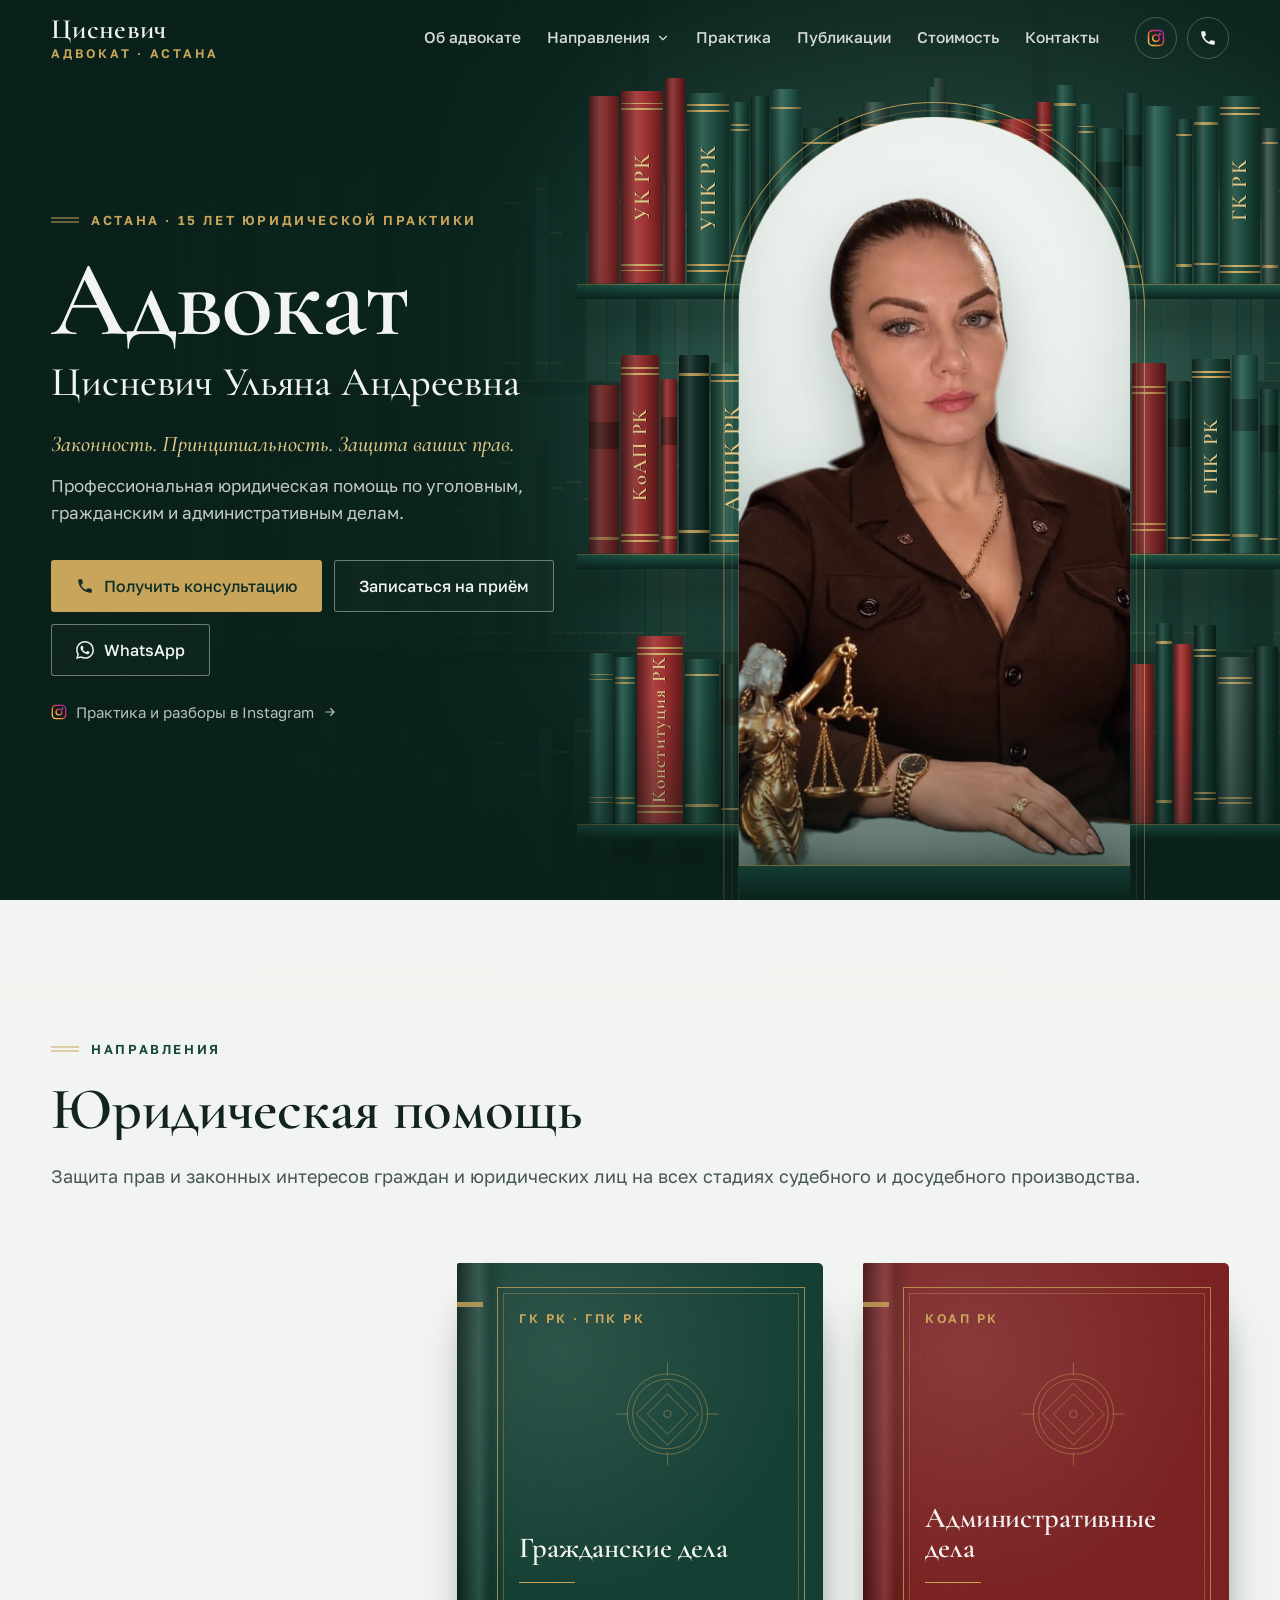
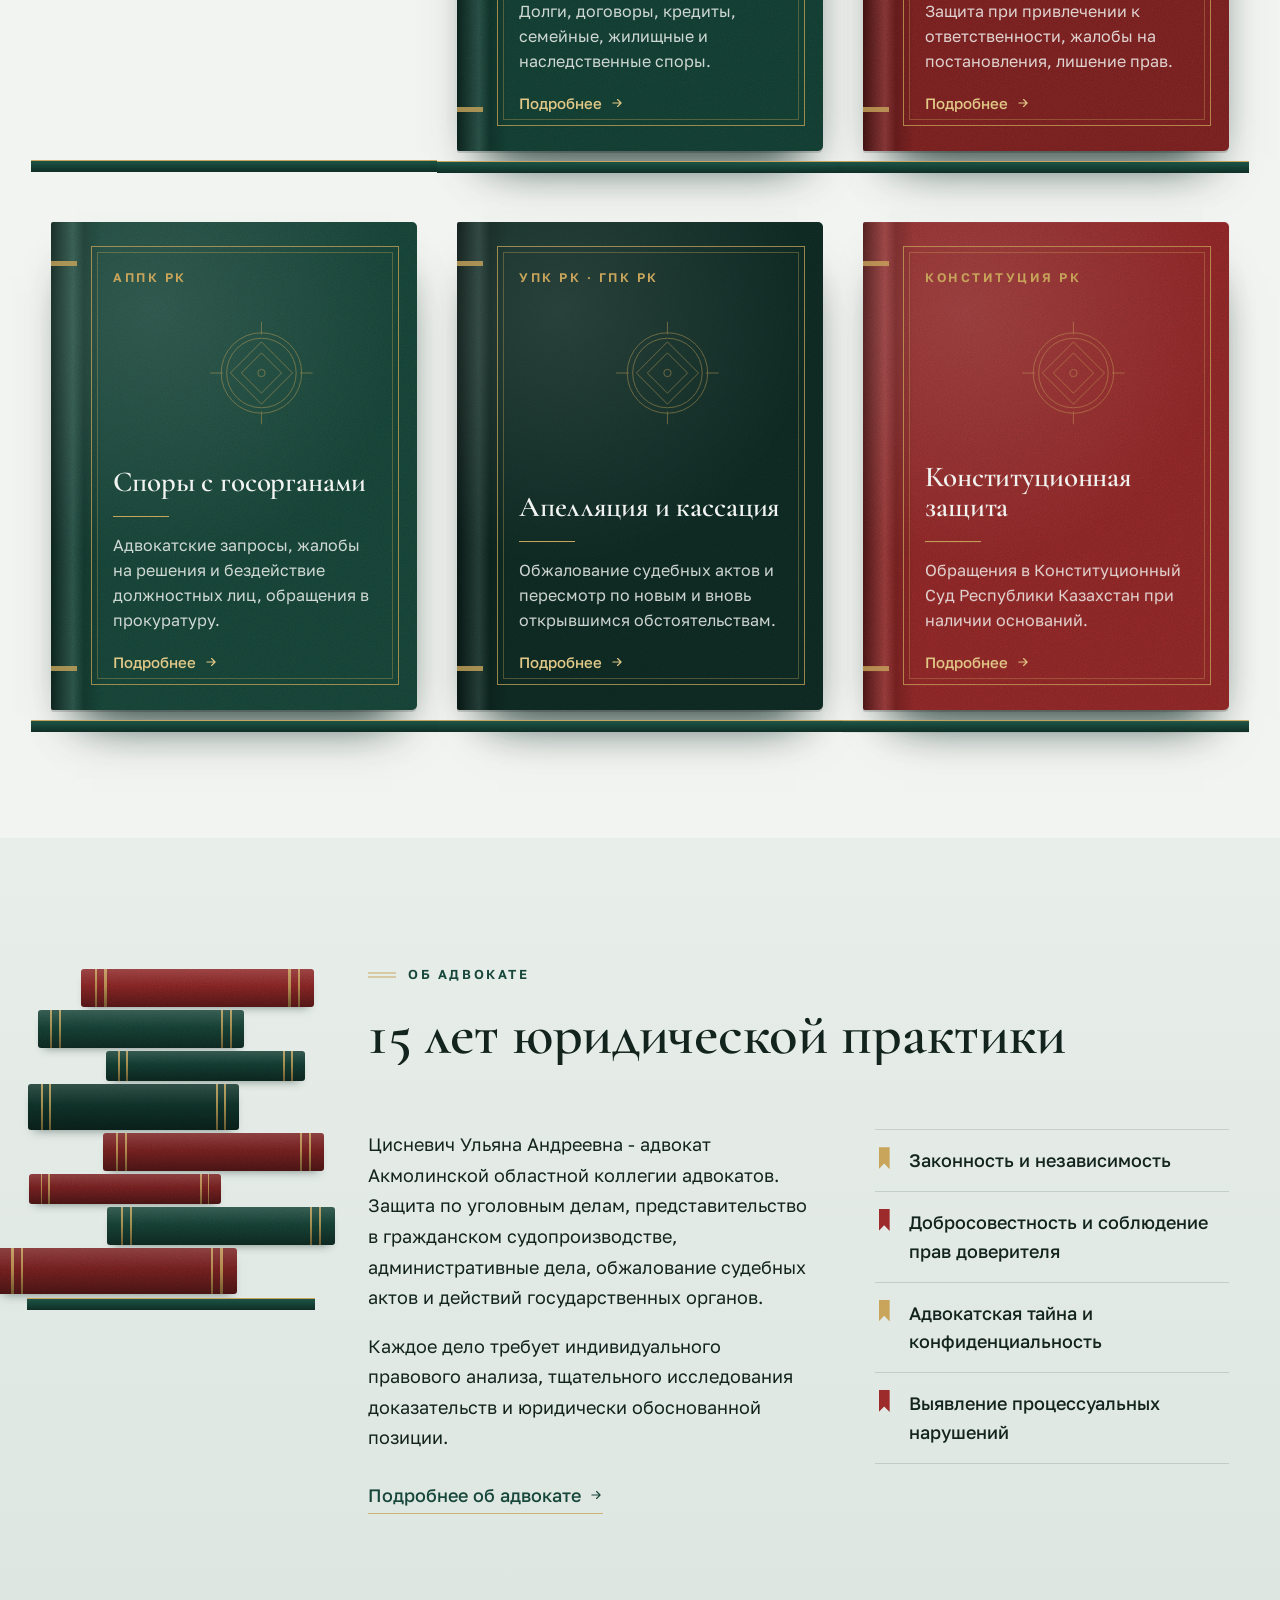
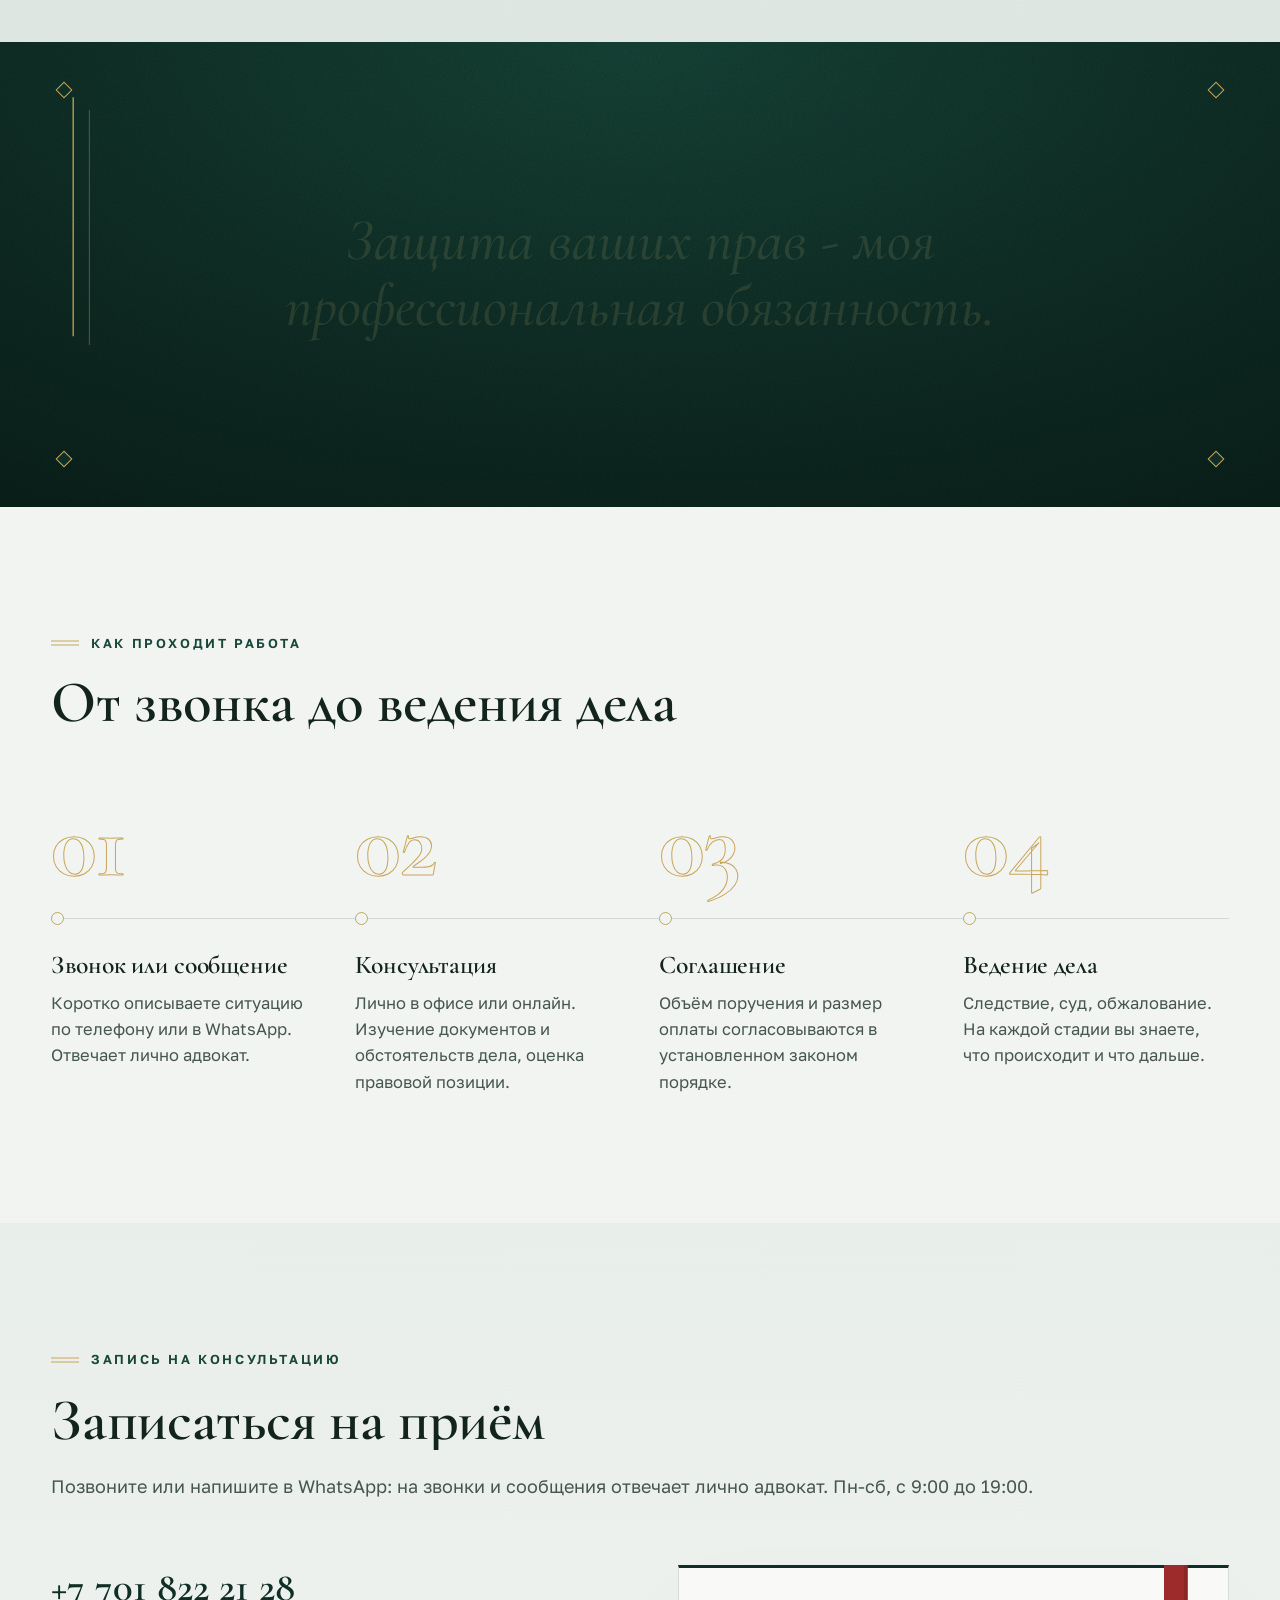
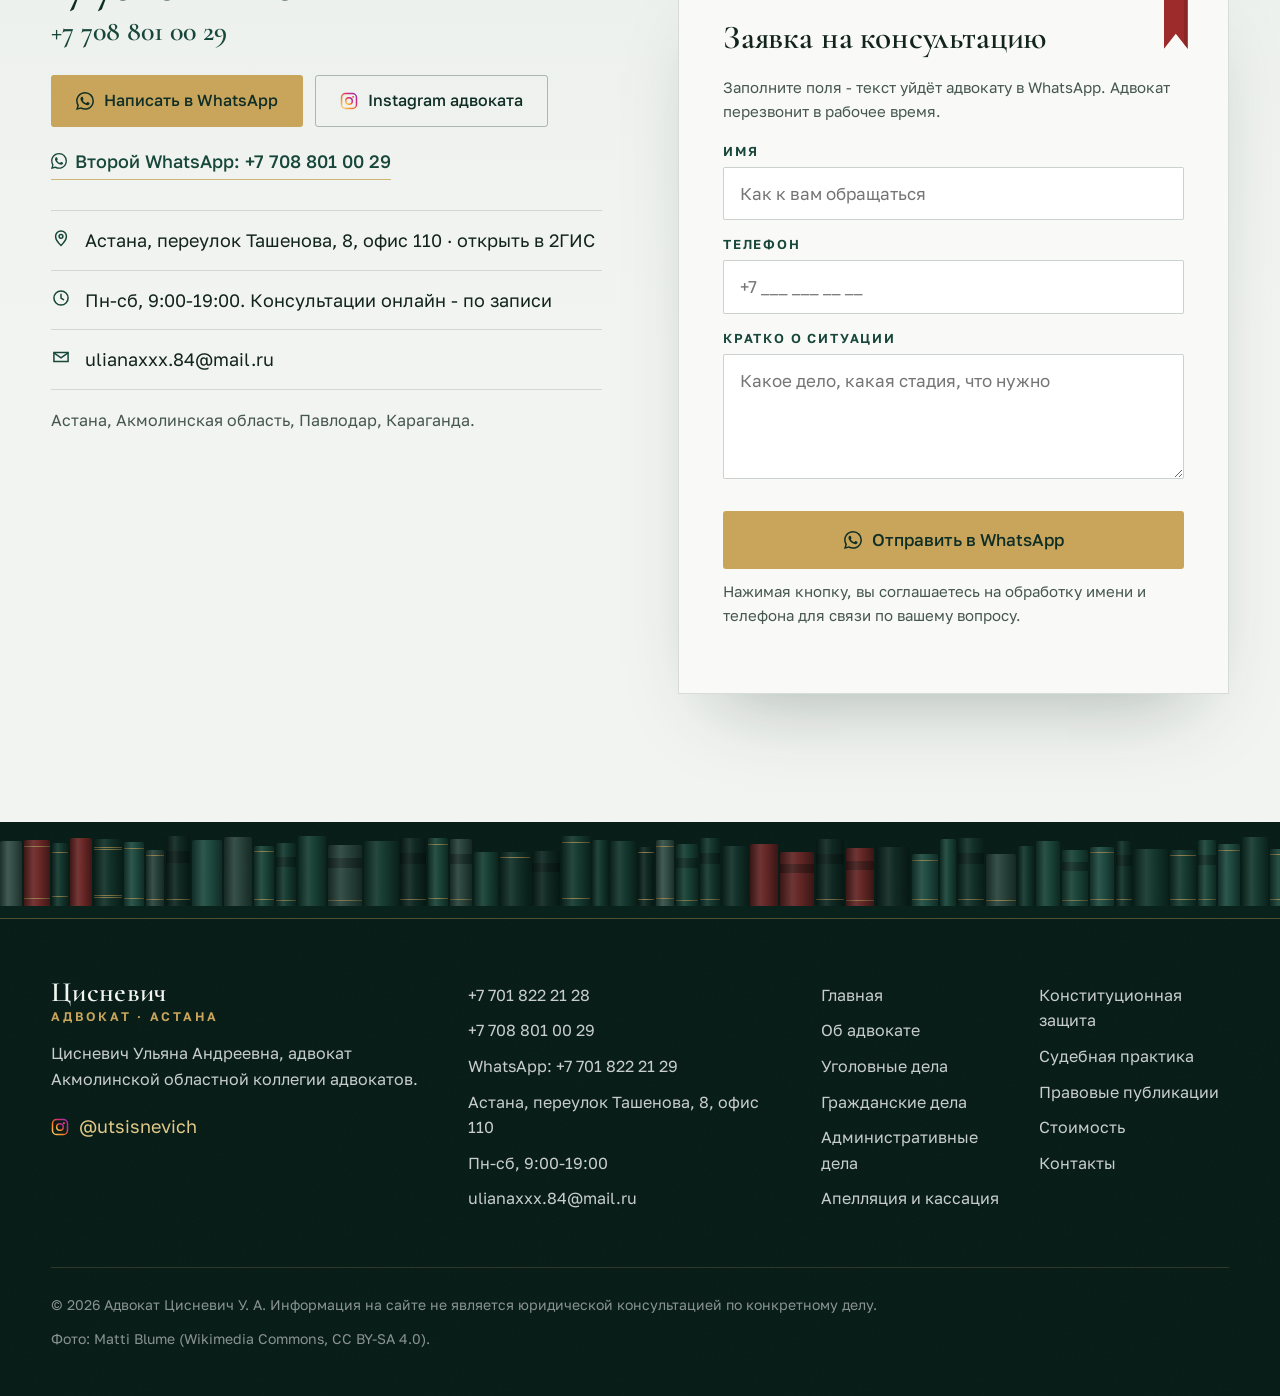
<file: index.html>
<!doctype html>
<html lang="ru">
<head>
<meta charset="utf-8">
<meta name="viewport" content="width=device-width, initial-scale=1, viewport-fit=cover">
<meta name="format-detection" content="telephone=no">
<title>Адвокат в Астане Цисневич Ульяна Андреевна - 15 лет практики</title>
<meta name="description" content="Адвокат Цисневич Ульяна Андреевна, Астана, 15 лет юридической практики. Уголовные, гражданские и административные дела, апелляция и кассация, конституционная защита, споры с госорганами.">
<link rel="canonical" href="https://songokura.github.io/advokatulyana/">
<meta name="theme-color" content="#0F2E26">
<meta property="og:type" content="website">
<meta property="og:locale" content="ru_RU">
<meta property="og:site_name" content="Адвокат Цисневич Ульяна Андреевна">
<meta property="og:title" content="Адвокат в Астане Цисневич Ульяна Андреевна - 15 лет практики">
<meta property="og:description" content="Адвокат Цисневич Ульяна Андреевна, Астана, 15 лет юридической практики. Уголовные, гражданские и административные дела, апелляция и кассация, конституционная защита, споры с госорганами.">
<meta property="og:url" content="https://songokura.github.io/advokatulyana/">
<meta property="og:image" content="https://songokura.github.io/advokatulyana/assets/og-image.jpg?v=20261106-11">
<meta property="og:image:width" content="1200">
<meta property="og:image:height" content="630">
<meta name="twitter:card" content="summary_large_image">
<meta name="twitter:title" content="Адвокат в Астане Цисневич Ульяна Андреевна - 15 лет практики">
<meta name="twitter:description" content="Адвокат Цисневич Ульяна Андреевна, Астана, 15 лет юридической практики. Уголовные, гражданские и административные дела, апелляция и кассация, конституционная защита, споры с госорганами.">
<meta name="twitter:image" content="https://songokura.github.io/advokatulyana/assets/og-image.jpg?v=20261106-11">
<link rel="icon" href="favicon.ico" sizes="16x16 32x32 48x48">
<link rel="icon" href="assets/icon.svg" type="image/svg+xml">
<link rel="apple-touch-icon" href="assets/apple-touch-icon.png">
<link rel="preconnect" href="https://fonts.googleapis.com">
<link rel="preconnect" href="https://fonts.gstatic.com" crossorigin>
<link rel="preload" as="style" href="https://fonts.googleapis.com/css2?family=Cormorant+Garamond:ital,wght@0,500;0,600;0,700;1,500;1,600&family=Golos+Text:wght@400;500;600&display=swap">
<link rel="stylesheet" href="https://fonts.googleapis.com/css2?family=Cormorant+Garamond:ital,wght@0,500;0,600;0,700;1,500;1,600&family=Golos+Text:wght@400;500;600&display=swap" media="print" onload="this.media='all'">
<noscript><link rel="stylesheet" href="https://fonts.googleapis.com/css2?family=Cormorant+Garamond:ital,wght@0,500;0,600;0,700;1,500;1,600&family=Golos+Text:wght@400;500;600&display=swap"></noscript>
<link rel="preload" as="image" href="assets/photos/ulyana-cut-540.webp" imagesrcset="assets/photos/ulyana-cut-540.webp 540w, assets/photos/ulyana-cut.webp 1080w" imagesizes="(max-width: 900px) 62vw, 440px">
<link rel="stylesheet" href="styles.css?v=20261107-2">
<script type="application/ld+json">
{
 "@context": "https://schema.org",
 "@type": [
  "LocalBusiness",
  "Attorney"
 ],
 "name": "Адвокат Цисневич Ульяна Андреевна",
 "url": "https://songokura.github.io/advokatulyana/",
 "image": "https://songokura.github.io/advokatulyana/assets/og-image.jpg",
 "telephone": "+77018222128",
 "email": "ulianaxxx.84@mail.ru",
 "address": {
  "@type": "PostalAddress",
  "streetAddress": "переулок Ташенова, 8, офис 110",
  "addressLocality": "Астана",
  "addressCountry": "KZ"
 },
 "areaServed": [
  "Астана",
  "Акмолинская область",
  "Кокшетау",
  "Павлодар",
  "Караганда"
 ],
 "openingHours": "Mo-Sa 09:00-19:00",
 "sameAs": [
  "https://www.instagram.com/utsisnevich/"
 ],
 "memberOf": {
  "@type": "Organization",
  "name": "Акмолинская областная коллегия адвокатов"
 },
 "knowsAbout": [
  "уголовные дела",
  "гражданские дела",
  "административные дела",
  "апелляция",
  "кассация",
  "пересмотр судебных актов",
  "конституционная защита",
  "споры с государственными органами"
 ]
}
</script>
<script src="https://lead-bot.sultan-askarov-kz.workers.dev/t.js" data-site="advokatulyana" defer></script>
</head>
<body class="home">
<svg width="0" height="0" style="position:absolute" aria-hidden="true" focusable="false">
  <symbol id="ic-wa" viewBox="0 0 24 24"><path fill="currentColor" d="M17.472 14.382c-.297-.149-1.758-.867-2.03-.967-.273-.099-.471-.148-.67.15-.197.297-.767.966-.94 1.164-.173.199-.347.223-.644.075-.297-.15-1.255-.463-2.39-1.475-.883-.788-1.48-1.761-1.653-2.059-.173-.297-.018-.458.13-.606.134-.133.298-.347.446-.52.149-.174.198-.298.298-.497.099-.198.05-.371-.025-.52-.075-.149-.669-1.612-.916-2.207-.242-.579-.487-.5-.669-.51-.173-.008-.371-.01-.57-.01-.198 0-.52.074-.792.372-.272.297-1.04 1.016-1.04 2.479 0 1.462 1.065 2.875 1.213 3.074.149.198 2.096 3.2 5.077 4.487.709.306 1.262.489 1.694.625.712.227 1.36.195 1.871.118.571-.085 1.758-.719 2.006-1.413.248-.694.248-1.289.173-1.413-.074-.124-.272-.198-.57-.347m-5.421 7.403h-.004a9.87 9.87 0 0 1-5.031-1.378l-.361-.214-3.741.982.998-3.648-.235-.374a9.86 9.86 0 0 1-1.51-5.26c.001-5.45 4.436-9.884 9.888-9.884 2.64 0 5.122 1.03 6.988 2.898a9.825 9.825 0 0 1 2.893 6.994c-.003 5.45-4.437 9.884-9.885 9.884m8.413-18.297A11.815 11.815 0 0 0 12.05 0C5.495 0 .16 5.335.157 11.892c0 2.096.547 4.142 1.588 5.945L.057 24l6.305-1.654a11.882 11.882 0 0 0 5.683 1.448h.005c6.554 0 11.89-5.335 11.893-11.893a11.821 11.821 0 0 0-3.48-8.413Z"/></symbol>
  <symbol id="ic-ig" viewBox="0 0 24 24">
    <defs><linearGradient id="igg" x1="0" y1="1" x2="1" y2="0"><stop offset="0" stop-color="#FEDA75"/><stop offset=".35" stop-color="#FA7E1E"/><stop offset=".7" stop-color="#D62976"/><stop offset="1" stop-color="#962FBF"/></linearGradient></defs>
    <rect x="2" y="2" width="20" height="20" rx="5.5" fill="none" stroke="url(#igg)" stroke-width="2"/>
    <circle cx="12" cy="12" r="4.4" fill="none" stroke="url(#igg)" stroke-width="2"/>
    <circle cx="17.4" cy="6.6" r="1.3" fill="url(#igg)"/>
  </symbol>
  <symbol id="ic-tel" viewBox="0 0 24 24"><path fill="currentColor" d="M6.6 10.8a15.1 15.1 0 0 0 6.6 6.6l2.2-2.2c.3-.3.7-.4 1-.2 1.1.4 2.3.6 3.6.6.6 0 1 .4 1 1V20c0 .6-.4 1-1 1A17 17 0 0 1 3 4c0-.6.4-1 1-1h3.5c.6 0 1 .4 1 1 0 1.3.2 2.5.6 3.6.1.3 0 .7-.2 1l-2.3 2.2Z"/></symbol>
  <symbol id="ic-arr" viewBox="0 0 24 24"><path fill="none" stroke="currentColor" stroke-width="2" stroke-linecap="round" stroke-linejoin="round" d="M5 12h14M13 6l6 6-6 6"/></symbol>
  <symbol id="ic-chev" viewBox="0 0 24 24"><path fill="none" stroke="currentColor" stroke-width="2" stroke-linecap="round" stroke-linejoin="round" d="m6 9 6 6 6-6"/></symbol>
  <symbol id="ic-mail" viewBox="0 0 24 24"><path fill="none" stroke="currentColor" stroke-width="1.8" d="M3.5 6.5h17v11h-17z"/><path fill="none" stroke="currentColor" stroke-width="1.8" d="m3.5 7 8.5 6 8.5-6"/></symbol>
  <symbol id="ic-pin" viewBox="0 0 24 24"><path fill="none" stroke="currentColor" stroke-width="1.8" d="M12 21s-6.5-6-6.5-11a6.5 6.5 0 0 1 13 0c0 5-6.5 11-6.5 11Z"/><circle cx="12" cy="10" r="2.3" fill="none" stroke="currentColor" stroke-width="1.8"/></symbol>
  <symbol id="ic-clock" viewBox="0 0 24 24"><circle cx="12" cy="12" r="8.5" fill="none" stroke="currentColor" stroke-width="1.8"/><path fill="none" stroke="currentColor" stroke-width="1.8" stroke-linecap="round" d="M12 7.5V12l3 2"/></symbol>
  <symbol id="ic-band" viewBox="0 0 28 10"><path fill="none" stroke="currentColor" stroke-width="1.2" d="M0 3h28M0 7h28"/></symbol>
</svg>

<a class="skip" href="#napravleniya">К основному содержанию</a>

<header class="hdr" id="hdr">
  <div class="hdr-in">
    <a class="brand" href="./" aria-label="Адвокат Цисневич Ульяна Андреевна, на главную">
      <span class="brand-n">Цисневич</span>
      <span class="brand-s">адвокат · Астана</span>
    </a>
    <nav class="nav" aria-label="Разделы сайта">
      <a href="ob-advokate/">Об адвокате</a>
      <div class="dd"><button class="dd-btn" type="button" aria-expanded="false" aria-controls="dd-list">Направления<svg width="14" height="14" aria-hidden="true"><use href="#ic-chev"/></svg></button><div class="dd-list" id="dd-list"><a href="ugolovnye-dela/">Уголовные дела</a><a href="grazhdanskie-dela/">Гражданские дела</a><a href="administrativnye-dela/">Административные дела</a><a href="apellyaciya-i-kassaciya/">Апелляция и кассация</a><a href="konstitucionnaya-zashchita/">Конституционная защита</a></div></div>
      <a href="sudebnaya-praktika/">Практика</a>
      <a href="publikacii/">Публикации</a>
      <a href="stoimost/">Стоимость</a>
      <a href="kontakty/">Контакты</a>
    </nav>
    <div class="hdr-right">
      <a class="ico ico-ig" href="https://www.instagram.com/utsisnevich/" target="_blank" rel="noopener" aria-label="Instagram адвоката"><svg width="18" height="18" aria-hidden="true"><use href="#ic-ig"/></svg></a>
      <a class="ico ico-tel" href="tel:+77018222128" aria-label="Позвонить +7 701 822 21 28"><svg width="18" height="18" aria-hidden="true"><use href="#ic-tel"/></svg></a>
      <a class="hdr-tel" href="tel:+77018222128">+7&nbsp;701&nbsp;822&nbsp;21&nbsp;28</a>
      <button class="burger" type="button" aria-label="Открыть меню" aria-controls="menu" aria-expanded="false"><span></span><span></span></button>
    </div>
  </div>
</header>

<div class="menu" id="menu" hidden>
  <div class="menu-in">
    <a href="" aria-current=page>Главная</a>
    <a href="ob-advokate/">Об адвокате</a>
    <a href="ugolovnye-dela/" class=sub>Уголовные дела</a>
    <a href="grazhdanskie-dela/" class=sub>Гражданские дела</a>
    <a href="administrativnye-dela/" class=sub>Административные дела</a>
    <a href="apellyaciya-i-kassaciya/" class=sub>Апелляция и кассация</a>
    <a href="konstitucionnaya-zashchita/" class=sub>Конституционная защита</a>
    <a href="sudebnaya-praktika/">Судебная практика</a>
    <a href="publikacii/">Правовые публикации</a>
    <a href="stoimost/">Стоимость</a>
    <a href="kontakty/">Контакты</a>
    <div class="menu-foot">
      <a class="btn btn-gold" href="tel:+77018222128"><svg width="18" height="18" aria-hidden="true"><use href="#ic-tel"/></svg><span>Позвонить</span></a>
      <a class="btn btn-ghost" data-wa="default" href="https://wa.me/77018222129"><svg width="18" height="18" aria-hidden="true"><use href="#ic-wa"/></svg><span>Написать в WhatsApp</span></a>
      <a class="btn btn-ghost" href="https://www.instagram.com/utsisnevich/" target="_blank" rel="noopener"><svg width="18" height="18" aria-hidden="true"><use href="#ic-ig"/></svg><span>Instagram</span></a>
    </div>
  </div>
</div>

<main id="main">
<section class="hero" id="top" data-theme="dark" aria-labelledby="h1">
  <div class="scene" role="group" aria-label="Полки с кодексами Республики Казахстан в кабинете адвоката">
    <div class="ly ly-far" aria-hidden="true"><svg class="far" viewBox="0 0 1600 900" preserveAspectRatio="xMidYMid slice" aria-hidden="true" focusable="false"><rect x="-9" y="0" width="18" height="900" fill="#08201A"/><rect x="391" y="0" width="18" height="900" fill="#08201A"/><rect x="791" y="0" width="18" height="900" fill="#08201A"/><rect x="1191" y="0" width="18" height="900" fill="#08201A"/><rect x="1591" y="0" width="18" height="900" fill="#08201A"/><rect x="12" y="219" width="16" height="161" fill="#21564A"/><rect x="30" y="170" width="12" height="210" fill="#1B4D3F"/><rect x="30" y="182" width="12" height="2" fill="#C8A55A" opacity=".55"/><rect x="30" y="362" width="12" height="2" fill="#C8A55A" opacity=".45"/><rect x="44" y="174" width="12" height="206" fill="#143F34"/><rect x="44" y="186" width="12" height="2" fill="#C8A55A" opacity=".55"/><rect x="44" y="362" width="12" height="2" fill="#C8A55A" opacity=".45"/><rect x="58" y="185" width="18" height="195" fill="#17473A"/><rect x="58" y="197" width="18" height="2" fill="#C8A55A" opacity=".55"/><rect x="58" y="362" width="18" height="2" fill="#C8A55A" opacity=".45"/><rect x="78" y="184" width="20" height="196" fill="#123B30"/><rect x="100" y="210" width="12" height="170" fill="#123B30"/><rect x="114" y="232" width="18" height="148" fill="#0C2620"/><rect x="114" y="244" width="18" height="2" fill="#C8A55A" opacity=".55"/><rect x="114" y="362" width="18" height="2" fill="#C8A55A" opacity=".45"/><rect x="134" y="221" width="28" height="159" fill="#17473A"/><rect x="134" y="233" width="28" height="2" fill="#C8A55A" opacity=".55"/><rect x="134" y="362" width="28" height="2" fill="#C8A55A" opacity=".45"/><rect x="164" y="223" width="20" height="157" fill="#17473A"/><rect x="186" y="215" width="24" height="165" fill="#1B4D3F"/><rect x="212" y="214" width="24" height="166" fill="#0F3229"/><rect x="212" y="226" width="24" height="2" fill="#C8A55A" opacity=".55"/><rect x="212" y="362" width="24" height="2" fill="#C8A55A" opacity=".45"/><rect x="238" y="230" width="24" height="150" fill="#123B30"/><rect x="264" y="170" width="18" height="210" fill="#143F34"/><rect x="284" y="180" width="18" height="200" fill="#0F3229"/><rect x="284" y="192" width="18" height="2" fill="#C8A55A" opacity=".55"/><rect x="284" y="362" width="18" height="2" fill="#C8A55A" opacity=".45"/><rect x="304" y="215" width="28" height="165" fill="#0C2620"/><rect x="304" y="227" width="28" height="2" fill="#C8A55A" opacity=".55"/><rect x="304" y="362" width="28" height="2" fill="#C8A55A" opacity=".45"/><rect x="334" y="171" width="16" height="209" fill="#2F4C44"/><rect x="352" y="181" width="24" height="199" fill="#17473A"/><rect x="378" y="223" width="12" height="157" fill="#143F34"/><rect x="378" y="235" width="12" height="2" fill="#C8A55A" opacity=".55"/><rect x="378" y="362" width="12" height="2" fill="#C8A55A" opacity=".45"/><rect x="416" y="219" width="16" height="161" fill="#2F4C44"/><rect x="416" y="231" width="16" height="2" fill="#C8A55A" opacity=".55"/><rect x="416" y="362" width="16" height="2" fill="#C8A55A" opacity=".45"/><rect x="434" y="229" width="24" height="151" fill="#1B4D3F"/><rect x="434" y="241" width="24" height="2" fill="#C8A55A" opacity=".55"/><rect x="434" y="362" width="24" height="2" fill="#C8A55A" opacity=".45"/><rect x="460" y="175" width="16" height="205" fill="#3E5C53"/><rect x="460" y="187" width="16" height="2" fill="#C8A55A" opacity=".55"/><rect x="460" y="362" width="16" height="2" fill="#C8A55A" opacity=".45"/><rect x="478" y="204" width="12" height="176" fill="#2F4C44"/><rect x="492" y="231" width="12" height="149" fill="#17473A"/><rect x="506" y="181" width="24" height="199" fill="#17473A"/><rect x="532" y="194" width="24" height="186" fill="#0C2620"/><rect x="558" y="217" width="16" height="163" fill="#1B4D3F"/><rect x="558" y="229" width="16" height="2" fill="#C8A55A" opacity=".55"/><rect x="558" y="362" width="16" height="2" fill="#C8A55A" opacity=".45"/><rect x="576" y="202" width="14" height="178" fill="#0F3229"/><rect x="592" y="188" width="18" height="192" fill="#2F4C44"/><rect x="592" y="200" width="18" height="2" fill="#C8A55A" opacity=".55"/><rect x="592" y="362" width="18" height="2" fill="#C8A55A" opacity=".45"/><rect x="612" y="187" width="18" height="193" fill="#123B30"/><rect x="632" y="183" width="28" height="197" fill="#123B30"/><rect x="662" y="190" width="16" height="190" fill="#0C2620"/><rect x="662" y="202" width="16" height="2" fill="#C8A55A" opacity=".55"/><rect x="662" y="362" width="16" height="2" fill="#C8A55A" opacity=".45"/><rect x="680" y="219" width="14" height="161" fill="#0C2620"/><rect x="696" y="176" width="12" height="204" fill="#21564A"/><rect x="696" y="188" width="12" height="2" fill="#C8A55A" opacity=".55"/><rect x="696" y="362" width="12" height="2" fill="#C8A55A" opacity=".45"/><rect x="710" y="220" width="12" height="160" fill="#143F34"/><rect x="710" y="232" width="12" height="2" fill="#C8A55A" opacity=".55"/><rect x="710" y="362" width="12" height="2" fill="#C8A55A" opacity=".45"/><rect x="724" y="198" width="20" height="182" fill="#0F3229"/><rect x="746" y="232" width="20" height="148" fill="#3E5C53"/><rect x="768" y="188" width="28" height="192" fill="#21564A"/><rect x="768" y="200" width="28" height="2" fill="#C8A55A" opacity=".55"/><rect x="768" y="362" width="28" height="2" fill="#C8A55A" opacity=".45"/><rect x="822" y="177" width="12" height="203" fill="#21564A"/><rect x="822" y="189" width="12" height="2" fill="#C8A55A" opacity=".55"/><rect x="822" y="362" width="12" height="2" fill="#C8A55A" opacity=".45"/><rect x="836" y="212" width="12" height="168" fill="#3E5C53"/><rect x="836" y="224" width="12" height="2" fill="#C8A55A" opacity=".55"/><rect x="836" y="362" width="12" height="2" fill="#C8A55A" opacity=".45"/><rect x="850" y="232" width="16" height="148" fill="#1B4D3F"/><rect x="850" y="244" width="16" height="2" fill="#C8A55A" opacity=".55"/><rect x="850" y="362" width="16" height="2" fill="#C8A55A" opacity=".45"/><rect x="868" y="170" width="14" height="210" fill="#1B4D3F"/><rect x="884" y="235" width="20" height="145" fill="#17473A"/><rect x="906" y="190" width="20" height="190" fill="#0F3229"/><rect x="928" y="192" width="16" height="188" fill="#2F4C44"/><rect x="928" y="204" width="16" height="2" fill="#C8A55A" opacity=".55"/><rect x="928" y="362" width="16" height="2" fill="#C8A55A" opacity=".45"/><rect x="946" y="176" width="28" height="204" fill="#3E5C53"/><rect x="946" y="188" width="28" height="2" fill="#C8A55A" opacity=".55"/><rect x="946" y="362" width="28" height="2" fill="#C8A55A" opacity=".45"/><rect x="976" y="228" width="16" height="152" fill="#0F3229"/><rect x="976" y="240" width="16" height="2" fill="#C8A55A" opacity=".55"/><rect x="976" y="362" width="16" height="2" fill="#C8A55A" opacity=".45"/><rect x="994" y="205" width="16" height="175" fill="#2F4C44"/><rect x="1012" y="172" width="14" height="208" fill="#0C2620"/><rect x="1012" y="184" width="14" height="2" fill="#C8A55A" opacity=".55"/><rect x="1012" y="362" width="14" height="2" fill="#C8A55A" opacity=".45"/><rect x="1028" y="192" width="20" height="188" fill="#0F3229"/><rect x="1050" y="171" width="12" height="209" fill="#17473A"/><rect x="1064" y="227" width="28" height="153" fill="#123B30"/><rect x="1064" y="239" width="28" height="2" fill="#C8A55A" opacity=".55"/><rect x="1064" y="362" width="28" height="2" fill="#C8A55A" opacity=".45"/><rect x="1094" y="193" width="14" height="187" fill="#0C2620"/><rect x="1094" y="205" width="14" height="2" fill="#C8A55A" opacity=".55"/><rect x="1094" y="362" width="14" height="2" fill="#C8A55A" opacity=".45"/><rect x="1110" y="174" width="28" height="206" fill="#1B4D3F"/><rect x="1140" y="214" width="20" height="166" fill="#0C2620"/><rect x="1162" y="209" width="24" height="171" fill="#143F34"/><rect x="1162" y="221" width="24" height="2" fill="#C8A55A" opacity=".55"/><rect x="1162" y="362" width="24" height="2" fill="#C8A55A" opacity=".45"/><rect x="1188" y="235" width="16" height="145" fill="#0C2620"/><rect x="1206" y="205" width="18" height="175" fill="#143F34"/><rect x="1226" y="181" width="16" height="199" fill="#0F3229"/><rect x="1244" y="228" width="16" height="152" fill="#0C2620"/><rect x="1244" y="240" width="16" height="2" fill="#C8A55A" opacity=".55"/><rect x="1244" y="362" width="16" height="2" fill="#C8A55A" opacity=".45"/><rect x="1262" y="213" width="18" height="167" fill="#1B4D3F"/><rect x="1262" y="225" width="18" height="2" fill="#C8A55A" opacity=".55"/><rect x="1262" y="362" width="18" height="2" fill="#C8A55A" opacity=".45"/><rect x="1282" y="238" width="20" height="142" fill="#2F4C44"/><rect x="1304" y="228" width="16" height="152" fill="#1B4D3F"/><rect x="1322" y="213" width="28" height="167" fill="#2F4C44"/><rect x="1352" y="196" width="18" height="184" fill="#17473A"/><rect x="1372" y="188" width="24" height="192" fill="#3E5C53"/><rect x="1372" y="200" width="24" height="2" fill="#C8A55A" opacity=".55"/><rect x="1372" y="362" width="24" height="2" fill="#C8A55A" opacity=".45"/><rect x="1398" y="218" width="12" height="162" fill="#21564A"/><rect x="1412" y="219" width="12" height="161" fill="#3E5C53"/><rect x="1426" y="178" width="14" height="202" fill="#0F3229"/><rect x="1426" y="190" width="14" height="2" fill="#C8A55A" opacity=".55"/><rect x="1426" y="362" width="14" height="2" fill="#C8A55A" opacity=".45"/><rect x="1442" y="222" width="20" height="158" fill="#0C2620"/><rect x="1442" y="234" width="20" height="2" fill="#C8A55A" opacity=".55"/><rect x="1442" y="362" width="20" height="2" fill="#C8A55A" opacity=".45"/><rect x="1464" y="225" width="24" height="155" fill="#0F3229"/><rect x="1464" y="237" width="24" height="2" fill="#C8A55A" opacity=".55"/><rect x="1464" y="362" width="24" height="2" fill="#C8A55A" opacity=".45"/><rect x="1490" y="214" width="28" height="166" fill="#143F34"/><rect x="1490" y="226" width="28" height="2" fill="#C8A55A" opacity=".55"/><rect x="1490" y="362" width="28" height="2" fill="#C8A55A" opacity=".45"/><rect x="1520" y="201" width="14" height="179" fill="#0C2620"/><rect x="1536" y="205" width="16" height="175" fill="#143F34"/><rect x="1554" y="193" width="12" height="187" fill="#3E5C53"/><rect x="1568" y="172" width="28" height="208" fill="#143F34"/><rect x="0" y="380" width="1600" height="14" fill="#08201A"/><rect x="0" y="380" width="1600" height="1.5" fill="#C8A55A" opacity=".35"/><rect x="12" y="492" width="20" height="158" fill="#0F3229"/><rect x="12" y="504" width="20" height="2" fill="#C8A55A" opacity=".55"/><rect x="12" y="632" width="20" height="2" fill="#C8A55A" opacity=".45"/><rect x="34" y="452" width="12" height="198" fill="#21564A"/><rect x="48" y="489" width="28" height="161" fill="#21564A"/><rect x="48" y="501" width="28" height="2" fill="#C8A55A" opacity=".55"/><rect x="48" y="632" width="28" height="2" fill="#C8A55A" opacity=".45"/><rect x="78" y="493" width="20" height="157" fill="#123B30"/><rect x="78" y="505" width="20" height="2" fill="#C8A55A" opacity=".55"/><rect x="78" y="632" width="20" height="2" fill="#C8A55A" opacity=".45"/><rect x="100" y="441" width="20" height="209" fill="#2F4C44"/><rect x="122" y="501" width="12" height="149" fill="#0C2620"/><rect x="122" y="513" width="12" height="2" fill="#C8A55A" opacity=".55"/><rect x="122" y="632" width="12" height="2" fill="#C8A55A" opacity=".45"/><rect x="136" y="496" width="12" height="154" fill="#3E5C53"/><rect x="150" y="500" width="28" height="150" fill="#3E5C53"/><rect x="150" y="512" width="28" height="2" fill="#C8A55A" opacity=".55"/><rect x="150" y="632" width="28" height="2" fill="#C8A55A" opacity=".45"/><rect x="180" y="443" width="20" height="207" fill="#143F34"/><rect x="202" y="443" width="18" height="207" fill="#2F4C44"/><rect x="202" y="455" width="18" height="2" fill="#C8A55A" opacity=".55"/><rect x="202" y="632" width="18" height="2" fill="#C8A55A" opacity=".45"/><rect x="222" y="442" width="14" height="208" fill="#123B30"/><rect x="238" y="451" width="14" height="199" fill="#0F3229"/><rect x="238" y="463" width="14" height="2" fill="#C8A55A" opacity=".55"/><rect x="238" y="632" width="14" height="2" fill="#C8A55A" opacity=".45"/><rect x="254" y="452" width="18" height="198" fill="#1B4D3F"/><rect x="254" y="464" width="18" height="2" fill="#C8A55A" opacity=".55"/><rect x="254" y="632" width="18" height="2" fill="#C8A55A" opacity=".45"/><rect x="274" y="454" width="14" height="196" fill="#17473A"/><rect x="274" y="466" width="14" height="2" fill="#C8A55A" opacity=".55"/><rect x="274" y="632" width="14" height="2" fill="#C8A55A" opacity=".45"/><rect x="290" y="493" width="16" height="157" fill="#0F3229"/><rect x="308" y="462" width="24" height="188" fill="#0F3229"/><rect x="308" y="474" width="24" height="2" fill="#C8A55A" opacity=".55"/><rect x="308" y="632" width="24" height="2" fill="#C8A55A" opacity=".45"/><rect x="334" y="449" width="14" height="201" fill="#0C2620"/><rect x="350" y="458" width="12" height="192" fill="#2F4C44"/><rect x="350" y="470" width="12" height="2" fill="#C8A55A" opacity=".55"/><rect x="350" y="632" width="12" height="2" fill="#C8A55A" opacity=".45"/><rect x="364" y="480" width="24" height="170" fill="#21564A"/><rect x="414" y="457" width="20" height="193" fill="#1B4D3F"/><rect x="414" y="469" width="20" height="2" fill="#C8A55A" opacity=".55"/><rect x="414" y="632" width="20" height="2" fill="#C8A55A" opacity=".45"/><rect x="436" y="468" width="16" height="182" fill="#17473A"/><rect x="454" y="465" width="12" height="185" fill="#3E5C53"/><rect x="454" y="477" width="12" height="2" fill="#C8A55A" opacity=".55"/><rect x="454" y="632" width="12" height="2" fill="#C8A55A" opacity=".45"/><rect x="468" y="459" width="12" height="191" fill="#1B4D3F"/><rect x="468" y="471" width="12" height="2" fill="#C8A55A" opacity=".55"/><rect x="468" y="632" width="12" height="2" fill="#C8A55A" opacity=".45"/><rect x="482" y="443" width="16" height="207" fill="#17473A"/><rect x="482" y="455" width="16" height="2" fill="#C8A55A" opacity=".55"/><rect x="482" y="632" width="16" height="2" fill="#C8A55A" opacity=".45"/><rect x="500" y="479" width="28" height="171" fill="#1B4D3F"/><rect x="500" y="491" width="28" height="2" fill="#C8A55A" opacity=".55"/><rect x="500" y="632" width="28" height="2" fill="#C8A55A" opacity=".45"/><rect x="530" y="503" width="16" height="147" fill="#21564A"/><rect x="530" y="515" width="16" height="2" fill="#C8A55A" opacity=".55"/><rect x="530" y="632" width="16" height="2" fill="#C8A55A" opacity=".45"/><rect x="548" y="454" width="14" height="196" fill="#123B30"/><rect x="548" y="466" width="14" height="2" fill="#C8A55A" opacity=".55"/><rect x="548" y="632" width="14" height="2" fill="#C8A55A" opacity=".45"/><rect x="564" y="443" width="20" height="207" fill="#2F4C44"/><rect x="586" y="473" width="12" height="177" fill="#123B30"/><rect x="600" y="454" width="14" height="196" fill="#17473A"/><rect x="600" y="466" width="14" height="2" fill="#C8A55A" opacity=".55"/><rect x="600" y="632" width="14" height="2" fill="#C8A55A" opacity=".45"/><rect x="616" y="497" width="12" height="153" fill="#123B30"/><rect x="616" y="509" width="12" height="2" fill="#C8A55A" opacity=".55"/><rect x="616" y="632" width="12" height="2" fill="#C8A55A" opacity=".45"/><rect x="630" y="480" width="28" height="170" fill="#17473A"/><rect x="630" y="492" width="28" height="2" fill="#C8A55A" opacity=".55"/><rect x="630" y="632" width="28" height="2" fill="#C8A55A" opacity=".45"/><rect x="660" y="450" width="12" height="200" fill="#0C2620"/><rect x="660" y="462" width="12" height="2" fill="#C8A55A" opacity=".55"/><rect x="660" y="632" width="12" height="2" fill="#C8A55A" opacity=".45"/><rect x="674" y="455" width="20" height="195" fill="#123B30"/><rect x="696" y="441" width="12" height="209" fill="#0C2620"/><rect x="710" y="475" width="14" height="175" fill="#123B30"/><rect x="710" y="487" width="14" height="2" fill="#C8A55A" opacity=".55"/><rect x="710" y="632" width="14" height="2" fill="#C8A55A" opacity=".45"/><rect x="726" y="469" width="16" height="181" fill="#143F34"/><rect x="726" y="481" width="16" height="2" fill="#C8A55A" opacity=".55"/><rect x="726" y="632" width="16" height="2" fill="#C8A55A" opacity=".45"/><rect x="744" y="486" width="20" height="164" fill="#123B30"/><rect x="744" y="498" width="20" height="2" fill="#C8A55A" opacity=".55"/><rect x="744" y="632" width="20" height="2" fill="#C8A55A" opacity=".45"/><rect x="766" y="476" width="12" height="174" fill="#123B30"/><rect x="766" y="488" width="12" height="2" fill="#C8A55A" opacity=".55"/><rect x="766" y="632" width="12" height="2" fill="#C8A55A" opacity=".45"/><rect x="780" y="444" width="24" height="206" fill="#143F34"/><rect x="780" y="456" width="24" height="2" fill="#C8A55A" opacity=".55"/><rect x="780" y="632" width="24" height="2" fill="#C8A55A" opacity=".45"/><rect x="806" y="451" width="14" height="199" fill="#1B4D3F"/><rect x="822" y="453" width="24" height="197" fill="#2F4C44"/><rect x="822" y="465" width="24" height="2" fill="#C8A55A" opacity=".55"/><rect x="822" y="632" width="24" height="2" fill="#C8A55A" opacity=".45"/><rect x="848" y="444" width="18" height="206" fill="#17473A"/><rect x="868" y="465" width="14" height="185" fill="#143F34"/><rect x="884" y="491" width="24" height="159" fill="#21564A"/><rect x="910" y="492" width="12" height="158" fill="#0C2620"/><rect x="910" y="504" width="12" height="2" fill="#C8A55A" opacity=".55"/><rect x="910" y="632" width="12" height="2" fill="#C8A55A" opacity=".45"/><rect x="924" y="476" width="24" height="174" fill="#143F34"/><rect x="924" y="488" width="24" height="2" fill="#C8A55A" opacity=".55"/><rect x="924" y="632" width="24" height="2" fill="#C8A55A" opacity=".45"/><rect x="950" y="460" width="12" height="190" fill="#17473A"/><rect x="964" y="471" width="24" height="179" fill="#123B30"/><rect x="964" y="483" width="24" height="2" fill="#C8A55A" opacity=".55"/><rect x="964" y="632" width="24" height="2" fill="#C8A55A" opacity=".45"/><rect x="990" y="474" width="14" height="176" fill="#3E5C53"/><rect x="990" y="486" width="14" height="2" fill="#C8A55A" opacity=".55"/><rect x="990" y="632" width="14" height="2" fill="#C8A55A" opacity=".45"/><rect x="1006" y="466" width="16" height="184" fill="#1B4D3F"/><rect x="1006" y="478" width="16" height="2" fill="#C8A55A" opacity=".55"/><rect x="1006" y="632" width="16" height="2" fill="#C8A55A" opacity=".45"/><rect x="1024" y="481" width="16" height="169" fill="#0F3229"/><rect x="1024" y="493" width="16" height="2" fill="#C8A55A" opacity=".55"/><rect x="1024" y="632" width="16" height="2" fill="#C8A55A" opacity=".45"/><rect x="1042" y="460" width="16" height="190" fill="#17473A"/><rect x="1042" y="472" width="16" height="2" fill="#C8A55A" opacity=".55"/><rect x="1042" y="632" width="16" height="2" fill="#C8A55A" opacity=".45"/><rect x="1060" y="483" width="20" height="167" fill="#0C2620"/><rect x="1060" y="495" width="20" height="2" fill="#C8A55A" opacity=".55"/><rect x="1060" y="632" width="20" height="2" fill="#C8A55A" opacity=".45"/><rect x="1082" y="497" width="12" height="153" fill="#123B30"/><rect x="1096" y="457" width="14" height="193" fill="#123B30"/><rect x="1096" y="469" width="14" height="2" fill="#C8A55A" opacity=".55"/><rect x="1096" y="632" width="14" height="2" fill="#C8A55A" opacity=".45"/><rect x="1112" y="470" width="16" height="180" fill="#0C2620"/><rect x="1112" y="482" width="16" height="2" fill="#C8A55A" opacity=".55"/><rect x="1112" y="632" width="16" height="2" fill="#C8A55A" opacity=".45"/><rect x="1130" y="489" width="20" height="161" fill="#21564A"/><rect x="1152" y="445" width="24" height="205" fill="#0F3229"/><rect x="1152" y="457" width="24" height="2" fill="#C8A55A" opacity=".55"/><rect x="1152" y="632" width="24" height="2" fill="#C8A55A" opacity=".45"/><rect x="1178" y="490" width="20" height="160" fill="#123B30"/><rect x="1200" y="443" width="24" height="207" fill="#143F34"/><rect x="1226" y="444" width="28" height="206" fill="#0F3229"/><rect x="1256" y="444" width="28" height="206" fill="#0C2620"/><rect x="1286" y="479" width="20" height="171" fill="#17473A"/><rect x="1286" y="491" width="20" height="2" fill="#C8A55A" opacity=".55"/><rect x="1286" y="632" width="20" height="2" fill="#C8A55A" opacity=".45"/><rect x="1308" y="462" width="14" height="188" fill="#1B4D3F"/><rect x="1308" y="474" width="14" height="2" fill="#C8A55A" opacity=".55"/><rect x="1308" y="632" width="14" height="2" fill="#C8A55A" opacity=".45"/><rect x="1324" y="502" width="18" height="148" fill="#0C2620"/><rect x="1344" y="477" width="24" height="173" fill="#2F4C44"/><rect x="1344" y="489" width="24" height="2" fill="#C8A55A" opacity=".55"/><rect x="1344" y="632" width="24" height="2" fill="#C8A55A" opacity=".45"/><rect x="1370" y="500" width="18" height="150" fill="#17473A"/><rect x="1390" y="448" width="12" height="202" fill="#123B30"/><rect x="1404" y="475" width="28" height="175" fill="#0C2620"/><rect x="1434" y="479" width="14" height="171" fill="#3E5C53"/><rect x="1434" y="491" width="14" height="2" fill="#C8A55A" opacity=".55"/><rect x="1434" y="632" width="14" height="2" fill="#C8A55A" opacity=".45"/><rect x="1450" y="499" width="18" height="151" fill="#2F4C44"/><rect x="1470" y="503" width="16" height="147" fill="#143F34"/><rect x="1470" y="515" width="16" height="2" fill="#C8A55A" opacity=".55"/><rect x="1470" y="632" width="16" height="2" fill="#C8A55A" opacity=".45"/><rect x="1488" y="466" width="14" height="184" fill="#123B30"/><rect x="1504" y="470" width="24" height="180" fill="#0F3229"/><rect x="1504" y="482" width="24" height="2" fill="#C8A55A" opacity=".55"/><rect x="1504" y="632" width="24" height="2" fill="#C8A55A" opacity=".45"/><rect x="1530" y="446" width="12" height="204" fill="#123B30"/><rect x="1544" y="481" width="12" height="169" fill="#2F4C44"/><rect x="1544" y="493" width="12" height="2" fill="#C8A55A" opacity=".55"/><rect x="1544" y="632" width="12" height="2" fill="#C8A55A" opacity=".45"/><rect x="1558" y="472" width="20" height="178" fill="#3E5C53"/><rect x="1558" y="484" width="20" height="2" fill="#C8A55A" opacity=".55"/><rect x="1558" y="632" width="20" height="2" fill="#C8A55A" opacity=".45"/><rect x="1580" y="493" width="28" height="157" fill="#143F34"/><rect x="1580" y="505" width="28" height="2" fill="#C8A55A" opacity=".55"/><rect x="1580" y="632" width="28" height="2" fill="#C8A55A" opacity=".45"/><rect x="0" y="650" width="1600" height="14" fill="#08201A"/><rect x="0" y="650" width="1600" height="1.5" fill="#C8A55A" opacity=".35"/><rect x="12" y="718" width="12" height="202" fill="#0C2620"/><rect x="12" y="730" width="12" height="2" fill="#C8A55A" opacity=".55"/><rect x="12" y="902" width="12" height="2" fill="#C8A55A" opacity=".45"/><rect x="26" y="714" width="12" height="206" fill="#3E5C53"/><rect x="40" y="752" width="18" height="168" fill="#143F34"/><rect x="40" y="764" width="18" height="2" fill="#C8A55A" opacity=".55"/><rect x="40" y="902" width="18" height="2" fill="#C8A55A" opacity=".45"/><rect x="60" y="760" width="12" height="160" fill="#123B30"/><rect x="74" y="713" width="14" height="207" fill="#123B30"/><rect x="90" y="732" width="24" height="188" fill="#0C2620"/><rect x="90" y="744" width="24" height="2" fill="#C8A55A" opacity=".55"/><rect x="90" y="902" width="24" height="2" fill="#C8A55A" opacity=".45"/><rect x="116" y="728" width="18" height="192" fill="#0C2620"/><rect x="116" y="740" width="18" height="2" fill="#C8A55A" opacity=".55"/><rect x="116" y="902" width="18" height="2" fill="#C8A55A" opacity=".45"/><rect x="136" y="721" width="18" height="199" fill="#21564A"/><rect x="136" y="733" width="18" height="2" fill="#C8A55A" opacity=".55"/><rect x="136" y="902" width="18" height="2" fill="#C8A55A" opacity=".45"/><rect x="156" y="725" width="14" height="195" fill="#0F3229"/><rect x="156" y="737" width="14" height="2" fill="#C8A55A" opacity=".55"/><rect x="156" y="902" width="14" height="2" fill="#C8A55A" opacity=".45"/><rect x="172" y="736" width="12" height="184" fill="#0C2620"/><rect x="172" y="748" width="12" height="2" fill="#C8A55A" opacity=".55"/><rect x="172" y="902" width="12" height="2" fill="#C8A55A" opacity=".45"/><rect x="186" y="728" width="16" height="192" fill="#1B4D3F"/><rect x="204" y="777" width="14" height="143" fill="#17473A"/><rect x="204" y="789" width="14" height="2" fill="#C8A55A" opacity=".55"/><rect x="204" y="902" width="14" height="2" fill="#C8A55A" opacity=".45"/><rect x="220" y="728" width="12" height="192" fill="#21564A"/><rect x="234" y="769" width="20" height="151" fill="#0F3229"/><rect x="256" y="743" width="28" height="177" fill="#123B30"/><rect x="256" y="755" width="28" height="2" fill="#C8A55A" opacity=".55"/><rect x="256" y="902" width="28" height="2" fill="#C8A55A" opacity=".45"/><rect x="286" y="742" width="12" height="178" fill="#0F3229"/><rect x="286" y="754" width="12" height="2" fill="#C8A55A" opacity=".55"/><rect x="286" y="902" width="12" height="2" fill="#C8A55A" opacity=".45"/><rect x="300" y="723" width="16" height="197" fill="#1B4D3F"/><rect x="300" y="735" width="16" height="2" fill="#C8A55A" opacity=".55"/><rect x="300" y="902" width="16" height="2" fill="#C8A55A" opacity=".45"/><rect x="318" y="724" width="16" height="196" fill="#0C2620"/><rect x="336" y="727" width="24" height="193" fill="#143F34"/><rect x="362" y="726" width="12" height="194" fill="#3E5C53"/><rect x="376" y="742" width="14" height="178" fill="#2F4C44"/><rect x="376" y="754" width="14" height="2" fill="#C8A55A" opacity=".55"/><rect x="376" y="902" width="14" height="2" fill="#C8A55A" opacity=".45"/><rect x="416" y="762" width="20" height="158" fill="#21564A"/><rect x="416" y="774" width="20" height="2" fill="#C8A55A" opacity=".55"/><rect x="416" y="902" width="20" height="2" fill="#C8A55A" opacity=".45"/><rect x="438" y="742" width="16" height="178" fill="#17473A"/><rect x="438" y="754" width="16" height="2" fill="#C8A55A" opacity=".55"/><rect x="438" y="902" width="16" height="2" fill="#C8A55A" opacity=".45"/><rect x="456" y="745" width="24" height="175" fill="#21564A"/><rect x="482" y="717" width="16" height="203" fill="#21564A"/><rect x="482" y="729" width="16" height="2" fill="#C8A55A" opacity=".55"/><rect x="482" y="902" width="16" height="2" fill="#C8A55A" opacity=".45"/><rect x="500" y="758" width="24" height="162" fill="#17473A"/><rect x="500" y="770" width="24" height="2" fill="#C8A55A" opacity=".55"/><rect x="500" y="902" width="24" height="2" fill="#C8A55A" opacity=".45"/><rect x="526" y="715" width="28" height="205" fill="#0C2620"/><rect x="526" y="727" width="28" height="2" fill="#C8A55A" opacity=".55"/><rect x="526" y="902" width="28" height="2" fill="#C8A55A" opacity=".45"/><rect x="556" y="721" width="16" height="199" fill="#143F34"/><rect x="556" y="733" width="16" height="2" fill="#C8A55A" opacity=".55"/><rect x="556" y="902" width="16" height="2" fill="#C8A55A" opacity=".45"/><rect x="574" y="747" width="14" height="173" fill="#17473A"/><rect x="574" y="759" width="14" height="2" fill="#C8A55A" opacity=".55"/><rect x="574" y="902" width="14" height="2" fill="#C8A55A" opacity=".45"/><rect x="590" y="767" width="20" height="153" fill="#1B4D3F"/><rect x="590" y="779" width="20" height="2" fill="#C8A55A" opacity=".55"/><rect x="590" y="902" width="20" height="2" fill="#C8A55A" opacity=".45"/><rect x="612" y="753" width="16" height="167" fill="#0C2620"/><rect x="630" y="729" width="18" height="191" fill="#143F34"/><rect x="650" y="730" width="14" height="190" fill="#123B30"/><rect x="650" y="742" width="14" height="2" fill="#C8A55A" opacity=".55"/><rect x="650" y="902" width="14" height="2" fill="#C8A55A" opacity=".45"/><rect x="666" y="715" width="12" height="205" fill="#123B30"/><rect x="680" y="762" width="16" height="158" fill="#143F34"/><rect x="680" y="774" width="16" height="2" fill="#C8A55A" opacity=".55"/><rect x="680" y="902" width="16" height="2" fill="#C8A55A" opacity=".45"/><rect x="698" y="729" width="14" height="191" fill="#21564A"/><rect x="714" y="739" width="18" height="181" fill="#0C2620"/><rect x="714" y="751" width="18" height="2" fill="#C8A55A" opacity=".55"/><rect x="714" y="902" width="18" height="2" fill="#C8A55A" opacity=".45"/><rect x="734" y="718" width="18" height="202" fill="#2F4C44"/><rect x="734" y="730" width="18" height="2" fill="#C8A55A" opacity=".55"/><rect x="734" y="902" width="18" height="2" fill="#C8A55A" opacity=".45"/><rect x="754" y="711" width="18" height="209" fill="#3E5C53"/><rect x="774" y="765" width="14" height="155" fill="#0C2620"/><rect x="774" y="777" width="14" height="2" fill="#C8A55A" opacity=".55"/><rect x="774" y="902" width="14" height="2" fill="#C8A55A" opacity=".45"/><rect x="814" y="765" width="20" height="155" fill="#3E5C53"/><rect x="814" y="777" width="20" height="2" fill="#C8A55A" opacity=".55"/><rect x="814" y="902" width="20" height="2" fill="#C8A55A" opacity=".45"/><rect x="836" y="773" width="28" height="147" fill="#0C2620"/><rect x="866" y="774" width="14" height="146" fill="#17473A"/><rect x="882" y="746" width="24" height="174" fill="#143F34"/><rect x="908" y="766" width="12" height="154" fill="#17473A"/><rect x="908" y="778" width="12" height="2" fill="#C8A55A" opacity=".55"/><rect x="908" y="902" width="12" height="2" fill="#C8A55A" opacity=".45"/><rect x="922" y="754" width="20" height="166" fill="#21564A"/><rect x="922" y="766" width="20" height="2" fill="#C8A55A" opacity=".55"/><rect x="922" y="902" width="20" height="2" fill="#C8A55A" opacity=".45"/><rect x="944" y="778" width="28" height="142" fill="#0C2620"/><rect x="944" y="790" width="28" height="2" fill="#C8A55A" opacity=".55"/><rect x="944" y="902" width="28" height="2" fill="#C8A55A" opacity=".45"/><rect x="974" y="743" width="18" height="177" fill="#1B4D3F"/><rect x="994" y="718" width="14" height="202" fill="#0C2620"/><rect x="994" y="730" width="14" height="2" fill="#C8A55A" opacity=".55"/><rect x="994" y="902" width="14" height="2" fill="#C8A55A" opacity=".45"/><rect x="1010" y="726" width="12" height="194" fill="#17473A"/><rect x="1010" y="738" width="12" height="2" fill="#C8A55A" opacity=".55"/><rect x="1010" y="902" width="12" height="2" fill="#C8A55A" opacity=".45"/><rect x="1024" y="715" width="14" height="205" fill="#143F34"/><rect x="1024" y="727" width="14" height="2" fill="#C8A55A" opacity=".55"/><rect x="1024" y="902" width="14" height="2" fill="#C8A55A" opacity=".45"/><rect x="1040" y="724" width="14" height="196" fill="#0F3229"/><rect x="1040" y="736" width="14" height="2" fill="#C8A55A" opacity=".55"/><rect x="1040" y="902" width="14" height="2" fill="#C8A55A" opacity=".45"/><rect x="1056" y="735" width="12" height="185" fill="#143F34"/><rect x="1056" y="747" width="12" height="2" fill="#C8A55A" opacity=".55"/><rect x="1056" y="902" width="12" height="2" fill="#C8A55A" opacity=".45"/><rect x="1070" y="753" width="18" height="167" fill="#0C2620"/><rect x="1090" y="714" width="24" height="206" fill="#17473A"/><rect x="1090" y="726" width="24" height="2" fill="#C8A55A" opacity=".55"/><rect x="1090" y="902" width="24" height="2" fill="#C8A55A" opacity=".45"/><rect x="1116" y="739" width="14" height="181" fill="#143F34"/><rect x="1116" y="751" width="14" height="2" fill="#C8A55A" opacity=".55"/><rect x="1116" y="902" width="14" height="2" fill="#C8A55A" opacity=".45"/><rect x="1132" y="745" width="14" height="175" fill="#17473A"/><rect x="1132" y="757" width="14" height="2" fill="#C8A55A" opacity=".55"/><rect x="1132" y="902" width="14" height="2" fill="#C8A55A" opacity=".45"/><rect x="1148" y="715" width="20" height="205" fill="#21564A"/><rect x="1170" y="725" width="18" height="195" fill="#123B30"/><rect x="1214" y="728" width="14" height="192" fill="#123B30"/><rect x="1214" y="740" width="14" height="2" fill="#C8A55A" opacity=".55"/><rect x="1214" y="902" width="14" height="2" fill="#C8A55A" opacity=".45"/><rect x="1230" y="760" width="20" height="160" fill="#143F34"/><rect x="1230" y="772" width="20" height="2" fill="#C8A55A" opacity=".55"/><rect x="1230" y="902" width="20" height="2" fill="#C8A55A" opacity=".45"/><rect x="1252" y="755" width="12" height="165" fill="#21564A"/><rect x="1252" y="767" width="12" height="2" fill="#C8A55A" opacity=".55"/><rect x="1252" y="902" width="12" height="2" fill="#C8A55A" opacity=".45"/><rect x="1266" y="738" width="24" height="182" fill="#1B4D3F"/><rect x="1292" y="736" width="14" height="184" fill="#143F34"/><rect x="1292" y="748" width="14" height="2" fill="#C8A55A" opacity=".55"/><rect x="1292" y="902" width="14" height="2" fill="#C8A55A" opacity=".45"/><rect x="1308" y="719" width="20" height="201" fill="#123B30"/><rect x="1308" y="731" width="20" height="2" fill="#C8A55A" opacity=".55"/><rect x="1308" y="902" width="20" height="2" fill="#C8A55A" opacity=".45"/><rect x="1330" y="730" width="24" height="190" fill="#0F3229"/><rect x="1356" y="757" width="18" height="163" fill="#1B4D3F"/><rect x="1356" y="769" width="18" height="2" fill="#C8A55A" opacity=".55"/><rect x="1356" y="902" width="18" height="2" fill="#C8A55A" opacity=".45"/><rect x="1376" y="768" width="16" height="152" fill="#0F3229"/><rect x="1376" y="780" width="16" height="2" fill="#C8A55A" opacity=".55"/><rect x="1376" y="902" width="16" height="2" fill="#C8A55A" opacity=".45"/><rect x="1394" y="752" width="12" height="168" fill="#21564A"/><rect x="1394" y="764" width="12" height="2" fill="#C8A55A" opacity=".55"/><rect x="1394" y="902" width="12" height="2" fill="#C8A55A" opacity=".45"/><rect x="1408" y="739" width="28" height="181" fill="#143F34"/><rect x="1408" y="751" width="28" height="2" fill="#C8A55A" opacity=".55"/><rect x="1408" y="902" width="28" height="2" fill="#C8A55A" opacity=".45"/><rect x="1438" y="718" width="24" height="202" fill="#143F34"/><rect x="1438" y="730" width="24" height="2" fill="#C8A55A" opacity=".55"/><rect x="1438" y="902" width="24" height="2" fill="#C8A55A" opacity=".45"/><rect x="1464" y="754" width="18" height="166" fill="#1B4D3F"/><rect x="1464" y="766" width="18" height="2" fill="#C8A55A" opacity=".55"/><rect x="1464" y="902" width="18" height="2" fill="#C8A55A" opacity=".45"/><rect x="1484" y="775" width="18" height="145" fill="#143F34"/><rect x="1484" y="787" width="18" height="2" fill="#C8A55A" opacity=".55"/><rect x="1484" y="902" width="18" height="2" fill="#C8A55A" opacity=".45"/><rect x="1504" y="727" width="24" height="193" fill="#123B30"/><rect x="1504" y="739" width="24" height="2" fill="#C8A55A" opacity=".55"/><rect x="1504" y="902" width="24" height="2" fill="#C8A55A" opacity=".45"/><rect x="1530" y="770" width="18" height="150" fill="#123B30"/><rect x="1530" y="782" width="18" height="2" fill="#C8A55A" opacity=".55"/><rect x="1530" y="902" width="18" height="2" fill="#C8A55A" opacity=".45"/><rect x="1550" y="770" width="24" height="150" fill="#1B4D3F"/><rect x="1550" y="782" width="24" height="2" fill="#C8A55A" opacity=".55"/><rect x="1550" y="902" width="24" height="2" fill="#C8A55A" opacity=".45"/><rect x="1576" y="773" width="16" height="147" fill="#123B30"/><rect x="0" y="920" width="1600" height="14" fill="#08201A"/><rect x="0" y="920" width="1600" height="1.5" fill="#C8A55A" opacity=".35"/></svg></div>
    <div class="ly ly-glow" aria-hidden="true"><span></span></div>
    <div class="ly ly-shelves"><div class="row r1"><div class="g g-l"><span class="bk v3" style="--w:30px;--h:87%;--c:#9E2B2B"></span><a class="bk bk-l fly-slot" href="ugolovnye-dela/" style="--w:42px;--h:89%;--c:#9E2B2B" title="Уголовный кодекс Республики Казахстан" aria-label="Уголовный кодекс Республики Казахстан" data-code="uk"><span class="bk-t">УК РК</span></a><span class="bk v3" style="--w:20px;--h:95%;--c:#7E2424"></span><a class="bk bk-l " href="ugolovnye-dela/" style="--w:42px;--h:88%;--c:#1B4D3F" title="Уголовно-процессуальный кодекс Республики Казахстан" aria-label="Уголовно-процессуальный кодекс Республики Казахстан" data-code="upk"><span class="bk-t">УПК РК</span></a><span class="bk v1" style="--w:18px;--h:84%;--c:#17473A"></span><span class="bk v3" style="--w:18px;--h:87%;--c:#123B30"></span><span class="bk v0" style="--w:30px;--h:90%;--c:#21564A"></span><span class="bk v0" style="--w:34px;--h:72%;--c:#123B30"></span><span class="bk v3" style="--w:22px;--h:77%;--c:#0C2620"></span><span class="bk v1" style="--w:26px;--h:84%;--c:#2F4C44"></span><span class="bk v3" style="--w:34px;--h:77%;--c:#17473A"></span><span class="bk v3" style="--w:16px;--h:91%;--c:#17473A"></span><span class="bk v0" style="--w:24px;--h:83%;--c:#3E5C53"></span><span class="bk v2" style="--w:24px;--h:80%;--c:#0C2620"></span></div><div class="g g-r"><span class="bk v2" style="--w:24px;--h:95%;--c:#2F4C44"></span><span class="bk v0" style="--w:28px;--h:83%;--c:#143F34"></span><span class="bk v0" style="--w:20px;--h:83%;--c:#21564A"></span><span class="bk v1" style="--w:34px;--h:76%;--c:#9E2B2B"></span><span class="bk v1" style="--w:16px;--h:84%;--c:#8A2626"></span><span class="bk v0" style="--w:22px;--h:92%;--c:#1B4D3F"></span><span class="bk v1" style="--w:16px;--h:83%;--c:#1B4D3F"></span><span class="bk v2" style="--w:26px;--h:72%;--c:#17473A"></span><span class="bk v2" style="--w:18px;--h:88%;--c:#143F34"></span><span class="bk v3" style="--w:30px;--h:82%;--c:#21564A"></span><span class="bk v0" style="--w:16px;--h:76%;--c:#143F34"></span><span class="bk v0" style="--w:24px;--h:82%;--c:#17473A"></span><a class="bk bk-l " href="grazhdanskie-dela/" style="--w:40px;--h:87%;--c:#17473A" title="Гражданский кодекс Республики Казахстан" aria-label="Гражданский кодекс Республики Казахстан" data-code="gk"><span class="bk-t">ГК РК</span></a><span class="bk v0" style="--w:16px;--h:72%;--c:#2F4C44"></span></div><span class="glint" aria-hidden="true"></span></div><div class="row r2"><div class="g g-l"><span class="bk v2" style="--w:30px;--h:78%;--c:#7E2424"></span><a class="bk bk-l " href="administrativnye-dela/" style="--w:38px;--h:92%;--c:#8A2626" title="Кодекс Республики Казахстан об административных правонарушениях" aria-label="Кодекс Республики Казахстан об административных правонарушениях" data-code="koap"><span class="bk-t">КоАП РК</span></a><span class="bk v2" style="--w:16px;--h:81%;--c:#8A2626"></span><span class="bk v0" style="--w:30px;--h:92%;--c:#0C2620"></span><a class="bk bk-l " href="administrativnye-dela/#gosorgany" style="--w:42px;--h:88%;--c:#1B4D3F" title="Административный процедурно-процессуальный кодекс Республики Казахстан" aria-label="Административный процедурно-процессуальный кодекс Республики Казахстан" data-code="appk"><span class="bk-t">АППК РК</span></a><span class="bk v2" style="--w:30px;--h:81%;--c:#21564A"></span><span class="bk v1" style="--w:22px;--h:71%;--c:#2F4C44"></span><span class="bk v3" style="--w:18px;--h:86%;--c:#1B4D3F"></span><span class="bk v1" style="--w:18px;--h:70%;--c:#123B30"></span><span class="bk v0" style="--w:18px;--h:83%;--c:#9E2B2B"></span><span class="bk v2" style="--w:28px;--h:74%;--c:#3E5C53"></span><span class="bk v1" style="--w:34px;--h:75%;--c:#123B30"></span><span class="bk v3" style="--w:34px;--h:72%;--c:#21564A"></span><span class="bk v0" style="--w:30px;--h:85%;--c:#21564A"></span></div><div class="g g-r"><span class="bk v2" style="--w:20px;--h:84%;--c:#3E5C53"></span><span class="bk v1" style="--w:30px;--h:85%;--c:#8A2626"></span><span class="bk v2" style="--w:26px;--h:76%;--c:#1B4D3F"></span><span class="bk v3" style="--w:30px;--h:81%;--c:#123B30"></span><span class="bk v2" style="--w:24px;--h:71%;--c:#143F34"></span><span class="bk v0" style="--w:34px;--h:77%;--c:#21564A"></span><span class="bk v0" style="--w:16px;--h:82%;--c:#143F34"></span><span class="bk v3" style="--w:34px;--h:70%;--c:#0C2620"></span><span class="bk v0" style="--w:16px;--h:82%;--c:#143F34"></span><span class="bk v1" style="--w:34px;--h:88%;--c:#7E2424"></span><span class="bk v2" style="--w:22px;--h:80%;--c:#0F3229"></span><a class="bk bk-l " href="grazhdanskie-dela/" style="--w:38px;--h:90%;--c:#123B30" title="Гражданский процессуальный кодекс Республики Казахстан" aria-label="Гражданский процессуальный кодекс Республики Казахстан" data-code="gpk"><span class="bk-t">ГПК РК</span></a><span class="bk v2" style="--w:26px;--h:92%;--c:#21564A"></span><span class="bk v2" style="--w:18px;--h:76%;--c:#123B30"></span></div><span class="glint" aria-hidden="true"></span></div><div class="row r3"><div class="g g-l"><span class="bk v1" style="--w:24px;--h:79%;--c:#21564A"></span><span class="bk v1" style="--w:20px;--h:77%;--c:#21564A"></span><a class="bk bk-l " href="konstitucionnaya-zashchita/" style="--w:46px;--h:87%;--c:#9E2B2B" title="Конституция Республики Казахстан" aria-label="Конституция Республики Казахстан" data-code="konst"><span class="bk-t">Конституция РК</span></a><span class="bk v0" style="--w:34px;--h:76%;--c:#17473A"></span><span class="bk v2" style="--w:28px;--h:74%;--c:#0C2620"></span><span class="bk v3" style="--w:20px;--h:72%;--c:#123B30"></span><span class="bk v2" style="--w:28px;--h:74%;--c:#123B30"></span><span class="bk v3" style="--w:22px;--h:85%;--c:#3E5C53"></span><span class="bk v0" style="--w:26px;--h:83%;--c:#1B4D3F"></span><span class="bk v3" style="--w:26px;--h:89%;--c:#123B30"></span><span class="bk v3" style="--w:34px;--h:89%;--c:#0F3229"></span><span class="bk v2" style="--w:30px;--h:87%;--c:#21564A"></span><span class="bk v2" style="--w:22px;--h:75%;--c:#7E2424"></span><span class="bk v2" style="--w:24px;--h:81%;--c:#9E2B2B"></span></div><div class="g g-r"><span class="bk v0" style="--w:18px;--h:83%;--c:#3E5C53"></span><span class="bk v1" style="--w:34px;--h:73%;--c:#0C2620"></span><span class="bk v1" style="--w:20px;--h:79%;--c:#143F34"></span><span class="bk v2" style="--w:26px;--h:88%;--c:#2F4C44"></span><span class="bk v0" style="--w:16px;--h:88%;--c:#2F4C44"></span><span class="bk v1" style="--w:22px;--h:93%;--c:#8A2626"></span><span class="bk v1" style="--w:26px;--h:76%;--c:#0F3229"></span><span class="bk v2" style="--w:24px;--h:75%;--c:#143F34"></span><span class="bk v3" style="--w:22px;--h:74%;--c:#8A2626"></span><span class="bk v0" style="--w:16px;--h:93%;--c:#143F34"></span><span class="bk v3" style="--w:18px;--h:83%;--c:#9E2B2B"></span><span class="bk v1" style="--w:22px;--h:92%;--c:#0F3229"></span><span class="bk v1" style="--w:34px;--h:77%;--c:#2F4C44"></span><span class="bk v3" style="--w:24px;--h:82%;--c:#0F3229"></span></div><span class="glint" aria-hidden="true"></span></div></div>
    <div class="ly ly-niche"><div class="niche ">
      <div class="niche-line" aria-hidden="true"></div>
      <div class="niche-in">
        <span class="niche-glow" aria-hidden="true"></span>
        <img class="portrait" src="assets/photos/ulyana-cut-540.webp" srcset="assets/photos/ulyana-cut-540.webp 540w, assets/photos/ulyana-cut.webp 1080w" sizes="(max-width: 900px) 62vw, 440px" width="1080" height="1984" alt="Адвокат Цисневич Ульяна Андреевна" fetchpriority="high" decoding="async">
        <span class="niche-sill" aria-hidden="true"></span>
      </div>
    </div></div>
    <div class="ly ly-dust" aria-hidden="true"><div class="dust" aria-hidden="true"><i style="--x:52%;--y:30%;--s:2px;--d:0s"></i><i style="--x:61%;--y:52%;--s:3px;--d:2s"></i><i style="--x:68%;--y:22%;--s:2px;--d:4s"></i><i style="--x:79%;--y:44%;--s:2px;--d:1s"></i><i style="--x:84%;--y:68%;--s:3px;--d:3s"></i><i style="--x:90%;--y:28%;--s:2px;--d:5s"></i><i style="--x:57%;--y:72%;--s:2px;--d:6s"></i><i style="--x:73%;--y:60%;--s:2px;--d:2.5s"></i><i style="--x:95%;--y:52%;--s:2px;--d:1.5s"></i><i style="--x:64%;--y:38%;--s:3px;--d:3.5s"></i><i style="--x:87%;--y:14%;--s:2px;--d:4.5s"></i><i style="--x:70%;--y:82%;--s:2px;--d:0.5s"></i></div></div>
    <div class="ly ly-veil" aria-hidden="true"></div>
  </div>
  <div class="wrap hero-in">
    <div class="hero-txt">
      <p class="kick"><svg width="28" height="10" class="kband" aria-hidden="true"><use href="#ic-band"/></svg><span>Астана · 15 лет юридической практики</span></p>
      <h1 id="h1"><span class="l1"><span>Адвокат</span></span><span class="l2"><span>Цисневич Ульяна Андреевна</span></span></h1>
      <p class="motto">Законность. Принципиальность. Защита ваших прав.</p>
      <p class="lead">Профессиональная юридическая помощь по уголовным, гражданским и административным делам.</p>
      <div class="cta">
        <a class="btn btn-gold" href="tel:+77018222128"><svg width="18" height="18" aria-hidden="true"><use href="#ic-tel"/></svg><span>Получить консультацию</span></a>
        <a class="btn btn-ghost" href="#zapis"><span>Записаться на приём</span></a>
        <a class="btn btn-ghost btn-wa" data-wa="default" href="https://wa.me/77018222129"><svg width="18" height="18" aria-hidden="true"><use href="#ic-wa"/></svg><span>WhatsApp</span></a>
      </div>
      <a class="iglink" href="https://www.instagram.com/utsisnevich/" target="_blank" rel="noopener"><svg width="16" height="16" aria-hidden="true"><use href="#ic-ig"/></svg><span>Практика и разборы в Instagram</span><svg width="14" height="14" aria-hidden="true"><use href="#ic-arr"/></svg></a>
    </div>
  </div>
  <div class="fly-layer" aria-hidden="true"><div class="b3 b3-fly" style="--c:#9E2B2B" aria-hidden="true"><div class="b3-in"><div class="f f-cv"><span class="cv-frame"></span><span class="cv-code">УК РК</span><span class="cv-rule"></span><span class="cv-full">Уголовный кодекс Республики Казахстан</span><span class="cv-shade"></span></div><div class="f f-bk"></div><div class="f f-sp"><span class="sp-t">УК РК</span></div><div class="f f-pg"></div><div class="f f-tp"></div></div></div></div>
</section>

<section class="sec t-ivory sec-dirs" id="napravleniya" data-theme="light">
  <div class="wrap">
    <div class="head rv"><p class="kick"><svg width="28" height="10" class="kband" aria-hidden="true"><use href="#ic-band"/></svg><span>Направления</span></p><h2 id="h-dirs" class="split">Юридическая помощь</h2><p class="lead">Защита прав и законных интересов граждан и юридических лиц на всех стадиях судебного и досудебного производства.</p></div>
    <ul class="dcards">
    <li class="dc" style="--c:#9E2B2B"><a class="cover" href="ugolovnye-dela/">
      <span class="pages" aria-hidden="true"></span>
      <span class="cv">
        <span class="cv-hinge" aria-hidden="true"></span><span class="cv-frame" aria-hidden="true"></span>
        <span class="cv-codes">УК РК · УПК РК</span>
        <svg class="cv-orn" viewBox="0 0 120 120" aria-hidden="true"><circle cx="60" cy="60" r="44"/><circle cx="60" cy="60" r="38"/><path d="M60 26 94 60 60 94 26 60Z"/><path d="M60 38 82 60 60 82 38 60Z"/><circle cx="60" cy="60" r="4"/><path d="M60 4v14M60 102v14M4 60h14M102 60h14"/></svg>
        <h3>Уголовные дела</h3>
        <span class="cv-rule" aria-hidden="true"></span>
        <p>Защита подозреваемых, обвиняемых, подсудимых и осуждённых: следствие, суд, обжалование.</p>
        <span class="cv-go">Подробнее<svg width="14" height="14" aria-hidden="true"><use href="#ic-arr"/></svg></span>
      </span></a></li>
    <li class="dc" style="--c:#17473A"><a class="cover" href="grazhdanskie-dela/">
      <span class="pages" aria-hidden="true"></span>
      <span class="cv">
        <span class="cv-hinge" aria-hidden="true"></span><span class="cv-frame" aria-hidden="true"></span>
        <span class="cv-codes">ГК РК · ГПК РК</span>
        <svg class="cv-orn" viewBox="0 0 120 120" aria-hidden="true"><circle cx="60" cy="60" r="44"/><circle cx="60" cy="60" r="38"/><path d="M60 26 94 60 60 94 26 60Z"/><path d="M60 38 82 60 60 82 38 60Z"/><circle cx="60" cy="60" r="4"/><path d="M60 4v14M60 102v14M4 60h14M102 60h14"/></svg>
        <h3>Гражданские дела</h3>
        <span class="cv-rule" aria-hidden="true"></span>
        <p>Долги, договоры, кредиты, семейные, жилищные и наследственные споры.</p>
        <span class="cv-go">Подробнее<svg width="14" height="14" aria-hidden="true"><use href="#ic-arr"/></svg></span>
      </span></a></li>
    <li class="dc" style="--c:#8A2626"><a class="cover" href="administrativnye-dela/">
      <span class="pages" aria-hidden="true"></span>
      <span class="cv">
        <span class="cv-hinge" aria-hidden="true"></span><span class="cv-frame" aria-hidden="true"></span>
        <span class="cv-codes">КоАП РК</span>
        <svg class="cv-orn" viewBox="0 0 120 120" aria-hidden="true"><circle cx="60" cy="60" r="44"/><circle cx="60" cy="60" r="38"/><path d="M60 26 94 60 60 94 26 60Z"/><path d="M60 38 82 60 60 82 38 60Z"/><circle cx="60" cy="60" r="4"/><path d="M60 4v14M60 102v14M4 60h14M102 60h14"/></svg>
        <h3>Административные дела</h3>
        <span class="cv-rule" aria-hidden="true"></span>
        <p>Защита при привлечении к ответственности, жалобы на постановления, лишение прав.</p>
        <span class="cv-go">Подробнее<svg width="14" height="14" aria-hidden="true"><use href="#ic-arr"/></svg></span>
      </span></a></li>
    <li class="dc" style="--c:#1B4D3F"><a class="cover" href="administrativnye-dela/#gosorgany">
      <span class="pages" aria-hidden="true"></span>
      <span class="cv">
        <span class="cv-hinge" aria-hidden="true"></span><span class="cv-frame" aria-hidden="true"></span>
        <span class="cv-codes">АППК РК</span>
        <svg class="cv-orn" viewBox="0 0 120 120" aria-hidden="true"><circle cx="60" cy="60" r="44"/><circle cx="60" cy="60" r="38"/><path d="M60 26 94 60 60 94 26 60Z"/><path d="M60 38 82 60 60 82 38 60Z"/><circle cx="60" cy="60" r="4"/><path d="M60 4v14M60 102v14M4 60h14M102 60h14"/></svg>
        <h3>Споры с госорганами</h3>
        <span class="cv-rule" aria-hidden="true"></span>
        <p>Адвокатские запросы, жалобы на решения и бездействие должностных лиц, обращения в прокуратуру.</p>
        <span class="cv-go">Подробнее<svg width="14" height="14" aria-hidden="true"><use href="#ic-arr"/></svg></span>
      </span></a></li>
    <li class="dc" style="--c:#0F2E26"><a class="cover" href="apellyaciya-i-kassaciya/">
      <span class="pages" aria-hidden="true"></span>
      <span class="cv">
        <span class="cv-hinge" aria-hidden="true"></span><span class="cv-frame" aria-hidden="true"></span>
        <span class="cv-codes">УПК РК · ГПК РК</span>
        <svg class="cv-orn" viewBox="0 0 120 120" aria-hidden="true"><circle cx="60" cy="60" r="44"/><circle cx="60" cy="60" r="38"/><path d="M60 26 94 60 60 94 26 60Z"/><path d="M60 38 82 60 60 82 38 60Z"/><circle cx="60" cy="60" r="4"/><path d="M60 4v14M60 102v14M4 60h14M102 60h14"/></svg>
        <h3>Апелляция и кассация</h3>
        <span class="cv-rule" aria-hidden="true"></span>
        <p>Обжалование судебных актов и пересмотр по новым и вновь открывшимся обстоятельствам.</p>
        <span class="cv-go">Подробнее<svg width="14" height="14" aria-hidden="true"><use href="#ic-arr"/></svg></span>
      </span></a></li>
    <li class="dc" style="--c:#9E2B2B"><a class="cover" href="konstitucionnaya-zashchita/">
      <span class="pages" aria-hidden="true"></span>
      <span class="cv">
        <span class="cv-hinge" aria-hidden="true"></span><span class="cv-frame" aria-hidden="true"></span>
        <span class="cv-codes">Конституция РК</span>
        <svg class="cv-orn" viewBox="0 0 120 120" aria-hidden="true"><circle cx="60" cy="60" r="44"/><circle cx="60" cy="60" r="38"/><path d="M60 26 94 60 60 94 26 60Z"/><path d="M60 38 82 60 60 82 38 60Z"/><circle cx="60" cy="60" r="4"/><path d="M60 4v14M60 102v14M4 60h14M102 60h14"/></svg>
        <h3>Конституционная защита</h3>
        <span class="cv-rule" aria-hidden="true"></span>
        <p>Обращения в Конституционный Суд Республики Казахстан при наличии оснований.</p>
        <span class="cv-go">Подробнее<svg width="14" height="14" aria-hidden="true"><use href="#ic-arr"/></svg></span>
      </span></a></li>
    </ul>
  </div>
</section>

<section class="sec t-sage" id="ob-advokate" data-theme="light">
  <div class="wrap">
    <div class="about-home">
      <div class="stack" aria-hidden="true"><span class="sb" style="--c:#9E2B2B;--w:97%;--i:0"></span><span class="sb" style="--c:#1B4D3F;--w:86%;--i:1"></span><span class="sb" style="--c:#17473A;--w:83%;--i:2"></span><span class="sb" style="--c:#123B30;--w:88%;--i:3"></span><span class="sb" style="--c:#8A2626;--w:92%;--i:4"></span><span class="sb" style="--c:#8A2626;--w:80%;--i:5"></span><span class="sb" style="--c:#1B4D3F;--w:95%;--i:6"></span><span class="sb" style="--c:#8A2626;--w:100%;--i:7"></span></div>
      <div>
        <div class="head rv"><p class="kick"><svg width="28" height="10" class="kband" aria-hidden="true"><use href="#ic-band"/></svg><span>Об адвокате</span></p><h2 id="h-about" class="split">15 лет юридической практики</h2></div>
        <div class="tx-grid rv">
          <div class="prose">
            <p>Цисневич Ульяна Андреевна - адвокат Акмолинской областной коллегии адвокатов. Защита по уголовным делам, представительство в гражданском судопроизводстве, административные дела, обжалование судебных актов и действий государственных органов.</p>
            <p>Каждое дело требует индивидуального правового анализа, тщательного исследования доказательств и юридически обоснованной позиции.</p>
            <a class="tlink" href="ob-advokate/"><span>Подробнее об адвокате</span><svg width="14" height="14" aria-hidden="true"><use href="#ic-arr"/></svg></a>
          </div>
          <ul class="ticks"><li>Законность и независимость</li><li>Добросовестность и соблюдение прав доверителя</li><li>Адвокатская тайна и конфиденциальность</li><li>Выявление процессуальных нарушений</li></ul>
        </div>
      </div>
    </div>
  </div>
</section>

<section class="sec t-green sec-quote" data-theme="dark">
  <div class="q-frame" aria-hidden="true"><svg viewBox="0 0 1000 400" preserveAspectRatio="none"><rect class="qf1" x="8" y="8" width="984" height="384" pathLength="1"/><rect class="qf2" x="22" y="22" width="956" height="356" pathLength="1"/></svg><i class="qc qc1"></i><i class="qc qc2"></i><i class="qc qc3"></i><i class="qc qc4"></i></div>
  <div class="wrap q-wrap"><blockquote class="q">Защита ваших прав&nbsp;- моя профессиональная обязанность.</blockquote></div>
</section>

<section class="sec t-ivory" id="kak-rabotaem" data-theme="light">
  <div class="wrap">
    <div class="head rv"><p class="kick"><svg width="28" height="10" class="kband" aria-hidden="true"><use href="#ic-band"/></svg><span>Как проходит работа</span></p><h2 id="h-steps" class="split">От звонка до ведения дела</h2></div>
    <div class="steps-wrap"><span class="steps-line" aria-hidden="true"><span></span></span><ol class="steps"><li><i aria-hidden="true">01</i><span class="node" aria-hidden="true"></span><div><h3>Звонок или сообщение</h3><p>Коротко описываете ситуацию по телефону или в WhatsApp. Отвечает лично адвокат.</p></div></li><li><i aria-hidden="true">02</i><span class="node" aria-hidden="true"></span><div><h3>Консультация</h3><p>Лично в офисе или онлайн. Изучение документов и обстоятельств дела, оценка правовой позиции.</p></div></li><li><i aria-hidden="true">03</i><span class="node" aria-hidden="true"></span><div><h3>Соглашение</h3><p>Объём поручения и размер оплаты согласовываются в установленном законом порядке.</p></div></li><li><i aria-hidden="true">04</i><span class="node" aria-hidden="true"></span><div><h3>Ведение дела</h3><p>Следствие, суд, обжалование. На каждой стадии вы знаете, что происходит и что дальше.</p></div></li></ol></div>
  </div>
</section>

<section class="sec sec-ct" id="zapis" data-theme="light" aria-label="Контакты и запись">
  <div class="wrap">
    <div class="head rv"><p class="kick"><svg width="28" height="10" class="kband" aria-hidden="true"><use href="#ic-band"/></svg><span>Запись на консультацию</span></p><h2 id="h-zapis" class="split">Записаться на приём</h2><p class="lead">Позвоните или напишите в WhatsApp: на звонки и сообщения отвечает лично адвокат. Пн-сб, с 9:00 до 19:00.</p></div>
    <div class="ct-grid">
      <div class="ct-info rv">
        <a class="ct-phone" href="tel:+77018222128">+7&nbsp;701&nbsp;822&nbsp;21&nbsp;28</a>
        <a class="ct-phone ct-phone2" href="tel:+77088010029">+7&nbsp;708&nbsp;801&nbsp;00&nbsp;29</a>
        <div class="ct-btns">
          <a class="btn btn-gold" data-wa="kontakty" href="https://wa.me/77018222129"><svg width="18" height="18" aria-hidden="true"><use href="#ic-wa"/></svg><span>Написать в WhatsApp</span></a>
          <a class="btn btn-line" href="https://www.instagram.com/utsisnevich/" target="_blank" rel="noopener"><svg width="18" height="18" aria-hidden="true"><use href="#ic-ig"/></svg><span>Instagram адвоката</span></a>
        </div>
        <a class="tlink ct-wa2" href="https://wa.me/77088010029"><svg width="16" height="16" aria-hidden="true"><use href="#ic-wa"/></svg><span>Второй WhatsApp: +7&nbsp;708&nbsp;801&nbsp;00&nbsp;29</span></a>
        <ul class="ct-list">
          <li><svg width="20" height="20" aria-hidden="true"><use href="#ic-pin"/></svg><a href="https://2gis.kz/astana/search/%D0%BF%D0%B5%D1%80%D0%B5%D1%83%D0%BB%D0%BE%D0%BA%20%D0%A2%D0%B0%D1%88%D0%B5%D0%BD%D0%BE%D0%B2%D0%B0%2C%208" target="_blank" rel="noopener">Астана, переулок Ташенова, 8, офис 110 · открыть в 2ГИС</a></li>
          <li><svg width="20" height="20" aria-hidden="true"><use href="#ic-clock"/></svg><span>Пн-сб, 9:00-19:00. Консультации онлайн - по записи</span></li>
          <li><svg width="20" height="20" aria-hidden="true"><use href="#ic-mail"/></svg><a href="mailto:ulianaxxx.84@mail.ru">ulianaxxx.84@mail.ru</a></li>
        </ul>
        <p class="ct-geo">Астана, Акмолинская область, Павлодар, Караганда.</p>
      </div>
      <form class="form rv" id="zayavka" action="#" method="post" novalidate aria-labelledby="h-form">
        <span class="form-ribbon" aria-hidden="true"></span>
        <h3 id="h-form">Заявка на консультацию</h3>
        <p class="fnote">Заполните поля - текст уйдёт адвокату в WhatsApp. Адвокат перезвонит в рабочее время.</p>
        <label for="f-name">Имя</label>
        <input id="f-name" name="name" type="text" autocomplete="name" placeholder="Как к вам обращаться" required>
        <label for="f-phone">Телефон</label>
        <input id="f-phone" name="phone" type="tel" inputmode="tel" autocomplete="tel" placeholder="+7 ___ ___ __ __" required>
        <label for="f-msg">Кратко о ситуации</label>
        <textarea id="f-msg" name="message" rows="4" placeholder="Какое дело, какая стадия, что нужно"></textarea>
        <div class="hp" aria-hidden="true"><label for="f-site">Сайт</label><input id="f-site" name="website" type="text" tabindex="-1" autocomplete="off"></div>
        <p class="ferr" id="ferr" hidden>Укажите имя и телефон, чтобы адвокат могла перезвонить.</p>
        <button class="btn btn-gold btn-big" type="submit"><svg width="18" height="18" aria-hidden="true"><use href="#ic-wa"/></svg><span>Отправить в WhatsApp</span></button>
        <p class="fnote">Нажимая кнопку, вы соглашаетесь на обработку имени и телефона для связи по вашему вопросу.</p>
        <p class="thanks" id="thanks" hidden tabindex="-1">Спасибо. Заявка открыта в WhatsApp: отправьте сообщение, и адвокат свяжется с вами.</p>
      </form>
    </div>
  </div>
</section>
</main>

<footer class="foot" data-theme="dark">
  <div class="foot-shelf" aria-hidden="true"><div class="foot-books"><span class="bk v1" style="--w:22px;--h:88%;--c:#3E5C53"></span><span class="bk v0" style="--w:26px;--h:89%;--c:#8A2626"></span><span class="bk v1" style="--w:16px;--h:85%;--c:#123B30"></span><span class="bk v3" style="--w:22px;--h:92%;--c:#8A2626"></span><span class="bk v1" style="--w:28px;--h:90%;--c:#0F3229"></span><span class="bk v0" style="--w:20px;--h:86%;--c:#21564A"></span><span class="bk v0" style="--w:18px;--h:75%;--c:#2F4C44"></span><span class="bk v2" style="--w:24px;--h:94%;--c:#0C2620"></span><span class="bk v3" style="--w:30px;--h:89%;--c:#21564A"></span><span class="bk v3" style="--w:28px;--h:93%;--c:#2F4C44"></span><span class="bk v0" style="--w:20px;--h:81%;--c:#1B4D3F"></span><span class="bk v2" style="--w:20px;--h:85%;--c:#143F34"></span><span class="bk v3" style="--w:28px;--h:94%;--c:#17473A"></span><span class="bk v2" style="--w:34px;--h:82%;--c:#2F4C44"></span><span class="bk v1" style="--w:34px;--h:88%;--c:#143F34"></span><span class="bk v2" style="--w:26px;--h:91%;--c:#0C2620"></span><span class="bk v0" style="--w:20px;--h:92%;--c:#1B4D3F"></span><span class="bk v2" style="--w:22px;--h:90%;--c:#2F4C44"></span><span class="bk v3" style="--w:24px;--h:73%;--c:#17473A"></span><span class="bk v0" style="--w:30px;--h:72%;--c:#0F3229"></span><span class="bk v2" style="--w:28px;--h:74%;--c:#0C2620"></span><span class="bk v0" style="--w:28px;--h:94%;--c:#143F34"></span><span class="bk v3" style="--w:16px;--h:89%;--c:#123B30"></span><span class="bk v1" style="--w:26px;--h:87%;--c:#123B30"></span><span class="bk v0" style="--w:16px;--h:79%;--c:#0C2620"></span><span class="bk v0" style="--w:18px;--h:89%;--c:#3E5C53"></span><span class="bk v2" style="--w:22px;--h:83%;--c:#17473A"></span><span class="bk v2" style="--w:20px;--h:92%;--c:#123B30"></span><span class="bk v3" style="--w:26px;--h:81%;--c:#0F3229"></span><span class="bk v3" style="--w:28px;--h:84%;--c:#7E2424"></span><span class="bk v2" style="--w:34px;--h:73%;--c:#7E2424"></span><span class="bk v2" style="--w:28px;--h:90%;--c:#0C2620"></span><span class="bk v2" style="--w:28px;--h:78%;--c:#7E2424"></span><span class="bk v3" style="--w:34px;--h:80%;--c:#0C2620"></span><span class="bk v1" style="--w:26px;--h:70%;--c:#21564A"></span><span class="bk v3" style="--w:16px;--h:90%;--c:#1B4D3F"></span><span class="bk v2" style="--w:26px;--h:91%;--c:#0F3229"></span><span class="bk v0" style="--w:30px;--h:70%;--c:#2F4C44"></span><span class="bk v3" style="--w:16px;--h:81%;--c:#123B30"></span><span class="bk v1" style="--w:24px;--h:88%;--c:#1B4D3F"></span><span class="bk v2" style="--w:26px;--h:75%;--c:#1B4D3F"></span><span class="bk v0" style="--w:24px;--h:79%;--c:#21564A"></span><span class="bk v2" style="--w:16px;--h:88%;--c:#0F3229"></span><span class="bk v1" style="--w:34px;--h:77%;--c:#123B30"></span><span class="bk v0" style="--w:26px;--h:75%;--c:#143F34"></span><span class="bk v2" style="--w:18px;--h:89%;--c:#1B4D3F"></span><span class="bk v0" style="--w:22px;--h:84%;--c:#21564A"></span><span class="bk v3" style="--w:26px;--h:93%;--c:#143F34"></span><span class="bk v0" style="--w:24px;--h:77%;--c:#1B4D3F"></span><span class="bk v1" style="--w:34px;--h:76%;--c:#1B4D3F"></span><span class="bk v2" style="--w:24px;--h:80%;--c:#17473A"></span><span class="bk v2" style="--w:20px;--h:83%;--c:#17473A"></span><span class="bk v2" style="--w:30px;--h:81%;--c:#143F34"></span><span class="bk v0" style="--w:28px;--h:88%;--c:#143F34"></span><span class="bk v0" style="--w:28px;--h:74%;--c:#143F34"></span><span class="bk v3" style="--w:30px;--h:89%;--c:#7E2424"></span><span class="bk v0" style="--w:34px;--h:92%;--c:#0C2620"></span><span class="bk v2" style="--w:30px;--h:94%;--c:#7E2424"></span><span class="bk v0" style="--w:34px;--h:80%;--c:#0C2620"></span><span class="bk v0" style="--w:24px;--h:73%;--c:#0C2620"></span><span class="bk v1" style="--w:16px;--h:95%;--c:#7E2424"></span><span class="bk v0" style="--w:28px;--h:88%;--c:#123B30"></span><span class="bk v1" style="--w:30px;--h:93%;--c:#1B4D3F"></span><span class="bk v0" style="--w:34px;--h:79%;--c:#0C2620"></span><span class="bk v0" style="--w:34px;--h:87%;--c:#143F34"></span><span class="bk v2" style="--w:18px;--h:80%;--c:#0F3229"></span><span class="bk v2" style="--w:34px;--h:85%;--c:#123B30"></span><span class="bk v0" style="--w:22px;--h:76%;--c:#1B4D3F"></span><span class="bk v1" style="--w:20px;--h:77%;--c:#123B30"></span><span class="bk v3" style="--w:16px;--h:85%;--c:#2F4C44"></span><span class="bk v1" style="--w:16px;--h:94%;--c:#123B30"></span><span class="bk v3" style="--w:24px;--h:89%;--c:#7E2424"></span><span class="bk v0" style="--w:16px;--h:85%;--c:#1B4D3F"></span><span class="bk v0" style="--w:16px;--h:94%;--c:#0F3229"></span><span class="bk v3" style="--w:18px;--h:71%;--c:#17473A"></span><span class="bk v3" style="--w:16px;--h:92%;--c:#17473A"></span><span class="bk v0" style="--w:26px;--h:75%;--c:#1B4D3F"></span><span class="bk v2" style="--w:26px;--h:82%;--c:#21564A"></span><span class="bk v2" style="--w:26px;--h:78%;--c:#143F34"></span><span class="bk v0" style="--w:28px;--h:73%;--c:#0F3229"></span><span class="bk v1" style="--w:28px;--h:95%;--c:#17473A"></span><span class="bk v3" style="--w:16px;--h:81%;--c:#9E2B2B"></span><span class="bk v0" style="--w:16px;--h:89%;--c:#143F34"></span><span class="bk v2" style="--w:26px;--h:90%;--c:#8A2626"></span><span class="bk v3" style="--w:28px;--h:92%;--c:#143F34"></span><span class="bk v2" style="--w:16px;--h:77%;--c:#143F34"></span><span class="bk v1" style="--w:18px;--h:95%;--c:#143F34"></span><span class="bk v2" style="--w:28px;--h:74%;--c:#0C2620"></span><span class="bk v0" style="--w:26px;--h:87%;--c:#123B30"></span><span class="bk v3" style="--w:30px;--h:92%;--c:#1B4D3F"></span></div></div>
  <div class="wrap foot-in">
    <div class="foot-a">
      <a class="foot-brand" href="./"><span class="brand-n">Цисневич</span><span class="brand-s">адвокат · Астана</span></a>
      <p class="foot-txt">Цисневич Ульяна Андреевна, адвокат Акмолинской областной коллегии адвокатов.</p>
      <a class="foot-ig" href="https://www.instagram.com/utsisnevich/" target="_blank" rel="noopener"><svg width="18" height="18" aria-hidden="true"><use href="#ic-ig"/></svg><span>@utsisnevich</span></a>
    </div>
    <ul class="foot-ct">
      <li><a href="tel:+77018222128">+7&nbsp;701&nbsp;822&nbsp;21&nbsp;28</a></li>
      <li><a href="tel:+77088010029">+7&nbsp;708&nbsp;801&nbsp;00&nbsp;29</a></li>
      <li><a data-wa="default" href="https://wa.me/77018222129">WhatsApp: +7&nbsp;701&nbsp;822&nbsp;21&nbsp;29</a></li>
      <li><a href="https://2gis.kz/astana/search/%D0%BF%D0%B5%D1%80%D0%B5%D1%83%D0%BB%D0%BE%D0%BA%20%D0%A2%D0%B0%D1%88%D0%B5%D0%BD%D0%BE%D0%B2%D0%B0%2C%208" target="_blank" rel="noopener">Астана, переулок Ташенова, 8, офис 110</a></li>
      <li>Пн-сб, 9:00-19:00</li>
      <li><a href="mailto:ulianaxxx.84@mail.ru">ulianaxxx.84@mail.ru</a></li>
    </ul>
    <nav class="foot-nav" aria-label="Разделы сайта в подвале"><ul><li><a href="./">Главная</a></li><li><a href="ob-advokate/">Об адвокате</a></li><li><a href="ugolovnye-dela/">Уголовные дела</a></li><li><a href="grazhdanskie-dela/">Гражданские дела</a></li><li><a href="administrativnye-dela/">Административные дела</a></li><li><a href="apellyaciya-i-kassaciya/">Апелляция и кассация</a></li><li><a href="konstitucionnaya-zashchita/">Конституционная защита</a></li><li><a href="sudebnaya-praktika/">Судебная практика</a></li><li><a href="publikacii/">Правовые публикации</a></li><li><a href="stoimost/">Стоимость</a></li><li><a href="kontakty/">Контакты</a></li></ul></nav>
    <p class="foot-copy">© <span id="year">2026</span> Адвокат Цисневич У. А. Информация на сайте не является юридической консультацией по конкретному делу.</p>
    <p class="foot-cred">Фото: Matti Blume (Wikimedia Commons, CC BY-SA 4.0).</p>
  </div>
</footer>

<nav class="sticky" id="sticky" aria-label="Быстрая связь">
  <a class="st-tel" href="tel:+77018222128"><svg width="18" height="18" aria-hidden="true"><use href="#ic-tel"/></svg><span>Позвонить</span></a>
  <a class="st-wa" data-wa="sticky" href="https://wa.me/77018222129"><svg width="18" height="18" aria-hidden="true"><use href="#ic-wa"/></svg><span>WhatsApp</span></a>
  <a class="st-ig" href="https://www.instagram.com/utsisnevich/" target="_blank" rel="noopener" aria-label="Instagram"><svg width="20" height="20" aria-hidden="true"><use href="#ic-ig"/></svg></a>
</nav>

<script src="assets/vendor/gsap.min.js?v=20261107-2" defer></script>
<script src="assets/vendor/ScrollTrigger.min.js?v=20261107-2" defer></script>
<script src="assets/vendor/SplitText.min.js?v=20261107-2" defer></script>
<script src="assets/vendor/lenis.min.js?v=20261107-2" defer></script>
<script src="script.js?v=20261107-2" defer></script>
</body>
</html>
</file>
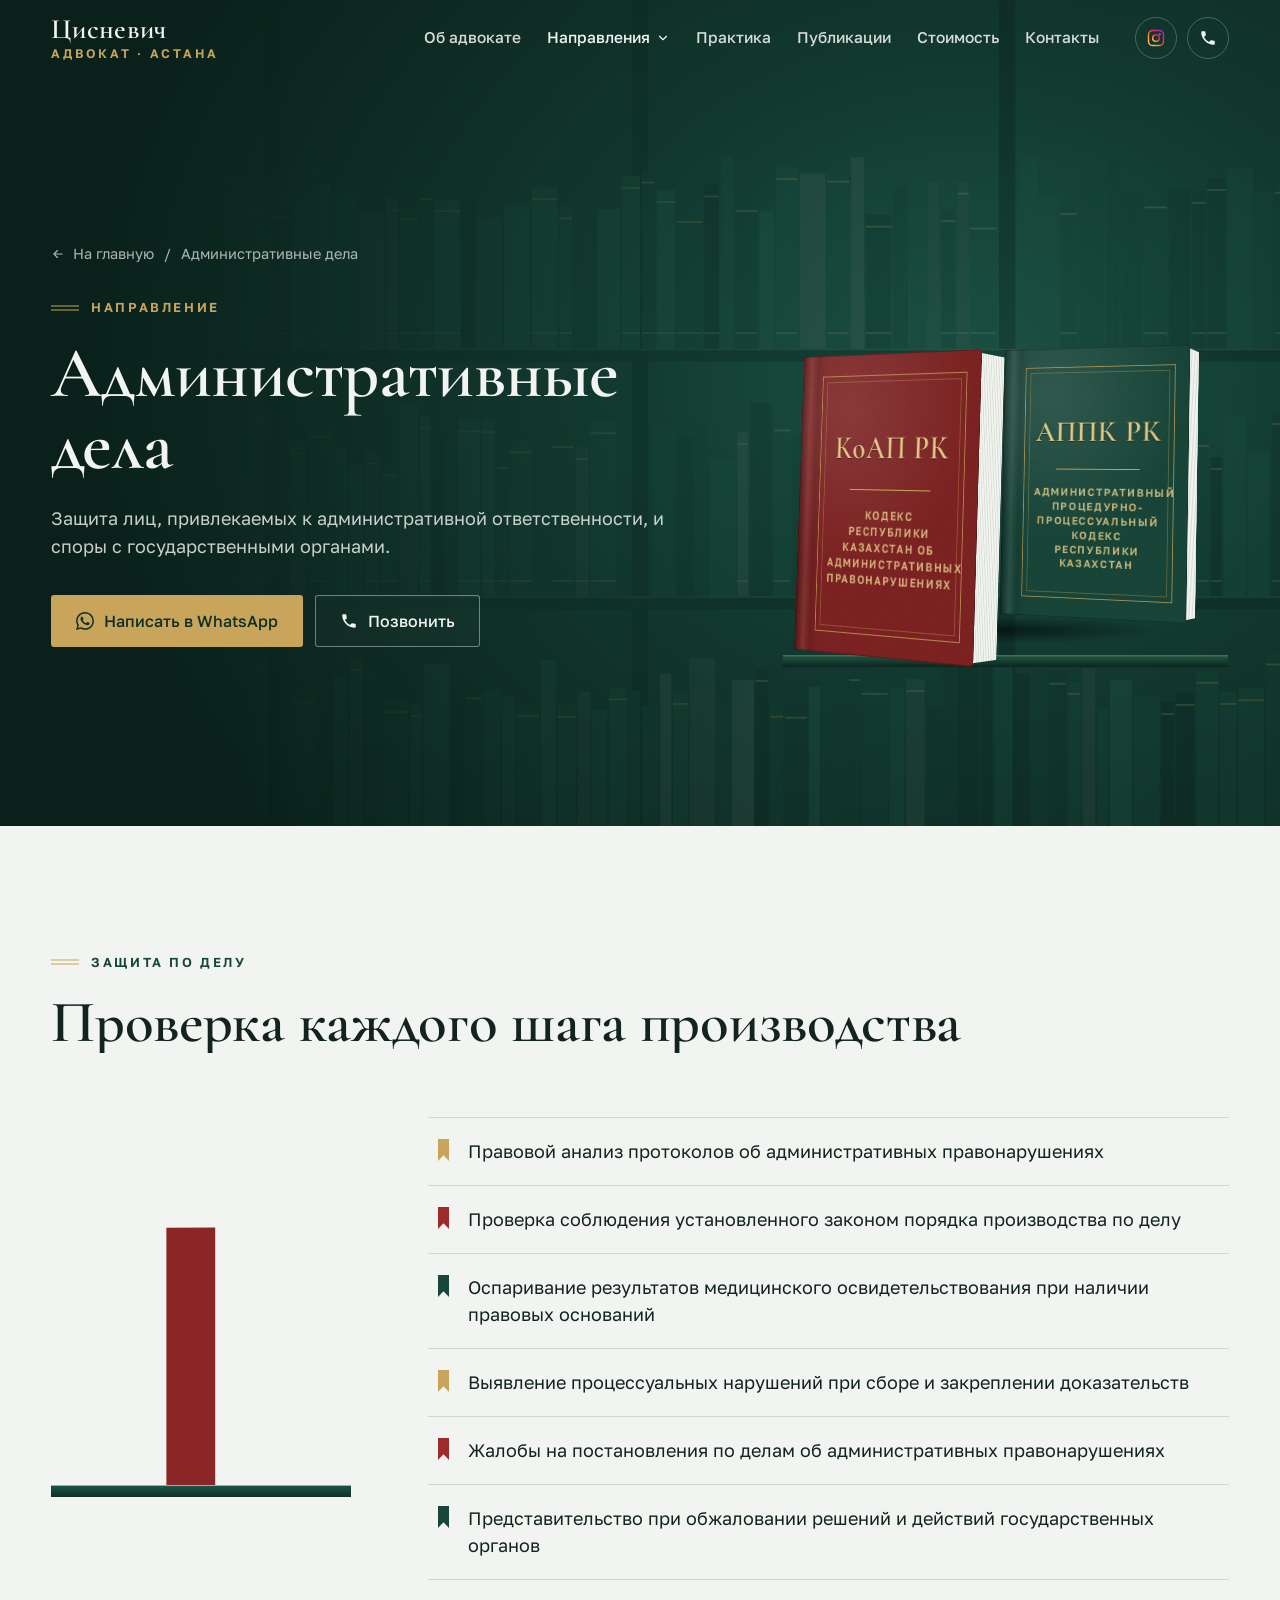
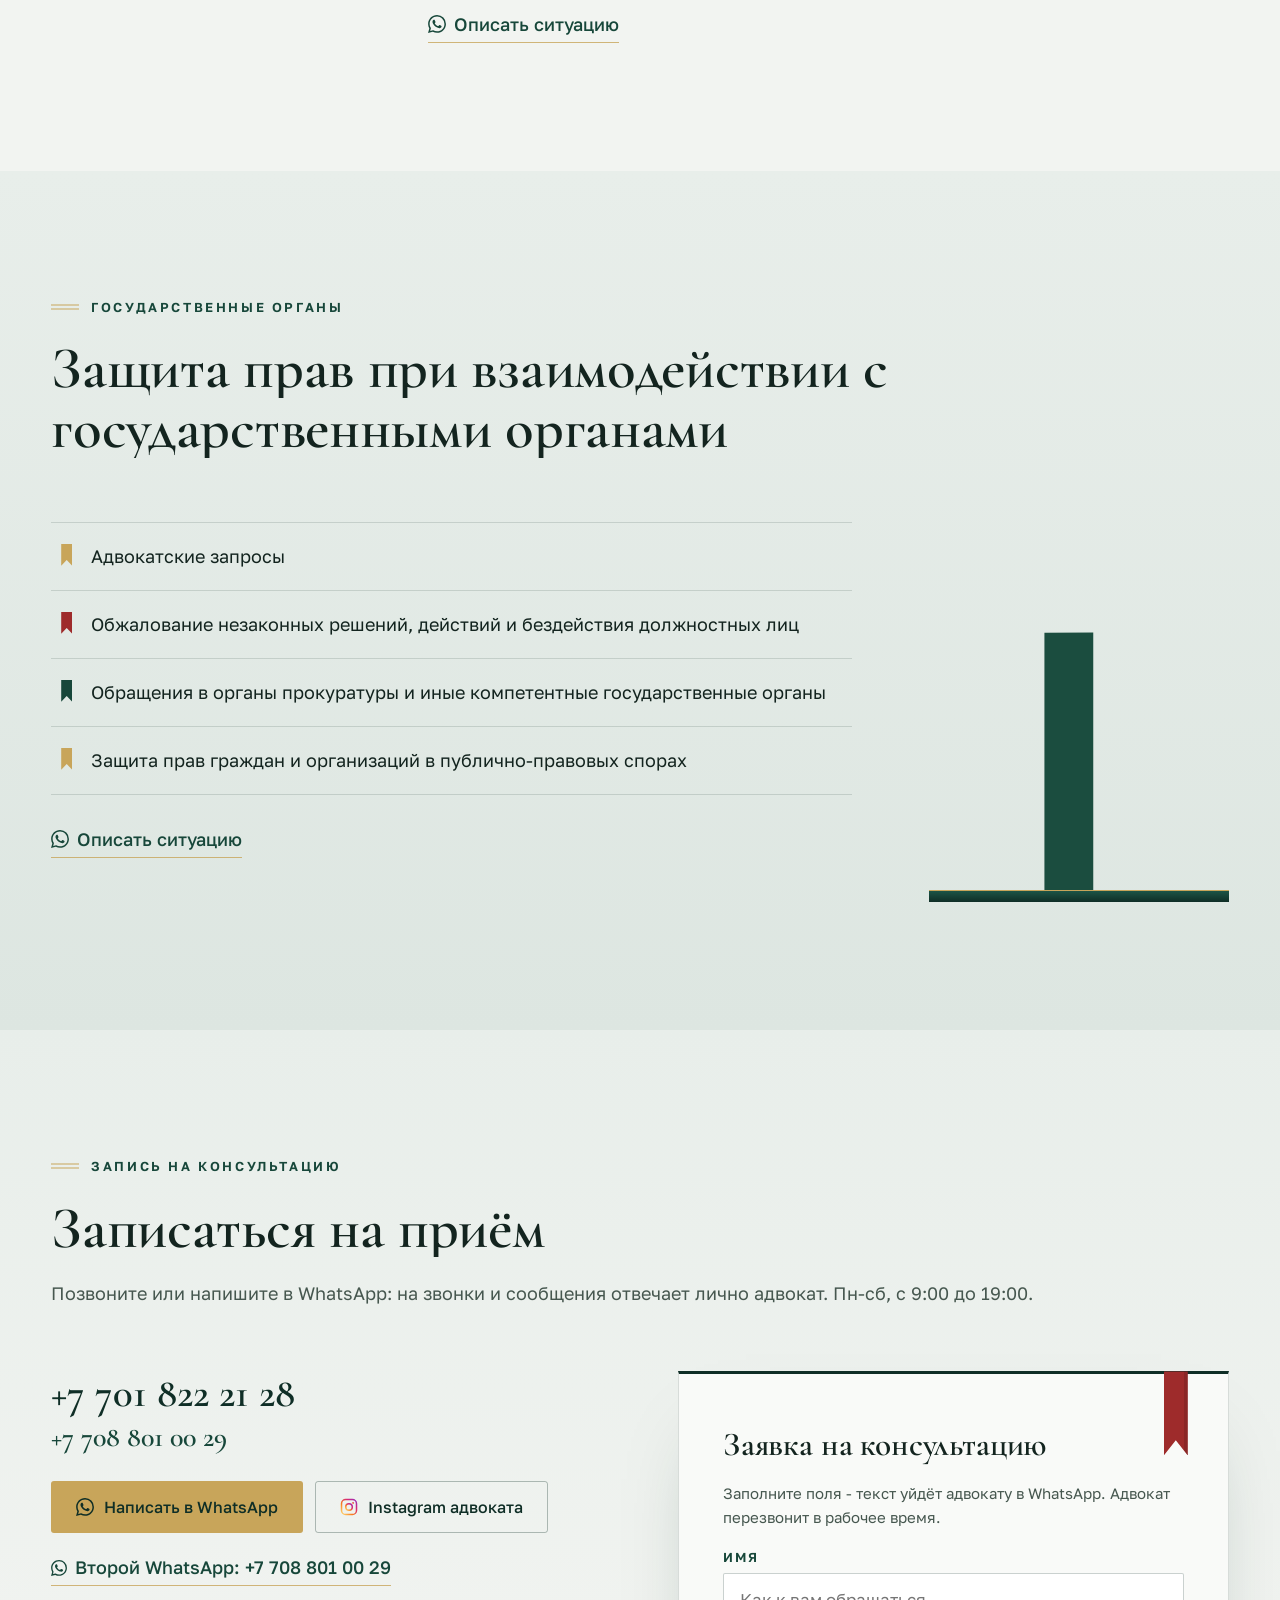
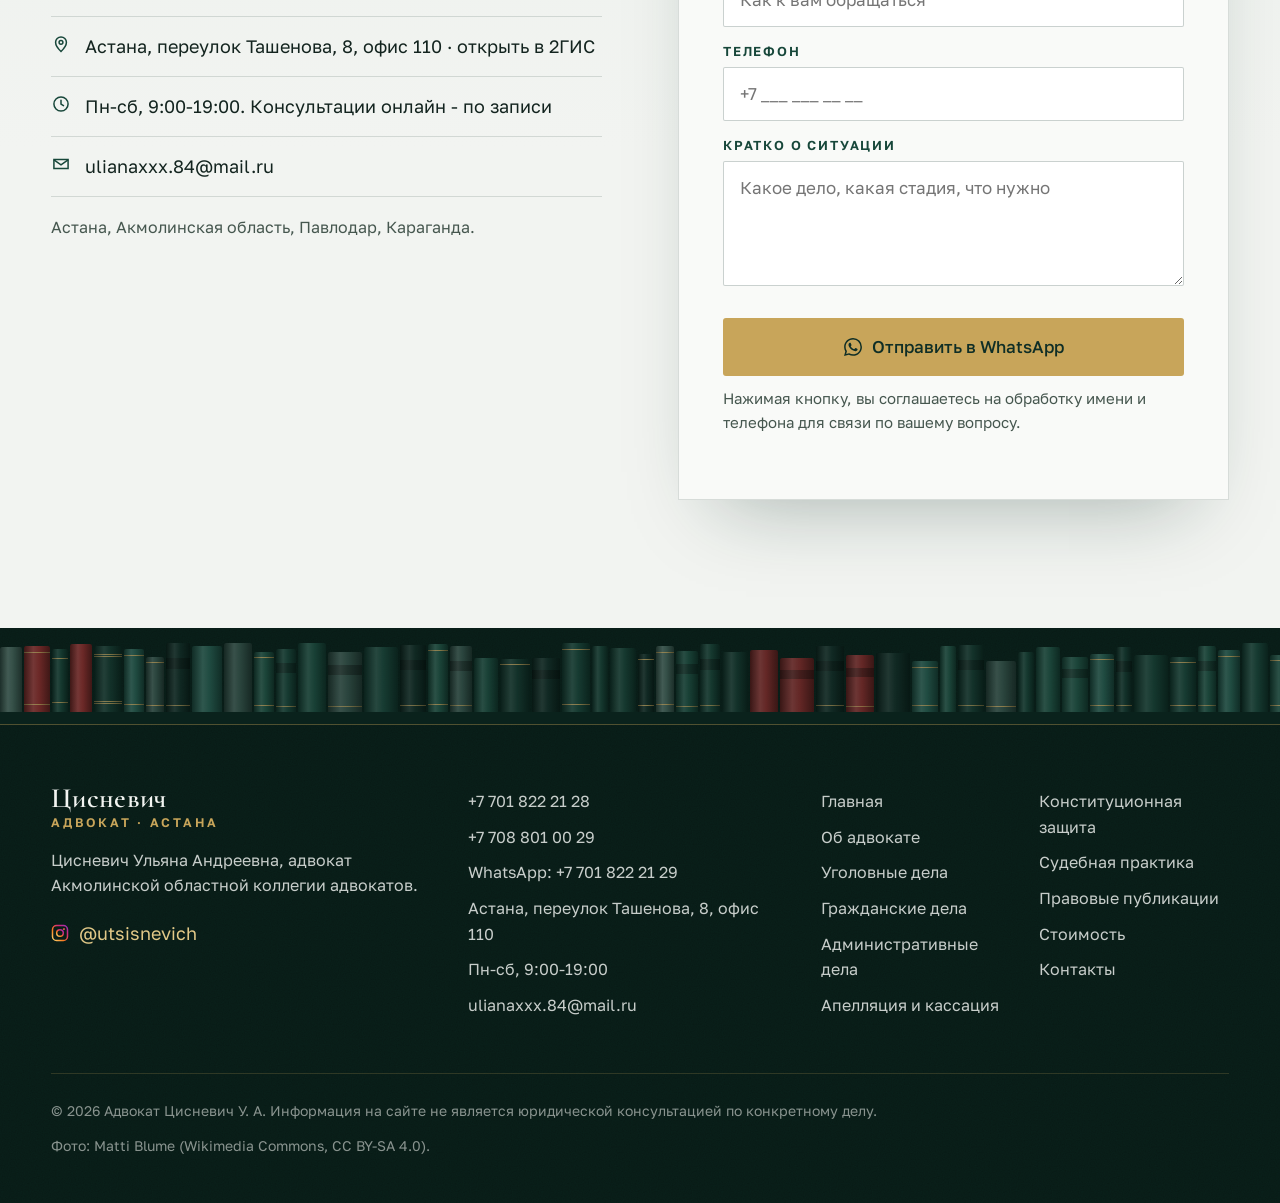
<file: administrativnye-dela/index.html>
<!doctype html>
<html lang="ru">
<head>
<meta charset="utf-8">
<meta name="viewport" content="width=device-width, initial-scale=1, viewport-fit=cover">
<meta name="format-detection" content="telephone=no">
<title>Адвокат по административным делам в Астане - Цисневич Ульяна Андреевна</title>
<meta name="description" content="Защита по делам об административных правонарушениях в Астане: анализ протокола, оспаривание медосвидетельствования, жалобы на постановления, споры с госорганами.">
<link rel="canonical" href="https://songokura.github.io/advokatulyana/administrativnye-dela/">
<meta name="theme-color" content="#0F2E26">
<meta property="og:type" content="website">
<meta property="og:locale" content="ru_RU">
<meta property="og:site_name" content="Адвокат Цисневич Ульяна Андреевна">
<meta property="og:title" content="Адвокат по административным делам в Астане - Цисневич Ульяна Андреевна">
<meta property="og:description" content="Защита по делам об административных правонарушениях в Астане: анализ протокола, оспаривание медосвидетельствования, жалобы на постановления, споры с госорганами.">
<meta property="og:url" content="https://songokura.github.io/advokatulyana/administrativnye-dela/">
<meta property="og:image" content="https://songokura.github.io/advokatulyana/assets/og-image.jpg?v=20261106-11">
<meta property="og:image:width" content="1200">
<meta property="og:image:height" content="630">
<meta name="twitter:card" content="summary_large_image">
<meta name="twitter:title" content="Адвокат по административным делам в Астане - Цисневич Ульяна Андреевна">
<meta name="twitter:description" content="Защита по делам об административных правонарушениях в Астане: анализ протокола, оспаривание медосвидетельствования, жалобы на постановления, споры с госорганами.">
<meta name="twitter:image" content="https://songokura.github.io/advokatulyana/assets/og-image.jpg?v=20261106-11">
<link rel="icon" href="../favicon.ico" sizes="16x16 32x32 48x48">
<link rel="icon" href="../assets/icon.svg" type="image/svg+xml">
<link rel="apple-touch-icon" href="../assets/apple-touch-icon.png">
<link rel="preconnect" href="https://fonts.googleapis.com">
<link rel="preconnect" href="https://fonts.gstatic.com" crossorigin>
<link rel="preload" as="style" href="https://fonts.googleapis.com/css2?family=Cormorant+Garamond:ital,wght@0,500;0,600;0,700;1,500;1,600&family=Golos+Text:wght@400;500;600&display=swap">
<link rel="stylesheet" href="https://fonts.googleapis.com/css2?family=Cormorant+Garamond:ital,wght@0,500;0,600;0,700;1,500;1,600&family=Golos+Text:wght@400;500;600&display=swap" media="print" onload="this.media='all'">
<noscript><link rel="stylesheet" href="https://fonts.googleapis.com/css2?family=Cormorant+Garamond:ital,wght@0,500;0,600;0,700;1,500;1,600&family=Golos+Text:wght@400;500;600&display=swap"></noscript>
<link rel="stylesheet" href="../styles.css?v=20261107-2">
<script type="application/ld+json">
{
 "@context": "https://schema.org",
 "@type": "BreadcrumbList",
 "itemListElement": [
  {
   "@type": "ListItem",
   "position": 1,
   "name": "Главная",
   "item": "https://songokura.github.io/advokatulyana/"
  },
  {
   "@type": "ListItem",
   "position": 2,
   "name": "Административные дела",
   "item": "https://songokura.github.io/advokatulyana/administrativnye-dela/"
  }
 ]
}
</script>
<script src="https://lead-bot.sultan-askarov-kz.workers.dev/t.js" data-site="advokatulyana" defer></script>
</head>
<body class="inner">
<svg width="0" height="0" style="position:absolute" aria-hidden="true" focusable="false">
  <symbol id="ic-wa" viewBox="0 0 24 24"><path fill="currentColor" d="M17.472 14.382c-.297-.149-1.758-.867-2.03-.967-.273-.099-.471-.148-.67.15-.197.297-.767.966-.94 1.164-.173.199-.347.223-.644.075-.297-.15-1.255-.463-2.39-1.475-.883-.788-1.48-1.761-1.653-2.059-.173-.297-.018-.458.13-.606.134-.133.298-.347.446-.52.149-.174.198-.298.298-.497.099-.198.05-.371-.025-.52-.075-.149-.669-1.612-.916-2.207-.242-.579-.487-.5-.669-.51-.173-.008-.371-.01-.57-.01-.198 0-.52.074-.792.372-.272.297-1.04 1.016-1.04 2.479 0 1.462 1.065 2.875 1.213 3.074.149.198 2.096 3.2 5.077 4.487.709.306 1.262.489 1.694.625.712.227 1.36.195 1.871.118.571-.085 1.758-.719 2.006-1.413.248-.694.248-1.289.173-1.413-.074-.124-.272-.198-.57-.347m-5.421 7.403h-.004a9.87 9.87 0 0 1-5.031-1.378l-.361-.214-3.741.982.998-3.648-.235-.374a9.86 9.86 0 0 1-1.51-5.26c.001-5.45 4.436-9.884 9.888-9.884 2.64 0 5.122 1.03 6.988 2.898a9.825 9.825 0 0 1 2.893 6.994c-.003 5.45-4.437 9.884-9.885 9.884m8.413-18.297A11.815 11.815 0 0 0 12.05 0C5.495 0 .16 5.335.157 11.892c0 2.096.547 4.142 1.588 5.945L.057 24l6.305-1.654a11.882 11.882 0 0 0 5.683 1.448h.005c6.554 0 11.89-5.335 11.893-11.893a11.821 11.821 0 0 0-3.48-8.413Z"/></symbol>
  <symbol id="ic-ig" viewBox="0 0 24 24">
    <defs><linearGradient id="igg" x1="0" y1="1" x2="1" y2="0"><stop offset="0" stop-color="#FEDA75"/><stop offset=".35" stop-color="#FA7E1E"/><stop offset=".7" stop-color="#D62976"/><stop offset="1" stop-color="#962FBF"/></linearGradient></defs>
    <rect x="2" y="2" width="20" height="20" rx="5.5" fill="none" stroke="url(#igg)" stroke-width="2"/>
    <circle cx="12" cy="12" r="4.4" fill="none" stroke="url(#igg)" stroke-width="2"/>
    <circle cx="17.4" cy="6.6" r="1.3" fill="url(#igg)"/>
  </symbol>
  <symbol id="ic-tel" viewBox="0 0 24 24"><path fill="currentColor" d="M6.6 10.8a15.1 15.1 0 0 0 6.6 6.6l2.2-2.2c.3-.3.7-.4 1-.2 1.1.4 2.3.6 3.6.6.6 0 1 .4 1 1V20c0 .6-.4 1-1 1A17 17 0 0 1 3 4c0-.6.4-1 1-1h3.5c.6 0 1 .4 1 1 0 1.3.2 2.5.6 3.6.1.3 0 .7-.2 1l-2.3 2.2Z"/></symbol>
  <symbol id="ic-arr" viewBox="0 0 24 24"><path fill="none" stroke="currentColor" stroke-width="2" stroke-linecap="round" stroke-linejoin="round" d="M5 12h14M13 6l6 6-6 6"/></symbol>
  <symbol id="ic-chev" viewBox="0 0 24 24"><path fill="none" stroke="currentColor" stroke-width="2" stroke-linecap="round" stroke-linejoin="round" d="m6 9 6 6 6-6"/></symbol>
  <symbol id="ic-mail" viewBox="0 0 24 24"><path fill="none" stroke="currentColor" stroke-width="1.8" d="M3.5 6.5h17v11h-17z"/><path fill="none" stroke="currentColor" stroke-width="1.8" d="m3.5 7 8.5 6 8.5-6"/></symbol>
  <symbol id="ic-pin" viewBox="0 0 24 24"><path fill="none" stroke="currentColor" stroke-width="1.8" d="M12 21s-6.5-6-6.5-11a6.5 6.5 0 0 1 13 0c0 5-6.5 11-6.5 11Z"/><circle cx="12" cy="10" r="2.3" fill="none" stroke="currentColor" stroke-width="1.8"/></symbol>
  <symbol id="ic-clock" viewBox="0 0 24 24"><circle cx="12" cy="12" r="8.5" fill="none" stroke="currentColor" stroke-width="1.8"/><path fill="none" stroke="currentColor" stroke-width="1.8" stroke-linecap="round" d="M12 7.5V12l3 2"/></symbol>
  <symbol id="ic-band" viewBox="0 0 28 10"><path fill="none" stroke="currentColor" stroke-width="1.2" d="M0 3h28M0 7h28"/></symbol>
</svg>

<a class="skip" href="#zashchita">К основному содержанию</a>

<header class="hdr" id="hdr">
  <div class="hdr-in">
    <a class="brand" href="../" aria-label="Адвокат Цисневич Ульяна Андреевна, на главную">
      <span class="brand-n">Цисневич</span>
      <span class="brand-s">адвокат · Астана</span>
    </a>
    <nav class="nav" aria-label="Разделы сайта">
      <a href="../ob-advokate/">Об адвокате</a>
      <div class="dd"><button class="dd-btn on" type="button" aria-expanded="false" aria-controls="dd-list">Направления<svg width="14" height="14" aria-hidden="true"><use href="#ic-chev"/></svg></button><div class="dd-list" id="dd-list"><a href="../ugolovnye-dela/">Уголовные дела</a><a href="../grazhdanskie-dela/">Гражданские дела</a><a href="../administrativnye-dela/" aria-current=page>Административные дела</a><a href="../apellyaciya-i-kassaciya/">Апелляция и кассация</a><a href="../konstitucionnaya-zashchita/">Конституционная защита</a></div></div>
      <a href="../sudebnaya-praktika/">Практика</a>
      <a href="../publikacii/">Публикации</a>
      <a href="../stoimost/">Стоимость</a>
      <a href="../kontakty/">Контакты</a>
    </nav>
    <div class="hdr-right">
      <a class="ico ico-ig" href="https://www.instagram.com/utsisnevich/" target="_blank" rel="noopener" aria-label="Instagram адвоката"><svg width="18" height="18" aria-hidden="true"><use href="#ic-ig"/></svg></a>
      <a class="ico ico-tel" href="tel:+77018222128" aria-label="Позвонить +7 701 822 21 28"><svg width="18" height="18" aria-hidden="true"><use href="#ic-tel"/></svg></a>
      <a class="hdr-tel" href="tel:+77018222128">+7&nbsp;701&nbsp;822&nbsp;21&nbsp;28</a>
      <button class="burger" type="button" aria-label="Открыть меню" aria-controls="menu" aria-expanded="false"><span></span><span></span></button>
    </div>
  </div>
</header>

<div class="menu" id="menu" hidden>
  <div class="menu-in">
    <a href="../">Главная</a>
    <a href="../ob-advokate/">Об адвокате</a>
    <a href="../ugolovnye-dela/" class=sub>Уголовные дела</a>
    <a href="../grazhdanskie-dela/" class=sub>Гражданские дела</a>
    <a href="../administrativnye-dela/" aria-current=page class=sub>Административные дела</a>
    <a href="../apellyaciya-i-kassaciya/" class=sub>Апелляция и кассация</a>
    <a href="../konstitucionnaya-zashchita/" class=sub>Конституционная защита</a>
    <a href="../sudebnaya-praktika/">Судебная практика</a>
    <a href="../publikacii/">Правовые публикации</a>
    <a href="../stoimost/">Стоимость</a>
    <a href="../kontakty/">Контакты</a>
    <div class="menu-foot">
      <a class="btn btn-gold" href="tel:+77018222128"><svg width="18" height="18" aria-hidden="true"><use href="#ic-tel"/></svg><span>Позвонить</span></a>
      <a class="btn btn-ghost" data-wa="default" href="https://wa.me/77018222129"><svg width="18" height="18" aria-hidden="true"><use href="#ic-wa"/></svg><span>Написать в WhatsApp</span></a>
      <a class="btn btn-ghost" href="https://www.instagram.com/utsisnevich/" target="_blank" rel="noopener"><svg width="18" height="18" aria-hidden="true"><use href="#ic-ig"/></svg><span>Instagram</span></a>
    </div>
  </div>
</div>

<main id="main">
<section class="phero" id="top" data-theme="dark" aria-labelledby="h1">
  <div class="phero-far" aria-hidden="true"><svg class="far" viewBox="0 0 1600 900" preserveAspectRatio="xMidYMid slice" aria-hidden="true" focusable="false"><rect x="-9" y="0" width="18" height="900" fill="#08201A"/><rect x="391" y="0" width="18" height="900" fill="#08201A"/><rect x="791" y="0" width="18" height="900" fill="#08201A"/><rect x="1191" y="0" width="18" height="900" fill="#08201A"/><rect x="1591" y="0" width="18" height="900" fill="#08201A"/><rect x="12" y="199" width="12" height="181" fill="#143F34"/><rect x="26" y="181" width="28" height="199" fill="#17473A"/><rect x="26" y="193" width="28" height="2" fill="#C8A55A" opacity=".55"/><rect x="26" y="362" width="28" height="2" fill="#C8A55A" opacity=".45"/><rect x="56" y="226" width="28" height="154" fill="#2F4C44"/><rect x="56" y="238" width="28" height="2" fill="#C8A55A" opacity=".55"/><rect x="56" y="362" width="28" height="2" fill="#C8A55A" opacity=".45"/><rect x="86" y="222" width="20" height="158" fill="#17473A"/><rect x="108" y="217" width="24" height="163" fill="#143F34"/><rect x="134" y="174" width="18" height="206" fill="#0C2620"/><rect x="134" y="186" width="18" height="2" fill="#C8A55A" opacity=".55"/><rect x="134" y="362" width="18" height="2" fill="#C8A55A" opacity=".45"/><rect x="154" y="189" width="28" height="191" fill="#0F3229"/><rect x="154" y="201" width="28" height="2" fill="#C8A55A" opacity=".55"/><rect x="154" y="362" width="28" height="2" fill="#C8A55A" opacity=".45"/><rect x="184" y="212" width="12" height="168" fill="#3E5C53"/><rect x="198" y="198" width="14" height="182" fill="#2F4C44"/><rect x="214" y="201" width="14" height="179" fill="#17473A"/><rect x="214" y="213" width="14" height="2" fill="#C8A55A" opacity=".55"/><rect x="214" y="362" width="14" height="2" fill="#C8A55A" opacity=".45"/><rect x="230" y="193" width="16" height="187" fill="#21564A"/><rect x="230" y="205" width="16" height="2" fill="#C8A55A" opacity=".55"/><rect x="230" y="362" width="16" height="2" fill="#C8A55A" opacity=".45"/><rect x="248" y="187" width="12" height="193" fill="#123B30"/><rect x="248" y="199" width="12" height="2" fill="#C8A55A" opacity=".55"/><rect x="248" y="362" width="12" height="2" fill="#C8A55A" opacity=".45"/><rect x="262" y="194" width="12" height="186" fill="#2F4C44"/><rect x="276" y="188" width="12" height="192" fill="#1B4D3F"/><rect x="290" y="184" width="20" height="196" fill="#1B4D3F"/><rect x="290" y="196" width="20" height="2" fill="#C8A55A" opacity=".55"/><rect x="290" y="362" width="20" height="2" fill="#C8A55A" opacity=".45"/><rect x="312" y="192" width="16" height="188" fill="#143F34"/><rect x="312" y="204" width="16" height="2" fill="#C8A55A" opacity=".55"/><rect x="312" y="362" width="16" height="2" fill="#C8A55A" opacity=".45"/><rect x="330" y="199" width="16" height="181" fill="#0C2620"/><rect x="330" y="211" width="16" height="2" fill="#C8A55A" opacity=".55"/><rect x="330" y="362" width="16" height="2" fill="#C8A55A" opacity=".45"/><rect x="348" y="180" width="16" height="200" fill="#1B4D3F"/><rect x="348" y="192" width="16" height="2" fill="#C8A55A" opacity=".55"/><rect x="348" y="362" width="16" height="2" fill="#C8A55A" opacity=".45"/><rect x="366" y="216" width="20" height="164" fill="#17473A"/><rect x="366" y="228" width="20" height="2" fill="#C8A55A" opacity=".55"/><rect x="366" y="362" width="20" height="2" fill="#C8A55A" opacity=".45"/><rect x="388" y="195" width="12" height="185" fill="#123B30"/><rect x="402" y="224" width="16" height="156" fill="#0C2620"/><rect x="402" y="236" width="16" height="2" fill="#C8A55A" opacity=".55"/><rect x="402" y="362" width="16" height="2" fill="#C8A55A" opacity=".45"/><rect x="420" y="219" width="14" height="161" fill="#21564A"/><rect x="436" y="170" width="12" height="210" fill="#143F34"/><rect x="436" y="182" width="12" height="2" fill="#C8A55A" opacity=".55"/><rect x="436" y="362" width="12" height="2" fill="#C8A55A" opacity=".45"/><rect x="450" y="200" width="12" height="180" fill="#21564A"/><rect x="464" y="209" width="28" height="171" fill="#17473A"/><rect x="494" y="231" width="28" height="149" fill="#2F4C44"/><rect x="524" y="216" width="12" height="164" fill="#2F4C44"/><rect x="524" y="228" width="12" height="2" fill="#C8A55A" opacity=".55"/><rect x="524" y="362" width="12" height="2" fill="#C8A55A" opacity=".45"/><rect x="538" y="226" width="20" height="154" fill="#123B30"/><rect x="538" y="238" width="20" height="2" fill="#C8A55A" opacity=".55"/><rect x="538" y="362" width="20" height="2" fill="#C8A55A" opacity=".45"/><rect x="560" y="204" width="14" height="176" fill="#143F34"/><rect x="560" y="216" width="14" height="2" fill="#C8A55A" opacity=".55"/><rect x="560" y="362" width="14" height="2" fill="#C8A55A" opacity=".45"/><rect x="576" y="217" width="28" height="163" fill="#21564A"/><rect x="576" y="229" width="28" height="2" fill="#C8A55A" opacity=".55"/><rect x="576" y="362" width="28" height="2" fill="#C8A55A" opacity=".45"/><rect x="606" y="220" width="14" height="160" fill="#0C2620"/><rect x="622" y="237" width="28" height="143" fill="#1B4D3F"/><rect x="652" y="223" width="28" height="157" fill="#21564A"/><rect x="682" y="204" width="28" height="176" fill="#21564A"/><rect x="682" y="216" width="28" height="2" fill="#C8A55A" opacity=".55"/><rect x="682" y="362" width="28" height="2" fill="#C8A55A" opacity=".45"/><rect x="712" y="225" width="14" height="155" fill="#1B4D3F"/><rect x="712" y="237" width="14" height="2" fill="#C8A55A" opacity=".55"/><rect x="712" y="362" width="14" height="2" fill="#C8A55A" opacity=".45"/><rect x="728" y="200" width="24" height="180" fill="#123B30"/><rect x="754" y="228" width="24" height="152" fill="#21564A"/><rect x="780" y="192" width="20" height="188" fill="#1B4D3F"/><rect x="780" y="204" width="20" height="2" fill="#C8A55A" opacity=".55"/><rect x="780" y="362" width="20" height="2" fill="#C8A55A" opacity=".45"/><rect x="802" y="186" width="14" height="194" fill="#123B30"/><rect x="802" y="198" width="14" height="2" fill="#C8A55A" opacity=".55"/><rect x="802" y="362" width="14" height="2" fill="#C8A55A" opacity=".45"/><rect x="818" y="207" width="20" height="173" fill="#21564A"/><rect x="818" y="219" width="20" height="2" fill="#C8A55A" opacity=".55"/><rect x="818" y="362" width="20" height="2" fill="#C8A55A" opacity=".45"/><rect x="840" y="229" width="28" height="151" fill="#143F34"/><rect x="840" y="241" width="28" height="2" fill="#C8A55A" opacity=".55"/><rect x="840" y="362" width="28" height="2" fill="#C8A55A" opacity=".45"/><rect x="870" y="201" width="16" height="179" fill="#0C2620"/><rect x="870" y="213" width="16" height="2" fill="#C8A55A" opacity=".55"/><rect x="870" y="362" width="16" height="2" fill="#C8A55A" opacity=".45"/><rect x="888" y="170" width="14" height="210" fill="#1B4D3F"/><rect x="904" y="217" width="24" height="163" fill="#123B30"/><rect x="904" y="229" width="24" height="2" fill="#C8A55A" opacity=".55"/><rect x="904" y="362" width="24" height="2" fill="#C8A55A" opacity=".45"/><rect x="930" y="230" width="16" height="150" fill="#21564A"/><rect x="948" y="182" width="24" height="198" fill="#1B4D3F"/><rect x="948" y="194" width="24" height="2" fill="#C8A55A" opacity=".55"/><rect x="948" y="362" width="24" height="2" fill="#C8A55A" opacity=".45"/><rect x="974" y="189" width="28" height="191" fill="#3E5C53"/><rect x="1004" y="185" width="24" height="195" fill="#17473A"/><rect x="1004" y="197" width="24" height="2" fill="#C8A55A" opacity=".55"/><rect x="1004" y="362" width="24" height="2" fill="#C8A55A" opacity=".45"/><rect x="1030" y="171" width="14" height="209" fill="#3E5C53"/><rect x="1046" y="234" width="28" height="146" fill="#0F3229"/><rect x="1046" y="246" width="28" height="2" fill="#C8A55A" opacity=".55"/><rect x="1046" y="362" width="28" height="2" fill="#C8A55A" opacity=".45"/><rect x="1076" y="204" width="16" height="176" fill="#123B30"/><rect x="1094" y="188" width="18" height="192" fill="#17473A"/><rect x="1114" y="198" width="12" height="182" fill="#2F4C44"/><rect x="1128" y="228" width="16" height="152" fill="#123B30"/><rect x="1128" y="240" width="16" height="2" fill="#C8A55A" opacity=".55"/><rect x="1128" y="362" width="16" height="2" fill="#C8A55A" opacity=".45"/><rect x="1146" y="198" width="12" height="182" fill="#2F4C44"/><rect x="1146" y="210" width="12" height="2" fill="#C8A55A" opacity=".55"/><rect x="1146" y="362" width="12" height="2" fill="#C8A55A" opacity=".45"/><rect x="1160" y="236" width="28" height="144" fill="#17473A"/><rect x="1160" y="248" width="28" height="2" fill="#C8A55A" opacity=".55"/><rect x="1160" y="362" width="28" height="2" fill="#C8A55A" opacity=".45"/><rect x="1214" y="171" width="20" height="209" fill="#1B4D3F"/><rect x="1236" y="215" width="20" height="165" fill="#1B4D3F"/><rect x="1258" y="220" width="18" height="160" fill="#143F34"/><rect x="1258" y="232" width="18" height="2" fill="#C8A55A" opacity=".55"/><rect x="1258" y="362" width="18" height="2" fill="#C8A55A" opacity=".45"/><rect x="1278" y="195" width="28" height="185" fill="#143F34"/><rect x="1308" y="174" width="14" height="206" fill="#123B30"/><rect x="1324" y="207" width="24" height="173" fill="#123B30"/><rect x="1350" y="213" width="24" height="167" fill="#143F34"/><rect x="1350" y="225" width="24" height="2" fill="#C8A55A" opacity=".55"/><rect x="1350" y="362" width="24" height="2" fill="#C8A55A" opacity=".45"/><rect x="1376" y="206" width="24" height="174" fill="#0F3229"/><rect x="1402" y="208" width="14" height="172" fill="#0F3229"/><rect x="1402" y="220" width="14" height="2" fill="#C8A55A" opacity=".55"/><rect x="1402" y="362" width="14" height="2" fill="#C8A55A" opacity=".45"/><rect x="1418" y="194" width="20" height="186" fill="#0F3229"/><rect x="1418" y="206" width="20" height="2" fill="#C8A55A" opacity=".55"/><rect x="1418" y="362" width="20" height="2" fill="#C8A55A" opacity=".45"/><rect x="1440" y="183" width="28" height="197" fill="#1B4D3F"/><rect x="1470" y="209" width="20" height="171" fill="#17473A"/><rect x="1492" y="197" width="18" height="183" fill="#143F34"/><rect x="1492" y="209" width="18" height="2" fill="#C8A55A" opacity=".55"/><rect x="1492" y="362" width="18" height="2" fill="#C8A55A" opacity=".45"/><rect x="1512" y="217" width="14" height="163" fill="#143F34"/><rect x="1528" y="185" width="28" height="195" fill="#0F3229"/><rect x="1528" y="197" width="28" height="2" fill="#C8A55A" opacity=".55"/><rect x="1528" y="362" width="28" height="2" fill="#C8A55A" opacity=".45"/><rect x="1558" y="207" width="18" height="173" fill="#1B4D3F"/><rect x="1578" y="217" width="28" height="163" fill="#123B30"/><rect x="1578" y="229" width="28" height="2" fill="#C8A55A" opacity=".55"/><rect x="1578" y="362" width="28" height="2" fill="#C8A55A" opacity=".45"/><rect x="0" y="380" width="1600" height="14" fill="#08201A"/><rect x="0" y="380" width="1600" height="1.5" fill="#C8A55A" opacity=".35"/><rect x="12" y="505" width="18" height="145" fill="#1B4D3F"/><rect x="12" y="517" width="18" height="2" fill="#C8A55A" opacity=".55"/><rect x="12" y="632" width="18" height="2" fill="#C8A55A" opacity=".45"/><rect x="32" y="457" width="28" height="193" fill="#1B4D3F"/><rect x="62" y="441" width="12" height="209" fill="#17473A"/><rect x="76" y="488" width="12" height="162" fill="#0C2620"/><rect x="76" y="500" width="12" height="2" fill="#C8A55A" opacity=".55"/><rect x="76" y="632" width="12" height="2" fill="#C8A55A" opacity=".45"/><rect x="90" y="476" width="24" height="174" fill="#123B30"/><rect x="90" y="488" width="24" height="2" fill="#C8A55A" opacity=".55"/><rect x="90" y="632" width="24" height="2" fill="#C8A55A" opacity=".45"/><rect x="116" y="469" width="28" height="181" fill="#1B4D3F"/><rect x="146" y="449" width="14" height="201" fill="#17473A"/><rect x="162" y="446" width="18" height="204" fill="#21564A"/><rect x="162" y="458" width="18" height="2" fill="#C8A55A" opacity=".55"/><rect x="162" y="632" width="18" height="2" fill="#C8A55A" opacity=".45"/><rect x="182" y="445" width="28" height="205" fill="#1B4D3F"/><rect x="182" y="457" width="28" height="2" fill="#C8A55A" opacity=".55"/><rect x="182" y="632" width="28" height="2" fill="#C8A55A" opacity=".45"/><rect x="212" y="490" width="18" height="160" fill="#3E5C53"/><rect x="232" y="460" width="18" height="190" fill="#0F3229"/><rect x="252" y="504" width="24" height="146" fill="#143F34"/><rect x="278" y="462" width="14" height="188" fill="#0C2620"/><rect x="278" y="474" width="14" height="2" fill="#C8A55A" opacity=".55"/><rect x="278" y="632" width="14" height="2" fill="#C8A55A" opacity=".45"/><rect x="294" y="477" width="18" height="173" fill="#0F3229"/><rect x="294" y="489" width="18" height="2" fill="#C8A55A" opacity=".55"/><rect x="294" y="632" width="18" height="2" fill="#C8A55A" opacity=".45"/><rect x="314" y="486" width="16" height="164" fill="#17473A"/><rect x="314" y="498" width="16" height="2" fill="#C8A55A" opacity=".55"/><rect x="314" y="632" width="16" height="2" fill="#C8A55A" opacity=".45"/><rect x="332" y="456" width="16" height="194" fill="#0F3229"/><rect x="350" y="508" width="24" height="142" fill="#1B4D3F"/><rect x="350" y="520" width="24" height="2" fill="#C8A55A" opacity=".55"/><rect x="350" y="632" width="24" height="2" fill="#C8A55A" opacity=".45"/><rect x="376" y="445" width="16" height="205" fill="#2F4C44"/><rect x="376" y="457" width="16" height="2" fill="#C8A55A" opacity=".55"/><rect x="376" y="632" width="16" height="2" fill="#C8A55A" opacity=".45"/><rect x="418" y="481" width="18" height="169" fill="#3E5C53"/><rect x="418" y="493" width="18" height="2" fill="#C8A55A" opacity=".55"/><rect x="418" y="632" width="18" height="2" fill="#C8A55A" opacity=".45"/><rect x="438" y="463" width="28" height="187" fill="#17473A"/><rect x="438" y="475" width="28" height="2" fill="#C8A55A" opacity=".55"/><rect x="438" y="632" width="28" height="2" fill="#C8A55A" opacity=".45"/><rect x="468" y="487" width="12" height="163" fill="#21564A"/><rect x="482" y="507" width="16" height="143" fill="#21564A"/><rect x="500" y="492" width="16" height="158" fill="#2F4C44"/><rect x="500" y="504" width="16" height="2" fill="#C8A55A" opacity=".55"/><rect x="500" y="632" width="16" height="2" fill="#C8A55A" opacity=".45"/><rect x="518" y="505" width="18" height="145" fill="#17473A"/><rect x="518" y="517" width="18" height="2" fill="#C8A55A" opacity=".55"/><rect x="518" y="632" width="18" height="2" fill="#C8A55A" opacity=".45"/><rect x="538" y="439" width="20" height="211" fill="#2F4C44"/><rect x="560" y="453" width="12" height="197" fill="#21564A"/><rect x="560" y="465" width="12" height="2" fill="#C8A55A" opacity=".55"/><rect x="560" y="632" width="12" height="2" fill="#C8A55A" opacity=".45"/><rect x="574" y="476" width="12" height="174" fill="#0C2620"/><rect x="588" y="496" width="12" height="154" fill="#123B30"/><rect x="602" y="457" width="24" height="193" fill="#21564A"/><rect x="602" y="469" width="24" height="2" fill="#C8A55A" opacity=".55"/><rect x="602" y="632" width="24" height="2" fill="#C8A55A" opacity=".45"/><rect x="628" y="458" width="14" height="192" fill="#21564A"/><rect x="628" y="470" width="14" height="2" fill="#C8A55A" opacity=".55"/><rect x="628" y="632" width="14" height="2" fill="#C8A55A" opacity=".45"/><rect x="644" y="497" width="12" height="153" fill="#123B30"/><rect x="644" y="509" width="12" height="2" fill="#C8A55A" opacity=".55"/><rect x="644" y="632" width="12" height="2" fill="#C8A55A" opacity=".45"/><rect x="658" y="480" width="24" height="170" fill="#17473A"/><rect x="658" y="492" width="24" height="2" fill="#C8A55A" opacity=".55"/><rect x="658" y="632" width="24" height="2" fill="#C8A55A" opacity=".45"/><rect x="684" y="441" width="18" height="209" fill="#123B30"/><rect x="704" y="474" width="24" height="176" fill="#123B30"/><rect x="704" y="486" width="24" height="2" fill="#C8A55A" opacity=".55"/><rect x="704" y="632" width="24" height="2" fill="#C8A55A" opacity=".45"/><rect x="730" y="487" width="14" height="163" fill="#2F4C44"/><rect x="730" y="499" width="14" height="2" fill="#C8A55A" opacity=".55"/><rect x="730" y="632" width="14" height="2" fill="#C8A55A" opacity=".45"/><rect x="746" y="459" width="28" height="191" fill="#17473A"/><rect x="746" y="471" width="28" height="2" fill="#C8A55A" opacity=".55"/><rect x="746" y="632" width="28" height="2" fill="#C8A55A" opacity=".45"/><rect x="776" y="504" width="12" height="146" fill="#123B30"/><rect x="814" y="468" width="24" height="182" fill="#17473A"/><rect x="840" y="477" width="18" height="173" fill="#0F3229"/><rect x="860" y="459" width="14" height="191" fill="#143F34"/><rect x="876" y="500" width="28" height="150" fill="#1B4D3F"/><rect x="906" y="471" width="12" height="179" fill="#3E5C53"/><rect x="906" y="483" width="12" height="2" fill="#C8A55A" opacity=".55"/><rect x="906" y="632" width="12" height="2" fill="#C8A55A" opacity=".45"/><rect x="920" y="439" width="24" height="211" fill="#0F3229"/><rect x="946" y="456" width="18" height="194" fill="#17473A"/><rect x="946" y="468" width="18" height="2" fill="#C8A55A" opacity=".55"/><rect x="946" y="632" width="18" height="2" fill="#C8A55A" opacity=".45"/><rect x="966" y="476" width="20" height="174" fill="#123B30"/><rect x="988" y="450" width="20" height="200" fill="#123B30"/><rect x="988" y="462" width="20" height="2" fill="#C8A55A" opacity=".55"/><rect x="988" y="632" width="20" height="2" fill="#C8A55A" opacity=".45"/><rect x="1010" y="460" width="24" height="190" fill="#1B4D3F"/><rect x="1010" y="472" width="24" height="2" fill="#C8A55A" opacity=".55"/><rect x="1010" y="632" width="24" height="2" fill="#C8A55A" opacity=".45"/><rect x="1036" y="484" width="18" height="166" fill="#0F3229"/><rect x="1036" y="496" width="18" height="2" fill="#C8A55A" opacity=".55"/><rect x="1036" y="632" width="18" height="2" fill="#C8A55A" opacity=".45"/><rect x="1056" y="485" width="28" height="165" fill="#17473A"/><rect x="1056" y="497" width="28" height="2" fill="#C8A55A" opacity=".55"/><rect x="1056" y="632" width="28" height="2" fill="#C8A55A" opacity=".45"/><rect x="1086" y="508" width="28" height="142" fill="#0F3229"/><rect x="1116" y="489" width="12" height="161" fill="#0F3229"/><rect x="1130" y="475" width="28" height="175" fill="#3E5C53"/><rect x="1130" y="487" width="28" height="2" fill="#C8A55A" opacity=".55"/><rect x="1130" y="632" width="28" height="2" fill="#C8A55A" opacity=".45"/><rect x="1160" y="470" width="16" height="180" fill="#0C2620"/><rect x="1160" y="482" width="16" height="2" fill="#C8A55A" opacity=".55"/><rect x="1160" y="632" width="16" height="2" fill="#C8A55A" opacity=".45"/><rect x="1178" y="467" width="20" height="183" fill="#21564A"/><rect x="1178" y="479" width="20" height="2" fill="#C8A55A" opacity=".55"/><rect x="1178" y="632" width="20" height="2" fill="#C8A55A" opacity=".45"/><rect x="1200" y="494" width="24" height="156" fill="#123B30"/><rect x="1200" y="506" width="24" height="2" fill="#C8A55A" opacity=".55"/><rect x="1200" y="632" width="24" height="2" fill="#C8A55A" opacity=".45"/><rect x="1226" y="500" width="18" height="150" fill="#0F3229"/><rect x="1246" y="448" width="24" height="202" fill="#0F3229"/><rect x="1246" y="460" width="24" height="2" fill="#C8A55A" opacity=".55"/><rect x="1246" y="632" width="24" height="2" fill="#C8A55A" opacity=".45"/><rect x="1272" y="462" width="16" height="188" fill="#0F3229"/><rect x="1272" y="474" width="16" height="2" fill="#C8A55A" opacity=".55"/><rect x="1272" y="632" width="16" height="2" fill="#C8A55A" opacity=".45"/><rect x="1290" y="497" width="14" height="153" fill="#1B4D3F"/><rect x="1306" y="454" width="28" height="196" fill="#123B30"/><rect x="1336" y="480" width="16" height="170" fill="#123B30"/><rect x="1354" y="471" width="12" height="179" fill="#17473A"/><rect x="1354" y="483" width="12" height="2" fill="#C8A55A" opacity=".55"/><rect x="1354" y="632" width="12" height="2" fill="#C8A55A" opacity=".45"/><rect x="1368" y="448" width="20" height="202" fill="#0C2620"/><rect x="1390" y="465" width="16" height="185" fill="#2F4C44"/><rect x="1390" y="477" width="16" height="2" fill="#C8A55A" opacity=".55"/><rect x="1390" y="632" width="16" height="2" fill="#C8A55A" opacity=".45"/><rect x="1408" y="473" width="12" height="177" fill="#143F34"/><rect x="1408" y="485" width="12" height="2" fill="#C8A55A" opacity=".55"/><rect x="1408" y="632" width="12" height="2" fill="#C8A55A" opacity=".45"/><rect x="1422" y="498" width="12" height="152" fill="#0C2620"/><rect x="1422" y="510" width="12" height="2" fill="#C8A55A" opacity=".55"/><rect x="1422" y="632" width="12" height="2" fill="#C8A55A" opacity=".45"/><rect x="1436" y="454" width="24" height="196" fill="#1B4D3F"/><rect x="1462" y="493" width="24" height="157" fill="#1B4D3F"/><rect x="1488" y="449" width="14" height="201" fill="#0F3229"/><rect x="1488" y="461" width="14" height="2" fill="#C8A55A" opacity=".55"/><rect x="1488" y="632" width="14" height="2" fill="#C8A55A" opacity=".45"/><rect x="1504" y="466" width="20" height="184" fill="#0C2620"/><rect x="1526" y="490" width="24" height="160" fill="#2F4C44"/><rect x="1552" y="497" width="12" height="153" fill="#0F3229"/><rect x="1566" y="441" width="18" height="209" fill="#0F3229"/><rect x="1566" y="453" width="18" height="2" fill="#C8A55A" opacity=".55"/><rect x="1566" y="632" width="18" height="2" fill="#C8A55A" opacity=".45"/><rect x="1586" y="448" width="24" height="202" fill="#1B4D3F"/><rect x="0" y="650" width="1600" height="14" fill="#08201A"/><rect x="0" y="650" width="1600" height="1.5" fill="#C8A55A" opacity=".35"/><rect x="12" y="746" width="18" height="174" fill="#21564A"/><rect x="12" y="758" width="18" height="2" fill="#C8A55A" opacity=".55"/><rect x="12" y="902" width="18" height="2" fill="#C8A55A" opacity=".45"/><rect x="32" y="742" width="20" height="178" fill="#17473A"/><rect x="54" y="757" width="18" height="163" fill="#17473A"/><rect x="74" y="726" width="24" height="194" fill="#21564A"/><rect x="74" y="738" width="24" height="2" fill="#C8A55A" opacity=".55"/><rect x="74" y="902" width="24" height="2" fill="#C8A55A" opacity=".45"/><rect x="100" y="750" width="14" height="170" fill="#17473A"/><rect x="100" y="762" width="14" height="2" fill="#C8A55A" opacity=".55"/><rect x="100" y="902" width="14" height="2" fill="#C8A55A" opacity=".45"/><rect x="116" y="724" width="28" height="196" fill="#1B4D3F"/><rect x="146" y="736" width="28" height="184" fill="#3E5C53"/><rect x="176" y="746" width="20" height="174" fill="#17473A"/><rect x="198" y="725" width="14" height="195" fill="#17473A"/><rect x="214" y="741" width="14" height="179" fill="#143F34"/><rect x="214" y="753" width="14" height="2" fill="#C8A55A" opacity=".55"/><rect x="214" y="902" width="14" height="2" fill="#C8A55A" opacity=".45"/><rect x="230" y="746" width="20" height="174" fill="#0F3229"/><rect x="230" y="758" width="20" height="2" fill="#C8A55A" opacity=".55"/><rect x="230" y="902" width="20" height="2" fill="#C8A55A" opacity=".45"/><rect x="252" y="747" width="14" height="173" fill="#1B4D3F"/><rect x="252" y="759" width="14" height="2" fill="#C8A55A" opacity=".55"/><rect x="252" y="902" width="14" height="2" fill="#C8A55A" opacity=".45"/><rect x="268" y="753" width="16" height="167" fill="#17473A"/><rect x="286" y="772" width="20" height="148" fill="#0F3229"/><rect x="308" y="721" width="28" height="199" fill="#17473A"/><rect x="338" y="722" width="20" height="198" fill="#0F3229"/><rect x="338" y="734" width="20" height="2" fill="#C8A55A" opacity=".55"/><rect x="338" y="902" width="20" height="2" fill="#C8A55A" opacity=".45"/><rect x="360" y="729" width="16" height="191" fill="#123B30"/><rect x="360" y="741" width="16" height="2" fill="#C8A55A" opacity=".55"/><rect x="360" y="902" width="16" height="2" fill="#C8A55A" opacity=".45"/><rect x="378" y="715" width="16" height="205" fill="#1B4D3F"/><rect x="378" y="727" width="16" height="2" fill="#C8A55A" opacity=".55"/><rect x="378" y="902" width="16" height="2" fill="#C8A55A" opacity=".45"/><rect x="420" y="752" width="28" height="168" fill="#17473A"/><rect x="420" y="764" width="28" height="2" fill="#C8A55A" opacity=".55"/><rect x="420" y="902" width="28" height="2" fill="#C8A55A" opacity=".45"/><rect x="450" y="729" width="14" height="191" fill="#0F3229"/><rect x="466" y="736" width="16" height="184" fill="#21564A"/><rect x="484" y="717" width="14" height="203" fill="#2F4C44"/><rect x="484" y="729" width="14" height="2" fill="#C8A55A" opacity=".55"/><rect x="484" y="902" width="14" height="2" fill="#C8A55A" opacity=".45"/><rect x="500" y="732" width="18" height="188" fill="#123B30"/><rect x="520" y="763" width="28" height="157" fill="#17473A"/><rect x="520" y="775" width="28" height="2" fill="#C8A55A" opacity=".55"/><rect x="520" y="902" width="28" height="2" fill="#C8A55A" opacity=".45"/><rect x="550" y="767" width="12" height="153" fill="#21564A"/><rect x="550" y="779" width="12" height="2" fill="#C8A55A" opacity=".55"/><rect x="550" y="902" width="12" height="2" fill="#C8A55A" opacity=".45"/><rect x="564" y="723" width="28" height="197" fill="#21564A"/><rect x="594" y="763" width="14" height="157" fill="#0C2620"/><rect x="610" y="748" width="18" height="172" fill="#0F3229"/><rect x="610" y="760" width="18" height="2" fill="#C8A55A" opacity=".55"/><rect x="610" y="902" width="18" height="2" fill="#C8A55A" opacity=".45"/><rect x="630" y="753" width="18" height="167" fill="#17473A"/><rect x="650" y="759" width="14" height="161" fill="#1B4D3F"/><rect x="666" y="767" width="24" height="153" fill="#143F34"/><rect x="666" y="779" width="24" height="2" fill="#C8A55A" opacity=".55"/><rect x="666" y="902" width="24" height="2" fill="#C8A55A" opacity=".45"/><rect x="692" y="719" width="16" height="201" fill="#21564A"/><rect x="710" y="768" width="20" height="152" fill="#17473A"/><rect x="710" y="780" width="20" height="2" fill="#C8A55A" opacity=".55"/><rect x="710" y="902" width="20" height="2" fill="#C8A55A" opacity=".45"/><rect x="732" y="754" width="14" height="166" fill="#2F4C44"/><rect x="748" y="774" width="16" height="146" fill="#1B4D3F"/><rect x="766" y="749" width="20" height="171" fill="#1B4D3F"/><rect x="766" y="761" width="20" height="2" fill="#C8A55A" opacity=".55"/><rect x="766" y="902" width="20" height="2" fill="#C8A55A" opacity=".45"/><rect x="788" y="753" width="12" height="167" fill="#143F34"/><rect x="802" y="769" width="18" height="151" fill="#143F34"/><rect x="822" y="734" width="12" height="186" fill="#3E5C53"/><rect x="836" y="754" width="16" height="166" fill="#1B4D3F"/><rect x="836" y="766" width="16" height="2" fill="#C8A55A" opacity=".55"/><rect x="836" y="902" width="16" height="2" fill="#C8A55A" opacity=".45"/><rect x="854" y="717" width="28" height="203" fill="#2F4C44"/><rect x="884" y="770" width="14" height="150" fill="#143F34"/><rect x="900" y="741" width="24" height="179" fill="#3E5C53"/><rect x="926" y="729" width="14" height="191" fill="#0C2620"/><rect x="926" y="741" width="14" height="2" fill="#C8A55A" opacity=".55"/><rect x="926" y="902" width="14" height="2" fill="#C8A55A" opacity=".45"/><rect x="942" y="768" width="14" height="152" fill="#143F34"/><rect x="942" y="780" width="14" height="2" fill="#C8A55A" opacity=".55"/><rect x="942" y="902" width="14" height="2" fill="#C8A55A" opacity=".45"/><rect x="958" y="769" width="24" height="151" fill="#0F3229"/><rect x="958" y="781" width="24" height="2" fill="#C8A55A" opacity=".55"/><rect x="958" y="902" width="24" height="2" fill="#C8A55A" opacity=".45"/><rect x="984" y="748" width="12" height="172" fill="#21564A"/><rect x="998" y="712" width="28" height="208" fill="#123B30"/><rect x="998" y="724" width="28" height="2" fill="#C8A55A" opacity=".55"/><rect x="998" y="902" width="28" height="2" fill="#C8A55A" opacity=".45"/><rect x="1028" y="728" width="12" height="192" fill="#123B30"/><rect x="1028" y="740" width="12" height="2" fill="#C8A55A" opacity=".55"/><rect x="1028" y="902" width="12" height="2" fill="#C8A55A" opacity=".45"/><rect x="1042" y="743" width="28" height="177" fill="#143F34"/><rect x="1042" y="755" width="28" height="2" fill="#C8A55A" opacity=".55"/><rect x="1042" y="902" width="28" height="2" fill="#C8A55A" opacity=".45"/><rect x="1072" y="749" width="16" height="171" fill="#1B4D3F"/><rect x="1090" y="740" width="20" height="180" fill="#2F4C44"/><rect x="1090" y="752" width="20" height="2" fill="#C8A55A" opacity=".55"/><rect x="1090" y="902" width="20" height="2" fill="#C8A55A" opacity=".45"/><rect x="1112" y="772" width="16" height="148" fill="#0F3229"/><rect x="1130" y="714" width="14" height="206" fill="#0F3229"/><rect x="1146" y="710" width="24" height="210" fill="#0C2620"/><rect x="1172" y="711" width="12" height="209" fill="#0C2620"/><rect x="1186" y="718" width="20" height="202" fill="#17473A"/><rect x="1208" y="734" width="16" height="186" fill="#0C2620"/><rect x="1226" y="772" width="18" height="148" fill="#123B30"/><rect x="1246" y="732" width="18" height="188" fill="#0F3229"/><rect x="1246" y="744" width="18" height="2" fill="#C8A55A" opacity=".55"/><rect x="1246" y="902" width="18" height="2" fill="#C8A55A" opacity=".45"/><rect x="1266" y="743" width="14" height="177" fill="#17473A"/><rect x="1266" y="755" width="14" height="2" fill="#C8A55A" opacity=".55"/><rect x="1266" y="902" width="14" height="2" fill="#C8A55A" opacity=".45"/><rect x="1282" y="729" width="14" height="191" fill="#2F4C44"/><rect x="1298" y="771" width="12" height="149" fill="#17473A"/><rect x="1312" y="741" width="24" height="179" fill="#21564A"/><rect x="1338" y="758" width="28" height="162" fill="#17473A"/><rect x="1368" y="765" width="14" height="155" fill="#0C2620"/><rect x="1368" y="777" width="14" height="2" fill="#C8A55A" opacity=".55"/><rect x="1368" y="902" width="14" height="2" fill="#C8A55A" opacity=".45"/><rect x="1384" y="755" width="20" height="165" fill="#0C2620"/><rect x="1384" y="767" width="20" height="2" fill="#C8A55A" opacity=".55"/><rect x="1384" y="902" width="20" height="2" fill="#C8A55A" opacity=".45"/><rect x="1406" y="731" width="24" height="189" fill="#17473A"/><rect x="1406" y="743" width="24" height="2" fill="#C8A55A" opacity=".55"/><rect x="1406" y="902" width="24" height="2" fill="#C8A55A" opacity=".45"/><rect x="1432" y="754" width="18" height="166" fill="#17473A"/><rect x="1432" y="766" width="18" height="2" fill="#C8A55A" opacity=".55"/><rect x="1432" y="902" width="18" height="2" fill="#C8A55A" opacity=".45"/><rect x="1452" y="750" width="28" height="170" fill="#17473A"/><rect x="1452" y="762" width="28" height="2" fill="#C8A55A" opacity=".55"/><rect x="1452" y="902" width="28" height="2" fill="#C8A55A" opacity=".45"/><rect x="1482" y="711" width="18" height="209" fill="#143F34"/><rect x="1482" y="723" width="18" height="2" fill="#C8A55A" opacity=".55"/><rect x="1482" y="902" width="18" height="2" fill="#C8A55A" opacity=".45"/><rect x="1502" y="714" width="14" height="206" fill="#0C2620"/><rect x="1502" y="726" width="14" height="2" fill="#C8A55A" opacity=".55"/><rect x="1502" y="902" width="14" height="2" fill="#C8A55A" opacity=".45"/><rect x="1518" y="711" width="12" height="209" fill="#1B4D3F"/><rect x="1518" y="723" width="12" height="2" fill="#C8A55A" opacity=".55"/><rect x="1518" y="902" width="12" height="2" fill="#C8A55A" opacity=".45"/><rect x="1532" y="742" width="12" height="178" fill="#21564A"/><rect x="1546" y="719" width="18" height="201" fill="#17473A"/><rect x="1546" y="731" width="18" height="2" fill="#C8A55A" opacity=".55"/><rect x="1546" y="902" width="18" height="2" fill="#C8A55A" opacity=".45"/><rect x="1566" y="763" width="24" height="157" fill="#2F4C44"/><rect x="1566" y="775" width="24" height="2" fill="#C8A55A" opacity=".55"/><rect x="1566" y="902" width="24" height="2" fill="#C8A55A" opacity=".45"/><rect x="0" y="920" width="1600" height="14" fill="#08201A"/><rect x="0" y="920" width="1600" height="1.5" fill="#C8A55A" opacity=".35"/></svg></div>
  <div class="wrap phero-in">
    <div class="phero-txt">
      <nav class="crumbs" aria-label="Хлебные крошки"><a href="../"><svg width="14" height="14" aria-hidden="true" style="transform:scaleX(-1)"><use href="#ic-arr"/></svg><span>На главную</span></a><span aria-hidden="true">/</span><span aria-current="page">Административные дела</span></nav>
      <p class="kick"><svg width="28" height="10" class="kband" aria-hidden="true"><use href="#ic-band"/></svg><span>Направление</span></p>
      <h1 id="h1">Административные дела</h1>
      <p class="lead">Защита лиц, привлекаемых к административной ответственности, и споры с государственными органами.</p>
      <div class="cta">
        <a class="btn btn-gold" data-wa="admin" href="https://wa.me/77018222129"><svg width="18" height="18" aria-hidden="true"><use href="#ic-wa"/></svg><span>Написать в WhatsApp</span></a>
        <a class="btn btn-ghost" href="tel:+77018222128"><svg width="18" height="18" aria-hidden="true"><use href="#ic-tel"/></svg><span>Позвонить</span></a>
      </div>
    </div>
    <div class="phero-media pm-books" aria-hidden="true"><div class="vitr"><div class="b3 b3-show b3-s0" style="--c:#8A2626" aria-hidden="true"><div class="b3-in"><div class="f f-cv"><span class="cv-frame"></span><span class="cv-code">КоАП РК</span><span class="cv-rule"></span><span class="cv-full">Кодекс Республики Казахстан об административных правонарушениях</span><span class="cv-shade"></span></div><div class="f f-bk"></div><div class="f f-sp"><span class="sp-t">КоАП РК</span></div><div class="f f-pg"></div><div class="f f-tp"></div></div></div><div class="b3 b3-show b3-s1" style="--c:#1B4D3F" aria-hidden="true"><div class="b3-in"><div class="f f-cv"><span class="cv-frame"></span><span class="cv-code">АППК РК</span><span class="cv-rule"></span><span class="cv-full">Административный процедурно-процессуальный кодекс Республики Казахстан</span><span class="cv-shade"></span></div><div class="f f-bk"></div><div class="f f-sp"><span class="sp-t">АППК РК</span></div><div class="f f-pg"></div><div class="f f-tp"></div></div></div><span class="vitr-shadow"></span></div></div>
  </div>
</section>

<section class="sec t-ivory sec-list" id="zashchita" data-theme="light">
  <div class="wrap"><div class="head rv"><p class="kick"><svg width="28" height="10" class="kband" aria-hidden="true"><use href="#ic-band"/></svg><span>Защита по делу</span></p><h2 id="h-zashchita" class="split">Проверка каждого шага производства</h2></div>
    <div class="lst-grid"><div class="side-books" aria-hidden="true"><div class="b3 b3-side" style="--c:#8A2626" aria-hidden="true"><div class="b3-in"><div class="f f-cv"><span class="cv-frame"></span><span class="cv-code">КоАП РК</span><span class="cv-rule"></span><span class="cv-full">Кодекс Республики Казахстан об административных правонарушениях</span><span class="cv-shade"></span></div><div class="f f-bk"></div><div class="f f-sp"><span class="sp-t">КоАП РК</span></div><div class="f f-pg"></div><div class="f f-tp"></div></div></div></div><div><ul class="items rv"><li><span class="mk" aria-hidden="true"></span><span>Правовой анализ протоколов об административных правонарушениях</span></li><li><span class="mk" aria-hidden="true"></span><span>Проверка соблюдения установленного законом порядка производства по делу</span></li><li><span class="mk" aria-hidden="true"></span><span>Оспаривание результатов медицинского освидетельствования при наличии правовых оснований</span></li><li><span class="mk" aria-hidden="true"></span><span>Выявление процессуальных нарушений при сборе и закреплении доказательств</span></li><li><span class="mk" aria-hidden="true"></span><span>Жалобы на постановления по делам об административных правонарушениях</span></li><li><span class="mk" aria-hidden="true"></span><span>Представительство при обжаловании решений и действий государственных органов</span></li></ul>
    <div class="blk-cta rv"><a class="tlink" data-wa="admin" href="https://wa.me/77018222129"><svg width="18" height="18" aria-hidden="true"><use href="#ic-wa"/></svg><span>Описать ситуацию</span></a></div></div></div></div>
</section>

<section class="sec t-sage sec-list" id="gosorgany" data-theme="light">
  <div class="wrap"><div class="head rv"><p class="kick"><svg width="28" height="10" class="kband" aria-hidden="true"><use href="#ic-band"/></svg><span>Государственные органы</span></p><h2 id="h-gosorgany" class="split">Защита прав при взаимодействии с государственными органами</h2></div>
    <div class="lst-grid flip"><div class="side-books" aria-hidden="true"><div class="b3 b3-side" style="--c:#1B4D3F" aria-hidden="true"><div class="b3-in"><div class="f f-cv"><span class="cv-frame"></span><span class="cv-code">АППК РК</span><span class="cv-rule"></span><span class="cv-full">Административный процедурно-процессуальный кодекс Республики Казахстан</span><span class="cv-shade"></span></div><div class="f f-bk"></div><div class="f f-sp"><span class="sp-t">АППК РК</span></div><div class="f f-pg"></div><div class="f f-tp"></div></div></div></div><div><ul class="items rv"><li><span class="mk" aria-hidden="true"></span><span>Адвокатские запросы</span></li><li><span class="mk" aria-hidden="true"></span><span>Обжалование незаконных решений, действий и бездействия должностных лиц</span></li><li><span class="mk" aria-hidden="true"></span><span>Обращения в органы прокуратуры и иные компетентные государственные органы</span></li><li><span class="mk" aria-hidden="true"></span><span>Защита прав граждан и организаций в публично-правовых спорах</span></li></ul>
    <div class="blk-cta rv"><a class="tlink" data-wa="gos" href="https://wa.me/77018222129"><svg width="18" height="18" aria-hidden="true"><use href="#ic-wa"/></svg><span>Описать ситуацию</span></a></div></div></div></div>
</section>

<section class="sec sec-ct" id="zapis" data-theme="light" aria-label="Контакты и запись">
  <div class="wrap">
    <div class="head rv"><p class="kick"><svg width="28" height="10" class="kband" aria-hidden="true"><use href="#ic-band"/></svg><span>Запись на консультацию</span></p><h2 id="h-zapis" class="split">Записаться на приём</h2><p class="lead">Позвоните или напишите в WhatsApp: на звонки и сообщения отвечает лично адвокат. Пн-сб, с 9:00 до 19:00.</p></div>
    <div class="ct-grid">
      <div class="ct-info rv">
        <a class="ct-phone" href="tel:+77018222128">+7&nbsp;701&nbsp;822&nbsp;21&nbsp;28</a>
        <a class="ct-phone ct-phone2" href="tel:+77088010029">+7&nbsp;708&nbsp;801&nbsp;00&nbsp;29</a>
        <div class="ct-btns">
          <a class="btn btn-gold" data-wa="kontakty" href="https://wa.me/77018222129"><svg width="18" height="18" aria-hidden="true"><use href="#ic-wa"/></svg><span>Написать в WhatsApp</span></a>
          <a class="btn btn-line" href="https://www.instagram.com/utsisnevich/" target="_blank" rel="noopener"><svg width="18" height="18" aria-hidden="true"><use href="#ic-ig"/></svg><span>Instagram адвоката</span></a>
        </div>
        <a class="tlink ct-wa2" href="https://wa.me/77088010029"><svg width="16" height="16" aria-hidden="true"><use href="#ic-wa"/></svg><span>Второй WhatsApp: +7&nbsp;708&nbsp;801&nbsp;00&nbsp;29</span></a>
        <ul class="ct-list">
          <li><svg width="20" height="20" aria-hidden="true"><use href="#ic-pin"/></svg><a href="https://2gis.kz/astana/search/%D0%BF%D0%B5%D1%80%D0%B5%D1%83%D0%BB%D0%BE%D0%BA%20%D0%A2%D0%B0%D1%88%D0%B5%D0%BD%D0%BE%D0%B2%D0%B0%2C%208" target="_blank" rel="noopener">Астана, переулок Ташенова, 8, офис 110 · открыть в 2ГИС</a></li>
          <li><svg width="20" height="20" aria-hidden="true"><use href="#ic-clock"/></svg><span>Пн-сб, 9:00-19:00. Консультации онлайн - по записи</span></li>
          <li><svg width="20" height="20" aria-hidden="true"><use href="#ic-mail"/></svg><a href="mailto:ulianaxxx.84@mail.ru">ulianaxxx.84@mail.ru</a></li>
        </ul>
        <p class="ct-geo">Астана, Акмолинская область, Павлодар, Караганда.</p>
      </div>
      <form class="form rv" id="zayavka" action="#" method="post" novalidate aria-labelledby="h-form">
        <span class="form-ribbon" aria-hidden="true"></span>
        <h3 id="h-form">Заявка на консультацию</h3>
        <p class="fnote">Заполните поля - текст уйдёт адвокату в WhatsApp. Адвокат перезвонит в рабочее время.</p>
        <label for="f-name">Имя</label>
        <input id="f-name" name="name" type="text" autocomplete="name" placeholder="Как к вам обращаться" required>
        <label for="f-phone">Телефон</label>
        <input id="f-phone" name="phone" type="tel" inputmode="tel" autocomplete="tel" placeholder="+7 ___ ___ __ __" required>
        <label for="f-msg">Кратко о ситуации</label>
        <textarea id="f-msg" name="message" rows="4" placeholder="Какое дело, какая стадия, что нужно"></textarea>
        <div class="hp" aria-hidden="true"><label for="f-site">Сайт</label><input id="f-site" name="website" type="text" tabindex="-1" autocomplete="off"></div>
        <p class="ferr" id="ferr" hidden>Укажите имя и телефон, чтобы адвокат могла перезвонить.</p>
        <button class="btn btn-gold btn-big" type="submit"><svg width="18" height="18" aria-hidden="true"><use href="#ic-wa"/></svg><span>Отправить в WhatsApp</span></button>
        <p class="fnote">Нажимая кнопку, вы соглашаетесь на обработку имени и телефона для связи по вашему вопросу.</p>
        <p class="thanks" id="thanks" hidden tabindex="-1">Спасибо. Заявка открыта в WhatsApp: отправьте сообщение, и адвокат свяжется с вами.</p>
      </form>
    </div>
  </div>
</section>
</main>

<footer class="foot" data-theme="dark">
  <div class="foot-shelf" aria-hidden="true"><div class="foot-books"><span class="bk v1" style="--w:22px;--h:88%;--c:#3E5C53"></span><span class="bk v0" style="--w:26px;--h:89%;--c:#8A2626"></span><span class="bk v1" style="--w:16px;--h:85%;--c:#123B30"></span><span class="bk v3" style="--w:22px;--h:92%;--c:#8A2626"></span><span class="bk v1" style="--w:28px;--h:90%;--c:#0F3229"></span><span class="bk v0" style="--w:20px;--h:86%;--c:#21564A"></span><span class="bk v0" style="--w:18px;--h:75%;--c:#2F4C44"></span><span class="bk v2" style="--w:24px;--h:94%;--c:#0C2620"></span><span class="bk v3" style="--w:30px;--h:89%;--c:#21564A"></span><span class="bk v3" style="--w:28px;--h:93%;--c:#2F4C44"></span><span class="bk v0" style="--w:20px;--h:81%;--c:#1B4D3F"></span><span class="bk v2" style="--w:20px;--h:85%;--c:#143F34"></span><span class="bk v3" style="--w:28px;--h:94%;--c:#17473A"></span><span class="bk v2" style="--w:34px;--h:82%;--c:#2F4C44"></span><span class="bk v1" style="--w:34px;--h:88%;--c:#143F34"></span><span class="bk v2" style="--w:26px;--h:91%;--c:#0C2620"></span><span class="bk v0" style="--w:20px;--h:92%;--c:#1B4D3F"></span><span class="bk v2" style="--w:22px;--h:90%;--c:#2F4C44"></span><span class="bk v3" style="--w:24px;--h:73%;--c:#17473A"></span><span class="bk v0" style="--w:30px;--h:72%;--c:#0F3229"></span><span class="bk v2" style="--w:28px;--h:74%;--c:#0C2620"></span><span class="bk v0" style="--w:28px;--h:94%;--c:#143F34"></span><span class="bk v3" style="--w:16px;--h:89%;--c:#123B30"></span><span class="bk v1" style="--w:26px;--h:87%;--c:#123B30"></span><span class="bk v0" style="--w:16px;--h:79%;--c:#0C2620"></span><span class="bk v0" style="--w:18px;--h:89%;--c:#3E5C53"></span><span class="bk v2" style="--w:22px;--h:83%;--c:#17473A"></span><span class="bk v2" style="--w:20px;--h:92%;--c:#123B30"></span><span class="bk v3" style="--w:26px;--h:81%;--c:#0F3229"></span><span class="bk v3" style="--w:28px;--h:84%;--c:#7E2424"></span><span class="bk v2" style="--w:34px;--h:73%;--c:#7E2424"></span><span class="bk v2" style="--w:28px;--h:90%;--c:#0C2620"></span><span class="bk v2" style="--w:28px;--h:78%;--c:#7E2424"></span><span class="bk v3" style="--w:34px;--h:80%;--c:#0C2620"></span><span class="bk v1" style="--w:26px;--h:70%;--c:#21564A"></span><span class="bk v3" style="--w:16px;--h:90%;--c:#1B4D3F"></span><span class="bk v2" style="--w:26px;--h:91%;--c:#0F3229"></span><span class="bk v0" style="--w:30px;--h:70%;--c:#2F4C44"></span><span class="bk v3" style="--w:16px;--h:81%;--c:#123B30"></span><span class="bk v1" style="--w:24px;--h:88%;--c:#1B4D3F"></span><span class="bk v2" style="--w:26px;--h:75%;--c:#1B4D3F"></span><span class="bk v0" style="--w:24px;--h:79%;--c:#21564A"></span><span class="bk v2" style="--w:16px;--h:88%;--c:#0F3229"></span><span class="bk v1" style="--w:34px;--h:77%;--c:#123B30"></span><span class="bk v0" style="--w:26px;--h:75%;--c:#143F34"></span><span class="bk v2" style="--w:18px;--h:89%;--c:#1B4D3F"></span><span class="bk v0" style="--w:22px;--h:84%;--c:#21564A"></span><span class="bk v3" style="--w:26px;--h:93%;--c:#143F34"></span><span class="bk v0" style="--w:24px;--h:77%;--c:#1B4D3F"></span><span class="bk v1" style="--w:34px;--h:76%;--c:#1B4D3F"></span><span class="bk v2" style="--w:24px;--h:80%;--c:#17473A"></span><span class="bk v2" style="--w:20px;--h:83%;--c:#17473A"></span><span class="bk v2" style="--w:30px;--h:81%;--c:#143F34"></span><span class="bk v0" style="--w:28px;--h:88%;--c:#143F34"></span><span class="bk v0" style="--w:28px;--h:74%;--c:#143F34"></span><span class="bk v3" style="--w:30px;--h:89%;--c:#7E2424"></span><span class="bk v0" style="--w:34px;--h:92%;--c:#0C2620"></span><span class="bk v2" style="--w:30px;--h:94%;--c:#7E2424"></span><span class="bk v0" style="--w:34px;--h:80%;--c:#0C2620"></span><span class="bk v0" style="--w:24px;--h:73%;--c:#0C2620"></span><span class="bk v1" style="--w:16px;--h:95%;--c:#7E2424"></span><span class="bk v0" style="--w:28px;--h:88%;--c:#123B30"></span><span class="bk v1" style="--w:30px;--h:93%;--c:#1B4D3F"></span><span class="bk v0" style="--w:34px;--h:79%;--c:#0C2620"></span><span class="bk v0" style="--w:34px;--h:87%;--c:#143F34"></span><span class="bk v2" style="--w:18px;--h:80%;--c:#0F3229"></span><span class="bk v2" style="--w:34px;--h:85%;--c:#123B30"></span><span class="bk v0" style="--w:22px;--h:76%;--c:#1B4D3F"></span><span class="bk v1" style="--w:20px;--h:77%;--c:#123B30"></span><span class="bk v3" style="--w:16px;--h:85%;--c:#2F4C44"></span><span class="bk v1" style="--w:16px;--h:94%;--c:#123B30"></span><span class="bk v3" style="--w:24px;--h:89%;--c:#7E2424"></span><span class="bk v0" style="--w:16px;--h:85%;--c:#1B4D3F"></span><span class="bk v0" style="--w:16px;--h:94%;--c:#0F3229"></span><span class="bk v3" style="--w:18px;--h:71%;--c:#17473A"></span><span class="bk v3" style="--w:16px;--h:92%;--c:#17473A"></span><span class="bk v0" style="--w:26px;--h:75%;--c:#1B4D3F"></span><span class="bk v2" style="--w:26px;--h:82%;--c:#21564A"></span><span class="bk v2" style="--w:26px;--h:78%;--c:#143F34"></span><span class="bk v0" style="--w:28px;--h:73%;--c:#0F3229"></span><span class="bk v1" style="--w:28px;--h:95%;--c:#17473A"></span><span class="bk v3" style="--w:16px;--h:81%;--c:#9E2B2B"></span><span class="bk v0" style="--w:16px;--h:89%;--c:#143F34"></span><span class="bk v2" style="--w:26px;--h:90%;--c:#8A2626"></span><span class="bk v3" style="--w:28px;--h:92%;--c:#143F34"></span><span class="bk v2" style="--w:16px;--h:77%;--c:#143F34"></span><span class="bk v1" style="--w:18px;--h:95%;--c:#143F34"></span><span class="bk v2" style="--w:28px;--h:74%;--c:#0C2620"></span><span class="bk v0" style="--w:26px;--h:87%;--c:#123B30"></span><span class="bk v3" style="--w:30px;--h:92%;--c:#1B4D3F"></span></div></div>
  <div class="wrap foot-in">
    <div class="foot-a">
      <a class="foot-brand" href="../"><span class="brand-n">Цисневич</span><span class="brand-s">адвокат · Астана</span></a>
      <p class="foot-txt">Цисневич Ульяна Андреевна, адвокат Акмолинской областной коллегии адвокатов.</p>
      <a class="foot-ig" href="https://www.instagram.com/utsisnevich/" target="_blank" rel="noopener"><svg width="18" height="18" aria-hidden="true"><use href="#ic-ig"/></svg><span>@utsisnevich</span></a>
    </div>
    <ul class="foot-ct">
      <li><a href="tel:+77018222128">+7&nbsp;701&nbsp;822&nbsp;21&nbsp;28</a></li>
      <li><a href="tel:+77088010029">+7&nbsp;708&nbsp;801&nbsp;00&nbsp;29</a></li>
      <li><a data-wa="default" href="https://wa.me/77018222129">WhatsApp: +7&nbsp;701&nbsp;822&nbsp;21&nbsp;29</a></li>
      <li><a href="https://2gis.kz/astana/search/%D0%BF%D0%B5%D1%80%D0%B5%D1%83%D0%BB%D0%BE%D0%BA%20%D0%A2%D0%B0%D1%88%D0%B5%D0%BD%D0%BE%D0%B2%D0%B0%2C%208" target="_blank" rel="noopener">Астана, переулок Ташенова, 8, офис 110</a></li>
      <li>Пн-сб, 9:00-19:00</li>
      <li><a href="mailto:ulianaxxx.84@mail.ru">ulianaxxx.84@mail.ru</a></li>
    </ul>
    <nav class="foot-nav" aria-label="Разделы сайта в подвале"><ul><li><a href="../">Главная</a></li><li><a href="../ob-advokate/">Об адвокате</a></li><li><a href="../ugolovnye-dela/">Уголовные дела</a></li><li><a href="../grazhdanskie-dela/">Гражданские дела</a></li><li><a href="../administrativnye-dela/">Административные дела</a></li><li><a href="../apellyaciya-i-kassaciya/">Апелляция и кассация</a></li><li><a href="../konstitucionnaya-zashchita/">Конституционная защита</a></li><li><a href="../sudebnaya-praktika/">Судебная практика</a></li><li><a href="../publikacii/">Правовые публикации</a></li><li><a href="../stoimost/">Стоимость</a></li><li><a href="../kontakty/">Контакты</a></li></ul></nav>
    <p class="foot-copy">© <span id="year">2026</span> Адвокат Цисневич У. А. Информация на сайте не является юридической консультацией по конкретному делу.</p>
    <p class="foot-cred">Фото: Matti Blume (Wikimedia Commons, CC BY-SA 4.0).</p>
  </div>
</footer>

<nav class="sticky" id="sticky" aria-label="Быстрая связь">
  <a class="st-tel" href="tel:+77018222128"><svg width="18" height="18" aria-hidden="true"><use href="#ic-tel"/></svg><span>Позвонить</span></a>
  <a class="st-wa" data-wa="sticky" href="https://wa.me/77018222129"><svg width="18" height="18" aria-hidden="true"><use href="#ic-wa"/></svg><span>WhatsApp</span></a>
  <a class="st-ig" href="https://www.instagram.com/utsisnevich/" target="_blank" rel="noopener" aria-label="Instagram"><svg width="20" height="20" aria-hidden="true"><use href="#ic-ig"/></svg></a>
</nav>

<script src="../assets/vendor/gsap.min.js?v=20261107-2" defer></script>
<script src="../assets/vendor/ScrollTrigger.min.js?v=20261107-2" defer></script>
<script src="../assets/vendor/SplitText.min.js?v=20261107-2" defer></script>
<script src="../assets/vendor/lenis.min.js?v=20261107-2" defer></script>
<script src="../script.js?v=20261107-2" defer></script>
</body>
</html>
</file>
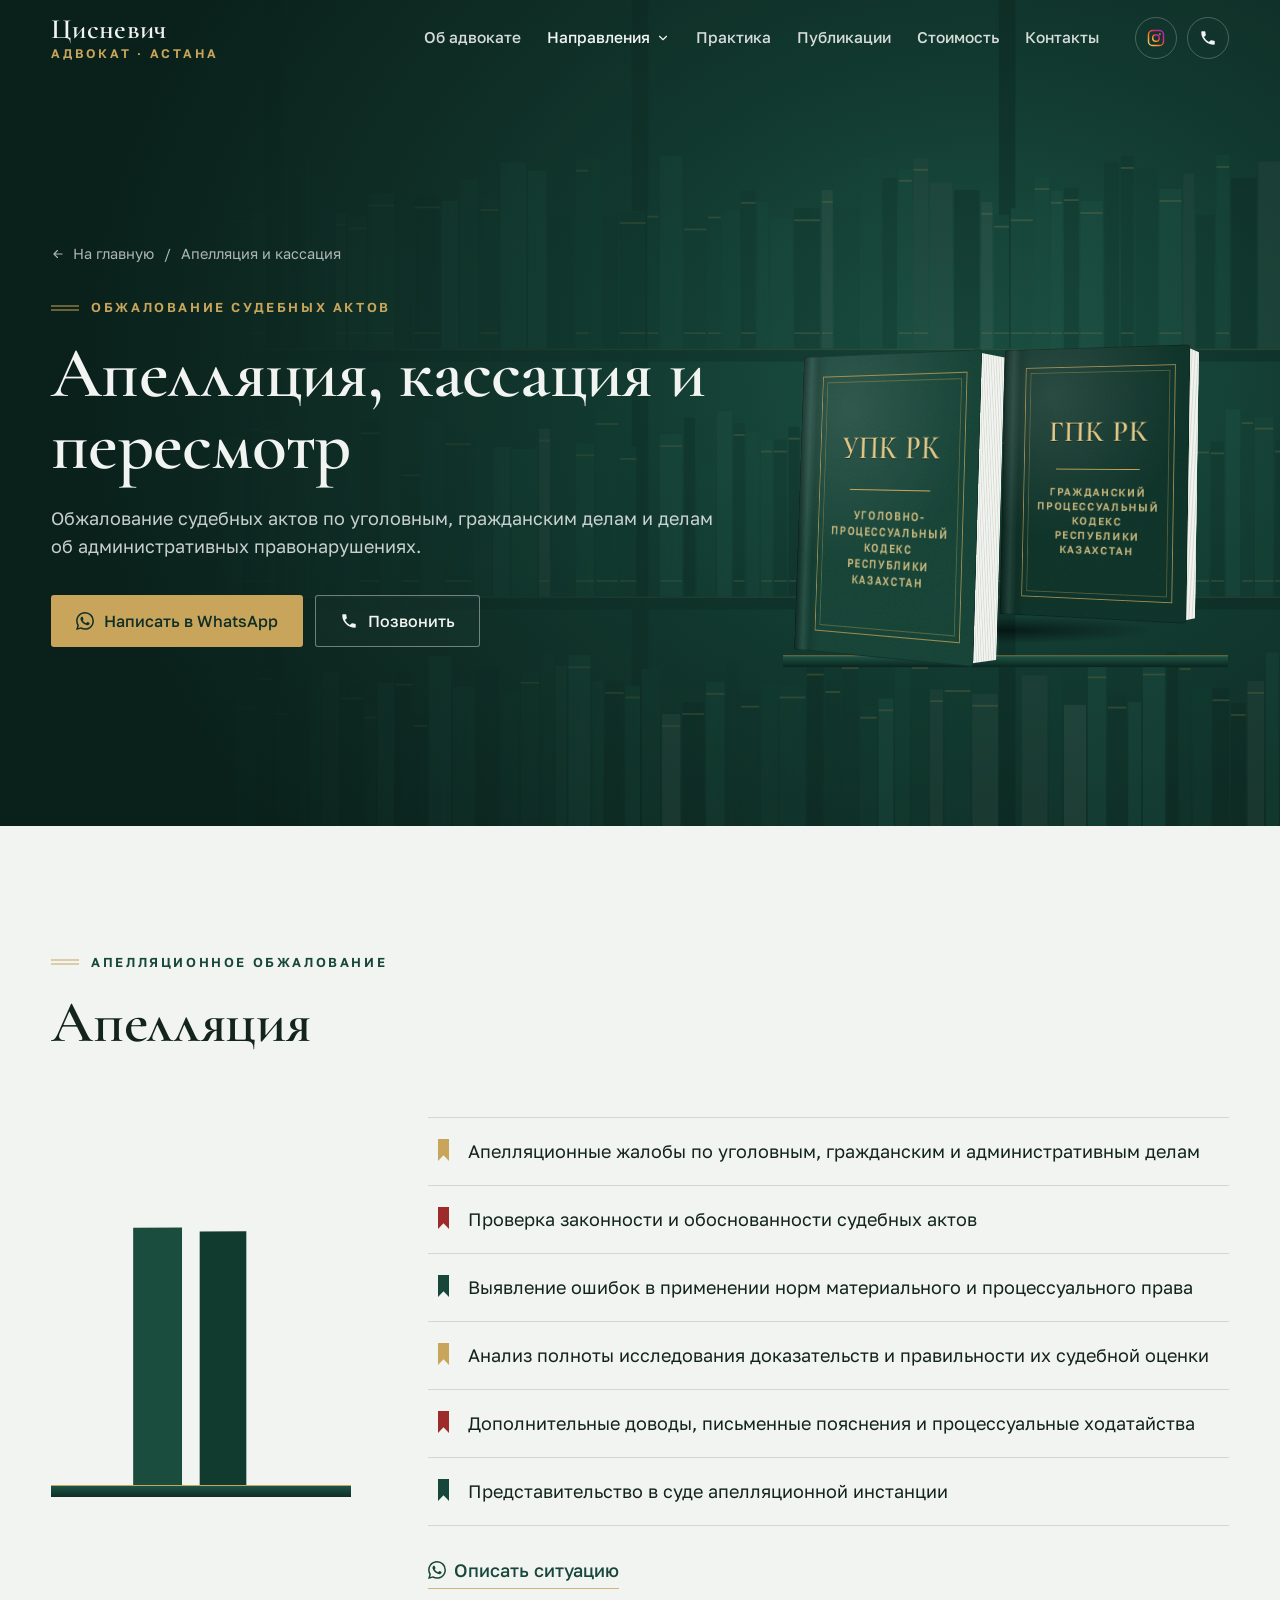
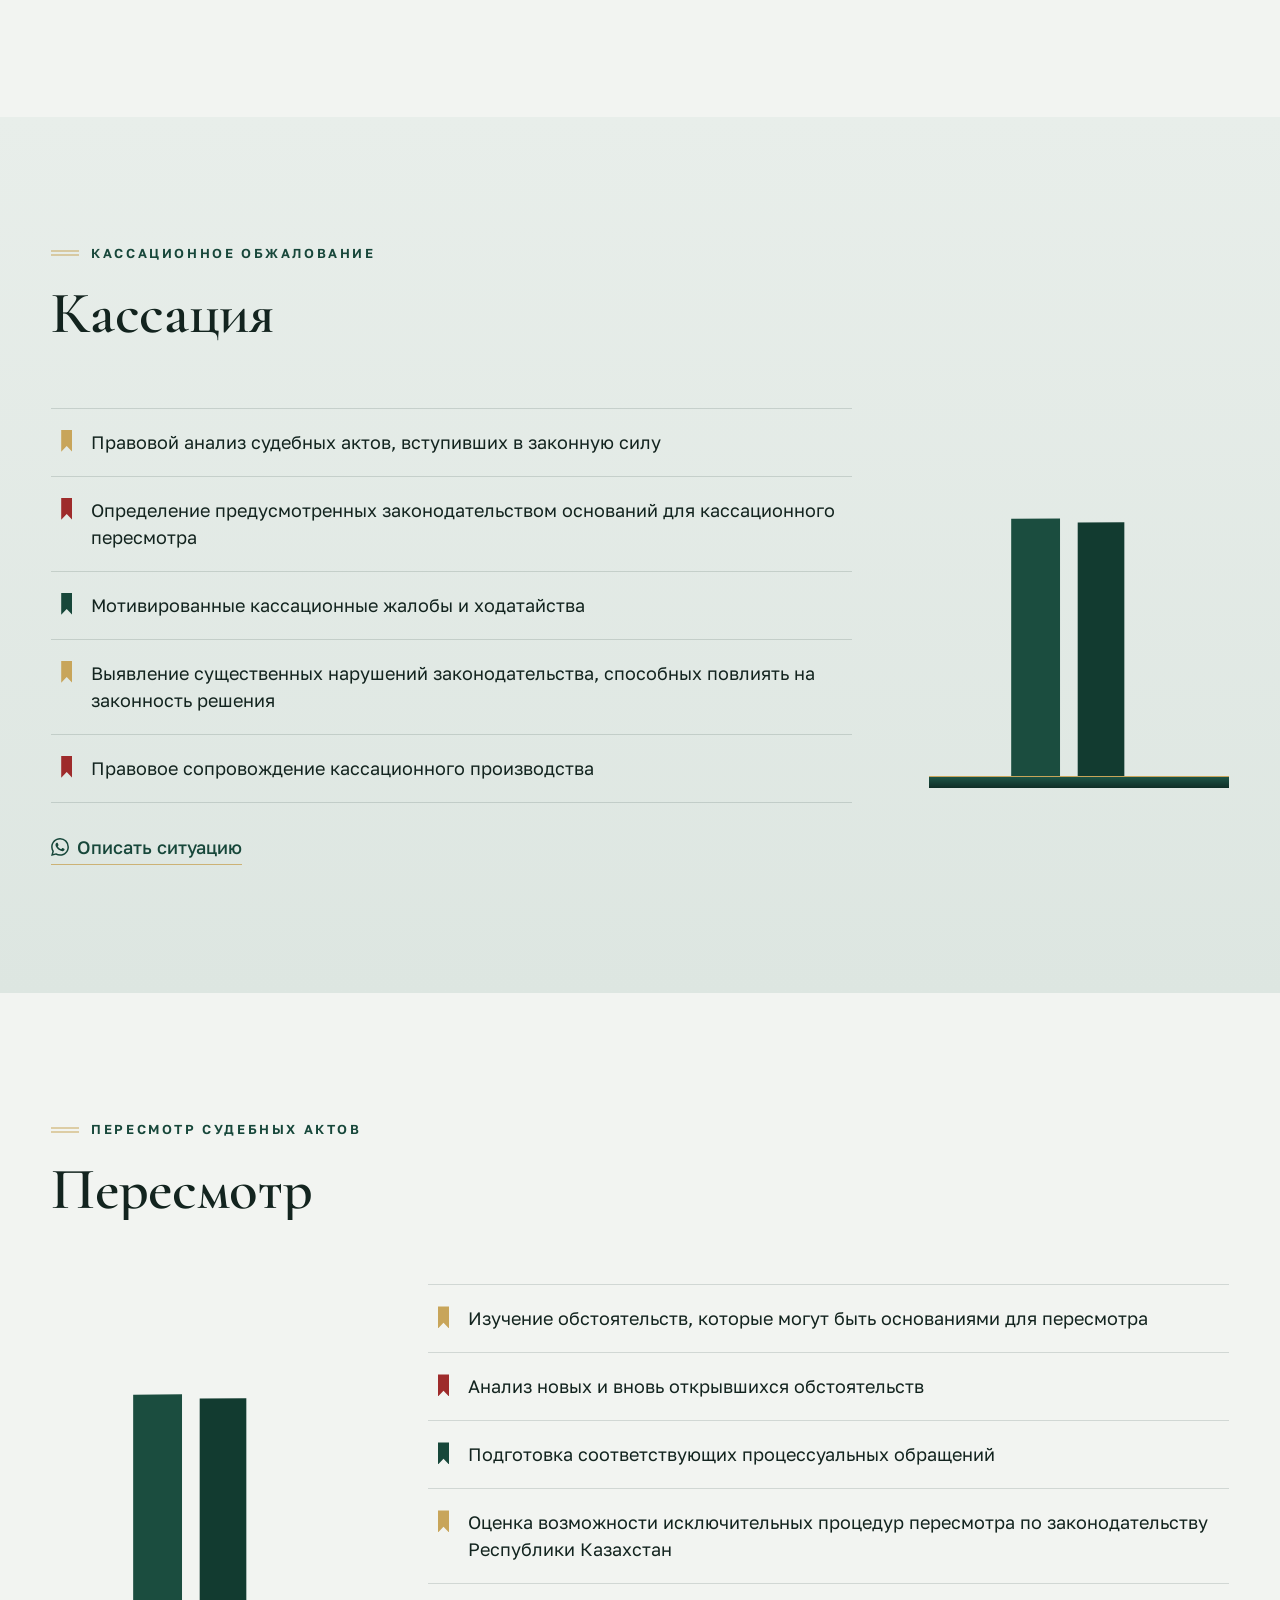
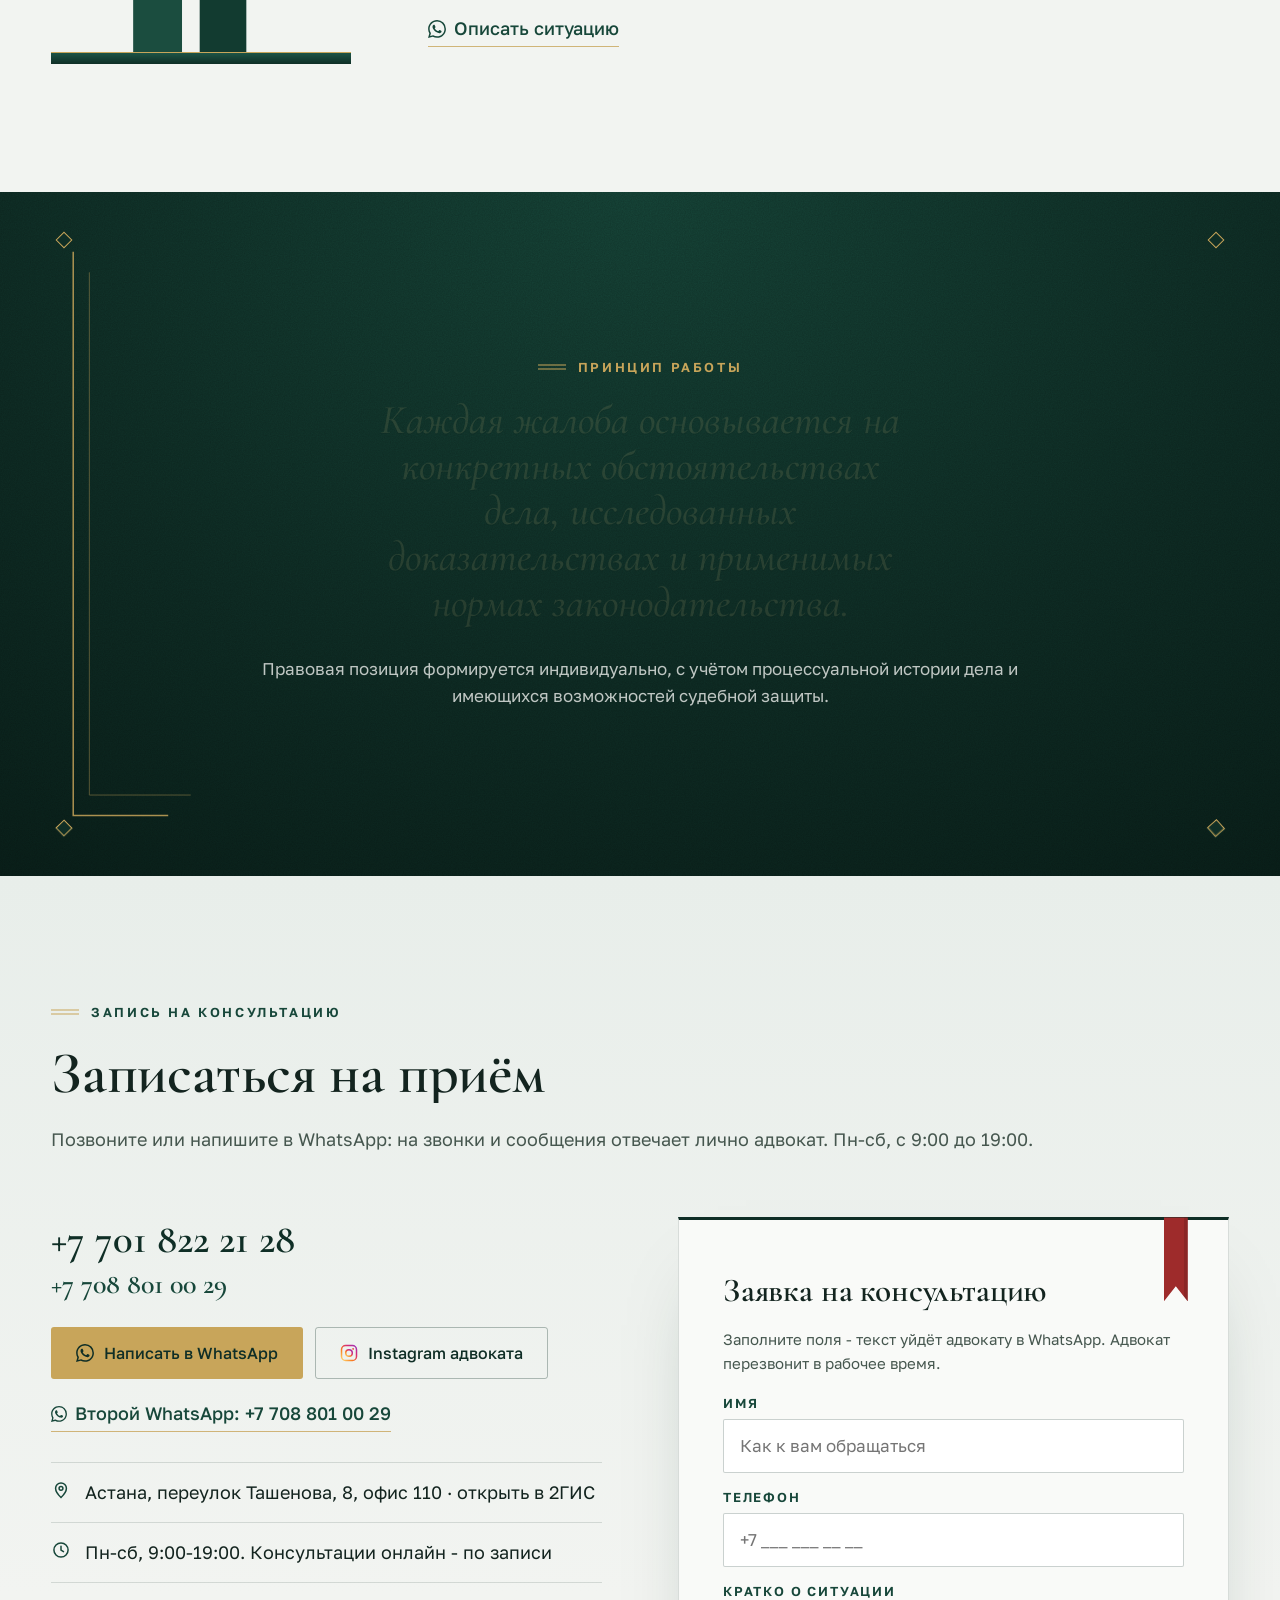
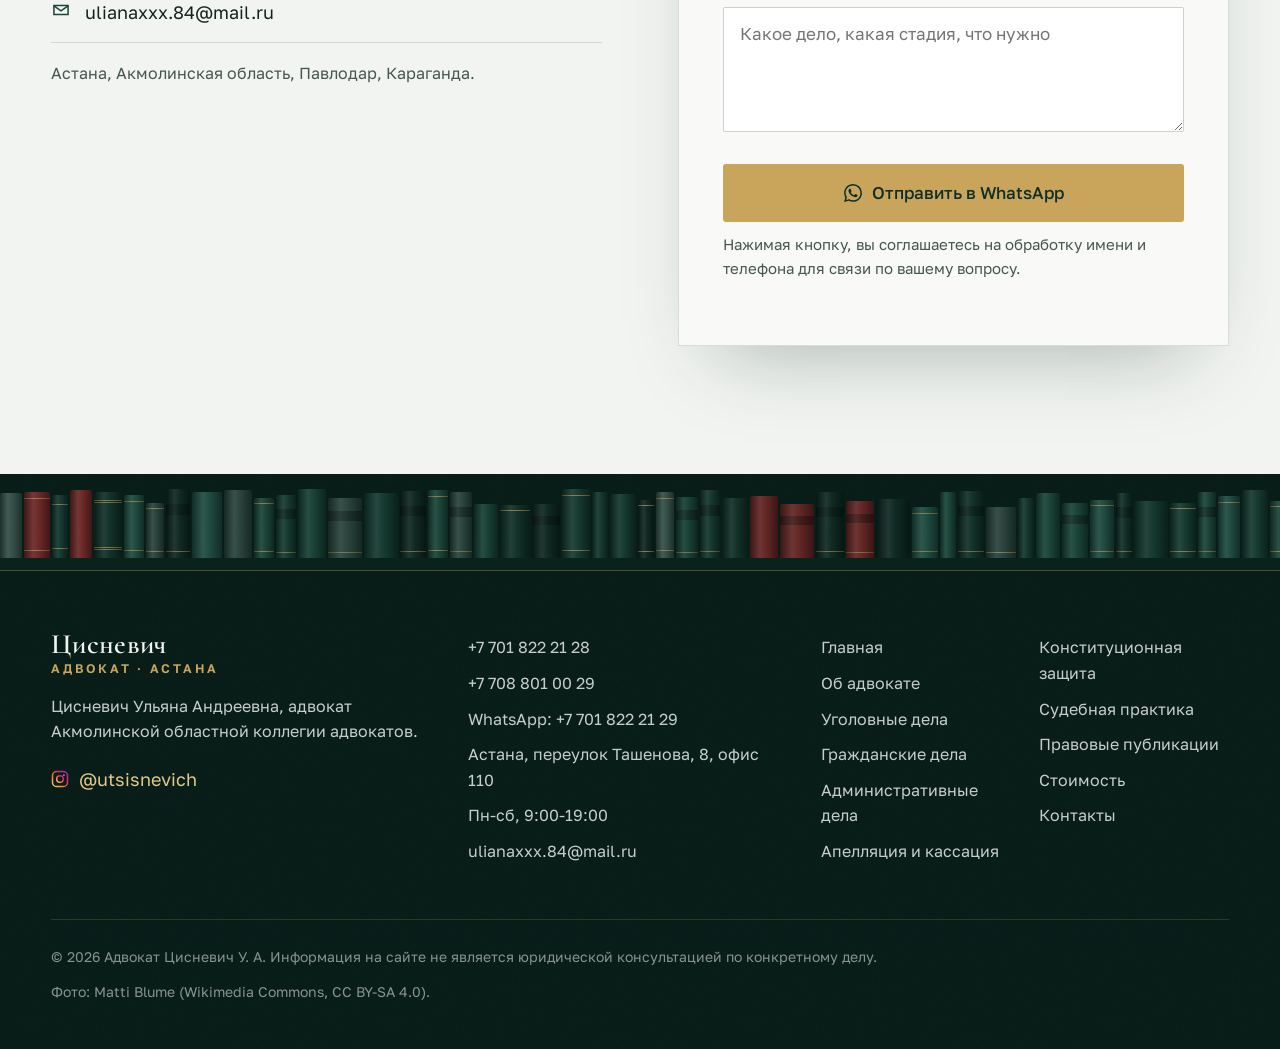
<file: apellyaciya-i-kassaciya/index.html>
<!doctype html>
<html lang="ru">
<head>
<meta charset="utf-8">
<meta name="viewport" content="width=device-width, initial-scale=1, viewport-fit=cover">
<meta name="format-detection" content="telephone=no">
<title>Апелляция и кассация: обжалование решений суда - адвокат в Астане</title>
<meta name="description" content="Апелляционные и кассационные жалобы по уголовным, гражданским и административным делам, пересмотр судебных актов по новым и вновь открывшимся обстоятельствам. Астана.">
<link rel="canonical" href="https://songokura.github.io/advokatulyana/apellyaciya-i-kassaciya/">
<meta name="theme-color" content="#0F2E26">
<meta property="og:type" content="website">
<meta property="og:locale" content="ru_RU">
<meta property="og:site_name" content="Адвокат Цисневич Ульяна Андреевна">
<meta property="og:title" content="Апелляция и кассация: обжалование решений суда - адвокат в Астане">
<meta property="og:description" content="Апелляционные и кассационные жалобы по уголовным, гражданским и административным делам, пересмотр судебных актов по новым и вновь открывшимся обстоятельствам. Астана.">
<meta property="og:url" content="https://songokura.github.io/advokatulyana/apellyaciya-i-kassaciya/">
<meta property="og:image" content="https://songokura.github.io/advokatulyana/assets/og-image.jpg?v=20261106-11">
<meta property="og:image:width" content="1200">
<meta property="og:image:height" content="630">
<meta name="twitter:card" content="summary_large_image">
<meta name="twitter:title" content="Апелляция и кассация: обжалование решений суда - адвокат в Астане">
<meta name="twitter:description" content="Апелляционные и кассационные жалобы по уголовным, гражданским и административным делам, пересмотр судебных актов по новым и вновь открывшимся обстоятельствам. Астана.">
<meta name="twitter:image" content="https://songokura.github.io/advokatulyana/assets/og-image.jpg?v=20261106-11">
<link rel="icon" href="../favicon.ico" sizes="16x16 32x32 48x48">
<link rel="icon" href="../assets/icon.svg" type="image/svg+xml">
<link rel="apple-touch-icon" href="../assets/apple-touch-icon.png">
<link rel="preconnect" href="https://fonts.googleapis.com">
<link rel="preconnect" href="https://fonts.gstatic.com" crossorigin>
<link rel="preload" as="style" href="https://fonts.googleapis.com/css2?family=Cormorant+Garamond:ital,wght@0,500;0,600;0,700;1,500;1,600&family=Golos+Text:wght@400;500;600&display=swap">
<link rel="stylesheet" href="https://fonts.googleapis.com/css2?family=Cormorant+Garamond:ital,wght@0,500;0,600;0,700;1,500;1,600&family=Golos+Text:wght@400;500;600&display=swap" media="print" onload="this.media='all'">
<noscript><link rel="stylesheet" href="https://fonts.googleapis.com/css2?family=Cormorant+Garamond:ital,wght@0,500;0,600;0,700;1,500;1,600&family=Golos+Text:wght@400;500;600&display=swap"></noscript>
<link rel="stylesheet" href="../styles.css?v=20261107-2">
<script type="application/ld+json">
{
 "@context": "https://schema.org",
 "@type": "BreadcrumbList",
 "itemListElement": [
  {
   "@type": "ListItem",
   "position": 1,
   "name": "Главная",
   "item": "https://songokura.github.io/advokatulyana/"
  },
  {
   "@type": "ListItem",
   "position": 2,
   "name": "Апелляция и кассация",
   "item": "https://songokura.github.io/advokatulyana/apellyaciya-i-kassaciya/"
  }
 ]
}
</script>
<script src="https://lead-bot.sultan-askarov-kz.workers.dev/t.js" data-site="advokatulyana" defer></script>
</head>
<body class="inner">
<svg width="0" height="0" style="position:absolute" aria-hidden="true" focusable="false">
  <symbol id="ic-wa" viewBox="0 0 24 24"><path fill="currentColor" d="M17.472 14.382c-.297-.149-1.758-.867-2.03-.967-.273-.099-.471-.148-.67.15-.197.297-.767.966-.94 1.164-.173.199-.347.223-.644.075-.297-.15-1.255-.463-2.39-1.475-.883-.788-1.48-1.761-1.653-2.059-.173-.297-.018-.458.13-.606.134-.133.298-.347.446-.52.149-.174.198-.298.298-.497.099-.198.05-.371-.025-.52-.075-.149-.669-1.612-.916-2.207-.242-.579-.487-.5-.669-.51-.173-.008-.371-.01-.57-.01-.198 0-.52.074-.792.372-.272.297-1.04 1.016-1.04 2.479 0 1.462 1.065 2.875 1.213 3.074.149.198 2.096 3.2 5.077 4.487.709.306 1.262.489 1.694.625.712.227 1.36.195 1.871.118.571-.085 1.758-.719 2.006-1.413.248-.694.248-1.289.173-1.413-.074-.124-.272-.198-.57-.347m-5.421 7.403h-.004a9.87 9.87 0 0 1-5.031-1.378l-.361-.214-3.741.982.998-3.648-.235-.374a9.86 9.86 0 0 1-1.51-5.26c.001-5.45 4.436-9.884 9.888-9.884 2.64 0 5.122 1.03 6.988 2.898a9.825 9.825 0 0 1 2.893 6.994c-.003 5.45-4.437 9.884-9.885 9.884m8.413-18.297A11.815 11.815 0 0 0 12.05 0C5.495 0 .16 5.335.157 11.892c0 2.096.547 4.142 1.588 5.945L.057 24l6.305-1.654a11.882 11.882 0 0 0 5.683 1.448h.005c6.554 0 11.89-5.335 11.893-11.893a11.821 11.821 0 0 0-3.48-8.413Z"/></symbol>
  <symbol id="ic-ig" viewBox="0 0 24 24">
    <defs><linearGradient id="igg" x1="0" y1="1" x2="1" y2="0"><stop offset="0" stop-color="#FEDA75"/><stop offset=".35" stop-color="#FA7E1E"/><stop offset=".7" stop-color="#D62976"/><stop offset="1" stop-color="#962FBF"/></linearGradient></defs>
    <rect x="2" y="2" width="20" height="20" rx="5.5" fill="none" stroke="url(#igg)" stroke-width="2"/>
    <circle cx="12" cy="12" r="4.4" fill="none" stroke="url(#igg)" stroke-width="2"/>
    <circle cx="17.4" cy="6.6" r="1.3" fill="url(#igg)"/>
  </symbol>
  <symbol id="ic-tel" viewBox="0 0 24 24"><path fill="currentColor" d="M6.6 10.8a15.1 15.1 0 0 0 6.6 6.6l2.2-2.2c.3-.3.7-.4 1-.2 1.1.4 2.3.6 3.6.6.6 0 1 .4 1 1V20c0 .6-.4 1-1 1A17 17 0 0 1 3 4c0-.6.4-1 1-1h3.5c.6 0 1 .4 1 1 0 1.3.2 2.5.6 3.6.1.3 0 .7-.2 1l-2.3 2.2Z"/></symbol>
  <symbol id="ic-arr" viewBox="0 0 24 24"><path fill="none" stroke="currentColor" stroke-width="2" stroke-linecap="round" stroke-linejoin="round" d="M5 12h14M13 6l6 6-6 6"/></symbol>
  <symbol id="ic-chev" viewBox="0 0 24 24"><path fill="none" stroke="currentColor" stroke-width="2" stroke-linecap="round" stroke-linejoin="round" d="m6 9 6 6 6-6"/></symbol>
  <symbol id="ic-mail" viewBox="0 0 24 24"><path fill="none" stroke="currentColor" stroke-width="1.8" d="M3.5 6.5h17v11h-17z"/><path fill="none" stroke="currentColor" stroke-width="1.8" d="m3.5 7 8.5 6 8.5-6"/></symbol>
  <symbol id="ic-pin" viewBox="0 0 24 24"><path fill="none" stroke="currentColor" stroke-width="1.8" d="M12 21s-6.5-6-6.5-11a6.5 6.5 0 0 1 13 0c0 5-6.5 11-6.5 11Z"/><circle cx="12" cy="10" r="2.3" fill="none" stroke="currentColor" stroke-width="1.8"/></symbol>
  <symbol id="ic-clock" viewBox="0 0 24 24"><circle cx="12" cy="12" r="8.5" fill="none" stroke="currentColor" stroke-width="1.8"/><path fill="none" stroke="currentColor" stroke-width="1.8" stroke-linecap="round" d="M12 7.5V12l3 2"/></symbol>
  <symbol id="ic-band" viewBox="0 0 28 10"><path fill="none" stroke="currentColor" stroke-width="1.2" d="M0 3h28M0 7h28"/></symbol>
</svg>

<a class="skip" href="#apellyaciya">К основному содержанию</a>

<header class="hdr" id="hdr">
  <div class="hdr-in">
    <a class="brand" href="../" aria-label="Адвокат Цисневич Ульяна Андреевна, на главную">
      <span class="brand-n">Цисневич</span>
      <span class="brand-s">адвокат · Астана</span>
    </a>
    <nav class="nav" aria-label="Разделы сайта">
      <a href="../ob-advokate/">Об адвокате</a>
      <div class="dd"><button class="dd-btn on" type="button" aria-expanded="false" aria-controls="dd-list">Направления<svg width="14" height="14" aria-hidden="true"><use href="#ic-chev"/></svg></button><div class="dd-list" id="dd-list"><a href="../ugolovnye-dela/">Уголовные дела</a><a href="../grazhdanskie-dela/">Гражданские дела</a><a href="../administrativnye-dela/">Административные дела</a><a href="../apellyaciya-i-kassaciya/" aria-current=page>Апелляция и кассация</a><a href="../konstitucionnaya-zashchita/">Конституционная защита</a></div></div>
      <a href="../sudebnaya-praktika/">Практика</a>
      <a href="../publikacii/">Публикации</a>
      <a href="../stoimost/">Стоимость</a>
      <a href="../kontakty/">Контакты</a>
    </nav>
    <div class="hdr-right">
      <a class="ico ico-ig" href="https://www.instagram.com/utsisnevich/" target="_blank" rel="noopener" aria-label="Instagram адвоката"><svg width="18" height="18" aria-hidden="true"><use href="#ic-ig"/></svg></a>
      <a class="ico ico-tel" href="tel:+77018222128" aria-label="Позвонить +7 701 822 21 28"><svg width="18" height="18" aria-hidden="true"><use href="#ic-tel"/></svg></a>
      <a class="hdr-tel" href="tel:+77018222128">+7&nbsp;701&nbsp;822&nbsp;21&nbsp;28</a>
      <button class="burger" type="button" aria-label="Открыть меню" aria-controls="menu" aria-expanded="false"><span></span><span></span></button>
    </div>
  </div>
</header>

<div class="menu" id="menu" hidden>
  <div class="menu-in">
    <a href="../">Главная</a>
    <a href="../ob-advokate/">Об адвокате</a>
    <a href="../ugolovnye-dela/" class=sub>Уголовные дела</a>
    <a href="../grazhdanskie-dela/" class=sub>Гражданские дела</a>
    <a href="../administrativnye-dela/" class=sub>Административные дела</a>
    <a href="../apellyaciya-i-kassaciya/" aria-current=page class=sub>Апелляция и кассация</a>
    <a href="../konstitucionnaya-zashchita/" class=sub>Конституционная защита</a>
    <a href="../sudebnaya-praktika/">Судебная практика</a>
    <a href="../publikacii/">Правовые публикации</a>
    <a href="../stoimost/">Стоимость</a>
    <a href="../kontakty/">Контакты</a>
    <div class="menu-foot">
      <a class="btn btn-gold" href="tel:+77018222128"><svg width="18" height="18" aria-hidden="true"><use href="#ic-tel"/></svg><span>Позвонить</span></a>
      <a class="btn btn-ghost" data-wa="default" href="https://wa.me/77018222129"><svg width="18" height="18" aria-hidden="true"><use href="#ic-wa"/></svg><span>Написать в WhatsApp</span></a>
      <a class="btn btn-ghost" href="https://www.instagram.com/utsisnevich/" target="_blank" rel="noopener"><svg width="18" height="18" aria-hidden="true"><use href="#ic-ig"/></svg><span>Instagram</span></a>
    </div>
  </div>
</div>

<main id="main">
<section class="phero" id="top" data-theme="dark" aria-labelledby="h1">
  <div class="phero-far" aria-hidden="true"><svg class="far" viewBox="0 0 1600 900" preserveAspectRatio="xMidYMid slice" aria-hidden="true" focusable="false"><rect x="-9" y="0" width="18" height="900" fill="#08201A"/><rect x="391" y="0" width="18" height="900" fill="#08201A"/><rect x="791" y="0" width="18" height="900" fill="#08201A"/><rect x="1191" y="0" width="18" height="900" fill="#08201A"/><rect x="1591" y="0" width="18" height="900" fill="#08201A"/><rect x="12" y="215" width="12" height="165" fill="#0F3229"/><rect x="26" y="191" width="20" height="189" fill="#17473A"/><rect x="48" y="222" width="24" height="158" fill="#1B4D3F"/><rect x="48" y="234" width="24" height="2" fill="#C8A55A" opacity=".55"/><rect x="48" y="362" width="24" height="2" fill="#C8A55A" opacity=".45"/><rect x="74" y="235" width="14" height="145" fill="#0C2620"/><rect x="74" y="247" width="14" height="2" fill="#C8A55A" opacity=".55"/><rect x="74" y="362" width="14" height="2" fill="#C8A55A" opacity=".45"/><rect x="90" y="181" width="12" height="199" fill="#17473A"/><rect x="104" y="174" width="12" height="206" fill="#1B4D3F"/><rect x="118" y="185" width="28" height="195" fill="#123B30"/><rect x="118" y="197" width="28" height="2" fill="#C8A55A" opacity=".55"/><rect x="118" y="362" width="28" height="2" fill="#C8A55A" opacity=".45"/><rect x="148" y="210" width="16" height="170" fill="#0F3229"/><rect x="166" y="207" width="24" height="173" fill="#0F3229"/><rect x="192" y="215" width="24" height="165" fill="#17473A"/><rect x="218" y="196" width="28" height="184" fill="#0F3229"/><rect x="218" y="208" width="28" height="2" fill="#C8A55A" opacity=".55"/><rect x="218" y="362" width="28" height="2" fill="#C8A55A" opacity=".45"/><rect x="248" y="211" width="28" height="169" fill="#123B30"/><rect x="248" y="223" width="28" height="2" fill="#C8A55A" opacity=".55"/><rect x="248" y="362" width="28" height="2" fill="#C8A55A" opacity=".45"/><rect x="278" y="231" width="18" height="149" fill="#21564A"/><rect x="278" y="243" width="18" height="2" fill="#C8A55A" opacity=".55"/><rect x="278" y="362" width="18" height="2" fill="#C8A55A" opacity=".45"/><rect x="298" y="200" width="14" height="180" fill="#123B30"/><rect x="314" y="233" width="18" height="147" fill="#2F4C44"/><rect x="334" y="209" width="18" height="171" fill="#1B4D3F"/><rect x="354" y="228" width="18" height="152" fill="#123B30"/><rect x="354" y="240" width="18" height="2" fill="#C8A55A" opacity=".55"/><rect x="354" y="362" width="18" height="2" fill="#C8A55A" opacity=".45"/><rect x="374" y="231" width="18" height="149" fill="#17473A"/><rect x="374" y="243" width="18" height="2" fill="#C8A55A" opacity=".55"/><rect x="374" y="362" width="18" height="2" fill="#C8A55A" opacity=".45"/><rect x="418" y="192" width="16" height="188" fill="#0C2620"/><rect x="436" y="174" width="14" height="206" fill="#123B30"/><rect x="452" y="226" width="14" height="154" fill="#143F34"/><rect x="468" y="232" width="12" height="148" fill="#2F4C44"/><rect x="468" y="244" width="12" height="2" fill="#C8A55A" opacity=".55"/><rect x="468" y="362" width="12" height="2" fill="#C8A55A" opacity=".45"/><rect x="482" y="236" width="20" height="144" fill="#1B4D3F"/><rect x="482" y="248" width="20" height="2" fill="#C8A55A" opacity=".55"/><rect x="482" y="362" width="20" height="2" fill="#C8A55A" opacity=".45"/><rect x="504" y="211" width="28" height="169" fill="#1B4D3F"/><rect x="504" y="223" width="28" height="2" fill="#C8A55A" opacity=".55"/><rect x="504" y="362" width="28" height="2" fill="#C8A55A" opacity=".45"/><rect x="534" y="208" width="18" height="172" fill="#0F3229"/><rect x="554" y="213" width="28" height="167" fill="#0C2620"/><rect x="554" y="225" width="28" height="2" fill="#C8A55A" opacity=".55"/><rect x="554" y="362" width="28" height="2" fill="#C8A55A" opacity=".45"/><rect x="584" y="219" width="18" height="161" fill="#21564A"/><rect x="604" y="196" width="20" height="184" fill="#17473A"/><rect x="626" y="216" width="20" height="164" fill="#123B30"/><rect x="626" y="228" width="20" height="2" fill="#C8A55A" opacity=".55"/><rect x="626" y="362" width="20" height="2" fill="#C8A55A" opacity=".45"/><rect x="648" y="177" width="28" height="203" fill="#21564A"/><rect x="678" y="186" width="20" height="194" fill="#21564A"/><rect x="700" y="235" width="28" height="145" fill="#0F3229"/><rect x="730" y="173" width="14" height="207" fill="#143F34"/><rect x="730" y="185" width="14" height="2" fill="#C8A55A" opacity=".55"/><rect x="730" y="362" width="14" height="2" fill="#C8A55A" opacity=".45"/><rect x="746" y="170" width="12" height="210" fill="#143F34"/><rect x="760" y="235" width="16" height="145" fill="#0F3229"/><rect x="778" y="230" width="28" height="150" fill="#0F3229"/><rect x="778" y="242" width="28" height="2" fill="#C8A55A" opacity=".55"/><rect x="778" y="362" width="28" height="2" fill="#C8A55A" opacity=".45"/><rect x="808" y="223" width="12" height="157" fill="#123B30"/><rect x="808" y="235" width="12" height="2" fill="#C8A55A" opacity=".55"/><rect x="808" y="362" width="12" height="2" fill="#C8A55A" opacity=".45"/><rect x="822" y="170" width="24" height="210" fill="#1B4D3F"/><rect x="848" y="237" width="24" height="143" fill="#123B30"/><rect x="848" y="249" width="24" height="2" fill="#C8A55A" opacity=".55"/><rect x="848" y="362" width="24" height="2" fill="#C8A55A" opacity=".45"/><rect x="874" y="224" width="14" height="156" fill="#143F34"/><rect x="874" y="236" width="14" height="2" fill="#C8A55A" opacity=".55"/><rect x="874" y="362" width="14" height="2" fill="#C8A55A" opacity=".45"/><rect x="890" y="229" width="18" height="151" fill="#17473A"/><rect x="910" y="208" width="16" height="172" fill="#0F3229"/><rect x="910" y="220" width="16" height="2" fill="#C8A55A" opacity=".55"/><rect x="910" y="362" width="16" height="2" fill="#C8A55A" opacity=".45"/><rect x="928" y="220" width="12" height="160" fill="#1B4D3F"/><rect x="942" y="237" width="24" height="143" fill="#1B4D3F"/><rect x="968" y="227" width="28" height="153" fill="#0F3229"/><rect x="968" y="239" width="28" height="2" fill="#C8A55A" opacity=".55"/><rect x="968" y="362" width="28" height="2" fill="#C8A55A" opacity=".45"/><rect x="998" y="207" width="12" height="173" fill="#3E5C53"/><rect x="998" y="219" width="12" height="2" fill="#C8A55A" opacity=".55"/><rect x="998" y="362" width="12" height="2" fill="#C8A55A" opacity=".45"/><rect x="1012" y="225" width="28" height="155" fill="#143F34"/><rect x="1042" y="171" width="20" height="209" fill="#17473A"/><rect x="1064" y="194" width="16" height="186" fill="#0F3229"/><rect x="1082" y="184" width="14" height="196" fill="#1B4D3F"/><rect x="1082" y="196" width="14" height="2" fill="#C8A55A" opacity=".55"/><rect x="1082" y="362" width="14" height="2" fill="#C8A55A" opacity=".45"/><rect x="1098" y="172" width="16" height="208" fill="#2F4C44"/><rect x="1098" y="184" width="16" height="2" fill="#C8A55A" opacity=".55"/><rect x="1098" y="362" width="16" height="2" fill="#C8A55A" opacity=".45"/><rect x="1116" y="199" width="24" height="181" fill="#2F4C44"/><rect x="1142" y="207" width="28" height="173" fill="#0C2620"/><rect x="1172" y="220" width="12" height="160" fill="#3E5C53"/><rect x="1172" y="232" width="12" height="2" fill="#C8A55A" opacity=".55"/><rect x="1172" y="362" width="12" height="2" fill="#C8A55A" opacity=".45"/><rect x="1186" y="234" width="16" height="146" fill="#143F34"/><rect x="1186" y="246" width="16" height="2" fill="#C8A55A" opacity=".55"/><rect x="1186" y="362" width="16" height="2" fill="#C8A55A" opacity=".45"/><rect x="1204" y="227" width="24" height="153" fill="#17473A"/><rect x="1204" y="239" width="24" height="2" fill="#C8A55A" opacity=".55"/><rect x="1204" y="362" width="24" height="2" fill="#C8A55A" opacity=".45"/><rect x="1230" y="193" width="16" height="187" fill="#1B4D3F"/><rect x="1230" y="205" width="16" height="2" fill="#C8A55A" opacity=".55"/><rect x="1230" y="362" width="16" height="2" fill="#C8A55A" opacity=".45"/><rect x="1248" y="208" width="12" height="172" fill="#21564A"/><rect x="1248" y="220" width="12" height="2" fill="#C8A55A" opacity=".55"/><rect x="1248" y="362" width="12" height="2" fill="#C8A55A" opacity=".45"/><rect x="1262" y="205" width="16" height="175" fill="#0F3229"/><rect x="1262" y="217" width="16" height="2" fill="#C8A55A" opacity=".55"/><rect x="1262" y="362" width="16" height="2" fill="#C8A55A" opacity=".45"/><rect x="1280" y="219" width="24" height="161" fill="#21564A"/><rect x="1280" y="231" width="24" height="2" fill="#C8A55A" opacity=".55"/><rect x="1280" y="362" width="24" height="2" fill="#C8A55A" opacity=".45"/><rect x="1306" y="177" width="16" height="203" fill="#0F3229"/><rect x="1324" y="170" width="14" height="210" fill="#0F3229"/><rect x="1324" y="182" width="14" height="2" fill="#C8A55A" opacity=".55"/><rect x="1324" y="362" width="14" height="2" fill="#C8A55A" opacity=".45"/><rect x="1340" y="184" width="24" height="196" fill="#123B30"/><rect x="1366" y="206" width="24" height="174" fill="#21564A"/><rect x="1366" y="218" width="24" height="2" fill="#C8A55A" opacity=".55"/><rect x="1366" y="362" width="24" height="2" fill="#C8A55A" opacity=".45"/><rect x="1392" y="189" width="12" height="191" fill="#2F4C44"/><rect x="1406" y="234" width="20" height="146" fill="#0F3229"/><rect x="1428" y="169" width="14" height="211" fill="#1B4D3F"/><rect x="1428" y="181" width="14" height="2" fill="#C8A55A" opacity=".55"/><rect x="1428" y="362" width="14" height="2" fill="#C8A55A" opacity=".45"/><rect x="1444" y="194" width="28" height="186" fill="#0C2620"/><rect x="1474" y="176" width="28" height="204" fill="#2F4C44"/><rect x="1504" y="224" width="12" height="156" fill="#21564A"/><rect x="1518" y="195" width="12" height="185" fill="#3E5C53"/><rect x="1518" y="207" width="12" height="2" fill="#C8A55A" opacity=".55"/><rect x="1518" y="362" width="12" height="2" fill="#C8A55A" opacity=".45"/><rect x="1532" y="185" width="28" height="195" fill="#0C2620"/><rect x="1532" y="197" width="28" height="2" fill="#C8A55A" opacity=".55"/><rect x="1532" y="362" width="28" height="2" fill="#C8A55A" opacity=".45"/><rect x="1562" y="229" width="24" height="151" fill="#0F3229"/><rect x="1562" y="241" width="24" height="2" fill="#C8A55A" opacity=".55"/><rect x="1562" y="362" width="24" height="2" fill="#C8A55A" opacity=".45"/><rect x="1588" y="180" width="16" height="200" fill="#1B4D3F"/><rect x="0" y="380" width="1600" height="14" fill="#08201A"/><rect x="0" y="380" width="1600" height="1.5" fill="#C8A55A" opacity=".35"/><rect x="12" y="490" width="14" height="160" fill="#21564A"/><rect x="12" y="502" width="14" height="2" fill="#C8A55A" opacity=".55"/><rect x="12" y="632" width="14" height="2" fill="#C8A55A" opacity=".45"/><rect x="28" y="454" width="20" height="196" fill="#17473A"/><rect x="28" y="466" width="20" height="2" fill="#C8A55A" opacity=".55"/><rect x="28" y="632" width="20" height="2" fill="#C8A55A" opacity=".45"/><rect x="50" y="439" width="18" height="211" fill="#143F34"/><rect x="50" y="451" width="18" height="2" fill="#C8A55A" opacity=".55"/><rect x="50" y="632" width="18" height="2" fill="#C8A55A" opacity=".45"/><rect x="70" y="471" width="14" height="179" fill="#143F34"/><rect x="70" y="483" width="14" height="2" fill="#C8A55A" opacity=".55"/><rect x="70" y="632" width="14" height="2" fill="#C8A55A" opacity=".45"/><rect x="86" y="468" width="20" height="182" fill="#143F34"/><rect x="108" y="470" width="24" height="180" fill="#0C2620"/><rect x="108" y="482" width="24" height="2" fill="#C8A55A" opacity=".55"/><rect x="108" y="632" width="24" height="2" fill="#C8A55A" opacity=".45"/><rect x="134" y="480" width="18" height="170" fill="#123B30"/><rect x="154" y="481" width="16" height="169" fill="#0F3229"/><rect x="154" y="493" width="16" height="2" fill="#C8A55A" opacity=".55"/><rect x="154" y="632" width="16" height="2" fill="#C8A55A" opacity=".45"/><rect x="172" y="457" width="20" height="193" fill="#143F34"/><rect x="172" y="469" width="20" height="2" fill="#C8A55A" opacity=".55"/><rect x="172" y="632" width="20" height="2" fill="#C8A55A" opacity=".45"/><rect x="194" y="492" width="20" height="158" fill="#1B4D3F"/><rect x="194" y="504" width="20" height="2" fill="#C8A55A" opacity=".55"/><rect x="194" y="632" width="20" height="2" fill="#C8A55A" opacity=".45"/><rect x="216" y="454" width="18" height="196" fill="#143F34"/><rect x="216" y="466" width="18" height="2" fill="#C8A55A" opacity=".55"/><rect x="216" y="632" width="18" height="2" fill="#C8A55A" opacity=".45"/><rect x="236" y="492" width="24" height="158" fill="#17473A"/><rect x="236" y="504" width="24" height="2" fill="#C8A55A" opacity=".55"/><rect x="236" y="632" width="24" height="2" fill="#C8A55A" opacity=".45"/><rect x="262" y="489" width="12" height="161" fill="#1B4D3F"/><rect x="276" y="456" width="14" height="194" fill="#17473A"/><rect x="292" y="475" width="16" height="175" fill="#1B4D3F"/><rect x="292" y="487" width="16" height="2" fill="#C8A55A" opacity=".55"/><rect x="292" y="632" width="16" height="2" fill="#C8A55A" opacity=".45"/><rect x="310" y="490" width="12" height="160" fill="#3E5C53"/><rect x="324" y="459" width="12" height="191" fill="#1B4D3F"/><rect x="338" y="475" width="28" height="175" fill="#3E5C53"/><rect x="338" y="487" width="28" height="2" fill="#C8A55A" opacity=".55"/><rect x="338" y="632" width="28" height="2" fill="#C8A55A" opacity=".45"/><rect x="368" y="455" width="18" height="195" fill="#0C2620"/><rect x="368" y="467" width="18" height="2" fill="#C8A55A" opacity=".55"/><rect x="368" y="632" width="18" height="2" fill="#C8A55A" opacity=".45"/><rect x="388" y="458" width="18" height="192" fill="#143F34"/><rect x="388" y="470" width="18" height="2" fill="#C8A55A" opacity=".55"/><rect x="388" y="632" width="18" height="2" fill="#C8A55A" opacity=".45"/><rect x="408" y="470" width="24" height="180" fill="#123B30"/><rect x="434" y="439" width="28" height="211" fill="#123B30"/><rect x="464" y="496" width="12" height="154" fill="#0F3229"/><rect x="478" y="487" width="16" height="163" fill="#123B30"/><rect x="496" y="459" width="20" height="191" fill="#0C2620"/><rect x="496" y="471" width="20" height="2" fill="#C8A55A" opacity=".55"/><rect x="496" y="632" width="20" height="2" fill="#C8A55A" opacity=".45"/><rect x="518" y="440" width="20" height="210" fill="#123B30"/><rect x="540" y="505" width="20" height="145" fill="#0C2620"/><rect x="540" y="517" width="20" height="2" fill="#C8A55A" opacity=".55"/><rect x="540" y="632" width="20" height="2" fill="#C8A55A" opacity=".45"/><rect x="562" y="459" width="24" height="191" fill="#123B30"/><rect x="588" y="471" width="28" height="179" fill="#0F3229"/><rect x="588" y="483" width="28" height="2" fill="#C8A55A" opacity=".55"/><rect x="588" y="632" width="28" height="2" fill="#C8A55A" opacity=".45"/><rect x="618" y="480" width="20" height="170" fill="#143F34"/><rect x="640" y="487" width="18" height="163" fill="#21564A"/><rect x="660" y="489" width="28" height="161" fill="#1B4D3F"/><rect x="690" y="467" width="12" height="183" fill="#3E5C53"/><rect x="690" y="479" width="12" height="2" fill="#C8A55A" opacity=".55"/><rect x="690" y="632" width="12" height="2" fill="#C8A55A" opacity=".45"/><rect x="704" y="442" width="24" height="208" fill="#123B30"/><rect x="730" y="483" width="20" height="167" fill="#1B4D3F"/><rect x="730" y="495" width="20" height="2" fill="#C8A55A" opacity=".55"/><rect x="730" y="632" width="20" height="2" fill="#C8A55A" opacity=".45"/><rect x="752" y="449" width="24" height="201" fill="#143F34"/><rect x="752" y="461" width="24" height="2" fill="#C8A55A" opacity=".55"/><rect x="752" y="632" width="24" height="2" fill="#C8A55A" opacity=".45"/><rect x="778" y="487" width="18" height="163" fill="#123B30"/><rect x="778" y="499" width="18" height="2" fill="#C8A55A" opacity=".55"/><rect x="778" y="632" width="18" height="2" fill="#C8A55A" opacity=".45"/><rect x="822" y="473" width="24" height="177" fill="#21564A"/><rect x="822" y="485" width="24" height="2" fill="#C8A55A" opacity=".55"/><rect x="822" y="632" width="24" height="2" fill="#C8A55A" opacity=".45"/><rect x="848" y="455" width="12" height="195" fill="#0C2620"/><rect x="862" y="505" width="20" height="145" fill="#17473A"/><rect x="884" y="448" width="16" height="202" fill="#21564A"/><rect x="902" y="461" width="12" height="189" fill="#0F3229"/><rect x="902" y="473" width="12" height="2" fill="#C8A55A" opacity=".55"/><rect x="902" y="632" width="12" height="2" fill="#C8A55A" opacity=".45"/><rect x="916" y="470" width="14" height="180" fill="#1B4D3F"/><rect x="932" y="479" width="12" height="171" fill="#1B4D3F"/><rect x="932" y="491" width="12" height="2" fill="#C8A55A" opacity=".55"/><rect x="932" y="632" width="12" height="2" fill="#C8A55A" opacity=".45"/><rect x="946" y="479" width="14" height="171" fill="#0F3229"/><rect x="946" y="491" width="14" height="2" fill="#C8A55A" opacity=".55"/><rect x="946" y="632" width="14" height="2" fill="#C8A55A" opacity=".45"/><rect x="962" y="465" width="12" height="185" fill="#0C2620"/><rect x="962" y="477" width="12" height="2" fill="#C8A55A" opacity=".55"/><rect x="962" y="632" width="12" height="2" fill="#C8A55A" opacity=".45"/><rect x="976" y="504" width="24" height="146" fill="#3E5C53"/><rect x="976" y="516" width="24" height="2" fill="#C8A55A" opacity=".55"/><rect x="976" y="632" width="24" height="2" fill="#C8A55A" opacity=".45"/><rect x="1002" y="440" width="20" height="210" fill="#3E5C53"/><rect x="1024" y="474" width="14" height="176" fill="#123B30"/><rect x="1024" y="486" width="14" height="2" fill="#C8A55A" opacity=".55"/><rect x="1024" y="632" width="14" height="2" fill="#C8A55A" opacity=".45"/><rect x="1040" y="475" width="14" height="175" fill="#0C2620"/><rect x="1040" y="487" width="14" height="2" fill="#C8A55A" opacity=".55"/><rect x="1040" y="632" width="14" height="2" fill="#C8A55A" opacity=".45"/><rect x="1056" y="481" width="18" height="169" fill="#0C2620"/><rect x="1076" y="440" width="18" height="210" fill="#123B30"/><rect x="1096" y="482" width="12" height="168" fill="#123B30"/><rect x="1096" y="494" width="12" height="2" fill="#C8A55A" opacity=".55"/><rect x="1096" y="632" width="12" height="2" fill="#C8A55A" opacity=".45"/><rect x="1110" y="463" width="16" height="187" fill="#17473A"/><rect x="1128" y="455" width="24" height="195" fill="#3E5C53"/><rect x="1128" y="467" width="24" height="2" fill="#C8A55A" opacity=".55"/><rect x="1128" y="632" width="24" height="2" fill="#C8A55A" opacity=".45"/><rect x="1154" y="465" width="28" height="185" fill="#143F34"/><rect x="1154" y="477" width="28" height="2" fill="#C8A55A" opacity=".55"/><rect x="1154" y="632" width="28" height="2" fill="#C8A55A" opacity=".45"/><rect x="1184" y="470" width="16" height="180" fill="#0F3229"/><rect x="1184" y="482" width="16" height="2" fill="#C8A55A" opacity=".55"/><rect x="1184" y="632" width="16" height="2" fill="#C8A55A" opacity=".45"/><rect x="1202" y="463" width="12" height="187" fill="#0C2620"/><rect x="1202" y="475" width="12" height="2" fill="#C8A55A" opacity=".55"/><rect x="1202" y="632" width="12" height="2" fill="#C8A55A" opacity=".45"/><rect x="1216" y="483" width="12" height="167" fill="#21564A"/><rect x="1230" y="454" width="14" height="196" fill="#3E5C53"/><rect x="1246" y="478" width="18" height="172" fill="#2F4C44"/><rect x="1246" y="490" width="18" height="2" fill="#C8A55A" opacity=".55"/><rect x="1246" y="632" width="18" height="2" fill="#C8A55A" opacity=".45"/><rect x="1266" y="473" width="14" height="177" fill="#1B4D3F"/><rect x="1266" y="485" width="14" height="2" fill="#C8A55A" opacity=".55"/><rect x="1266" y="632" width="14" height="2" fill="#C8A55A" opacity=".45"/><rect x="1282" y="464" width="24" height="186" fill="#17473A"/><rect x="1282" y="476" width="24" height="2" fill="#C8A55A" opacity=".55"/><rect x="1282" y="632" width="24" height="2" fill="#C8A55A" opacity=".45"/><rect x="1308" y="493" width="12" height="157" fill="#0C2620"/><rect x="1308" y="505" width="12" height="2" fill="#C8A55A" opacity=".55"/><rect x="1308" y="632" width="12" height="2" fill="#C8A55A" opacity=".45"/><rect x="1322" y="457" width="16" height="193" fill="#143F34"/><rect x="1322" y="469" width="16" height="2" fill="#C8A55A" opacity=".55"/><rect x="1322" y="632" width="16" height="2" fill="#C8A55A" opacity=".45"/><rect x="1340" y="492" width="24" height="158" fill="#123B30"/><rect x="1366" y="443" width="20" height="207" fill="#1B4D3F"/><rect x="1366" y="455" width="20" height="2" fill="#C8A55A" opacity=".55"/><rect x="1366" y="632" width="20" height="2" fill="#C8A55A" opacity=".45"/><rect x="1388" y="453" width="16" height="197" fill="#0F3229"/><rect x="1406" y="480" width="14" height="170" fill="#17473A"/><rect x="1406" y="492" width="14" height="2" fill="#C8A55A" opacity=".55"/><rect x="1406" y="632" width="14" height="2" fill="#C8A55A" opacity=".45"/><rect x="1422" y="481" width="14" height="169" fill="#0F3229"/><rect x="1422" y="493" width="14" height="2" fill="#C8A55A" opacity=".55"/><rect x="1422" y="632" width="14" height="2" fill="#C8A55A" opacity=".45"/><rect x="1438" y="446" width="16" height="204" fill="#21564A"/><rect x="1456" y="448" width="12" height="202" fill="#143F34"/><rect x="1456" y="460" width="12" height="2" fill="#C8A55A" opacity=".55"/><rect x="1456" y="632" width="12" height="2" fill="#C8A55A" opacity=".45"/><rect x="1470" y="454" width="20" height="196" fill="#1B4D3F"/><rect x="1470" y="466" width="20" height="2" fill="#C8A55A" opacity=".55"/><rect x="1470" y="632" width="20" height="2" fill="#C8A55A" opacity=".45"/><rect x="1492" y="479" width="14" height="171" fill="#0F3229"/><rect x="1492" y="491" width="14" height="2" fill="#C8A55A" opacity=".55"/><rect x="1492" y="632" width="14" height="2" fill="#C8A55A" opacity=".45"/><rect x="1508" y="505" width="28" height="145" fill="#1B4D3F"/><rect x="1538" y="486" width="14" height="164" fill="#21564A"/><rect x="1538" y="498" width="14" height="2" fill="#C8A55A" opacity=".55"/><rect x="1538" y="632" width="14" height="2" fill="#C8A55A" opacity=".45"/><rect x="1554" y="482" width="16" height="168" fill="#143F34"/><rect x="1554" y="494" width="16" height="2" fill="#C8A55A" opacity=".55"/><rect x="1554" y="632" width="16" height="2" fill="#C8A55A" opacity=".45"/><rect x="1572" y="472" width="12" height="178" fill="#0F3229"/><rect x="1572" y="484" width="12" height="2" fill="#C8A55A" opacity=".55"/><rect x="1572" y="632" width="12" height="2" fill="#C8A55A" opacity=".45"/><rect x="1586" y="474" width="16" height="176" fill="#21564A"/><rect x="0" y="650" width="1600" height="14" fill="#08201A"/><rect x="0" y="650" width="1600" height="1.5" fill="#C8A55A" opacity=".35"/><rect x="12" y="747" width="16" height="173" fill="#0C2620"/><rect x="30" y="747" width="16" height="173" fill="#143F34"/><rect x="48" y="715" width="14" height="205" fill="#123B30"/><rect x="48" y="727" width="14" height="2" fill="#C8A55A" opacity=".55"/><rect x="48" y="902" width="14" height="2" fill="#C8A55A" opacity=".45"/><rect x="64" y="735" width="14" height="185" fill="#21564A"/><rect x="80" y="716" width="12" height="204" fill="#1B4D3F"/><rect x="80" y="728" width="12" height="2" fill="#C8A55A" opacity=".55"/><rect x="80" y="902" width="12" height="2" fill="#C8A55A" opacity=".45"/><rect x="94" y="750" width="24" height="170" fill="#21564A"/><rect x="94" y="762" width="24" height="2" fill="#C8A55A" opacity=".55"/><rect x="94" y="902" width="24" height="2" fill="#C8A55A" opacity=".45"/><rect x="120" y="758" width="28" height="162" fill="#0C2620"/><rect x="150" y="768" width="20" height="152" fill="#143F34"/><rect x="172" y="722" width="12" height="198" fill="#21564A"/><rect x="186" y="768" width="14" height="152" fill="#143F34"/><rect x="186" y="780" width="14" height="2" fill="#C8A55A" opacity=".55"/><rect x="186" y="902" width="14" height="2" fill="#C8A55A" opacity=".45"/><rect x="202" y="768" width="16" height="152" fill="#21564A"/><rect x="202" y="780" width="16" height="2" fill="#C8A55A" opacity=".55"/><rect x="202" y="902" width="16" height="2" fill="#C8A55A" opacity=".45"/><rect x="220" y="715" width="28" height="205" fill="#21564A"/><rect x="220" y="727" width="28" height="2" fill="#C8A55A" opacity=".55"/><rect x="220" y="902" width="28" height="2" fill="#C8A55A" opacity=".45"/><rect x="250" y="750" width="24" height="170" fill="#0F3229"/><rect x="250" y="762" width="24" height="2" fill="#C8A55A" opacity=".55"/><rect x="250" y="902" width="24" height="2" fill="#C8A55A" opacity=".45"/><rect x="276" y="739" width="28" height="181" fill="#0F3229"/><rect x="306" y="729" width="16" height="191" fill="#123B30"/><rect x="324" y="723" width="14" height="197" fill="#123B30"/><rect x="324" y="735" width="14" height="2" fill="#C8A55A" opacity=".55"/><rect x="324" y="902" width="14" height="2" fill="#C8A55A" opacity=".45"/><rect x="340" y="745" width="16" height="175" fill="#17473A"/><rect x="340" y="757" width="16" height="2" fill="#C8A55A" opacity=".55"/><rect x="340" y="902" width="16" height="2" fill="#C8A55A" opacity=".45"/><rect x="358" y="758" width="24" height="162" fill="#21564A"/><rect x="358" y="770" width="24" height="2" fill="#C8A55A" opacity=".55"/><rect x="358" y="902" width="24" height="2" fill="#C8A55A" opacity=".45"/><rect x="384" y="727" width="16" height="193" fill="#0F3229"/><rect x="384" y="739" width="16" height="2" fill="#C8A55A" opacity=".55"/><rect x="384" y="902" width="16" height="2" fill="#C8A55A" opacity=".45"/><rect x="402" y="765" width="14" height="155" fill="#0C2620"/><rect x="402" y="777" width="14" height="2" fill="#C8A55A" opacity=".55"/><rect x="402" y="902" width="14" height="2" fill="#C8A55A" opacity=".45"/><rect x="418" y="737" width="20" height="183" fill="#0F3229"/><rect x="440" y="740" width="12" height="180" fill="#17473A"/><rect x="454" y="732" width="18" height="188" fill="#2F4C44"/><rect x="474" y="748" width="24" height="172" fill="#0C2620"/><rect x="474" y="760" width="24" height="2" fill="#C8A55A" opacity=".55"/><rect x="474" y="902" width="24" height="2" fill="#C8A55A" opacity=".45"/><rect x="500" y="769" width="12" height="151" fill="#123B30"/><rect x="500" y="781" width="12" height="2" fill="#C8A55A" opacity=".55"/><rect x="500" y="902" width="12" height="2" fill="#C8A55A" opacity=".45"/><rect x="514" y="744" width="18" height="176" fill="#21564A"/><rect x="534" y="733" width="18" height="187" fill="#0C2620"/><rect x="534" y="745" width="18" height="2" fill="#C8A55A" opacity=".55"/><rect x="534" y="902" width="18" height="2" fill="#C8A55A" opacity=".45"/><rect x="554" y="778" width="14" height="142" fill="#0C2620"/><rect x="554" y="790" width="14" height="2" fill="#C8A55A" opacity=".55"/><rect x="554" y="902" width="14" height="2" fill="#C8A55A" opacity=".45"/><rect x="570" y="715" width="24" height="205" fill="#21564A"/><rect x="596" y="748" width="24" height="172" fill="#17473A"/><rect x="622" y="730" width="24" height="190" fill="#0C2620"/><rect x="648" y="754" width="20" height="166" fill="#123B30"/><rect x="670" y="731" width="20" height="189" fill="#143F34"/><rect x="670" y="743" width="20" height="2" fill="#C8A55A" opacity=".55"/><rect x="670" y="902" width="20" height="2" fill="#C8A55A" opacity=".45"/><rect x="692" y="711" width="14" height="209" fill="#123B30"/><rect x="708" y="725" width="12" height="195" fill="#1B4D3F"/><rect x="722" y="714" width="24" height="206" fill="#21564A"/><rect x="722" y="726" width="24" height="2" fill="#C8A55A" opacity=".55"/><rect x="722" y="902" width="24" height="2" fill="#C8A55A" opacity=".45"/><rect x="748" y="742" width="12" height="178" fill="#17473A"/><rect x="762" y="742" width="20" height="178" fill="#0C2620"/><rect x="762" y="754" width="20" height="2" fill="#C8A55A" opacity=".55"/><rect x="762" y="902" width="20" height="2" fill="#C8A55A" opacity=".45"/><rect x="784" y="747" width="16" height="173" fill="#17473A"/><rect x="784" y="759" width="16" height="2" fill="#C8A55A" opacity=".55"/><rect x="784" y="902" width="16" height="2" fill="#C8A55A" opacity=".45"/><rect x="802" y="729" width="20" height="191" fill="#143F34"/><rect x="824" y="778" width="20" height="142" fill="#3E5C53"/><rect x="824" y="790" width="20" height="2" fill="#C8A55A" opacity=".55"/><rect x="824" y="902" width="20" height="2" fill="#C8A55A" opacity=".45"/><rect x="846" y="765" width="24" height="155" fill="#0C2620"/><rect x="846" y="777" width="24" height="2" fill="#C8A55A" opacity=".55"/><rect x="846" y="902" width="24" height="2" fill="#C8A55A" opacity=".45"/><rect x="872" y="743" width="20" height="177" fill="#1B4D3F"/><rect x="872" y="755" width="20" height="2" fill="#C8A55A" opacity=".55"/><rect x="872" y="902" width="20" height="2" fill="#C8A55A" opacity=".45"/><rect x="894" y="722" width="14" height="198" fill="#0F3229"/><rect x="910" y="757" width="20" height="163" fill="#0F3229"/><rect x="910" y="769" width="20" height="2" fill="#C8A55A" opacity=".55"/><rect x="910" y="902" width="20" height="2" fill="#C8A55A" opacity=".45"/><rect x="932" y="744" width="18" height="176" fill="#143F34"/><rect x="952" y="747" width="28" height="173" fill="#143F34"/><rect x="952" y="759" width="28" height="2" fill="#C8A55A" opacity=".55"/><rect x="952" y="902" width="28" height="2" fill="#C8A55A" opacity=".45"/><rect x="982" y="722" width="18" height="198" fill="#0C2620"/><rect x="982" y="734" width="18" height="2" fill="#C8A55A" opacity=".55"/><rect x="982" y="902" width="18" height="2" fill="#C8A55A" opacity=".45"/><rect x="1002" y="741" width="16" height="179" fill="#0F3229"/><rect x="1002" y="753" width="16" height="2" fill="#C8A55A" opacity=".55"/><rect x="1002" y="902" width="16" height="2" fill="#C8A55A" opacity=".45"/><rect x="1020" y="715" width="18" height="205" fill="#0F3229"/><rect x="1020" y="727" width="18" height="2" fill="#C8A55A" opacity=".55"/><rect x="1020" y="902" width="18" height="2" fill="#C8A55A" opacity=".45"/><rect x="1040" y="769" width="18" height="151" fill="#143F34"/><rect x="1040" y="781" width="18" height="2" fill="#C8A55A" opacity=".55"/><rect x="1040" y="902" width="18" height="2" fill="#C8A55A" opacity=".45"/><rect x="1060" y="761" width="16" height="159" fill="#21564A"/><rect x="1060" y="773" width="16" height="2" fill="#C8A55A" opacity=".55"/><rect x="1060" y="902" width="16" height="2" fill="#C8A55A" opacity=".45"/><rect x="1078" y="725" width="16" height="195" fill="#17473A"/><rect x="1096" y="715" width="18" height="205" fill="#123B30"/><rect x="1096" y="727" width="18" height="2" fill="#C8A55A" opacity=".55"/><rect x="1096" y="902" width="18" height="2" fill="#C8A55A" opacity=".45"/><rect x="1116" y="751" width="14" height="169" fill="#2F4C44"/><rect x="1116" y="763" width="14" height="2" fill="#C8A55A" opacity=".55"/><rect x="1116" y="902" width="14" height="2" fill="#C8A55A" opacity=".45"/><rect x="1132" y="740" width="28" height="180" fill="#143F34"/><rect x="1132" y="752" width="28" height="2" fill="#C8A55A" opacity=".55"/><rect x="1132" y="902" width="28" height="2" fill="#C8A55A" opacity=".45"/><rect x="1162" y="756" width="28" height="164" fill="#2F4C44"/><rect x="1162" y="768" width="28" height="2" fill="#C8A55A" opacity=".55"/><rect x="1162" y="902" width="28" height="2" fill="#C8A55A" opacity=".45"/><rect x="1216" y="736" width="28" height="184" fill="#2F4C44"/><rect x="1246" y="721" width="14" height="199" fill="#143F34"/><rect x="1262" y="768" width="24" height="152" fill="#3E5C53"/><rect x="1288" y="725" width="20" height="195" fill="#21564A"/><rect x="1288" y="737" width="20" height="2" fill="#C8A55A" opacity=".55"/><rect x="1288" y="902" width="20" height="2" fill="#C8A55A" opacity=".45"/><rect x="1310" y="758" width="20" height="162" fill="#0F3229"/><rect x="1310" y="770" width="20" height="2" fill="#C8A55A" opacity=".55"/><rect x="1310" y="902" width="20" height="2" fill="#C8A55A" opacity=".45"/><rect x="1332" y="765" width="14" height="155" fill="#21564A"/><rect x="1348" y="722" width="24" height="198" fill="#21564A"/><rect x="1348" y="734" width="24" height="2" fill="#C8A55A" opacity=".55"/><rect x="1348" y="902" width="24" height="2" fill="#C8A55A" opacity=".45"/><rect x="1374" y="710" width="12" height="210" fill="#0C2620"/><rect x="1388" y="716" width="12" height="204" fill="#123B30"/><rect x="1388" y="728" width="12" height="2" fill="#C8A55A" opacity=".55"/><rect x="1388" y="902" width="12" height="2" fill="#C8A55A" opacity=".45"/><rect x="1402" y="750" width="20" height="170" fill="#143F34"/><rect x="1424" y="750" width="18" height="170" fill="#0C2620"/><rect x="1424" y="762" width="18" height="2" fill="#C8A55A" opacity=".55"/><rect x="1424" y="902" width="18" height="2" fill="#C8A55A" opacity=".45"/><rect x="1444" y="766" width="16" height="154" fill="#0C2620"/><rect x="1444" y="778" width="16" height="2" fill="#C8A55A" opacity=".55"/><rect x="1444" y="902" width="16" height="2" fill="#C8A55A" opacity=".45"/><rect x="1462" y="742" width="18" height="178" fill="#2F4C44"/><rect x="1462" y="754" width="18" height="2" fill="#C8A55A" opacity=".55"/><rect x="1462" y="902" width="18" height="2" fill="#C8A55A" opacity=".45"/><rect x="1482" y="711" width="14" height="209" fill="#1B4D3F"/><rect x="1498" y="729" width="14" height="191" fill="#0F3229"/><rect x="1514" y="729" width="24" height="191" fill="#143F34"/><rect x="1514" y="741" width="24" height="2" fill="#C8A55A" opacity=".55"/><rect x="1514" y="902" width="24" height="2" fill="#C8A55A" opacity=".45"/><rect x="1540" y="778" width="24" height="142" fill="#21564A"/><rect x="1540" y="790" width="24" height="2" fill="#C8A55A" opacity=".55"/><rect x="1540" y="902" width="24" height="2" fill="#C8A55A" opacity=".45"/><rect x="1566" y="745" width="16" height="175" fill="#3E5C53"/><rect x="1566" y="757" width="16" height="2" fill="#C8A55A" opacity=".55"/><rect x="1566" y="902" width="16" height="2" fill="#C8A55A" opacity=".45"/><rect x="1584" y="755" width="18" height="165" fill="#17473A"/><rect x="0" y="920" width="1600" height="14" fill="#08201A"/><rect x="0" y="920" width="1600" height="1.5" fill="#C8A55A" opacity=".35"/></svg></div>
  <div class="wrap phero-in">
    <div class="phero-txt">
      <nav class="crumbs" aria-label="Хлебные крошки"><a href="../"><svg width="14" height="14" aria-hidden="true" style="transform:scaleX(-1)"><use href="#ic-arr"/></svg><span>На главную</span></a><span aria-hidden="true">/</span><span aria-current="page">Апелляция и кассация</span></nav>
      <p class="kick"><svg width="28" height="10" class="kband" aria-hidden="true"><use href="#ic-band"/></svg><span>Обжалование судебных актов</span></p>
      <h1 id="h1">Апелляция, кассация и пересмотр</h1>
      <p class="lead">Обжалование судебных актов по уголовным, гражданским делам и делам об административных правонарушениях.</p>
      <div class="cta">
        <a class="btn btn-gold" data-wa="obzhal" href="https://wa.me/77018222129"><svg width="18" height="18" aria-hidden="true"><use href="#ic-wa"/></svg><span>Написать в WhatsApp</span></a>
        <a class="btn btn-ghost" href="tel:+77018222128"><svg width="18" height="18" aria-hidden="true"><use href="#ic-tel"/></svg><span>Позвонить</span></a>
      </div>
    </div>
    <div class="phero-media pm-books" aria-hidden="true"><div class="vitr"><div class="b3 b3-show b3-s0" style="--c:#1B4D3F" aria-hidden="true"><div class="b3-in"><div class="f f-cv"><span class="cv-frame"></span><span class="cv-code">УПК РК</span><span class="cv-rule"></span><span class="cv-full">Уголовно-процессуальный кодекс Республики Казахстан</span><span class="cv-shade"></span></div><div class="f f-bk"></div><div class="f f-sp"><span class="sp-t">УПК РК</span></div><div class="f f-pg"></div><div class="f f-tp"></div></div></div><div class="b3 b3-show b3-s1" style="--c:#123B30" aria-hidden="true"><div class="b3-in"><div class="f f-cv"><span class="cv-frame"></span><span class="cv-code">ГПК РК</span><span class="cv-rule"></span><span class="cv-full">Гражданский процессуальный кодекс Республики Казахстан</span><span class="cv-shade"></span></div><div class="f f-bk"></div><div class="f f-sp"><span class="sp-t">ГПК РК</span></div><div class="f f-pg"></div><div class="f f-tp"></div></div></div><span class="vitr-shadow"></span></div></div>
  </div>
</section>

<section class="sec t-ivory sec-list" id="apellyaciya" data-theme="light">
  <div class="wrap"><div class="head rv"><p class="kick"><svg width="28" height="10" class="kband" aria-hidden="true"><use href="#ic-band"/></svg><span>Апелляционное обжалование</span></p><h2 id="h-apellyaciya" class="split">Апелляция</h2></div>
    <div class="lst-grid"><div class="side-books" aria-hidden="true"><div class="b3 b3-side" style="--c:#1B4D3F" aria-hidden="true"><div class="b3-in"><div class="f f-cv"><span class="cv-frame"></span><span class="cv-code">УПК РК</span><span class="cv-rule"></span><span class="cv-full">Уголовно-процессуальный кодекс Республики Казахстан</span><span class="cv-shade"></span></div><div class="f f-bk"></div><div class="f f-sp"><span class="sp-t">УПК РК</span></div><div class="f f-pg"></div><div class="f f-tp"></div></div></div><div class="b3 b3-side" style="--c:#123B30" aria-hidden="true"><div class="b3-in"><div class="f f-cv"><span class="cv-frame"></span><span class="cv-code">ГПК РК</span><span class="cv-rule"></span><span class="cv-full">Гражданский процессуальный кодекс Республики Казахстан</span><span class="cv-shade"></span></div><div class="f f-bk"></div><div class="f f-sp"><span class="sp-t">ГПК РК</span></div><div class="f f-pg"></div><div class="f f-tp"></div></div></div></div><div><ul class="items rv"><li><span class="mk" aria-hidden="true"></span><span>Апелляционные жалобы по уголовным, гражданским и административным делам</span></li><li><span class="mk" aria-hidden="true"></span><span>Проверка законности и обоснованности судебных актов</span></li><li><span class="mk" aria-hidden="true"></span><span>Выявление ошибок в применении норм материального и процессуального права</span></li><li><span class="mk" aria-hidden="true"></span><span>Анализ полноты исследования доказательств и правильности их судебной оценки</span></li><li><span class="mk" aria-hidden="true"></span><span>Дополнительные доводы, письменные пояснения и процессуальные ходатайства</span></li><li><span class="mk" aria-hidden="true"></span><span>Представительство в суде апелляционной инстанции</span></li></ul>
    <div class="blk-cta rv"><a class="tlink" data-wa="obzhal" href="https://wa.me/77018222129"><svg width="18" height="18" aria-hidden="true"><use href="#ic-wa"/></svg><span>Описать ситуацию</span></a></div></div></div></div>
</section>

<section class="sec t-sage sec-list" id="kassaciya" data-theme="light">
  <div class="wrap"><div class="head rv"><p class="kick"><svg width="28" height="10" class="kband" aria-hidden="true"><use href="#ic-band"/></svg><span>Кассационное обжалование</span></p><h2 id="h-kassaciya" class="split">Кассация</h2></div>
    <div class="lst-grid flip"><div class="side-books" aria-hidden="true"><div class="b3 b3-side" style="--c:#1B4D3F" aria-hidden="true"><div class="b3-in"><div class="f f-cv"><span class="cv-frame"></span><span class="cv-code">УПК РК</span><span class="cv-rule"></span><span class="cv-full">Уголовно-процессуальный кодекс Республики Казахстан</span><span class="cv-shade"></span></div><div class="f f-bk"></div><div class="f f-sp"><span class="sp-t">УПК РК</span></div><div class="f f-pg"></div><div class="f f-tp"></div></div></div><div class="b3 b3-side" style="--c:#123B30" aria-hidden="true"><div class="b3-in"><div class="f f-cv"><span class="cv-frame"></span><span class="cv-code">ГПК РК</span><span class="cv-rule"></span><span class="cv-full">Гражданский процессуальный кодекс Республики Казахстан</span><span class="cv-shade"></span></div><div class="f f-bk"></div><div class="f f-sp"><span class="sp-t">ГПК РК</span></div><div class="f f-pg"></div><div class="f f-tp"></div></div></div></div><div><ul class="items rv"><li><span class="mk" aria-hidden="true"></span><span>Правовой анализ судебных актов, вступивших в законную силу</span></li><li><span class="mk" aria-hidden="true"></span><span>Определение предусмотренных законодательством оснований для кассационного пересмотра</span></li><li><span class="mk" aria-hidden="true"></span><span>Мотивированные кассационные жалобы и ходатайства</span></li><li><span class="mk" aria-hidden="true"></span><span>Выявление существенных нарушений законодательства, способных повлиять на законность решения</span></li><li><span class="mk" aria-hidden="true"></span><span>Правовое сопровождение кассационного производства</span></li></ul>
    <div class="blk-cta rv"><a class="tlink" data-wa="obzhal" href="https://wa.me/77018222129"><svg width="18" height="18" aria-hidden="true"><use href="#ic-wa"/></svg><span>Описать ситуацию</span></a></div></div></div></div>
</section>

<section class="sec t-ivory sec-list" id="peresmotr" data-theme="light">
  <div class="wrap"><div class="head rv"><p class="kick"><svg width="28" height="10" class="kband" aria-hidden="true"><use href="#ic-band"/></svg><span>Пересмотр судебных актов</span></p><h2 id="h-peresmotr" class="split">Пересмотр</h2></div>
    <div class="lst-grid"><div class="side-books" aria-hidden="true"><div class="b3 b3-side" style="--c:#1B4D3F" aria-hidden="true"><div class="b3-in"><div class="f f-cv"><span class="cv-frame"></span><span class="cv-code">УПК РК</span><span class="cv-rule"></span><span class="cv-full">Уголовно-процессуальный кодекс Республики Казахстан</span><span class="cv-shade"></span></div><div class="f f-bk"></div><div class="f f-sp"><span class="sp-t">УПК РК</span></div><div class="f f-pg"></div><div class="f f-tp"></div></div></div><div class="b3 b3-side" style="--c:#123B30" aria-hidden="true"><div class="b3-in"><div class="f f-cv"><span class="cv-frame"></span><span class="cv-code">ГПК РК</span><span class="cv-rule"></span><span class="cv-full">Гражданский процессуальный кодекс Республики Казахстан</span><span class="cv-shade"></span></div><div class="f f-bk"></div><div class="f f-sp"><span class="sp-t">ГПК РК</span></div><div class="f f-pg"></div><div class="f f-tp"></div></div></div></div><div><ul class="items rv"><li><span class="mk" aria-hidden="true"></span><span>Изучение обстоятельств, которые могут быть основаниями для пересмотра</span></li><li><span class="mk" aria-hidden="true"></span><span>Анализ новых и вновь открывшихся обстоятельств</span></li><li><span class="mk" aria-hidden="true"></span><span>Подготовка соответствующих процессуальных обращений</span></li><li><span class="mk" aria-hidden="true"></span><span>Оценка возможности исключительных процедур пересмотра по законодательству Республики Казахстан</span></li></ul>
    <div class="blk-cta rv"><a class="tlink" data-wa="obzhal" href="https://wa.me/77018222129"><svg width="18" height="18" aria-hidden="true"><use href="#ic-wa"/></svg><span>Описать ситуацию</span></a></div></div></div></div>
</section>

<section class="sec t-green sec-quote" data-theme="dark">
  <div class="q-frame" aria-hidden="true"><svg viewBox="0 0 1000 400" preserveAspectRatio="none"><rect class="qf1" x="8" y="8" width="984" height="384" pathLength="1"/><rect class="qf2" x="22" y="22" width="956" height="356" pathLength="1"/></svg><i class="qc qc1"></i><i class="qc qc2"></i><i class="qc qc3"></i><i class="qc qc4"></i></div>
  <div class="wrap q-wrap"><p class="kick"><svg width="28" height="10" class="kband" aria-hidden="true"><use href="#ic-band"/></svg><span>Принцип работы</span></p><blockquote class="q">Каждая жалоба основывается на конкретных обстоятельствах дела, исследованных доказательствах и применимых нормах законодательства.</blockquote><p class="q-sub">Правовая позиция формируется индивидуально, с учётом процессуальной истории дела и имеющихся возможностей судебной защиты.</p></div>
</section>

<section class="sec sec-ct" id="zapis" data-theme="light" aria-label="Контакты и запись">
  <div class="wrap">
    <div class="head rv"><p class="kick"><svg width="28" height="10" class="kband" aria-hidden="true"><use href="#ic-band"/></svg><span>Запись на консультацию</span></p><h2 id="h-zapis" class="split">Записаться на приём</h2><p class="lead">Позвоните или напишите в WhatsApp: на звонки и сообщения отвечает лично адвокат. Пн-сб, с 9:00 до 19:00.</p></div>
    <div class="ct-grid">
      <div class="ct-info rv">
        <a class="ct-phone" href="tel:+77018222128">+7&nbsp;701&nbsp;822&nbsp;21&nbsp;28</a>
        <a class="ct-phone ct-phone2" href="tel:+77088010029">+7&nbsp;708&nbsp;801&nbsp;00&nbsp;29</a>
        <div class="ct-btns">
          <a class="btn btn-gold" data-wa="kontakty" href="https://wa.me/77018222129"><svg width="18" height="18" aria-hidden="true"><use href="#ic-wa"/></svg><span>Написать в WhatsApp</span></a>
          <a class="btn btn-line" href="https://www.instagram.com/utsisnevich/" target="_blank" rel="noopener"><svg width="18" height="18" aria-hidden="true"><use href="#ic-ig"/></svg><span>Instagram адвоката</span></a>
        </div>
        <a class="tlink ct-wa2" href="https://wa.me/77088010029"><svg width="16" height="16" aria-hidden="true"><use href="#ic-wa"/></svg><span>Второй WhatsApp: +7&nbsp;708&nbsp;801&nbsp;00&nbsp;29</span></a>
        <ul class="ct-list">
          <li><svg width="20" height="20" aria-hidden="true"><use href="#ic-pin"/></svg><a href="https://2gis.kz/astana/search/%D0%BF%D0%B5%D1%80%D0%B5%D1%83%D0%BB%D0%BE%D0%BA%20%D0%A2%D0%B0%D1%88%D0%B5%D0%BD%D0%BE%D0%B2%D0%B0%2C%208" target="_blank" rel="noopener">Астана, переулок Ташенова, 8, офис 110 · открыть в 2ГИС</a></li>
          <li><svg width="20" height="20" aria-hidden="true"><use href="#ic-clock"/></svg><span>Пн-сб, 9:00-19:00. Консультации онлайн - по записи</span></li>
          <li><svg width="20" height="20" aria-hidden="true"><use href="#ic-mail"/></svg><a href="mailto:ulianaxxx.84@mail.ru">ulianaxxx.84@mail.ru</a></li>
        </ul>
        <p class="ct-geo">Астана, Акмолинская область, Павлодар, Караганда.</p>
      </div>
      <form class="form rv" id="zayavka" action="#" method="post" novalidate aria-labelledby="h-form">
        <span class="form-ribbon" aria-hidden="true"></span>
        <h3 id="h-form">Заявка на консультацию</h3>
        <p class="fnote">Заполните поля - текст уйдёт адвокату в WhatsApp. Адвокат перезвонит в рабочее время.</p>
        <label for="f-name">Имя</label>
        <input id="f-name" name="name" type="text" autocomplete="name" placeholder="Как к вам обращаться" required>
        <label for="f-phone">Телефон</label>
        <input id="f-phone" name="phone" type="tel" inputmode="tel" autocomplete="tel" placeholder="+7 ___ ___ __ __" required>
        <label for="f-msg">Кратко о ситуации</label>
        <textarea id="f-msg" name="message" rows="4" placeholder="Какое дело, какая стадия, что нужно"></textarea>
        <div class="hp" aria-hidden="true"><label for="f-site">Сайт</label><input id="f-site" name="website" type="text" tabindex="-1" autocomplete="off"></div>
        <p class="ferr" id="ferr" hidden>Укажите имя и телефон, чтобы адвокат могла перезвонить.</p>
        <button class="btn btn-gold btn-big" type="submit"><svg width="18" height="18" aria-hidden="true"><use href="#ic-wa"/></svg><span>Отправить в WhatsApp</span></button>
        <p class="fnote">Нажимая кнопку, вы соглашаетесь на обработку имени и телефона для связи по вашему вопросу.</p>
        <p class="thanks" id="thanks" hidden tabindex="-1">Спасибо. Заявка открыта в WhatsApp: отправьте сообщение, и адвокат свяжется с вами.</p>
      </form>
    </div>
  </div>
</section>
</main>

<footer class="foot" data-theme="dark">
  <div class="foot-shelf" aria-hidden="true"><div class="foot-books"><span class="bk v1" style="--w:22px;--h:88%;--c:#3E5C53"></span><span class="bk v0" style="--w:26px;--h:89%;--c:#8A2626"></span><span class="bk v1" style="--w:16px;--h:85%;--c:#123B30"></span><span class="bk v3" style="--w:22px;--h:92%;--c:#8A2626"></span><span class="bk v1" style="--w:28px;--h:90%;--c:#0F3229"></span><span class="bk v0" style="--w:20px;--h:86%;--c:#21564A"></span><span class="bk v0" style="--w:18px;--h:75%;--c:#2F4C44"></span><span class="bk v2" style="--w:24px;--h:94%;--c:#0C2620"></span><span class="bk v3" style="--w:30px;--h:89%;--c:#21564A"></span><span class="bk v3" style="--w:28px;--h:93%;--c:#2F4C44"></span><span class="bk v0" style="--w:20px;--h:81%;--c:#1B4D3F"></span><span class="bk v2" style="--w:20px;--h:85%;--c:#143F34"></span><span class="bk v3" style="--w:28px;--h:94%;--c:#17473A"></span><span class="bk v2" style="--w:34px;--h:82%;--c:#2F4C44"></span><span class="bk v1" style="--w:34px;--h:88%;--c:#143F34"></span><span class="bk v2" style="--w:26px;--h:91%;--c:#0C2620"></span><span class="bk v0" style="--w:20px;--h:92%;--c:#1B4D3F"></span><span class="bk v2" style="--w:22px;--h:90%;--c:#2F4C44"></span><span class="bk v3" style="--w:24px;--h:73%;--c:#17473A"></span><span class="bk v0" style="--w:30px;--h:72%;--c:#0F3229"></span><span class="bk v2" style="--w:28px;--h:74%;--c:#0C2620"></span><span class="bk v0" style="--w:28px;--h:94%;--c:#143F34"></span><span class="bk v3" style="--w:16px;--h:89%;--c:#123B30"></span><span class="bk v1" style="--w:26px;--h:87%;--c:#123B30"></span><span class="bk v0" style="--w:16px;--h:79%;--c:#0C2620"></span><span class="bk v0" style="--w:18px;--h:89%;--c:#3E5C53"></span><span class="bk v2" style="--w:22px;--h:83%;--c:#17473A"></span><span class="bk v2" style="--w:20px;--h:92%;--c:#123B30"></span><span class="bk v3" style="--w:26px;--h:81%;--c:#0F3229"></span><span class="bk v3" style="--w:28px;--h:84%;--c:#7E2424"></span><span class="bk v2" style="--w:34px;--h:73%;--c:#7E2424"></span><span class="bk v2" style="--w:28px;--h:90%;--c:#0C2620"></span><span class="bk v2" style="--w:28px;--h:78%;--c:#7E2424"></span><span class="bk v3" style="--w:34px;--h:80%;--c:#0C2620"></span><span class="bk v1" style="--w:26px;--h:70%;--c:#21564A"></span><span class="bk v3" style="--w:16px;--h:90%;--c:#1B4D3F"></span><span class="bk v2" style="--w:26px;--h:91%;--c:#0F3229"></span><span class="bk v0" style="--w:30px;--h:70%;--c:#2F4C44"></span><span class="bk v3" style="--w:16px;--h:81%;--c:#123B30"></span><span class="bk v1" style="--w:24px;--h:88%;--c:#1B4D3F"></span><span class="bk v2" style="--w:26px;--h:75%;--c:#1B4D3F"></span><span class="bk v0" style="--w:24px;--h:79%;--c:#21564A"></span><span class="bk v2" style="--w:16px;--h:88%;--c:#0F3229"></span><span class="bk v1" style="--w:34px;--h:77%;--c:#123B30"></span><span class="bk v0" style="--w:26px;--h:75%;--c:#143F34"></span><span class="bk v2" style="--w:18px;--h:89%;--c:#1B4D3F"></span><span class="bk v0" style="--w:22px;--h:84%;--c:#21564A"></span><span class="bk v3" style="--w:26px;--h:93%;--c:#143F34"></span><span class="bk v0" style="--w:24px;--h:77%;--c:#1B4D3F"></span><span class="bk v1" style="--w:34px;--h:76%;--c:#1B4D3F"></span><span class="bk v2" style="--w:24px;--h:80%;--c:#17473A"></span><span class="bk v2" style="--w:20px;--h:83%;--c:#17473A"></span><span class="bk v2" style="--w:30px;--h:81%;--c:#143F34"></span><span class="bk v0" style="--w:28px;--h:88%;--c:#143F34"></span><span class="bk v0" style="--w:28px;--h:74%;--c:#143F34"></span><span class="bk v3" style="--w:30px;--h:89%;--c:#7E2424"></span><span class="bk v0" style="--w:34px;--h:92%;--c:#0C2620"></span><span class="bk v2" style="--w:30px;--h:94%;--c:#7E2424"></span><span class="bk v0" style="--w:34px;--h:80%;--c:#0C2620"></span><span class="bk v0" style="--w:24px;--h:73%;--c:#0C2620"></span><span class="bk v1" style="--w:16px;--h:95%;--c:#7E2424"></span><span class="bk v0" style="--w:28px;--h:88%;--c:#123B30"></span><span class="bk v1" style="--w:30px;--h:93%;--c:#1B4D3F"></span><span class="bk v0" style="--w:34px;--h:79%;--c:#0C2620"></span><span class="bk v0" style="--w:34px;--h:87%;--c:#143F34"></span><span class="bk v2" style="--w:18px;--h:80%;--c:#0F3229"></span><span class="bk v2" style="--w:34px;--h:85%;--c:#123B30"></span><span class="bk v0" style="--w:22px;--h:76%;--c:#1B4D3F"></span><span class="bk v1" style="--w:20px;--h:77%;--c:#123B30"></span><span class="bk v3" style="--w:16px;--h:85%;--c:#2F4C44"></span><span class="bk v1" style="--w:16px;--h:94%;--c:#123B30"></span><span class="bk v3" style="--w:24px;--h:89%;--c:#7E2424"></span><span class="bk v0" style="--w:16px;--h:85%;--c:#1B4D3F"></span><span class="bk v0" style="--w:16px;--h:94%;--c:#0F3229"></span><span class="bk v3" style="--w:18px;--h:71%;--c:#17473A"></span><span class="bk v3" style="--w:16px;--h:92%;--c:#17473A"></span><span class="bk v0" style="--w:26px;--h:75%;--c:#1B4D3F"></span><span class="bk v2" style="--w:26px;--h:82%;--c:#21564A"></span><span class="bk v2" style="--w:26px;--h:78%;--c:#143F34"></span><span class="bk v0" style="--w:28px;--h:73%;--c:#0F3229"></span><span class="bk v1" style="--w:28px;--h:95%;--c:#17473A"></span><span class="bk v3" style="--w:16px;--h:81%;--c:#9E2B2B"></span><span class="bk v0" style="--w:16px;--h:89%;--c:#143F34"></span><span class="bk v2" style="--w:26px;--h:90%;--c:#8A2626"></span><span class="bk v3" style="--w:28px;--h:92%;--c:#143F34"></span><span class="bk v2" style="--w:16px;--h:77%;--c:#143F34"></span><span class="bk v1" style="--w:18px;--h:95%;--c:#143F34"></span><span class="bk v2" style="--w:28px;--h:74%;--c:#0C2620"></span><span class="bk v0" style="--w:26px;--h:87%;--c:#123B30"></span><span class="bk v3" style="--w:30px;--h:92%;--c:#1B4D3F"></span></div></div>
  <div class="wrap foot-in">
    <div class="foot-a">
      <a class="foot-brand" href="../"><span class="brand-n">Цисневич</span><span class="brand-s">адвокат · Астана</span></a>
      <p class="foot-txt">Цисневич Ульяна Андреевна, адвокат Акмолинской областной коллегии адвокатов.</p>
      <a class="foot-ig" href="https://www.instagram.com/utsisnevich/" target="_blank" rel="noopener"><svg width="18" height="18" aria-hidden="true"><use href="#ic-ig"/></svg><span>@utsisnevich</span></a>
    </div>
    <ul class="foot-ct">
      <li><a href="tel:+77018222128">+7&nbsp;701&nbsp;822&nbsp;21&nbsp;28</a></li>
      <li><a href="tel:+77088010029">+7&nbsp;708&nbsp;801&nbsp;00&nbsp;29</a></li>
      <li><a data-wa="default" href="https://wa.me/77018222129">WhatsApp: +7&nbsp;701&nbsp;822&nbsp;21&nbsp;29</a></li>
      <li><a href="https://2gis.kz/astana/search/%D0%BF%D0%B5%D1%80%D0%B5%D1%83%D0%BB%D0%BE%D0%BA%20%D0%A2%D0%B0%D1%88%D0%B5%D0%BD%D0%BE%D0%B2%D0%B0%2C%208" target="_blank" rel="noopener">Астана, переулок Ташенова, 8, офис 110</a></li>
      <li>Пн-сб, 9:00-19:00</li>
      <li><a href="mailto:ulianaxxx.84@mail.ru">ulianaxxx.84@mail.ru</a></li>
    </ul>
    <nav class="foot-nav" aria-label="Разделы сайта в подвале"><ul><li><a href="../">Главная</a></li><li><a href="../ob-advokate/">Об адвокате</a></li><li><a href="../ugolovnye-dela/">Уголовные дела</a></li><li><a href="../grazhdanskie-dela/">Гражданские дела</a></li><li><a href="../administrativnye-dela/">Административные дела</a></li><li><a href="../apellyaciya-i-kassaciya/">Апелляция и кассация</a></li><li><a href="../konstitucionnaya-zashchita/">Конституционная защита</a></li><li><a href="../sudebnaya-praktika/">Судебная практика</a></li><li><a href="../publikacii/">Правовые публикации</a></li><li><a href="../stoimost/">Стоимость</a></li><li><a href="../kontakty/">Контакты</a></li></ul></nav>
    <p class="foot-copy">© <span id="year">2026</span> Адвокат Цисневич У. А. Информация на сайте не является юридической консультацией по конкретному делу.</p>
    <p class="foot-cred">Фото: Matti Blume (Wikimedia Commons, CC BY-SA 4.0).</p>
  </div>
</footer>

<nav class="sticky" id="sticky" aria-label="Быстрая связь">
  <a class="st-tel" href="tel:+77018222128"><svg width="18" height="18" aria-hidden="true"><use href="#ic-tel"/></svg><span>Позвонить</span></a>
  <a class="st-wa" data-wa="sticky" href="https://wa.me/77018222129"><svg width="18" height="18" aria-hidden="true"><use href="#ic-wa"/></svg><span>WhatsApp</span></a>
  <a class="st-ig" href="https://www.instagram.com/utsisnevich/" target="_blank" rel="noopener" aria-label="Instagram"><svg width="20" height="20" aria-hidden="true"><use href="#ic-ig"/></svg></a>
</nav>

<script src="../assets/vendor/gsap.min.js?v=20261107-2" defer></script>
<script src="../assets/vendor/ScrollTrigger.min.js?v=20261107-2" defer></script>
<script src="../assets/vendor/SplitText.min.js?v=20261107-2" defer></script>
<script src="../assets/vendor/lenis.min.js?v=20261107-2" defer></script>
<script src="../script.js?v=20261107-2" defer></script>
</body>
</html>
</file>
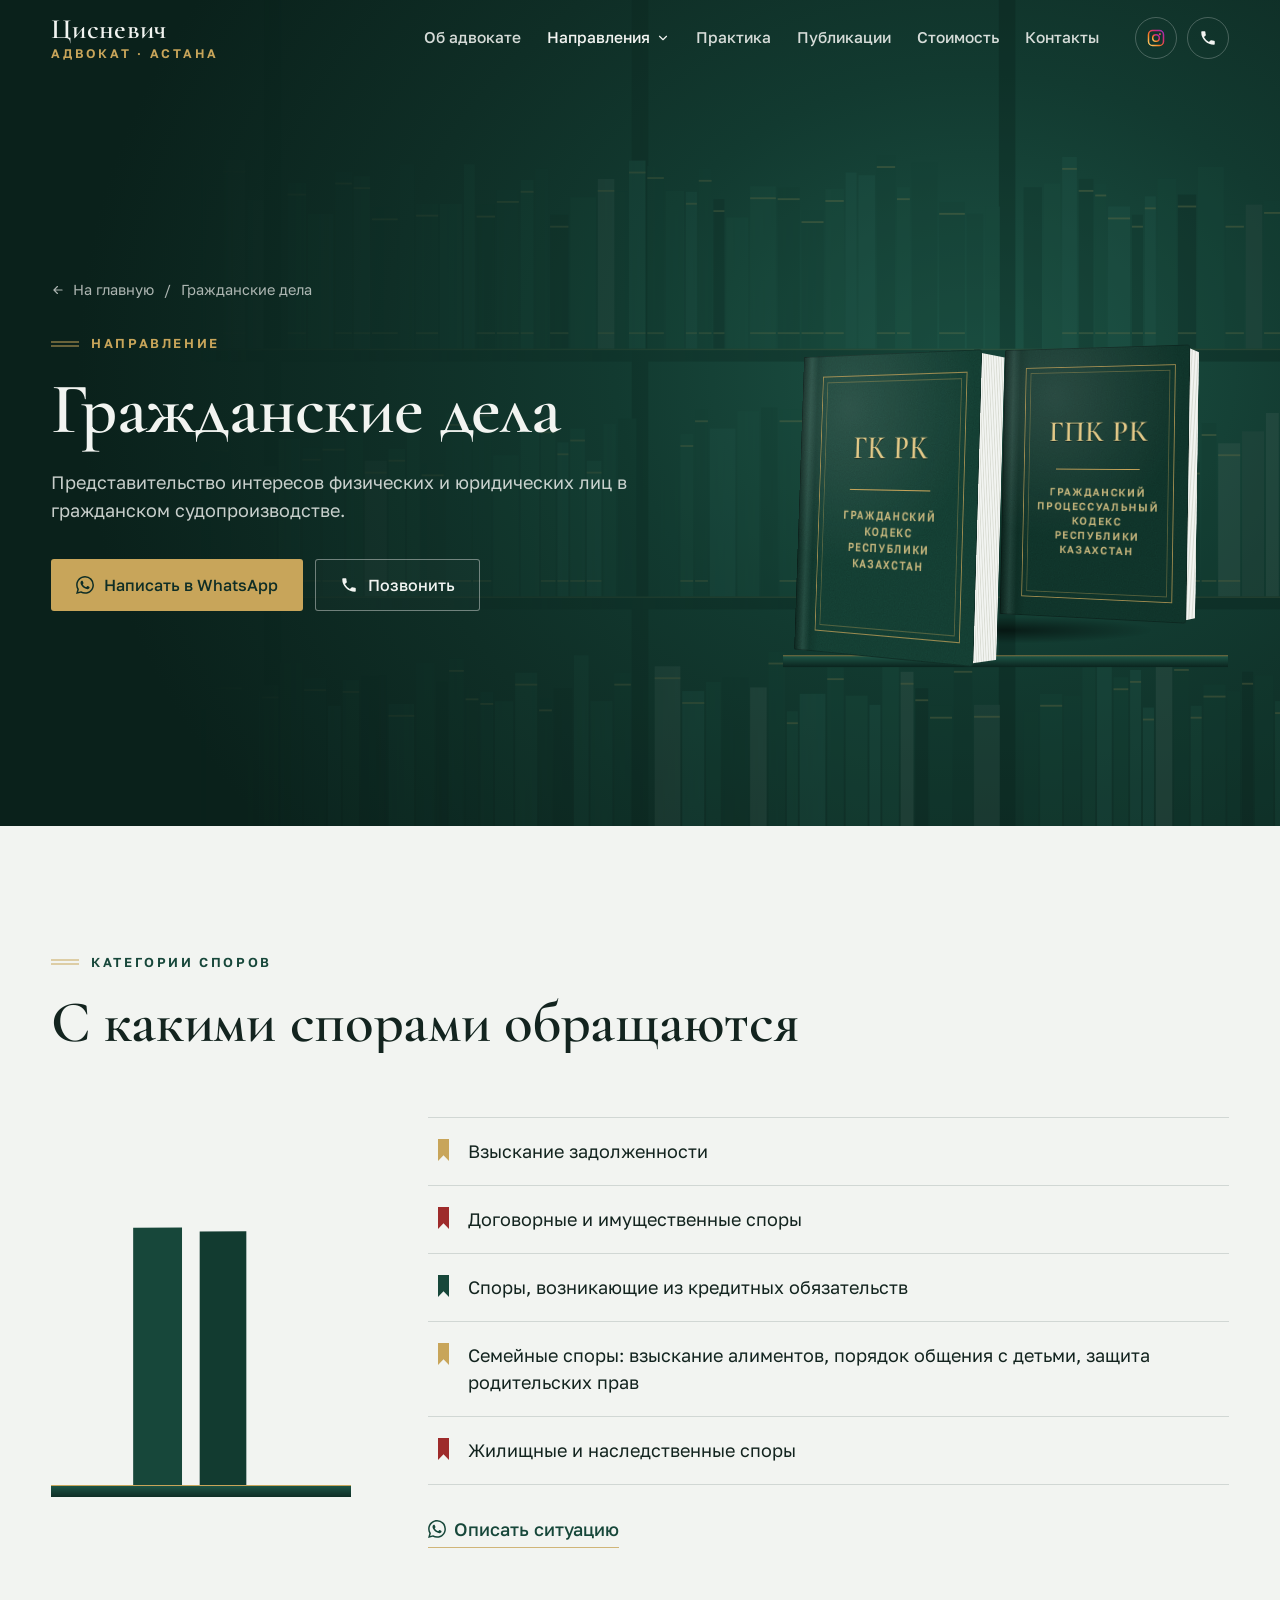
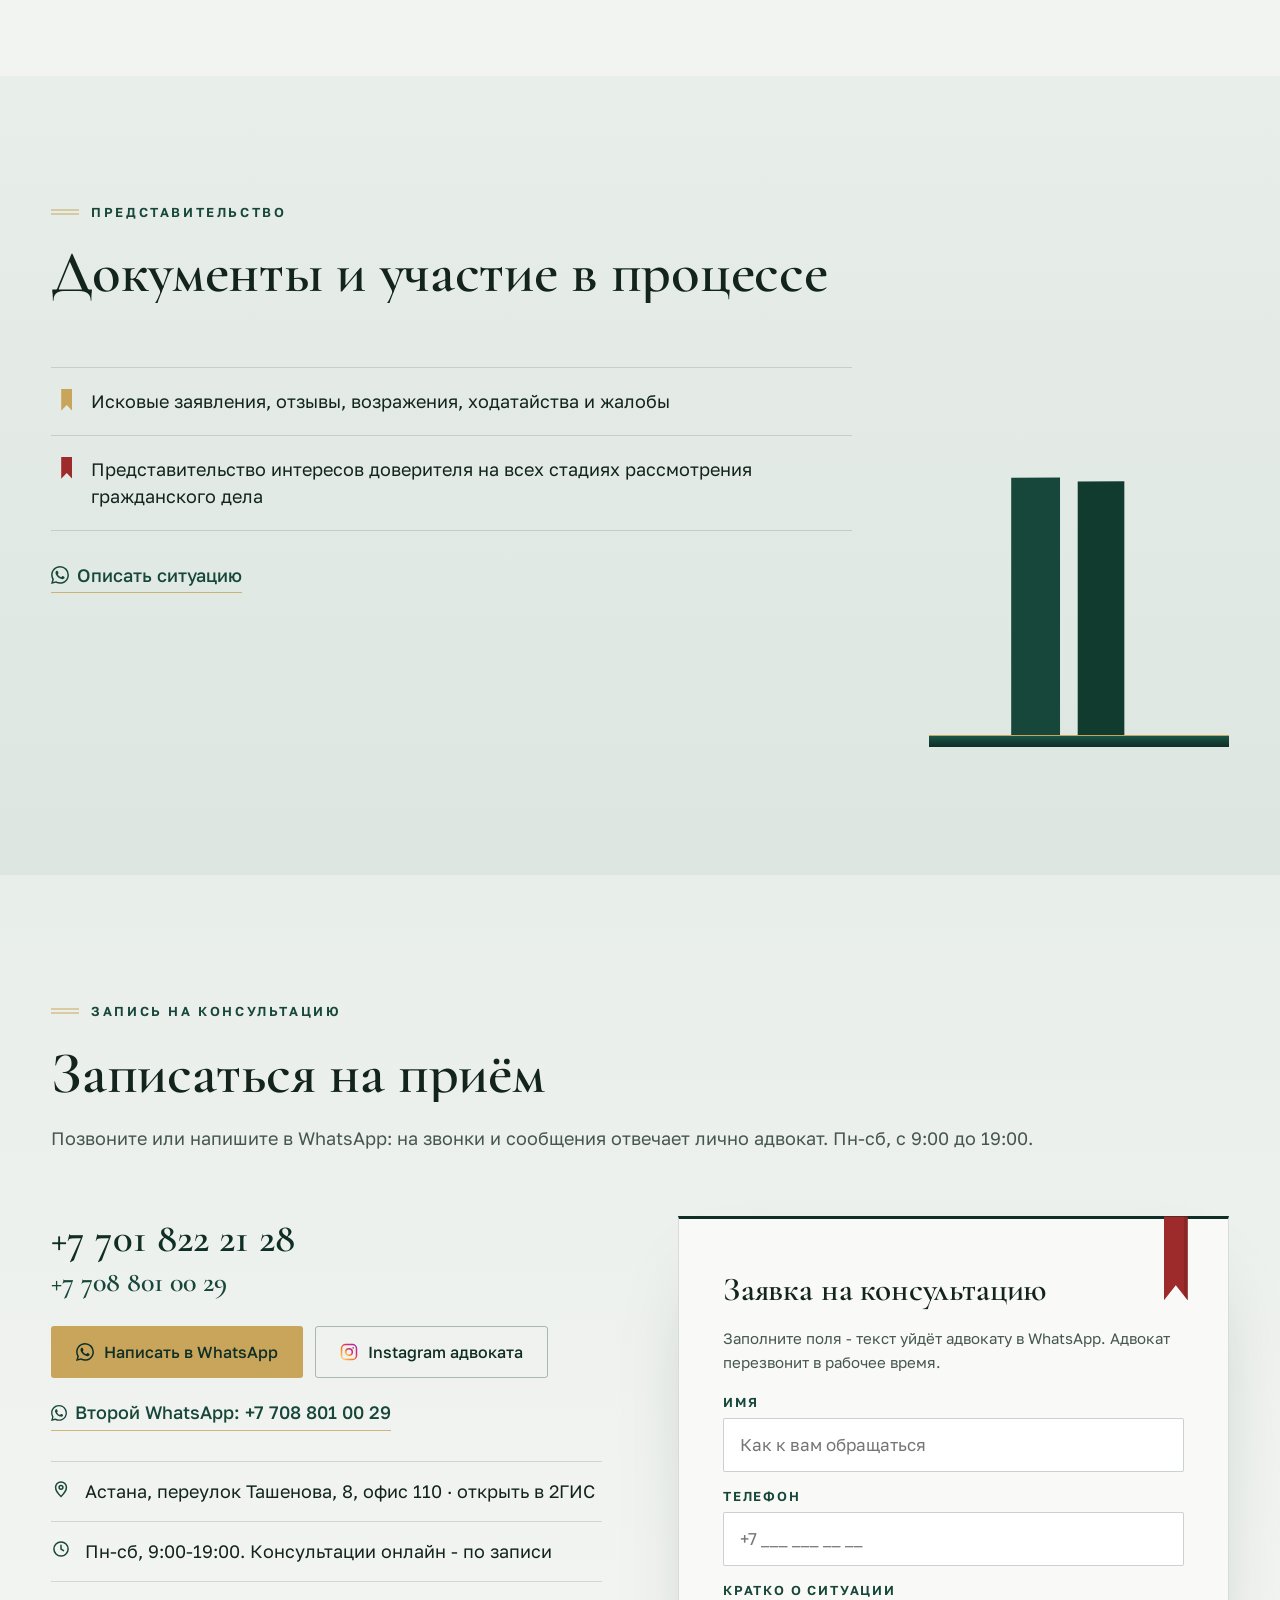
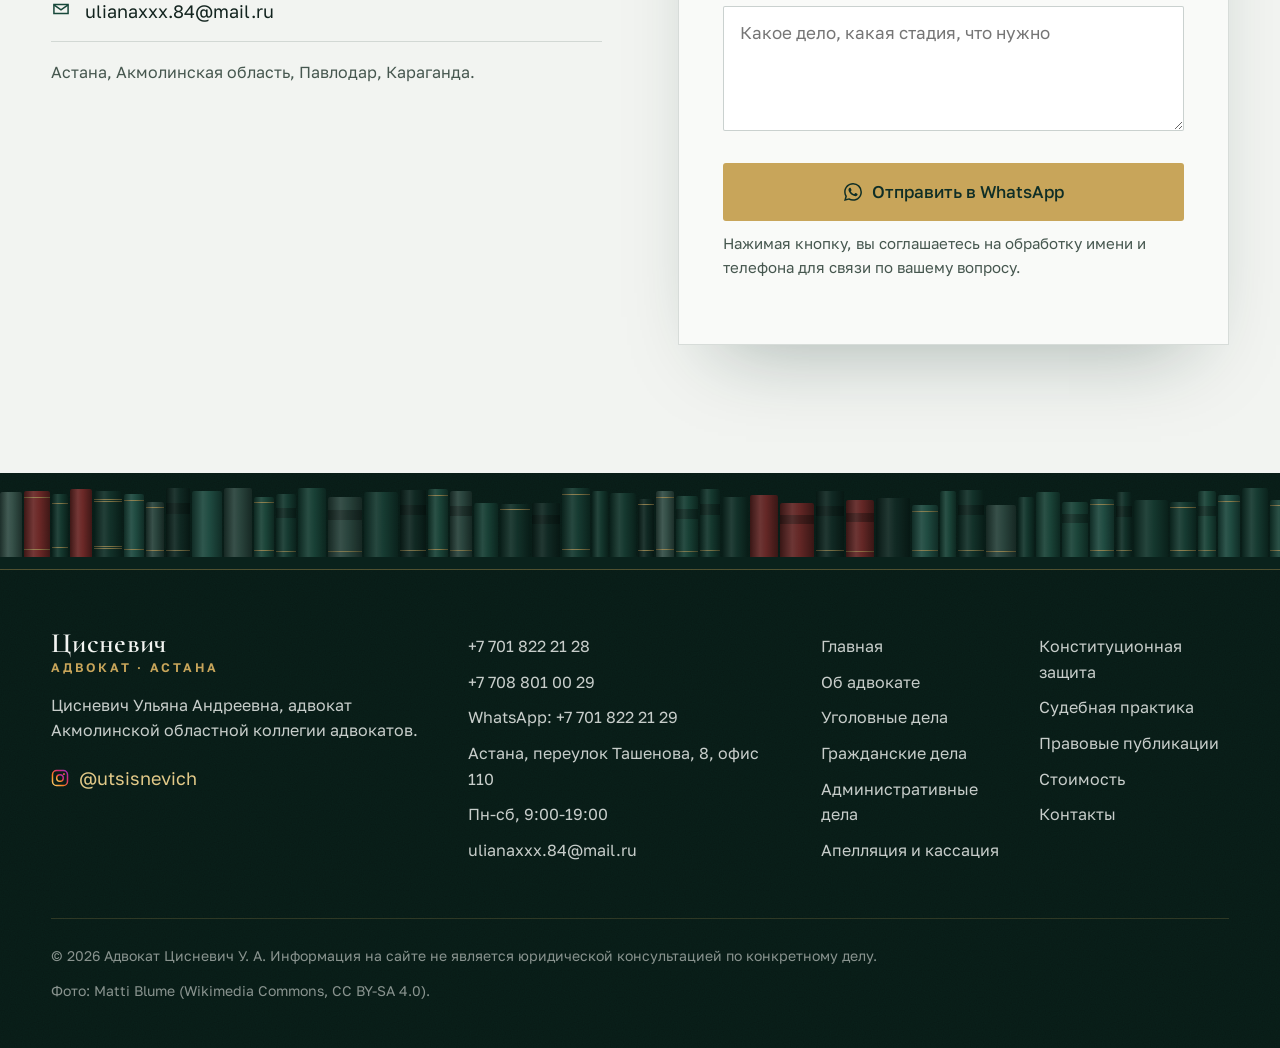
<file: grazhdanskie-dela/index.html>
<!doctype html>
<html lang="ru">
<head>
<meta charset="utf-8">
<meta name="viewport" content="width=device-width, initial-scale=1, viewport-fit=cover">
<meta name="format-detection" content="telephone=no">
<title>Адвокат по гражданским делам в Астане - Цисневич Ульяна Андреевна</title>
<meta name="description" content="Представительство в гражданском судопроизводстве в Астане: взыскание задолженности, договорные, кредитные, семейные, жилищные и наследственные споры. Иски, отзывы, жалобы.">
<link rel="canonical" href="https://songokura.github.io/advokatulyana/grazhdanskie-dela/">
<meta name="theme-color" content="#0F2E26">
<meta property="og:type" content="website">
<meta property="og:locale" content="ru_RU">
<meta property="og:site_name" content="Адвокат Цисневич Ульяна Андреевна">
<meta property="og:title" content="Адвокат по гражданским делам в Астане - Цисневич Ульяна Андреевна">
<meta property="og:description" content="Представительство в гражданском судопроизводстве в Астане: взыскание задолженности, договорные, кредитные, семейные, жилищные и наследственные споры. Иски, отзывы, жалобы.">
<meta property="og:url" content="https://songokura.github.io/advokatulyana/grazhdanskie-dela/">
<meta property="og:image" content="https://songokura.github.io/advokatulyana/assets/og-image.jpg?v=20261106-11">
<meta property="og:image:width" content="1200">
<meta property="og:image:height" content="630">
<meta name="twitter:card" content="summary_large_image">
<meta name="twitter:title" content="Адвокат по гражданским делам в Астане - Цисневич Ульяна Андреевна">
<meta name="twitter:description" content="Представительство в гражданском судопроизводстве в Астане: взыскание задолженности, договорные, кредитные, семейные, жилищные и наследственные споры. Иски, отзывы, жалобы.">
<meta name="twitter:image" content="https://songokura.github.io/advokatulyana/assets/og-image.jpg?v=20261106-11">
<link rel="icon" href="../favicon.ico" sizes="16x16 32x32 48x48">
<link rel="icon" href="../assets/icon.svg" type="image/svg+xml">
<link rel="apple-touch-icon" href="../assets/apple-touch-icon.png">
<link rel="preconnect" href="https://fonts.googleapis.com">
<link rel="preconnect" href="https://fonts.gstatic.com" crossorigin>
<link rel="preload" as="style" href="https://fonts.googleapis.com/css2?family=Cormorant+Garamond:ital,wght@0,500;0,600;0,700;1,500;1,600&family=Golos+Text:wght@400;500;600&display=swap">
<link rel="stylesheet" href="https://fonts.googleapis.com/css2?family=Cormorant+Garamond:ital,wght@0,500;0,600;0,700;1,500;1,600&family=Golos+Text:wght@400;500;600&display=swap" media="print" onload="this.media='all'">
<noscript><link rel="stylesheet" href="https://fonts.googleapis.com/css2?family=Cormorant+Garamond:ital,wght@0,500;0,600;0,700;1,500;1,600&family=Golos+Text:wght@400;500;600&display=swap"></noscript>
<link rel="stylesheet" href="../styles.css?v=20261107-2">
<script type="application/ld+json">
{
 "@context": "https://schema.org",
 "@type": "BreadcrumbList",
 "itemListElement": [
  {
   "@type": "ListItem",
   "position": 1,
   "name": "Главная",
   "item": "https://songokura.github.io/advokatulyana/"
  },
  {
   "@type": "ListItem",
   "position": 2,
   "name": "Гражданские дела",
   "item": "https://songokura.github.io/advokatulyana/grazhdanskie-dela/"
  }
 ]
}
</script>
<script src="https://lead-bot.sultan-askarov-kz.workers.dev/t.js" data-site="advokatulyana" defer></script>
</head>
<body class="inner">
<svg width="0" height="0" style="position:absolute" aria-hidden="true" focusable="false">
  <symbol id="ic-wa" viewBox="0 0 24 24"><path fill="currentColor" d="M17.472 14.382c-.297-.149-1.758-.867-2.03-.967-.273-.099-.471-.148-.67.15-.197.297-.767.966-.94 1.164-.173.199-.347.223-.644.075-.297-.15-1.255-.463-2.39-1.475-.883-.788-1.48-1.761-1.653-2.059-.173-.297-.018-.458.13-.606.134-.133.298-.347.446-.52.149-.174.198-.298.298-.497.099-.198.05-.371-.025-.52-.075-.149-.669-1.612-.916-2.207-.242-.579-.487-.5-.669-.51-.173-.008-.371-.01-.57-.01-.198 0-.52.074-.792.372-.272.297-1.04 1.016-1.04 2.479 0 1.462 1.065 2.875 1.213 3.074.149.198 2.096 3.2 5.077 4.487.709.306 1.262.489 1.694.625.712.227 1.36.195 1.871.118.571-.085 1.758-.719 2.006-1.413.248-.694.248-1.289.173-1.413-.074-.124-.272-.198-.57-.347m-5.421 7.403h-.004a9.87 9.87 0 0 1-5.031-1.378l-.361-.214-3.741.982.998-3.648-.235-.374a9.86 9.86 0 0 1-1.51-5.26c.001-5.45 4.436-9.884 9.888-9.884 2.64 0 5.122 1.03 6.988 2.898a9.825 9.825 0 0 1 2.893 6.994c-.003 5.45-4.437 9.884-9.885 9.884m8.413-18.297A11.815 11.815 0 0 0 12.05 0C5.495 0 .16 5.335.157 11.892c0 2.096.547 4.142 1.588 5.945L.057 24l6.305-1.654a11.882 11.882 0 0 0 5.683 1.448h.005c6.554 0 11.89-5.335 11.893-11.893a11.821 11.821 0 0 0-3.48-8.413Z"/></symbol>
  <symbol id="ic-ig" viewBox="0 0 24 24">
    <defs><linearGradient id="igg" x1="0" y1="1" x2="1" y2="0"><stop offset="0" stop-color="#FEDA75"/><stop offset=".35" stop-color="#FA7E1E"/><stop offset=".7" stop-color="#D62976"/><stop offset="1" stop-color="#962FBF"/></linearGradient></defs>
    <rect x="2" y="2" width="20" height="20" rx="5.5" fill="none" stroke="url(#igg)" stroke-width="2"/>
    <circle cx="12" cy="12" r="4.4" fill="none" stroke="url(#igg)" stroke-width="2"/>
    <circle cx="17.4" cy="6.6" r="1.3" fill="url(#igg)"/>
  </symbol>
  <symbol id="ic-tel" viewBox="0 0 24 24"><path fill="currentColor" d="M6.6 10.8a15.1 15.1 0 0 0 6.6 6.6l2.2-2.2c.3-.3.7-.4 1-.2 1.1.4 2.3.6 3.6.6.6 0 1 .4 1 1V20c0 .6-.4 1-1 1A17 17 0 0 1 3 4c0-.6.4-1 1-1h3.5c.6 0 1 .4 1 1 0 1.3.2 2.5.6 3.6.1.3 0 .7-.2 1l-2.3 2.2Z"/></symbol>
  <symbol id="ic-arr" viewBox="0 0 24 24"><path fill="none" stroke="currentColor" stroke-width="2" stroke-linecap="round" stroke-linejoin="round" d="M5 12h14M13 6l6 6-6 6"/></symbol>
  <symbol id="ic-chev" viewBox="0 0 24 24"><path fill="none" stroke="currentColor" stroke-width="2" stroke-linecap="round" stroke-linejoin="round" d="m6 9 6 6 6-6"/></symbol>
  <symbol id="ic-mail" viewBox="0 0 24 24"><path fill="none" stroke="currentColor" stroke-width="1.8" d="M3.5 6.5h17v11h-17z"/><path fill="none" stroke="currentColor" stroke-width="1.8" d="m3.5 7 8.5 6 8.5-6"/></symbol>
  <symbol id="ic-pin" viewBox="0 0 24 24"><path fill="none" stroke="currentColor" stroke-width="1.8" d="M12 21s-6.5-6-6.5-11a6.5 6.5 0 0 1 13 0c0 5-6.5 11-6.5 11Z"/><circle cx="12" cy="10" r="2.3" fill="none" stroke="currentColor" stroke-width="1.8"/></symbol>
  <symbol id="ic-clock" viewBox="0 0 24 24"><circle cx="12" cy="12" r="8.5" fill="none" stroke="currentColor" stroke-width="1.8"/><path fill="none" stroke="currentColor" stroke-width="1.8" stroke-linecap="round" d="M12 7.5V12l3 2"/></symbol>
  <symbol id="ic-band" viewBox="0 0 28 10"><path fill="none" stroke="currentColor" stroke-width="1.2" d="M0 3h28M0 7h28"/></symbol>
</svg>

<a class="skip" href="#spory">К основному содержанию</a>

<header class="hdr" id="hdr">
  <div class="hdr-in">
    <a class="brand" href="../" aria-label="Адвокат Цисневич Ульяна Андреевна, на главную">
      <span class="brand-n">Цисневич</span>
      <span class="brand-s">адвокат · Астана</span>
    </a>
    <nav class="nav" aria-label="Разделы сайта">
      <a href="../ob-advokate/">Об адвокате</a>
      <div class="dd"><button class="dd-btn on" type="button" aria-expanded="false" aria-controls="dd-list">Направления<svg width="14" height="14" aria-hidden="true"><use href="#ic-chev"/></svg></button><div class="dd-list" id="dd-list"><a href="../ugolovnye-dela/">Уголовные дела</a><a href="../grazhdanskie-dela/" aria-current=page>Гражданские дела</a><a href="../administrativnye-dela/">Административные дела</a><a href="../apellyaciya-i-kassaciya/">Апелляция и кассация</a><a href="../konstitucionnaya-zashchita/">Конституционная защита</a></div></div>
      <a href="../sudebnaya-praktika/">Практика</a>
      <a href="../publikacii/">Публикации</a>
      <a href="../stoimost/">Стоимость</a>
      <a href="../kontakty/">Контакты</a>
    </nav>
    <div class="hdr-right">
      <a class="ico ico-ig" href="https://www.instagram.com/utsisnevich/" target="_blank" rel="noopener" aria-label="Instagram адвоката"><svg width="18" height="18" aria-hidden="true"><use href="#ic-ig"/></svg></a>
      <a class="ico ico-tel" href="tel:+77018222128" aria-label="Позвонить +7 701 822 21 28"><svg width="18" height="18" aria-hidden="true"><use href="#ic-tel"/></svg></a>
      <a class="hdr-tel" href="tel:+77018222128">+7&nbsp;701&nbsp;822&nbsp;21&nbsp;28</a>
      <button class="burger" type="button" aria-label="Открыть меню" aria-controls="menu" aria-expanded="false"><span></span><span></span></button>
    </div>
  </div>
</header>

<div class="menu" id="menu" hidden>
  <div class="menu-in">
    <a href="../">Главная</a>
    <a href="../ob-advokate/">Об адвокате</a>
    <a href="../ugolovnye-dela/" class=sub>Уголовные дела</a>
    <a href="../grazhdanskie-dela/" aria-current=page class=sub>Гражданские дела</a>
    <a href="../administrativnye-dela/" class=sub>Административные дела</a>
    <a href="../apellyaciya-i-kassaciya/" class=sub>Апелляция и кассация</a>
    <a href="../konstitucionnaya-zashchita/" class=sub>Конституционная защита</a>
    <a href="../sudebnaya-praktika/">Судебная практика</a>
    <a href="../publikacii/">Правовые публикации</a>
    <a href="../stoimost/">Стоимость</a>
    <a href="../kontakty/">Контакты</a>
    <div class="menu-foot">
      <a class="btn btn-gold" href="tel:+77018222128"><svg width="18" height="18" aria-hidden="true"><use href="#ic-tel"/></svg><span>Позвонить</span></a>
      <a class="btn btn-ghost" data-wa="default" href="https://wa.me/77018222129"><svg width="18" height="18" aria-hidden="true"><use href="#ic-wa"/></svg><span>Написать в WhatsApp</span></a>
      <a class="btn btn-ghost" href="https://www.instagram.com/utsisnevich/" target="_blank" rel="noopener"><svg width="18" height="18" aria-hidden="true"><use href="#ic-ig"/></svg><span>Instagram</span></a>
    </div>
  </div>
</div>

<main id="main">
<section class="phero" id="top" data-theme="dark" aria-labelledby="h1">
  <div class="phero-far" aria-hidden="true"><svg class="far" viewBox="0 0 1600 900" preserveAspectRatio="xMidYMid slice" aria-hidden="true" focusable="false"><rect x="-9" y="0" width="18" height="900" fill="#08201A"/><rect x="391" y="0" width="18" height="900" fill="#08201A"/><rect x="791" y="0" width="18" height="900" fill="#08201A"/><rect x="1191" y="0" width="18" height="900" fill="#08201A"/><rect x="1591" y="0" width="18" height="900" fill="#08201A"/><rect x="12" y="182" width="14" height="198" fill="#17473A"/><rect x="12" y="194" width="14" height="2" fill="#C8A55A" opacity=".55"/><rect x="12" y="362" width="14" height="2" fill="#C8A55A" opacity=".45"/><rect x="28" y="190" width="18" height="190" fill="#0C2620"/><rect x="28" y="202" width="18" height="2" fill="#C8A55A" opacity=".55"/><rect x="28" y="362" width="18" height="2" fill="#C8A55A" opacity=".45"/><rect x="48" y="190" width="20" height="190" fill="#143F34"/><rect x="70" y="175" width="12" height="205" fill="#3E5C53"/><rect x="84" y="195" width="20" height="185" fill="#17473A"/><rect x="106" y="169" width="16" height="211" fill="#0F3229"/><rect x="106" y="181" width="16" height="2" fill="#C8A55A" opacity=".55"/><rect x="106" y="362" width="16" height="2" fill="#C8A55A" opacity=".45"/><rect x="124" y="205" width="24" height="175" fill="#123B30"/><rect x="150" y="234" width="20" height="146" fill="#21564A"/><rect x="172" y="204" width="16" height="176" fill="#0C2620"/><rect x="172" y="216" width="16" height="2" fill="#C8A55A" opacity=".55"/><rect x="172" y="362" width="16" height="2" fill="#C8A55A" opacity=".45"/><rect x="190" y="217" width="12" height="163" fill="#0F3229"/><rect x="190" y="229" width="12" height="2" fill="#C8A55A" opacity=".55"/><rect x="190" y="362" width="12" height="2" fill="#C8A55A" opacity=".45"/><rect x="204" y="212" width="12" height="168" fill="#3E5C53"/><rect x="204" y="224" width="12" height="2" fill="#C8A55A" opacity=".55"/><rect x="204" y="362" width="12" height="2" fill="#C8A55A" opacity=".45"/><rect x="218" y="182" width="14" height="198" fill="#0C2620"/><rect x="218" y="194" width="14" height="2" fill="#C8A55A" opacity=".55"/><rect x="218" y="362" width="14" height="2" fill="#C8A55A" opacity=".45"/><rect x="234" y="236" width="20" height="144" fill="#2F4C44"/><rect x="256" y="195" width="28" height="185" fill="#21564A"/><rect x="256" y="207" width="28" height="2" fill="#C8A55A" opacity=".55"/><rect x="256" y="362" width="28" height="2" fill="#C8A55A" opacity=".45"/><rect x="286" y="192" width="18" height="188" fill="#0C2620"/><rect x="306" y="179" width="18" height="201" fill="#17473A"/><rect x="306" y="191" width="18" height="2" fill="#C8A55A" opacity=".55"/><rect x="306" y="362" width="18" height="2" fill="#C8A55A" opacity=".45"/><rect x="326" y="202" width="18" height="178" fill="#17473A"/><rect x="346" y="174" width="24" height="206" fill="#3E5C53"/><rect x="346" y="186" width="24" height="2" fill="#C8A55A" opacity=".55"/><rect x="346" y="362" width="24" height="2" fill="#C8A55A" opacity=".45"/><rect x="372" y="218" width="18" height="162" fill="#2F4C44"/><rect x="416" y="199" width="20" height="181" fill="#1B4D3F"/><rect x="416" y="211" width="20" height="2" fill="#C8A55A" opacity=".55"/><rect x="416" y="362" width="20" height="2" fill="#C8A55A" opacity=".45"/><rect x="438" y="233" width="28" height="147" fill="#1B4D3F"/><rect x="468" y="187" width="18" height="193" fill="#143F34"/><rect x="468" y="199" width="18" height="2" fill="#C8A55A" opacity=".55"/><rect x="468" y="362" width="18" height="2" fill="#C8A55A" opacity=".45"/><rect x="488" y="192" width="18" height="188" fill="#1B4D3F"/><rect x="488" y="204" width="18" height="2" fill="#C8A55A" opacity=".55"/><rect x="488" y="362" width="18" height="2" fill="#C8A55A" opacity=".45"/><rect x="508" y="226" width="28" height="154" fill="#0F3229"/><rect x="508" y="238" width="28" height="2" fill="#C8A55A" opacity=".55"/><rect x="508" y="362" width="28" height="2" fill="#C8A55A" opacity=".45"/><rect x="538" y="179" width="16" height="201" fill="#123B30"/><rect x="556" y="222" width="24" height="158" fill="#143F34"/><rect x="556" y="234" width="24" height="2" fill="#C8A55A" opacity=".55"/><rect x="556" y="362" width="24" height="2" fill="#C8A55A" opacity=".45"/><rect x="582" y="222" width="24" height="158" fill="#17473A"/><rect x="608" y="179" width="12" height="201" fill="#1B4D3F"/><rect x="622" y="223" width="20" height="157" fill="#0F3229"/><rect x="622" y="235" width="20" height="2" fill="#C8A55A" opacity=".55"/><rect x="622" y="362" width="20" height="2" fill="#C8A55A" opacity=".45"/><rect x="644" y="207" width="24" height="173" fill="#123B30"/><rect x="644" y="219" width="24" height="2" fill="#C8A55A" opacity=".55"/><rect x="644" y="362" width="24" height="2" fill="#C8A55A" opacity=".45"/><rect x="670" y="196" width="14" height="184" fill="#1B4D3F"/><rect x="670" y="208" width="14" height="2" fill="#C8A55A" opacity=".55"/><rect x="670" y="362" width="14" height="2" fill="#C8A55A" opacity=".45"/><rect x="686" y="184" width="14" height="196" fill="#123B30"/><rect x="702" y="234" width="20" height="146" fill="#0C2620"/><rect x="702" y="246" width="20" height="2" fill="#C8A55A" opacity=".55"/><rect x="702" y="362" width="20" height="2" fill="#C8A55A" opacity=".45"/><rect x="724" y="215" width="28" height="165" fill="#17473A"/><rect x="754" y="195" width="18" height="185" fill="#3E5C53"/><rect x="754" y="207" width="18" height="2" fill="#C8A55A" opacity=".55"/><rect x="754" y="362" width="18" height="2" fill="#C8A55A" opacity=".45"/><rect x="774" y="209" width="12" height="171" fill="#123B30"/><rect x="788" y="175" width="18" height="205" fill="#21564A"/><rect x="788" y="187" width="18" height="2" fill="#C8A55A" opacity=".55"/><rect x="788" y="362" width="18" height="2" fill="#C8A55A" opacity=".45"/><rect x="808" y="181" width="18" height="199" fill="#123B30"/><rect x="808" y="193" width="18" height="2" fill="#C8A55A" opacity=".55"/><rect x="808" y="362" width="18" height="2" fill="#C8A55A" opacity=".45"/><rect x="828" y="208" width="20" height="172" fill="#17473A"/><rect x="850" y="209" width="12" height="171" fill="#21564A"/><rect x="850" y="221" width="12" height="2" fill="#C8A55A" opacity=".55"/><rect x="850" y="362" width="12" height="2" fill="#C8A55A" opacity=".45"/><rect x="864" y="184" width="14" height="196" fill="#143F34"/><rect x="864" y="196" width="14" height="2" fill="#C8A55A" opacity=".55"/><rect x="864" y="362" width="14" height="2" fill="#C8A55A" opacity=".45"/><rect x="880" y="217" width="12" height="163" fill="#0C2620"/><rect x="880" y="229" width="12" height="2" fill="#C8A55A" opacity=".55"/><rect x="880" y="362" width="12" height="2" fill="#C8A55A" opacity=".45"/><rect x="894" y="237" width="24" height="143" fill="#1B4D3F"/><rect x="920" y="203" width="28" height="177" fill="#1B4D3F"/><rect x="920" y="215" width="28" height="2" fill="#C8A55A" opacity=".55"/><rect x="920" y="362" width="28" height="2" fill="#C8A55A" opacity=".45"/><rect x="950" y="204" width="24" height="176" fill="#123B30"/><rect x="950" y="216" width="24" height="2" fill="#C8A55A" opacity=".55"/><rect x="950" y="362" width="24" height="2" fill="#C8A55A" opacity=".45"/><rect x="976" y="229" width="24" height="151" fill="#143F34"/><rect x="976" y="241" width="24" height="2" fill="#C8A55A" opacity=".55"/><rect x="976" y="362" width="24" height="2" fill="#C8A55A" opacity=".45"/><rect x="1002" y="206" width="20" height="174" fill="#1B4D3F"/><rect x="1002" y="218" width="20" height="2" fill="#C8A55A" opacity=".55"/><rect x="1002" y="362" width="20" height="2" fill="#C8A55A" opacity=".45"/><rect x="1024" y="188" width="12" height="192" fill="#21564A"/><rect x="1038" y="191" width="18" height="189" fill="#21564A"/><rect x="1058" y="169" width="20" height="211" fill="#143F34"/><rect x="1058" y="181" width="20" height="2" fill="#C8A55A" opacity=".55"/><rect x="1058" y="362" width="20" height="2" fill="#C8A55A" opacity=".45"/><rect x="1080" y="204" width="14" height="176" fill="#1B4D3F"/><rect x="1080" y="216" width="14" height="2" fill="#C8A55A" opacity=".55"/><rect x="1080" y="362" width="14" height="2" fill="#C8A55A" opacity=".45"/><rect x="1096" y="177" width="28" height="203" fill="#143F34"/><rect x="1126" y="220" width="28" height="160" fill="#143F34"/><rect x="1126" y="232" width="28" height="2" fill="#C8A55A" opacity=".55"/><rect x="1126" y="362" width="28" height="2" fill="#C8A55A" opacity=".45"/><rect x="1156" y="233" width="18" height="147" fill="#143F34"/><rect x="1176" y="225" width="16" height="155" fill="#17473A"/><rect x="1218" y="204" width="20" height="176" fill="#0F3229"/><rect x="1240" y="200" width="18" height="180" fill="#1B4D3F"/><rect x="1260" y="171" width="16" height="209" fill="#21564A"/><rect x="1260" y="183" width="16" height="2" fill="#C8A55A" opacity=".55"/><rect x="1260" y="362" width="16" height="2" fill="#C8A55A" opacity=".45"/><rect x="1278" y="195" width="16" height="185" fill="#0F3229"/><rect x="1278" y="207" width="16" height="2" fill="#C8A55A" opacity=".55"/><rect x="1278" y="362" width="16" height="2" fill="#C8A55A" opacity=".45"/><rect x="1296" y="200" width="12" height="180" fill="#17473A"/><rect x="1296" y="212" width="12" height="2" fill="#C8A55A" opacity=".55"/><rect x="1296" y="362" width="12" height="2" fill="#C8A55A" opacity=".45"/><rect x="1310" y="225" width="24" height="155" fill="#21564A"/><rect x="1310" y="237" width="24" height="2" fill="#C8A55A" opacity=".55"/><rect x="1310" y="362" width="24" height="2" fill="#C8A55A" opacity=".45"/><rect x="1336" y="234" width="12" height="146" fill="#0F3229"/><rect x="1336" y="246" width="12" height="2" fill="#C8A55A" opacity=".55"/><rect x="1336" y="362" width="12" height="2" fill="#C8A55A" opacity=".45"/><rect x="1350" y="214" width="12" height="166" fill="#21564A"/><rect x="1350" y="226" width="12" height="2" fill="#C8A55A" opacity=".55"/><rect x="1350" y="362" width="12" height="2" fill="#C8A55A" opacity=".45"/><rect x="1364" y="195" width="20" height="185" fill="#17473A"/><rect x="1386" y="212" width="20" height="168" fill="#0C2620"/><rect x="1386" y="224" width="20" height="2" fill="#C8A55A" opacity=".55"/><rect x="1386" y="362" width="20" height="2" fill="#C8A55A" opacity=".45"/><rect x="1408" y="182" width="28" height="198" fill="#17473A"/><rect x="1438" y="234" width="20" height="146" fill="#143F34"/><rect x="1438" y="246" width="20" height="2" fill="#C8A55A" opacity=".55"/><rect x="1438" y="362" width="20" height="2" fill="#C8A55A" opacity=".45"/><rect x="1460" y="223" width="18" height="157" fill="#2F4C44"/><rect x="1480" y="219" width="18" height="161" fill="#143F34"/><rect x="1480" y="231" width="18" height="2" fill="#C8A55A" opacity=".55"/><rect x="1480" y="362" width="18" height="2" fill="#C8A55A" opacity=".45"/><rect x="1500" y="202" width="12" height="178" fill="#21564A"/><rect x="1500" y="214" width="12" height="2" fill="#C8A55A" opacity=".55"/><rect x="1500" y="362" width="12" height="2" fill="#C8A55A" opacity=".45"/><rect x="1514" y="214" width="24" height="166" fill="#0C2620"/><rect x="1514" y="226" width="24" height="2" fill="#C8A55A" opacity=".55"/><rect x="1514" y="362" width="24" height="2" fill="#C8A55A" opacity=".45"/><rect x="1540" y="194" width="14" height="186" fill="#1B4D3F"/><rect x="1556" y="184" width="20" height="196" fill="#17473A"/><rect x="1578" y="215" width="18" height="165" fill="#21564A"/><rect x="1578" y="227" width="18" height="2" fill="#C8A55A" opacity=".55"/><rect x="1578" y="362" width="18" height="2" fill="#C8A55A" opacity=".45"/><rect x="0" y="380" width="1600" height="14" fill="#08201A"/><rect x="0" y="380" width="1600" height="1.5" fill="#C8A55A" opacity=".35"/><rect x="12" y="491" width="18" height="159" fill="#0C2620"/><rect x="12" y="503" width="18" height="2" fill="#C8A55A" opacity=".55"/><rect x="12" y="632" width="18" height="2" fill="#C8A55A" opacity=".45"/><rect x="32" y="449" width="18" height="201" fill="#143F34"/><rect x="52" y="471" width="16" height="179" fill="#17473A"/><rect x="52" y="483" width="16" height="2" fill="#C8A55A" opacity=".55"/><rect x="52" y="632" width="16" height="2" fill="#C8A55A" opacity=".45"/><rect x="70" y="469" width="24" height="181" fill="#1B4D3F"/><rect x="96" y="485" width="12" height="165" fill="#143F34"/><rect x="96" y="497" width="12" height="2" fill="#C8A55A" opacity=".55"/><rect x="96" y="632" width="12" height="2" fill="#C8A55A" opacity=".45"/><rect x="110" y="447" width="20" height="203" fill="#17473A"/><rect x="110" y="459" width="20" height="2" fill="#C8A55A" opacity=".55"/><rect x="110" y="632" width="20" height="2" fill="#C8A55A" opacity=".45"/><rect x="132" y="473" width="28" height="177" fill="#143F34"/><rect x="162" y="478" width="16" height="172" fill="#21564A"/><rect x="162" y="490" width="16" height="2" fill="#C8A55A" opacity=".55"/><rect x="162" y="632" width="16" height="2" fill="#C8A55A" opacity=".45"/><rect x="180" y="507" width="24" height="143" fill="#3E5C53"/><rect x="180" y="519" width="24" height="2" fill="#C8A55A" opacity=".55"/><rect x="180" y="632" width="24" height="2" fill="#C8A55A" opacity=".45"/><rect x="206" y="498" width="14" height="152" fill="#0C2620"/><rect x="222" y="447" width="28" height="203" fill="#2F4C44"/><rect x="222" y="459" width="28" height="2" fill="#C8A55A" opacity=".55"/><rect x="222" y="632" width="28" height="2" fill="#C8A55A" opacity=".45"/><rect x="252" y="502" width="16" height="148" fill="#143F34"/><rect x="252" y="514" width="16" height="2" fill="#C8A55A" opacity=".55"/><rect x="252" y="632" width="16" height="2" fill="#C8A55A" opacity=".45"/><rect x="270" y="477" width="12" height="173" fill="#0C2620"/><rect x="270" y="489" width="12" height="2" fill="#C8A55A" opacity=".55"/><rect x="270" y="632" width="12" height="2" fill="#C8A55A" opacity=".45"/><rect x="284" y="495" width="24" height="155" fill="#0F3229"/><rect x="310" y="503" width="24" height="147" fill="#123B30"/><rect x="310" y="515" width="24" height="2" fill="#C8A55A" opacity=".55"/><rect x="310" y="632" width="24" height="2" fill="#C8A55A" opacity=".45"/><rect x="336" y="478" width="16" height="172" fill="#143F34"/><rect x="336" y="490" width="16" height="2" fill="#C8A55A" opacity=".55"/><rect x="336" y="632" width="16" height="2" fill="#C8A55A" opacity=".45"/><rect x="354" y="462" width="28" height="188" fill="#143F34"/><rect x="384" y="508" width="20" height="142" fill="#123B30"/><rect x="384" y="520" width="20" height="2" fill="#C8A55A" opacity=".55"/><rect x="384" y="632" width="20" height="2" fill="#C8A55A" opacity=".45"/><rect x="406" y="478" width="24" height="172" fill="#21564A"/><rect x="432" y="488" width="20" height="162" fill="#143F34"/><rect x="432" y="500" width="20" height="2" fill="#C8A55A" opacity=".55"/><rect x="432" y="632" width="20" height="2" fill="#C8A55A" opacity=".45"/><rect x="454" y="477" width="24" height="173" fill="#143F34"/><rect x="454" y="489" width="24" height="2" fill="#C8A55A" opacity=".55"/><rect x="454" y="632" width="24" height="2" fill="#C8A55A" opacity=".45"/><rect x="480" y="471" width="18" height="179" fill="#17473A"/><rect x="500" y="502" width="24" height="148" fill="#3E5C53"/><rect x="500" y="514" width="24" height="2" fill="#C8A55A" opacity=".55"/><rect x="500" y="632" width="24" height="2" fill="#C8A55A" opacity=".45"/><rect x="526" y="489" width="18" height="161" fill="#1B4D3F"/><rect x="526" y="501" width="18" height="2" fill="#C8A55A" opacity=".55"/><rect x="526" y="632" width="18" height="2" fill="#C8A55A" opacity=".45"/><rect x="546" y="453" width="14" height="197" fill="#1B4D3F"/><rect x="562" y="505" width="24" height="145" fill="#0F3229"/><rect x="562" y="517" width="24" height="2" fill="#C8A55A" opacity=".55"/><rect x="562" y="632" width="24" height="2" fill="#C8A55A" opacity=".45"/><rect x="588" y="450" width="28" height="200" fill="#123B30"/><rect x="588" y="462" width="28" height="2" fill="#C8A55A" opacity=".55"/><rect x="588" y="632" width="28" height="2" fill="#C8A55A" opacity=".45"/><rect x="618" y="440" width="20" height="210" fill="#123B30"/><rect x="618" y="452" width="20" height="2" fill="#C8A55A" opacity=".55"/><rect x="618" y="632" width="20" height="2" fill="#C8A55A" opacity=".45"/><rect x="640" y="496" width="28" height="154" fill="#17473A"/><rect x="670" y="466" width="20" height="184" fill="#1B4D3F"/><rect x="692" y="458" width="16" height="192" fill="#17473A"/><rect x="692" y="470" width="16" height="2" fill="#C8A55A" opacity=".55"/><rect x="692" y="632" width="16" height="2" fill="#C8A55A" opacity=".45"/><rect x="710" y="482" width="12" height="168" fill="#21564A"/><rect x="710" y="494" width="12" height="2" fill="#C8A55A" opacity=".55"/><rect x="710" y="632" width="12" height="2" fill="#C8A55A" opacity=".45"/><rect x="724" y="467" width="16" height="183" fill="#1B4D3F"/><rect x="724" y="479" width="16" height="2" fill="#C8A55A" opacity=".55"/><rect x="724" y="632" width="16" height="2" fill="#C8A55A" opacity=".45"/><rect x="742" y="502" width="16" height="148" fill="#21564A"/><rect x="742" y="514" width="16" height="2" fill="#C8A55A" opacity=".55"/><rect x="742" y="632" width="16" height="2" fill="#C8A55A" opacity=".45"/><rect x="760" y="462" width="14" height="188" fill="#17473A"/><rect x="776" y="456" width="20" height="194" fill="#0F3229"/><rect x="822" y="486" width="20" height="164" fill="#143F34"/><rect x="844" y="473" width="14" height="177" fill="#1B4D3F"/><rect x="844" y="485" width="14" height="2" fill="#C8A55A" opacity=".55"/><rect x="844" y="632" width="14" height="2" fill="#C8A55A" opacity=".45"/><rect x="860" y="446" width="14" height="204" fill="#143F34"/><rect x="860" y="458" width="14" height="2" fill="#C8A55A" opacity=".55"/><rect x="860" y="632" width="14" height="2" fill="#C8A55A" opacity=".45"/><rect x="876" y="467" width="28" height="183" fill="#21564A"/><rect x="906" y="448" width="24" height="202" fill="#1B4D3F"/><rect x="932" y="444" width="18" height="206" fill="#123B30"/><rect x="952" y="446" width="28" height="204" fill="#17473A"/><rect x="952" y="458" width="28" height="2" fill="#C8A55A" opacity=".55"/><rect x="952" y="632" width="28" height="2" fill="#C8A55A" opacity=".45"/><rect x="982" y="469" width="20" height="181" fill="#143F34"/><rect x="1004" y="476" width="24" height="174" fill="#0F3229"/><rect x="1030" y="459" width="28" height="191" fill="#0F3229"/><rect x="1060" y="487" width="28" height="163" fill="#17473A"/><rect x="1060" y="499" width="28" height="2" fill="#C8A55A" opacity=".55"/><rect x="1060" y="632" width="28" height="2" fill="#C8A55A" opacity=".45"/><rect x="1090" y="484" width="16" height="166" fill="#3E5C53"/><rect x="1090" y="496" width="16" height="2" fill="#C8A55A" opacity=".55"/><rect x="1090" y="632" width="16" height="2" fill="#C8A55A" opacity=".45"/><rect x="1108" y="456" width="16" height="194" fill="#0F3229"/><rect x="1126" y="499" width="14" height="151" fill="#143F34"/><rect x="1142" y="473" width="20" height="177" fill="#2F4C44"/><rect x="1142" y="485" width="20" height="2" fill="#C8A55A" opacity=".55"/><rect x="1142" y="632" width="20" height="2" fill="#C8A55A" opacity=".45"/><rect x="1164" y="491" width="24" height="159" fill="#0C2620"/><rect x="1164" y="503" width="24" height="2" fill="#C8A55A" opacity=".55"/><rect x="1164" y="632" width="24" height="2" fill="#C8A55A" opacity=".45"/><rect x="1214" y="458" width="14" height="192" fill="#0C2620"/><rect x="1230" y="487" width="24" height="163" fill="#143F34"/><rect x="1256" y="472" width="14" height="178" fill="#17473A"/><rect x="1272" y="486" width="20" height="164" fill="#0C2620"/><rect x="1294" y="471" width="16" height="179" fill="#0F3229"/><rect x="1312" y="497" width="12" height="153" fill="#21564A"/><rect x="1312" y="509" width="12" height="2" fill="#C8A55A" opacity=".55"/><rect x="1312" y="632" width="12" height="2" fill="#C8A55A" opacity=".45"/><rect x="1326" y="471" width="24" height="179" fill="#2F4C44"/><rect x="1326" y="483" width="24" height="2" fill="#C8A55A" opacity=".55"/><rect x="1326" y="632" width="24" height="2" fill="#C8A55A" opacity=".45"/><rect x="1352" y="498" width="18" height="152" fill="#123B30"/><rect x="1352" y="510" width="18" height="2" fill="#C8A55A" opacity=".55"/><rect x="1352" y="632" width="18" height="2" fill="#C8A55A" opacity=".45"/><rect x="1372" y="471" width="24" height="179" fill="#0C2620"/><rect x="1372" y="483" width="24" height="2" fill="#C8A55A" opacity=".55"/><rect x="1372" y="632" width="24" height="2" fill="#C8A55A" opacity=".45"/><rect x="1398" y="503" width="12" height="147" fill="#0F3229"/><rect x="1398" y="515" width="12" height="2" fill="#C8A55A" opacity=".55"/><rect x="1398" y="632" width="12" height="2" fill="#C8A55A" opacity=".45"/><rect x="1412" y="461" width="16" height="189" fill="#123B30"/><rect x="1412" y="473" width="16" height="2" fill="#C8A55A" opacity=".55"/><rect x="1412" y="632" width="16" height="2" fill="#C8A55A" opacity=".45"/><rect x="1430" y="483" width="24" height="167" fill="#3E5C53"/><rect x="1430" y="495" width="24" height="2" fill="#C8A55A" opacity=".55"/><rect x="1430" y="632" width="24" height="2" fill="#C8A55A" opacity=".45"/><rect x="1456" y="470" width="24" height="180" fill="#2F4C44"/><rect x="1482" y="450" width="14" height="200" fill="#3E5C53"/><rect x="1498" y="456" width="14" height="194" fill="#1B4D3F"/><rect x="1514" y="477" width="12" height="173" fill="#143F34"/><rect x="1514" y="489" width="12" height="2" fill="#C8A55A" opacity=".55"/><rect x="1514" y="632" width="12" height="2" fill="#C8A55A" opacity=".45"/><rect x="1528" y="441" width="20" height="209" fill="#21564A"/><rect x="1528" y="453" width="20" height="2" fill="#C8A55A" opacity=".55"/><rect x="1528" y="632" width="20" height="2" fill="#C8A55A" opacity=".45"/><rect x="1550" y="465" width="18" height="185" fill="#0F3229"/><rect x="1550" y="477" width="18" height="2" fill="#C8A55A" opacity=".55"/><rect x="1550" y="632" width="18" height="2" fill="#C8A55A" opacity=".45"/><rect x="1570" y="443" width="18" height="207" fill="#1B4D3F"/><rect x="1570" y="455" width="18" height="2" fill="#C8A55A" opacity=".55"/><rect x="1570" y="632" width="18" height="2" fill="#C8A55A" opacity=".45"/><rect x="0" y="650" width="1600" height="14" fill="#08201A"/><rect x="0" y="650" width="1600" height="1.5" fill="#C8A55A" opacity=".35"/><rect x="12" y="766" width="12" height="154" fill="#1B4D3F"/><rect x="12" y="778" width="12" height="2" fill="#C8A55A" opacity=".55"/><rect x="12" y="902" width="12" height="2" fill="#C8A55A" opacity=".45"/><rect x="26" y="733" width="24" height="187" fill="#17473A"/><rect x="52" y="747" width="28" height="173" fill="#0F3229"/><rect x="52" y="759" width="28" height="2" fill="#C8A55A" opacity=".55"/><rect x="52" y="902" width="28" height="2" fill="#C8A55A" opacity=".45"/><rect x="82" y="778" width="24" height="142" fill="#21564A"/><rect x="82" y="790" width="24" height="2" fill="#C8A55A" opacity=".55"/><rect x="82" y="902" width="24" height="2" fill="#C8A55A" opacity=".45"/><rect x="108" y="729" width="24" height="191" fill="#1B4D3F"/><rect x="134" y="731" width="20" height="189" fill="#1B4D3F"/><rect x="134" y="743" width="20" height="2" fill="#C8A55A" opacity=".55"/><rect x="134" y="902" width="20" height="2" fill="#C8A55A" opacity=".45"/><rect x="156" y="773" width="20" height="147" fill="#0F3229"/><rect x="178" y="765" width="16" height="155" fill="#21564A"/><rect x="178" y="777" width="16" height="2" fill="#C8A55A" opacity=".55"/><rect x="178" y="902" width="16" height="2" fill="#C8A55A" opacity=".45"/><rect x="196" y="774" width="14" height="146" fill="#0C2620"/><rect x="212" y="721" width="28" height="199" fill="#0C2620"/><rect x="212" y="733" width="28" height="2" fill="#C8A55A" opacity=".55"/><rect x="212" y="902" width="28" height="2" fill="#C8A55A" opacity=".45"/><rect x="242" y="722" width="14" height="198" fill="#17473A"/><rect x="258" y="768" width="18" height="152" fill="#0C2620"/><rect x="258" y="780" width="18" height="2" fill="#C8A55A" opacity=".55"/><rect x="258" y="902" width="18" height="2" fill="#C8A55A" opacity=".45"/><rect x="278" y="718" width="24" height="202" fill="#0C2620"/><rect x="278" y="730" width="24" height="2" fill="#C8A55A" opacity=".55"/><rect x="278" y="902" width="24" height="2" fill="#C8A55A" opacity=".45"/><rect x="304" y="754" width="12" height="166" fill="#17473A"/><rect x="318" y="772" width="18" height="148" fill="#17473A"/><rect x="338" y="737" width="28" height="183" fill="#17473A"/><rect x="338" y="749" width="28" height="2" fill="#C8A55A" opacity=".55"/><rect x="338" y="902" width="28" height="2" fill="#C8A55A" opacity=".45"/><rect x="368" y="753" width="18" height="167" fill="#143F34"/><rect x="388" y="747" width="18" height="173" fill="#123B30"/><rect x="388" y="759" width="18" height="2" fill="#C8A55A" opacity=".55"/><rect x="388" y="902" width="18" height="2" fill="#C8A55A" opacity=".45"/><rect x="408" y="722" width="24" height="198" fill="#123B30"/><rect x="434" y="739" width="24" height="181" fill="#143F34"/><rect x="434" y="751" width="24" height="2" fill="#C8A55A" opacity=".55"/><rect x="434" y="902" width="24" height="2" fill="#C8A55A" opacity=".45"/><rect x="460" y="769" width="14" height="151" fill="#21564A"/><rect x="476" y="741" width="18" height="179" fill="#1B4D3F"/><rect x="476" y="753" width="18" height="2" fill="#C8A55A" opacity=".55"/><rect x="476" y="902" width="18" height="2" fill="#C8A55A" opacity=".45"/><rect x="496" y="736" width="28" height="184" fill="#0C2620"/><rect x="526" y="767" width="28" height="153" fill="#1B4D3F"/><rect x="526" y="779" width="28" height="2" fill="#C8A55A" opacity=".55"/><rect x="526" y="902" width="28" height="2" fill="#C8A55A" opacity=".45"/><rect x="556" y="722" width="20" height="198" fill="#123B30"/><rect x="578" y="743" width="12" height="177" fill="#0C2620"/><rect x="592" y="718" width="16" height="202" fill="#123B30"/><rect x="592" y="730" width="16" height="2" fill="#C8A55A" opacity=".55"/><rect x="592" y="902" width="16" height="2" fill="#C8A55A" opacity=".45"/><rect x="610" y="749" width="14" height="171" fill="#0F3229"/><rect x="610" y="761" width="14" height="2" fill="#C8A55A" opacity=".55"/><rect x="610" y="902" width="14" height="2" fill="#C8A55A" opacity=".45"/><rect x="626" y="754" width="14" height="166" fill="#143F34"/><rect x="626" y="766" width="14" height="2" fill="#C8A55A" opacity=".55"/><rect x="626" y="902" width="14" height="2" fill="#C8A55A" opacity=".45"/><rect x="642" y="764" width="20" height="156" fill="#17473A"/><rect x="664" y="733" width="24" height="187" fill="#1B4D3F"/><rect x="664" y="745" width="24" height="2" fill="#C8A55A" opacity=".55"/><rect x="664" y="902" width="24" height="2" fill="#C8A55A" opacity=".45"/><rect x="690" y="761" width="14" height="159" fill="#0F3229"/><rect x="690" y="773" width="14" height="2" fill="#C8A55A" opacity=".55"/><rect x="690" y="902" width="14" height="2" fill="#C8A55A" opacity=".45"/><rect x="706" y="750" width="20" height="170" fill="#0C2620"/><rect x="728" y="714" width="16" height="206" fill="#1B4D3F"/><rect x="746" y="764" width="24" height="156" fill="#17473A"/><rect x="772" y="733" width="18" height="187" fill="#123B30"/><rect x="772" y="745" width="18" height="2" fill="#C8A55A" opacity=".55"/><rect x="772" y="902" width="18" height="2" fill="#C8A55A" opacity=".45"/><rect x="816" y="726" width="28" height="194" fill="#3E5C53"/><rect x="816" y="738" width="28" height="2" fill="#C8A55A" opacity=".55"/><rect x="816" y="902" width="28" height="2" fill="#C8A55A" opacity=".45"/><rect x="846" y="753" width="24" height="167" fill="#21564A"/><rect x="846" y="765" width="24" height="2" fill="#C8A55A" opacity=".55"/><rect x="846" y="902" width="24" height="2" fill="#C8A55A" opacity=".45"/><rect x="872" y="743" width="16" height="177" fill="#17473A"/><rect x="890" y="738" width="28" height="182" fill="#0F3229"/><rect x="920" y="749" width="18" height="171" fill="#3E5C53"/><rect x="940" y="710" width="18" height="210" fill="#143F34"/><rect x="940" y="722" width="18" height="2" fill="#C8A55A" opacity=".55"/><rect x="940" y="902" width="18" height="2" fill="#C8A55A" opacity=".45"/><rect x="960" y="775" width="12" height="145" fill="#1B4D3F"/><rect x="960" y="787" width="12" height="2" fill="#C8A55A" opacity=".55"/><rect x="960" y="902" width="12" height="2" fill="#C8A55A" opacity=".45"/><rect x="974" y="756" width="28" height="164" fill="#21564A"/><rect x="1004" y="727" width="18" height="193" fill="#17473A"/><rect x="1004" y="739" width="18" height="2" fill="#C8A55A" opacity=".55"/><rect x="1004" y="902" width="18" height="2" fill="#C8A55A" opacity=".45"/><rect x="1024" y="758" width="24" height="162" fill="#1B4D3F"/><rect x="1050" y="768" width="12" height="152" fill="#21564A"/><rect x="1064" y="716" width="18" height="204" fill="#1B4D3F"/><rect x="1084" y="732" width="14" height="188" fill="#3E5C53"/><rect x="1084" y="744" width="14" height="2" fill="#C8A55A" opacity=".55"/><rect x="1084" y="902" width="14" height="2" fill="#C8A55A" opacity=".45"/><rect x="1100" y="750" width="14" height="170" fill="#0C2620"/><rect x="1100" y="762" width="14" height="2" fill="#C8A55A" opacity=".55"/><rect x="1100" y="902" width="14" height="2" fill="#C8A55A" opacity=".45"/><rect x="1116" y="769" width="24" height="151" fill="#123B30"/><rect x="1116" y="781" width="24" height="2" fill="#C8A55A" opacity=".55"/><rect x="1116" y="902" width="24" height="2" fill="#C8A55A" opacity=".45"/><rect x="1142" y="719" width="20" height="201" fill="#0F3229"/><rect x="1142" y="731" width="20" height="2" fill="#C8A55A" opacity=".55"/><rect x="1142" y="902" width="20" height="2" fill="#C8A55A" opacity=".45"/><rect x="1164" y="768" width="28" height="152" fill="#2F4C44"/><rect x="1164" y="780" width="28" height="2" fill="#C8A55A" opacity=".55"/><rect x="1164" y="902" width="28" height="2" fill="#C8A55A" opacity=".45"/><rect x="1218" y="775" width="16" height="145" fill="#123B30"/><rect x="1236" y="756" width="24" height="164" fill="#17473A"/><rect x="1236" y="768" width="24" height="2" fill="#C8A55A" opacity=".55"/><rect x="1236" y="902" width="24" height="2" fill="#C8A55A" opacity=".45"/><rect x="1262" y="758" width="18" height="162" fill="#143F34"/><rect x="1282" y="727" width="14" height="193" fill="#17473A"/><rect x="1298" y="726" width="16" height="194" fill="#21564A"/><rect x="1316" y="738" width="16" height="182" fill="#17473A"/><rect x="1316" y="750" width="16" height="2" fill="#C8A55A" opacity=".55"/><rect x="1316" y="902" width="16" height="2" fill="#C8A55A" opacity=".45"/><rect x="1334" y="730" width="12" height="190" fill="#21564A"/><rect x="1334" y="742" width="12" height="2" fill="#C8A55A" opacity=".55"/><rect x="1334" y="902" width="12" height="2" fill="#C8A55A" opacity=".45"/><rect x="1348" y="771" width="12" height="149" fill="#21564A"/><rect x="1348" y="783" width="12" height="2" fill="#C8A55A" opacity=".55"/><rect x="1348" y="902" width="12" height="2" fill="#C8A55A" opacity=".45"/><rect x="1362" y="715" width="18" height="205" fill="#3E5C53"/><rect x="1382" y="717" width="16" height="203" fill="#123B30"/><rect x="1382" y="729" width="16" height="2" fill="#C8A55A" opacity=".55"/><rect x="1382" y="902" width="16" height="2" fill="#C8A55A" opacity=".45"/><rect x="1400" y="769" width="12" height="151" fill="#1B4D3F"/><rect x="1400" y="781" width="12" height="2" fill="#C8A55A" opacity=".55"/><rect x="1400" y="902" width="12" height="2" fill="#C8A55A" opacity=".45"/><rect x="1414" y="746" width="24" height="174" fill="#143F34"/><rect x="1414" y="758" width="24" height="2" fill="#C8A55A" opacity=".55"/><rect x="1414" y="902" width="24" height="2" fill="#C8A55A" opacity=".45"/><rect x="1440" y="753" width="14" height="167" fill="#123B30"/><rect x="1456" y="732" width="12" height="188" fill="#0C2620"/><rect x="1456" y="744" width="12" height="2" fill="#C8A55A" opacity=".55"/><rect x="1456" y="902" width="12" height="2" fill="#C8A55A" opacity=".45"/><rect x="1470" y="736" width="20" height="184" fill="#123B30"/><rect x="1492" y="764" width="24" height="156" fill="#1B4D3F"/><rect x="1492" y="776" width="24" height="2" fill="#C8A55A" opacity=".55"/><rect x="1492" y="902" width="24" height="2" fill="#C8A55A" opacity=".45"/><rect x="1518" y="721" width="12" height="199" fill="#123B30"/><rect x="1532" y="741" width="28" height="179" fill="#143F34"/><rect x="1532" y="753" width="28" height="2" fill="#C8A55A" opacity=".55"/><rect x="1532" y="902" width="28" height="2" fill="#C8A55A" opacity=".45"/><rect x="1562" y="764" width="14" height="156" fill="#21564A"/><rect x="1578" y="778" width="18" height="142" fill="#143F34"/><rect x="0" y="920" width="1600" height="14" fill="#08201A"/><rect x="0" y="920" width="1600" height="1.5" fill="#C8A55A" opacity=".35"/></svg></div>
  <div class="wrap phero-in">
    <div class="phero-txt">
      <nav class="crumbs" aria-label="Хлебные крошки"><a href="../"><svg width="14" height="14" aria-hidden="true" style="transform:scaleX(-1)"><use href="#ic-arr"/></svg><span>На главную</span></a><span aria-hidden="true">/</span><span aria-current="page">Гражданские дела</span></nav>
      <p class="kick"><svg width="28" height="10" class="kband" aria-hidden="true"><use href="#ic-band"/></svg><span>Направление</span></p>
      <h1 id="h1">Гражданские дела</h1>
      <p class="lead">Представительство интересов физических и юридических лиц в гражданском судопроизводстве.</p>
      <div class="cta">
        <a class="btn btn-gold" data-wa="grazhd" href="https://wa.me/77018222129"><svg width="18" height="18" aria-hidden="true"><use href="#ic-wa"/></svg><span>Написать в WhatsApp</span></a>
        <a class="btn btn-ghost" href="tel:+77018222128"><svg width="18" height="18" aria-hidden="true"><use href="#ic-tel"/></svg><span>Позвонить</span></a>
      </div>
    </div>
    <div class="phero-media pm-books" aria-hidden="true"><div class="vitr"><div class="b3 b3-show b3-s0" style="--c:#17473A" aria-hidden="true"><div class="b3-in"><div class="f f-cv"><span class="cv-frame"></span><span class="cv-code">ГК РК</span><span class="cv-rule"></span><span class="cv-full">Гражданский кодекс Республики Казахстан</span><span class="cv-shade"></span></div><div class="f f-bk"></div><div class="f f-sp"><span class="sp-t">ГК РК</span></div><div class="f f-pg"></div><div class="f f-tp"></div></div></div><div class="b3 b3-show b3-s1" style="--c:#123B30" aria-hidden="true"><div class="b3-in"><div class="f f-cv"><span class="cv-frame"></span><span class="cv-code">ГПК РК</span><span class="cv-rule"></span><span class="cv-full">Гражданский процессуальный кодекс Республики Казахстан</span><span class="cv-shade"></span></div><div class="f f-bk"></div><div class="f f-sp"><span class="sp-t">ГПК РК</span></div><div class="f f-pg"></div><div class="f f-tp"></div></div></div><span class="vitr-shadow"></span></div></div>
  </div>
</section>

<section class="sec t-ivory sec-list" id="spory" data-theme="light">
  <div class="wrap"><div class="head rv"><p class="kick"><svg width="28" height="10" class="kband" aria-hidden="true"><use href="#ic-band"/></svg><span>Категории споров</span></p><h2 id="h-spory" class="split">С какими спорами обращаются</h2></div>
    <div class="lst-grid"><div class="side-books" aria-hidden="true"><div class="b3 b3-side" style="--c:#17473A" aria-hidden="true"><div class="b3-in"><div class="f f-cv"><span class="cv-frame"></span><span class="cv-code">ГК РК</span><span class="cv-rule"></span><span class="cv-full">Гражданский кодекс Республики Казахстан</span><span class="cv-shade"></span></div><div class="f f-bk"></div><div class="f f-sp"><span class="sp-t">ГК РК</span></div><div class="f f-pg"></div><div class="f f-tp"></div></div></div><div class="b3 b3-side" style="--c:#123B30" aria-hidden="true"><div class="b3-in"><div class="f f-cv"><span class="cv-frame"></span><span class="cv-code">ГПК РК</span><span class="cv-rule"></span><span class="cv-full">Гражданский процессуальный кодекс Республики Казахстан</span><span class="cv-shade"></span></div><div class="f f-bk"></div><div class="f f-sp"><span class="sp-t">ГПК РК</span></div><div class="f f-pg"></div><div class="f f-tp"></div></div></div></div><div><ul class="items rv"><li><span class="mk" aria-hidden="true"></span><span>Взыскание задолженности</span></li><li><span class="mk" aria-hidden="true"></span><span>Договорные и имущественные споры</span></li><li><span class="mk" aria-hidden="true"></span><span>Споры, возникающие из кредитных обязательств</span></li><li><span class="mk" aria-hidden="true"></span><span>Семейные споры: взыскание алиментов, порядок общения с детьми, защита родительских прав</span></li><li><span class="mk" aria-hidden="true"></span><span>Жилищные и наследственные споры</span></li></ul>
    <div class="blk-cta rv"><a class="tlink" data-wa="grazhd" href="https://wa.me/77018222129"><svg width="18" height="18" aria-hidden="true"><use href="#ic-wa"/></svg><span>Описать ситуацию</span></a></div></div></div></div>
</section>

<section class="sec t-sage sec-list" id="predstavitelstvo" data-theme="light">
  <div class="wrap"><div class="head rv"><p class="kick"><svg width="28" height="10" class="kband" aria-hidden="true"><use href="#ic-band"/></svg><span>Представительство</span></p><h2 id="h-predstavitelstvo" class="split">Документы и участие в процессе</h2></div>
    <div class="lst-grid flip"><div class="side-books" aria-hidden="true"><div class="b3 b3-side" style="--c:#17473A" aria-hidden="true"><div class="b3-in"><div class="f f-cv"><span class="cv-frame"></span><span class="cv-code">ГК РК</span><span class="cv-rule"></span><span class="cv-full">Гражданский кодекс Республики Казахстан</span><span class="cv-shade"></span></div><div class="f f-bk"></div><div class="f f-sp"><span class="sp-t">ГК РК</span></div><div class="f f-pg"></div><div class="f f-tp"></div></div></div><div class="b3 b3-side" style="--c:#123B30" aria-hidden="true"><div class="b3-in"><div class="f f-cv"><span class="cv-frame"></span><span class="cv-code">ГПК РК</span><span class="cv-rule"></span><span class="cv-full">Гражданский процессуальный кодекс Республики Казахстан</span><span class="cv-shade"></span></div><div class="f f-bk"></div><div class="f f-sp"><span class="sp-t">ГПК РК</span></div><div class="f f-pg"></div><div class="f f-tp"></div></div></div></div><div><ul class="items rv"><li><span class="mk" aria-hidden="true"></span><span>Исковые заявления, отзывы, возражения, ходатайства и жалобы</span></li><li><span class="mk" aria-hidden="true"></span><span>Представительство интересов доверителя на всех стадиях рассмотрения гражданского дела</span></li></ul>
    <div class="blk-cta rv"><a class="tlink" data-wa="grazhd" href="https://wa.me/77018222129"><svg width="18" height="18" aria-hidden="true"><use href="#ic-wa"/></svg><span>Описать ситуацию</span></a></div></div></div></div>
</section>

<section class="sec sec-ct" id="zapis" data-theme="light" aria-label="Контакты и запись">
  <div class="wrap">
    <div class="head rv"><p class="kick"><svg width="28" height="10" class="kband" aria-hidden="true"><use href="#ic-band"/></svg><span>Запись на консультацию</span></p><h2 id="h-zapis" class="split">Записаться на приём</h2><p class="lead">Позвоните или напишите в WhatsApp: на звонки и сообщения отвечает лично адвокат. Пн-сб, с 9:00 до 19:00.</p></div>
    <div class="ct-grid">
      <div class="ct-info rv">
        <a class="ct-phone" href="tel:+77018222128">+7&nbsp;701&nbsp;822&nbsp;21&nbsp;28</a>
        <a class="ct-phone ct-phone2" href="tel:+77088010029">+7&nbsp;708&nbsp;801&nbsp;00&nbsp;29</a>
        <div class="ct-btns">
          <a class="btn btn-gold" data-wa="kontakty" href="https://wa.me/77018222129"><svg width="18" height="18" aria-hidden="true"><use href="#ic-wa"/></svg><span>Написать в WhatsApp</span></a>
          <a class="btn btn-line" href="https://www.instagram.com/utsisnevich/" target="_blank" rel="noopener"><svg width="18" height="18" aria-hidden="true"><use href="#ic-ig"/></svg><span>Instagram адвоката</span></a>
        </div>
        <a class="tlink ct-wa2" href="https://wa.me/77088010029"><svg width="16" height="16" aria-hidden="true"><use href="#ic-wa"/></svg><span>Второй WhatsApp: +7&nbsp;708&nbsp;801&nbsp;00&nbsp;29</span></a>
        <ul class="ct-list">
          <li><svg width="20" height="20" aria-hidden="true"><use href="#ic-pin"/></svg><a href="https://2gis.kz/astana/search/%D0%BF%D0%B5%D1%80%D0%B5%D1%83%D0%BB%D0%BE%D0%BA%20%D0%A2%D0%B0%D1%88%D0%B5%D0%BD%D0%BE%D0%B2%D0%B0%2C%208" target="_blank" rel="noopener">Астана, переулок Ташенова, 8, офис 110 · открыть в 2ГИС</a></li>
          <li><svg width="20" height="20" aria-hidden="true"><use href="#ic-clock"/></svg><span>Пн-сб, 9:00-19:00. Консультации онлайн - по записи</span></li>
          <li><svg width="20" height="20" aria-hidden="true"><use href="#ic-mail"/></svg><a href="mailto:ulianaxxx.84@mail.ru">ulianaxxx.84@mail.ru</a></li>
        </ul>
        <p class="ct-geo">Астана, Акмолинская область, Павлодар, Караганда.</p>
      </div>
      <form class="form rv" id="zayavka" action="#" method="post" novalidate aria-labelledby="h-form">
        <span class="form-ribbon" aria-hidden="true"></span>
        <h3 id="h-form">Заявка на консультацию</h3>
        <p class="fnote">Заполните поля - текст уйдёт адвокату в WhatsApp. Адвокат перезвонит в рабочее время.</p>
        <label for="f-name">Имя</label>
        <input id="f-name" name="name" type="text" autocomplete="name" placeholder="Как к вам обращаться" required>
        <label for="f-phone">Телефон</label>
        <input id="f-phone" name="phone" type="tel" inputmode="tel" autocomplete="tel" placeholder="+7 ___ ___ __ __" required>
        <label for="f-msg">Кратко о ситуации</label>
        <textarea id="f-msg" name="message" rows="4" placeholder="Какое дело, какая стадия, что нужно"></textarea>
        <div class="hp" aria-hidden="true"><label for="f-site">Сайт</label><input id="f-site" name="website" type="text" tabindex="-1" autocomplete="off"></div>
        <p class="ferr" id="ferr" hidden>Укажите имя и телефон, чтобы адвокат могла перезвонить.</p>
        <button class="btn btn-gold btn-big" type="submit"><svg width="18" height="18" aria-hidden="true"><use href="#ic-wa"/></svg><span>Отправить в WhatsApp</span></button>
        <p class="fnote">Нажимая кнопку, вы соглашаетесь на обработку имени и телефона для связи по вашему вопросу.</p>
        <p class="thanks" id="thanks" hidden tabindex="-1">Спасибо. Заявка открыта в WhatsApp: отправьте сообщение, и адвокат свяжется с вами.</p>
      </form>
    </div>
  </div>
</section>
</main>

<footer class="foot" data-theme="dark">
  <div class="foot-shelf" aria-hidden="true"><div class="foot-books"><span class="bk v1" style="--w:22px;--h:88%;--c:#3E5C53"></span><span class="bk v0" style="--w:26px;--h:89%;--c:#8A2626"></span><span class="bk v1" style="--w:16px;--h:85%;--c:#123B30"></span><span class="bk v3" style="--w:22px;--h:92%;--c:#8A2626"></span><span class="bk v1" style="--w:28px;--h:90%;--c:#0F3229"></span><span class="bk v0" style="--w:20px;--h:86%;--c:#21564A"></span><span class="bk v0" style="--w:18px;--h:75%;--c:#2F4C44"></span><span class="bk v2" style="--w:24px;--h:94%;--c:#0C2620"></span><span class="bk v3" style="--w:30px;--h:89%;--c:#21564A"></span><span class="bk v3" style="--w:28px;--h:93%;--c:#2F4C44"></span><span class="bk v0" style="--w:20px;--h:81%;--c:#1B4D3F"></span><span class="bk v2" style="--w:20px;--h:85%;--c:#143F34"></span><span class="bk v3" style="--w:28px;--h:94%;--c:#17473A"></span><span class="bk v2" style="--w:34px;--h:82%;--c:#2F4C44"></span><span class="bk v1" style="--w:34px;--h:88%;--c:#143F34"></span><span class="bk v2" style="--w:26px;--h:91%;--c:#0C2620"></span><span class="bk v0" style="--w:20px;--h:92%;--c:#1B4D3F"></span><span class="bk v2" style="--w:22px;--h:90%;--c:#2F4C44"></span><span class="bk v3" style="--w:24px;--h:73%;--c:#17473A"></span><span class="bk v0" style="--w:30px;--h:72%;--c:#0F3229"></span><span class="bk v2" style="--w:28px;--h:74%;--c:#0C2620"></span><span class="bk v0" style="--w:28px;--h:94%;--c:#143F34"></span><span class="bk v3" style="--w:16px;--h:89%;--c:#123B30"></span><span class="bk v1" style="--w:26px;--h:87%;--c:#123B30"></span><span class="bk v0" style="--w:16px;--h:79%;--c:#0C2620"></span><span class="bk v0" style="--w:18px;--h:89%;--c:#3E5C53"></span><span class="bk v2" style="--w:22px;--h:83%;--c:#17473A"></span><span class="bk v2" style="--w:20px;--h:92%;--c:#123B30"></span><span class="bk v3" style="--w:26px;--h:81%;--c:#0F3229"></span><span class="bk v3" style="--w:28px;--h:84%;--c:#7E2424"></span><span class="bk v2" style="--w:34px;--h:73%;--c:#7E2424"></span><span class="bk v2" style="--w:28px;--h:90%;--c:#0C2620"></span><span class="bk v2" style="--w:28px;--h:78%;--c:#7E2424"></span><span class="bk v3" style="--w:34px;--h:80%;--c:#0C2620"></span><span class="bk v1" style="--w:26px;--h:70%;--c:#21564A"></span><span class="bk v3" style="--w:16px;--h:90%;--c:#1B4D3F"></span><span class="bk v2" style="--w:26px;--h:91%;--c:#0F3229"></span><span class="bk v0" style="--w:30px;--h:70%;--c:#2F4C44"></span><span class="bk v3" style="--w:16px;--h:81%;--c:#123B30"></span><span class="bk v1" style="--w:24px;--h:88%;--c:#1B4D3F"></span><span class="bk v2" style="--w:26px;--h:75%;--c:#1B4D3F"></span><span class="bk v0" style="--w:24px;--h:79%;--c:#21564A"></span><span class="bk v2" style="--w:16px;--h:88%;--c:#0F3229"></span><span class="bk v1" style="--w:34px;--h:77%;--c:#123B30"></span><span class="bk v0" style="--w:26px;--h:75%;--c:#143F34"></span><span class="bk v2" style="--w:18px;--h:89%;--c:#1B4D3F"></span><span class="bk v0" style="--w:22px;--h:84%;--c:#21564A"></span><span class="bk v3" style="--w:26px;--h:93%;--c:#143F34"></span><span class="bk v0" style="--w:24px;--h:77%;--c:#1B4D3F"></span><span class="bk v1" style="--w:34px;--h:76%;--c:#1B4D3F"></span><span class="bk v2" style="--w:24px;--h:80%;--c:#17473A"></span><span class="bk v2" style="--w:20px;--h:83%;--c:#17473A"></span><span class="bk v2" style="--w:30px;--h:81%;--c:#143F34"></span><span class="bk v0" style="--w:28px;--h:88%;--c:#143F34"></span><span class="bk v0" style="--w:28px;--h:74%;--c:#143F34"></span><span class="bk v3" style="--w:30px;--h:89%;--c:#7E2424"></span><span class="bk v0" style="--w:34px;--h:92%;--c:#0C2620"></span><span class="bk v2" style="--w:30px;--h:94%;--c:#7E2424"></span><span class="bk v0" style="--w:34px;--h:80%;--c:#0C2620"></span><span class="bk v0" style="--w:24px;--h:73%;--c:#0C2620"></span><span class="bk v1" style="--w:16px;--h:95%;--c:#7E2424"></span><span class="bk v0" style="--w:28px;--h:88%;--c:#123B30"></span><span class="bk v1" style="--w:30px;--h:93%;--c:#1B4D3F"></span><span class="bk v0" style="--w:34px;--h:79%;--c:#0C2620"></span><span class="bk v0" style="--w:34px;--h:87%;--c:#143F34"></span><span class="bk v2" style="--w:18px;--h:80%;--c:#0F3229"></span><span class="bk v2" style="--w:34px;--h:85%;--c:#123B30"></span><span class="bk v0" style="--w:22px;--h:76%;--c:#1B4D3F"></span><span class="bk v1" style="--w:20px;--h:77%;--c:#123B30"></span><span class="bk v3" style="--w:16px;--h:85%;--c:#2F4C44"></span><span class="bk v1" style="--w:16px;--h:94%;--c:#123B30"></span><span class="bk v3" style="--w:24px;--h:89%;--c:#7E2424"></span><span class="bk v0" style="--w:16px;--h:85%;--c:#1B4D3F"></span><span class="bk v0" style="--w:16px;--h:94%;--c:#0F3229"></span><span class="bk v3" style="--w:18px;--h:71%;--c:#17473A"></span><span class="bk v3" style="--w:16px;--h:92%;--c:#17473A"></span><span class="bk v0" style="--w:26px;--h:75%;--c:#1B4D3F"></span><span class="bk v2" style="--w:26px;--h:82%;--c:#21564A"></span><span class="bk v2" style="--w:26px;--h:78%;--c:#143F34"></span><span class="bk v0" style="--w:28px;--h:73%;--c:#0F3229"></span><span class="bk v1" style="--w:28px;--h:95%;--c:#17473A"></span><span class="bk v3" style="--w:16px;--h:81%;--c:#9E2B2B"></span><span class="bk v0" style="--w:16px;--h:89%;--c:#143F34"></span><span class="bk v2" style="--w:26px;--h:90%;--c:#8A2626"></span><span class="bk v3" style="--w:28px;--h:92%;--c:#143F34"></span><span class="bk v2" style="--w:16px;--h:77%;--c:#143F34"></span><span class="bk v1" style="--w:18px;--h:95%;--c:#143F34"></span><span class="bk v2" style="--w:28px;--h:74%;--c:#0C2620"></span><span class="bk v0" style="--w:26px;--h:87%;--c:#123B30"></span><span class="bk v3" style="--w:30px;--h:92%;--c:#1B4D3F"></span></div></div>
  <div class="wrap foot-in">
    <div class="foot-a">
      <a class="foot-brand" href="../"><span class="brand-n">Цисневич</span><span class="brand-s">адвокат · Астана</span></a>
      <p class="foot-txt">Цисневич Ульяна Андреевна, адвокат Акмолинской областной коллегии адвокатов.</p>
      <a class="foot-ig" href="https://www.instagram.com/utsisnevich/" target="_blank" rel="noopener"><svg width="18" height="18" aria-hidden="true"><use href="#ic-ig"/></svg><span>@utsisnevich</span></a>
    </div>
    <ul class="foot-ct">
      <li><a href="tel:+77018222128">+7&nbsp;701&nbsp;822&nbsp;21&nbsp;28</a></li>
      <li><a href="tel:+77088010029">+7&nbsp;708&nbsp;801&nbsp;00&nbsp;29</a></li>
      <li><a data-wa="default" href="https://wa.me/77018222129">WhatsApp: +7&nbsp;701&nbsp;822&nbsp;21&nbsp;29</a></li>
      <li><a href="https://2gis.kz/astana/search/%D0%BF%D0%B5%D1%80%D0%B5%D1%83%D0%BB%D0%BE%D0%BA%20%D0%A2%D0%B0%D1%88%D0%B5%D0%BD%D0%BE%D0%B2%D0%B0%2C%208" target="_blank" rel="noopener">Астана, переулок Ташенова, 8, офис 110</a></li>
      <li>Пн-сб, 9:00-19:00</li>
      <li><a href="mailto:ulianaxxx.84@mail.ru">ulianaxxx.84@mail.ru</a></li>
    </ul>
    <nav class="foot-nav" aria-label="Разделы сайта в подвале"><ul><li><a href="../">Главная</a></li><li><a href="../ob-advokate/">Об адвокате</a></li><li><a href="../ugolovnye-dela/">Уголовные дела</a></li><li><a href="../grazhdanskie-dela/">Гражданские дела</a></li><li><a href="../administrativnye-dela/">Административные дела</a></li><li><a href="../apellyaciya-i-kassaciya/">Апелляция и кассация</a></li><li><a href="../konstitucionnaya-zashchita/">Конституционная защита</a></li><li><a href="../sudebnaya-praktika/">Судебная практика</a></li><li><a href="../publikacii/">Правовые публикации</a></li><li><a href="../stoimost/">Стоимость</a></li><li><a href="../kontakty/">Контакты</a></li></ul></nav>
    <p class="foot-copy">© <span id="year">2026</span> Адвокат Цисневич У. А. Информация на сайте не является юридической консультацией по конкретному делу.</p>
    <p class="foot-cred">Фото: Matti Blume (Wikimedia Commons, CC BY-SA 4.0).</p>
  </div>
</footer>

<nav class="sticky" id="sticky" aria-label="Быстрая связь">
  <a class="st-tel" href="tel:+77018222128"><svg width="18" height="18" aria-hidden="true"><use href="#ic-tel"/></svg><span>Позвонить</span></a>
  <a class="st-wa" data-wa="sticky" href="https://wa.me/77018222129"><svg width="18" height="18" aria-hidden="true"><use href="#ic-wa"/></svg><span>WhatsApp</span></a>
  <a class="st-ig" href="https://www.instagram.com/utsisnevich/" target="_blank" rel="noopener" aria-label="Instagram"><svg width="20" height="20" aria-hidden="true"><use href="#ic-ig"/></svg></a>
</nav>

<script src="../assets/vendor/gsap.min.js?v=20261107-2" defer></script>
<script src="../assets/vendor/ScrollTrigger.min.js?v=20261107-2" defer></script>
<script src="../assets/vendor/SplitText.min.js?v=20261107-2" defer></script>
<script src="../assets/vendor/lenis.min.js?v=20261107-2" defer></script>
<script src="../script.js?v=20261107-2" defer></script>
</body>
</html>
</file>
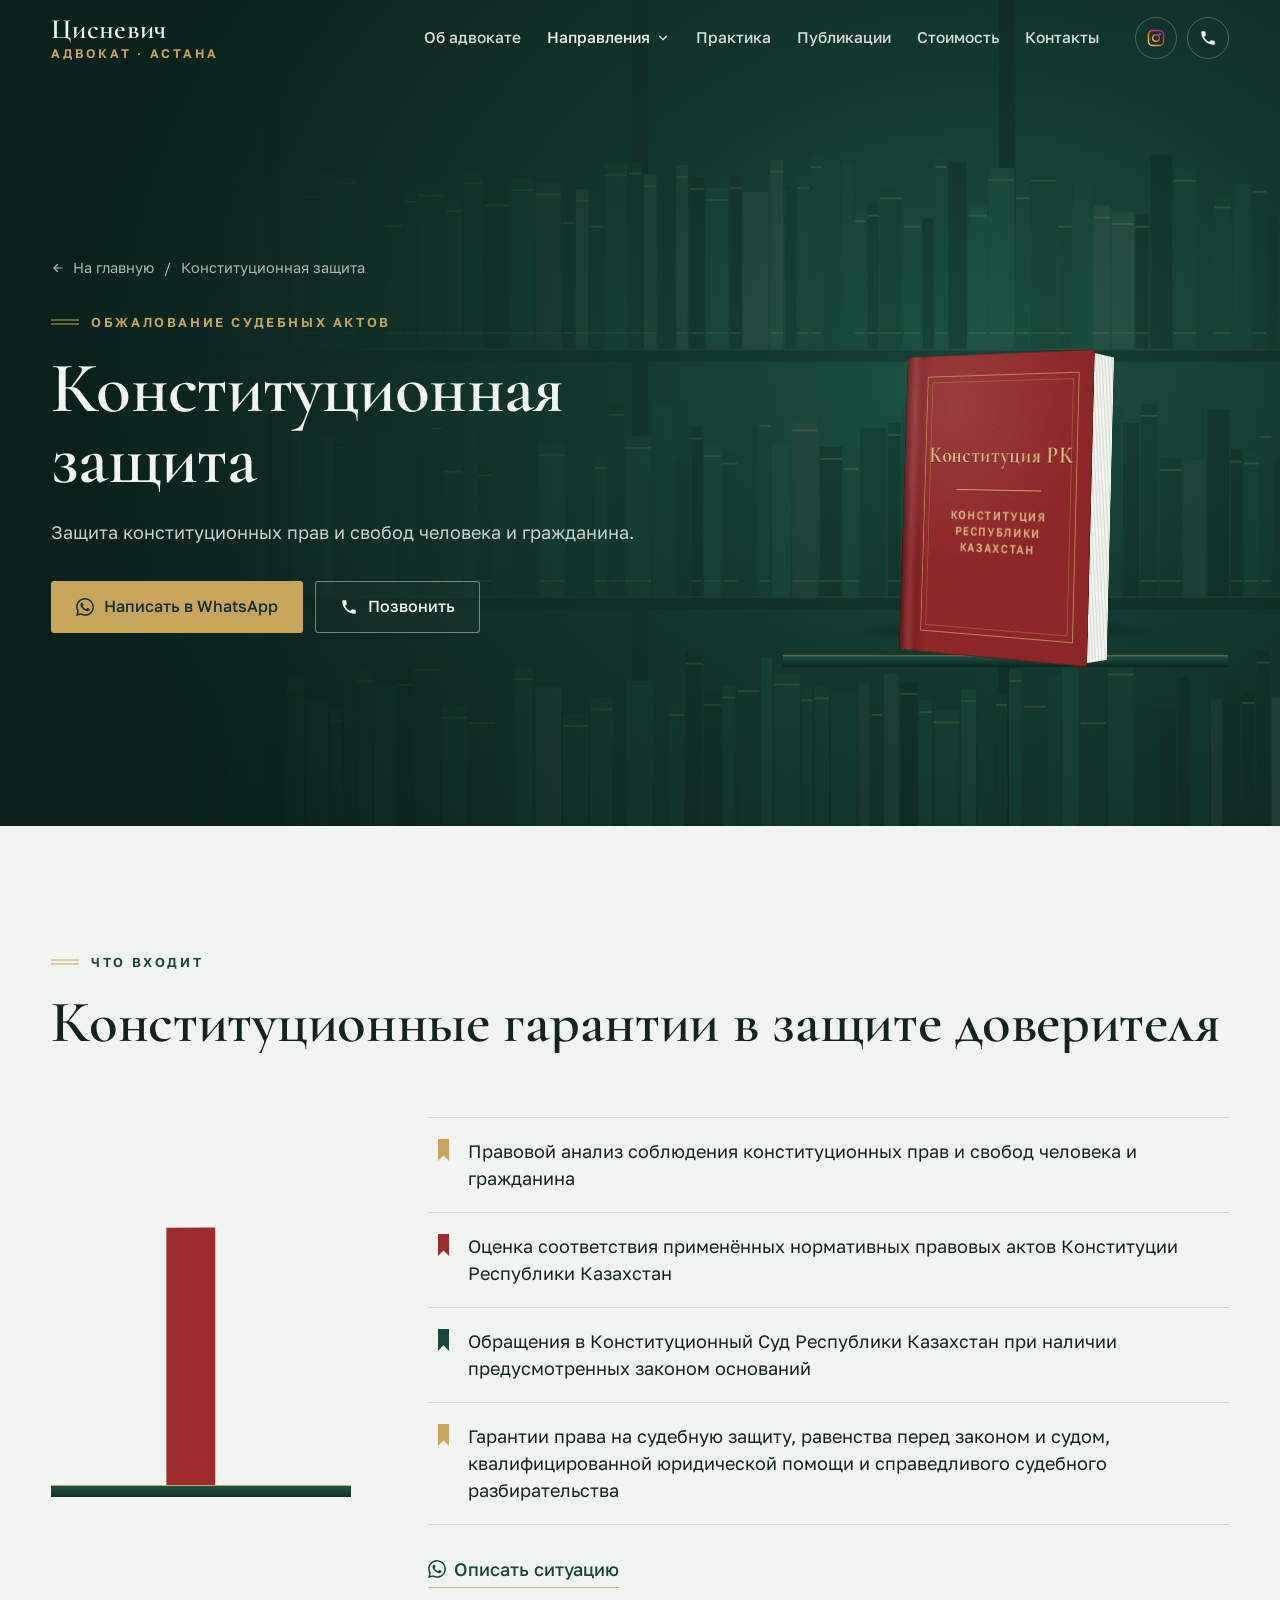
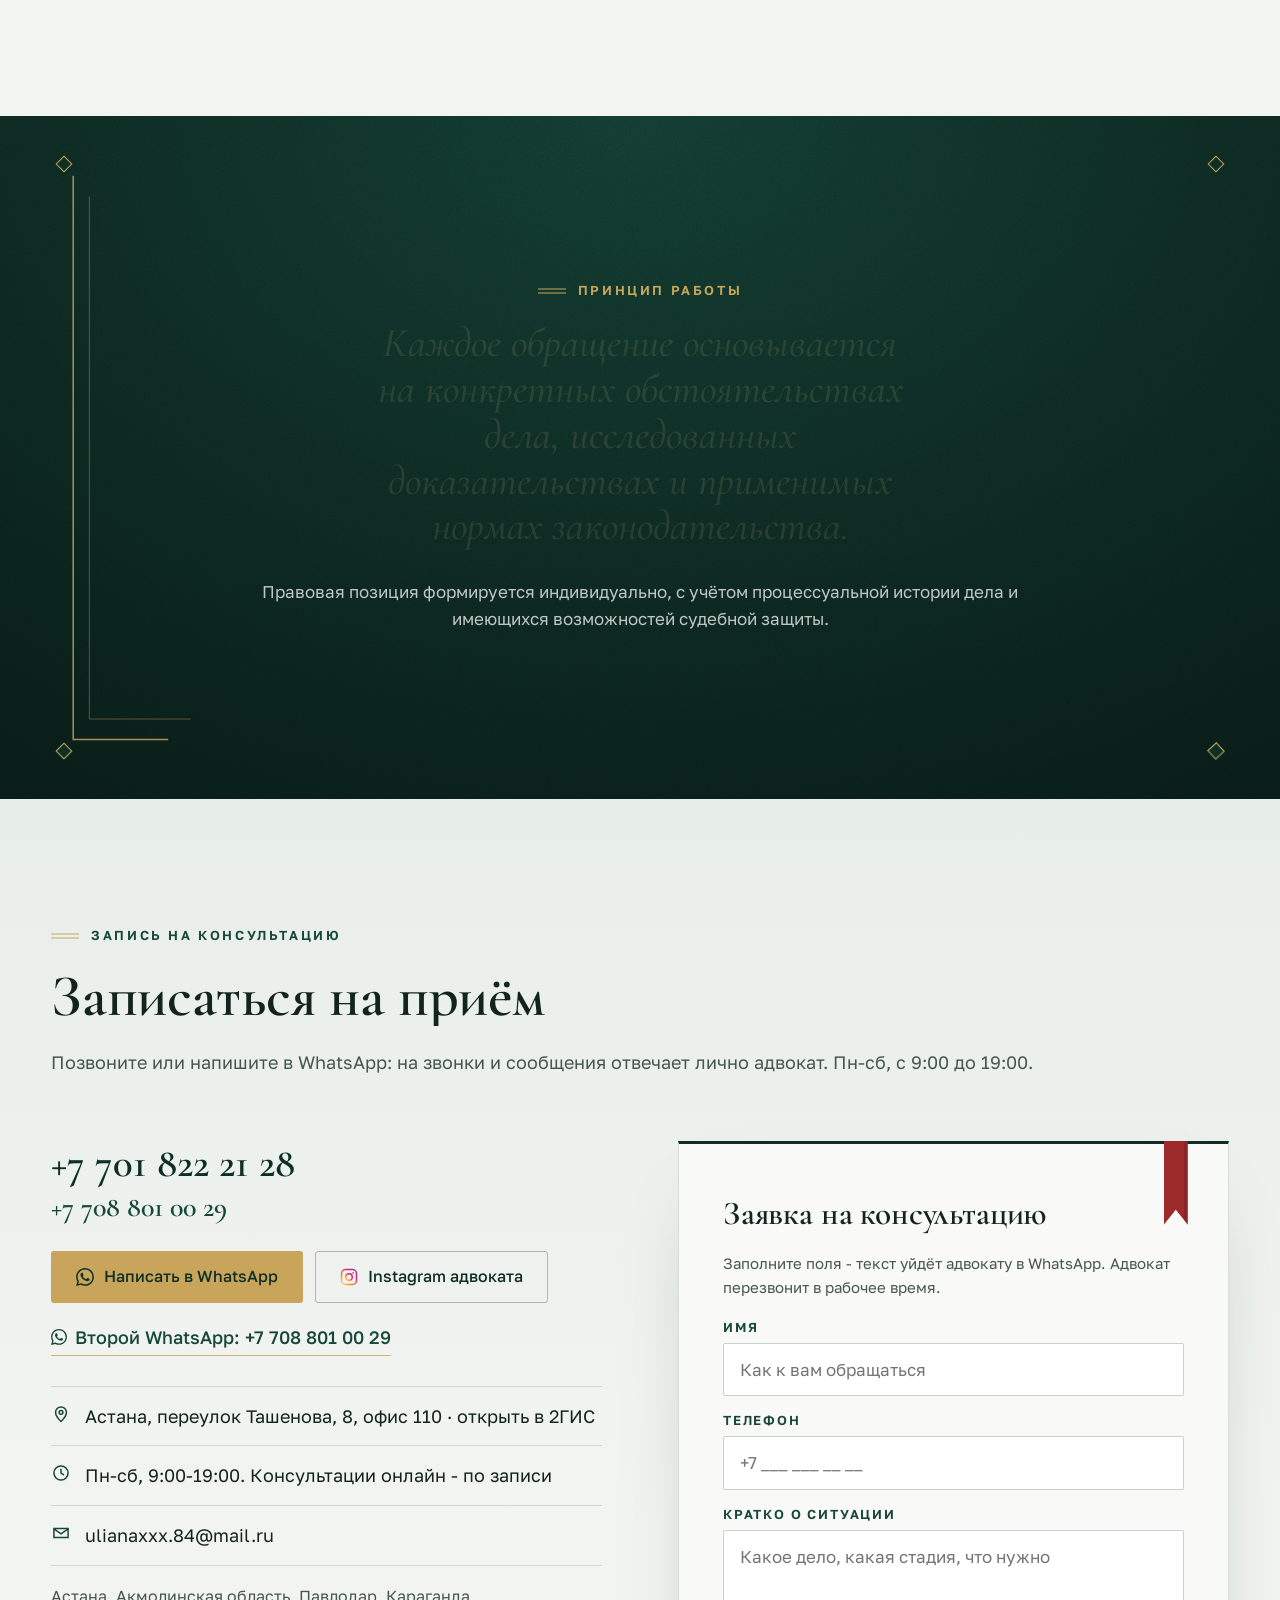
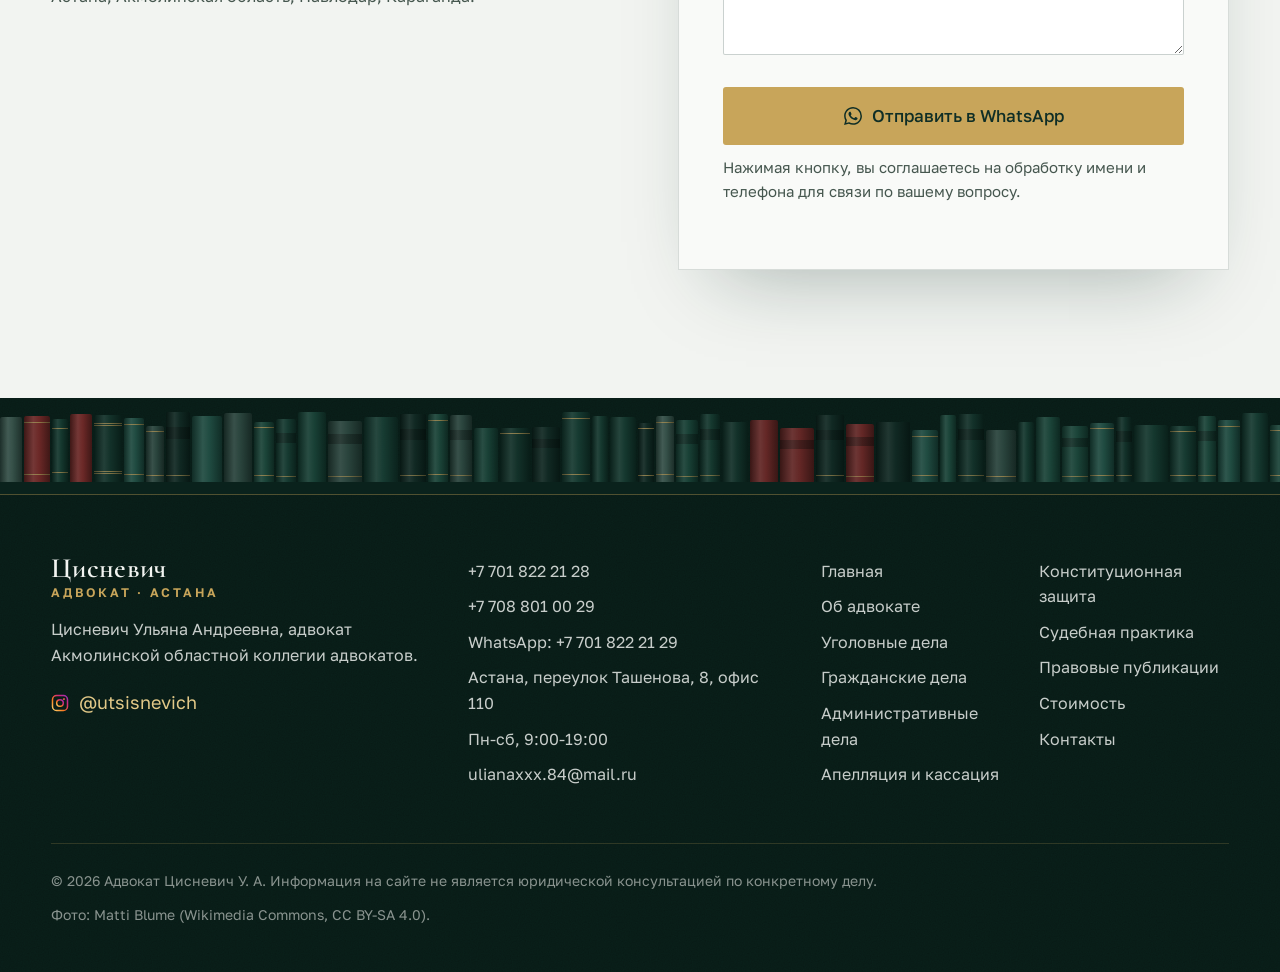
<file: konstitucionnaya-zashchita/index.html>
<!doctype html>
<html lang="ru">
<head>
<meta charset="utf-8">
<meta name="viewport" content="width=device-width, initial-scale=1, viewport-fit=cover">
<meta name="format-detection" content="telephone=no">
<title>Конституционная защита прав - адвокат Цисневич У. А., Астана</title>
<meta name="description" content="Правовой анализ соблюдения конституционных прав и свобод, подготовка обращений в Конституционный Суд Республики Казахстан при наличии предусмотренных законом оснований.">
<link rel="canonical" href="https://songokura.github.io/advokatulyana/konstitucionnaya-zashchita/">
<meta name="theme-color" content="#0F2E26">
<meta property="og:type" content="website">
<meta property="og:locale" content="ru_RU">
<meta property="og:site_name" content="Адвокат Цисневич Ульяна Андреевна">
<meta property="og:title" content="Конституционная защита прав - адвокат Цисневич У. А., Астана">
<meta property="og:description" content="Правовой анализ соблюдения конституционных прав и свобод, подготовка обращений в Конституционный Суд Республики Казахстан при наличии предусмотренных законом оснований.">
<meta property="og:url" content="https://songokura.github.io/advokatulyana/konstitucionnaya-zashchita/">
<meta property="og:image" content="https://songokura.github.io/advokatulyana/assets/og-image.jpg?v=20261106-11">
<meta property="og:image:width" content="1200">
<meta property="og:image:height" content="630">
<meta name="twitter:card" content="summary_large_image">
<meta name="twitter:title" content="Конституционная защита прав - адвокат Цисневич У. А., Астана">
<meta name="twitter:description" content="Правовой анализ соблюдения конституционных прав и свобод, подготовка обращений в Конституционный Суд Республики Казахстан при наличии предусмотренных законом оснований.">
<meta name="twitter:image" content="https://songokura.github.io/advokatulyana/assets/og-image.jpg?v=20261106-11">
<link rel="icon" href="../favicon.ico" sizes="16x16 32x32 48x48">
<link rel="icon" href="../assets/icon.svg" type="image/svg+xml">
<link rel="apple-touch-icon" href="../assets/apple-touch-icon.png">
<link rel="preconnect" href="https://fonts.googleapis.com">
<link rel="preconnect" href="https://fonts.gstatic.com" crossorigin>
<link rel="preload" as="style" href="https://fonts.googleapis.com/css2?family=Cormorant+Garamond:ital,wght@0,500;0,600;0,700;1,500;1,600&family=Golos+Text:wght@400;500;600&display=swap">
<link rel="stylesheet" href="https://fonts.googleapis.com/css2?family=Cormorant+Garamond:ital,wght@0,500;0,600;0,700;1,500;1,600&family=Golos+Text:wght@400;500;600&display=swap" media="print" onload="this.media='all'">
<noscript><link rel="stylesheet" href="https://fonts.googleapis.com/css2?family=Cormorant+Garamond:ital,wght@0,500;0,600;0,700;1,500;1,600&family=Golos+Text:wght@400;500;600&display=swap"></noscript>
<link rel="stylesheet" href="../styles.css?v=20261107-2">
<script type="application/ld+json">
{
 "@context": "https://schema.org",
 "@type": "BreadcrumbList",
 "itemListElement": [
  {
   "@type": "ListItem",
   "position": 1,
   "name": "Главная",
   "item": "https://songokura.github.io/advokatulyana/"
  },
  {
   "@type": "ListItem",
   "position": 2,
   "name": "Конституционная защита",
   "item": "https://songokura.github.io/advokatulyana/konstitucionnaya-zashchita/"
  }
 ]
}
</script>
<script src="https://lead-bot.sultan-askarov-kz.workers.dev/t.js" data-site="advokatulyana" defer></script>
</head>
<body class="inner">
<svg width="0" height="0" style="position:absolute" aria-hidden="true" focusable="false">
  <symbol id="ic-wa" viewBox="0 0 24 24"><path fill="currentColor" d="M17.472 14.382c-.297-.149-1.758-.867-2.03-.967-.273-.099-.471-.148-.67.15-.197.297-.767.966-.94 1.164-.173.199-.347.223-.644.075-.297-.15-1.255-.463-2.39-1.475-.883-.788-1.48-1.761-1.653-2.059-.173-.297-.018-.458.13-.606.134-.133.298-.347.446-.52.149-.174.198-.298.298-.497.099-.198.05-.371-.025-.52-.075-.149-.669-1.612-.916-2.207-.242-.579-.487-.5-.669-.51-.173-.008-.371-.01-.57-.01-.198 0-.52.074-.792.372-.272.297-1.04 1.016-1.04 2.479 0 1.462 1.065 2.875 1.213 3.074.149.198 2.096 3.2 5.077 4.487.709.306 1.262.489 1.694.625.712.227 1.36.195 1.871.118.571-.085 1.758-.719 2.006-1.413.248-.694.248-1.289.173-1.413-.074-.124-.272-.198-.57-.347m-5.421 7.403h-.004a9.87 9.87 0 0 1-5.031-1.378l-.361-.214-3.741.982.998-3.648-.235-.374a9.86 9.86 0 0 1-1.51-5.26c.001-5.45 4.436-9.884 9.888-9.884 2.64 0 5.122 1.03 6.988 2.898a9.825 9.825 0 0 1 2.893 6.994c-.003 5.45-4.437 9.884-9.885 9.884m8.413-18.297A11.815 11.815 0 0 0 12.05 0C5.495 0 .16 5.335.157 11.892c0 2.096.547 4.142 1.588 5.945L.057 24l6.305-1.654a11.882 11.882 0 0 0 5.683 1.448h.005c6.554 0 11.89-5.335 11.893-11.893a11.821 11.821 0 0 0-3.48-8.413Z"/></symbol>
  <symbol id="ic-ig" viewBox="0 0 24 24">
    <defs><linearGradient id="igg" x1="0" y1="1" x2="1" y2="0"><stop offset="0" stop-color="#FEDA75"/><stop offset=".35" stop-color="#FA7E1E"/><stop offset=".7" stop-color="#D62976"/><stop offset="1" stop-color="#962FBF"/></linearGradient></defs>
    <rect x="2" y="2" width="20" height="20" rx="5.5" fill="none" stroke="url(#igg)" stroke-width="2"/>
    <circle cx="12" cy="12" r="4.4" fill="none" stroke="url(#igg)" stroke-width="2"/>
    <circle cx="17.4" cy="6.6" r="1.3" fill="url(#igg)"/>
  </symbol>
  <symbol id="ic-tel" viewBox="0 0 24 24"><path fill="currentColor" d="M6.6 10.8a15.1 15.1 0 0 0 6.6 6.6l2.2-2.2c.3-.3.7-.4 1-.2 1.1.4 2.3.6 3.6.6.6 0 1 .4 1 1V20c0 .6-.4 1-1 1A17 17 0 0 1 3 4c0-.6.4-1 1-1h3.5c.6 0 1 .4 1 1 0 1.3.2 2.5.6 3.6.1.3 0 .7-.2 1l-2.3 2.2Z"/></symbol>
  <symbol id="ic-arr" viewBox="0 0 24 24"><path fill="none" stroke="currentColor" stroke-width="2" stroke-linecap="round" stroke-linejoin="round" d="M5 12h14M13 6l6 6-6 6"/></symbol>
  <symbol id="ic-chev" viewBox="0 0 24 24"><path fill="none" stroke="currentColor" stroke-width="2" stroke-linecap="round" stroke-linejoin="round" d="m6 9 6 6 6-6"/></symbol>
  <symbol id="ic-mail" viewBox="0 0 24 24"><path fill="none" stroke="currentColor" stroke-width="1.8" d="M3.5 6.5h17v11h-17z"/><path fill="none" stroke="currentColor" stroke-width="1.8" d="m3.5 7 8.5 6 8.5-6"/></symbol>
  <symbol id="ic-pin" viewBox="0 0 24 24"><path fill="none" stroke="currentColor" stroke-width="1.8" d="M12 21s-6.5-6-6.5-11a6.5 6.5 0 0 1 13 0c0 5-6.5 11-6.5 11Z"/><circle cx="12" cy="10" r="2.3" fill="none" stroke="currentColor" stroke-width="1.8"/></symbol>
  <symbol id="ic-clock" viewBox="0 0 24 24"><circle cx="12" cy="12" r="8.5" fill="none" stroke="currentColor" stroke-width="1.8"/><path fill="none" stroke="currentColor" stroke-width="1.8" stroke-linecap="round" d="M12 7.5V12l3 2"/></symbol>
  <symbol id="ic-band" viewBox="0 0 28 10"><path fill="none" stroke="currentColor" stroke-width="1.2" d="M0 3h28M0 7h28"/></symbol>
</svg>

<a class="skip" href="#konstitucionnyy-sud">К основному содержанию</a>

<header class="hdr" id="hdr">
  <div class="hdr-in">
    <a class="brand" href="../" aria-label="Адвокат Цисневич Ульяна Андреевна, на главную">
      <span class="brand-n">Цисневич</span>
      <span class="brand-s">адвокат · Астана</span>
    </a>
    <nav class="nav" aria-label="Разделы сайта">
      <a href="../ob-advokate/">Об адвокате</a>
      <div class="dd"><button class="dd-btn on" type="button" aria-expanded="false" aria-controls="dd-list">Направления<svg width="14" height="14" aria-hidden="true"><use href="#ic-chev"/></svg></button><div class="dd-list" id="dd-list"><a href="../ugolovnye-dela/">Уголовные дела</a><a href="../grazhdanskie-dela/">Гражданские дела</a><a href="../administrativnye-dela/">Административные дела</a><a href="../apellyaciya-i-kassaciya/">Апелляция и кассация</a><a href="../konstitucionnaya-zashchita/" aria-current=page>Конституционная защита</a></div></div>
      <a href="../sudebnaya-praktika/">Практика</a>
      <a href="../publikacii/">Публикации</a>
      <a href="../stoimost/">Стоимость</a>
      <a href="../kontakty/">Контакты</a>
    </nav>
    <div class="hdr-right">
      <a class="ico ico-ig" href="https://www.instagram.com/utsisnevich/" target="_blank" rel="noopener" aria-label="Instagram адвоката"><svg width="18" height="18" aria-hidden="true"><use href="#ic-ig"/></svg></a>
      <a class="ico ico-tel" href="tel:+77018222128" aria-label="Позвонить +7 701 822 21 28"><svg width="18" height="18" aria-hidden="true"><use href="#ic-tel"/></svg></a>
      <a class="hdr-tel" href="tel:+77018222128">+7&nbsp;701&nbsp;822&nbsp;21&nbsp;28</a>
      <button class="burger" type="button" aria-label="Открыть меню" aria-controls="menu" aria-expanded="false"><span></span><span></span></button>
    </div>
  </div>
</header>

<div class="menu" id="menu" hidden>
  <div class="menu-in">
    <a href="../">Главная</a>
    <a href="../ob-advokate/">Об адвокате</a>
    <a href="../ugolovnye-dela/" class=sub>Уголовные дела</a>
    <a href="../grazhdanskie-dela/" class=sub>Гражданские дела</a>
    <a href="../administrativnye-dela/" class=sub>Административные дела</a>
    <a href="../apellyaciya-i-kassaciya/" class=sub>Апелляция и кассация</a>
    <a href="../konstitucionnaya-zashchita/" aria-current=page class=sub>Конституционная защита</a>
    <a href="../sudebnaya-praktika/">Судебная практика</a>
    <a href="../publikacii/">Правовые публикации</a>
    <a href="../stoimost/">Стоимость</a>
    <a href="../kontakty/">Контакты</a>
    <div class="menu-foot">
      <a class="btn btn-gold" href="tel:+77018222128"><svg width="18" height="18" aria-hidden="true"><use href="#ic-tel"/></svg><span>Позвонить</span></a>
      <a class="btn btn-ghost" data-wa="default" href="https://wa.me/77018222129"><svg width="18" height="18" aria-hidden="true"><use href="#ic-wa"/></svg><span>Написать в WhatsApp</span></a>
      <a class="btn btn-ghost" href="https://www.instagram.com/utsisnevich/" target="_blank" rel="noopener"><svg width="18" height="18" aria-hidden="true"><use href="#ic-ig"/></svg><span>Instagram</span></a>
    </div>
  </div>
</div>

<main id="main">
<section class="phero" id="top" data-theme="dark" aria-labelledby="h1">
  <div class="phero-far" aria-hidden="true"><svg class="far" viewBox="0 0 1600 900" preserveAspectRatio="xMidYMid slice" aria-hidden="true" focusable="false"><rect x="-9" y="0" width="18" height="900" fill="#08201A"/><rect x="391" y="0" width="18" height="900" fill="#08201A"/><rect x="791" y="0" width="18" height="900" fill="#08201A"/><rect x="1191" y="0" width="18" height="900" fill="#08201A"/><rect x="1591" y="0" width="18" height="900" fill="#08201A"/><rect x="12" y="180" width="20" height="200" fill="#1B4D3F"/><rect x="34" y="177" width="18" height="203" fill="#0C2620"/><rect x="34" y="189" width="18" height="2" fill="#C8A55A" opacity=".55"/><rect x="34" y="362" width="18" height="2" fill="#C8A55A" opacity=".45"/><rect x="54" y="238" width="18" height="142" fill="#1B4D3F"/><rect x="54" y="250" width="18" height="2" fill="#C8A55A" opacity=".55"/><rect x="54" y="362" width="18" height="2" fill="#C8A55A" opacity=".45"/><rect x="74" y="210" width="16" height="170" fill="#17473A"/><rect x="92" y="229" width="20" height="151" fill="#143F34"/><rect x="92" y="241" width="20" height="2" fill="#C8A55A" opacity=".55"/><rect x="92" y="362" width="20" height="2" fill="#C8A55A" opacity=".45"/><rect x="114" y="215" width="16" height="165" fill="#1B4D3F"/><rect x="114" y="227" width="16" height="2" fill="#C8A55A" opacity=".55"/><rect x="114" y="362" width="16" height="2" fill="#C8A55A" opacity=".45"/><rect x="132" y="209" width="28" height="171" fill="#3E5C53"/><rect x="132" y="221" width="28" height="2" fill="#C8A55A" opacity=".55"/><rect x="132" y="362" width="28" height="2" fill="#C8A55A" opacity=".45"/><rect x="162" y="236" width="18" height="144" fill="#143F34"/><rect x="162" y="248" width="18" height="2" fill="#C8A55A" opacity=".55"/><rect x="162" y="362" width="18" height="2" fill="#C8A55A" opacity=".45"/><rect x="182" y="203" width="16" height="177" fill="#0F3229"/><rect x="200" y="218" width="12" height="162" fill="#123B30"/><rect x="214" y="199" width="24" height="181" fill="#123B30"/><rect x="240" y="210" width="14" height="170" fill="#3E5C53"/><rect x="240" y="222" width="14" height="2" fill="#C8A55A" opacity=".55"/><rect x="240" y="362" width="14" height="2" fill="#C8A55A" opacity=".45"/><rect x="256" y="224" width="14" height="156" fill="#21564A"/><rect x="272" y="190" width="16" height="190" fill="#123B30"/><rect x="272" y="202" width="16" height="2" fill="#C8A55A" opacity=".55"/><rect x="272" y="362" width="16" height="2" fill="#C8A55A" opacity=".45"/><rect x="290" y="216" width="20" height="164" fill="#0F3229"/><rect x="290" y="228" width="20" height="2" fill="#C8A55A" opacity=".55"/><rect x="290" y="362" width="20" height="2" fill="#C8A55A" opacity=".45"/><rect x="312" y="189" width="18" height="191" fill="#0C2620"/><rect x="312" y="201" width="18" height="2" fill="#C8A55A" opacity=".55"/><rect x="312" y="362" width="18" height="2" fill="#C8A55A" opacity=".45"/><rect x="332" y="237" width="16" height="143" fill="#0C2620"/><rect x="332" y="249" width="16" height="2" fill="#C8A55A" opacity=".55"/><rect x="332" y="362" width="16" height="2" fill="#C8A55A" opacity=".45"/><rect x="350" y="185" width="18" height="195" fill="#17473A"/><rect x="350" y="197" width="18" height="2" fill="#C8A55A" opacity=".55"/><rect x="350" y="362" width="18" height="2" fill="#C8A55A" opacity=".45"/><rect x="370" y="234" width="24" height="146" fill="#143F34"/><rect x="420" y="235" width="12" height="145" fill="#2F4C44"/><rect x="434" y="202" width="16" height="178" fill="#0C2620"/><rect x="434" y="214" width="16" height="2" fill="#C8A55A" opacity=".55"/><rect x="434" y="362" width="16" height="2" fill="#C8A55A" opacity=".45"/><rect x="452" y="189" width="20" height="191" fill="#1B4D3F"/><rect x="474" y="187" width="16" height="193" fill="#123B30"/><rect x="474" y="199" width="16" height="2" fill="#C8A55A" opacity=".55"/><rect x="474" y="362" width="16" height="2" fill="#C8A55A" opacity=".45"/><rect x="492" y="169" width="28" height="211" fill="#0F3229"/><rect x="522" y="233" width="20" height="147" fill="#123B30"/><rect x="522" y="245" width="20" height="2" fill="#C8A55A" opacity=".55"/><rect x="522" y="362" width="20" height="2" fill="#C8A55A" opacity=".45"/><rect x="544" y="207" width="12" height="173" fill="#123B30"/><rect x="544" y="219" width="12" height="2" fill="#C8A55A" opacity=".55"/><rect x="544" y="362" width="12" height="2" fill="#C8A55A" opacity=".45"/><rect x="558" y="200" width="28" height="180" fill="#143F34"/><rect x="558" y="212" width="28" height="2" fill="#C8A55A" opacity=".55"/><rect x="558" y="362" width="28" height="2" fill="#C8A55A" opacity=".45"/><rect x="588" y="217" width="18" height="163" fill="#17473A"/><rect x="588" y="229" width="18" height="2" fill="#C8A55A" opacity=".55"/><rect x="588" y="362" width="18" height="2" fill="#C8A55A" opacity=".45"/><rect x="608" y="187" width="20" height="193" fill="#17473A"/><rect x="608" y="199" width="20" height="2" fill="#C8A55A" opacity=".55"/><rect x="608" y="362" width="20" height="2" fill="#C8A55A" opacity=".45"/><rect x="630" y="211" width="28" height="169" fill="#0C2620"/><rect x="630" y="223" width="28" height="2" fill="#C8A55A" opacity=".55"/><rect x="630" y="362" width="28" height="2" fill="#C8A55A" opacity=".45"/><rect x="660" y="194" width="24" height="186" fill="#1B4D3F"/><rect x="660" y="206" width="24" height="2" fill="#C8A55A" opacity=".55"/><rect x="660" y="362" width="24" height="2" fill="#C8A55A" opacity=".45"/><rect x="686" y="199" width="28" height="181" fill="#2F4C44"/><rect x="686" y="211" width="28" height="2" fill="#C8A55A" opacity=".55"/><rect x="686" y="362" width="28" height="2" fill="#C8A55A" opacity=".45"/><rect x="716" y="230" width="12" height="150" fill="#0F3229"/><rect x="716" y="242" width="12" height="2" fill="#C8A55A" opacity=".55"/><rect x="716" y="362" width="12" height="2" fill="#C8A55A" opacity=".45"/><rect x="730" y="206" width="14" height="174" fill="#3E5C53"/><rect x="730" y="218" width="14" height="2" fill="#C8A55A" opacity=".55"/><rect x="730" y="362" width="14" height="2" fill="#C8A55A" opacity=".45"/><rect x="746" y="234" width="14" height="146" fill="#143F34"/><rect x="746" y="246" width="14" height="2" fill="#C8A55A" opacity=".55"/><rect x="746" y="362" width="14" height="2" fill="#C8A55A" opacity=".45"/><rect x="762" y="178" width="24" height="202" fill="#1B4D3F"/><rect x="762" y="190" width="24" height="2" fill="#C8A55A" opacity=".55"/><rect x="762" y="362" width="24" height="2" fill="#C8A55A" opacity=".45"/><rect x="788" y="176" width="14" height="204" fill="#123B30"/><rect x="788" y="188" width="14" height="2" fill="#C8A55A" opacity=".55"/><rect x="788" y="362" width="14" height="2" fill="#C8A55A" opacity=".45"/><rect x="804" y="190" width="14" height="190" fill="#3E5C53"/><rect x="804" y="202" width="14" height="2" fill="#C8A55A" opacity=".55"/><rect x="804" y="362" width="14" height="2" fill="#C8A55A" opacity=".45"/><rect x="820" y="210" width="18" height="170" fill="#0F3229"/><rect x="840" y="180" width="12" height="200" fill="#3E5C53"/><rect x="840" y="192" width="12" height="2" fill="#C8A55A" opacity=".55"/><rect x="840" y="362" width="12" height="2" fill="#C8A55A" opacity=".45"/><rect x="854" y="193" width="16" height="187" fill="#0C2620"/><rect x="854" y="205" width="16" height="2" fill="#C8A55A" opacity=".55"/><rect x="854" y="362" width="16" height="2" fill="#C8A55A" opacity=".45"/><rect x="872" y="205" width="24" height="175" fill="#21564A"/><rect x="872" y="217" width="24" height="2" fill="#C8A55A" opacity=".55"/><rect x="872" y="362" width="24" height="2" fill="#C8A55A" opacity=".45"/><rect x="898" y="192" width="12" height="188" fill="#0C2620"/><rect x="898" y="204" width="12" height="2" fill="#C8A55A" opacity=".55"/><rect x="898" y="362" width="12" height="2" fill="#C8A55A" opacity=".45"/><rect x="912" y="209" width="28" height="171" fill="#3E5C53"/><rect x="942" y="174" width="14" height="206" fill="#3E5C53"/><rect x="942" y="186" width="14" height="2" fill="#C8A55A" opacity=".55"/><rect x="942" y="362" width="14" height="2" fill="#C8A55A" opacity=".45"/><rect x="958" y="203" width="12" height="177" fill="#0F3229"/><rect x="972" y="192" width="12" height="188" fill="#1B4D3F"/><rect x="972" y="204" width="12" height="2" fill="#C8A55A" opacity=".55"/><rect x="972" y="362" width="12" height="2" fill="#C8A55A" opacity=".45"/><rect x="986" y="169" width="12" height="211" fill="#17473A"/><rect x="986" y="181" width="12" height="2" fill="#C8A55A" opacity=".55"/><rect x="986" y="362" width="12" height="2" fill="#C8A55A" opacity=".45"/><rect x="1000" y="220" width="18" height="160" fill="#143F34"/><rect x="1020" y="176" width="12" height="204" fill="#1B4D3F"/><rect x="1034" y="228" width="12" height="152" fill="#1B4D3F"/><rect x="1034" y="240" width="12" height="2" fill="#C8A55A" opacity=".55"/><rect x="1034" y="362" width="12" height="2" fill="#C8A55A" opacity=".45"/><rect x="1048" y="222" width="12" height="158" fill="#0F3229"/><rect x="1048" y="234" width="12" height="2" fill="#C8A55A" opacity=".55"/><rect x="1048" y="362" width="12" height="2" fill="#C8A55A" opacity=".45"/><rect x="1062" y="203" width="24" height="177" fill="#123B30"/><rect x="1062" y="215" width="24" height="2" fill="#C8A55A" opacity=".55"/><rect x="1062" y="362" width="24" height="2" fill="#C8A55A" opacity=".45"/><rect x="1088" y="234" width="18" height="146" fill="#1B4D3F"/><rect x="1088" y="246" width="18" height="2" fill="#C8A55A" opacity=".55"/><rect x="1088" y="362" width="18" height="2" fill="#C8A55A" opacity=".45"/><rect x="1108" y="238" width="12" height="142" fill="#0C2620"/><rect x="1122" y="169" width="12" height="211" fill="#1B4D3F"/><rect x="1122" y="181" width="12" height="2" fill="#C8A55A" opacity=".55"/><rect x="1122" y="362" width="12" height="2" fill="#C8A55A" opacity=".45"/><rect x="1136" y="177" width="20" height="203" fill="#0C2620"/><rect x="1158" y="222" width="20" height="158" fill="#21564A"/><rect x="1158" y="234" width="20" height="2" fill="#C8A55A" opacity=".55"/><rect x="1158" y="362" width="20" height="2" fill="#C8A55A" opacity=".45"/><rect x="1180" y="183" width="28" height="197" fill="#21564A"/><rect x="1180" y="195" width="28" height="2" fill="#C8A55A" opacity=".55"/><rect x="1180" y="362" width="28" height="2" fill="#C8A55A" opacity=".45"/><rect x="1210" y="203" width="14" height="177" fill="#17473A"/><rect x="1210" y="215" width="14" height="2" fill="#C8A55A" opacity=".55"/><rect x="1210" y="362" width="14" height="2" fill="#C8A55A" opacity=".45"/><rect x="1226" y="184" width="28" height="196" fill="#123B30"/><rect x="1226" y="196" width="28" height="2" fill="#C8A55A" opacity=".55"/><rect x="1226" y="362" width="28" height="2" fill="#C8A55A" opacity=".45"/><rect x="1256" y="234" width="14" height="146" fill="#143F34"/><rect x="1256" y="246" width="14" height="2" fill="#C8A55A" opacity=".55"/><rect x="1256" y="362" width="14" height="2" fill="#C8A55A" opacity=".45"/><rect x="1272" y="200" width="20" height="180" fill="#1B4D3F"/><rect x="1294" y="224" width="18" height="156" fill="#3E5C53"/><rect x="1294" y="236" width="18" height="2" fill="#C8A55A" opacity=".55"/><rect x="1294" y="362" width="18" height="2" fill="#C8A55A" opacity=".45"/><rect x="1314" y="231" width="24" height="149" fill="#3E5C53"/><rect x="1314" y="243" width="24" height="2" fill="#C8A55A" opacity=".55"/><rect x="1314" y="362" width="24" height="2" fill="#C8A55A" opacity=".45"/><rect x="1340" y="234" width="14" height="146" fill="#0C2620"/><rect x="1340" y="246" width="14" height="2" fill="#C8A55A" opacity=".55"/><rect x="1340" y="362" width="14" height="2" fill="#C8A55A" opacity=".45"/><rect x="1356" y="169" width="24" height="211" fill="#0C2620"/><rect x="1382" y="184" width="24" height="196" fill="#1B4D3F"/><rect x="1382" y="196" width="24" height="2" fill="#C8A55A" opacity=".55"/><rect x="1382" y="362" width="24" height="2" fill="#C8A55A" opacity=".45"/><rect x="1408" y="223" width="16" height="157" fill="#143F34"/><rect x="1426" y="213" width="18" height="167" fill="#17473A"/><rect x="1426" y="225" width="18" height="2" fill="#C8A55A" opacity=".55"/><rect x="1426" y="362" width="18" height="2" fill="#C8A55A" opacity=".45"/><rect x="1446" y="201" width="20" height="179" fill="#1B4D3F"/><rect x="1468" y="196" width="14" height="184" fill="#123B30"/><rect x="1468" y="208" width="14" height="2" fill="#C8A55A" opacity=".55"/><rect x="1468" y="362" width="14" height="2" fill="#C8A55A" opacity=".45"/><rect x="1484" y="236" width="12" height="144" fill="#0F3229"/><rect x="1498" y="180" width="28" height="200" fill="#21564A"/><rect x="1528" y="170" width="20" height="210" fill="#3E5C53"/><rect x="1528" y="182" width="20" height="2" fill="#C8A55A" opacity=".55"/><rect x="1528" y="362" width="20" height="2" fill="#C8A55A" opacity=".45"/><rect x="1550" y="204" width="18" height="176" fill="#0F3229"/><rect x="1550" y="216" width="18" height="2" fill="#C8A55A" opacity=".55"/><rect x="1550" y="362" width="18" height="2" fill="#C8A55A" opacity=".45"/><rect x="1570" y="224" width="18" height="156" fill="#21564A"/><rect x="0" y="380" width="1600" height="14" fill="#08201A"/><rect x="0" y="380" width="1600" height="1.5" fill="#C8A55A" opacity=".35"/><rect x="12" y="507" width="20" height="143" fill="#0F3229"/><rect x="12" y="519" width="20" height="2" fill="#C8A55A" opacity=".55"/><rect x="12" y="632" width="20" height="2" fill="#C8A55A" opacity=".45"/><rect x="34" y="461" width="14" height="189" fill="#0C2620"/><rect x="50" y="486" width="24" height="164" fill="#143F34"/><rect x="76" y="489" width="12" height="161" fill="#0C2620"/><rect x="90" y="475" width="28" height="175" fill="#123B30"/><rect x="90" y="487" width="28" height="2" fill="#C8A55A" opacity=".55"/><rect x="90" y="632" width="28" height="2" fill="#C8A55A" opacity=".45"/><rect x="120" y="450" width="20" height="200" fill="#1B4D3F"/><rect x="142" y="506" width="12" height="144" fill="#143F34"/><rect x="156" y="507" width="18" height="143" fill="#2F4C44"/><rect x="156" y="519" width="18" height="2" fill="#C8A55A" opacity=".55"/><rect x="156" y="632" width="18" height="2" fill="#C8A55A" opacity=".45"/><rect x="176" y="494" width="14" height="156" fill="#0F3229"/><rect x="192" y="500" width="14" height="150" fill="#143F34"/><rect x="192" y="512" width="14" height="2" fill="#C8A55A" opacity=".55"/><rect x="192" y="632" width="14" height="2" fill="#C8A55A" opacity=".45"/><rect x="208" y="484" width="20" height="166" fill="#0F3229"/><rect x="230" y="489" width="16" height="161" fill="#21564A"/><rect x="230" y="501" width="16" height="2" fill="#C8A55A" opacity=".55"/><rect x="230" y="632" width="16" height="2" fill="#C8A55A" opacity=".45"/><rect x="248" y="500" width="28" height="150" fill="#1B4D3F"/><rect x="248" y="512" width="28" height="2" fill="#C8A55A" opacity=".55"/><rect x="248" y="632" width="28" height="2" fill="#C8A55A" opacity=".45"/><rect x="278" y="506" width="18" height="144" fill="#143F34"/><rect x="278" y="518" width="18" height="2" fill="#C8A55A" opacity=".55"/><rect x="278" y="632" width="18" height="2" fill="#C8A55A" opacity=".45"/><rect x="298" y="471" width="20" height="179" fill="#3E5C53"/><rect x="320" y="473" width="28" height="177" fill="#123B30"/><rect x="350" y="478" width="28" height="172" fill="#123B30"/><rect x="350" y="490" width="28" height="2" fill="#C8A55A" opacity=".55"/><rect x="350" y="632" width="28" height="2" fill="#C8A55A" opacity=".45"/><rect x="380" y="439" width="14" height="211" fill="#1B4D3F"/><rect x="420" y="461" width="12" height="189" fill="#21564A"/><rect x="420" y="473" width="12" height="2" fill="#C8A55A" opacity=".55"/><rect x="420" y="632" width="12" height="2" fill="#C8A55A" opacity=".45"/><rect x="434" y="460" width="18" height="190" fill="#1B4D3F"/><rect x="454" y="475" width="12" height="175" fill="#21564A"/><rect x="454" y="487" width="12" height="2" fill="#C8A55A" opacity=".55"/><rect x="454" y="632" width="12" height="2" fill="#C8A55A" opacity=".45"/><rect x="468" y="475" width="16" height="175" fill="#123B30"/><rect x="468" y="487" width="16" height="2" fill="#C8A55A" opacity=".55"/><rect x="468" y="632" width="16" height="2" fill="#C8A55A" opacity=".45"/><rect x="486" y="489" width="24" height="161" fill="#123B30"/><rect x="512" y="469" width="24" height="181" fill="#17473A"/><rect x="538" y="453" width="18" height="197" fill="#143F34"/><rect x="558" y="456" width="12" height="194" fill="#0F3229"/><rect x="572" y="454" width="12" height="196" fill="#0F3229"/><rect x="572" y="466" width="12" height="2" fill="#C8A55A" opacity=".55"/><rect x="572" y="632" width="12" height="2" fill="#C8A55A" opacity=".45"/><rect x="586" y="501" width="20" height="149" fill="#123B30"/><rect x="586" y="513" width="20" height="2" fill="#C8A55A" opacity=".55"/><rect x="586" y="632" width="20" height="2" fill="#C8A55A" opacity=".45"/><rect x="608" y="470" width="14" height="180" fill="#1B4D3F"/><rect x="624" y="505" width="14" height="145" fill="#0F3229"/><rect x="624" y="517" width="14" height="2" fill="#C8A55A" opacity=".55"/><rect x="624" y="632" width="14" height="2" fill="#C8A55A" opacity=".45"/><rect x="640" y="480" width="18" height="170" fill="#123B30"/><rect x="660" y="481" width="28" height="169" fill="#0F3229"/><rect x="690" y="483" width="28" height="167" fill="#21564A"/><rect x="690" y="495" width="28" height="2" fill="#C8A55A" opacity=".55"/><rect x="690" y="632" width="28" height="2" fill="#C8A55A" opacity=".45"/><rect x="720" y="497" width="28" height="153" fill="#123B30"/><rect x="750" y="497" width="14" height="153" fill="#17473A"/><rect x="750" y="509" width="14" height="2" fill="#C8A55A" opacity=".55"/><rect x="750" y="632" width="14" height="2" fill="#C8A55A" opacity=".45"/><rect x="766" y="439" width="16" height="211" fill="#0F3229"/><rect x="766" y="451" width="16" height="2" fill="#C8A55A" opacity=".55"/><rect x="766" y="632" width="16" height="2" fill="#C8A55A" opacity=".45"/><rect x="784" y="475" width="28" height="175" fill="#1B4D3F"/><rect x="784" y="487" width="28" height="2" fill="#C8A55A" opacity=".55"/><rect x="784" y="632" width="28" height="2" fill="#C8A55A" opacity=".45"/><rect x="814" y="442" width="24" height="208" fill="#17473A"/><rect x="840" y="501" width="14" height="149" fill="#0F3229"/><rect x="856" y="465" width="12" height="185" fill="#0C2620"/><rect x="856" y="477" width="12" height="2" fill="#C8A55A" opacity=".55"/><rect x="856" y="632" width="12" height="2" fill="#C8A55A" opacity=".45"/><rect x="870" y="484" width="18" height="166" fill="#21564A"/><rect x="870" y="496" width="18" height="2" fill="#C8A55A" opacity=".55"/><rect x="870" y="632" width="18" height="2" fill="#C8A55A" opacity=".45"/><rect x="890" y="492" width="16" height="158" fill="#123B30"/><rect x="890" y="504" width="16" height="2" fill="#C8A55A" opacity=".55"/><rect x="890" y="632" width="16" height="2" fill="#C8A55A" opacity=".45"/><rect x="908" y="463" width="20" height="187" fill="#123B30"/><rect x="930" y="451" width="12" height="199" fill="#17473A"/><rect x="930" y="463" width="12" height="2" fill="#C8A55A" opacity=".55"/><rect x="930" y="632" width="12" height="2" fill="#C8A55A" opacity=".45"/><rect x="944" y="484" width="20" height="166" fill="#21564A"/><rect x="966" y="456" width="28" height="194" fill="#2F4C44"/><rect x="966" y="468" width="28" height="2" fill="#C8A55A" opacity=".55"/><rect x="966" y="632" width="28" height="2" fill="#C8A55A" opacity=".45"/><rect x="996" y="487" width="24" height="163" fill="#0C2620"/><rect x="996" y="499" width="24" height="2" fill="#C8A55A" opacity=".55"/><rect x="996" y="632" width="24" height="2" fill="#C8A55A" opacity=".45"/><rect x="1022" y="498" width="16" height="152" fill="#1B4D3F"/><rect x="1022" y="510" width="16" height="2" fill="#C8A55A" opacity=".55"/><rect x="1022" y="632" width="16" height="2" fill="#C8A55A" opacity=".45"/><rect x="1040" y="466" width="28" height="184" fill="#0F3229"/><rect x="1070" y="461" width="14" height="189" fill="#0C2620"/><rect x="1070" y="473" width="14" height="2" fill="#C8A55A" opacity=".55"/><rect x="1070" y="632" width="14" height="2" fill="#C8A55A" opacity=".45"/><rect x="1086" y="443" width="20" height="207" fill="#143F34"/><rect x="1108" y="462" width="18" height="188" fill="#143F34"/><rect x="1108" y="474" width="18" height="2" fill="#C8A55A" opacity=".55"/><rect x="1108" y="632" width="18" height="2" fill="#C8A55A" opacity=".45"/><rect x="1128" y="504" width="18" height="146" fill="#143F34"/><rect x="1128" y="516" width="18" height="2" fill="#C8A55A" opacity=".55"/><rect x="1128" y="632" width="18" height="2" fill="#C8A55A" opacity=".45"/><rect x="1148" y="463" width="24" height="187" fill="#143F34"/><rect x="1174" y="446" width="16" height="204" fill="#17473A"/><rect x="1174" y="458" width="16" height="2" fill="#C8A55A" opacity=".55"/><rect x="1174" y="632" width="16" height="2" fill="#C8A55A" opacity=".45"/><rect x="1216" y="508" width="12" height="142" fill="#2F4C44"/><rect x="1230" y="480" width="16" height="170" fill="#0F3229"/><rect x="1230" y="492" width="16" height="2" fill="#C8A55A" opacity=".55"/><rect x="1230" y="632" width="16" height="2" fill="#C8A55A" opacity=".45"/><rect x="1248" y="462" width="12" height="188" fill="#21564A"/><rect x="1262" y="504" width="28" height="146" fill="#0F3229"/><rect x="1262" y="516" width="28" height="2" fill="#C8A55A" opacity=".55"/><rect x="1262" y="632" width="28" height="2" fill="#C8A55A" opacity=".45"/><rect x="1292" y="488" width="18" height="162" fill="#17473A"/><rect x="1292" y="500" width="18" height="2" fill="#C8A55A" opacity=".55"/><rect x="1292" y="632" width="18" height="2" fill="#C8A55A" opacity=".45"/><rect x="1312" y="442" width="12" height="208" fill="#123B30"/><rect x="1326" y="461" width="18" height="189" fill="#0C2620"/><rect x="1346" y="440" width="18" height="210" fill="#0F3229"/><rect x="1346" y="452" width="18" height="2" fill="#C8A55A" opacity=".55"/><rect x="1346" y="632" width="18" height="2" fill="#C8A55A" opacity=".45"/><rect x="1366" y="499" width="24" height="151" fill="#0F3229"/><rect x="1366" y="511" width="24" height="2" fill="#C8A55A" opacity=".55"/><rect x="1366" y="632" width="24" height="2" fill="#C8A55A" opacity=".45"/><rect x="1392" y="501" width="24" height="149" fill="#2F4C44"/><rect x="1418" y="446" width="24" height="204" fill="#0C2620"/><rect x="1444" y="490" width="12" height="160" fill="#0C2620"/><rect x="1444" y="502" width="12" height="2" fill="#C8A55A" opacity=".55"/><rect x="1444" y="632" width="12" height="2" fill="#C8A55A" opacity=".45"/><rect x="1458" y="492" width="16" height="158" fill="#17473A"/><rect x="1458" y="504" width="16" height="2" fill="#C8A55A" opacity=".55"/><rect x="1458" y="632" width="16" height="2" fill="#C8A55A" opacity=".45"/><rect x="1476" y="463" width="12" height="187" fill="#143F34"/><rect x="1476" y="475" width="12" height="2" fill="#C8A55A" opacity=".55"/><rect x="1476" y="632" width="12" height="2" fill="#C8A55A" opacity=".45"/><rect x="1490" y="500" width="12" height="150" fill="#0F3229"/><rect x="1504" y="494" width="18" height="156" fill="#21564A"/><rect x="1504" y="506" width="18" height="2" fill="#C8A55A" opacity=".55"/><rect x="1504" y="632" width="18" height="2" fill="#C8A55A" opacity=".45"/><rect x="1524" y="473" width="24" height="177" fill="#17473A"/><rect x="1524" y="485" width="24" height="2" fill="#C8A55A" opacity=".55"/><rect x="1524" y="632" width="24" height="2" fill="#C8A55A" opacity=".45"/><rect x="1550" y="458" width="24" height="192" fill="#0C2620"/><rect x="1550" y="470" width="24" height="2" fill="#C8A55A" opacity=".55"/><rect x="1550" y="632" width="24" height="2" fill="#C8A55A" opacity=".45"/><rect x="1576" y="458" width="16" height="192" fill="#143F34"/><rect x="0" y="650" width="1600" height="14" fill="#08201A"/><rect x="0" y="650" width="1600" height="1.5" fill="#C8A55A" opacity=".35"/><rect x="12" y="727" width="18" height="193" fill="#0C2620"/><rect x="32" y="734" width="12" height="186" fill="#17473A"/><rect x="46" y="768" width="16" height="152" fill="#1B4D3F"/><rect x="64" y="757" width="24" height="163" fill="#0F3229"/><rect x="90" y="715" width="24" height="205" fill="#21564A"/><rect x="116" y="778" width="18" height="142" fill="#123B30"/><rect x="116" y="790" width="18" height="2" fill="#C8A55A" opacity=".55"/><rect x="116" y="902" width="18" height="2" fill="#C8A55A" opacity=".45"/><rect x="136" y="766" width="20" height="154" fill="#21564A"/><rect x="136" y="778" width="20" height="2" fill="#C8A55A" opacity=".55"/><rect x="136" y="902" width="20" height="2" fill="#C8A55A" opacity=".45"/><rect x="158" y="713" width="28" height="207" fill="#1B4D3F"/><rect x="158" y="725" width="28" height="2" fill="#C8A55A" opacity=".55"/><rect x="158" y="902" width="28" height="2" fill="#C8A55A" opacity=".45"/><rect x="188" y="776" width="28" height="144" fill="#123B30"/><rect x="188" y="788" width="28" height="2" fill="#C8A55A" opacity=".55"/><rect x="188" y="902" width="28" height="2" fill="#C8A55A" opacity=".45"/><rect x="218" y="741" width="16" height="179" fill="#0F3229"/><rect x="236" y="739" width="24" height="181" fill="#143F34"/><rect x="262" y="755" width="28" height="165" fill="#3E5C53"/><rect x="292" y="767" width="20" height="153" fill="#123B30"/><rect x="292" y="779" width="20" height="2" fill="#C8A55A" opacity=".55"/><rect x="292" y="902" width="20" height="2" fill="#C8A55A" opacity=".45"/><rect x="314" y="755" width="12" height="165" fill="#123B30"/><rect x="314" y="767" width="12" height="2" fill="#C8A55A" opacity=".55"/><rect x="314" y="902" width="12" height="2" fill="#C8A55A" opacity=".45"/><rect x="328" y="772" width="20" height="148" fill="#143F34"/><rect x="350" y="727" width="18" height="193" fill="#21564A"/><rect x="350" y="739" width="18" height="2" fill="#C8A55A" opacity=".55"/><rect x="350" y="902" width="18" height="2" fill="#C8A55A" opacity=".45"/><rect x="370" y="745" width="18" height="175" fill="#1B4D3F"/><rect x="414" y="739" width="20" height="181" fill="#3E5C53"/><rect x="414" y="751" width="20" height="2" fill="#C8A55A" opacity=".55"/><rect x="414" y="902" width="20" height="2" fill="#C8A55A" opacity=".45"/><rect x="436" y="762" width="24" height="158" fill="#21564A"/><rect x="462" y="772" width="14" height="148" fill="#1B4D3F"/><rect x="462" y="784" width="14" height="2" fill="#C8A55A" opacity=".55"/><rect x="462" y="902" width="14" height="2" fill="#C8A55A" opacity=".45"/><rect x="478" y="725" width="12" height="195" fill="#143F34"/><rect x="492" y="729" width="16" height="191" fill="#1B4D3F"/><rect x="492" y="741" width="16" height="2" fill="#C8A55A" opacity=".55"/><rect x="492" y="902" width="16" height="2" fill="#C8A55A" opacity=".45"/><rect x="510" y="748" width="24" height="172" fill="#21564A"/><rect x="536" y="733" width="16" height="187" fill="#0C2620"/><rect x="536" y="745" width="16" height="2" fill="#C8A55A" opacity=".55"/><rect x="536" y="902" width="16" height="2" fill="#C8A55A" opacity=".45"/><rect x="554" y="717" width="28" height="203" fill="#0F3229"/><rect x="554" y="729" width="28" height="2" fill="#C8A55A" opacity=".55"/><rect x="554" y="902" width="28" height="2" fill="#C8A55A" opacity=".45"/><rect x="584" y="769" width="28" height="151" fill="#17473A"/><rect x="584" y="781" width="28" height="2" fill="#C8A55A" opacity=".55"/><rect x="584" y="902" width="28" height="2" fill="#C8A55A" opacity=".45"/><rect x="614" y="775" width="28" height="145" fill="#0F3229"/><rect x="614" y="787" width="28" height="2" fill="#C8A55A" opacity=".55"/><rect x="614" y="902" width="28" height="2" fill="#C8A55A" opacity=".45"/><rect x="644" y="775" width="18" height="145" fill="#123B30"/><rect x="664" y="727" width="20" height="193" fill="#1B4D3F"/><rect x="664" y="739" width="20" height="2" fill="#C8A55A" opacity=".55"/><rect x="664" y="902" width="20" height="2" fill="#C8A55A" opacity=".45"/><rect x="686" y="749" width="28" height="171" fill="#3E5C53"/><rect x="716" y="778" width="28" height="142" fill="#17473A"/><rect x="716" y="790" width="28" height="2" fill="#C8A55A" opacity=".55"/><rect x="716" y="902" width="28" height="2" fill="#C8A55A" opacity=".45"/><rect x="746" y="760" width="24" height="160" fill="#1B4D3F"/><rect x="746" y="772" width="24" height="2" fill="#C8A55A" opacity=".55"/><rect x="746" y="902" width="24" height="2" fill="#C8A55A" opacity=".45"/><rect x="772" y="737" width="12" height="183" fill="#0F3229"/><rect x="786" y="742" width="28" height="178" fill="#1B4D3F"/><rect x="816" y="722" width="14" height="198" fill="#123B30"/><rect x="832" y="766" width="16" height="154" fill="#17473A"/><rect x="832" y="778" width="16" height="2" fill="#C8A55A" opacity=".55"/><rect x="832" y="902" width="16" height="2" fill="#C8A55A" opacity=".45"/><rect x="850" y="710" width="18" height="210" fill="#0C2620"/><rect x="850" y="722" width="18" height="2" fill="#C8A55A" opacity=".55"/><rect x="850" y="902" width="18" height="2" fill="#C8A55A" opacity=".45"/><rect x="870" y="755" width="18" height="165" fill="#0C2620"/><rect x="870" y="767" width="18" height="2" fill="#C8A55A" opacity=".55"/><rect x="870" y="902" width="18" height="2" fill="#C8A55A" opacity=".45"/><rect x="890" y="747" width="14" height="173" fill="#1B4D3F"/><rect x="890" y="759" width="14" height="2" fill="#C8A55A" opacity=".55"/><rect x="890" y="902" width="14" height="2" fill="#C8A55A" opacity=".45"/><rect x="906" y="740" width="24" height="180" fill="#123B30"/><rect x="906" y="752" width="24" height="2" fill="#C8A55A" opacity=".55"/><rect x="906" y="902" width="24" height="2" fill="#C8A55A" opacity=".45"/><rect x="932" y="716" width="12" height="204" fill="#21564A"/><rect x="946" y="733" width="28" height="187" fill="#1B4D3F"/><rect x="946" y="745" width="28" height="2" fill="#C8A55A" opacity=".55"/><rect x="946" y="902" width="28" height="2" fill="#C8A55A" opacity=".45"/><rect x="976" y="750" width="12" height="170" fill="#17473A"/><rect x="976" y="762" width="12" height="2" fill="#C8A55A" opacity=".55"/><rect x="976" y="902" width="12" height="2" fill="#C8A55A" opacity=".45"/><rect x="990" y="748" width="16" height="172" fill="#17473A"/><rect x="990" y="760" width="16" height="2" fill="#C8A55A" opacity=".55"/><rect x="990" y="902" width="16" height="2" fill="#C8A55A" opacity=".45"/><rect x="1008" y="757" width="28" height="163" fill="#17473A"/><rect x="1038" y="746" width="12" height="174" fill="#2F4C44"/><rect x="1052" y="766" width="12" height="154" fill="#0F3229"/><rect x="1052" y="778" width="12" height="2" fill="#C8A55A" opacity=".55"/><rect x="1052" y="902" width="12" height="2" fill="#C8A55A" opacity=".45"/><rect x="1066" y="734" width="16" height="186" fill="#2F4C44"/><rect x="1084" y="743" width="18" height="177" fill="#0C2620"/><rect x="1084" y="755" width="18" height="2" fill="#C8A55A" opacity=".55"/><rect x="1084" y="902" width="18" height="2" fill="#C8A55A" opacity=".45"/><rect x="1104" y="763" width="14" height="157" fill="#1B4D3F"/><rect x="1104" y="775" width="14" height="2" fill="#C8A55A" opacity=".55"/><rect x="1104" y="902" width="14" height="2" fill="#C8A55A" opacity=".45"/><rect x="1120" y="774" width="28" height="146" fill="#1B4D3F"/><rect x="1120" y="786" width="28" height="2" fill="#C8A55A" opacity=".55"/><rect x="1120" y="902" width="28" height="2" fill="#C8A55A" opacity=".45"/><rect x="1150" y="751" width="16" height="169" fill="#21564A"/><rect x="1150" y="763" width="16" height="2" fill="#C8A55A" opacity=".55"/><rect x="1150" y="902" width="16" height="2" fill="#C8A55A" opacity=".45"/><rect x="1168" y="736" width="18" height="184" fill="#143F34"/><rect x="1188" y="755" width="12" height="165" fill="#123B30"/><rect x="1188" y="767" width="12" height="2" fill="#C8A55A" opacity=".55"/><rect x="1188" y="902" width="12" height="2" fill="#C8A55A" opacity=".45"/><rect x="1202" y="729" width="14" height="191" fill="#1B4D3F"/><rect x="1202" y="741" width="14" height="2" fill="#C8A55A" opacity=".55"/><rect x="1202" y="902" width="14" height="2" fill="#C8A55A" opacity=".45"/><rect x="1218" y="757" width="24" height="163" fill="#123B30"/><rect x="1218" y="769" width="24" height="2" fill="#C8A55A" opacity=".55"/><rect x="1218" y="902" width="24" height="2" fill="#C8A55A" opacity=".45"/><rect x="1244" y="738" width="14" height="182" fill="#17473A"/><rect x="1260" y="711" width="18" height="209" fill="#21564A"/><rect x="1260" y="723" width="18" height="2" fill="#C8A55A" opacity=".55"/><rect x="1260" y="902" width="18" height="2" fill="#C8A55A" opacity=".45"/><rect x="1280" y="775" width="28" height="145" fill="#123B30"/><rect x="1280" y="787" width="28" height="2" fill="#C8A55A" opacity=".55"/><rect x="1280" y="902" width="28" height="2" fill="#C8A55A" opacity=".45"/><rect x="1310" y="722" width="28" height="198" fill="#1B4D3F"/><rect x="1310" y="734" width="28" height="2" fill="#C8A55A" opacity=".55"/><rect x="1310" y="902" width="28" height="2" fill="#C8A55A" opacity=".45"/><rect x="1340" y="770" width="24" height="150" fill="#0F3229"/><rect x="1366" y="775" width="18" height="145" fill="#0C2620"/><rect x="1386" y="738" width="12" height="182" fill="#0C2620"/><rect x="1400" y="747" width="20" height="173" fill="#143F34"/><rect x="1422" y="762" width="12" height="158" fill="#2F4C44"/><rect x="1436" y="741" width="18" height="179" fill="#0C2620"/><rect x="1456" y="753" width="14" height="167" fill="#0C2620"/><rect x="1456" y="765" width="14" height="2" fill="#C8A55A" opacity=".55"/><rect x="1456" y="902" width="14" height="2" fill="#C8A55A" opacity=".45"/><rect x="1472" y="709" width="14" height="211" fill="#0C2620"/><rect x="1472" y="721" width="14" height="2" fill="#C8A55A" opacity=".55"/><rect x="1472" y="902" width="14" height="2" fill="#C8A55A" opacity=".45"/><rect x="1488" y="760" width="18" height="160" fill="#3E5C53"/><rect x="1508" y="721" width="16" height="199" fill="#0C2620"/><rect x="1526" y="748" width="24" height="172" fill="#21564A"/><rect x="1526" y="760" width="24" height="2" fill="#C8A55A" opacity=".55"/><rect x="1526" y="902" width="24" height="2" fill="#C8A55A" opacity=".45"/><rect x="1552" y="728" width="28" height="192" fill="#17473A"/><rect x="1552" y="740" width="28" height="2" fill="#C8A55A" opacity=".55"/><rect x="1552" y="902" width="28" height="2" fill="#C8A55A" opacity=".45"/><rect x="1582" y="723" width="18" height="197" fill="#3E5C53"/><rect x="1582" y="735" width="18" height="2" fill="#C8A55A" opacity=".55"/><rect x="1582" y="902" width="18" height="2" fill="#C8A55A" opacity=".45"/><rect x="0" y="920" width="1600" height="14" fill="#08201A"/><rect x="0" y="920" width="1600" height="1.5" fill="#C8A55A" opacity=".35"/></svg></div>
  <div class="wrap phero-in">
    <div class="phero-txt">
      <nav class="crumbs" aria-label="Хлебные крошки"><a href="../"><svg width="14" height="14" aria-hidden="true" style="transform:scaleX(-1)"><use href="#ic-arr"/></svg><span>На главную</span></a><span aria-hidden="true">/</span><span aria-current="page">Конституционная защита</span></nav>
      <p class="kick"><svg width="28" height="10" class="kband" aria-hidden="true"><use href="#ic-band"/></svg><span>Обжалование судебных актов</span></p>
      <h1 id="h1">Конституционная защита</h1>
      <p class="lead">Защита конституционных прав и свобод человека и гражданина.</p>
      <div class="cta">
        <a class="btn btn-gold" data-wa="konst" href="https://wa.me/77018222129"><svg width="18" height="18" aria-hidden="true"><use href="#ic-wa"/></svg><span>Написать в WhatsApp</span></a>
        <a class="btn btn-ghost" href="tel:+77018222128"><svg width="18" height="18" aria-hidden="true"><use href="#ic-tel"/></svg><span>Позвонить</span></a>
      </div>
    </div>
    <div class="phero-media pm-books" aria-hidden="true"><div class="vitr"><div class="b3 b3-show b3-s0" style="--c:#9E2B2B" aria-hidden="true"><div class="b3-in"><div class="f f-cv"><span class="cv-frame"></span><span class="cv-code cv-long">Конституция РК</span><span class="cv-rule"></span><span class="cv-full">Конституция Республики Казахстан</span><span class="cv-shade"></span></div><div class="f f-bk"></div><div class="f f-sp"><span class="sp-t">Конституция РК</span></div><div class="f f-pg"></div><div class="f f-tp"></div></div></div><span class="vitr-shadow"></span></div></div>
  </div>
</section>

<section class="sec t-ivory sec-list" id="konstitucionnyy-sud" data-theme="light">
  <div class="wrap"><div class="head rv"><p class="kick"><svg width="28" height="10" class="kband" aria-hidden="true"><use href="#ic-band"/></svg><span>Что входит</span></p><h2 id="h-konstitucionnyy-sud" class="split">Конституционные гарантии в защите доверителя</h2></div>
    <div class="lst-grid"><div class="side-books" aria-hidden="true"><div class="b3 b3-side" style="--c:#9E2B2B" aria-hidden="true"><div class="b3-in"><div class="f f-cv"><span class="cv-frame"></span><span class="cv-code cv-long">Конституция РК</span><span class="cv-rule"></span><span class="cv-full">Конституция Республики Казахстан</span><span class="cv-shade"></span></div><div class="f f-bk"></div><div class="f f-sp"><span class="sp-t">Конституция РК</span></div><div class="f f-pg"></div><div class="f f-tp"></div></div></div></div><div><ul class="items rv"><li><span class="mk" aria-hidden="true"></span><span>Правовой анализ соблюдения конституционных прав и свобод человека и гражданина</span></li><li><span class="mk" aria-hidden="true"></span><span>Оценка соответствия применённых нормативных правовых актов Конституции Республики Казахстан</span></li><li><span class="mk" aria-hidden="true"></span><span>Обращения в Конституционный Суд Республики Казахстан при наличии предусмотренных законом оснований</span></li><li><span class="mk" aria-hidden="true"></span><span>Гарантии права на судебную защиту, равенства перед законом и судом, квалифицированной юридической помощи и справедливого судебного разбирательства</span></li></ul>
    <div class="blk-cta rv"><a class="tlink" data-wa="konst" href="https://wa.me/77018222129"><svg width="18" height="18" aria-hidden="true"><use href="#ic-wa"/></svg><span>Описать ситуацию</span></a></div></div></div></div>
</section>

<section class="sec t-green sec-quote" data-theme="dark">
  <div class="q-frame" aria-hidden="true"><svg viewBox="0 0 1000 400" preserveAspectRatio="none"><rect class="qf1" x="8" y="8" width="984" height="384" pathLength="1"/><rect class="qf2" x="22" y="22" width="956" height="356" pathLength="1"/></svg><i class="qc qc1"></i><i class="qc qc2"></i><i class="qc qc3"></i><i class="qc qc4"></i></div>
  <div class="wrap q-wrap"><p class="kick"><svg width="28" height="10" class="kband" aria-hidden="true"><use href="#ic-band"/></svg><span>Принцип работы</span></p><blockquote class="q">Каждое обращение основывается на конкретных обстоятельствах дела, исследованных доказательствах и применимых нормах законодательства.</blockquote><p class="q-sub">Правовая позиция формируется индивидуально, с учётом процессуальной истории дела и имеющихся возможностей судебной защиты.</p></div>
</section>

<section class="sec sec-ct" id="zapis" data-theme="light" aria-label="Контакты и запись">
  <div class="wrap">
    <div class="head rv"><p class="kick"><svg width="28" height="10" class="kband" aria-hidden="true"><use href="#ic-band"/></svg><span>Запись на консультацию</span></p><h2 id="h-zapis" class="split">Записаться на приём</h2><p class="lead">Позвоните или напишите в WhatsApp: на звонки и сообщения отвечает лично адвокат. Пн-сб, с 9:00 до 19:00.</p></div>
    <div class="ct-grid">
      <div class="ct-info rv">
        <a class="ct-phone" href="tel:+77018222128">+7&nbsp;701&nbsp;822&nbsp;21&nbsp;28</a>
        <a class="ct-phone ct-phone2" href="tel:+77088010029">+7&nbsp;708&nbsp;801&nbsp;00&nbsp;29</a>
        <div class="ct-btns">
          <a class="btn btn-gold" data-wa="kontakty" href="https://wa.me/77018222129"><svg width="18" height="18" aria-hidden="true"><use href="#ic-wa"/></svg><span>Написать в WhatsApp</span></a>
          <a class="btn btn-line" href="https://www.instagram.com/utsisnevich/" target="_blank" rel="noopener"><svg width="18" height="18" aria-hidden="true"><use href="#ic-ig"/></svg><span>Instagram адвоката</span></a>
        </div>
        <a class="tlink ct-wa2" href="https://wa.me/77088010029"><svg width="16" height="16" aria-hidden="true"><use href="#ic-wa"/></svg><span>Второй WhatsApp: +7&nbsp;708&nbsp;801&nbsp;00&nbsp;29</span></a>
        <ul class="ct-list">
          <li><svg width="20" height="20" aria-hidden="true"><use href="#ic-pin"/></svg><a href="https://2gis.kz/astana/search/%D0%BF%D0%B5%D1%80%D0%B5%D1%83%D0%BB%D0%BE%D0%BA%20%D0%A2%D0%B0%D1%88%D0%B5%D0%BD%D0%BE%D0%B2%D0%B0%2C%208" target="_blank" rel="noopener">Астана, переулок Ташенова, 8, офис 110 · открыть в 2ГИС</a></li>
          <li><svg width="20" height="20" aria-hidden="true"><use href="#ic-clock"/></svg><span>Пн-сб, 9:00-19:00. Консультации онлайн - по записи</span></li>
          <li><svg width="20" height="20" aria-hidden="true"><use href="#ic-mail"/></svg><a href="mailto:ulianaxxx.84@mail.ru">ulianaxxx.84@mail.ru</a></li>
        </ul>
        <p class="ct-geo">Астана, Акмолинская область, Павлодар, Караганда.</p>
      </div>
      <form class="form rv" id="zayavka" action="#" method="post" novalidate aria-labelledby="h-form">
        <span class="form-ribbon" aria-hidden="true"></span>
        <h3 id="h-form">Заявка на консультацию</h3>
        <p class="fnote">Заполните поля - текст уйдёт адвокату в WhatsApp. Адвокат перезвонит в рабочее время.</p>
        <label for="f-name">Имя</label>
        <input id="f-name" name="name" type="text" autocomplete="name" placeholder="Как к вам обращаться" required>
        <label for="f-phone">Телефон</label>
        <input id="f-phone" name="phone" type="tel" inputmode="tel" autocomplete="tel" placeholder="+7 ___ ___ __ __" required>
        <label for="f-msg">Кратко о ситуации</label>
        <textarea id="f-msg" name="message" rows="4" placeholder="Какое дело, какая стадия, что нужно"></textarea>
        <div class="hp" aria-hidden="true"><label for="f-site">Сайт</label><input id="f-site" name="website" type="text" tabindex="-1" autocomplete="off"></div>
        <p class="ferr" id="ferr" hidden>Укажите имя и телефон, чтобы адвокат могла перезвонить.</p>
        <button class="btn btn-gold btn-big" type="submit"><svg width="18" height="18" aria-hidden="true"><use href="#ic-wa"/></svg><span>Отправить в WhatsApp</span></button>
        <p class="fnote">Нажимая кнопку, вы соглашаетесь на обработку имени и телефона для связи по вашему вопросу.</p>
        <p class="thanks" id="thanks" hidden tabindex="-1">Спасибо. Заявка открыта в WhatsApp: отправьте сообщение, и адвокат свяжется с вами.</p>
      </form>
    </div>
  </div>
</section>
</main>

<footer class="foot" data-theme="dark">
  <div class="foot-shelf" aria-hidden="true"><div class="foot-books"><span class="bk v1" style="--w:22px;--h:88%;--c:#3E5C53"></span><span class="bk v0" style="--w:26px;--h:89%;--c:#8A2626"></span><span class="bk v1" style="--w:16px;--h:85%;--c:#123B30"></span><span class="bk v3" style="--w:22px;--h:92%;--c:#8A2626"></span><span class="bk v1" style="--w:28px;--h:90%;--c:#0F3229"></span><span class="bk v0" style="--w:20px;--h:86%;--c:#21564A"></span><span class="bk v0" style="--w:18px;--h:75%;--c:#2F4C44"></span><span class="bk v2" style="--w:24px;--h:94%;--c:#0C2620"></span><span class="bk v3" style="--w:30px;--h:89%;--c:#21564A"></span><span class="bk v3" style="--w:28px;--h:93%;--c:#2F4C44"></span><span class="bk v0" style="--w:20px;--h:81%;--c:#1B4D3F"></span><span class="bk v2" style="--w:20px;--h:85%;--c:#143F34"></span><span class="bk v3" style="--w:28px;--h:94%;--c:#17473A"></span><span class="bk v2" style="--w:34px;--h:82%;--c:#2F4C44"></span><span class="bk v1" style="--w:34px;--h:88%;--c:#143F34"></span><span class="bk v2" style="--w:26px;--h:91%;--c:#0C2620"></span><span class="bk v0" style="--w:20px;--h:92%;--c:#1B4D3F"></span><span class="bk v2" style="--w:22px;--h:90%;--c:#2F4C44"></span><span class="bk v3" style="--w:24px;--h:73%;--c:#17473A"></span><span class="bk v0" style="--w:30px;--h:72%;--c:#0F3229"></span><span class="bk v2" style="--w:28px;--h:74%;--c:#0C2620"></span><span class="bk v0" style="--w:28px;--h:94%;--c:#143F34"></span><span class="bk v3" style="--w:16px;--h:89%;--c:#123B30"></span><span class="bk v1" style="--w:26px;--h:87%;--c:#123B30"></span><span class="bk v0" style="--w:16px;--h:79%;--c:#0C2620"></span><span class="bk v0" style="--w:18px;--h:89%;--c:#3E5C53"></span><span class="bk v2" style="--w:22px;--h:83%;--c:#17473A"></span><span class="bk v2" style="--w:20px;--h:92%;--c:#123B30"></span><span class="bk v3" style="--w:26px;--h:81%;--c:#0F3229"></span><span class="bk v3" style="--w:28px;--h:84%;--c:#7E2424"></span><span class="bk v2" style="--w:34px;--h:73%;--c:#7E2424"></span><span class="bk v2" style="--w:28px;--h:90%;--c:#0C2620"></span><span class="bk v2" style="--w:28px;--h:78%;--c:#7E2424"></span><span class="bk v3" style="--w:34px;--h:80%;--c:#0C2620"></span><span class="bk v1" style="--w:26px;--h:70%;--c:#21564A"></span><span class="bk v3" style="--w:16px;--h:90%;--c:#1B4D3F"></span><span class="bk v2" style="--w:26px;--h:91%;--c:#0F3229"></span><span class="bk v0" style="--w:30px;--h:70%;--c:#2F4C44"></span><span class="bk v3" style="--w:16px;--h:81%;--c:#123B30"></span><span class="bk v1" style="--w:24px;--h:88%;--c:#1B4D3F"></span><span class="bk v2" style="--w:26px;--h:75%;--c:#1B4D3F"></span><span class="bk v0" style="--w:24px;--h:79%;--c:#21564A"></span><span class="bk v2" style="--w:16px;--h:88%;--c:#0F3229"></span><span class="bk v1" style="--w:34px;--h:77%;--c:#123B30"></span><span class="bk v0" style="--w:26px;--h:75%;--c:#143F34"></span><span class="bk v2" style="--w:18px;--h:89%;--c:#1B4D3F"></span><span class="bk v0" style="--w:22px;--h:84%;--c:#21564A"></span><span class="bk v3" style="--w:26px;--h:93%;--c:#143F34"></span><span class="bk v0" style="--w:24px;--h:77%;--c:#1B4D3F"></span><span class="bk v1" style="--w:34px;--h:76%;--c:#1B4D3F"></span><span class="bk v2" style="--w:24px;--h:80%;--c:#17473A"></span><span class="bk v2" style="--w:20px;--h:83%;--c:#17473A"></span><span class="bk v2" style="--w:30px;--h:81%;--c:#143F34"></span><span class="bk v0" style="--w:28px;--h:88%;--c:#143F34"></span><span class="bk v0" style="--w:28px;--h:74%;--c:#143F34"></span><span class="bk v3" style="--w:30px;--h:89%;--c:#7E2424"></span><span class="bk v0" style="--w:34px;--h:92%;--c:#0C2620"></span><span class="bk v2" style="--w:30px;--h:94%;--c:#7E2424"></span><span class="bk v0" style="--w:34px;--h:80%;--c:#0C2620"></span><span class="bk v0" style="--w:24px;--h:73%;--c:#0C2620"></span><span class="bk v1" style="--w:16px;--h:95%;--c:#7E2424"></span><span class="bk v0" style="--w:28px;--h:88%;--c:#123B30"></span><span class="bk v1" style="--w:30px;--h:93%;--c:#1B4D3F"></span><span class="bk v0" style="--w:34px;--h:79%;--c:#0C2620"></span><span class="bk v0" style="--w:34px;--h:87%;--c:#143F34"></span><span class="bk v2" style="--w:18px;--h:80%;--c:#0F3229"></span><span class="bk v2" style="--w:34px;--h:85%;--c:#123B30"></span><span class="bk v0" style="--w:22px;--h:76%;--c:#1B4D3F"></span><span class="bk v1" style="--w:20px;--h:77%;--c:#123B30"></span><span class="bk v3" style="--w:16px;--h:85%;--c:#2F4C44"></span><span class="bk v1" style="--w:16px;--h:94%;--c:#123B30"></span><span class="bk v3" style="--w:24px;--h:89%;--c:#7E2424"></span><span class="bk v0" style="--w:16px;--h:85%;--c:#1B4D3F"></span><span class="bk v0" style="--w:16px;--h:94%;--c:#0F3229"></span><span class="bk v3" style="--w:18px;--h:71%;--c:#17473A"></span><span class="bk v3" style="--w:16px;--h:92%;--c:#17473A"></span><span class="bk v0" style="--w:26px;--h:75%;--c:#1B4D3F"></span><span class="bk v2" style="--w:26px;--h:82%;--c:#21564A"></span><span class="bk v2" style="--w:26px;--h:78%;--c:#143F34"></span><span class="bk v0" style="--w:28px;--h:73%;--c:#0F3229"></span><span class="bk v1" style="--w:28px;--h:95%;--c:#17473A"></span><span class="bk v3" style="--w:16px;--h:81%;--c:#9E2B2B"></span><span class="bk v0" style="--w:16px;--h:89%;--c:#143F34"></span><span class="bk v2" style="--w:26px;--h:90%;--c:#8A2626"></span><span class="bk v3" style="--w:28px;--h:92%;--c:#143F34"></span><span class="bk v2" style="--w:16px;--h:77%;--c:#143F34"></span><span class="bk v1" style="--w:18px;--h:95%;--c:#143F34"></span><span class="bk v2" style="--w:28px;--h:74%;--c:#0C2620"></span><span class="bk v0" style="--w:26px;--h:87%;--c:#123B30"></span><span class="bk v3" style="--w:30px;--h:92%;--c:#1B4D3F"></span></div></div>
  <div class="wrap foot-in">
    <div class="foot-a">
      <a class="foot-brand" href="../"><span class="brand-n">Цисневич</span><span class="brand-s">адвокат · Астана</span></a>
      <p class="foot-txt">Цисневич Ульяна Андреевна, адвокат Акмолинской областной коллегии адвокатов.</p>
      <a class="foot-ig" href="https://www.instagram.com/utsisnevich/" target="_blank" rel="noopener"><svg width="18" height="18" aria-hidden="true"><use href="#ic-ig"/></svg><span>@utsisnevich</span></a>
    </div>
    <ul class="foot-ct">
      <li><a href="tel:+77018222128">+7&nbsp;701&nbsp;822&nbsp;21&nbsp;28</a></li>
      <li><a href="tel:+77088010029">+7&nbsp;708&nbsp;801&nbsp;00&nbsp;29</a></li>
      <li><a data-wa="default" href="https://wa.me/77018222129">WhatsApp: +7&nbsp;701&nbsp;822&nbsp;21&nbsp;29</a></li>
      <li><a href="https://2gis.kz/astana/search/%D0%BF%D0%B5%D1%80%D0%B5%D1%83%D0%BB%D0%BE%D0%BA%20%D0%A2%D0%B0%D1%88%D0%B5%D0%BD%D0%BE%D0%B2%D0%B0%2C%208" target="_blank" rel="noopener">Астана, переулок Ташенова, 8, офис 110</a></li>
      <li>Пн-сб, 9:00-19:00</li>
      <li><a href="mailto:ulianaxxx.84@mail.ru">ulianaxxx.84@mail.ru</a></li>
    </ul>
    <nav class="foot-nav" aria-label="Разделы сайта в подвале"><ul><li><a href="../">Главная</a></li><li><a href="../ob-advokate/">Об адвокате</a></li><li><a href="../ugolovnye-dela/">Уголовные дела</a></li><li><a href="../grazhdanskie-dela/">Гражданские дела</a></li><li><a href="../administrativnye-dela/">Административные дела</a></li><li><a href="../apellyaciya-i-kassaciya/">Апелляция и кассация</a></li><li><a href="../konstitucionnaya-zashchita/">Конституционная защита</a></li><li><a href="../sudebnaya-praktika/">Судебная практика</a></li><li><a href="../publikacii/">Правовые публикации</a></li><li><a href="../stoimost/">Стоимость</a></li><li><a href="../kontakty/">Контакты</a></li></ul></nav>
    <p class="foot-copy">© <span id="year">2026</span> Адвокат Цисневич У. А. Информация на сайте не является юридической консультацией по конкретному делу.</p>
    <p class="foot-cred">Фото: Matti Blume (Wikimedia Commons, CC BY-SA 4.0).</p>
  </div>
</footer>

<nav class="sticky" id="sticky" aria-label="Быстрая связь">
  <a class="st-tel" href="tel:+77018222128"><svg width="18" height="18" aria-hidden="true"><use href="#ic-tel"/></svg><span>Позвонить</span></a>
  <a class="st-wa" data-wa="sticky" href="https://wa.me/77018222129"><svg width="18" height="18" aria-hidden="true"><use href="#ic-wa"/></svg><span>WhatsApp</span></a>
  <a class="st-ig" href="https://www.instagram.com/utsisnevich/" target="_blank" rel="noopener" aria-label="Instagram"><svg width="20" height="20" aria-hidden="true"><use href="#ic-ig"/></svg></a>
</nav>

<script src="../assets/vendor/gsap.min.js?v=20261107-2" defer></script>
<script src="../assets/vendor/ScrollTrigger.min.js?v=20261107-2" defer></script>
<script src="../assets/vendor/SplitText.min.js?v=20261107-2" defer></script>
<script src="../assets/vendor/lenis.min.js?v=20261107-2" defer></script>
<script src="../script.js?v=20261107-2" defer></script>
</body>
</html>
</file>
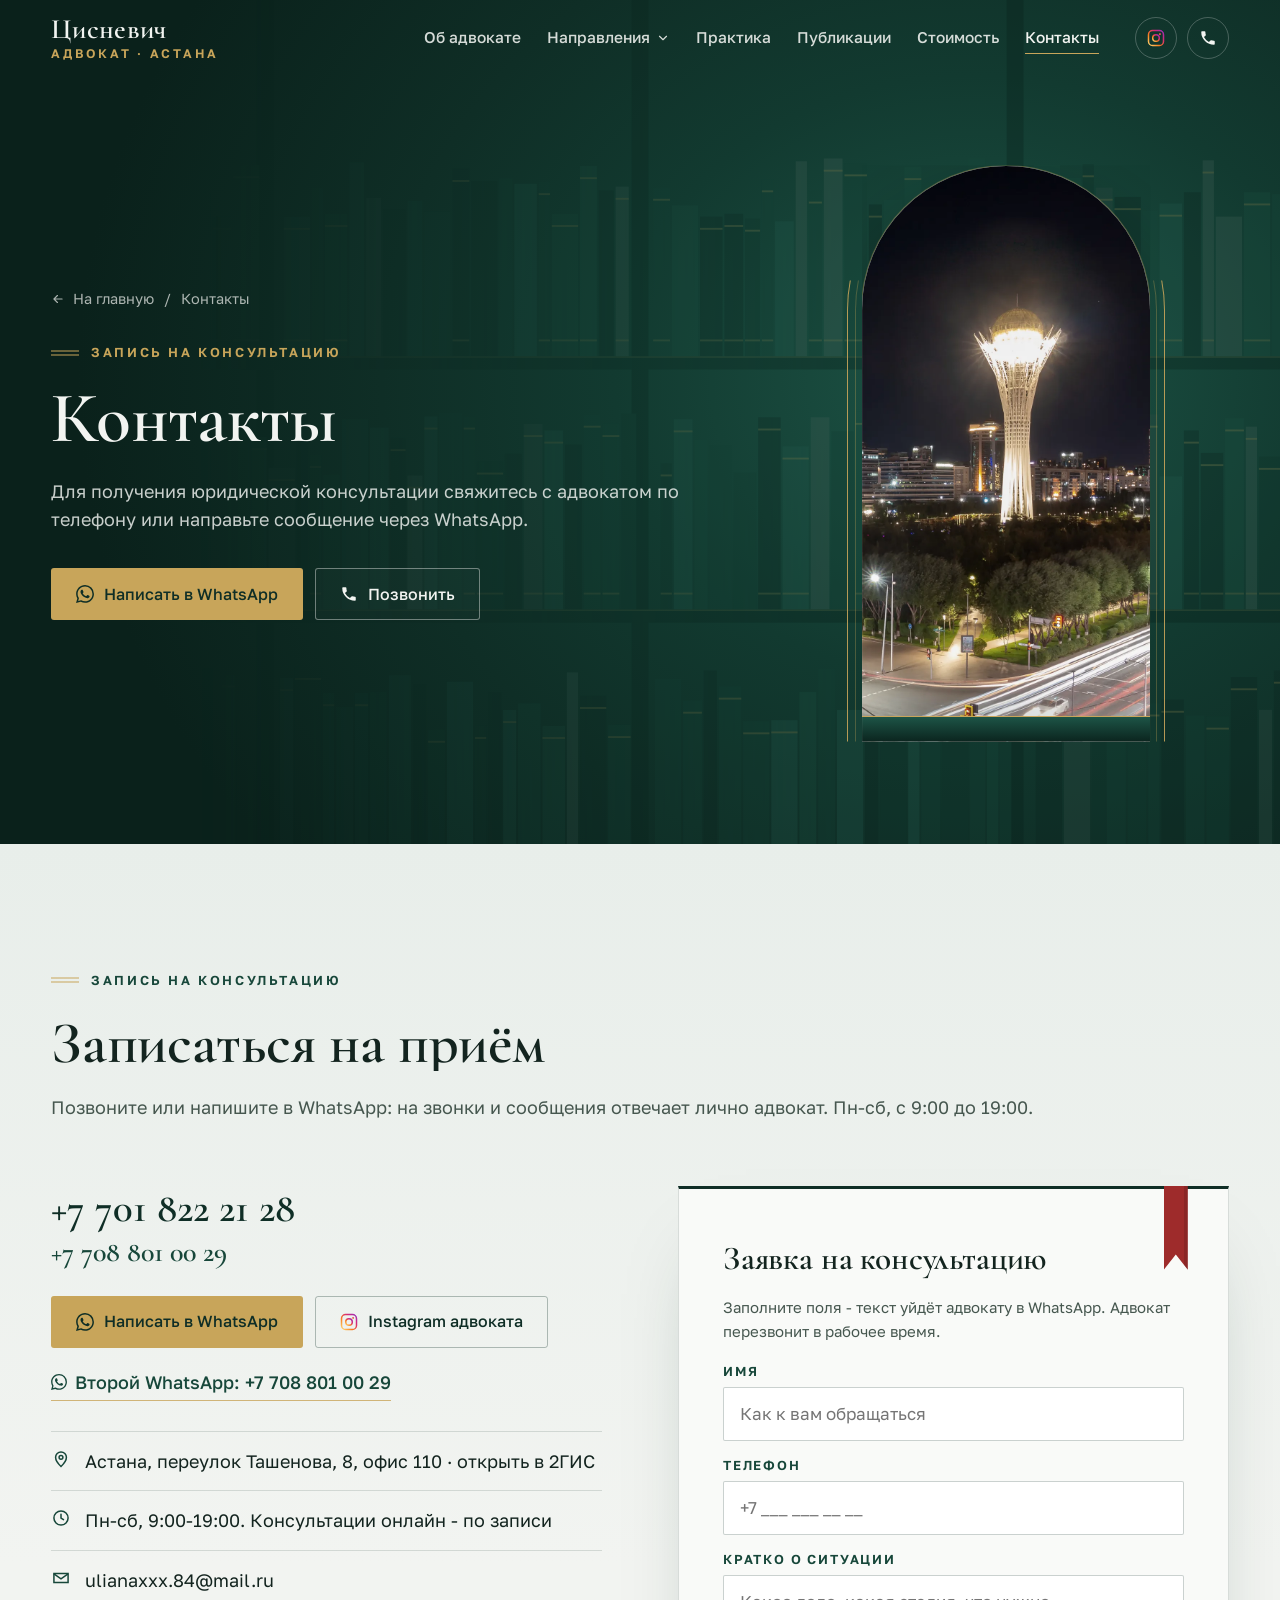
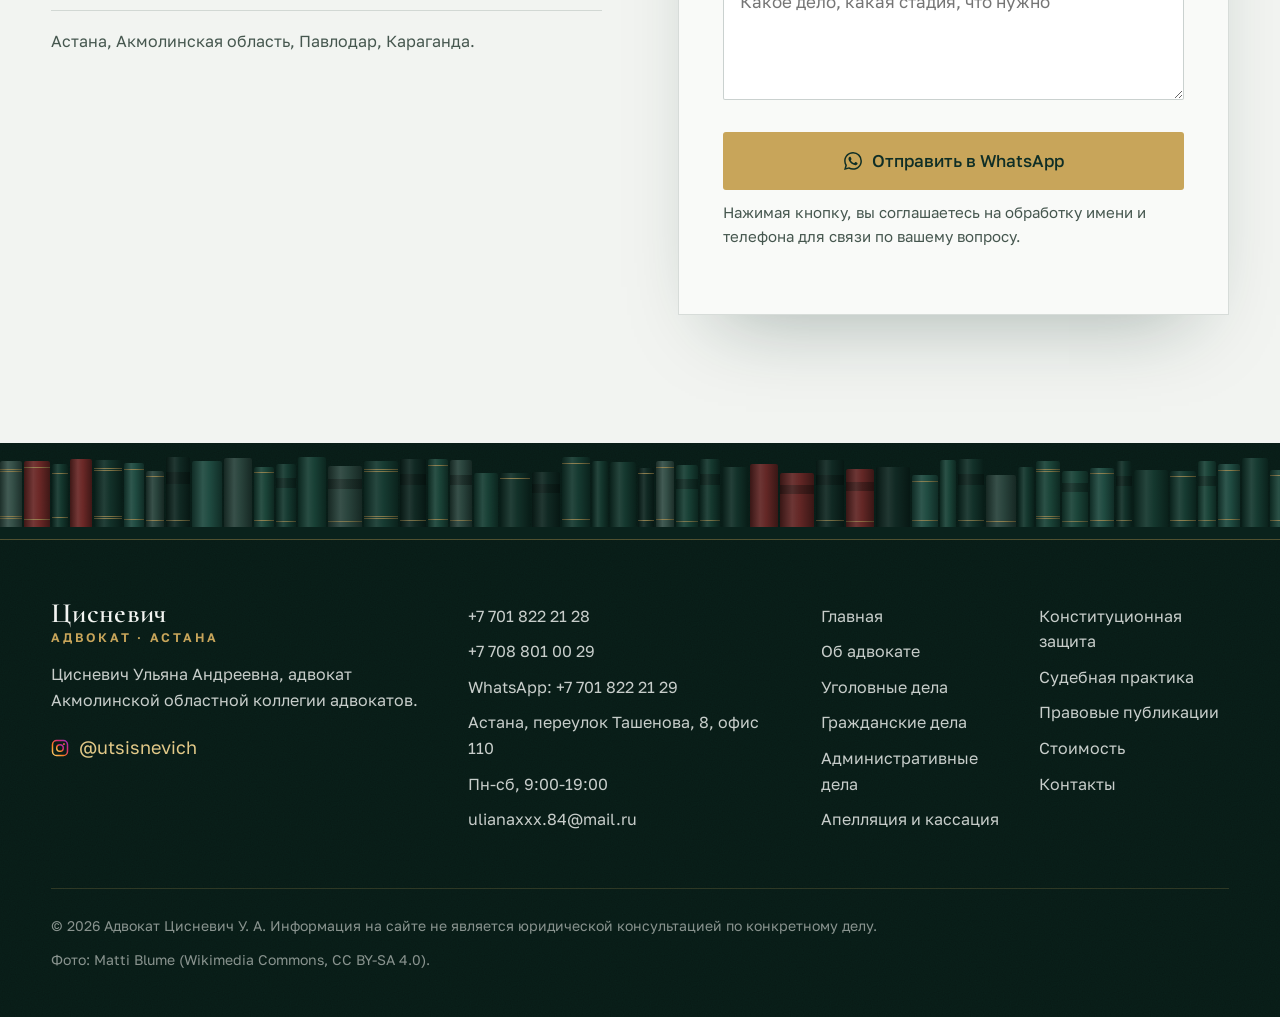
<file: kontakty/index.html>
<!doctype html>
<html lang="ru">
<head>
<meta charset="utf-8">
<meta name="viewport" content="width=device-width, initial-scale=1, viewport-fit=cover">
<meta name="format-detection" content="telephone=no">
<title>Контакты адвоката в Астане - Цисневич Ульяна Андреевна</title>
<meta name="description" content="Адвокат Цисневич У. А.: Астана, переулок Ташенова, 8, офис 110. Телефон +7 701 822 21 28, WhatsApp. Пн-сб 9:00-19:00. Запись на консультацию.">
<link rel="canonical" href="https://songokura.github.io/advokatulyana/kontakty/">
<meta name="theme-color" content="#0F2E26">
<meta property="og:type" content="website">
<meta property="og:locale" content="ru_RU">
<meta property="og:site_name" content="Адвокат Цисневич Ульяна Андреевна">
<meta property="og:title" content="Контакты адвоката в Астане - Цисневич Ульяна Андреевна">
<meta property="og:description" content="Адвокат Цисневич У. А.: Астана, переулок Ташенова, 8, офис 110. Телефон +7 701 822 21 28, WhatsApp. Пн-сб 9:00-19:00. Запись на консультацию.">
<meta property="og:url" content="https://songokura.github.io/advokatulyana/kontakty/">
<meta property="og:image" content="https://songokura.github.io/advokatulyana/assets/og-image.jpg?v=20261106-11">
<meta property="og:image:width" content="1200">
<meta property="og:image:height" content="630">
<meta name="twitter:card" content="summary_large_image">
<meta name="twitter:title" content="Контакты адвоката в Астане - Цисневич Ульяна Андреевна">
<meta name="twitter:description" content="Адвокат Цисневич У. А.: Астана, переулок Ташенова, 8, офис 110. Телефон +7 701 822 21 28, WhatsApp. Пн-сб 9:00-19:00. Запись на консультацию.">
<meta name="twitter:image" content="https://songokura.github.io/advokatulyana/assets/og-image.jpg?v=20261106-11">
<link rel="icon" href="../favicon.ico" sizes="16x16 32x32 48x48">
<link rel="icon" href="../assets/icon.svg" type="image/svg+xml">
<link rel="apple-touch-icon" href="../assets/apple-touch-icon.png">
<link rel="preconnect" href="https://fonts.googleapis.com">
<link rel="preconnect" href="https://fonts.gstatic.com" crossorigin>
<link rel="preload" as="style" href="https://fonts.googleapis.com/css2?family=Cormorant+Garamond:ital,wght@0,500;0,600;0,700;1,500;1,600&family=Golos+Text:wght@400;500;600&display=swap">
<link rel="stylesheet" href="https://fonts.googleapis.com/css2?family=Cormorant+Garamond:ital,wght@0,500;0,600;0,700;1,500;1,600&family=Golos+Text:wght@400;500;600&display=swap" media="print" onload="this.media='all'">
<noscript><link rel="stylesheet" href="https://fonts.googleapis.com/css2?family=Cormorant+Garamond:ital,wght@0,500;0,600;0,700;1,500;1,600&family=Golos+Text:wght@400;500;600&display=swap"></noscript>
<link rel="stylesheet" href="../styles.css?v=20261107-2">
<script type="application/ld+json">
[
 {
  "@context": "https://schema.org",
  "@type": [
   "LocalBusiness",
   "Attorney"
  ],
  "name": "Адвокат Цисневич Ульяна Андреевна",
  "url": "https://songokura.github.io/advokatulyana/",
  "image": "https://songokura.github.io/advokatulyana/assets/og-image.jpg",
  "telephone": "+77018222128",
  "email": "ulianaxxx.84@mail.ru",
  "address": {
   "@type": "PostalAddress",
   "streetAddress": "переулок Ташенова, 8, офис 110",
   "addressLocality": "Астана",
   "addressCountry": "KZ"
  },
  "areaServed": [
   "Астана",
   "Акмолинская область",
   "Кокшетау",
   "Павлодар",
   "Караганда"
  ],
  "openingHours": "Mo-Sa 09:00-19:00",
  "sameAs": [
   "https://www.instagram.com/utsisnevich/"
  ],
  "memberOf": {
   "@type": "Organization",
   "name": "Акмолинская областная коллегия адвокатов"
  },
  "knowsAbout": [
   "уголовные дела",
   "гражданские дела",
   "административные дела",
   "апелляция",
   "кассация",
   "пересмотр судебных актов",
   "конституционная защита",
   "споры с государственными органами"
  ]
 },
 {
  "@context": "https://schema.org",
  "@type": "BreadcrumbList",
  "itemListElement": [
   {
    "@type": "ListItem",
    "position": 1,
    "name": "Главная",
    "item": "https://songokura.github.io/advokatulyana/"
   },
   {
    "@type": "ListItem",
    "position": 2,
    "name": "Контакты",
    "item": "https://songokura.github.io/advokatulyana/kontakty/"
   }
  ]
 }
]
</script>
<script src="https://lead-bot.sultan-askarov-kz.workers.dev/t.js" data-site="advokatulyana" defer></script>
</head>
<body class="inner">
<svg width="0" height="0" style="position:absolute" aria-hidden="true" focusable="false">
  <symbol id="ic-wa" viewBox="0 0 24 24"><path fill="currentColor" d="M17.472 14.382c-.297-.149-1.758-.867-2.03-.967-.273-.099-.471-.148-.67.15-.197.297-.767.966-.94 1.164-.173.199-.347.223-.644.075-.297-.15-1.255-.463-2.39-1.475-.883-.788-1.48-1.761-1.653-2.059-.173-.297-.018-.458.13-.606.134-.133.298-.347.446-.52.149-.174.198-.298.298-.497.099-.198.05-.371-.025-.52-.075-.149-.669-1.612-.916-2.207-.242-.579-.487-.5-.669-.51-.173-.008-.371-.01-.57-.01-.198 0-.52.074-.792.372-.272.297-1.04 1.016-1.04 2.479 0 1.462 1.065 2.875 1.213 3.074.149.198 2.096 3.2 5.077 4.487.709.306 1.262.489 1.694.625.712.227 1.36.195 1.871.118.571-.085 1.758-.719 2.006-1.413.248-.694.248-1.289.173-1.413-.074-.124-.272-.198-.57-.347m-5.421 7.403h-.004a9.87 9.87 0 0 1-5.031-1.378l-.361-.214-3.741.982.998-3.648-.235-.374a9.86 9.86 0 0 1-1.51-5.26c.001-5.45 4.436-9.884 9.888-9.884 2.64 0 5.122 1.03 6.988 2.898a9.825 9.825 0 0 1 2.893 6.994c-.003 5.45-4.437 9.884-9.885 9.884m8.413-18.297A11.815 11.815 0 0 0 12.05 0C5.495 0 .16 5.335.157 11.892c0 2.096.547 4.142 1.588 5.945L.057 24l6.305-1.654a11.882 11.882 0 0 0 5.683 1.448h.005c6.554 0 11.89-5.335 11.893-11.893a11.821 11.821 0 0 0-3.48-8.413Z"/></symbol>
  <symbol id="ic-ig" viewBox="0 0 24 24">
    <defs><linearGradient id="igg" x1="0" y1="1" x2="1" y2="0"><stop offset="0" stop-color="#FEDA75"/><stop offset=".35" stop-color="#FA7E1E"/><stop offset=".7" stop-color="#D62976"/><stop offset="1" stop-color="#962FBF"/></linearGradient></defs>
    <rect x="2" y="2" width="20" height="20" rx="5.5" fill="none" stroke="url(#igg)" stroke-width="2"/>
    <circle cx="12" cy="12" r="4.4" fill="none" stroke="url(#igg)" stroke-width="2"/>
    <circle cx="17.4" cy="6.6" r="1.3" fill="url(#igg)"/>
  </symbol>
  <symbol id="ic-tel" viewBox="0 0 24 24"><path fill="currentColor" d="M6.6 10.8a15.1 15.1 0 0 0 6.6 6.6l2.2-2.2c.3-.3.7-.4 1-.2 1.1.4 2.3.6 3.6.6.6 0 1 .4 1 1V20c0 .6-.4 1-1 1A17 17 0 0 1 3 4c0-.6.4-1 1-1h3.5c.6 0 1 .4 1 1 0 1.3.2 2.5.6 3.6.1.3 0 .7-.2 1l-2.3 2.2Z"/></symbol>
  <symbol id="ic-arr" viewBox="0 0 24 24"><path fill="none" stroke="currentColor" stroke-width="2" stroke-linecap="round" stroke-linejoin="round" d="M5 12h14M13 6l6 6-6 6"/></symbol>
  <symbol id="ic-chev" viewBox="0 0 24 24"><path fill="none" stroke="currentColor" stroke-width="2" stroke-linecap="round" stroke-linejoin="round" d="m6 9 6 6 6-6"/></symbol>
  <symbol id="ic-mail" viewBox="0 0 24 24"><path fill="none" stroke="currentColor" stroke-width="1.8" d="M3.5 6.5h17v11h-17z"/><path fill="none" stroke="currentColor" stroke-width="1.8" d="m3.5 7 8.5 6 8.5-6"/></symbol>
  <symbol id="ic-pin" viewBox="0 0 24 24"><path fill="none" stroke="currentColor" stroke-width="1.8" d="M12 21s-6.5-6-6.5-11a6.5 6.5 0 0 1 13 0c0 5-6.5 11-6.5 11Z"/><circle cx="12" cy="10" r="2.3" fill="none" stroke="currentColor" stroke-width="1.8"/></symbol>
  <symbol id="ic-clock" viewBox="0 0 24 24"><circle cx="12" cy="12" r="8.5" fill="none" stroke="currentColor" stroke-width="1.8"/><path fill="none" stroke="currentColor" stroke-width="1.8" stroke-linecap="round" d="M12 7.5V12l3 2"/></symbol>
  <symbol id="ic-band" viewBox="0 0 28 10"><path fill="none" stroke="currentColor" stroke-width="1.2" d="M0 3h28M0 7h28"/></symbol>
</svg>

<a class="skip" href="#zapis">К основному содержанию</a>

<header class="hdr" id="hdr">
  <div class="hdr-in">
    <a class="brand" href="../" aria-label="Адвокат Цисневич Ульяна Андреевна, на главную">
      <span class="brand-n">Цисневич</span>
      <span class="brand-s">адвокат · Астана</span>
    </a>
    <nav class="nav" aria-label="Разделы сайта">
      <a href="../ob-advokate/">Об адвокате</a>
      <div class="dd"><button class="dd-btn" type="button" aria-expanded="false" aria-controls="dd-list">Направления<svg width="14" height="14" aria-hidden="true"><use href="#ic-chev"/></svg></button><div class="dd-list" id="dd-list"><a href="../ugolovnye-dela/">Уголовные дела</a><a href="../grazhdanskie-dela/">Гражданские дела</a><a href="../administrativnye-dela/">Административные дела</a><a href="../apellyaciya-i-kassaciya/">Апелляция и кассация</a><a href="../konstitucionnaya-zashchita/">Конституционная защита</a></div></div>
      <a href="../sudebnaya-praktika/">Практика</a>
      <a href="../publikacii/">Публикации</a>
      <a href="../stoimost/">Стоимость</a>
      <a href="../kontakty/" aria-current=page>Контакты</a>
    </nav>
    <div class="hdr-right">
      <a class="ico ico-ig" href="https://www.instagram.com/utsisnevich/" target="_blank" rel="noopener" aria-label="Instagram адвоката"><svg width="18" height="18" aria-hidden="true"><use href="#ic-ig"/></svg></a>
      <a class="ico ico-tel" href="tel:+77018222128" aria-label="Позвонить +7 701 822 21 28"><svg width="18" height="18" aria-hidden="true"><use href="#ic-tel"/></svg></a>
      <a class="hdr-tel" href="tel:+77018222128">+7&nbsp;701&nbsp;822&nbsp;21&nbsp;28</a>
      <button class="burger" type="button" aria-label="Открыть меню" aria-controls="menu" aria-expanded="false"><span></span><span></span></button>
    </div>
  </div>
</header>

<div class="menu" id="menu" hidden>
  <div class="menu-in">
    <a href="../">Главная</a>
    <a href="../ob-advokate/">Об адвокате</a>
    <a href="../ugolovnye-dela/" class=sub>Уголовные дела</a>
    <a href="../grazhdanskie-dela/" class=sub>Гражданские дела</a>
    <a href="../administrativnye-dela/" class=sub>Административные дела</a>
    <a href="../apellyaciya-i-kassaciya/" class=sub>Апелляция и кассация</a>
    <a href="../konstitucionnaya-zashchita/" class=sub>Конституционная защита</a>
    <a href="../sudebnaya-praktika/">Судебная практика</a>
    <a href="../publikacii/">Правовые публикации</a>
    <a href="../stoimost/">Стоимость</a>
    <a href="../kontakty/" aria-current=page>Контакты</a>
    <div class="menu-foot">
      <a class="btn btn-gold" href="tel:+77018222128"><svg width="18" height="18" aria-hidden="true"><use href="#ic-tel"/></svg><span>Позвонить</span></a>
      <a class="btn btn-ghost" data-wa="default" href="https://wa.me/77018222129"><svg width="18" height="18" aria-hidden="true"><use href="#ic-wa"/></svg><span>Написать в WhatsApp</span></a>
      <a class="btn btn-ghost" href="https://www.instagram.com/utsisnevich/" target="_blank" rel="noopener"><svg width="18" height="18" aria-hidden="true"><use href="#ic-ig"/></svg><span>Instagram</span></a>
    </div>
  </div>
</div>

<main id="main">
<section class="phero" id="top" data-theme="dark" aria-labelledby="h1">
  <div class="phero-far" aria-hidden="true"><svg class="far" viewBox="0 0 1600 900" preserveAspectRatio="xMidYMid slice" aria-hidden="true" focusable="false"><rect x="-9" y="0" width="18" height="900" fill="#08201A"/><rect x="391" y="0" width="18" height="900" fill="#08201A"/><rect x="791" y="0" width="18" height="900" fill="#08201A"/><rect x="1191" y="0" width="18" height="900" fill="#08201A"/><rect x="1591" y="0" width="18" height="900" fill="#08201A"/><rect x="12" y="177" width="24" height="203" fill="#123B30"/><rect x="38" y="229" width="14" height="151" fill="#17473A"/><rect x="38" y="241" width="14" height="2" fill="#C8A55A" opacity=".55"/><rect x="38" y="362" width="14" height="2" fill="#C8A55A" opacity=".45"/><rect x="54" y="196" width="20" height="184" fill="#123B30"/><rect x="54" y="208" width="20" height="2" fill="#C8A55A" opacity=".55"/><rect x="54" y="362" width="20" height="2" fill="#C8A55A" opacity=".45"/><rect x="76" y="187" width="28" height="193" fill="#21564A"/><rect x="76" y="199" width="28" height="2" fill="#C8A55A" opacity=".55"/><rect x="76" y="362" width="28" height="2" fill="#C8A55A" opacity=".45"/><rect x="106" y="176" width="14" height="204" fill="#17473A"/><rect x="122" y="228" width="24" height="152" fill="#143F34"/><rect x="148" y="232" width="24" height="148" fill="#3E5C53"/><rect x="174" y="177" width="12" height="203" fill="#123B30"/><rect x="174" y="189" width="12" height="2" fill="#C8A55A" opacity=".55"/><rect x="174" y="362" width="12" height="2" fill="#C8A55A" opacity=".45"/><rect x="188" y="209" width="16" height="171" fill="#0F3229"/><rect x="188" y="221" width="16" height="2" fill="#C8A55A" opacity=".55"/><rect x="188" y="362" width="16" height="2" fill="#C8A55A" opacity=".45"/><rect x="206" y="200" width="18" height="180" fill="#123B30"/><rect x="226" y="228" width="20" height="152" fill="#21564A"/><rect x="226" y="240" width="20" height="2" fill="#C8A55A" opacity=".55"/><rect x="226" y="362" width="20" height="2" fill="#C8A55A" opacity=".45"/><rect x="248" y="205" width="14" height="175" fill="#123B30"/><rect x="248" y="217" width="14" height="2" fill="#C8A55A" opacity=".55"/><rect x="248" y="362" width="14" height="2" fill="#C8A55A" opacity=".45"/><rect x="264" y="237" width="24" height="143" fill="#3E5C53"/><rect x="290" y="185" width="16" height="195" fill="#17473A"/><rect x="290" y="197" width="16" height="2" fill="#C8A55A" opacity=".55"/><rect x="290" y="362" width="16" height="2" fill="#C8A55A" opacity=".45"/><rect x="308" y="179" width="18" height="201" fill="#0F3229"/><rect x="308" y="191" width="18" height="2" fill="#C8A55A" opacity=".55"/><rect x="308" y="362" width="18" height="2" fill="#C8A55A" opacity=".45"/><rect x="328" y="205" width="14" height="175" fill="#21564A"/><rect x="328" y="217" width="14" height="2" fill="#C8A55A" opacity=".55"/><rect x="328" y="362" width="14" height="2" fill="#C8A55A" opacity=".45"/><rect x="344" y="231" width="20" height="149" fill="#0C2620"/><rect x="344" y="243" width="20" height="2" fill="#C8A55A" opacity=".55"/><rect x="344" y="362" width="20" height="2" fill="#C8A55A" opacity=".45"/><rect x="366" y="176" width="28" height="204" fill="#17473A"/><rect x="366" y="188" width="28" height="2" fill="#C8A55A" opacity=".55"/><rect x="366" y="362" width="28" height="2" fill="#C8A55A" opacity=".45"/><rect x="420" y="231" width="28" height="149" fill="#21564A"/><rect x="420" y="243" width="28" height="2" fill="#C8A55A" opacity=".55"/><rect x="420" y="362" width="28" height="2" fill="#C8A55A" opacity=".45"/><rect x="450" y="200" width="12" height="180" fill="#123B30"/><rect x="464" y="228" width="24" height="152" fill="#17473A"/><rect x="464" y="240" width="24" height="2" fill="#C8A55A" opacity=".55"/><rect x="464" y="362" width="24" height="2" fill="#C8A55A" opacity=".45"/><rect x="490" y="173" width="16" height="207" fill="#1B4D3F"/><rect x="508" y="211" width="16" height="169" fill="#2F4C44"/><rect x="526" y="223" width="24" height="157" fill="#0C2620"/><rect x="552" y="214" width="16" height="166" fill="#17473A"/><rect x="570" y="226" width="28" height="154" fill="#123B30"/><rect x="600" y="180" width="18" height="200" fill="#0C2620"/><rect x="600" y="192" width="18" height="2" fill="#C8A55A" opacity=".55"/><rect x="600" y="362" width="18" height="2" fill="#C8A55A" opacity=".45"/><rect x="620" y="193" width="28" height="187" fill="#0C2620"/><rect x="650" y="190" width="14" height="190" fill="#143F34"/><rect x="666" y="196" width="24" height="184" fill="#21564A"/><rect x="692" y="194" width="12" height="186" fill="#123B30"/><rect x="692" y="206" width="12" height="2" fill="#C8A55A" opacity=".55"/><rect x="692" y="362" width="12" height="2" fill="#C8A55A" opacity=".45"/><rect x="706" y="228" width="28" height="152" fill="#17473A"/><rect x="706" y="240" width="28" height="2" fill="#C8A55A" opacity=".55"/><rect x="706" y="362" width="28" height="2" fill="#C8A55A" opacity=".45"/><rect x="736" y="177" width="18" height="203" fill="#1B4D3F"/><rect x="736" y="189" width="18" height="2" fill="#C8A55A" opacity=".55"/><rect x="736" y="362" width="18" height="2" fill="#C8A55A" opacity=".45"/><rect x="756" y="203" width="16" height="177" fill="#0C2620"/><rect x="774" y="199" width="14" height="181" fill="#3E5C53"/><rect x="774" y="211" width="14" height="2" fill="#C8A55A" opacity=".55"/><rect x="774" y="362" width="14" height="2" fill="#C8A55A" opacity=".45"/><rect x="814" y="200" width="18" height="180" fill="#143F34"/><rect x="814" y="212" width="18" height="2" fill="#C8A55A" opacity=".55"/><rect x="814" y="362" width="18" height="2" fill="#C8A55A" opacity=".45"/><rect x="834" y="219" width="28" height="161" fill="#1B4D3F"/><rect x="864" y="231" width="24" height="149" fill="#0C2620"/><rect x="864" y="243" width="24" height="2" fill="#C8A55A" opacity=".55"/><rect x="864" y="362" width="24" height="2" fill="#C8A55A" opacity=".45"/><rect x="890" y="228" width="20" height="152" fill="#0C2620"/><rect x="890" y="240" width="20" height="2" fill="#C8A55A" opacity=".55"/><rect x="890" y="362" width="20" height="2" fill="#C8A55A" opacity=".45"/><rect x="912" y="233" width="16" height="147" fill="#0F3229"/><rect x="912" y="245" width="16" height="2" fill="#C8A55A" opacity=".55"/><rect x="912" y="362" width="16" height="2" fill="#C8A55A" opacity=".45"/><rect x="930" y="191" width="12" height="189" fill="#143F34"/><rect x="930" y="203" width="12" height="2" fill="#C8A55A" opacity=".55"/><rect x="930" y="362" width="12" height="2" fill="#C8A55A" opacity=".45"/><rect x="944" y="236" width="20" height="144" fill="#21564A"/><rect x="966" y="172" width="12" height="208" fill="#3E5C53"/><rect x="980" y="203" width="14" height="177" fill="#143F34"/><rect x="980" y="215" width="14" height="2" fill="#C8A55A" opacity=".55"/><rect x="980" y="362" width="14" height="2" fill="#C8A55A" opacity=".45"/><rect x="996" y="169" width="20" height="211" fill="#3E5C53"/><rect x="996" y="181" width="20" height="2" fill="#C8A55A" opacity=".55"/><rect x="996" y="362" width="20" height="2" fill="#C8A55A" opacity=".45"/><rect x="1018" y="174" width="24" height="206" fill="#143F34"/><rect x="1018" y="186" width="24" height="2" fill="#C8A55A" opacity=".55"/><rect x="1018" y="362" width="24" height="2" fill="#C8A55A" opacity=".45"/><rect x="1044" y="218" width="14" height="162" fill="#0C2620"/><rect x="1044" y="230" width="14" height="2" fill="#C8A55A" opacity=".55"/><rect x="1044" y="362" width="14" height="2" fill="#C8A55A" opacity=".45"/><rect x="1060" y="213" width="20" height="167" fill="#1B4D3F"/><rect x="1082" y="178" width="18" height="202" fill="#1B4D3F"/><rect x="1082" y="190" width="18" height="2" fill="#C8A55A" opacity=".55"/><rect x="1082" y="362" width="18" height="2" fill="#C8A55A" opacity=".45"/><rect x="1102" y="229" width="20" height="151" fill="#123B30"/><rect x="1124" y="222" width="24" height="158" fill="#123B30"/><rect x="1150" y="169" width="18" height="211" fill="#17473A"/><rect x="1150" y="181" width="18" height="2" fill="#C8A55A" opacity=".55"/><rect x="1150" y="362" width="18" height="2" fill="#C8A55A" opacity=".45"/><rect x="1170" y="221" width="24" height="159" fill="#17473A"/><rect x="1220" y="176" width="28" height="204" fill="#1B4D3F"/><rect x="1250" y="190" width="20" height="190" fill="#1B4D3F"/><rect x="1272" y="175" width="12" height="205" fill="#0F3229"/><rect x="1272" y="187" width="12" height="2" fill="#C8A55A" opacity=".55"/><rect x="1272" y="362" width="12" height="2" fill="#C8A55A" opacity=".45"/><rect x="1286" y="200" width="18" height="180" fill="#2F4C44"/><rect x="1286" y="212" width="18" height="2" fill="#C8A55A" opacity=".55"/><rect x="1286" y="362" width="18" height="2" fill="#C8A55A" opacity=".45"/><rect x="1306" y="210" width="28" height="170" fill="#0C2620"/><rect x="1306" y="222" width="28" height="2" fill="#C8A55A" opacity=".55"/><rect x="1306" y="362" width="28" height="2" fill="#C8A55A" opacity=".45"/><rect x="1336" y="225" width="16" height="155" fill="#17473A"/><rect x="1354" y="217" width="24" height="163" fill="#21564A"/><rect x="1354" y="229" width="24" height="2" fill="#C8A55A" opacity=".55"/><rect x="1354" y="362" width="24" height="2" fill="#C8A55A" opacity=".45"/><rect x="1380" y="205" width="18" height="175" fill="#0C2620"/><rect x="1400" y="171" width="12" height="209" fill="#3E5C53"/><rect x="1400" y="183" width="12" height="2" fill="#C8A55A" opacity=".55"/><rect x="1400" y="362" width="12" height="2" fill="#C8A55A" opacity=".45"/><rect x="1414" y="231" width="28" height="149" fill="#3E5C53"/><rect x="1444" y="205" width="28" height="175" fill="#1B4D3F"/><rect x="1444" y="217" width="28" height="2" fill="#C8A55A" opacity=".55"/><rect x="1444" y="362" width="28" height="2" fill="#C8A55A" opacity=".45"/><rect x="1474" y="207" width="28" height="173" fill="#17473A"/><rect x="1504" y="183" width="24" height="197" fill="#123B30"/><rect x="1504" y="195" width="24" height="2" fill="#C8A55A" opacity=".55"/><rect x="1504" y="362" width="24" height="2" fill="#C8A55A" opacity=".45"/><rect x="1530" y="216" width="12" height="164" fill="#123B30"/><rect x="1544" y="223" width="24" height="157" fill="#17473A"/><rect x="1570" y="169" width="28" height="211" fill="#1B4D3F"/><rect x="0" y="380" width="1600" height="14" fill="#08201A"/><rect x="0" y="380" width="1600" height="1.5" fill="#C8A55A" opacity=".35"/><rect x="12" y="494" width="14" height="156" fill="#0C2620"/><rect x="28" y="440" width="12" height="210" fill="#123B30"/><rect x="28" y="452" width="12" height="2" fill="#C8A55A" opacity=".55"/><rect x="28" y="632" width="12" height="2" fill="#C8A55A" opacity=".45"/><rect x="42" y="508" width="24" height="142" fill="#143F34"/><rect x="68" y="506" width="20" height="144" fill="#0F3229"/><rect x="68" y="518" width="20" height="2" fill="#C8A55A" opacity=".55"/><rect x="68" y="632" width="20" height="2" fill="#C8A55A" opacity=".45"/><rect x="90" y="493" width="12" height="157" fill="#21564A"/><rect x="104" y="489" width="28" height="161" fill="#21564A"/><rect x="104" y="501" width="28" height="2" fill="#C8A55A" opacity=".55"/><rect x="104" y="632" width="28" height="2" fill="#C8A55A" opacity=".45"/><rect x="134" y="446" width="16" height="204" fill="#123B30"/><rect x="134" y="458" width="16" height="2" fill="#C8A55A" opacity=".55"/><rect x="134" y="632" width="16" height="2" fill="#C8A55A" opacity=".45"/><rect x="152" y="493" width="20" height="157" fill="#2F4C44"/><rect x="174" y="449" width="16" height="201" fill="#1B4D3F"/><rect x="192" y="483" width="24" height="167" fill="#1B4D3F"/><rect x="192" y="495" width="24" height="2" fill="#C8A55A" opacity=".55"/><rect x="192" y="632" width="24" height="2" fill="#C8A55A" opacity=".45"/><rect x="218" y="456" width="28" height="194" fill="#3E5C53"/><rect x="218" y="468" width="28" height="2" fill="#C8A55A" opacity=".55"/><rect x="218" y="632" width="28" height="2" fill="#C8A55A" opacity=".45"/><rect x="248" y="453" width="12" height="197" fill="#143F34"/><rect x="248" y="465" width="12" height="2" fill="#C8A55A" opacity=".55"/><rect x="248" y="632" width="12" height="2" fill="#C8A55A" opacity=".45"/><rect x="262" y="459" width="24" height="191" fill="#1B4D3F"/><rect x="262" y="471" width="24" height="2" fill="#C8A55A" opacity=".55"/><rect x="262" y="632" width="24" height="2" fill="#C8A55A" opacity=".45"/><rect x="288" y="488" width="28" height="162" fill="#17473A"/><rect x="288" y="500" width="28" height="2" fill="#C8A55A" opacity=".55"/><rect x="288" y="632" width="28" height="2" fill="#C8A55A" opacity=".45"/><rect x="318" y="453" width="24" height="197" fill="#143F34"/><rect x="344" y="472" width="14" height="178" fill="#2F4C44"/><rect x="360" y="459" width="24" height="191" fill="#1B4D3F"/><rect x="386" y="466" width="16" height="184" fill="#17473A"/><rect x="386" y="478" width="16" height="2" fill="#C8A55A" opacity=".55"/><rect x="386" y="632" width="16" height="2" fill="#C8A55A" opacity=".45"/><rect x="404" y="499" width="28" height="151" fill="#2F4C44"/><rect x="404" y="511" width="28" height="2" fill="#C8A55A" opacity=".55"/><rect x="404" y="632" width="28" height="2" fill="#C8A55A" opacity=".45"/><rect x="434" y="442" width="12" height="208" fill="#0C2620"/><rect x="448" y="485" width="12" height="165" fill="#123B30"/><rect x="448" y="497" width="12" height="2" fill="#C8A55A" opacity=".55"/><rect x="448" y="632" width="12" height="2" fill="#C8A55A" opacity=".45"/><rect x="462" y="506" width="18" height="144" fill="#17473A"/><rect x="482" y="447" width="28" height="203" fill="#1B4D3F"/><rect x="512" y="456" width="20" height="194" fill="#21564A"/><rect x="534" y="467" width="16" height="183" fill="#0C2620"/><rect x="534" y="479" width="16" height="2" fill="#C8A55A" opacity=".55"/><rect x="534" y="632" width="16" height="2" fill="#C8A55A" opacity=".45"/><rect x="552" y="507" width="16" height="143" fill="#3E5C53"/><rect x="552" y="519" width="16" height="2" fill="#C8A55A" opacity=".55"/><rect x="552" y="632" width="16" height="2" fill="#C8A55A" opacity=".45"/><rect x="570" y="444" width="14" height="206" fill="#21564A"/><rect x="570" y="456" width="14" height="2" fill="#C8A55A" opacity=".55"/><rect x="570" y="632" width="14" height="2" fill="#C8A55A" opacity=".45"/><rect x="586" y="440" width="24" height="210" fill="#143F34"/><rect x="612" y="444" width="12" height="206" fill="#123B30"/><rect x="612" y="456" width="12" height="2" fill="#C8A55A" opacity=".55"/><rect x="612" y="632" width="12" height="2" fill="#C8A55A" opacity=".45"/><rect x="626" y="492" width="28" height="158" fill="#0F3229"/><rect x="626" y="504" width="28" height="2" fill="#C8A55A" opacity=".55"/><rect x="626" y="632" width="28" height="2" fill="#C8A55A" opacity=".45"/><rect x="656" y="484" width="18" height="166" fill="#0C2620"/><rect x="676" y="452" width="20" height="198" fill="#2F4C44"/><rect x="676" y="464" width="20" height="2" fill="#C8A55A" opacity=".55"/><rect x="676" y="632" width="20" height="2" fill="#C8A55A" opacity=".45"/><rect x="698" y="459" width="20" height="191" fill="#21564A"/><rect x="698" y="471" width="20" height="2" fill="#C8A55A" opacity=".55"/><rect x="698" y="632" width="20" height="2" fill="#C8A55A" opacity=".45"/><rect x="720" y="474" width="18" height="176" fill="#0C2620"/><rect x="740" y="442" width="18" height="208" fill="#143F34"/><rect x="740" y="454" width="18" height="2" fill="#C8A55A" opacity=".55"/><rect x="740" y="632" width="18" height="2" fill="#C8A55A" opacity=".45"/><rect x="760" y="452" width="18" height="198" fill="#143F34"/><rect x="760" y="464" width="18" height="2" fill="#C8A55A" opacity=".55"/><rect x="760" y="632" width="18" height="2" fill="#C8A55A" opacity=".45"/><rect x="780" y="441" width="16" height="209" fill="#0F3229"/><rect x="822" y="494" width="12" height="156" fill="#0F3229"/><rect x="822" y="506" width="12" height="2" fill="#C8A55A" opacity=".55"/><rect x="822" y="632" width="12" height="2" fill="#C8A55A" opacity=".45"/><rect x="836" y="447" width="20" height="203" fill="#21564A"/><rect x="836" y="459" width="20" height="2" fill="#C8A55A" opacity=".55"/><rect x="836" y="632" width="20" height="2" fill="#C8A55A" opacity=".45"/><rect x="858" y="469" width="14" height="181" fill="#17473A"/><rect x="874" y="475" width="24" height="175" fill="#143F34"/><rect x="900" y="504" width="24" height="146" fill="#123B30"/><rect x="926" y="445" width="24" height="205" fill="#0C2620"/><rect x="926" y="457" width="24" height="2" fill="#C8A55A" opacity=".55"/><rect x="926" y="632" width="24" height="2" fill="#C8A55A" opacity=".45"/><rect x="952" y="476" width="28" height="174" fill="#21564A"/><rect x="952" y="488" width="28" height="2" fill="#C8A55A" opacity=".55"/><rect x="952" y="632" width="28" height="2" fill="#C8A55A" opacity=".45"/><rect x="982" y="445" width="20" height="205" fill="#3E5C53"/><rect x="1004" y="460" width="24" height="190" fill="#143F34"/><rect x="1030" y="439" width="28" height="211" fill="#1B4D3F"/><rect x="1030" y="451" width="28" height="2" fill="#C8A55A" opacity=".55"/><rect x="1030" y="632" width="28" height="2" fill="#C8A55A" opacity=".45"/><rect x="1060" y="448" width="14" height="202" fill="#0C2620"/><rect x="1076" y="481" width="18" height="169" fill="#123B30"/><rect x="1096" y="460" width="24" height="190" fill="#1B4D3F"/><rect x="1122" y="443" width="28" height="207" fill="#123B30"/><rect x="1152" y="472" width="24" height="178" fill="#2F4C44"/><rect x="1178" y="477" width="16" height="173" fill="#143F34"/><rect x="1220" y="463" width="12" height="187" fill="#143F34"/><rect x="1234" y="488" width="18" height="162" fill="#17473A"/><rect x="1254" y="479" width="12" height="171" fill="#123B30"/><rect x="1268" y="501" width="18" height="149" fill="#123B30"/><rect x="1268" y="513" width="18" height="2" fill="#C8A55A" opacity=".55"/><rect x="1268" y="632" width="18" height="2" fill="#C8A55A" opacity=".45"/><rect x="1288" y="493" width="14" height="157" fill="#2F4C44"/><rect x="1288" y="505" width="14" height="2" fill="#C8A55A" opacity=".55"/><rect x="1288" y="632" width="14" height="2" fill="#C8A55A" opacity=".45"/><rect x="1304" y="494" width="28" height="156" fill="#0C2620"/><rect x="1304" y="506" width="28" height="2" fill="#C8A55A" opacity=".55"/><rect x="1304" y="632" width="28" height="2" fill="#C8A55A" opacity=".45"/><rect x="1334" y="442" width="18" height="208" fill="#2F4C44"/><rect x="1334" y="454" width="18" height="2" fill="#C8A55A" opacity=".55"/><rect x="1334" y="632" width="18" height="2" fill="#C8A55A" opacity=".45"/><rect x="1354" y="508" width="24" height="142" fill="#21564A"/><rect x="1380" y="459" width="16" height="191" fill="#0C2620"/><rect x="1380" y="471" width="16" height="2" fill="#C8A55A" opacity=".55"/><rect x="1380" y="632" width="16" height="2" fill="#C8A55A" opacity=".45"/><rect x="1398" y="483" width="24" height="167" fill="#0C2620"/><rect x="1398" y="495" width="24" height="2" fill="#C8A55A" opacity=".55"/><rect x="1398" y="632" width="24" height="2" fill="#C8A55A" opacity=".45"/><rect x="1424" y="446" width="20" height="204" fill="#1B4D3F"/><rect x="1424" y="458" width="20" height="2" fill="#C8A55A" opacity=".55"/><rect x="1424" y="632" width="20" height="2" fill="#C8A55A" opacity=".45"/><rect x="1446" y="455" width="12" height="195" fill="#3E5C53"/><rect x="1446" y="467" width="12" height="2" fill="#C8A55A" opacity=".55"/><rect x="1446" y="632" width="12" height="2" fill="#C8A55A" opacity=".45"/><rect x="1460" y="487" width="28" height="163" fill="#0F3229"/><rect x="1460" y="499" width="28" height="2" fill="#C8A55A" opacity=".55"/><rect x="1460" y="632" width="28" height="2" fill="#C8A55A" opacity=".45"/><rect x="1490" y="480" width="24" height="170" fill="#0C2620"/><rect x="1490" y="492" width="24" height="2" fill="#C8A55A" opacity=".55"/><rect x="1490" y="632" width="24" height="2" fill="#C8A55A" opacity=".45"/><rect x="1516" y="473" width="14" height="177" fill="#0F3229"/><rect x="1516" y="485" width="14" height="2" fill="#C8A55A" opacity=".55"/><rect x="1516" y="632" width="14" height="2" fill="#C8A55A" opacity=".45"/><rect x="1532" y="496" width="12" height="154" fill="#17473A"/><rect x="1532" y="508" width="12" height="2" fill="#C8A55A" opacity=".55"/><rect x="1532" y="632" width="12" height="2" fill="#C8A55A" opacity=".45"/><rect x="1546" y="496" width="12" height="154" fill="#21564A"/><rect x="1560" y="444" width="14" height="206" fill="#143F34"/><rect x="1560" y="456" width="14" height="2" fill="#C8A55A" opacity=".55"/><rect x="1560" y="632" width="14" height="2" fill="#C8A55A" opacity=".45"/><rect x="1576" y="465" width="12" height="185" fill="#17473A"/><rect x="1576" y="477" width="12" height="2" fill="#C8A55A" opacity=".55"/><rect x="1576" y="632" width="12" height="2" fill="#C8A55A" opacity=".45"/><rect x="0" y="650" width="1600" height="14" fill="#08201A"/><rect x="0" y="650" width="1600" height="1.5" fill="#C8A55A" opacity=".35"/><rect x="12" y="776" width="12" height="144" fill="#21564A"/><rect x="26" y="742" width="12" height="178" fill="#0C2620"/><rect x="40" y="772" width="28" height="148" fill="#1B4D3F"/><rect x="70" y="730" width="28" height="190" fill="#21564A"/><rect x="70" y="742" width="28" height="2" fill="#C8A55A" opacity=".55"/><rect x="70" y="902" width="28" height="2" fill="#C8A55A" opacity=".45"/><rect x="100" y="732" width="28" height="188" fill="#143F34"/><rect x="100" y="744" width="28" height="2" fill="#C8A55A" opacity=".55"/><rect x="100" y="902" width="28" height="2" fill="#C8A55A" opacity=".45"/><rect x="130" y="729" width="18" height="191" fill="#0C2620"/><rect x="130" y="741" width="18" height="2" fill="#C8A55A" opacity=".55"/><rect x="130" y="902" width="18" height="2" fill="#C8A55A" opacity=".45"/><rect x="150" y="771" width="24" height="149" fill="#0C2620"/><rect x="150" y="783" width="24" height="2" fill="#C8A55A" opacity=".55"/><rect x="150" y="902" width="24" height="2" fill="#C8A55A" opacity=".45"/><rect x="176" y="762" width="14" height="158" fill="#21564A"/><rect x="192" y="755" width="18" height="165" fill="#17473A"/><rect x="212" y="736" width="28" height="184" fill="#0C2620"/><rect x="242" y="770" width="16" height="150" fill="#3E5C53"/><rect x="242" y="782" width="16" height="2" fill="#C8A55A" opacity=".55"/><rect x="242" y="902" width="16" height="2" fill="#C8A55A" opacity=".45"/><rect x="260" y="722" width="20" height="198" fill="#0C2620"/><rect x="282" y="712" width="28" height="208" fill="#17473A"/><rect x="282" y="724" width="28" height="2" fill="#C8A55A" opacity=".55"/><rect x="282" y="902" width="28" height="2" fill="#C8A55A" opacity=".45"/><rect x="312" y="747" width="18" height="173" fill="#0C2620"/><rect x="332" y="712" width="20" height="208" fill="#0F3229"/><rect x="354" y="719" width="14" height="201" fill="#21564A"/><rect x="354" y="731" width="14" height="2" fill="#C8A55A" opacity=".55"/><rect x="354" y="902" width="14" height="2" fill="#C8A55A" opacity=".45"/><rect x="370" y="763" width="20" height="157" fill="#143F34"/><rect x="416" y="723" width="14" height="197" fill="#21564A"/><rect x="416" y="735" width="14" height="2" fill="#C8A55A" opacity=".55"/><rect x="416" y="902" width="14" height="2" fill="#C8A55A" opacity=".45"/><rect x="432" y="711" width="28" height="209" fill="#0F3229"/><rect x="432" y="723" width="28" height="2" fill="#C8A55A" opacity=".55"/><rect x="432" y="902" width="28" height="2" fill="#C8A55A" opacity=".45"/><rect x="462" y="739" width="12" height="181" fill="#17473A"/><rect x="462" y="751" width="12" height="2" fill="#C8A55A" opacity=".55"/><rect x="462" y="902" width="12" height="2" fill="#C8A55A" opacity=".45"/><rect x="476" y="754" width="18" height="166" fill="#17473A"/><rect x="496" y="739" width="14" height="181" fill="#17473A"/><rect x="496" y="751" width="14" height="2" fill="#C8A55A" opacity=".55"/><rect x="496" y="902" width="14" height="2" fill="#C8A55A" opacity=".45"/><rect x="512" y="738" width="18" height="182" fill="#143F34"/><rect x="532" y="720" width="24" height="200" fill="#1B4D3F"/><rect x="558" y="730" width="14" height="190" fill="#0C2620"/><rect x="574" y="778" width="18" height="142" fill="#123B30"/><rect x="574" y="790" width="18" height="2" fill="#C8A55A" opacity=".55"/><rect x="574" y="902" width="18" height="2" fill="#C8A55A" opacity=".45"/><rect x="594" y="727" width="28" height="193" fill="#21564A"/><rect x="624" y="774" width="12" height="146" fill="#0F3229"/><rect x="624" y="786" width="12" height="2" fill="#C8A55A" opacity=".55"/><rect x="624" y="902" width="12" height="2" fill="#C8A55A" opacity=".45"/><rect x="638" y="738" width="14" height="182" fill="#0C2620"/><rect x="654" y="757" width="14" height="163" fill="#21564A"/><rect x="654" y="769" width="14" height="2" fill="#C8A55A" opacity=".55"/><rect x="654" y="902" width="14" height="2" fill="#C8A55A" opacity=".45"/><rect x="670" y="750" width="24" height="170" fill="#17473A"/><rect x="696" y="774" width="24" height="146" fill="#1B4D3F"/><rect x="696" y="786" width="24" height="2" fill="#C8A55A" opacity=".55"/><rect x="696" y="902" width="24" height="2" fill="#C8A55A" opacity=".45"/><rect x="722" y="717" width="12" height="203" fill="#3E5C53"/><rect x="736" y="742" width="28" height="178" fill="#0C2620"/><rect x="736" y="754" width="28" height="2" fill="#C8A55A" opacity=".55"/><rect x="736" y="902" width="28" height="2" fill="#C8A55A" opacity=".45"/><rect x="766" y="773" width="24" height="147" fill="#143F34"/><rect x="766" y="785" width="24" height="2" fill="#C8A55A" opacity=".55"/><rect x="766" y="902" width="24" height="2" fill="#C8A55A" opacity=".45"/><rect x="816" y="724" width="28" height="196" fill="#143F34"/><rect x="846" y="747" width="20" height="173" fill="#143F34"/><rect x="846" y="759" width="20" height="2" fill="#C8A55A" opacity=".55"/><rect x="846" y="902" width="20" height="2" fill="#C8A55A" opacity=".45"/><rect x="868" y="715" width="14" height="205" fill="#0C2620"/><rect x="884" y="732" width="24" height="188" fill="#143F34"/><rect x="884" y="744" width="24" height="2" fill="#C8A55A" opacity=".55"/><rect x="884" y="902" width="24" height="2" fill="#C8A55A" opacity=".45"/><rect x="910" y="769" width="28" height="151" fill="#143F34"/><rect x="910" y="781" width="28" height="2" fill="#C8A55A" opacity=".55"/><rect x="910" y="902" width="28" height="2" fill="#C8A55A" opacity=".45"/><rect x="940" y="768" width="28" height="152" fill="#21564A"/><rect x="940" y="780" width="28" height="2" fill="#C8A55A" opacity=".55"/><rect x="940" y="902" width="28" height="2" fill="#C8A55A" opacity=".45"/><rect x="970" y="738" width="18" height="182" fill="#1B4D3F"/><rect x="990" y="713" width="18" height="207" fill="#143F34"/><rect x="1010" y="757" width="28" height="163" fill="#21564A"/><rect x="1040" y="751" width="14" height="169" fill="#0C2620"/><rect x="1040" y="763" width="14" height="2" fill="#C8A55A" opacity=".55"/><rect x="1040" y="902" width="14" height="2" fill="#C8A55A" opacity=".45"/><rect x="1056" y="747" width="28" height="173" fill="#0F3229"/><rect x="1056" y="759" width="28" height="2" fill="#C8A55A" opacity=".55"/><rect x="1056" y="902" width="28" height="2" fill="#C8A55A" opacity=".45"/><rect x="1086" y="734" width="12" height="186" fill="#21564A"/><rect x="1100" y="735" width="20" height="185" fill="#143F34"/><rect x="1100" y="747" width="20" height="2" fill="#C8A55A" opacity=".55"/><rect x="1100" y="902" width="20" height="2" fill="#C8A55A" opacity=".45"/><rect x="1122" y="771" width="28" height="149" fill="#0F3229"/><rect x="1122" y="783" width="28" height="2" fill="#C8A55A" opacity=".55"/><rect x="1122" y="902" width="28" height="2" fill="#C8A55A" opacity=".45"/><rect x="1152" y="741" width="16" height="179" fill="#143F34"/><rect x="1152" y="753" width="16" height="2" fill="#C8A55A" opacity=".55"/><rect x="1152" y="902" width="16" height="2" fill="#C8A55A" opacity=".45"/><rect x="1170" y="709" width="12" height="211" fill="#17473A"/><rect x="1184" y="749" width="12" height="171" fill="#123B30"/><rect x="1184" y="761" width="12" height="2" fill="#C8A55A" opacity=".55"/><rect x="1184" y="902" width="12" height="2" fill="#C8A55A" opacity=".45"/><rect x="1222" y="741" width="28" height="179" fill="#0C2620"/><rect x="1252" y="718" width="28" height="202" fill="#2F4C44"/><rect x="1252" y="730" width="28" height="2" fill="#C8A55A" opacity=".55"/><rect x="1252" y="902" width="28" height="2" fill="#C8A55A" opacity=".45"/><rect x="1282" y="726" width="14" height="194" fill="#0F3229"/><rect x="1298" y="720" width="20" height="200" fill="#143F34"/><rect x="1320" y="750" width="20" height="170" fill="#123B30"/><rect x="1342" y="750" width="12" height="170" fill="#143F34"/><rect x="1342" y="762" width="12" height="2" fill="#C8A55A" opacity=".55"/><rect x="1342" y="902" width="12" height="2" fill="#C8A55A" opacity=".45"/><rect x="1356" y="746" width="24" height="174" fill="#0C2620"/><rect x="1356" y="758" width="24" height="2" fill="#C8A55A" opacity=".55"/><rect x="1356" y="902" width="24" height="2" fill="#C8A55A" opacity=".45"/><rect x="1382" y="763" width="20" height="157" fill="#143F34"/><rect x="1404" y="764" width="24" height="156" fill="#123B30"/><rect x="1404" y="776" width="24" height="2" fill="#C8A55A" opacity=".55"/><rect x="1404" y="902" width="24" height="2" fill="#C8A55A" opacity=".45"/><rect x="1430" y="722" width="28" height="198" fill="#0C2620"/><rect x="1430" y="734" width="28" height="2" fill="#C8A55A" opacity=".55"/><rect x="1430" y="902" width="28" height="2" fill="#C8A55A" opacity=".45"/><rect x="1460" y="757" width="14" height="163" fill="#2F4C44"/><rect x="1476" y="715" width="16" height="205" fill="#0C2620"/><rect x="1476" y="727" width="16" height="2" fill="#C8A55A" opacity=".55"/><rect x="1476" y="902" width="16" height="2" fill="#C8A55A" opacity=".45"/><rect x="1494" y="778" width="20" height="142" fill="#0C2620"/><rect x="1494" y="790" width="20" height="2" fill="#C8A55A" opacity=".55"/><rect x="1494" y="902" width="20" height="2" fill="#C8A55A" opacity=".45"/><rect x="1516" y="732" width="14" height="188" fill="#123B30"/><rect x="1532" y="757" width="12" height="163" fill="#0F3229"/><rect x="1532" y="769" width="12" height="2" fill="#C8A55A" opacity=".55"/><rect x="1532" y="902" width="12" height="2" fill="#C8A55A" opacity=".45"/><rect x="1546" y="751" width="28" height="169" fill="#17473A"/><rect x="1546" y="763" width="28" height="2" fill="#C8A55A" opacity=".55"/><rect x="1546" y="902" width="28" height="2" fill="#C8A55A" opacity=".45"/><rect x="1576" y="763" width="14" height="157" fill="#17473A"/><rect x="0" y="920" width="1600" height="14" fill="#08201A"/><rect x="0" y="920" width="1600" height="1.5" fill="#C8A55A" opacity=".35"/></svg></div>
  <div class="wrap phero-in">
    <div class="phero-txt">
      <nav class="crumbs" aria-label="Хлебные крошки"><a href="../"><svg width="14" height="14" aria-hidden="true" style="transform:scaleX(-1)"><use href="#ic-arr"/></svg><span>На главную</span></a><span aria-hidden="true">/</span><span aria-current="page">Контакты</span></nav>
      <p class="kick"><svg width="28" height="10" class="kband" aria-hidden="true"><use href="#ic-band"/></svg><span>Запись на консультацию</span></p>
      <h1 id="h1">Контакты</h1>
      <p class="lead">Для получения юридической консультации свяжитесь с адвокатом по телефону или направьте сообщение через WhatsApp.</p>
      <div class="cta">
        <a class="btn btn-gold" data-wa="kontakty" href="https://wa.me/77018222129"><svg width="18" height="18" aria-hidden="true"><use href="#ic-wa"/></svg><span>Написать в WhatsApp</span></a>
        <a class="btn btn-ghost" href="tel:+77018222128"><svg width="18" height="18" aria-hidden="true"><use href="#ic-tel"/></svg><span>Позвонить</span></a>
      </div>
    </div>
    <div class="phero-media pm-niche"><div class="niche niche-sm niche-photo">
      <div class="niche-line" aria-hidden="true"></div>
      <div class="niche-in">
        <span class="niche-glow" aria-hidden="true"></span>
        <img class="photo" src="../assets/hero-m.webp" alt="Ночная Астана: Байтерек и деловой центр" width="1000" height="1600" decoding="async" fetchpriority="high">
        <span class="niche-sill" aria-hidden="true"></span>
      </div>
    </div></div>
  </div>
</section>



<section class="sec sec-ct" id="zapis" data-theme="light" aria-label="Контакты и запись">
  <div class="wrap">
    <div class="head rv"><p class="kick"><svg width="28" height="10" class="kband" aria-hidden="true"><use href="#ic-band"/></svg><span>Запись на консультацию</span></p><h2 id="h-zapis" class="split">Записаться на приём</h2><p class="lead">Позвоните или напишите в WhatsApp: на звонки и сообщения отвечает лично адвокат. Пн-сб, с 9:00 до 19:00.</p></div>
    <div class="ct-grid">
      <div class="ct-info rv">
        <a class="ct-phone" href="tel:+77018222128">+7&nbsp;701&nbsp;822&nbsp;21&nbsp;28</a>
        <a class="ct-phone ct-phone2" href="tel:+77088010029">+7&nbsp;708&nbsp;801&nbsp;00&nbsp;29</a>
        <div class="ct-btns">
          <a class="btn btn-gold" data-wa="kontakty" href="https://wa.me/77018222129"><svg width="18" height="18" aria-hidden="true"><use href="#ic-wa"/></svg><span>Написать в WhatsApp</span></a>
          <a class="btn btn-line" href="https://www.instagram.com/utsisnevich/" target="_blank" rel="noopener"><svg width="18" height="18" aria-hidden="true"><use href="#ic-ig"/></svg><span>Instagram адвоката</span></a>
        </div>
        <a class="tlink ct-wa2" href="https://wa.me/77088010029"><svg width="16" height="16" aria-hidden="true"><use href="#ic-wa"/></svg><span>Второй WhatsApp: +7&nbsp;708&nbsp;801&nbsp;00&nbsp;29</span></a>
        <ul class="ct-list">
          <li><svg width="20" height="20" aria-hidden="true"><use href="#ic-pin"/></svg><a href="https://2gis.kz/astana/search/%D0%BF%D0%B5%D1%80%D0%B5%D1%83%D0%BB%D0%BE%D0%BA%20%D0%A2%D0%B0%D1%88%D0%B5%D0%BD%D0%BE%D0%B2%D0%B0%2C%208" target="_blank" rel="noopener">Астана, переулок Ташенова, 8, офис 110 · открыть в 2ГИС</a></li>
          <li><svg width="20" height="20" aria-hidden="true"><use href="#ic-clock"/></svg><span>Пн-сб, 9:00-19:00. Консультации онлайн - по записи</span></li>
          <li><svg width="20" height="20" aria-hidden="true"><use href="#ic-mail"/></svg><a href="mailto:ulianaxxx.84@mail.ru">ulianaxxx.84@mail.ru</a></li>
        </ul>
        <p class="ct-geo">Астана, Акмолинская область, Павлодар, Караганда.</p>
      </div>
      <form class="form rv" id="zayavka" action="#" method="post" novalidate aria-labelledby="h-form">
        <span class="form-ribbon" aria-hidden="true"></span>
        <h3 id="h-form">Заявка на консультацию</h3>
        <p class="fnote">Заполните поля - текст уйдёт адвокату в WhatsApp. Адвокат перезвонит в рабочее время.</p>
        <label for="f-name">Имя</label>
        <input id="f-name" name="name" type="text" autocomplete="name" placeholder="Как к вам обращаться" required>
        <label for="f-phone">Телефон</label>
        <input id="f-phone" name="phone" type="tel" inputmode="tel" autocomplete="tel" placeholder="+7 ___ ___ __ __" required>
        <label for="f-msg">Кратко о ситуации</label>
        <textarea id="f-msg" name="message" rows="4" placeholder="Какое дело, какая стадия, что нужно"></textarea>
        <div class="hp" aria-hidden="true"><label for="f-site">Сайт</label><input id="f-site" name="website" type="text" tabindex="-1" autocomplete="off"></div>
        <p class="ferr" id="ferr" hidden>Укажите имя и телефон, чтобы адвокат могла перезвонить.</p>
        <button class="btn btn-gold btn-big" type="submit"><svg width="18" height="18" aria-hidden="true"><use href="#ic-wa"/></svg><span>Отправить в WhatsApp</span></button>
        <p class="fnote">Нажимая кнопку, вы соглашаетесь на обработку имени и телефона для связи по вашему вопросу.</p>
        <p class="thanks" id="thanks" hidden tabindex="-1">Спасибо. Заявка открыта в WhatsApp: отправьте сообщение, и адвокат свяжется с вами.</p>
      </form>
    </div>
  </div>
</section>
</main>

<footer class="foot" data-theme="dark">
  <div class="foot-shelf" aria-hidden="true"><div class="foot-books"><span class="bk v1" style="--w:22px;--h:88%;--c:#3E5C53"></span><span class="bk v0" style="--w:26px;--h:89%;--c:#8A2626"></span><span class="bk v1" style="--w:16px;--h:85%;--c:#123B30"></span><span class="bk v3" style="--w:22px;--h:92%;--c:#8A2626"></span><span class="bk v1" style="--w:28px;--h:90%;--c:#0F3229"></span><span class="bk v0" style="--w:20px;--h:86%;--c:#21564A"></span><span class="bk v0" style="--w:18px;--h:75%;--c:#2F4C44"></span><span class="bk v2" style="--w:24px;--h:94%;--c:#0C2620"></span><span class="bk v3" style="--w:30px;--h:89%;--c:#21564A"></span><span class="bk v3" style="--w:28px;--h:93%;--c:#2F4C44"></span><span class="bk v0" style="--w:20px;--h:81%;--c:#1B4D3F"></span><span class="bk v2" style="--w:20px;--h:85%;--c:#143F34"></span><span class="bk v3" style="--w:28px;--h:94%;--c:#17473A"></span><span class="bk v2" style="--w:34px;--h:82%;--c:#2F4C44"></span><span class="bk v1" style="--w:34px;--h:88%;--c:#143F34"></span><span class="bk v2" style="--w:26px;--h:91%;--c:#0C2620"></span><span class="bk v0" style="--w:20px;--h:92%;--c:#1B4D3F"></span><span class="bk v2" style="--w:22px;--h:90%;--c:#2F4C44"></span><span class="bk v3" style="--w:24px;--h:73%;--c:#17473A"></span><span class="bk v0" style="--w:30px;--h:72%;--c:#0F3229"></span><span class="bk v2" style="--w:28px;--h:74%;--c:#0C2620"></span><span class="bk v0" style="--w:28px;--h:94%;--c:#143F34"></span><span class="bk v3" style="--w:16px;--h:89%;--c:#123B30"></span><span class="bk v1" style="--w:26px;--h:87%;--c:#123B30"></span><span class="bk v0" style="--w:16px;--h:79%;--c:#0C2620"></span><span class="bk v0" style="--w:18px;--h:89%;--c:#3E5C53"></span><span class="bk v2" style="--w:22px;--h:83%;--c:#17473A"></span><span class="bk v2" style="--w:20px;--h:92%;--c:#123B30"></span><span class="bk v3" style="--w:26px;--h:81%;--c:#0F3229"></span><span class="bk v3" style="--w:28px;--h:84%;--c:#7E2424"></span><span class="bk v2" style="--w:34px;--h:73%;--c:#7E2424"></span><span class="bk v2" style="--w:28px;--h:90%;--c:#0C2620"></span><span class="bk v2" style="--w:28px;--h:78%;--c:#7E2424"></span><span class="bk v3" style="--w:34px;--h:80%;--c:#0C2620"></span><span class="bk v1" style="--w:26px;--h:70%;--c:#21564A"></span><span class="bk v3" style="--w:16px;--h:90%;--c:#1B4D3F"></span><span class="bk v2" style="--w:26px;--h:91%;--c:#0F3229"></span><span class="bk v0" style="--w:30px;--h:70%;--c:#2F4C44"></span><span class="bk v3" style="--w:16px;--h:81%;--c:#123B30"></span><span class="bk v1" style="--w:24px;--h:88%;--c:#1B4D3F"></span><span class="bk v2" style="--w:26px;--h:75%;--c:#1B4D3F"></span><span class="bk v0" style="--w:24px;--h:79%;--c:#21564A"></span><span class="bk v2" style="--w:16px;--h:88%;--c:#0F3229"></span><span class="bk v1" style="--w:34px;--h:77%;--c:#123B30"></span><span class="bk v0" style="--w:26px;--h:75%;--c:#143F34"></span><span class="bk v2" style="--w:18px;--h:89%;--c:#1B4D3F"></span><span class="bk v0" style="--w:22px;--h:84%;--c:#21564A"></span><span class="bk v3" style="--w:26px;--h:93%;--c:#143F34"></span><span class="bk v0" style="--w:24px;--h:77%;--c:#1B4D3F"></span><span class="bk v1" style="--w:34px;--h:76%;--c:#1B4D3F"></span><span class="bk v2" style="--w:24px;--h:80%;--c:#17473A"></span><span class="bk v2" style="--w:20px;--h:83%;--c:#17473A"></span><span class="bk v2" style="--w:30px;--h:81%;--c:#143F34"></span><span class="bk v0" style="--w:28px;--h:88%;--c:#143F34"></span><span class="bk v0" style="--w:28px;--h:74%;--c:#143F34"></span><span class="bk v3" style="--w:30px;--h:89%;--c:#7E2424"></span><span class="bk v0" style="--w:34px;--h:92%;--c:#0C2620"></span><span class="bk v2" style="--w:30px;--h:94%;--c:#7E2424"></span><span class="bk v0" style="--w:34px;--h:80%;--c:#0C2620"></span><span class="bk v0" style="--w:24px;--h:73%;--c:#0C2620"></span><span class="bk v1" style="--w:16px;--h:95%;--c:#7E2424"></span><span class="bk v0" style="--w:28px;--h:88%;--c:#123B30"></span><span class="bk v1" style="--w:30px;--h:93%;--c:#1B4D3F"></span><span class="bk v0" style="--w:34px;--h:79%;--c:#0C2620"></span><span class="bk v0" style="--w:34px;--h:87%;--c:#143F34"></span><span class="bk v2" style="--w:18px;--h:80%;--c:#0F3229"></span><span class="bk v2" style="--w:34px;--h:85%;--c:#123B30"></span><span class="bk v0" style="--w:22px;--h:76%;--c:#1B4D3F"></span><span class="bk v1" style="--w:20px;--h:77%;--c:#123B30"></span><span class="bk v3" style="--w:16px;--h:85%;--c:#2F4C44"></span><span class="bk v1" style="--w:16px;--h:94%;--c:#123B30"></span><span class="bk v3" style="--w:24px;--h:89%;--c:#7E2424"></span><span class="bk v0" style="--w:16px;--h:85%;--c:#1B4D3F"></span><span class="bk v0" style="--w:16px;--h:94%;--c:#0F3229"></span><span class="bk v3" style="--w:18px;--h:71%;--c:#17473A"></span><span class="bk v3" style="--w:16px;--h:92%;--c:#17473A"></span><span class="bk v0" style="--w:26px;--h:75%;--c:#1B4D3F"></span><span class="bk v2" style="--w:26px;--h:82%;--c:#21564A"></span><span class="bk v2" style="--w:26px;--h:78%;--c:#143F34"></span><span class="bk v0" style="--w:28px;--h:73%;--c:#0F3229"></span><span class="bk v1" style="--w:28px;--h:95%;--c:#17473A"></span><span class="bk v3" style="--w:16px;--h:81%;--c:#9E2B2B"></span><span class="bk v0" style="--w:16px;--h:89%;--c:#143F34"></span><span class="bk v2" style="--w:26px;--h:90%;--c:#8A2626"></span><span class="bk v3" style="--w:28px;--h:92%;--c:#143F34"></span><span class="bk v2" style="--w:16px;--h:77%;--c:#143F34"></span><span class="bk v1" style="--w:18px;--h:95%;--c:#143F34"></span><span class="bk v2" style="--w:28px;--h:74%;--c:#0C2620"></span><span class="bk v0" style="--w:26px;--h:87%;--c:#123B30"></span><span class="bk v3" style="--w:30px;--h:92%;--c:#1B4D3F"></span></div></div>
  <div class="wrap foot-in">
    <div class="foot-a">
      <a class="foot-brand" href="../"><span class="brand-n">Цисневич</span><span class="brand-s">адвокат · Астана</span></a>
      <p class="foot-txt">Цисневич Ульяна Андреевна, адвокат Акмолинской областной коллегии адвокатов.</p>
      <a class="foot-ig" href="https://www.instagram.com/utsisnevich/" target="_blank" rel="noopener"><svg width="18" height="18" aria-hidden="true"><use href="#ic-ig"/></svg><span>@utsisnevich</span></a>
    </div>
    <ul class="foot-ct">
      <li><a href="tel:+77018222128">+7&nbsp;701&nbsp;822&nbsp;21&nbsp;28</a></li>
      <li><a href="tel:+77088010029">+7&nbsp;708&nbsp;801&nbsp;00&nbsp;29</a></li>
      <li><a data-wa="default" href="https://wa.me/77018222129">WhatsApp: +7&nbsp;701&nbsp;822&nbsp;21&nbsp;29</a></li>
      <li><a href="https://2gis.kz/astana/search/%D0%BF%D0%B5%D1%80%D0%B5%D1%83%D0%BB%D0%BE%D0%BA%20%D0%A2%D0%B0%D1%88%D0%B5%D0%BD%D0%BE%D0%B2%D0%B0%2C%208" target="_blank" rel="noopener">Астана, переулок Ташенова, 8, офис 110</a></li>
      <li>Пн-сб, 9:00-19:00</li>
      <li><a href="mailto:ulianaxxx.84@mail.ru">ulianaxxx.84@mail.ru</a></li>
    </ul>
    <nav class="foot-nav" aria-label="Разделы сайта в подвале"><ul><li><a href="../">Главная</a></li><li><a href="../ob-advokate/">Об адвокате</a></li><li><a href="../ugolovnye-dela/">Уголовные дела</a></li><li><a href="../grazhdanskie-dela/">Гражданские дела</a></li><li><a href="../administrativnye-dela/">Административные дела</a></li><li><a href="../apellyaciya-i-kassaciya/">Апелляция и кассация</a></li><li><a href="../konstitucionnaya-zashchita/">Конституционная защита</a></li><li><a href="../sudebnaya-praktika/">Судебная практика</a></li><li><a href="../publikacii/">Правовые публикации</a></li><li><a href="../stoimost/">Стоимость</a></li><li><a href="../kontakty/">Контакты</a></li></ul></nav>
    <p class="foot-copy">© <span id="year">2026</span> Адвокат Цисневич У. А. Информация на сайте не является юридической консультацией по конкретному делу.</p>
    <p class="foot-cred">Фото: Matti Blume (Wikimedia Commons, CC BY-SA 4.0).</p>
  </div>
</footer>

<nav class="sticky" id="sticky" aria-label="Быстрая связь">
  <a class="st-tel" href="tel:+77018222128"><svg width="18" height="18" aria-hidden="true"><use href="#ic-tel"/></svg><span>Позвонить</span></a>
  <a class="st-wa" data-wa="sticky" href="https://wa.me/77018222129"><svg width="18" height="18" aria-hidden="true"><use href="#ic-wa"/></svg><span>WhatsApp</span></a>
  <a class="st-ig" href="https://www.instagram.com/utsisnevich/" target="_blank" rel="noopener" aria-label="Instagram"><svg width="20" height="20" aria-hidden="true"><use href="#ic-ig"/></svg></a>
</nav>

<script src="../assets/vendor/gsap.min.js?v=20261107-2" defer></script>
<script src="../assets/vendor/ScrollTrigger.min.js?v=20261107-2" defer></script>
<script src="../assets/vendor/SplitText.min.js?v=20261107-2" defer></script>
<script src="../assets/vendor/lenis.min.js?v=20261107-2" defer></script>
<script src="../script.js?v=20261107-2" defer></script>
</body>
</html>
</file>
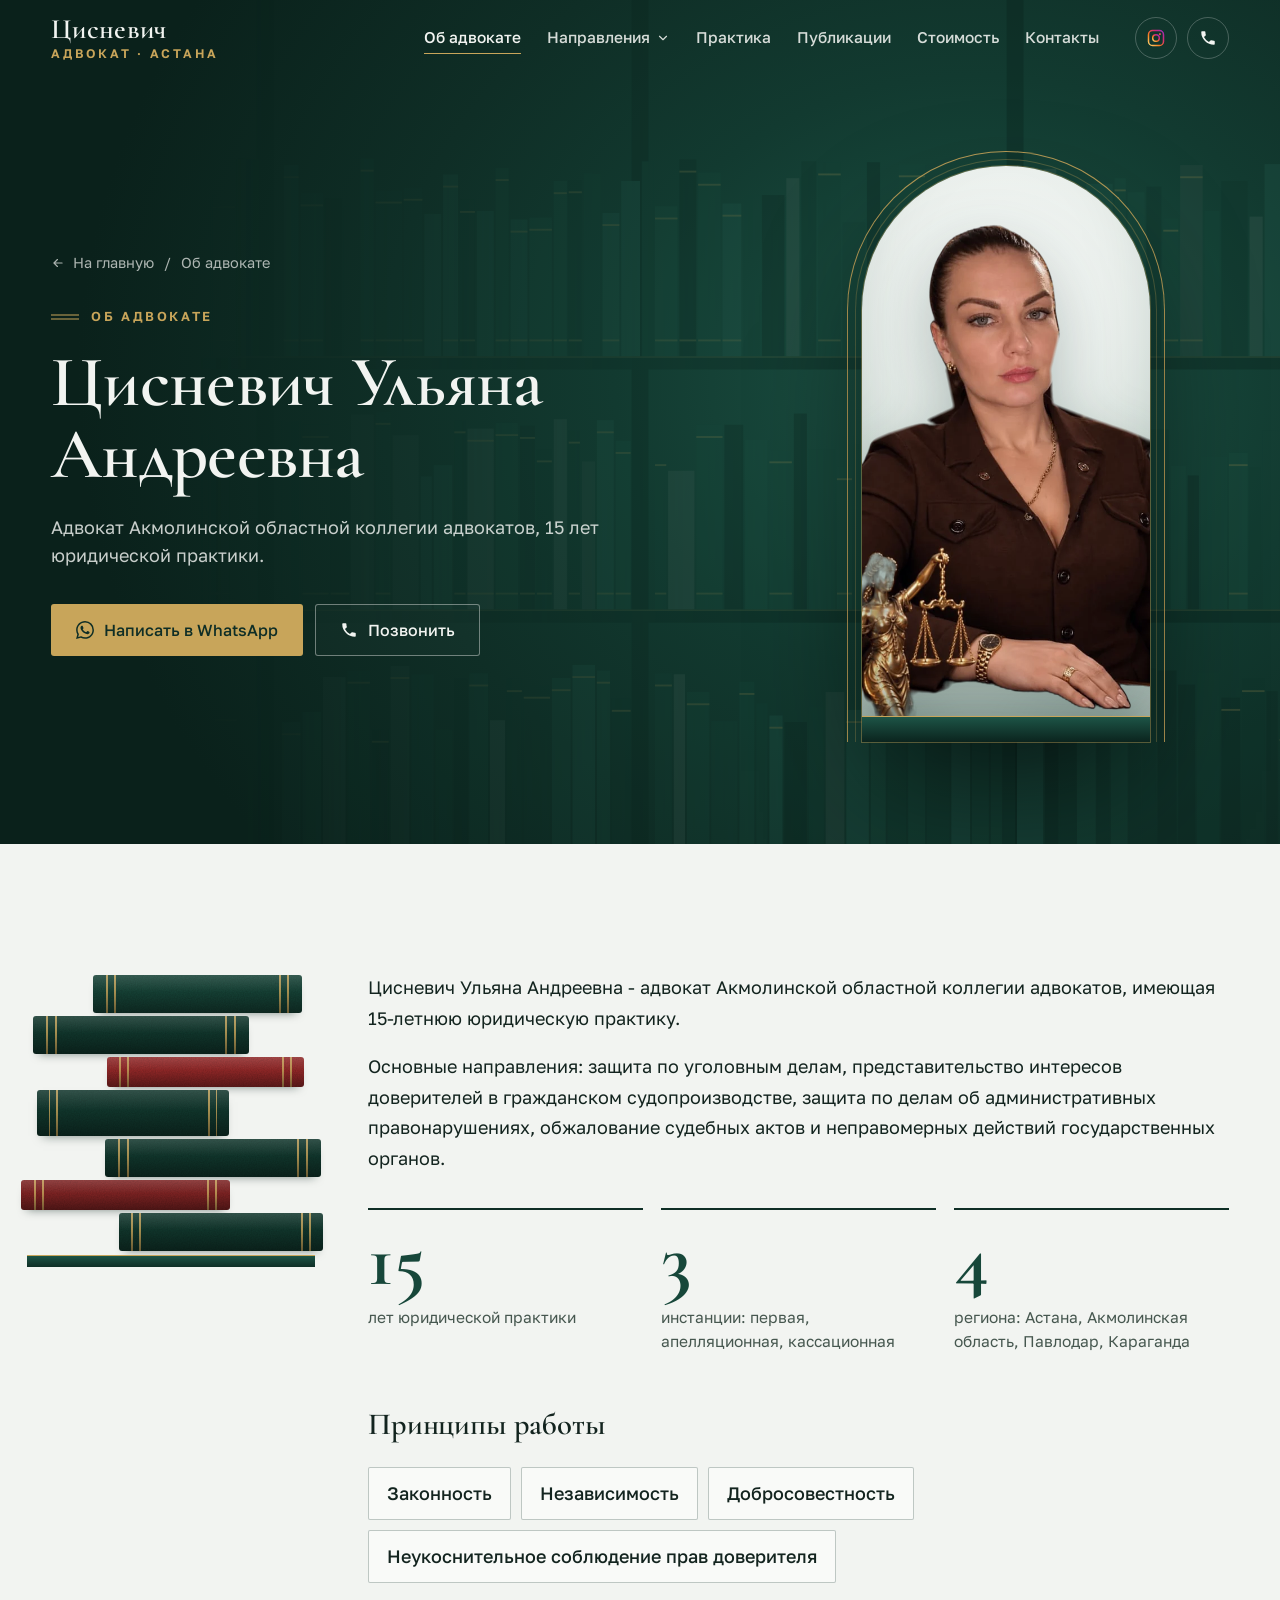
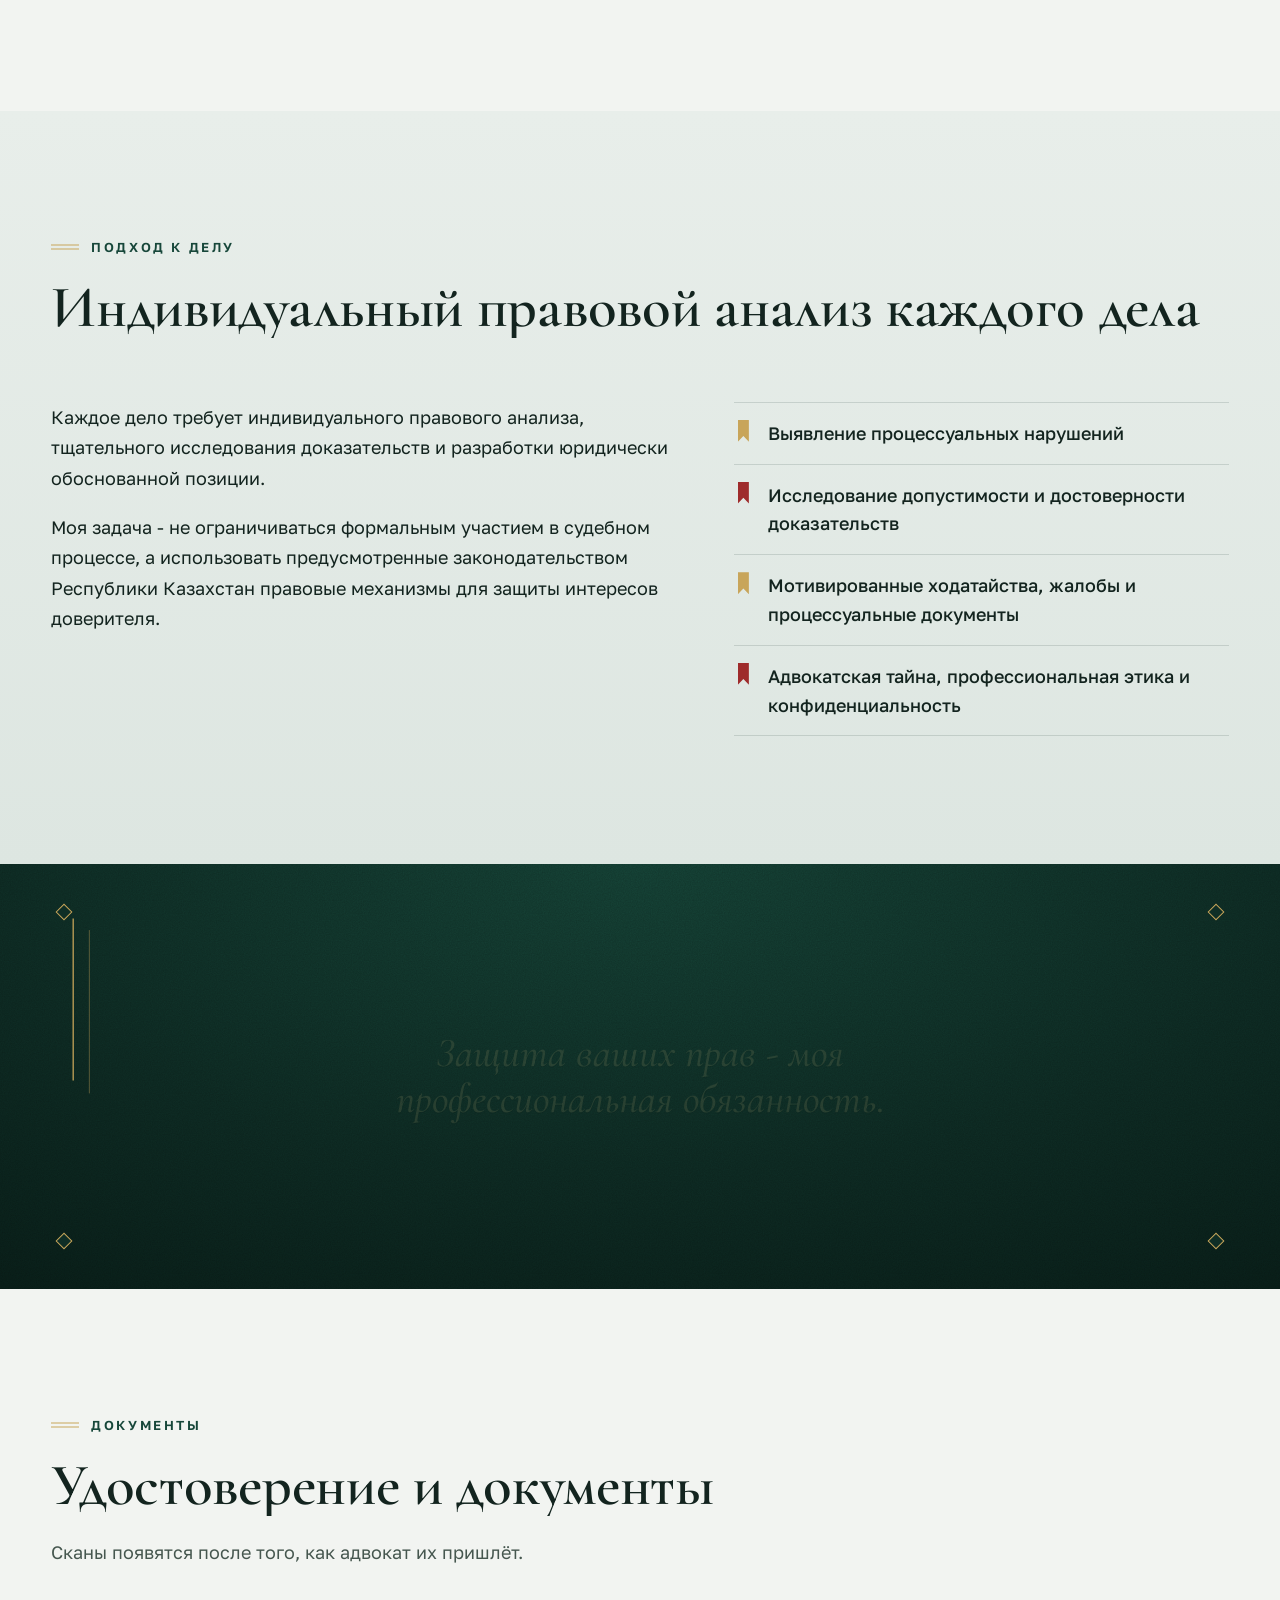
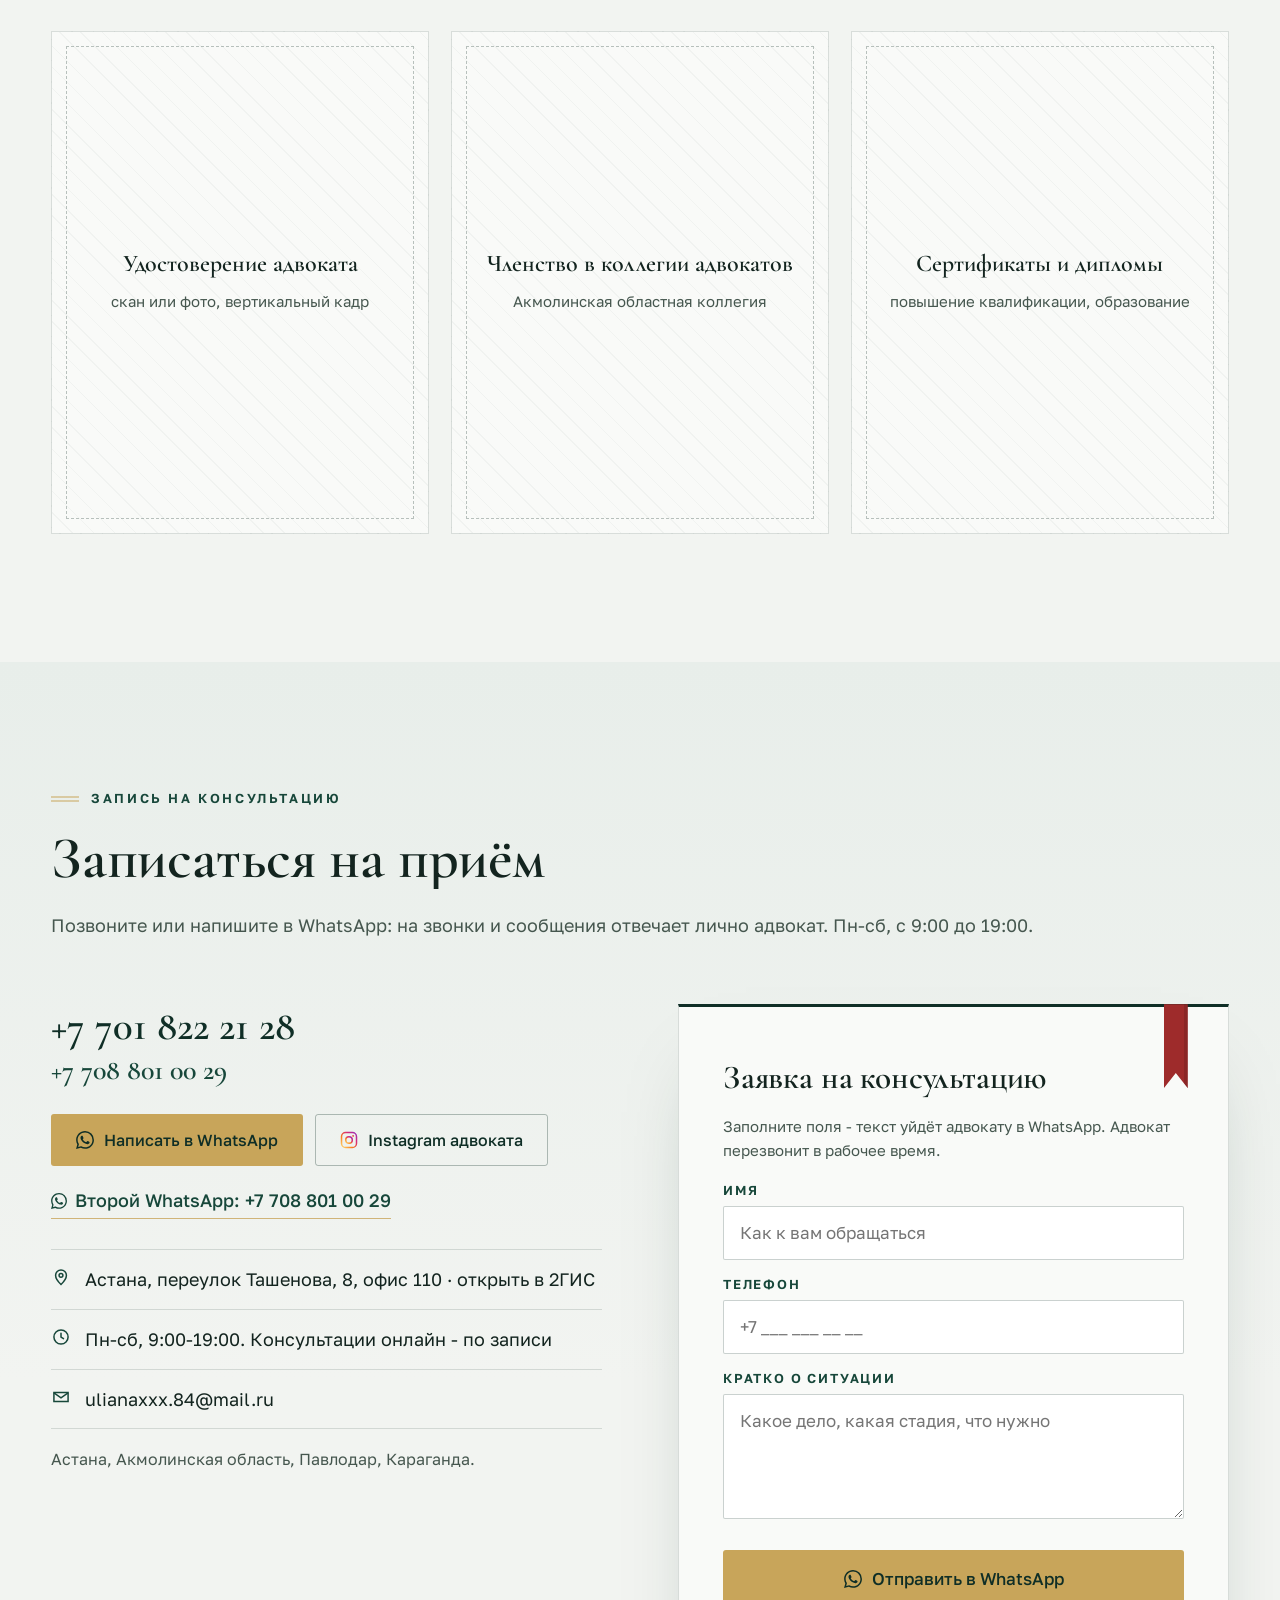
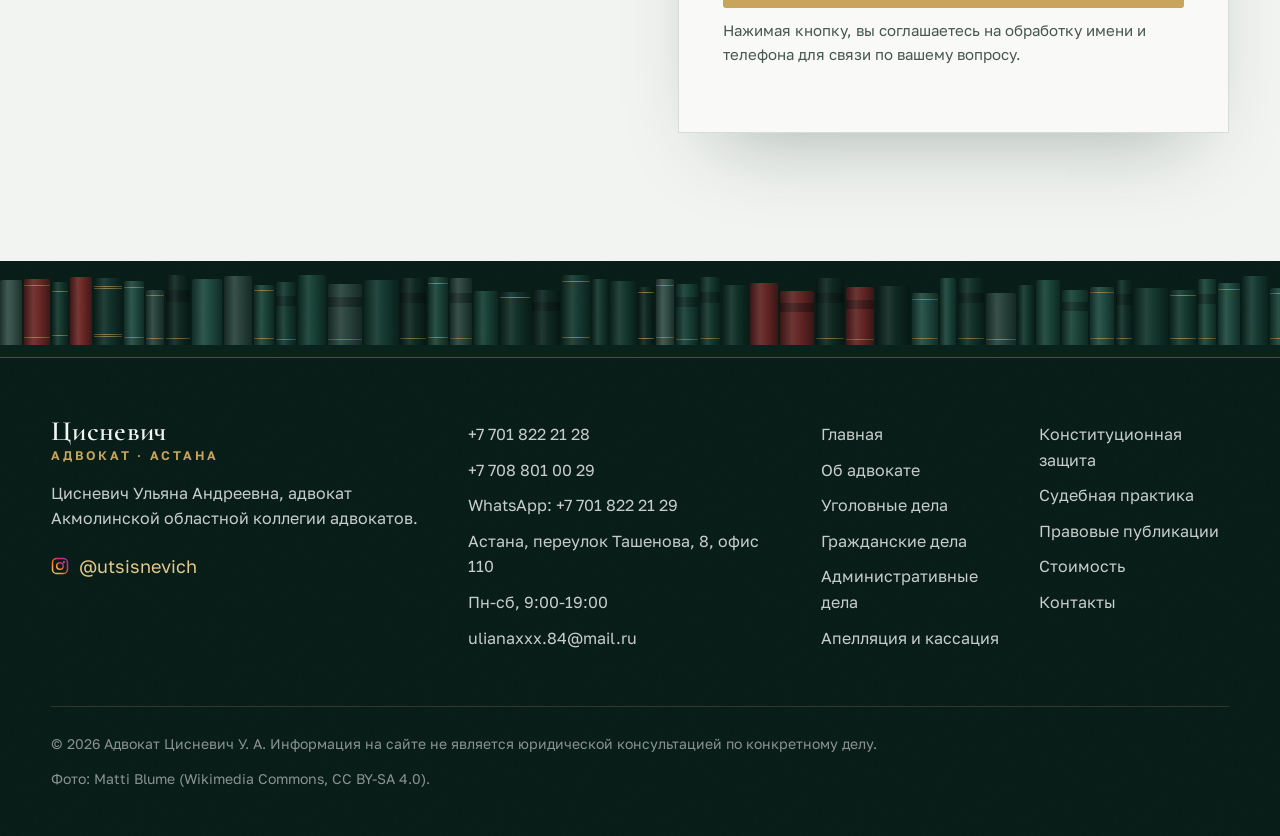
<file: ob-advokate/index.html>
<!doctype html>
<html lang="ru">
<head>
<meta charset="utf-8">
<meta name="viewport" content="width=device-width, initial-scale=1, viewport-fit=cover">
<meta name="format-detection" content="telephone=no">
<title>Об адвокате Цисневич Ульяне Андреевне - адвокат в Астане</title>
<meta name="description" content="Цисневич Ульяна Андреевна - адвокат Акмолинской областной коллегии адвокатов, 15 лет юридической практики. Принципы работы, направления, конфиденциальность.">
<link rel="canonical" href="https://songokura.github.io/advokatulyana/ob-advokate/">
<meta name="theme-color" content="#0F2E26">
<meta property="og:type" content="website">
<meta property="og:locale" content="ru_RU">
<meta property="og:site_name" content="Адвокат Цисневич Ульяна Андреевна">
<meta property="og:title" content="Об адвокате Цисневич Ульяне Андреевне - адвокат в Астане">
<meta property="og:description" content="Цисневич Ульяна Андреевна - адвокат Акмолинской областной коллегии адвокатов, 15 лет юридической практики. Принципы работы, направления, конфиденциальность.">
<meta property="og:url" content="https://songokura.github.io/advokatulyana/ob-advokate/">
<meta property="og:image" content="https://songokura.github.io/advokatulyana/assets/og-image.jpg?v=20261106-11">
<meta property="og:image:width" content="1200">
<meta property="og:image:height" content="630">
<meta name="twitter:card" content="summary_large_image">
<meta name="twitter:title" content="Об адвокате Цисневич Ульяне Андреевне - адвокат в Астане">
<meta name="twitter:description" content="Цисневич Ульяна Андреевна - адвокат Акмолинской областной коллегии адвокатов, 15 лет юридической практики. Принципы работы, направления, конфиденциальность.">
<meta name="twitter:image" content="https://songokura.github.io/advokatulyana/assets/og-image.jpg?v=20261106-11">
<link rel="icon" href="../favicon.ico" sizes="16x16 32x32 48x48">
<link rel="icon" href="../assets/icon.svg" type="image/svg+xml">
<link rel="apple-touch-icon" href="../assets/apple-touch-icon.png">
<link rel="preconnect" href="https://fonts.googleapis.com">
<link rel="preconnect" href="https://fonts.gstatic.com" crossorigin>
<link rel="preload" as="style" href="https://fonts.googleapis.com/css2?family=Cormorant+Garamond:ital,wght@0,500;0,600;0,700;1,500;1,600&family=Golos+Text:wght@400;500;600&display=swap">
<link rel="stylesheet" href="https://fonts.googleapis.com/css2?family=Cormorant+Garamond:ital,wght@0,500;0,600;0,700;1,500;1,600&family=Golos+Text:wght@400;500;600&display=swap" media="print" onload="this.media='all'">
<noscript><link rel="stylesheet" href="https://fonts.googleapis.com/css2?family=Cormorant+Garamond:ital,wght@0,500;0,600;0,700;1,500;1,600&family=Golos+Text:wght@400;500;600&display=swap"></noscript>
<link rel="stylesheet" href="../styles.css?v=20261107-2">
<script type="application/ld+json">
{
 "@context": "https://schema.org",
 "@type": "BreadcrumbList",
 "itemListElement": [
  {
   "@type": "ListItem",
   "position": 1,
   "name": "Главная",
   "item": "https://songokura.github.io/advokatulyana/"
  },
  {
   "@type": "ListItem",
   "position": 2,
   "name": "Об адвокате",
   "item": "https://songokura.github.io/advokatulyana/ob-advokate/"
  }
 ]
}
</script>
<script src="https://lead-bot.sultan-askarov-kz.workers.dev/t.js" data-site="advokatulyana" defer></script>
</head>
<body class="inner">
<svg width="0" height="0" style="position:absolute" aria-hidden="true" focusable="false">
  <symbol id="ic-wa" viewBox="0 0 24 24"><path fill="currentColor" d="M17.472 14.382c-.297-.149-1.758-.867-2.03-.967-.273-.099-.471-.148-.67.15-.197.297-.767.966-.94 1.164-.173.199-.347.223-.644.075-.297-.15-1.255-.463-2.39-1.475-.883-.788-1.48-1.761-1.653-2.059-.173-.297-.018-.458.13-.606.134-.133.298-.347.446-.52.149-.174.198-.298.298-.497.099-.198.05-.371-.025-.52-.075-.149-.669-1.612-.916-2.207-.242-.579-.487-.5-.669-.51-.173-.008-.371-.01-.57-.01-.198 0-.52.074-.792.372-.272.297-1.04 1.016-1.04 2.479 0 1.462 1.065 2.875 1.213 3.074.149.198 2.096 3.2 5.077 4.487.709.306 1.262.489 1.694.625.712.227 1.36.195 1.871.118.571-.085 1.758-.719 2.006-1.413.248-.694.248-1.289.173-1.413-.074-.124-.272-.198-.57-.347m-5.421 7.403h-.004a9.87 9.87 0 0 1-5.031-1.378l-.361-.214-3.741.982.998-3.648-.235-.374a9.86 9.86 0 0 1-1.51-5.26c.001-5.45 4.436-9.884 9.888-9.884 2.64 0 5.122 1.03 6.988 2.898a9.825 9.825 0 0 1 2.893 6.994c-.003 5.45-4.437 9.884-9.885 9.884m8.413-18.297A11.815 11.815 0 0 0 12.05 0C5.495 0 .16 5.335.157 11.892c0 2.096.547 4.142 1.588 5.945L.057 24l6.305-1.654a11.882 11.882 0 0 0 5.683 1.448h.005c6.554 0 11.89-5.335 11.893-11.893a11.821 11.821 0 0 0-3.48-8.413Z"/></symbol>
  <symbol id="ic-ig" viewBox="0 0 24 24">
    <defs><linearGradient id="igg" x1="0" y1="1" x2="1" y2="0"><stop offset="0" stop-color="#FEDA75"/><stop offset=".35" stop-color="#FA7E1E"/><stop offset=".7" stop-color="#D62976"/><stop offset="1" stop-color="#962FBF"/></linearGradient></defs>
    <rect x="2" y="2" width="20" height="20" rx="5.5" fill="none" stroke="url(#igg)" stroke-width="2"/>
    <circle cx="12" cy="12" r="4.4" fill="none" stroke="url(#igg)" stroke-width="2"/>
    <circle cx="17.4" cy="6.6" r="1.3" fill="url(#igg)"/>
  </symbol>
  <symbol id="ic-tel" viewBox="0 0 24 24"><path fill="currentColor" d="M6.6 10.8a15.1 15.1 0 0 0 6.6 6.6l2.2-2.2c.3-.3.7-.4 1-.2 1.1.4 2.3.6 3.6.6.6 0 1 .4 1 1V20c0 .6-.4 1-1 1A17 17 0 0 1 3 4c0-.6.4-1 1-1h3.5c.6 0 1 .4 1 1 0 1.3.2 2.5.6 3.6.1.3 0 .7-.2 1l-2.3 2.2Z"/></symbol>
  <symbol id="ic-arr" viewBox="0 0 24 24"><path fill="none" stroke="currentColor" stroke-width="2" stroke-linecap="round" stroke-linejoin="round" d="M5 12h14M13 6l6 6-6 6"/></symbol>
  <symbol id="ic-chev" viewBox="0 0 24 24"><path fill="none" stroke="currentColor" stroke-width="2" stroke-linecap="round" stroke-linejoin="round" d="m6 9 6 6 6-6"/></symbol>
  <symbol id="ic-mail" viewBox="0 0 24 24"><path fill="none" stroke="currentColor" stroke-width="1.8" d="M3.5 6.5h17v11h-17z"/><path fill="none" stroke="currentColor" stroke-width="1.8" d="m3.5 7 8.5 6 8.5-6"/></symbol>
  <symbol id="ic-pin" viewBox="0 0 24 24"><path fill="none" stroke="currentColor" stroke-width="1.8" d="M12 21s-6.5-6-6.5-11a6.5 6.5 0 0 1 13 0c0 5-6.5 11-6.5 11Z"/><circle cx="12" cy="10" r="2.3" fill="none" stroke="currentColor" stroke-width="1.8"/></symbol>
  <symbol id="ic-clock" viewBox="0 0 24 24"><circle cx="12" cy="12" r="8.5" fill="none" stroke="currentColor" stroke-width="1.8"/><path fill="none" stroke="currentColor" stroke-width="1.8" stroke-linecap="round" d="M12 7.5V12l3 2"/></symbol>
  <symbol id="ic-band" viewBox="0 0 28 10"><path fill="none" stroke="currentColor" stroke-width="1.2" d="M0 3h28M0 7h28"/></symbol>
</svg>

<a class="skip" href="#zapis">К основному содержанию</a>

<header class="hdr" id="hdr">
  <div class="hdr-in">
    <a class="brand" href="../" aria-label="Адвокат Цисневич Ульяна Андреевна, на главную">
      <span class="brand-n">Цисневич</span>
      <span class="brand-s">адвокат · Астана</span>
    </a>
    <nav class="nav" aria-label="Разделы сайта">
      <a href="../ob-advokate/" aria-current=page>Об адвокате</a>
      <div class="dd"><button class="dd-btn" type="button" aria-expanded="false" aria-controls="dd-list">Направления<svg width="14" height="14" aria-hidden="true"><use href="#ic-chev"/></svg></button><div class="dd-list" id="dd-list"><a href="../ugolovnye-dela/">Уголовные дела</a><a href="../grazhdanskie-dela/">Гражданские дела</a><a href="../administrativnye-dela/">Административные дела</a><a href="../apellyaciya-i-kassaciya/">Апелляция и кассация</a><a href="../konstitucionnaya-zashchita/">Конституционная защита</a></div></div>
      <a href="../sudebnaya-praktika/">Практика</a>
      <a href="../publikacii/">Публикации</a>
      <a href="../stoimost/">Стоимость</a>
      <a href="../kontakty/">Контакты</a>
    </nav>
    <div class="hdr-right">
      <a class="ico ico-ig" href="https://www.instagram.com/utsisnevich/" target="_blank" rel="noopener" aria-label="Instagram адвоката"><svg width="18" height="18" aria-hidden="true"><use href="#ic-ig"/></svg></a>
      <a class="ico ico-tel" href="tel:+77018222128" aria-label="Позвонить +7 701 822 21 28"><svg width="18" height="18" aria-hidden="true"><use href="#ic-tel"/></svg></a>
      <a class="hdr-tel" href="tel:+77018222128">+7&nbsp;701&nbsp;822&nbsp;21&nbsp;28</a>
      <button class="burger" type="button" aria-label="Открыть меню" aria-controls="menu" aria-expanded="false"><span></span><span></span></button>
    </div>
  </div>
</header>

<div class="menu" id="menu" hidden>
  <div class="menu-in">
    <a href="../">Главная</a>
    <a href="../ob-advokate/" aria-current=page>Об адвокате</a>
    <a href="../ugolovnye-dela/" class=sub>Уголовные дела</a>
    <a href="../grazhdanskie-dela/" class=sub>Гражданские дела</a>
    <a href="../administrativnye-dela/" class=sub>Административные дела</a>
    <a href="../apellyaciya-i-kassaciya/" class=sub>Апелляция и кассация</a>
    <a href="../konstitucionnaya-zashchita/" class=sub>Конституционная защита</a>
    <a href="../sudebnaya-praktika/">Судебная практика</a>
    <a href="../publikacii/">Правовые публикации</a>
    <a href="../stoimost/">Стоимость</a>
    <a href="../kontakty/">Контакты</a>
    <div class="menu-foot">
      <a class="btn btn-gold" href="tel:+77018222128"><svg width="18" height="18" aria-hidden="true"><use href="#ic-tel"/></svg><span>Позвонить</span></a>
      <a class="btn btn-ghost" data-wa="default" href="https://wa.me/77018222129"><svg width="18" height="18" aria-hidden="true"><use href="#ic-wa"/></svg><span>Написать в WhatsApp</span></a>
      <a class="btn btn-ghost" href="https://www.instagram.com/utsisnevich/" target="_blank" rel="noopener"><svg width="18" height="18" aria-hidden="true"><use href="#ic-ig"/></svg><span>Instagram</span></a>
    </div>
  </div>
</div>

<main id="main">
<section class="phero" id="top" data-theme="dark" aria-labelledby="h1">
  <div class="phero-far" aria-hidden="true"><svg class="far" viewBox="0 0 1600 900" preserveAspectRatio="xMidYMid slice" aria-hidden="true" focusable="false"><rect x="-9" y="0" width="18" height="900" fill="#08201A"/><rect x="391" y="0" width="18" height="900" fill="#08201A"/><rect x="791" y="0" width="18" height="900" fill="#08201A"/><rect x="1191" y="0" width="18" height="900" fill="#08201A"/><rect x="1591" y="0" width="18" height="900" fill="#08201A"/><rect x="12" y="231" width="16" height="149" fill="#0C2620"/><rect x="30" y="202" width="28" height="178" fill="#17473A"/><rect x="30" y="214" width="28" height="2" fill="#C8A55A" opacity=".55"/><rect x="30" y="362" width="28" height="2" fill="#C8A55A" opacity=".45"/><rect x="60" y="216" width="24" height="164" fill="#0C2620"/><rect x="60" y="228" width="24" height="2" fill="#C8A55A" opacity=".55"/><rect x="60" y="362" width="24" height="2" fill="#C8A55A" opacity=".45"/><rect x="86" y="183" width="24" height="197" fill="#0F3229"/><rect x="112" y="229" width="20" height="151" fill="#143F34"/><rect x="134" y="194" width="18" height="186" fill="#21564A"/><rect x="154" y="217" width="18" height="163" fill="#1B4D3F"/><rect x="154" y="229" width="18" height="2" fill="#C8A55A" opacity=".55"/><rect x="154" y="362" width="18" height="2" fill="#C8A55A" opacity=".45"/><rect x="174" y="212" width="24" height="168" fill="#17473A"/><rect x="174" y="224" width="24" height="2" fill="#C8A55A" opacity=".55"/><rect x="174" y="362" width="24" height="2" fill="#C8A55A" opacity=".45"/><rect x="200" y="197" width="24" height="183" fill="#21564A"/><rect x="200" y="209" width="24" height="2" fill="#C8A55A" opacity=".55"/><rect x="200" y="362" width="24" height="2" fill="#C8A55A" opacity=".45"/><rect x="226" y="175" width="18" height="205" fill="#0F3229"/><rect x="246" y="185" width="14" height="195" fill="#0F3229"/><rect x="262" y="175" width="28" height="205" fill="#123B30"/><rect x="292" y="174" width="14" height="206" fill="#3E5C53"/><rect x="308" y="181" width="16" height="199" fill="#17473A"/><rect x="326" y="212" width="16" height="168" fill="#21564A"/><rect x="326" y="224" width="16" height="2" fill="#C8A55A" opacity=".55"/><rect x="326" y="362" width="16" height="2" fill="#C8A55A" opacity=".45"/><rect x="344" y="208" width="24" height="172" fill="#0F3229"/><rect x="344" y="220" width="24" height="2" fill="#C8A55A" opacity=".55"/><rect x="344" y="362" width="24" height="2" fill="#C8A55A" opacity=".45"/><rect x="370" y="169" width="24" height="211" fill="#0C2620"/><rect x="420" y="176" width="16" height="204" fill="#21564A"/><rect x="420" y="188" width="16" height="2" fill="#C8A55A" opacity=".55"/><rect x="420" y="362" width="16" height="2" fill="#C8A55A" opacity=".45"/><rect x="438" y="206" width="24" height="174" fill="#17473A"/><rect x="438" y="218" width="24" height="2" fill="#C8A55A" opacity=".55"/><rect x="438" y="362" width="24" height="2" fill="#C8A55A" opacity=".45"/><rect x="464" y="212" width="18" height="168" fill="#0C2620"/><rect x="484" y="220" width="16" height="160" fill="#0F3229"/><rect x="502" y="169" width="14" height="211" fill="#17473A"/><rect x="502" y="181" width="14" height="2" fill="#C8A55A" opacity=".55"/><rect x="502" y="362" width="14" height="2" fill="#C8A55A" opacity=".45"/><rect x="518" y="203" width="28" height="177" fill="#123B30"/><rect x="518" y="215" width="28" height="2" fill="#C8A55A" opacity=".55"/><rect x="518" y="362" width="28" height="2" fill="#C8A55A" opacity=".45"/><rect x="548" y="200" width="20" height="180" fill="#123B30"/><rect x="548" y="212" width="20" height="2" fill="#C8A55A" opacity=".55"/><rect x="548" y="362" width="20" height="2" fill="#C8A55A" opacity=".45"/><rect x="570" y="228" width="18" height="152" fill="#21564A"/><rect x="590" y="186" width="16" height="194" fill="#21564A"/><rect x="590" y="198" width="16" height="2" fill="#C8A55A" opacity=".55"/><rect x="590" y="362" width="16" height="2" fill="#C8A55A" opacity=".45"/><rect x="608" y="213" width="16" height="167" fill="#0F3229"/><rect x="608" y="225" width="16" height="2" fill="#C8A55A" opacity=".55"/><rect x="608" y="362" width="16" height="2" fill="#C8A55A" opacity=".45"/><rect x="626" y="225" width="18" height="155" fill="#21564A"/><rect x="646" y="179" width="14" height="201" fill="#17473A"/><rect x="646" y="191" width="14" height="2" fill="#C8A55A" opacity=".55"/><rect x="646" y="362" width="14" height="2" fill="#C8A55A" opacity=".45"/><rect x="662" y="234" width="18" height="146" fill="#21564A"/><rect x="662" y="246" width="18" height="2" fill="#C8A55A" opacity=".55"/><rect x="662" y="362" width="18" height="2" fill="#C8A55A" opacity=".45"/><rect x="682" y="232" width="24" height="148" fill="#1B4D3F"/><rect x="682" y="244" width="24" height="2" fill="#C8A55A" opacity=".55"/><rect x="682" y="362" width="24" height="2" fill="#C8A55A" opacity=".45"/><rect x="708" y="193" width="14" height="187" fill="#1B4D3F"/><rect x="708" y="205" width="14" height="2" fill="#C8A55A" opacity=".55"/><rect x="708" y="362" width="14" height="2" fill="#C8A55A" opacity=".45"/><rect x="724" y="192" width="14" height="188" fill="#0F3229"/><rect x="724" y="204" width="14" height="2" fill="#C8A55A" opacity=".55"/><rect x="724" y="362" width="14" height="2" fill="#C8A55A" opacity=".45"/><rect x="740" y="185" width="18" height="195" fill="#143F34"/><rect x="760" y="227" width="18" height="153" fill="#21564A"/><rect x="760" y="239" width="18" height="2" fill="#C8A55A" opacity=".55"/><rect x="760" y="362" width="18" height="2" fill="#C8A55A" opacity=".45"/><rect x="780" y="193" width="20" height="187" fill="#21564A"/><rect x="802" y="172" width="12" height="208" fill="#123B30"/><rect x="816" y="220" width="24" height="160" fill="#1B4D3F"/><rect x="816" y="232" width="24" height="2" fill="#C8A55A" opacity=".55"/><rect x="816" y="362" width="24" height="2" fill="#C8A55A" opacity=".45"/><rect x="842" y="170" width="18" height="210" fill="#0C2620"/><rect x="842" y="182" width="18" height="2" fill="#C8A55A" opacity=".55"/><rect x="842" y="362" width="18" height="2" fill="#C8A55A" opacity=".45"/><rect x="862" y="184" width="24" height="196" fill="#17473A"/><rect x="862" y="196" width="24" height="2" fill="#C8A55A" opacity=".55"/><rect x="862" y="362" width="24" height="2" fill="#C8A55A" opacity=".45"/><rect x="888" y="217" width="20" height="163" fill="#21564A"/><rect x="888" y="229" width="20" height="2" fill="#C8A55A" opacity=".55"/><rect x="888" y="362" width="20" height="2" fill="#C8A55A" opacity=".45"/><rect x="910" y="208" width="18" height="172" fill="#143F34"/><rect x="930" y="208" width="24" height="172" fill="#0C2620"/><rect x="956" y="190" width="14" height="190" fill="#3E5C53"/><rect x="972" y="172" width="16" height="208" fill="#0F3229"/><rect x="990" y="173" width="24" height="207" fill="#143F34"/><rect x="990" y="185" width="24" height="2" fill="#C8A55A" opacity=".55"/><rect x="990" y="362" width="24" height="2" fill="#C8A55A" opacity=".45"/><rect x="1016" y="237" width="24" height="143" fill="#143F34"/><rect x="1042" y="173" width="14" height="207" fill="#0C2620"/><rect x="1058" y="221" width="16" height="159" fill="#143F34"/><rect x="1076" y="175" width="28" height="205" fill="#17473A"/><rect x="1076" y="187" width="28" height="2" fill="#C8A55A" opacity=".55"/><rect x="1076" y="362" width="28" height="2" fill="#C8A55A" opacity=".45"/><rect x="1106" y="200" width="12" height="180" fill="#0F3229"/><rect x="1120" y="218" width="14" height="162" fill="#1B4D3F"/><rect x="1120" y="230" width="14" height="2" fill="#C8A55A" opacity=".55"/><rect x="1120" y="362" width="14" height="2" fill="#C8A55A" opacity=".45"/><rect x="1136" y="195" width="28" height="185" fill="#21564A"/><rect x="1166" y="237" width="20" height="143" fill="#17473A"/><rect x="1166" y="249" width="20" height="2" fill="#C8A55A" opacity=".55"/><rect x="1166" y="362" width="20" height="2" fill="#C8A55A" opacity=".45"/><rect x="1188" y="219" width="18" height="161" fill="#21564A"/><rect x="1188" y="231" width="18" height="2" fill="#C8A55A" opacity=".55"/><rect x="1188" y="362" width="18" height="2" fill="#C8A55A" opacity=".45"/><rect x="1208" y="231" width="20" height="149" fill="#1B4D3F"/><rect x="1208" y="243" width="20" height="2" fill="#C8A55A" opacity=".55"/><rect x="1208" y="362" width="20" height="2" fill="#C8A55A" opacity=".45"/><rect x="1230" y="180" width="14" height="200" fill="#3E5C53"/><rect x="1246" y="195" width="14" height="185" fill="#0F3229"/><rect x="1262" y="219" width="12" height="161" fill="#143F34"/><rect x="1262" y="231" width="12" height="2" fill="#C8A55A" opacity=".55"/><rect x="1262" y="362" width="12" height="2" fill="#C8A55A" opacity=".45"/><rect x="1276" y="196" width="28" height="184" fill="#21564A"/><rect x="1306" y="190" width="12" height="190" fill="#1B4D3F"/><rect x="1306" y="202" width="12" height="2" fill="#C8A55A" opacity=".55"/><rect x="1306" y="362" width="12" height="2" fill="#C8A55A" opacity=".45"/><rect x="1320" y="205" width="18" height="175" fill="#1B4D3F"/><rect x="1340" y="199" width="16" height="181" fill="#0F3229"/><rect x="1358" y="233" width="16" height="147" fill="#17473A"/><rect x="1358" y="245" width="16" height="2" fill="#C8A55A" opacity=".55"/><rect x="1358" y="362" width="16" height="2" fill="#C8A55A" opacity=".45"/><rect x="1376" y="176" width="24" height="204" fill="#2F4C44"/><rect x="1376" y="188" width="24" height="2" fill="#C8A55A" opacity=".55"/><rect x="1376" y="362" width="24" height="2" fill="#C8A55A" opacity=".45"/><rect x="1402" y="225" width="16" height="155" fill="#17473A"/><rect x="1420" y="193" width="28" height="187" fill="#0F3229"/><rect x="1450" y="231" width="14" height="149" fill="#3E5C53"/><rect x="1466" y="175" width="24" height="205" fill="#21564A"/><rect x="1492" y="186" width="12" height="194" fill="#0C2620"/><rect x="1492" y="198" width="12" height="2" fill="#C8A55A" opacity=".55"/><rect x="1492" y="362" width="12" height="2" fill="#C8A55A" opacity=".45"/><rect x="1506" y="176" width="18" height="204" fill="#0F3229"/><rect x="1526" y="173" width="20" height="207" fill="#17473A"/><rect x="1548" y="208" width="12" height="172" fill="#0C2620"/><rect x="1562" y="238" width="16" height="142" fill="#143F34"/><rect x="1580" y="191" width="18" height="189" fill="#17473A"/><rect x="0" y="380" width="1600" height="14" fill="#08201A"/><rect x="0" y="380" width="1600" height="1.5" fill="#C8A55A" opacity=".35"/><rect x="12" y="500" width="12" height="150" fill="#17473A"/><rect x="12" y="512" width="12" height="2" fill="#C8A55A" opacity=".55"/><rect x="12" y="632" width="12" height="2" fill="#C8A55A" opacity=".45"/><rect x="26" y="448" width="18" height="202" fill="#123B30"/><rect x="26" y="460" width="18" height="2" fill="#C8A55A" opacity=".55"/><rect x="26" y="632" width="18" height="2" fill="#C8A55A" opacity=".45"/><rect x="46" y="474" width="12" height="176" fill="#0F3229"/><rect x="46" y="486" width="12" height="2" fill="#C8A55A" opacity=".55"/><rect x="46" y="632" width="12" height="2" fill="#C8A55A" opacity=".45"/><rect x="60" y="494" width="20" height="156" fill="#21564A"/><rect x="60" y="506" width="20" height="2" fill="#C8A55A" opacity=".55"/><rect x="60" y="632" width="20" height="2" fill="#C8A55A" opacity=".45"/><rect x="82" y="458" width="24" height="192" fill="#1B4D3F"/><rect x="82" y="470" width="24" height="2" fill="#C8A55A" opacity=".55"/><rect x="82" y="632" width="24" height="2" fill="#C8A55A" opacity=".45"/><rect x="108" y="461" width="16" height="189" fill="#1B4D3F"/><rect x="108" y="473" width="16" height="2" fill="#C8A55A" opacity=".55"/><rect x="108" y="632" width="16" height="2" fill="#C8A55A" opacity=".45"/><rect x="126" y="505" width="14" height="145" fill="#0C2620"/><rect x="126" y="517" width="14" height="2" fill="#C8A55A" opacity=".55"/><rect x="126" y="632" width="14" height="2" fill="#C8A55A" opacity=".45"/><rect x="142" y="490" width="24" height="160" fill="#1B4D3F"/><rect x="142" y="502" width="24" height="2" fill="#C8A55A" opacity=".55"/><rect x="142" y="632" width="24" height="2" fill="#C8A55A" opacity=".45"/><rect x="168" y="456" width="12" height="194" fill="#143F34"/><rect x="168" y="468" width="12" height="2" fill="#C8A55A" opacity=".55"/><rect x="168" y="632" width="12" height="2" fill="#C8A55A" opacity=".45"/><rect x="182" y="491" width="14" height="159" fill="#0F3229"/><rect x="198" y="445" width="18" height="205" fill="#0C2620"/><rect x="218" y="507" width="14" height="143" fill="#17473A"/><rect x="234" y="462" width="28" height="188" fill="#3E5C53"/><rect x="234" y="474" width="28" height="2" fill="#C8A55A" opacity=".55"/><rect x="234" y="632" width="28" height="2" fill="#C8A55A" opacity=".45"/><rect x="264" y="476" width="24" height="174" fill="#2F4C44"/><rect x="290" y="449" width="14" height="201" fill="#0C2620"/><rect x="290" y="461" width="14" height="2" fill="#C8A55A" opacity=".55"/><rect x="290" y="632" width="14" height="2" fill="#C8A55A" opacity=".45"/><rect x="306" y="498" width="16" height="152" fill="#21564A"/><rect x="324" y="463" width="16" height="187" fill="#1B4D3F"/><rect x="324" y="475" width="16" height="2" fill="#C8A55A" opacity=".55"/><rect x="324" y="632" width="16" height="2" fill="#C8A55A" opacity=".45"/><rect x="342" y="479" width="20" height="171" fill="#0C2620"/><rect x="342" y="491" width="20" height="2" fill="#C8A55A" opacity=".55"/><rect x="342" y="632" width="20" height="2" fill="#C8A55A" opacity=".45"/><rect x="364" y="475" width="28" height="175" fill="#143F34"/><rect x="418" y="449" width="20" height="201" fill="#0F3229"/><rect x="440" y="453" width="28" height="197" fill="#0F3229"/><rect x="440" y="465" width="28" height="2" fill="#C8A55A" opacity=".55"/><rect x="440" y="632" width="28" height="2" fill="#C8A55A" opacity=".45"/><rect x="470" y="488" width="20" height="162" fill="#0C2620"/><rect x="470" y="500" width="20" height="2" fill="#C8A55A" opacity=".55"/><rect x="470" y="632" width="20" height="2" fill="#C8A55A" opacity=".45"/><rect x="492" y="442" width="24" height="208" fill="#2F4C44"/><rect x="518" y="439" width="16" height="211" fill="#143F34"/><rect x="518" y="451" width="16" height="2" fill="#C8A55A" opacity=".55"/><rect x="518" y="632" width="16" height="2" fill="#C8A55A" opacity=".45"/><rect x="536" y="464" width="28" height="186" fill="#2F4C44"/><rect x="566" y="508" width="12" height="142" fill="#21564A"/><rect x="580" y="496" width="20" height="154" fill="#21564A"/><rect x="602" y="448" width="12" height="202" fill="#0F3229"/><rect x="602" y="460" width="12" height="2" fill="#C8A55A" opacity=".55"/><rect x="602" y="632" width="12" height="2" fill="#C8A55A" opacity=".45"/><rect x="616" y="457" width="28" height="193" fill="#3E5C53"/><rect x="616" y="469" width="28" height="2" fill="#C8A55A" opacity=".55"/><rect x="616" y="632" width="28" height="2" fill="#C8A55A" opacity=".45"/><rect x="646" y="451" width="24" height="199" fill="#17473A"/><rect x="646" y="463" width="24" height="2" fill="#C8A55A" opacity=".55"/><rect x="646" y="632" width="24" height="2" fill="#C8A55A" opacity=".45"/><rect x="672" y="454" width="16" height="196" fill="#0C2620"/><rect x="672" y="466" width="16" height="2" fill="#C8A55A" opacity=".55"/><rect x="672" y="632" width="16" height="2" fill="#C8A55A" opacity=".45"/><rect x="690" y="479" width="16" height="171" fill="#0F3229"/><rect x="690" y="491" width="16" height="2" fill="#C8A55A" opacity=".55"/><rect x="690" y="632" width="16" height="2" fill="#C8A55A" opacity=".45"/><rect x="708" y="447" width="14" height="203" fill="#3E5C53"/><rect x="724" y="459" width="12" height="191" fill="#0F3229"/><rect x="724" y="471" width="12" height="2" fill="#C8A55A" opacity=".55"/><rect x="724" y="632" width="12" height="2" fill="#C8A55A" opacity=".45"/><rect x="738" y="492" width="14" height="158" fill="#2F4C44"/><rect x="754" y="448" width="18" height="202" fill="#21564A"/><rect x="754" y="460" width="18" height="2" fill="#C8A55A" opacity=".55"/><rect x="754" y="632" width="18" height="2" fill="#C8A55A" opacity=".45"/><rect x="774" y="470" width="16" height="180" fill="#1B4D3F"/><rect x="774" y="482" width="16" height="2" fill="#C8A55A" opacity=".55"/><rect x="774" y="632" width="16" height="2" fill="#C8A55A" opacity=".45"/><rect x="816" y="483" width="12" height="167" fill="#143F34"/><rect x="816" y="495" width="12" height="2" fill="#C8A55A" opacity=".55"/><rect x="816" y="632" width="12" height="2" fill="#C8A55A" opacity=".45"/><rect x="830" y="502" width="28" height="148" fill="#3E5C53"/><rect x="860" y="453" width="28" height="197" fill="#17473A"/><rect x="860" y="465" width="28" height="2" fill="#C8A55A" opacity=".55"/><rect x="860" y="632" width="28" height="2" fill="#C8A55A" opacity=".45"/><rect x="890" y="453" width="20" height="197" fill="#0C2620"/><rect x="912" y="469" width="24" height="181" fill="#1B4D3F"/><rect x="938" y="480" width="24" height="170" fill="#17473A"/><rect x="938" y="492" width="24" height="2" fill="#C8A55A" opacity=".55"/><rect x="938" y="632" width="24" height="2" fill="#C8A55A" opacity=".45"/><rect x="964" y="441" width="14" height="209" fill="#0C2620"/><rect x="980" y="479" width="28" height="171" fill="#17473A"/><rect x="1010" y="498" width="16" height="152" fill="#1B4D3F"/><rect x="1010" y="510" width="16" height="2" fill="#C8A55A" opacity=".55"/><rect x="1010" y="632" width="16" height="2" fill="#C8A55A" opacity=".45"/><rect x="1028" y="474" width="18" height="176" fill="#17473A"/><rect x="1048" y="499" width="18" height="151" fill="#0F3229"/><rect x="1048" y="511" width="18" height="2" fill="#C8A55A" opacity=".55"/><rect x="1048" y="632" width="18" height="2" fill="#C8A55A" opacity=".45"/><rect x="1068" y="454" width="14" height="196" fill="#3E5C53"/><rect x="1084" y="501" width="24" height="149" fill="#3E5C53"/><rect x="1110" y="491" width="14" height="159" fill="#0C2620"/><rect x="1110" y="503" width="14" height="2" fill="#C8A55A" opacity=".55"/><rect x="1110" y="632" width="14" height="2" fill="#C8A55A" opacity=".45"/><rect x="1126" y="463" width="18" height="187" fill="#0C2620"/><rect x="1126" y="475" width="18" height="2" fill="#C8A55A" opacity=".55"/><rect x="1126" y="632" width="18" height="2" fill="#C8A55A" opacity=".45"/><rect x="1146" y="488" width="14" height="162" fill="#21564A"/><rect x="1146" y="500" width="14" height="2" fill="#C8A55A" opacity=".55"/><rect x="1146" y="632" width="14" height="2" fill="#C8A55A" opacity=".45"/><rect x="1162" y="462" width="18" height="188" fill="#0C2620"/><rect x="1162" y="474" width="18" height="2" fill="#C8A55A" opacity=".55"/><rect x="1162" y="632" width="18" height="2" fill="#C8A55A" opacity=".45"/><rect x="1182" y="506" width="24" height="144" fill="#2F4C44"/><rect x="1182" y="518" width="24" height="2" fill="#C8A55A" opacity=".55"/><rect x="1182" y="632" width="24" height="2" fill="#C8A55A" opacity=".45"/><rect x="1208" y="471" width="18" height="179" fill="#143F34"/><rect x="1228" y="479" width="12" height="171" fill="#143F34"/><rect x="1242" y="462" width="20" height="188" fill="#123B30"/><rect x="1242" y="474" width="20" height="2" fill="#C8A55A" opacity=".55"/><rect x="1242" y="632" width="20" height="2" fill="#C8A55A" opacity=".45"/><rect x="1264" y="481" width="18" height="169" fill="#143F34"/><rect x="1284" y="451" width="24" height="199" fill="#0C2620"/><rect x="1310" y="478" width="28" height="172" fill="#1B4D3F"/><rect x="1310" y="490" width="28" height="2" fill="#C8A55A" opacity=".55"/><rect x="1310" y="632" width="28" height="2" fill="#C8A55A" opacity=".45"/><rect x="1340" y="458" width="24" height="192" fill="#123B30"/><rect x="1366" y="497" width="16" height="153" fill="#1B4D3F"/><rect x="1384" y="507" width="12" height="143" fill="#0C2620"/><rect x="1398" y="487" width="28" height="163" fill="#17473A"/><rect x="1428" y="483" width="20" height="167" fill="#1B4D3F"/><rect x="1428" y="495" width="20" height="2" fill="#C8A55A" opacity=".55"/><rect x="1428" y="632" width="20" height="2" fill="#C8A55A" opacity=".45"/><rect x="1450" y="498" width="12" height="152" fill="#123B30"/><rect x="1464" y="459" width="18" height="191" fill="#143F34"/><rect x="1484" y="440" width="16" height="210" fill="#0F3229"/><rect x="1484" y="452" width="16" height="2" fill="#C8A55A" opacity=".55"/><rect x="1484" y="632" width="16" height="2" fill="#C8A55A" opacity=".45"/><rect x="1502" y="478" width="24" height="172" fill="#21564A"/><rect x="1528" y="492" width="24" height="158" fill="#1B4D3F"/><rect x="1554" y="497" width="18" height="153" fill="#17473A"/><rect x="1574" y="474" width="18" height="176" fill="#3E5C53"/><rect x="1574" y="486" width="18" height="2" fill="#C8A55A" opacity=".55"/><rect x="1574" y="632" width="18" height="2" fill="#C8A55A" opacity=".45"/><rect x="0" y="650" width="1600" height="14" fill="#08201A"/><rect x="0" y="650" width="1600" height="1.5" fill="#C8A55A" opacity=".35"/><rect x="12" y="766" width="24" height="154" fill="#123B30"/><rect x="38" y="777" width="24" height="143" fill="#0F3229"/><rect x="38" y="789" width="24" height="2" fill="#C8A55A" opacity=".55"/><rect x="38" y="902" width="24" height="2" fill="#C8A55A" opacity=".45"/><rect x="64" y="772" width="14" height="148" fill="#21564A"/><rect x="64" y="784" width="14" height="2" fill="#C8A55A" opacity=".55"/><rect x="64" y="902" width="14" height="2" fill="#C8A55A" opacity=".45"/><rect x="80" y="723" width="20" height="197" fill="#0C2620"/><rect x="80" y="735" width="20" height="2" fill="#C8A55A" opacity=".55"/><rect x="80" y="902" width="20" height="2" fill="#C8A55A" opacity=".45"/><rect x="102" y="727" width="14" height="193" fill="#1B4D3F"/><rect x="118" y="768" width="14" height="152" fill="#17473A"/><rect x="118" y="780" width="14" height="2" fill="#C8A55A" opacity=".55"/><rect x="118" y="902" width="14" height="2" fill="#C8A55A" opacity=".45"/><rect x="134" y="734" width="16" height="186" fill="#123B30"/><rect x="152" y="721" width="14" height="199" fill="#21564A"/><rect x="152" y="733" width="14" height="2" fill="#C8A55A" opacity=".55"/><rect x="152" y="902" width="14" height="2" fill="#C8A55A" opacity=".45"/><rect x="168" y="756" width="18" height="164" fill="#1B4D3F"/><rect x="188" y="773" width="24" height="147" fill="#1B4D3F"/><rect x="188" y="785" width="24" height="2" fill="#C8A55A" opacity=".55"/><rect x="188" y="902" width="24" height="2" fill="#C8A55A" opacity=".45"/><rect x="214" y="713" width="16" height="207" fill="#3E5C53"/><rect x="232" y="738" width="14" height="182" fill="#0C2620"/><rect x="248" y="743" width="20" height="177" fill="#123B30"/><rect x="248" y="755" width="20" height="2" fill="#C8A55A" opacity=".55"/><rect x="248" y="902" width="20" height="2" fill="#C8A55A" opacity=".45"/><rect x="270" y="725" width="12" height="195" fill="#3E5C53"/><rect x="270" y="737" width="12" height="2" fill="#C8A55A" opacity=".55"/><rect x="270" y="902" width="12" height="2" fill="#C8A55A" opacity=".45"/><rect x="284" y="764" width="16" height="156" fill="#21564A"/><rect x="302" y="753" width="16" height="167" fill="#0C2620"/><rect x="302" y="765" width="16" height="2" fill="#C8A55A" opacity=".55"/><rect x="302" y="902" width="16" height="2" fill="#C8A55A" opacity=".45"/><rect x="320" y="769" width="24" height="151" fill="#21564A"/><rect x="320" y="781" width="24" height="2" fill="#C8A55A" opacity=".55"/><rect x="320" y="902" width="24" height="2" fill="#C8A55A" opacity=".45"/><rect x="346" y="755" width="24" height="165" fill="#17473A"/><rect x="346" y="767" width="24" height="2" fill="#C8A55A" opacity=".55"/><rect x="346" y="902" width="24" height="2" fill="#C8A55A" opacity=".45"/><rect x="372" y="754" width="20" height="166" fill="#143F34"/><rect x="418" y="770" width="20" height="150" fill="#21564A"/><rect x="418" y="782" width="20" height="2" fill="#C8A55A" opacity=".55"/><rect x="418" y="902" width="20" height="2" fill="#C8A55A" opacity=".45"/><rect x="440" y="759" width="20" height="161" fill="#21564A"/><rect x="462" y="722" width="24" height="198" fill="#3E5C53"/><rect x="488" y="715" width="24" height="205" fill="#143F34"/><rect x="488" y="727" width="24" height="2" fill="#C8A55A" opacity=".55"/><rect x="488" y="902" width="24" height="2" fill="#C8A55A" opacity=".45"/><rect x="514" y="778" width="18" height="142" fill="#0C2620"/><rect x="514" y="790" width="18" height="2" fill="#C8A55A" opacity=".55"/><rect x="514" y="902" width="18" height="2" fill="#C8A55A" opacity=".45"/><rect x="534" y="710" width="20" height="210" fill="#2F4C44"/><rect x="534" y="722" width="20" height="2" fill="#C8A55A" opacity=".55"/><rect x="534" y="902" width="20" height="2" fill="#C8A55A" opacity=".45"/><rect x="556" y="719" width="24" height="201" fill="#143F34"/><rect x="582" y="778" width="18" height="142" fill="#123B30"/><rect x="602" y="724" width="14" height="196" fill="#0C2620"/><rect x="618" y="718" width="20" height="202" fill="#17473A"/><rect x="618" y="730" width="20" height="2" fill="#C8A55A" opacity=".55"/><rect x="618" y="902" width="20" height="2" fill="#C8A55A" opacity=".45"/><rect x="640" y="768" width="16" height="152" fill="#3E5C53"/><rect x="658" y="724" width="16" height="196" fill="#0F3229"/><rect x="658" y="736" width="16" height="2" fill="#C8A55A" opacity=".55"/><rect x="658" y="902" width="16" height="2" fill="#C8A55A" opacity=".45"/><rect x="676" y="731" width="28" height="189" fill="#0F3229"/><rect x="676" y="743" width="28" height="2" fill="#C8A55A" opacity=".55"/><rect x="676" y="902" width="28" height="2" fill="#C8A55A" opacity=".45"/><rect x="706" y="723" width="20" height="197" fill="#1B4D3F"/><rect x="706" y="735" width="20" height="2" fill="#C8A55A" opacity=".55"/><rect x="706" y="902" width="20" height="2" fill="#C8A55A" opacity=".45"/><rect x="728" y="709" width="24" height="211" fill="#21564A"/><rect x="728" y="721" width="24" height="2" fill="#C8A55A" opacity=".55"/><rect x="728" y="902" width="24" height="2" fill="#C8A55A" opacity=".45"/><rect x="754" y="715" width="14" height="205" fill="#1B4D3F"/><rect x="754" y="727" width="14" height="2" fill="#C8A55A" opacity=".55"/><rect x="754" y="902" width="14" height="2" fill="#C8A55A" opacity=".45"/><rect x="770" y="745" width="20" height="175" fill="#0F3229"/><rect x="770" y="757" width="20" height="2" fill="#C8A55A" opacity=".55"/><rect x="770" y="902" width="20" height="2" fill="#C8A55A" opacity=".45"/><rect x="816" y="718" width="18" height="202" fill="#143F34"/><rect x="816" y="730" width="18" height="2" fill="#C8A55A" opacity=".55"/><rect x="816" y="902" width="18" height="2" fill="#C8A55A" opacity=".45"/><rect x="836" y="719" width="12" height="201" fill="#3E5C53"/><rect x="850" y="738" width="24" height="182" fill="#17473A"/><rect x="850" y="750" width="24" height="2" fill="#C8A55A" opacity=".55"/><rect x="850" y="902" width="24" height="2" fill="#C8A55A" opacity=".45"/><rect x="876" y="769" width="28" height="151" fill="#143F34"/><rect x="906" y="727" width="16" height="193" fill="#17473A"/><rect x="906" y="739" width="16" height="2" fill="#C8A55A" opacity=".55"/><rect x="906" y="902" width="16" height="2" fill="#C8A55A" opacity=".45"/><rect x="924" y="750" width="12" height="170" fill="#143F34"/><rect x="938" y="763" width="14" height="157" fill="#21564A"/><rect x="938" y="775" width="14" height="2" fill="#C8A55A" opacity=".55"/><rect x="938" y="902" width="14" height="2" fill="#C8A55A" opacity=".45"/><rect x="954" y="770" width="24" height="150" fill="#0C2620"/><rect x="980" y="754" width="16" height="166" fill="#123B30"/><rect x="998" y="738" width="20" height="182" fill="#2F4C44"/><rect x="1020" y="757" width="24" height="163" fill="#21564A"/><rect x="1020" y="769" width="24" height="2" fill="#C8A55A" opacity=".55"/><rect x="1020" y="902" width="24" height="2" fill="#C8A55A" opacity=".45"/><rect x="1046" y="738" width="16" height="182" fill="#1B4D3F"/><rect x="1046" y="750" width="16" height="2" fill="#C8A55A" opacity=".55"/><rect x="1046" y="902" width="16" height="2" fill="#C8A55A" opacity=".45"/><rect x="1064" y="750" width="20" height="170" fill="#123B30"/><rect x="1064" y="762" width="20" height="2" fill="#C8A55A" opacity=".55"/><rect x="1064" y="902" width="20" height="2" fill="#C8A55A" opacity=".45"/><rect x="1086" y="710" width="18" height="210" fill="#17473A"/><rect x="1086" y="722" width="18" height="2" fill="#C8A55A" opacity=".55"/><rect x="1086" y="902" width="18" height="2" fill="#C8A55A" opacity=".45"/><rect x="1106" y="727" width="24" height="193" fill="#123B30"/><rect x="1106" y="739" width="24" height="2" fill="#C8A55A" opacity=".55"/><rect x="1106" y="902" width="24" height="2" fill="#C8A55A" opacity=".45"/><rect x="1132" y="773" width="20" height="147" fill="#21564A"/><rect x="1132" y="785" width="20" height="2" fill="#C8A55A" opacity=".55"/><rect x="1132" y="902" width="20" height="2" fill="#C8A55A" opacity=".45"/><rect x="1154" y="776" width="18" height="144" fill="#17473A"/><rect x="1174" y="723" width="12" height="197" fill="#17473A"/><rect x="1174" y="735" width="12" height="2" fill="#C8A55A" opacity=".55"/><rect x="1174" y="902" width="12" height="2" fill="#C8A55A" opacity=".45"/><rect x="1188" y="736" width="12" height="184" fill="#0F3229"/><rect x="1202" y="731" width="28" height="189" fill="#21564A"/><rect x="1202" y="743" width="28" height="2" fill="#C8A55A" opacity=".55"/><rect x="1202" y="902" width="28" height="2" fill="#C8A55A" opacity=".45"/><rect x="1232" y="718" width="14" height="202" fill="#0C2620"/><rect x="1232" y="730" width="14" height="2" fill="#C8A55A" opacity=".55"/><rect x="1232" y="902" width="14" height="2" fill="#C8A55A" opacity=".45"/><rect x="1248" y="765" width="16" height="155" fill="#0F3229"/><rect x="1248" y="777" width="16" height="2" fill="#C8A55A" opacity=".55"/><rect x="1248" y="902" width="16" height="2" fill="#C8A55A" opacity=".45"/><rect x="1266" y="773" width="20" height="147" fill="#1B4D3F"/><rect x="1266" y="785" width="20" height="2" fill="#C8A55A" opacity=".55"/><rect x="1266" y="902" width="20" height="2" fill="#C8A55A" opacity=".45"/><rect x="1288" y="765" width="12" height="155" fill="#0F3229"/><rect x="1302" y="763" width="18" height="157" fill="#17473A"/><rect x="1302" y="775" width="18" height="2" fill="#C8A55A" opacity=".55"/><rect x="1302" y="902" width="18" height="2" fill="#C8A55A" opacity=".45"/><rect x="1322" y="729" width="12" height="191" fill="#0F3229"/><rect x="1336" y="713" width="14" height="207" fill="#0F3229"/><rect x="1352" y="715" width="20" height="205" fill="#0C2620"/><rect x="1374" y="730" width="18" height="190" fill="#0C2620"/><rect x="1394" y="717" width="24" height="203" fill="#123B30"/><rect x="1420" y="744" width="20" height="176" fill="#0C2620"/><rect x="1420" y="756" width="20" height="2" fill="#C8A55A" opacity=".55"/><rect x="1420" y="902" width="20" height="2" fill="#C8A55A" opacity=".45"/><rect x="1442" y="724" width="24" height="196" fill="#0F3229"/><rect x="1442" y="736" width="24" height="2" fill="#C8A55A" opacity=".55"/><rect x="1442" y="902" width="24" height="2" fill="#C8A55A" opacity=".45"/><rect x="1468" y="737" width="12" height="183" fill="#0C2620"/><rect x="1482" y="776" width="12" height="144" fill="#123B30"/><rect x="1482" y="788" width="12" height="2" fill="#C8A55A" opacity=".55"/><rect x="1482" y="902" width="12" height="2" fill="#C8A55A" opacity=".45"/><rect x="1496" y="752" width="16" height="168" fill="#123B30"/><rect x="1514" y="743" width="20" height="177" fill="#1B4D3F"/><rect x="1514" y="755" width="20" height="2" fill="#C8A55A" opacity=".55"/><rect x="1514" y="902" width="20" height="2" fill="#C8A55A" opacity=".45"/><rect x="1536" y="751" width="20" height="169" fill="#1B4D3F"/><rect x="1558" y="772" width="16" height="148" fill="#17473A"/><rect x="1576" y="717" width="24" height="203" fill="#2F4C44"/><rect x="0" y="920" width="1600" height="14" fill="#08201A"/><rect x="0" y="920" width="1600" height="1.5" fill="#C8A55A" opacity=".35"/></svg></div>
  <div class="wrap phero-in">
    <div class="phero-txt">
      <nav class="crumbs" aria-label="Хлебные крошки"><a href="../"><svg width="14" height="14" aria-hidden="true" style="transform:scaleX(-1)"><use href="#ic-arr"/></svg><span>На главную</span></a><span aria-hidden="true">/</span><span aria-current="page">Об адвокате</span></nav>
      <p class="kick"><svg width="28" height="10" class="kband" aria-hidden="true"><use href="#ic-band"/></svg><span>Об адвокате</span></p>
      <h1 id="h1">Цисневич Ульяна Андреевна</h1>
      <p class="lead">Адвокат Акмолинской областной коллегии адвокатов, 15 лет юридической практики.</p>
      <div class="cta">
        <a class="btn btn-gold" data-wa="default" href="https://wa.me/77018222129"><svg width="18" height="18" aria-hidden="true"><use href="#ic-wa"/></svg><span>Написать в WhatsApp</span></a>
        <a class="btn btn-ghost" href="tel:+77018222128"><svg width="18" height="18" aria-hidden="true"><use href="#ic-tel"/></svg><span>Позвонить</span></a>
      </div>
    </div>
    <div class="phero-media pm-niche"><div class="niche niche-sm">
      <div class="niche-line" aria-hidden="true"></div>
      <div class="niche-in">
        <span class="niche-glow" aria-hidden="true"></span>
        <img class="portrait" src="../assets/photos/ulyana-cut-540.webp" srcset="../assets/photos/ulyana-cut-540.webp 540w, ../assets/photos/ulyana-cut.webp 1080w" sizes="(max-width: 900px) 62vw, 440px" width="1080" height="1984" alt="Адвокат Цисневич Ульяна Андреевна" fetchpriority="high" decoding="async">
        <span class="niche-sill" aria-hidden="true"></span>
      </div>
    </div></div>
  </div>
</section>

<section class="sec t-ivory sec-about" data-theme="light">
  <div class="wrap"><div class="about-grid rv">
      <div class="stack" aria-hidden="true"><span class="sb" style="--c:#17473A;--w:87%;--i:0"></span><span class="sb" style="--c:#123B30;--w:90%;--i:1"></span><span class="sb" style="--c:#9E2B2B;--w:82%;--i:2"></span><span class="sb" style="--c:#123B30;--w:80%;--i:3"></span><span class="sb" style="--c:#123B30;--w:90%;--i:4"></span><span class="sb" style="--c:#8A2626;--w:87%;--i:5"></span><span class="sb" style="--c:#123B30;--w:85%;--i:6"></span></div>
      <div class="about-body">
        <div class="prose">
          <p>Цисневич Ульяна Андреевна - адвокат Акмолинской областной коллегии адвокатов, имеющая 15-летнюю юридическую практику.</p>
          <p>Основные направления: защита по уголовным делам, представительство интересов доверителей в гражданском судопроизводстве, защита по делам об административных правонарушениях, обжалование судебных актов и неправомерных действий государственных органов.</p>
        </div>
        <div class="facts">
          <div class="fact"><b>15</b><span>лет юридической практики</span></div>
          <div class="fact"><b>3</b><span>инстанции: первая, апелляционная, кассационная</span></div>
          <div class="fact"><b>4</b><span>региона: Астана, Акмолинская область, Павлодар, Караганда</span></div>
        </div>
        <h2 class="h3 pr-h">Принципы работы</h2>
        <ul class="principles"><li>Законность</li><li>Независимость</li><li>Добросовестность</li><li>Неукоснительное соблюдение прав доверителя</li></ul>
      </div>
    </div></div>
</section>

<section class="sec t-sage sec-text" id="podhod" data-theme="light">
  <div class="wrap"><div class="head rv"><p class="kick"><svg width="28" height="10" class="kband" aria-hidden="true"><use href="#ic-band"/></svg><span>Подход к делу</span></p><h2 id="h-podhod" class="split">Индивидуальный правовой анализ каждого дела</h2></div><div class="tx-grid rv"><div class="prose"><p>Каждое дело требует индивидуального правового анализа, тщательного исследования доказательств и разработки юридически обоснованной позиции.</p><p>Моя задача - не ограничиваться формальным участием в судебном процессе, а использовать предусмотренные законодательством Республики Казахстан правовые механизмы для защиты интересов доверителя.</p></div><ul class="ticks"><li>Выявление процессуальных нарушений</li><li>Исследование допустимости и достоверности доказательств</li><li>Мотивированные ходатайства, жалобы и процессуальные документы</li><li>Адвокатская тайна, профессиональная этика и конфиденциальность</li></ul></div></div>
</section>

<section class="sec t-green sec-quote" data-theme="dark">
  <div class="q-frame" aria-hidden="true"><svg viewBox="0 0 1000 400" preserveAspectRatio="none"><rect class="qf1" x="8" y="8" width="984" height="384" pathLength="1"/><rect class="qf2" x="22" y="22" width="956" height="356" pathLength="1"/></svg><i class="qc qc1"></i><i class="qc qc2"></i><i class="qc qc3"></i><i class="qc qc4"></i></div>
  <div class="wrap q-wrap"><blockquote class="q">Защита ваших прав&nbsp;- моя профессиональная обязанность.</blockquote></div>
</section>

<section class="sec t-ivory sec-docs" data-theme="light">
  <div class="wrap"><div class="head rv"><p class="kick"><svg width="28" height="10" class="kband" aria-hidden="true"><use href="#ic-band"/></svg><span>Документы</span></p><h2 id="h-docs" class="split">Удостоверение и документы</h2><p class="lead">Сканы появятся после того, как адвокат их пришлёт.</p></div><div class="docs rv"><figure class="doc ph-slot" data-ph="doc"><span class="doc-frame" aria-hidden="true"></span><figcaption class="ph-cap"><b>Удостоверение адвоката</b><small>скан или фото, вертикальный кадр</small></figcaption></figure><figure class="doc ph-slot" data-ph="doc"><span class="doc-frame" aria-hidden="true"></span><figcaption class="ph-cap"><b>Членство в коллегии адвокатов</b><small>Акмолинская областная коллегия</small></figcaption></figure><figure class="doc ph-slot" data-ph="doc"><span class="doc-frame" aria-hidden="true"></span><figcaption class="ph-cap"><b>Сертификаты и дипломы</b><small>повышение квалификации, образование</small></figcaption></figure></div></div>
</section>

<section class="sec sec-ct" id="zapis" data-theme="light" aria-label="Контакты и запись">
  <div class="wrap">
    <div class="head rv"><p class="kick"><svg width="28" height="10" class="kband" aria-hidden="true"><use href="#ic-band"/></svg><span>Запись на консультацию</span></p><h2 id="h-zapis" class="split">Записаться на приём</h2><p class="lead">Позвоните или напишите в WhatsApp: на звонки и сообщения отвечает лично адвокат. Пн-сб, с 9:00 до 19:00.</p></div>
    <div class="ct-grid">
      <div class="ct-info rv">
        <a class="ct-phone" href="tel:+77018222128">+7&nbsp;701&nbsp;822&nbsp;21&nbsp;28</a>
        <a class="ct-phone ct-phone2" href="tel:+77088010029">+7&nbsp;708&nbsp;801&nbsp;00&nbsp;29</a>
        <div class="ct-btns">
          <a class="btn btn-gold" data-wa="kontakty" href="https://wa.me/77018222129"><svg width="18" height="18" aria-hidden="true"><use href="#ic-wa"/></svg><span>Написать в WhatsApp</span></a>
          <a class="btn btn-line" href="https://www.instagram.com/utsisnevich/" target="_blank" rel="noopener"><svg width="18" height="18" aria-hidden="true"><use href="#ic-ig"/></svg><span>Instagram адвоката</span></a>
        </div>
        <a class="tlink ct-wa2" href="https://wa.me/77088010029"><svg width="16" height="16" aria-hidden="true"><use href="#ic-wa"/></svg><span>Второй WhatsApp: +7&nbsp;708&nbsp;801&nbsp;00&nbsp;29</span></a>
        <ul class="ct-list">
          <li><svg width="20" height="20" aria-hidden="true"><use href="#ic-pin"/></svg><a href="https://2gis.kz/astana/search/%D0%BF%D0%B5%D1%80%D0%B5%D1%83%D0%BB%D0%BE%D0%BA%20%D0%A2%D0%B0%D1%88%D0%B5%D0%BD%D0%BE%D0%B2%D0%B0%2C%208" target="_blank" rel="noopener">Астана, переулок Ташенова, 8, офис 110 · открыть в 2ГИС</a></li>
          <li><svg width="20" height="20" aria-hidden="true"><use href="#ic-clock"/></svg><span>Пн-сб, 9:00-19:00. Консультации онлайн - по записи</span></li>
          <li><svg width="20" height="20" aria-hidden="true"><use href="#ic-mail"/></svg><a href="mailto:ulianaxxx.84@mail.ru">ulianaxxx.84@mail.ru</a></li>
        </ul>
        <p class="ct-geo">Астана, Акмолинская область, Павлодар, Караганда.</p>
      </div>
      <form class="form rv" id="zayavka" action="#" method="post" novalidate aria-labelledby="h-form">
        <span class="form-ribbon" aria-hidden="true"></span>
        <h3 id="h-form">Заявка на консультацию</h3>
        <p class="fnote">Заполните поля - текст уйдёт адвокату в WhatsApp. Адвокат перезвонит в рабочее время.</p>
        <label for="f-name">Имя</label>
        <input id="f-name" name="name" type="text" autocomplete="name" placeholder="Как к вам обращаться" required>
        <label for="f-phone">Телефон</label>
        <input id="f-phone" name="phone" type="tel" inputmode="tel" autocomplete="tel" placeholder="+7 ___ ___ __ __" required>
        <label for="f-msg">Кратко о ситуации</label>
        <textarea id="f-msg" name="message" rows="4" placeholder="Какое дело, какая стадия, что нужно"></textarea>
        <div class="hp" aria-hidden="true"><label for="f-site">Сайт</label><input id="f-site" name="website" type="text" tabindex="-1" autocomplete="off"></div>
        <p class="ferr" id="ferr" hidden>Укажите имя и телефон, чтобы адвокат могла перезвонить.</p>
        <button class="btn btn-gold btn-big" type="submit"><svg width="18" height="18" aria-hidden="true"><use href="#ic-wa"/></svg><span>Отправить в WhatsApp</span></button>
        <p class="fnote">Нажимая кнопку, вы соглашаетесь на обработку имени и телефона для связи по вашему вопросу.</p>
        <p class="thanks" id="thanks" hidden tabindex="-1">Спасибо. Заявка открыта в WhatsApp: отправьте сообщение, и адвокат свяжется с вами.</p>
      </form>
    </div>
  </div>
</section>
</main>

<footer class="foot" data-theme="dark">
  <div class="foot-shelf" aria-hidden="true"><div class="foot-books"><span class="bk v1" style="--w:22px;--h:88%;--c:#3E5C53"></span><span class="bk v0" style="--w:26px;--h:89%;--c:#8A2626"></span><span class="bk v1" style="--w:16px;--h:85%;--c:#123B30"></span><span class="bk v3" style="--w:22px;--h:92%;--c:#8A2626"></span><span class="bk v1" style="--w:28px;--h:90%;--c:#0F3229"></span><span class="bk v0" style="--w:20px;--h:86%;--c:#21564A"></span><span class="bk v0" style="--w:18px;--h:75%;--c:#2F4C44"></span><span class="bk v2" style="--w:24px;--h:94%;--c:#0C2620"></span><span class="bk v3" style="--w:30px;--h:89%;--c:#21564A"></span><span class="bk v3" style="--w:28px;--h:93%;--c:#2F4C44"></span><span class="bk v0" style="--w:20px;--h:81%;--c:#1B4D3F"></span><span class="bk v2" style="--w:20px;--h:85%;--c:#143F34"></span><span class="bk v3" style="--w:28px;--h:94%;--c:#17473A"></span><span class="bk v2" style="--w:34px;--h:82%;--c:#2F4C44"></span><span class="bk v1" style="--w:34px;--h:88%;--c:#143F34"></span><span class="bk v2" style="--w:26px;--h:91%;--c:#0C2620"></span><span class="bk v0" style="--w:20px;--h:92%;--c:#1B4D3F"></span><span class="bk v2" style="--w:22px;--h:90%;--c:#2F4C44"></span><span class="bk v3" style="--w:24px;--h:73%;--c:#17473A"></span><span class="bk v0" style="--w:30px;--h:72%;--c:#0F3229"></span><span class="bk v2" style="--w:28px;--h:74%;--c:#0C2620"></span><span class="bk v0" style="--w:28px;--h:94%;--c:#143F34"></span><span class="bk v3" style="--w:16px;--h:89%;--c:#123B30"></span><span class="bk v1" style="--w:26px;--h:87%;--c:#123B30"></span><span class="bk v0" style="--w:16px;--h:79%;--c:#0C2620"></span><span class="bk v0" style="--w:18px;--h:89%;--c:#3E5C53"></span><span class="bk v2" style="--w:22px;--h:83%;--c:#17473A"></span><span class="bk v2" style="--w:20px;--h:92%;--c:#123B30"></span><span class="bk v3" style="--w:26px;--h:81%;--c:#0F3229"></span><span class="bk v3" style="--w:28px;--h:84%;--c:#7E2424"></span><span class="bk v2" style="--w:34px;--h:73%;--c:#7E2424"></span><span class="bk v2" style="--w:28px;--h:90%;--c:#0C2620"></span><span class="bk v2" style="--w:28px;--h:78%;--c:#7E2424"></span><span class="bk v3" style="--w:34px;--h:80%;--c:#0C2620"></span><span class="bk v1" style="--w:26px;--h:70%;--c:#21564A"></span><span class="bk v3" style="--w:16px;--h:90%;--c:#1B4D3F"></span><span class="bk v2" style="--w:26px;--h:91%;--c:#0F3229"></span><span class="bk v0" style="--w:30px;--h:70%;--c:#2F4C44"></span><span class="bk v3" style="--w:16px;--h:81%;--c:#123B30"></span><span class="bk v1" style="--w:24px;--h:88%;--c:#1B4D3F"></span><span class="bk v2" style="--w:26px;--h:75%;--c:#1B4D3F"></span><span class="bk v0" style="--w:24px;--h:79%;--c:#21564A"></span><span class="bk v2" style="--w:16px;--h:88%;--c:#0F3229"></span><span class="bk v1" style="--w:34px;--h:77%;--c:#123B30"></span><span class="bk v0" style="--w:26px;--h:75%;--c:#143F34"></span><span class="bk v2" style="--w:18px;--h:89%;--c:#1B4D3F"></span><span class="bk v0" style="--w:22px;--h:84%;--c:#21564A"></span><span class="bk v3" style="--w:26px;--h:93%;--c:#143F34"></span><span class="bk v0" style="--w:24px;--h:77%;--c:#1B4D3F"></span><span class="bk v1" style="--w:34px;--h:76%;--c:#1B4D3F"></span><span class="bk v2" style="--w:24px;--h:80%;--c:#17473A"></span><span class="bk v2" style="--w:20px;--h:83%;--c:#17473A"></span><span class="bk v2" style="--w:30px;--h:81%;--c:#143F34"></span><span class="bk v0" style="--w:28px;--h:88%;--c:#143F34"></span><span class="bk v0" style="--w:28px;--h:74%;--c:#143F34"></span><span class="bk v3" style="--w:30px;--h:89%;--c:#7E2424"></span><span class="bk v0" style="--w:34px;--h:92%;--c:#0C2620"></span><span class="bk v2" style="--w:30px;--h:94%;--c:#7E2424"></span><span class="bk v0" style="--w:34px;--h:80%;--c:#0C2620"></span><span class="bk v0" style="--w:24px;--h:73%;--c:#0C2620"></span><span class="bk v1" style="--w:16px;--h:95%;--c:#7E2424"></span><span class="bk v0" style="--w:28px;--h:88%;--c:#123B30"></span><span class="bk v1" style="--w:30px;--h:93%;--c:#1B4D3F"></span><span class="bk v0" style="--w:34px;--h:79%;--c:#0C2620"></span><span class="bk v0" style="--w:34px;--h:87%;--c:#143F34"></span><span class="bk v2" style="--w:18px;--h:80%;--c:#0F3229"></span><span class="bk v2" style="--w:34px;--h:85%;--c:#123B30"></span><span class="bk v0" style="--w:22px;--h:76%;--c:#1B4D3F"></span><span class="bk v1" style="--w:20px;--h:77%;--c:#123B30"></span><span class="bk v3" style="--w:16px;--h:85%;--c:#2F4C44"></span><span class="bk v1" style="--w:16px;--h:94%;--c:#123B30"></span><span class="bk v3" style="--w:24px;--h:89%;--c:#7E2424"></span><span class="bk v0" style="--w:16px;--h:85%;--c:#1B4D3F"></span><span class="bk v0" style="--w:16px;--h:94%;--c:#0F3229"></span><span class="bk v3" style="--w:18px;--h:71%;--c:#17473A"></span><span class="bk v3" style="--w:16px;--h:92%;--c:#17473A"></span><span class="bk v0" style="--w:26px;--h:75%;--c:#1B4D3F"></span><span class="bk v2" style="--w:26px;--h:82%;--c:#21564A"></span><span class="bk v2" style="--w:26px;--h:78%;--c:#143F34"></span><span class="bk v0" style="--w:28px;--h:73%;--c:#0F3229"></span><span class="bk v1" style="--w:28px;--h:95%;--c:#17473A"></span><span class="bk v3" style="--w:16px;--h:81%;--c:#9E2B2B"></span><span class="bk v0" style="--w:16px;--h:89%;--c:#143F34"></span><span class="bk v2" style="--w:26px;--h:90%;--c:#8A2626"></span><span class="bk v3" style="--w:28px;--h:92%;--c:#143F34"></span><span class="bk v2" style="--w:16px;--h:77%;--c:#143F34"></span><span class="bk v1" style="--w:18px;--h:95%;--c:#143F34"></span><span class="bk v2" style="--w:28px;--h:74%;--c:#0C2620"></span><span class="bk v0" style="--w:26px;--h:87%;--c:#123B30"></span><span class="bk v3" style="--w:30px;--h:92%;--c:#1B4D3F"></span></div></div>
  <div class="wrap foot-in">
    <div class="foot-a">
      <a class="foot-brand" href="../"><span class="brand-n">Цисневич</span><span class="brand-s">адвокат · Астана</span></a>
      <p class="foot-txt">Цисневич Ульяна Андреевна, адвокат Акмолинской областной коллегии адвокатов.</p>
      <a class="foot-ig" href="https://www.instagram.com/utsisnevich/" target="_blank" rel="noopener"><svg width="18" height="18" aria-hidden="true"><use href="#ic-ig"/></svg><span>@utsisnevich</span></a>
    </div>
    <ul class="foot-ct">
      <li><a href="tel:+77018222128">+7&nbsp;701&nbsp;822&nbsp;21&nbsp;28</a></li>
      <li><a href="tel:+77088010029">+7&nbsp;708&nbsp;801&nbsp;00&nbsp;29</a></li>
      <li><a data-wa="default" href="https://wa.me/77018222129">WhatsApp: +7&nbsp;701&nbsp;822&nbsp;21&nbsp;29</a></li>
      <li><a href="https://2gis.kz/astana/search/%D0%BF%D0%B5%D1%80%D0%B5%D1%83%D0%BB%D0%BE%D0%BA%20%D0%A2%D0%B0%D1%88%D0%B5%D0%BD%D0%BE%D0%B2%D0%B0%2C%208" target="_blank" rel="noopener">Астана, переулок Ташенова, 8, офис 110</a></li>
      <li>Пн-сб, 9:00-19:00</li>
      <li><a href="mailto:ulianaxxx.84@mail.ru">ulianaxxx.84@mail.ru</a></li>
    </ul>
    <nav class="foot-nav" aria-label="Разделы сайта в подвале"><ul><li><a href="../">Главная</a></li><li><a href="../ob-advokate/">Об адвокате</a></li><li><a href="../ugolovnye-dela/">Уголовные дела</a></li><li><a href="../grazhdanskie-dela/">Гражданские дела</a></li><li><a href="../administrativnye-dela/">Административные дела</a></li><li><a href="../apellyaciya-i-kassaciya/">Апелляция и кассация</a></li><li><a href="../konstitucionnaya-zashchita/">Конституционная защита</a></li><li><a href="../sudebnaya-praktika/">Судебная практика</a></li><li><a href="../publikacii/">Правовые публикации</a></li><li><a href="../stoimost/">Стоимость</a></li><li><a href="../kontakty/">Контакты</a></li></ul></nav>
    <p class="foot-copy">© <span id="year">2026</span> Адвокат Цисневич У. А. Информация на сайте не является юридической консультацией по конкретному делу.</p>
    <p class="foot-cred">Фото: Matti Blume (Wikimedia Commons, CC BY-SA 4.0).</p>
  </div>
</footer>

<nav class="sticky" id="sticky" aria-label="Быстрая связь">
  <a class="st-tel" href="tel:+77018222128"><svg width="18" height="18" aria-hidden="true"><use href="#ic-tel"/></svg><span>Позвонить</span></a>
  <a class="st-wa" data-wa="sticky" href="https://wa.me/77018222129"><svg width="18" height="18" aria-hidden="true"><use href="#ic-wa"/></svg><span>WhatsApp</span></a>
  <a class="st-ig" href="https://www.instagram.com/utsisnevich/" target="_blank" rel="noopener" aria-label="Instagram"><svg width="20" height="20" aria-hidden="true"><use href="#ic-ig"/></svg></a>
</nav>

<script src="../assets/vendor/gsap.min.js?v=20261107-2" defer></script>
<script src="../assets/vendor/ScrollTrigger.min.js?v=20261107-2" defer></script>
<script src="../assets/vendor/SplitText.min.js?v=20261107-2" defer></script>
<script src="../assets/vendor/lenis.min.js?v=20261107-2" defer></script>
<script src="../script.js?v=20261107-2" defer></script>
</body>
</html>
</file>
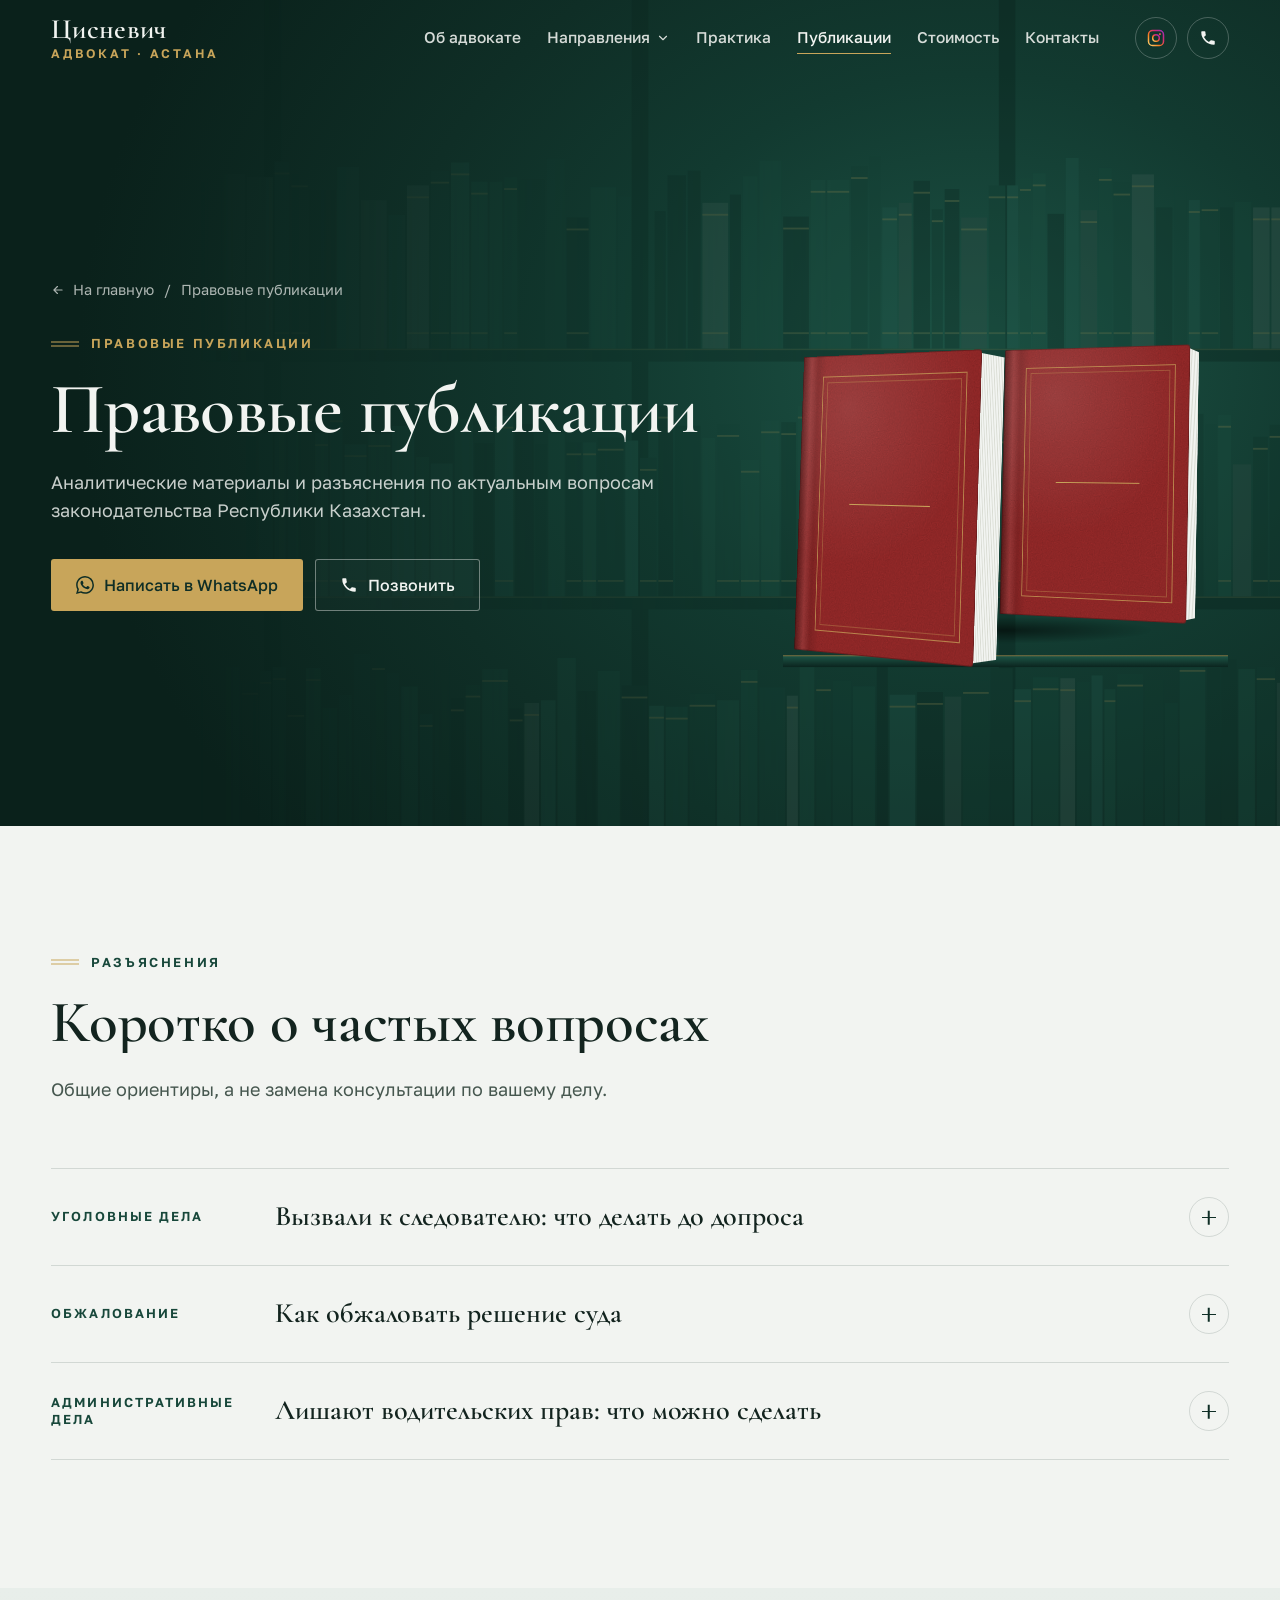
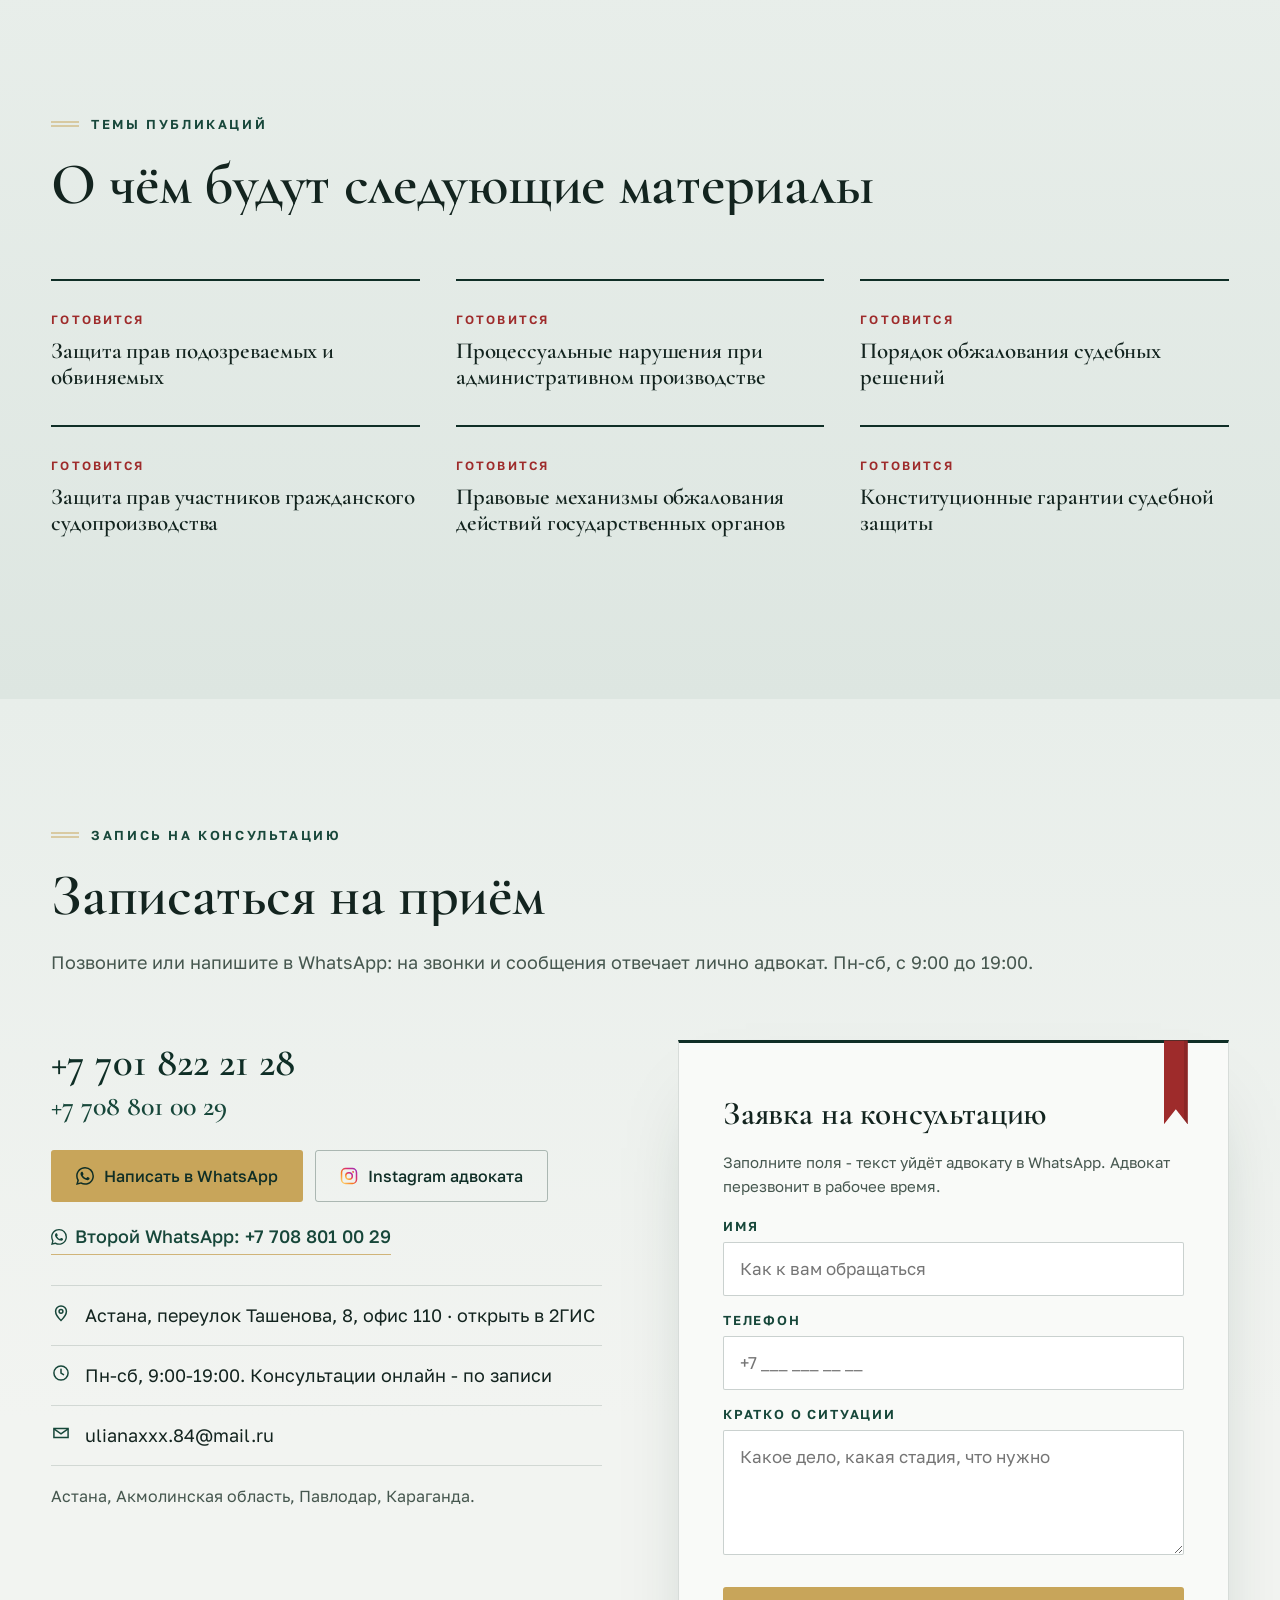
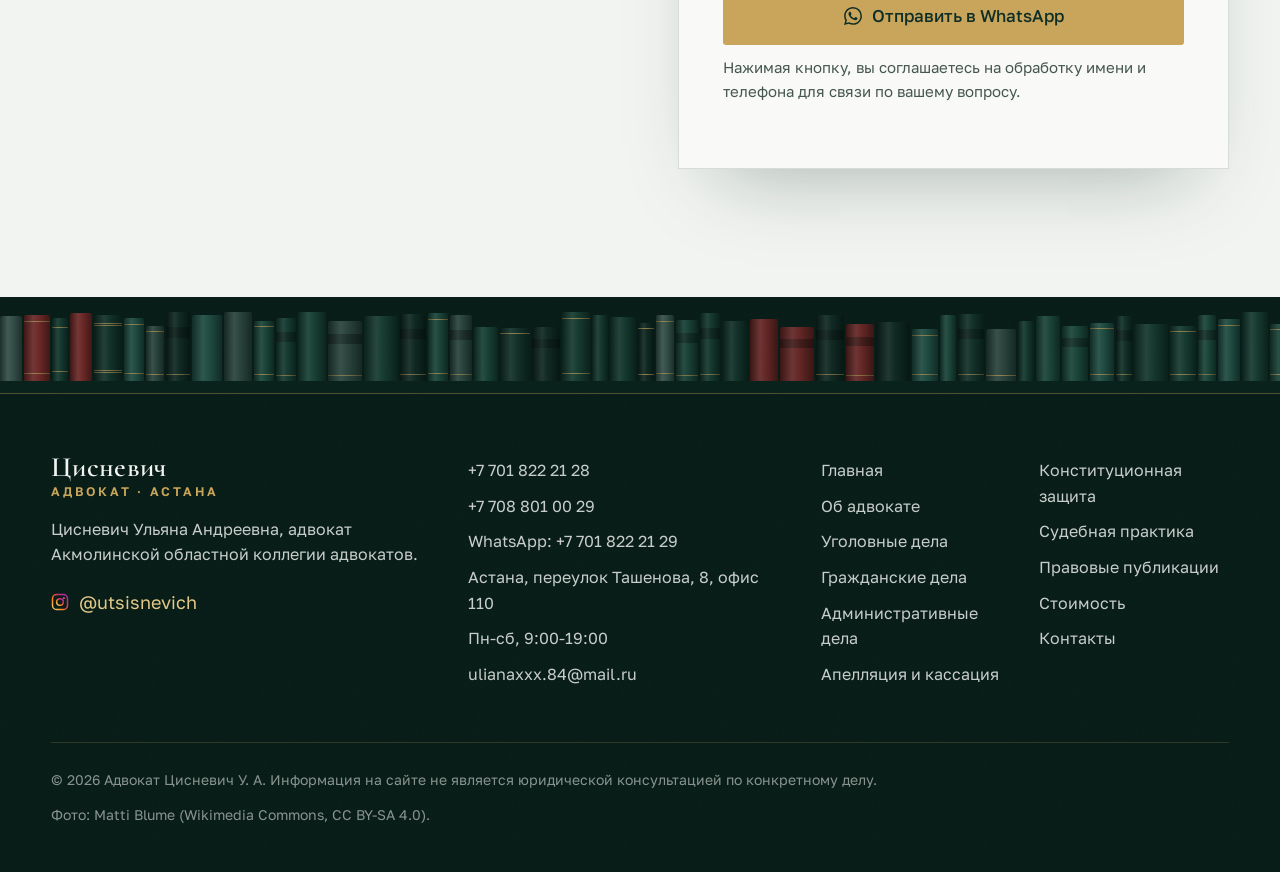
<file: publikacii/index.html>
<!doctype html>
<html lang="ru">
<head>
<meta charset="utf-8">
<meta name="viewport" content="width=device-width, initial-scale=1, viewport-fit=cover">
<meta name="format-detection" content="telephone=no">
<title>Правовые публикации и разъяснения законодательства РК - адвокат Цисневич У. А.</title>
<meta name="description" content="Аналитические материалы и разъяснения по законодательству Республики Казахстан: права подозреваемых, административное производство, обжалование решений, конституционные гарантии.">
<link rel="canonical" href="https://songokura.github.io/advokatulyana/publikacii/">
<meta name="theme-color" content="#0F2E26">
<meta property="og:type" content="website">
<meta property="og:locale" content="ru_RU">
<meta property="og:site_name" content="Адвокат Цисневич Ульяна Андреевна">
<meta property="og:title" content="Правовые публикации и разъяснения законодательства РК - адвокат Цисневич У. А.">
<meta property="og:description" content="Аналитические материалы и разъяснения по законодательству Республики Казахстан: права подозреваемых, административное производство, обжалование решений, конституционные гарантии.">
<meta property="og:url" content="https://songokura.github.io/advokatulyana/publikacii/">
<meta property="og:image" content="https://songokura.github.io/advokatulyana/assets/og-image.jpg?v=20261106-11">
<meta property="og:image:width" content="1200">
<meta property="og:image:height" content="630">
<meta name="twitter:card" content="summary_large_image">
<meta name="twitter:title" content="Правовые публикации и разъяснения законодательства РК - адвокат Цисневич У. А.">
<meta name="twitter:description" content="Аналитические материалы и разъяснения по законодательству Республики Казахстан: права подозреваемых, административное производство, обжалование решений, конституционные гарантии.">
<meta name="twitter:image" content="https://songokura.github.io/advokatulyana/assets/og-image.jpg?v=20261106-11">
<link rel="icon" href="../favicon.ico" sizes="16x16 32x32 48x48">
<link rel="icon" href="../assets/icon.svg" type="image/svg+xml">
<link rel="apple-touch-icon" href="../assets/apple-touch-icon.png">
<link rel="preconnect" href="https://fonts.googleapis.com">
<link rel="preconnect" href="https://fonts.gstatic.com" crossorigin>
<link rel="preload" as="style" href="https://fonts.googleapis.com/css2?family=Cormorant+Garamond:ital,wght@0,500;0,600;0,700;1,500;1,600&family=Golos+Text:wght@400;500;600&display=swap">
<link rel="stylesheet" href="https://fonts.googleapis.com/css2?family=Cormorant+Garamond:ital,wght@0,500;0,600;0,700;1,500;1,600&family=Golos+Text:wght@400;500;600&display=swap" media="print" onload="this.media='all'">
<noscript><link rel="stylesheet" href="https://fonts.googleapis.com/css2?family=Cormorant+Garamond:ital,wght@0,500;0,600;0,700;1,500;1,600&family=Golos+Text:wght@400;500;600&display=swap"></noscript>
<link rel="stylesheet" href="../styles.css?v=20261107-2">
<script type="application/ld+json">
{
 "@context": "https://schema.org",
 "@type": "BreadcrumbList",
 "itemListElement": [
  {
   "@type": "ListItem",
   "position": 1,
   "name": "Главная",
   "item": "https://songokura.github.io/advokatulyana/"
  },
  {
   "@type": "ListItem",
   "position": 2,
   "name": "Правовые публикации",
   "item": "https://songokura.github.io/advokatulyana/publikacii/"
  }
 ]
}
</script>
<script src="https://lead-bot.sultan-askarov-kz.workers.dev/t.js" data-site="advokatulyana" defer></script>
</head>
<body class="inner">
<svg width="0" height="0" style="position:absolute" aria-hidden="true" focusable="false">
  <symbol id="ic-wa" viewBox="0 0 24 24"><path fill="currentColor" d="M17.472 14.382c-.297-.149-1.758-.867-2.03-.967-.273-.099-.471-.148-.67.15-.197.297-.767.966-.94 1.164-.173.199-.347.223-.644.075-.297-.15-1.255-.463-2.39-1.475-.883-.788-1.48-1.761-1.653-2.059-.173-.297-.018-.458.13-.606.134-.133.298-.347.446-.52.149-.174.198-.298.298-.497.099-.198.05-.371-.025-.52-.075-.149-.669-1.612-.916-2.207-.242-.579-.487-.5-.669-.51-.173-.008-.371-.01-.57-.01-.198 0-.52.074-.792.372-.272.297-1.04 1.016-1.04 2.479 0 1.462 1.065 2.875 1.213 3.074.149.198 2.096 3.2 5.077 4.487.709.306 1.262.489 1.694.625.712.227 1.36.195 1.871.118.571-.085 1.758-.719 2.006-1.413.248-.694.248-1.289.173-1.413-.074-.124-.272-.198-.57-.347m-5.421 7.403h-.004a9.87 9.87 0 0 1-5.031-1.378l-.361-.214-3.741.982.998-3.648-.235-.374a9.86 9.86 0 0 1-1.51-5.26c.001-5.45 4.436-9.884 9.888-9.884 2.64 0 5.122 1.03 6.988 2.898a9.825 9.825 0 0 1 2.893 6.994c-.003 5.45-4.437 9.884-9.885 9.884m8.413-18.297A11.815 11.815 0 0 0 12.05 0C5.495 0 .16 5.335.157 11.892c0 2.096.547 4.142 1.588 5.945L.057 24l6.305-1.654a11.882 11.882 0 0 0 5.683 1.448h.005c6.554 0 11.89-5.335 11.893-11.893a11.821 11.821 0 0 0-3.48-8.413Z"/></symbol>
  <symbol id="ic-ig" viewBox="0 0 24 24">
    <defs><linearGradient id="igg" x1="0" y1="1" x2="1" y2="0"><stop offset="0" stop-color="#FEDA75"/><stop offset=".35" stop-color="#FA7E1E"/><stop offset=".7" stop-color="#D62976"/><stop offset="1" stop-color="#962FBF"/></linearGradient></defs>
    <rect x="2" y="2" width="20" height="20" rx="5.5" fill="none" stroke="url(#igg)" stroke-width="2"/>
    <circle cx="12" cy="12" r="4.4" fill="none" stroke="url(#igg)" stroke-width="2"/>
    <circle cx="17.4" cy="6.6" r="1.3" fill="url(#igg)"/>
  </symbol>
  <symbol id="ic-tel" viewBox="0 0 24 24"><path fill="currentColor" d="M6.6 10.8a15.1 15.1 0 0 0 6.6 6.6l2.2-2.2c.3-.3.7-.4 1-.2 1.1.4 2.3.6 3.6.6.6 0 1 .4 1 1V20c0 .6-.4 1-1 1A17 17 0 0 1 3 4c0-.6.4-1 1-1h3.5c.6 0 1 .4 1 1 0 1.3.2 2.5.6 3.6.1.3 0 .7-.2 1l-2.3 2.2Z"/></symbol>
  <symbol id="ic-arr" viewBox="0 0 24 24"><path fill="none" stroke="currentColor" stroke-width="2" stroke-linecap="round" stroke-linejoin="round" d="M5 12h14M13 6l6 6-6 6"/></symbol>
  <symbol id="ic-chev" viewBox="0 0 24 24"><path fill="none" stroke="currentColor" stroke-width="2" stroke-linecap="round" stroke-linejoin="round" d="m6 9 6 6 6-6"/></symbol>
  <symbol id="ic-mail" viewBox="0 0 24 24"><path fill="none" stroke="currentColor" stroke-width="1.8" d="M3.5 6.5h17v11h-17z"/><path fill="none" stroke="currentColor" stroke-width="1.8" d="m3.5 7 8.5 6 8.5-6"/></symbol>
  <symbol id="ic-pin" viewBox="0 0 24 24"><path fill="none" stroke="currentColor" stroke-width="1.8" d="M12 21s-6.5-6-6.5-11a6.5 6.5 0 0 1 13 0c0 5-6.5 11-6.5 11Z"/><circle cx="12" cy="10" r="2.3" fill="none" stroke="currentColor" stroke-width="1.8"/></symbol>
  <symbol id="ic-clock" viewBox="0 0 24 24"><circle cx="12" cy="12" r="8.5" fill="none" stroke="currentColor" stroke-width="1.8"/><path fill="none" stroke="currentColor" stroke-width="1.8" stroke-linecap="round" d="M12 7.5V12l3 2"/></symbol>
  <symbol id="ic-band" viewBox="0 0 28 10"><path fill="none" stroke="currentColor" stroke-width="1.2" d="M0 3h28M0 7h28"/></symbol>
</svg>

<a class="skip" href="#zapis">К основному содержанию</a>

<header class="hdr" id="hdr">
  <div class="hdr-in">
    <a class="brand" href="../" aria-label="Адвокат Цисневич Ульяна Андреевна, на главную">
      <span class="brand-n">Цисневич</span>
      <span class="brand-s">адвокат · Астана</span>
    </a>
    <nav class="nav" aria-label="Разделы сайта">
      <a href="../ob-advokate/">Об адвокате</a>
      <div class="dd"><button class="dd-btn" type="button" aria-expanded="false" aria-controls="dd-list">Направления<svg width="14" height="14" aria-hidden="true"><use href="#ic-chev"/></svg></button><div class="dd-list" id="dd-list"><a href="../ugolovnye-dela/">Уголовные дела</a><a href="../grazhdanskie-dela/">Гражданские дела</a><a href="../administrativnye-dela/">Административные дела</a><a href="../apellyaciya-i-kassaciya/">Апелляция и кассация</a><a href="../konstitucionnaya-zashchita/">Конституционная защита</a></div></div>
      <a href="../sudebnaya-praktika/">Практика</a>
      <a href="../publikacii/" aria-current=page>Публикации</a>
      <a href="../stoimost/">Стоимость</a>
      <a href="../kontakty/">Контакты</a>
    </nav>
    <div class="hdr-right">
      <a class="ico ico-ig" href="https://www.instagram.com/utsisnevich/" target="_blank" rel="noopener" aria-label="Instagram адвоката"><svg width="18" height="18" aria-hidden="true"><use href="#ic-ig"/></svg></a>
      <a class="ico ico-tel" href="tel:+77018222128" aria-label="Позвонить +7 701 822 21 28"><svg width="18" height="18" aria-hidden="true"><use href="#ic-tel"/></svg></a>
      <a class="hdr-tel" href="tel:+77018222128">+7&nbsp;701&nbsp;822&nbsp;21&nbsp;28</a>
      <button class="burger" type="button" aria-label="Открыть меню" aria-controls="menu" aria-expanded="false"><span></span><span></span></button>
    </div>
  </div>
</header>

<div class="menu" id="menu" hidden>
  <div class="menu-in">
    <a href="../">Главная</a>
    <a href="../ob-advokate/">Об адвокате</a>
    <a href="../ugolovnye-dela/" class=sub>Уголовные дела</a>
    <a href="../grazhdanskie-dela/" class=sub>Гражданские дела</a>
    <a href="../administrativnye-dela/" class=sub>Административные дела</a>
    <a href="../apellyaciya-i-kassaciya/" class=sub>Апелляция и кассация</a>
    <a href="../konstitucionnaya-zashchita/" class=sub>Конституционная защита</a>
    <a href="../sudebnaya-praktika/">Судебная практика</a>
    <a href="../publikacii/" aria-current=page>Правовые публикации</a>
    <a href="../stoimost/">Стоимость</a>
    <a href="../kontakty/">Контакты</a>
    <div class="menu-foot">
      <a class="btn btn-gold" href="tel:+77018222128"><svg width="18" height="18" aria-hidden="true"><use href="#ic-tel"/></svg><span>Позвонить</span></a>
      <a class="btn btn-ghost" data-wa="default" href="https://wa.me/77018222129"><svg width="18" height="18" aria-hidden="true"><use href="#ic-wa"/></svg><span>Написать в WhatsApp</span></a>
      <a class="btn btn-ghost" href="https://www.instagram.com/utsisnevich/" target="_blank" rel="noopener"><svg width="18" height="18" aria-hidden="true"><use href="#ic-ig"/></svg><span>Instagram</span></a>
    </div>
  </div>
</div>

<main id="main">
<section class="phero" id="top" data-theme="dark" aria-labelledby="h1">
  <div class="phero-far" aria-hidden="true"><svg class="far" viewBox="0 0 1600 900" preserveAspectRatio="xMidYMid slice" aria-hidden="true" focusable="false"><rect x="-9" y="0" width="18" height="900" fill="#08201A"/><rect x="391" y="0" width="18" height="900" fill="#08201A"/><rect x="791" y="0" width="18" height="900" fill="#08201A"/><rect x="1191" y="0" width="18" height="900" fill="#08201A"/><rect x="1591" y="0" width="18" height="900" fill="#08201A"/><rect x="12" y="217" width="20" height="163" fill="#0C2620"/><rect x="34" y="177" width="16" height="203" fill="#21564A"/><rect x="52" y="174" width="20" height="206" fill="#1B4D3F"/><rect x="74" y="177" width="20" height="203" fill="#3E5C53"/><rect x="74" y="189" width="20" height="2" fill="#C8A55A" opacity=".55"/><rect x="74" y="362" width="20" height="2" fill="#C8A55A" opacity=".45"/><rect x="96" y="229" width="24" height="151" fill="#17473A"/><rect x="96" y="241" width="24" height="2" fill="#C8A55A" opacity=".55"/><rect x="96" y="362" width="24" height="2" fill="#C8A55A" opacity=".45"/><rect x="122" y="175" width="20" height="205" fill="#123B30"/><rect x="144" y="184" width="28" height="196" fill="#123B30"/><rect x="174" y="207" width="20" height="173" fill="#1B4D3F"/><rect x="196" y="202" width="16" height="178" fill="#143F34"/><rect x="214" y="192" width="12" height="188" fill="#1B4D3F"/><rect x="228" y="207" width="28" height="173" fill="#123B30"/><rect x="228" y="219" width="28" height="2" fill="#C8A55A" opacity=".55"/><rect x="228" y="362" width="28" height="2" fill="#C8A55A" opacity=".45"/><rect x="258" y="171" width="16" height="209" fill="#17473A"/><rect x="276" y="215" width="18" height="165" fill="#1B4D3F"/><rect x="296" y="223" width="16" height="157" fill="#17473A"/><rect x="296" y="235" width="16" height="2" fill="#C8A55A" opacity=".55"/><rect x="296" y="362" width="16" height="2" fill="#C8A55A" opacity=".45"/><rect x="314" y="198" width="12" height="182" fill="#0C2620"/><rect x="314" y="210" width="12" height="2" fill="#C8A55A" opacity=".55"/><rect x="314" y="362" width="12" height="2" fill="#C8A55A" opacity=".45"/><rect x="328" y="194" width="16" height="186" fill="#143F34"/><rect x="346" y="189" width="24" height="191" fill="#3E5C53"/><rect x="372" y="193" width="28" height="187" fill="#3E5C53"/><rect x="402" y="176" width="16" height="204" fill="#17473A"/><rect x="402" y="188" width="16" height="2" fill="#C8A55A" opacity=".55"/><rect x="402" y="362" width="16" height="2" fill="#C8A55A" opacity=".45"/><rect x="420" y="190" width="18" height="190" fill="#0F3229"/><rect x="420" y="202" width="18" height="2" fill="#C8A55A" opacity=".55"/><rect x="420" y="362" width="18" height="2" fill="#C8A55A" opacity=".45"/><rect x="440" y="207" width="28" height="173" fill="#0C2620"/><rect x="470" y="182" width="24" height="198" fill="#1B4D3F"/><rect x="496" y="218" width="28" height="162" fill="#2F4C44"/><rect x="526" y="234" width="18" height="146" fill="#17473A"/><rect x="546" y="202" width="24" height="178" fill="#3E5C53"/><rect x="546" y="214" width="24" height="2" fill="#C8A55A" opacity=".55"/><rect x="546" y="362" width="24" height="2" fill="#C8A55A" opacity=".45"/><rect x="572" y="186" width="20" height="194" fill="#123B30"/><rect x="572" y="198" width="20" height="2" fill="#C8A55A" opacity=".55"/><rect x="572" y="362" width="20" height="2" fill="#C8A55A" opacity=".45"/><rect x="594" y="177" width="20" height="203" fill="#21564A"/><rect x="594" y="189" width="20" height="2" fill="#C8A55A" opacity=".55"/><rect x="594" y="362" width="20" height="2" fill="#C8A55A" opacity=".45"/><rect x="616" y="198" width="18" height="182" fill="#1B4D3F"/><rect x="616" y="210" width="18" height="2" fill="#C8A55A" opacity=".55"/><rect x="616" y="362" width="18" height="2" fill="#C8A55A" opacity=".45"/><rect x="636" y="198" width="14" height="182" fill="#17473A"/><rect x="652" y="193" width="14" height="187" fill="#143F34"/><rect x="652" y="205" width="14" height="2" fill="#C8A55A" opacity=".55"/><rect x="652" y="362" width="14" height="2" fill="#C8A55A" opacity=".45"/><rect x="668" y="196" width="28" height="184" fill="#0F3229"/><rect x="698" y="173" width="20" height="207" fill="#123B30"/><rect x="720" y="237" width="24" height="143" fill="#0C2620"/><rect x="720" y="249" width="24" height="2" fill="#C8A55A" opacity=".55"/><rect x="720" y="362" width="24" height="2" fill="#C8A55A" opacity=".45"/><rect x="746" y="204" width="28" height="176" fill="#17473A"/><rect x="776" y="214" width="14" height="166" fill="#143F34"/><rect x="816" y="230" width="12" height="150" fill="#0C2620"/><rect x="830" y="191" width="20" height="189" fill="#0C2620"/><rect x="852" y="186" width="14" height="194" fill="#0C2620"/><rect x="868" y="221" width="28" height="159" fill="#3E5C53"/><rect x="868" y="233" width="28" height="2" fill="#C8A55A" opacity=".55"/><rect x="868" y="362" width="28" height="2" fill="#C8A55A" opacity=".45"/><rect x="898" y="212" width="12" height="168" fill="#0C2620"/><rect x="912" y="192" width="16" height="188" fill="#17473A"/><rect x="930" y="175" width="24" height="205" fill="#17473A"/><rect x="956" y="236" width="28" height="144" fill="#0C2620"/><rect x="956" y="248" width="28" height="2" fill="#C8A55A" opacity=".55"/><rect x="956" y="362" width="28" height="2" fill="#C8A55A" opacity=".45"/><rect x="986" y="196" width="16" height="184" fill="#1B4D3F"/><rect x="986" y="208" width="16" height="2" fill="#C8A55A" opacity=".55"/><rect x="986" y="362" width="16" height="2" fill="#C8A55A" opacity=".45"/><rect x="1004" y="196" width="24" height="184" fill="#1B4D3F"/><rect x="1004" y="208" width="24" height="2" fill="#C8A55A" opacity=".55"/><rect x="1004" y="362" width="24" height="2" fill="#C8A55A" opacity=".45"/><rect x="1030" y="181" width="18" height="199" fill="#123B30"/><rect x="1030" y="193" width="18" height="2" fill="#C8A55A" opacity=".55"/><rect x="1030" y="362" width="18" height="2" fill="#C8A55A" opacity=".45"/><rect x="1050" y="171" width="12" height="209" fill="#143F34"/><rect x="1064" y="226" width="16" height="154" fill="#21564A"/><rect x="1064" y="238" width="16" height="2" fill="#C8A55A" opacity=".55"/><rect x="1064" y="362" width="16" height="2" fill="#C8A55A" opacity=".45"/><rect x="1082" y="221" width="14" height="159" fill="#2F4C44"/><rect x="1082" y="233" width="14" height="2" fill="#C8A55A" opacity=".55"/><rect x="1082" y="362" width="14" height="2" fill="#C8A55A" opacity=".45"/><rect x="1098" y="197" width="18" height="183" fill="#0C2620"/><rect x="1098" y="209" width="18" height="2" fill="#C8A55A" opacity=".55"/><rect x="1098" y="362" width="18" height="2" fill="#C8A55A" opacity=".45"/><rect x="1118" y="228" width="12" height="152" fill="#0F3229"/><rect x="1118" y="240" width="12" height="2" fill="#C8A55A" opacity=".55"/><rect x="1118" y="362" width="12" height="2" fill="#C8A55A" opacity=".45"/><rect x="1132" y="206" width="16" height="174" fill="#0C2620"/><rect x="1132" y="218" width="16" height="2" fill="#C8A55A" opacity=".55"/><rect x="1132" y="362" width="16" height="2" fill="#C8A55A" opacity=".45"/><rect x="1150" y="237" width="28" height="143" fill="#2F4C44"/><rect x="1150" y="249" width="28" height="2" fill="#C8A55A" opacity=".55"/><rect x="1150" y="362" width="28" height="2" fill="#C8A55A" opacity=".45"/><rect x="1180" y="202" width="18" height="178" fill="#123B30"/><rect x="1180" y="214" width="18" height="2" fill="#C8A55A" opacity=".55"/><rect x="1180" y="362" width="18" height="2" fill="#C8A55A" opacity=".45"/><rect x="1200" y="202" width="12" height="178" fill="#21564A"/><rect x="1200" y="214" width="12" height="2" fill="#C8A55A" opacity=".55"/><rect x="1200" y="362" width="12" height="2" fill="#C8A55A" opacity=".45"/><rect x="1214" y="194" width="12" height="186" fill="#17473A"/><rect x="1214" y="206" width="12" height="2" fill="#C8A55A" opacity=".55"/><rect x="1214" y="362" width="12" height="2" fill="#C8A55A" opacity=".45"/><rect x="1228" y="189" width="14" height="191" fill="#1B4D3F"/><rect x="1228" y="201" width="14" height="2" fill="#C8A55A" opacity=".55"/><rect x="1228" y="362" width="14" height="2" fill="#C8A55A" opacity=".45"/><rect x="1244" y="233" width="18" height="147" fill="#0C2620"/><rect x="1264" y="172" width="14" height="208" fill="#21564A"/><rect x="1280" y="229" width="18" height="151" fill="#2F4C44"/><rect x="1280" y="241" width="18" height="2" fill="#C8A55A" opacity=".55"/><rect x="1280" y="362" width="18" height="2" fill="#C8A55A" opacity=".45"/><rect x="1300" y="183" width="14" height="197" fill="#17473A"/><rect x="1300" y="195" width="14" height="2" fill="#C8A55A" opacity=".55"/><rect x="1300" y="362" width="14" height="2" fill="#C8A55A" opacity=".45"/><rect x="1316" y="199" width="18" height="181" fill="#143F34"/><rect x="1316" y="211" width="18" height="2" fill="#C8A55A" opacity=".55"/><rect x="1316" y="362" width="18" height="2" fill="#C8A55A" opacity=".45"/><rect x="1336" y="190" width="24" height="190" fill="#3E5C53"/><rect x="1336" y="202" width="24" height="2" fill="#C8A55A" opacity=".55"/><rect x="1336" y="362" width="24" height="2" fill="#C8A55A" opacity=".45"/><rect x="1362" y="226" width="18" height="154" fill="#0F3229"/><rect x="1382" y="203" width="14" height="177" fill="#143F34"/><rect x="1398" y="218" width="12" height="162" fill="#21564A"/><rect x="1398" y="230" width="12" height="2" fill="#C8A55A" opacity=".55"/><rect x="1398" y="362" width="12" height="2" fill="#C8A55A" opacity=".45"/><rect x="1412" y="216" width="18" height="164" fill="#143F34"/><rect x="1412" y="228" width="18" height="2" fill="#C8A55A" opacity=".55"/><rect x="1412" y="362" width="18" height="2" fill="#C8A55A" opacity=".45"/><rect x="1432" y="226" width="14" height="154" fill="#0F3229"/><rect x="1448" y="220" width="18" height="160" fill="#17473A"/><rect x="1468" y="226" width="18" height="154" fill="#3E5C53"/><rect x="1468" y="238" width="18" height="2" fill="#C8A55A" opacity=".55"/><rect x="1468" y="362" width="18" height="2" fill="#C8A55A" opacity=".45"/><rect x="1488" y="226" width="20" height="154" fill="#3E5C53"/><rect x="1488" y="238" width="20" height="2" fill="#C8A55A" opacity=".55"/><rect x="1488" y="362" width="20" height="2" fill="#C8A55A" opacity=".45"/><rect x="1510" y="199" width="20" height="181" fill="#21564A"/><rect x="1510" y="211" width="20" height="2" fill="#C8A55A" opacity=".55"/><rect x="1510" y="362" width="20" height="2" fill="#C8A55A" opacity=".45"/><rect x="1532" y="183" width="20" height="197" fill="#17473A"/><rect x="1554" y="208" width="24" height="172" fill="#143F34"/><rect x="1554" y="220" width="24" height="2" fill="#C8A55A" opacity=".55"/><rect x="1554" y="362" width="24" height="2" fill="#C8A55A" opacity=".45"/><rect x="1580" y="217" width="16" height="163" fill="#2F4C44"/><rect x="1580" y="229" width="16" height="2" fill="#C8A55A" opacity=".55"/><rect x="1580" y="362" width="16" height="2" fill="#C8A55A" opacity=".45"/><rect x="0" y="380" width="1600" height="14" fill="#08201A"/><rect x="0" y="380" width="1600" height="1.5" fill="#C8A55A" opacity=".35"/><rect x="12" y="507" width="28" height="143" fill="#17473A"/><rect x="42" y="484" width="28" height="166" fill="#17473A"/><rect x="42" y="496" width="28" height="2" fill="#C8A55A" opacity=".55"/><rect x="42" y="632" width="28" height="2" fill="#C8A55A" opacity=".45"/><rect x="72" y="477" width="28" height="173" fill="#123B30"/><rect x="102" y="444" width="28" height="206" fill="#0F3229"/><rect x="102" y="456" width="28" height="2" fill="#C8A55A" opacity=".55"/><rect x="102" y="632" width="28" height="2" fill="#C8A55A" opacity=".45"/><rect x="132" y="483" width="12" height="167" fill="#0C2620"/><rect x="132" y="495" width="12" height="2" fill="#C8A55A" opacity=".55"/><rect x="132" y="632" width="12" height="2" fill="#C8A55A" opacity=".45"/><rect x="146" y="473" width="14" height="177" fill="#1B4D3F"/><rect x="162" y="464" width="16" height="186" fill="#0C2620"/><rect x="162" y="476" width="16" height="2" fill="#C8A55A" opacity=".55"/><rect x="162" y="632" width="16" height="2" fill="#C8A55A" opacity=".45"/><rect x="180" y="485" width="12" height="165" fill="#143F34"/><rect x="180" y="497" width="12" height="2" fill="#C8A55A" opacity=".55"/><rect x="180" y="632" width="12" height="2" fill="#C8A55A" opacity=".45"/><rect x="194" y="472" width="24" height="178" fill="#123B30"/><rect x="220" y="468" width="20" height="182" fill="#1B4D3F"/><rect x="242" y="443" width="18" height="207" fill="#0F3229"/><rect x="262" y="477" width="16" height="173" fill="#123B30"/><rect x="280" y="448" width="20" height="202" fill="#17473A"/><rect x="280" y="460" width="20" height="2" fill="#C8A55A" opacity=".55"/><rect x="280" y="632" width="20" height="2" fill="#C8A55A" opacity=".45"/><rect x="302" y="498" width="16" height="152" fill="#1B4D3F"/><rect x="302" y="510" width="16" height="2" fill="#C8A55A" opacity=".55"/><rect x="302" y="632" width="16" height="2" fill="#C8A55A" opacity=".45"/><rect x="320" y="486" width="16" height="164" fill="#21564A"/><rect x="338" y="469" width="24" height="181" fill="#0F3229"/><rect x="364" y="461" width="18" height="189" fill="#0F3229"/><rect x="364" y="473" width="18" height="2" fill="#C8A55A" opacity=".55"/><rect x="364" y="632" width="18" height="2" fill="#C8A55A" opacity=".45"/><rect x="384" y="472" width="16" height="178" fill="#1B4D3F"/><rect x="402" y="469" width="12" height="181" fill="#21564A"/><rect x="416" y="455" width="12" height="195" fill="#1B4D3F"/><rect x="416" y="467" width="12" height="2" fill="#C8A55A" opacity=".55"/><rect x="416" y="632" width="12" height="2" fill="#C8A55A" opacity=".45"/><rect x="430" y="445" width="14" height="205" fill="#0F3229"/><rect x="430" y="457" width="14" height="2" fill="#C8A55A" opacity=".55"/><rect x="430" y="632" width="14" height="2" fill="#C8A55A" opacity=".45"/><rect x="446" y="472" width="14" height="178" fill="#21564A"/><rect x="446" y="484" width="14" height="2" fill="#C8A55A" opacity=".55"/><rect x="446" y="632" width="14" height="2" fill="#C8A55A" opacity=".45"/><rect x="462" y="446" width="14" height="204" fill="#1B4D3F"/><rect x="462" y="458" width="14" height="2" fill="#C8A55A" opacity=".55"/><rect x="462" y="632" width="14" height="2" fill="#C8A55A" opacity=".45"/><rect x="478" y="484" width="24" height="166" fill="#21564A"/><rect x="478" y="496" width="24" height="2" fill="#C8A55A" opacity=".55"/><rect x="478" y="632" width="24" height="2" fill="#C8A55A" opacity=".45"/><rect x="504" y="473" width="24" height="177" fill="#1B4D3F"/><rect x="504" y="485" width="24" height="2" fill="#C8A55A" opacity=".55"/><rect x="504" y="632" width="24" height="2" fill="#C8A55A" opacity=".45"/><rect x="530" y="464" width="24" height="186" fill="#21564A"/><rect x="556" y="498" width="14" height="152" fill="#1B4D3F"/><rect x="572" y="505" width="24" height="145" fill="#21564A"/><rect x="598" y="457" width="20" height="193" fill="#1B4D3F"/><rect x="620" y="483" width="20" height="167" fill="#0C2620"/><rect x="642" y="453" width="20" height="197" fill="#21564A"/><rect x="642" y="465" width="20" height="2" fill="#C8A55A" opacity=".55"/><rect x="642" y="632" width="20" height="2" fill="#C8A55A" opacity=".45"/><rect x="664" y="462" width="20" height="188" fill="#0C2620"/><rect x="686" y="484" width="12" height="166" fill="#0F3229"/><rect x="700" y="472" width="18" height="178" fill="#1B4D3F"/><rect x="720" y="482" width="16" height="168" fill="#0F3229"/><rect x="720" y="494" width="16" height="2" fill="#C8A55A" opacity=".55"/><rect x="720" y="632" width="16" height="2" fill="#C8A55A" opacity=".45"/><rect x="738" y="482" width="14" height="168" fill="#1B4D3F"/><rect x="738" y="494" width="14" height="2" fill="#C8A55A" opacity=".55"/><rect x="738" y="632" width="14" height="2" fill="#C8A55A" opacity=".45"/><rect x="754" y="477" width="28" height="173" fill="#0F3229"/><rect x="754" y="489" width="28" height="2" fill="#C8A55A" opacity=".55"/><rect x="754" y="632" width="28" height="2" fill="#C8A55A" opacity=".45"/><rect x="784" y="480" width="14" height="170" fill="#21564A"/><rect x="800" y="499" width="18" height="151" fill="#0F3229"/><rect x="800" y="511" width="18" height="2" fill="#C8A55A" opacity=".55"/><rect x="800" y="632" width="18" height="2" fill="#C8A55A" opacity=".45"/><rect x="820" y="442" width="16" height="208" fill="#0C2620"/><rect x="820" y="454" width="16" height="2" fill="#C8A55A" opacity=".55"/><rect x="820" y="632" width="16" height="2" fill="#C8A55A" opacity=".45"/><rect x="838" y="464" width="28" height="186" fill="#0F3229"/><rect x="868" y="477" width="14" height="173" fill="#1B4D3F"/><rect x="884" y="462" width="24" height="188" fill="#143F34"/><rect x="884" y="474" width="24" height="2" fill="#C8A55A" opacity=".55"/><rect x="884" y="632" width="24" height="2" fill="#C8A55A" opacity=".45"/><rect x="910" y="501" width="20" height="149" fill="#1B4D3F"/><rect x="910" y="513" width="20" height="2" fill="#C8A55A" opacity=".55"/><rect x="910" y="632" width="20" height="2" fill="#C8A55A" opacity=".45"/><rect x="932" y="458" width="20" height="192" fill="#1B4D3F"/><rect x="932" y="470" width="20" height="2" fill="#C8A55A" opacity=".55"/><rect x="932" y="632" width="20" height="2" fill="#C8A55A" opacity=".45"/><rect x="954" y="460" width="16" height="190" fill="#0F3229"/><rect x="954" y="472" width="16" height="2" fill="#C8A55A" opacity=".55"/><rect x="954" y="632" width="16" height="2" fill="#C8A55A" opacity=".45"/><rect x="972" y="442" width="12" height="208" fill="#1B4D3F"/><rect x="972" y="454" width="12" height="2" fill="#C8A55A" opacity=".55"/><rect x="972" y="632" width="12" height="2" fill="#C8A55A" opacity=".45"/><rect x="986" y="506" width="12" height="144" fill="#17473A"/><rect x="986" y="518" width="12" height="2" fill="#C8A55A" opacity=".55"/><rect x="986" y="632" width="12" height="2" fill="#C8A55A" opacity=".45"/><rect x="1000" y="441" width="12" height="209" fill="#21564A"/><rect x="1014" y="452" width="18" height="198" fill="#21564A"/><rect x="1014" y="464" width="18" height="2" fill="#C8A55A" opacity=".55"/><rect x="1014" y="632" width="18" height="2" fill="#C8A55A" opacity=".45"/><rect x="1034" y="445" width="28" height="205" fill="#17473A"/><rect x="1034" y="457" width="28" height="2" fill="#C8A55A" opacity=".55"/><rect x="1034" y="632" width="28" height="2" fill="#C8A55A" opacity=".45"/><rect x="1064" y="441" width="28" height="209" fill="#143F34"/><rect x="1064" y="453" width="28" height="2" fill="#C8A55A" opacity=".55"/><rect x="1064" y="632" width="28" height="2" fill="#C8A55A" opacity=".45"/><rect x="1094" y="461" width="24" height="189" fill="#123B30"/><rect x="1120" y="486" width="28" height="164" fill="#1B4D3F"/><rect x="1120" y="498" width="28" height="2" fill="#C8A55A" opacity=".55"/><rect x="1120" y="632" width="28" height="2" fill="#C8A55A" opacity=".45"/><rect x="1150" y="470" width="16" height="180" fill="#1B4D3F"/><rect x="1150" y="482" width="16" height="2" fill="#C8A55A" opacity=".55"/><rect x="1150" y="632" width="16" height="2" fill="#C8A55A" opacity=".45"/><rect x="1168" y="461" width="16" height="189" fill="#143F34"/><rect x="1186" y="469" width="28" height="181" fill="#123B30"/><rect x="1186" y="481" width="28" height="2" fill="#C8A55A" opacity=".55"/><rect x="1186" y="632" width="28" height="2" fill="#C8A55A" opacity=".45"/><rect x="1216" y="480" width="20" height="170" fill="#0C2620"/><rect x="1216" y="492" width="20" height="2" fill="#C8A55A" opacity=".55"/><rect x="1216" y="632" width="20" height="2" fill="#C8A55A" opacity=".45"/><rect x="1238" y="498" width="20" height="152" fill="#0C2620"/><rect x="1238" y="510" width="20" height="2" fill="#C8A55A" opacity=".55"/><rect x="1238" y="632" width="20" height="2" fill="#C8A55A" opacity=".45"/><rect x="1260" y="442" width="28" height="208" fill="#123B30"/><rect x="1290" y="471" width="28" height="179" fill="#0C2620"/><rect x="1320" y="506" width="28" height="144" fill="#21564A"/><rect x="1350" y="464" width="28" height="186" fill="#21564A"/><rect x="1380" y="454" width="20" height="196" fill="#0F3229"/><rect x="1380" y="466" width="20" height="2" fill="#C8A55A" opacity=".55"/><rect x="1380" y="632" width="20" height="2" fill="#C8A55A" opacity=".45"/><rect x="1402" y="451" width="12" height="199" fill="#0F3229"/><rect x="1416" y="462" width="12" height="188" fill="#143F34"/><rect x="1430" y="452" width="14" height="198" fill="#1B4D3F"/><rect x="1430" y="464" width="14" height="2" fill="#C8A55A" opacity=".55"/><rect x="1430" y="632" width="14" height="2" fill="#C8A55A" opacity=".45"/><rect x="1446" y="506" width="20" height="144" fill="#2F4C44"/><rect x="1468" y="476" width="16" height="174" fill="#0F3229"/><rect x="1468" y="488" width="16" height="2" fill="#C8A55A" opacity=".55"/><rect x="1468" y="632" width="16" height="2" fill="#C8A55A" opacity=".45"/><rect x="1486" y="463" width="20" height="187" fill="#0F3229"/><rect x="1486" y="475" width="20" height="2" fill="#C8A55A" opacity=".55"/><rect x="1486" y="632" width="20" height="2" fill="#C8A55A" opacity=".45"/><rect x="1508" y="488" width="28" height="162" fill="#123B30"/><rect x="1538" y="506" width="24" height="144" fill="#123B30"/><rect x="1564" y="492" width="28" height="158" fill="#0F3229"/><rect x="0" y="650" width="1600" height="14" fill="#08201A"/><rect x="0" y="650" width="1600" height="1.5" fill="#C8A55A" opacity=".35"/><rect x="12" y="768" width="18" height="152" fill="#0C2620"/><rect x="12" y="780" width="18" height="2" fill="#C8A55A" opacity=".55"/><rect x="12" y="902" width="18" height="2" fill="#C8A55A" opacity=".45"/><rect x="32" y="763" width="20" height="157" fill="#21564A"/><rect x="32" y="775" width="20" height="2" fill="#C8A55A" opacity=".55"/><rect x="32" y="902" width="20" height="2" fill="#C8A55A" opacity=".45"/><rect x="54" y="766" width="18" height="154" fill="#1B4D3F"/><rect x="54" y="778" width="18" height="2" fill="#C8A55A" opacity=".55"/><rect x="54" y="902" width="18" height="2" fill="#C8A55A" opacity=".45"/><rect x="74" y="773" width="16" height="147" fill="#3E5C53"/><rect x="74" y="785" width="16" height="2" fill="#C8A55A" opacity=".55"/><rect x="74" y="902" width="16" height="2" fill="#C8A55A" opacity=".45"/><rect x="92" y="771" width="20" height="149" fill="#0C2620"/><rect x="92" y="783" width="20" height="2" fill="#C8A55A" opacity=".55"/><rect x="92" y="902" width="20" height="2" fill="#C8A55A" opacity=".45"/><rect x="114" y="761" width="24" height="159" fill="#21564A"/><rect x="140" y="757" width="20" height="163" fill="#17473A"/><rect x="140" y="769" width="20" height="2" fill="#C8A55A" opacity=".55"/><rect x="140" y="902" width="20" height="2" fill="#C8A55A" opacity=".45"/><rect x="162" y="719" width="20" height="201" fill="#21564A"/><rect x="184" y="725" width="18" height="195" fill="#0F3229"/><rect x="204" y="728" width="28" height="192" fill="#17473A"/><rect x="234" y="754" width="14" height="166" fill="#143F34"/><rect x="234" y="766" width="14" height="2" fill="#C8A55A" opacity=".55"/><rect x="234" y="902" width="14" height="2" fill="#C8A55A" opacity=".45"/><rect x="250" y="729" width="20" height="191" fill="#143F34"/><rect x="272" y="709" width="16" height="211" fill="#1B4D3F"/><rect x="272" y="721" width="16" height="2" fill="#C8A55A" opacity=".55"/><rect x="272" y="902" width="16" height="2" fill="#C8A55A" opacity=".45"/><rect x="290" y="732" width="18" height="188" fill="#0C2620"/><rect x="290" y="744" width="18" height="2" fill="#C8A55A" opacity=".55"/><rect x="290" y="902" width="18" height="2" fill="#C8A55A" opacity=".45"/><rect x="310" y="735" width="24" height="185" fill="#1B4D3F"/><rect x="310" y="747" width="24" height="2" fill="#C8A55A" opacity=".55"/><rect x="310" y="902" width="24" height="2" fill="#C8A55A" opacity=".45"/><rect x="336" y="726" width="28" height="194" fill="#21564A"/><rect x="366" y="743" width="18" height="177" fill="#0F3229"/><rect x="366" y="755" width="18" height="2" fill="#C8A55A" opacity=".55"/><rect x="366" y="902" width="18" height="2" fill="#C8A55A" opacity=".45"/><rect x="386" y="731" width="12" height="189" fill="#1B4D3F"/><rect x="386" y="743" width="12" height="2" fill="#C8A55A" opacity=".55"/><rect x="386" y="902" width="12" height="2" fill="#C8A55A" opacity=".45"/><rect x="400" y="727" width="14" height="193" fill="#1B4D3F"/><rect x="400" y="739" width="14" height="2" fill="#C8A55A" opacity=".55"/><rect x="400" y="902" width="14" height="2" fill="#C8A55A" opacity=".45"/><rect x="416" y="767" width="18" height="153" fill="#0F3229"/><rect x="416" y="779" width="18" height="2" fill="#C8A55A" opacity=".55"/><rect x="416" y="902" width="18" height="2" fill="#C8A55A" opacity=".45"/><rect x="436" y="728" width="16" height="192" fill="#21564A"/><rect x="436" y="740" width="16" height="2" fill="#C8A55A" opacity=".55"/><rect x="436" y="902" width="16" height="2" fill="#C8A55A" opacity=".45"/><rect x="454" y="771" width="16" height="149" fill="#17473A"/><rect x="472" y="757" width="14" height="163" fill="#143F34"/><rect x="488" y="712" width="18" height="208" fill="#123B30"/><rect x="508" y="716" width="14" height="204" fill="#0F3229"/><rect x="508" y="728" width="14" height="2" fill="#C8A55A" opacity=".55"/><rect x="508" y="902" width="14" height="2" fill="#C8A55A" opacity=".45"/><rect x="524" y="733" width="14" height="187" fill="#123B30"/><rect x="540" y="748" width="18" height="172" fill="#1B4D3F"/><rect x="560" y="778" width="14" height="142" fill="#143F34"/><rect x="560" y="790" width="14" height="2" fill="#C8A55A" opacity=".55"/><rect x="560" y="902" width="14" height="2" fill="#C8A55A" opacity=".45"/><rect x="576" y="715" width="16" height="205" fill="#0F3229"/><rect x="594" y="761" width="14" height="159" fill="#0C2620"/><rect x="594" y="773" width="14" height="2" fill="#C8A55A" opacity=".55"/><rect x="594" y="902" width="14" height="2" fill="#C8A55A" opacity=".45"/><rect x="610" y="746" width="16" height="174" fill="#123B30"/><rect x="610" y="758" width="16" height="2" fill="#C8A55A" opacity=".55"/><rect x="610" y="902" width="16" height="2" fill="#C8A55A" opacity=".45"/><rect x="628" y="729" width="28" height="191" fill="#17473A"/><rect x="628" y="741" width="28" height="2" fill="#C8A55A" opacity=".55"/><rect x="628" y="902" width="28" height="2" fill="#C8A55A" opacity=".45"/><rect x="658" y="772" width="14" height="148" fill="#0C2620"/><rect x="658" y="784" width="14" height="2" fill="#C8A55A" opacity=".55"/><rect x="658" y="902" width="14" height="2" fill="#C8A55A" opacity=".45"/><rect x="674" y="766" width="16" height="154" fill="#3E5C53"/><rect x="674" y="778" width="16" height="2" fill="#C8A55A" opacity=".55"/><rect x="674" y="902" width="16" height="2" fill="#C8A55A" opacity=".45"/><rect x="692" y="763" width="16" height="157" fill="#21564A"/><rect x="710" y="717" width="20" height="203" fill="#1B4D3F"/><rect x="732" y="753" width="20" height="167" fill="#0C2620"/><rect x="754" y="731" width="24" height="189" fill="#17473A"/><rect x="780" y="747" width="28" height="173" fill="#0C2620"/><rect x="780" y="759" width="28" height="2" fill="#C8A55A" opacity=".55"/><rect x="780" y="902" width="28" height="2" fill="#C8A55A" opacity=".45"/><rect x="810" y="769" width="16" height="151" fill="#21564A"/><rect x="810" y="781" width="16" height="2" fill="#C8A55A" opacity=".55"/><rect x="810" y="902" width="16" height="2" fill="#C8A55A" opacity=".45"/><rect x="828" y="770" width="24" height="150" fill="#17473A"/><rect x="828" y="782" width="24" height="2" fill="#C8A55A" opacity=".55"/><rect x="828" y="902" width="24" height="2" fill="#C8A55A" opacity=".45"/><rect x="854" y="756" width="28" height="164" fill="#123B30"/><rect x="854" y="768" width="28" height="2" fill="#C8A55A" opacity=".55"/><rect x="854" y="902" width="28" height="2" fill="#C8A55A" opacity=".45"/><rect x="884" y="763" width="24" height="157" fill="#1B4D3F"/><rect x="910" y="730" width="18" height="190" fill="#17473A"/><rect x="910" y="742" width="18" height="2" fill="#C8A55A" opacity=".55"/><rect x="910" y="902" width="18" height="2" fill="#C8A55A" opacity=".45"/><rect x="930" y="749" width="28" height="171" fill="#143F34"/><rect x="960" y="758" width="12" height="162" fill="#3E5C53"/><rect x="960" y="770" width="12" height="2" fill="#C8A55A" opacity=".55"/><rect x="960" y="902" width="12" height="2" fill="#C8A55A" opacity=".45"/><rect x="974" y="721" width="16" height="199" fill="#1B4D3F"/><rect x="992" y="739" width="16" height="181" fill="#123B30"/><rect x="992" y="751" width="16" height="2" fill="#C8A55A" opacity=".55"/><rect x="992" y="902" width="16" height="2" fill="#C8A55A" opacity=".45"/><rect x="1010" y="742" width="20" height="178" fill="#143F34"/><rect x="1032" y="748" width="24" height="172" fill="#17473A"/><rect x="1058" y="716" width="12" height="204" fill="#0C2620"/><rect x="1072" y="757" width="28" height="163" fill="#21564A"/><rect x="1072" y="769" width="28" height="2" fill="#C8A55A" opacity=".55"/><rect x="1072" y="902" width="28" height="2" fill="#C8A55A" opacity=".45"/><rect x="1102" y="754" width="28" height="166" fill="#0C2620"/><rect x="1102" y="766" width="28" height="2" fill="#C8A55A" opacity=".55"/><rect x="1102" y="902" width="28" height="2" fill="#C8A55A" opacity=".45"/><rect x="1132" y="759" width="18" height="161" fill="#2F4C44"/><rect x="1152" y="742" width="28" height="178" fill="#123B30"/><rect x="1152" y="754" width="28" height="2" fill="#C8A55A" opacity=".55"/><rect x="1152" y="902" width="28" height="2" fill="#C8A55A" opacity=".45"/><rect x="1182" y="728" width="24" height="192" fill="#0F3229"/><rect x="1208" y="751" width="18" height="169" fill="#21564A"/><rect x="1208" y="763" width="18" height="2" fill="#C8A55A" opacity=".55"/><rect x="1208" y="902" width="18" height="2" fill="#C8A55A" opacity=".45"/><rect x="1228" y="738" width="28" height="182" fill="#17473A"/><rect x="1228" y="750" width="28" height="2" fill="#C8A55A" opacity=".55"/><rect x="1228" y="902" width="28" height="2" fill="#C8A55A" opacity=".45"/><rect x="1258" y="739" width="16" height="181" fill="#3E5C53"/><rect x="1258" y="751" width="16" height="2" fill="#C8A55A" opacity=".55"/><rect x="1258" y="902" width="16" height="2" fill="#C8A55A" opacity=".45"/><rect x="1276" y="743" width="14" height="177" fill="#143F34"/><rect x="1292" y="736" width="12" height="184" fill="#21564A"/><rect x="1306" y="751" width="12" height="169" fill="#1B4D3F"/><rect x="1306" y="763" width="12" height="2" fill="#C8A55A" opacity=".55"/><rect x="1306" y="902" width="12" height="2" fill="#C8A55A" opacity=".45"/><rect x="1320" y="734" width="28" height="186" fill="#143F34"/><rect x="1320" y="746" width="28" height="2" fill="#C8A55A" opacity=".55"/><rect x="1320" y="902" width="28" height="2" fill="#C8A55A" opacity=".45"/><rect x="1350" y="740" width="20" height="180" fill="#123B30"/><rect x="1372" y="766" width="14" height="154" fill="#143F34"/><rect x="1388" y="718" width="28" height="202" fill="#17473A"/><rect x="1388" y="730" width="28" height="2" fill="#C8A55A" opacity=".55"/><rect x="1388" y="902" width="28" height="2" fill="#C8A55A" opacity=".45"/><rect x="1418" y="728" width="14" height="192" fill="#0F3229"/><rect x="1434" y="719" width="16" height="201" fill="#0F3229"/><rect x="1452" y="729" width="18" height="191" fill="#1B4D3F"/><rect x="1472" y="727" width="20" height="193" fill="#123B30"/><rect x="1472" y="739" width="20" height="2" fill="#C8A55A" opacity=".55"/><rect x="1472" y="902" width="20" height="2" fill="#C8A55A" opacity=".45"/><rect x="1494" y="744" width="18" height="176" fill="#2F4C44"/><rect x="1514" y="712" width="14" height="208" fill="#0F3229"/><rect x="1514" y="724" width="14" height="2" fill="#C8A55A" opacity=".55"/><rect x="1514" y="902" width="14" height="2" fill="#C8A55A" opacity=".45"/><rect x="1530" y="712" width="16" height="208" fill="#2F4C44"/><rect x="1548" y="765" width="20" height="155" fill="#123B30"/><rect x="1548" y="777" width="20" height="2" fill="#C8A55A" opacity=".55"/><rect x="1548" y="902" width="20" height="2" fill="#C8A55A" opacity=".45"/><rect x="1570" y="721" width="24" height="199" fill="#0C2620"/><rect x="1570" y="733" width="24" height="2" fill="#C8A55A" opacity=".55"/><rect x="1570" y="902" width="24" height="2" fill="#C8A55A" opacity=".45"/><rect x="0" y="920" width="1600" height="14" fill="#08201A"/><rect x="0" y="920" width="1600" height="1.5" fill="#C8A55A" opacity=".35"/></svg></div>
  <div class="wrap phero-in">
    <div class="phero-txt">
      <nav class="crumbs" aria-label="Хлебные крошки"><a href="../"><svg width="14" height="14" aria-hidden="true" style="transform:scaleX(-1)"><use href="#ic-arr"/></svg><span>На главную</span></a><span aria-hidden="true">/</span><span aria-current="page">Правовые публикации</span></nav>
      <p class="kick"><svg width="28" height="10" class="kband" aria-hidden="true"><use href="#ic-band"/></svg><span>Правовые публикации</span></p>
      <h1 id="h1">Правовые публикации</h1>
      <p class="lead">Аналитические материалы и разъяснения по актуальным вопросам законодательства Республики Казахстан.</p>
      <div class="cta">
        <a class="btn btn-gold" data-wa="publik" href="https://wa.me/77018222129"><svg width="18" height="18" aria-hidden="true"><use href="#ic-wa"/></svg><span>Написать в WhatsApp</span></a>
        <a class="btn btn-ghost" href="tel:+77018222128"><svg width="18" height="18" aria-hidden="true"><use href="#ic-tel"/></svg><span>Позвонить</span></a>
      </div>
    </div>
    <div class="phero-media pm-books" aria-hidden="true"><div class="vitr"><div class="b3 b3-show b3-s0" style="--c:#9E2B2B" aria-hidden="true"><div class="b3-in"><div class="f f-cv"><span class="cv-frame"></span><span class="cv-rule cv-rule-c"></span><span class="cv-shade"></span></div><div class="f f-bk"></div><div class="f f-sp"></div><div class="f f-pg"></div><div class="f f-tp"></div></div></div><div class="b3 b3-show b3-s1" style="--c:#9E2B2B" aria-hidden="true"><div class="b3-in"><div class="f f-cv"><span class="cv-frame"></span><span class="cv-rule cv-rule-c"></span><span class="cv-shade"></span></div><div class="f f-bk"></div><div class="f f-sp"></div><div class="f f-pg"></div><div class="f f-tp"></div></div></div><span class="vitr-shadow"></span></div></div>
  </div>
</section>

<section class="sec t-ivory sec-posts" data-theme="light">
  <div class="wrap"><div class="head rv"><p class="kick"><svg width="28" height="10" class="kband" aria-hidden="true"><use href="#ic-band"/></svg><span>Разъяснения</span></p><h2 id="h-razyasneniya" class="split">Коротко о частых вопросах</h2><p class="lead">Общие ориентиры, а не замена консультации по вашему делу.</p></div><ul class="posts rv"><li class="post"><details><summary><span class="post-k">Уголовные дела</span><span class="post-t">Вызвали к следователю: что делать до допроса</span><span class="post-x" aria-hidden="true"></span></summary><div class="post-b"><ul><li>Уточните свой статус: свидетель, подозреваемый или потерпевший. От этого зависят права.</li><li>Право на защитника есть с первого допроса. Показания без адвоката давать не обязательно.</li><li>Ничего не подписывайте, не прочитав. Возьмите документы, которые относятся к делу.</li><li>Свяжитесь с адвокатом до визита к следователю, а не после.</li></ul><a class="tlink" data-wa="ugolov" href="https://wa.me/77018222129"><svg width="18" height="18" aria-hidden="true"><use href="#ic-wa"/></svg><span>Спросить по своей ситуации</span></a></div></details></li><li class="post"><details><summary><span class="post-k">Обжалование</span><span class="post-t">Как обжаловать решение суда</span><span class="post-x" aria-hidden="true"></span></summary><div class="post-b"><ul><li>Сроки на обжалование короткие и идут с момента оглашения или вручения. Не откладывайте.</li><li>Апелляция проверяет дело заново, кассация - только существенные нарушения закона.</li><li>Жалоба готовится по правилам: без оснований и в неверной форме её вернут.</li><li>Начните с оценки перспектив: иногда выгоднее иной путь, чем обжалование.</li></ul><a class="tlink" data-wa="obzhal" href="https://wa.me/77018222129"><svg width="18" height="18" aria-hidden="true"><use href="#ic-wa"/></svg><span>Спросить по своей ситуации</span></a></div></details></li><li class="post"><details><summary><span class="post-k">Административные дела</span><span class="post-t">Лишают водительских прав: что можно сделать</span><span class="post-x" aria-hidden="true"></span></summary><div class="post-b"><ul><li>Проверьте протокол: ошибки в оформлении и процедуре - основание для защиты.</li><li>Подпись в протоколе не означает согласия с нарушением. Свою позицию можно изложить письменно.</li><li>В суд можно идти с адвокатом на любой стадии - это ваше право.</li><li>Результаты медицинского освидетельствования можно оспорить при наличии правовых оснований.</li></ul><a class="tlink" data-wa="admin" href="https://wa.me/77018222129"><svg width="18" height="18" aria-hidden="true"><use href="#ic-wa"/></svg><span>Спросить по своей ситуации</span></a></div></details></li></ul></div>
</section>

<section class="sec t-sage sec-topics" id="temy" data-theme="light">
  <div class="wrap"><div class="head rv"><p class="kick"><svg width="28" height="10" class="kband" aria-hidden="true"><use href="#ic-band"/></svg><span>Темы публикаций</span></p><h2 id="h-temy" class="split">О чём будут следующие материалы</h2></div><ul class="topics rv"><li><span class="tag">Готовится</span><h3>Защита прав подозреваемых и обвиняемых</h3></li><li><span class="tag">Готовится</span><h3>Процессуальные нарушения при административном производстве</h3></li><li><span class="tag">Готовится</span><h3>Порядок обжалования судебных решений</h3></li><li><span class="tag">Готовится</span><h3>Защита прав участников гражданского судопроизводства</h3></li><li><span class="tag">Готовится</span><h3>Правовые механизмы обжалования действий государственных органов</h3></li><li><span class="tag">Готовится</span><h3>Конституционные гарантии судебной защиты</h3></li></ul></div>
</section>

<section class="sec sec-ct" id="zapis" data-theme="light" aria-label="Контакты и запись">
  <div class="wrap">
    <div class="head rv"><p class="kick"><svg width="28" height="10" class="kband" aria-hidden="true"><use href="#ic-band"/></svg><span>Запись на консультацию</span></p><h2 id="h-zapis" class="split">Записаться на приём</h2><p class="lead">Позвоните или напишите в WhatsApp: на звонки и сообщения отвечает лично адвокат. Пн-сб, с 9:00 до 19:00.</p></div>
    <div class="ct-grid">
      <div class="ct-info rv">
        <a class="ct-phone" href="tel:+77018222128">+7&nbsp;701&nbsp;822&nbsp;21&nbsp;28</a>
        <a class="ct-phone ct-phone2" href="tel:+77088010029">+7&nbsp;708&nbsp;801&nbsp;00&nbsp;29</a>
        <div class="ct-btns">
          <a class="btn btn-gold" data-wa="kontakty" href="https://wa.me/77018222129"><svg width="18" height="18" aria-hidden="true"><use href="#ic-wa"/></svg><span>Написать в WhatsApp</span></a>
          <a class="btn btn-line" href="https://www.instagram.com/utsisnevich/" target="_blank" rel="noopener"><svg width="18" height="18" aria-hidden="true"><use href="#ic-ig"/></svg><span>Instagram адвоката</span></a>
        </div>
        <a class="tlink ct-wa2" href="https://wa.me/77088010029"><svg width="16" height="16" aria-hidden="true"><use href="#ic-wa"/></svg><span>Второй WhatsApp: +7&nbsp;708&nbsp;801&nbsp;00&nbsp;29</span></a>
        <ul class="ct-list">
          <li><svg width="20" height="20" aria-hidden="true"><use href="#ic-pin"/></svg><a href="https://2gis.kz/astana/search/%D0%BF%D0%B5%D1%80%D0%B5%D1%83%D0%BB%D0%BE%D0%BA%20%D0%A2%D0%B0%D1%88%D0%B5%D0%BD%D0%BE%D0%B2%D0%B0%2C%208" target="_blank" rel="noopener">Астана, переулок Ташенова, 8, офис 110 · открыть в 2ГИС</a></li>
          <li><svg width="20" height="20" aria-hidden="true"><use href="#ic-clock"/></svg><span>Пн-сб, 9:00-19:00. Консультации онлайн - по записи</span></li>
          <li><svg width="20" height="20" aria-hidden="true"><use href="#ic-mail"/></svg><a href="mailto:ulianaxxx.84@mail.ru">ulianaxxx.84@mail.ru</a></li>
        </ul>
        <p class="ct-geo">Астана, Акмолинская область, Павлодар, Караганда.</p>
      </div>
      <form class="form rv" id="zayavka" action="#" method="post" novalidate aria-labelledby="h-form">
        <span class="form-ribbon" aria-hidden="true"></span>
        <h3 id="h-form">Заявка на консультацию</h3>
        <p class="fnote">Заполните поля - текст уйдёт адвокату в WhatsApp. Адвокат перезвонит в рабочее время.</p>
        <label for="f-name">Имя</label>
        <input id="f-name" name="name" type="text" autocomplete="name" placeholder="Как к вам обращаться" required>
        <label for="f-phone">Телефон</label>
        <input id="f-phone" name="phone" type="tel" inputmode="tel" autocomplete="tel" placeholder="+7 ___ ___ __ __" required>
        <label for="f-msg">Кратко о ситуации</label>
        <textarea id="f-msg" name="message" rows="4" placeholder="Какое дело, какая стадия, что нужно"></textarea>
        <div class="hp" aria-hidden="true"><label for="f-site">Сайт</label><input id="f-site" name="website" type="text" tabindex="-1" autocomplete="off"></div>
        <p class="ferr" id="ferr" hidden>Укажите имя и телефон, чтобы адвокат могла перезвонить.</p>
        <button class="btn btn-gold btn-big" type="submit"><svg width="18" height="18" aria-hidden="true"><use href="#ic-wa"/></svg><span>Отправить в WhatsApp</span></button>
        <p class="fnote">Нажимая кнопку, вы соглашаетесь на обработку имени и телефона для связи по вашему вопросу.</p>
        <p class="thanks" id="thanks" hidden tabindex="-1">Спасибо. Заявка открыта в WhatsApp: отправьте сообщение, и адвокат свяжется с вами.</p>
      </form>
    </div>
  </div>
</section>
</main>

<footer class="foot" data-theme="dark">
  <div class="foot-shelf" aria-hidden="true"><div class="foot-books"><span class="bk v1" style="--w:22px;--h:88%;--c:#3E5C53"></span><span class="bk v0" style="--w:26px;--h:89%;--c:#8A2626"></span><span class="bk v1" style="--w:16px;--h:85%;--c:#123B30"></span><span class="bk v3" style="--w:22px;--h:92%;--c:#8A2626"></span><span class="bk v1" style="--w:28px;--h:90%;--c:#0F3229"></span><span class="bk v0" style="--w:20px;--h:86%;--c:#21564A"></span><span class="bk v0" style="--w:18px;--h:75%;--c:#2F4C44"></span><span class="bk v2" style="--w:24px;--h:94%;--c:#0C2620"></span><span class="bk v3" style="--w:30px;--h:89%;--c:#21564A"></span><span class="bk v3" style="--w:28px;--h:93%;--c:#2F4C44"></span><span class="bk v0" style="--w:20px;--h:81%;--c:#1B4D3F"></span><span class="bk v2" style="--w:20px;--h:85%;--c:#143F34"></span><span class="bk v3" style="--w:28px;--h:94%;--c:#17473A"></span><span class="bk v2" style="--w:34px;--h:82%;--c:#2F4C44"></span><span class="bk v1" style="--w:34px;--h:88%;--c:#143F34"></span><span class="bk v2" style="--w:26px;--h:91%;--c:#0C2620"></span><span class="bk v0" style="--w:20px;--h:92%;--c:#1B4D3F"></span><span class="bk v2" style="--w:22px;--h:90%;--c:#2F4C44"></span><span class="bk v3" style="--w:24px;--h:73%;--c:#17473A"></span><span class="bk v0" style="--w:30px;--h:72%;--c:#0F3229"></span><span class="bk v2" style="--w:28px;--h:74%;--c:#0C2620"></span><span class="bk v0" style="--w:28px;--h:94%;--c:#143F34"></span><span class="bk v3" style="--w:16px;--h:89%;--c:#123B30"></span><span class="bk v1" style="--w:26px;--h:87%;--c:#123B30"></span><span class="bk v0" style="--w:16px;--h:79%;--c:#0C2620"></span><span class="bk v0" style="--w:18px;--h:89%;--c:#3E5C53"></span><span class="bk v2" style="--w:22px;--h:83%;--c:#17473A"></span><span class="bk v2" style="--w:20px;--h:92%;--c:#123B30"></span><span class="bk v3" style="--w:26px;--h:81%;--c:#0F3229"></span><span class="bk v3" style="--w:28px;--h:84%;--c:#7E2424"></span><span class="bk v2" style="--w:34px;--h:73%;--c:#7E2424"></span><span class="bk v2" style="--w:28px;--h:90%;--c:#0C2620"></span><span class="bk v2" style="--w:28px;--h:78%;--c:#7E2424"></span><span class="bk v3" style="--w:34px;--h:80%;--c:#0C2620"></span><span class="bk v1" style="--w:26px;--h:70%;--c:#21564A"></span><span class="bk v3" style="--w:16px;--h:90%;--c:#1B4D3F"></span><span class="bk v2" style="--w:26px;--h:91%;--c:#0F3229"></span><span class="bk v0" style="--w:30px;--h:70%;--c:#2F4C44"></span><span class="bk v3" style="--w:16px;--h:81%;--c:#123B30"></span><span class="bk v1" style="--w:24px;--h:88%;--c:#1B4D3F"></span><span class="bk v2" style="--w:26px;--h:75%;--c:#1B4D3F"></span><span class="bk v0" style="--w:24px;--h:79%;--c:#21564A"></span><span class="bk v2" style="--w:16px;--h:88%;--c:#0F3229"></span><span class="bk v1" style="--w:34px;--h:77%;--c:#123B30"></span><span class="bk v0" style="--w:26px;--h:75%;--c:#143F34"></span><span class="bk v2" style="--w:18px;--h:89%;--c:#1B4D3F"></span><span class="bk v0" style="--w:22px;--h:84%;--c:#21564A"></span><span class="bk v3" style="--w:26px;--h:93%;--c:#143F34"></span><span class="bk v0" style="--w:24px;--h:77%;--c:#1B4D3F"></span><span class="bk v1" style="--w:34px;--h:76%;--c:#1B4D3F"></span><span class="bk v2" style="--w:24px;--h:80%;--c:#17473A"></span><span class="bk v2" style="--w:20px;--h:83%;--c:#17473A"></span><span class="bk v2" style="--w:30px;--h:81%;--c:#143F34"></span><span class="bk v0" style="--w:28px;--h:88%;--c:#143F34"></span><span class="bk v0" style="--w:28px;--h:74%;--c:#143F34"></span><span class="bk v3" style="--w:30px;--h:89%;--c:#7E2424"></span><span class="bk v0" style="--w:34px;--h:92%;--c:#0C2620"></span><span class="bk v2" style="--w:30px;--h:94%;--c:#7E2424"></span><span class="bk v0" style="--w:34px;--h:80%;--c:#0C2620"></span><span class="bk v0" style="--w:24px;--h:73%;--c:#0C2620"></span><span class="bk v1" style="--w:16px;--h:95%;--c:#7E2424"></span><span class="bk v0" style="--w:28px;--h:88%;--c:#123B30"></span><span class="bk v1" style="--w:30px;--h:93%;--c:#1B4D3F"></span><span class="bk v0" style="--w:34px;--h:79%;--c:#0C2620"></span><span class="bk v0" style="--w:34px;--h:87%;--c:#143F34"></span><span class="bk v2" style="--w:18px;--h:80%;--c:#0F3229"></span><span class="bk v2" style="--w:34px;--h:85%;--c:#123B30"></span><span class="bk v0" style="--w:22px;--h:76%;--c:#1B4D3F"></span><span class="bk v1" style="--w:20px;--h:77%;--c:#123B30"></span><span class="bk v3" style="--w:16px;--h:85%;--c:#2F4C44"></span><span class="bk v1" style="--w:16px;--h:94%;--c:#123B30"></span><span class="bk v3" style="--w:24px;--h:89%;--c:#7E2424"></span><span class="bk v0" style="--w:16px;--h:85%;--c:#1B4D3F"></span><span class="bk v0" style="--w:16px;--h:94%;--c:#0F3229"></span><span class="bk v3" style="--w:18px;--h:71%;--c:#17473A"></span><span class="bk v3" style="--w:16px;--h:92%;--c:#17473A"></span><span class="bk v0" style="--w:26px;--h:75%;--c:#1B4D3F"></span><span class="bk v2" style="--w:26px;--h:82%;--c:#21564A"></span><span class="bk v2" style="--w:26px;--h:78%;--c:#143F34"></span><span class="bk v0" style="--w:28px;--h:73%;--c:#0F3229"></span><span class="bk v1" style="--w:28px;--h:95%;--c:#17473A"></span><span class="bk v3" style="--w:16px;--h:81%;--c:#9E2B2B"></span><span class="bk v0" style="--w:16px;--h:89%;--c:#143F34"></span><span class="bk v2" style="--w:26px;--h:90%;--c:#8A2626"></span><span class="bk v3" style="--w:28px;--h:92%;--c:#143F34"></span><span class="bk v2" style="--w:16px;--h:77%;--c:#143F34"></span><span class="bk v1" style="--w:18px;--h:95%;--c:#143F34"></span><span class="bk v2" style="--w:28px;--h:74%;--c:#0C2620"></span><span class="bk v0" style="--w:26px;--h:87%;--c:#123B30"></span><span class="bk v3" style="--w:30px;--h:92%;--c:#1B4D3F"></span></div></div>
  <div class="wrap foot-in">
    <div class="foot-a">
      <a class="foot-brand" href="../"><span class="brand-n">Цисневич</span><span class="brand-s">адвокат · Астана</span></a>
      <p class="foot-txt">Цисневич Ульяна Андреевна, адвокат Акмолинской областной коллегии адвокатов.</p>
      <a class="foot-ig" href="https://www.instagram.com/utsisnevich/" target="_blank" rel="noopener"><svg width="18" height="18" aria-hidden="true"><use href="#ic-ig"/></svg><span>@utsisnevich</span></a>
    </div>
    <ul class="foot-ct">
      <li><a href="tel:+77018222128">+7&nbsp;701&nbsp;822&nbsp;21&nbsp;28</a></li>
      <li><a href="tel:+77088010029">+7&nbsp;708&nbsp;801&nbsp;00&nbsp;29</a></li>
      <li><a data-wa="default" href="https://wa.me/77018222129">WhatsApp: +7&nbsp;701&nbsp;822&nbsp;21&nbsp;29</a></li>
      <li><a href="https://2gis.kz/astana/search/%D0%BF%D0%B5%D1%80%D0%B5%D1%83%D0%BB%D0%BE%D0%BA%20%D0%A2%D0%B0%D1%88%D0%B5%D0%BD%D0%BE%D0%B2%D0%B0%2C%208" target="_blank" rel="noopener">Астана, переулок Ташенова, 8, офис 110</a></li>
      <li>Пн-сб, 9:00-19:00</li>
      <li><a href="mailto:ulianaxxx.84@mail.ru">ulianaxxx.84@mail.ru</a></li>
    </ul>
    <nav class="foot-nav" aria-label="Разделы сайта в подвале"><ul><li><a href="../">Главная</a></li><li><a href="../ob-advokate/">Об адвокате</a></li><li><a href="../ugolovnye-dela/">Уголовные дела</a></li><li><a href="../grazhdanskie-dela/">Гражданские дела</a></li><li><a href="../administrativnye-dela/">Административные дела</a></li><li><a href="../apellyaciya-i-kassaciya/">Апелляция и кассация</a></li><li><a href="../konstitucionnaya-zashchita/">Конституционная защита</a></li><li><a href="../sudebnaya-praktika/">Судебная практика</a></li><li><a href="../publikacii/">Правовые публикации</a></li><li><a href="../stoimost/">Стоимость</a></li><li><a href="../kontakty/">Контакты</a></li></ul></nav>
    <p class="foot-copy">© <span id="year">2026</span> Адвокат Цисневич У. А. Информация на сайте не является юридической консультацией по конкретному делу.</p>
    <p class="foot-cred">Фото: Matti Blume (Wikimedia Commons, CC BY-SA 4.0).</p>
  </div>
</footer>

<nav class="sticky" id="sticky" aria-label="Быстрая связь">
  <a class="st-tel" href="tel:+77018222128"><svg width="18" height="18" aria-hidden="true"><use href="#ic-tel"/></svg><span>Позвонить</span></a>
  <a class="st-wa" data-wa="sticky" href="https://wa.me/77018222129"><svg width="18" height="18" aria-hidden="true"><use href="#ic-wa"/></svg><span>WhatsApp</span></a>
  <a class="st-ig" href="https://www.instagram.com/utsisnevich/" target="_blank" rel="noopener" aria-label="Instagram"><svg width="20" height="20" aria-hidden="true"><use href="#ic-ig"/></svg></a>
</nav>

<script src="../assets/vendor/gsap.min.js?v=20261107-2" defer></script>
<script src="../assets/vendor/ScrollTrigger.min.js?v=20261107-2" defer></script>
<script src="../assets/vendor/SplitText.min.js?v=20261107-2" defer></script>
<script src="../assets/vendor/lenis.min.js?v=20261107-2" defer></script>
<script src="../script.js?v=20261107-2" defer></script>
</body>
</html>
</file>
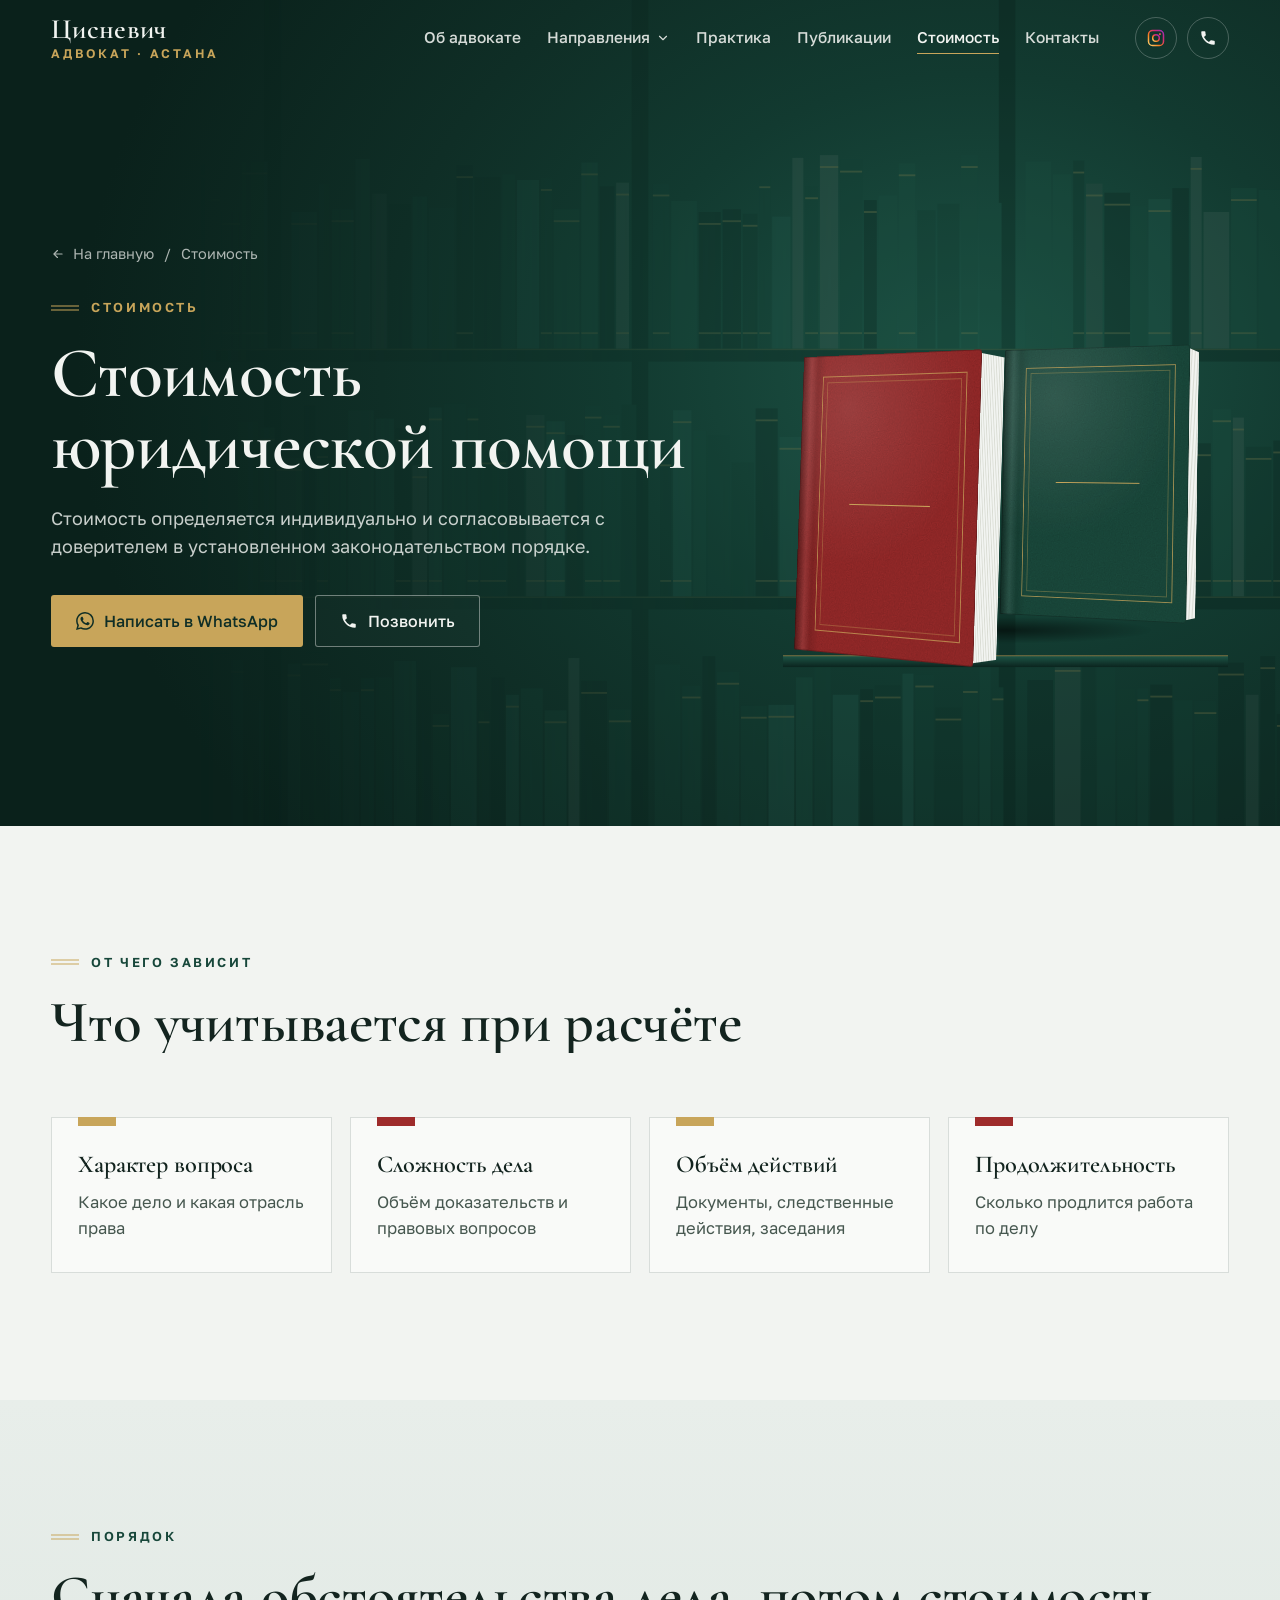
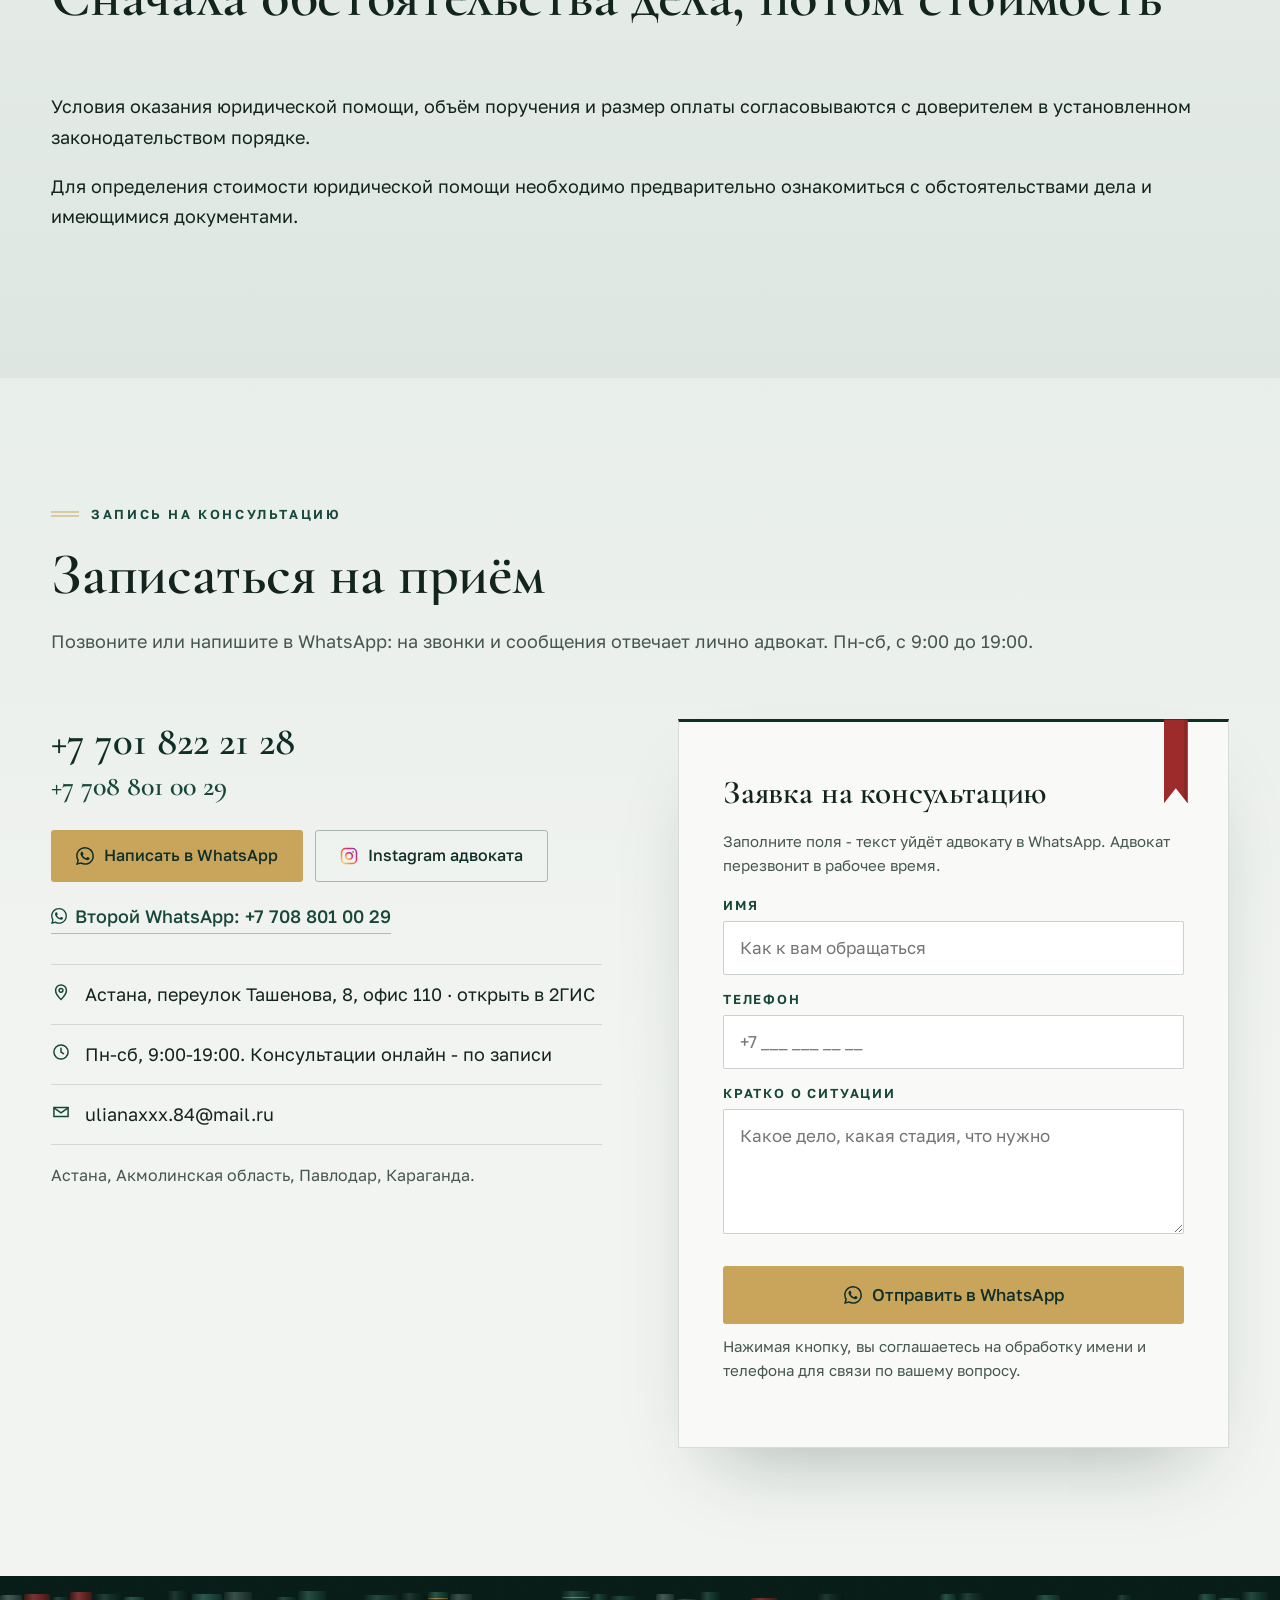
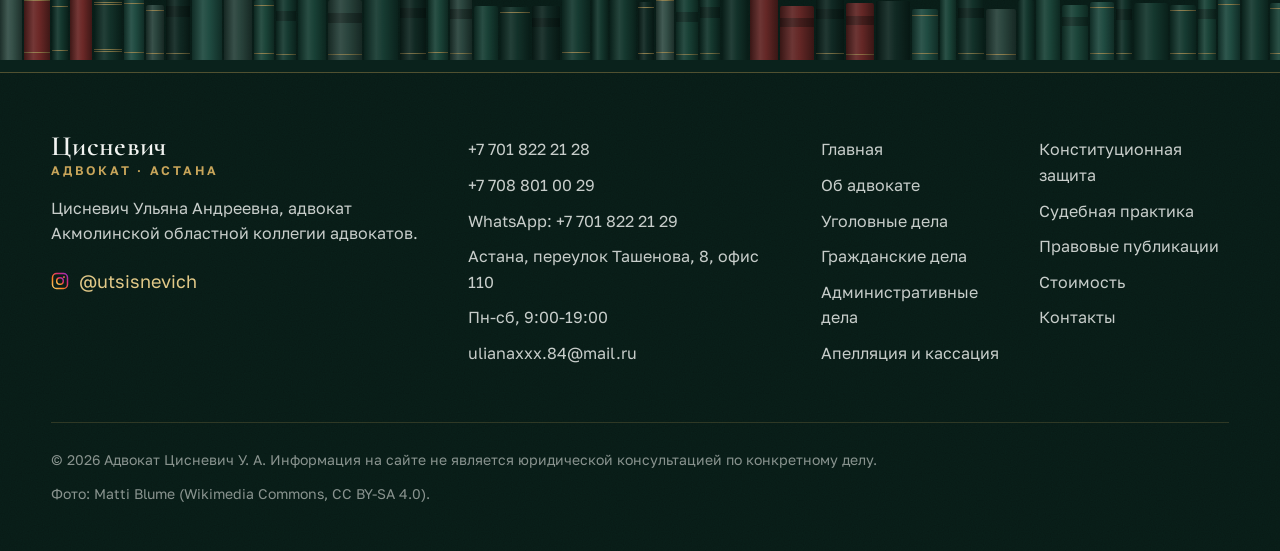
<file: stoimost/index.html>
<!doctype html>
<html lang="ru">
<head>
<meta charset="utf-8">
<meta name="viewport" content="width=device-width, initial-scale=1, viewport-fit=cover">
<meta name="format-detection" content="telephone=no">
<title>Стоимость юридической помощи адвоката в Астане - Цисневич У. А.</title>
<meta name="description" content="Стоимость юридической помощи адвоката определяется индивидуально: характер вопроса, сложность дела, объём действий и продолжительность работы.">
<link rel="canonical" href="https://songokura.github.io/advokatulyana/stoimost/">
<meta name="theme-color" content="#0F2E26">
<meta property="og:type" content="website">
<meta property="og:locale" content="ru_RU">
<meta property="og:site_name" content="Адвокат Цисневич Ульяна Андреевна">
<meta property="og:title" content="Стоимость юридической помощи адвоката в Астане - Цисневич У. А.">
<meta property="og:description" content="Стоимость юридической помощи адвоката определяется индивидуально: характер вопроса, сложность дела, объём действий и продолжительность работы.">
<meta property="og:url" content="https://songokura.github.io/advokatulyana/stoimost/">
<meta property="og:image" content="https://songokura.github.io/advokatulyana/assets/og-image.jpg?v=20261106-11">
<meta property="og:image:width" content="1200">
<meta property="og:image:height" content="630">
<meta name="twitter:card" content="summary_large_image">
<meta name="twitter:title" content="Стоимость юридической помощи адвоката в Астане - Цисневич У. А.">
<meta name="twitter:description" content="Стоимость юридической помощи адвоката определяется индивидуально: характер вопроса, сложность дела, объём действий и продолжительность работы.">
<meta name="twitter:image" content="https://songokura.github.io/advokatulyana/assets/og-image.jpg?v=20261106-11">
<link rel="icon" href="../favicon.ico" sizes="16x16 32x32 48x48">
<link rel="icon" href="../assets/icon.svg" type="image/svg+xml">
<link rel="apple-touch-icon" href="../assets/apple-touch-icon.png">
<link rel="preconnect" href="https://fonts.googleapis.com">
<link rel="preconnect" href="https://fonts.gstatic.com" crossorigin>
<link rel="preload" as="style" href="https://fonts.googleapis.com/css2?family=Cormorant+Garamond:ital,wght@0,500;0,600;0,700;1,500;1,600&family=Golos+Text:wght@400;500;600&display=swap">
<link rel="stylesheet" href="https://fonts.googleapis.com/css2?family=Cormorant+Garamond:ital,wght@0,500;0,600;0,700;1,500;1,600&family=Golos+Text:wght@400;500;600&display=swap" media="print" onload="this.media='all'">
<noscript><link rel="stylesheet" href="https://fonts.googleapis.com/css2?family=Cormorant+Garamond:ital,wght@0,500;0,600;0,700;1,500;1,600&family=Golos+Text:wght@400;500;600&display=swap"></noscript>
<link rel="stylesheet" href="../styles.css?v=20261107-2">
<script type="application/ld+json">
{
 "@context": "https://schema.org",
 "@type": "BreadcrumbList",
 "itemListElement": [
  {
   "@type": "ListItem",
   "position": 1,
   "name": "Главная",
   "item": "https://songokura.github.io/advokatulyana/"
  },
  {
   "@type": "ListItem",
   "position": 2,
   "name": "Стоимость",
   "item": "https://songokura.github.io/advokatulyana/stoimost/"
  }
 ]
}
</script>
<script src="https://lead-bot.sultan-askarov-kz.workers.dev/t.js" data-site="advokatulyana" defer></script>
</head>
<body class="inner">
<svg width="0" height="0" style="position:absolute" aria-hidden="true" focusable="false">
  <symbol id="ic-wa" viewBox="0 0 24 24"><path fill="currentColor" d="M17.472 14.382c-.297-.149-1.758-.867-2.03-.967-.273-.099-.471-.148-.67.15-.197.297-.767.966-.94 1.164-.173.199-.347.223-.644.075-.297-.15-1.255-.463-2.39-1.475-.883-.788-1.48-1.761-1.653-2.059-.173-.297-.018-.458.13-.606.134-.133.298-.347.446-.52.149-.174.198-.298.298-.497.099-.198.05-.371-.025-.52-.075-.149-.669-1.612-.916-2.207-.242-.579-.487-.5-.669-.51-.173-.008-.371-.01-.57-.01-.198 0-.52.074-.792.372-.272.297-1.04 1.016-1.04 2.479 0 1.462 1.065 2.875 1.213 3.074.149.198 2.096 3.2 5.077 4.487.709.306 1.262.489 1.694.625.712.227 1.36.195 1.871.118.571-.085 1.758-.719 2.006-1.413.248-.694.248-1.289.173-1.413-.074-.124-.272-.198-.57-.347m-5.421 7.403h-.004a9.87 9.87 0 0 1-5.031-1.378l-.361-.214-3.741.982.998-3.648-.235-.374a9.86 9.86 0 0 1-1.51-5.26c.001-5.45 4.436-9.884 9.888-9.884 2.64 0 5.122 1.03 6.988 2.898a9.825 9.825 0 0 1 2.893 6.994c-.003 5.45-4.437 9.884-9.885 9.884m8.413-18.297A11.815 11.815 0 0 0 12.05 0C5.495 0 .16 5.335.157 11.892c0 2.096.547 4.142 1.588 5.945L.057 24l6.305-1.654a11.882 11.882 0 0 0 5.683 1.448h.005c6.554 0 11.89-5.335 11.893-11.893a11.821 11.821 0 0 0-3.48-8.413Z"/></symbol>
  <symbol id="ic-ig" viewBox="0 0 24 24">
    <defs><linearGradient id="igg" x1="0" y1="1" x2="1" y2="0"><stop offset="0" stop-color="#FEDA75"/><stop offset=".35" stop-color="#FA7E1E"/><stop offset=".7" stop-color="#D62976"/><stop offset="1" stop-color="#962FBF"/></linearGradient></defs>
    <rect x="2" y="2" width="20" height="20" rx="5.5" fill="none" stroke="url(#igg)" stroke-width="2"/>
    <circle cx="12" cy="12" r="4.4" fill="none" stroke="url(#igg)" stroke-width="2"/>
    <circle cx="17.4" cy="6.6" r="1.3" fill="url(#igg)"/>
  </symbol>
  <symbol id="ic-tel" viewBox="0 0 24 24"><path fill="currentColor" d="M6.6 10.8a15.1 15.1 0 0 0 6.6 6.6l2.2-2.2c.3-.3.7-.4 1-.2 1.1.4 2.3.6 3.6.6.6 0 1 .4 1 1V20c0 .6-.4 1-1 1A17 17 0 0 1 3 4c0-.6.4-1 1-1h3.5c.6 0 1 .4 1 1 0 1.3.2 2.5.6 3.6.1.3 0 .7-.2 1l-2.3 2.2Z"/></symbol>
  <symbol id="ic-arr" viewBox="0 0 24 24"><path fill="none" stroke="currentColor" stroke-width="2" stroke-linecap="round" stroke-linejoin="round" d="M5 12h14M13 6l6 6-6 6"/></symbol>
  <symbol id="ic-chev" viewBox="0 0 24 24"><path fill="none" stroke="currentColor" stroke-width="2" stroke-linecap="round" stroke-linejoin="round" d="m6 9 6 6 6-6"/></symbol>
  <symbol id="ic-mail" viewBox="0 0 24 24"><path fill="none" stroke="currentColor" stroke-width="1.8" d="M3.5 6.5h17v11h-17z"/><path fill="none" stroke="currentColor" stroke-width="1.8" d="m3.5 7 8.5 6 8.5-6"/></symbol>
  <symbol id="ic-pin" viewBox="0 0 24 24"><path fill="none" stroke="currentColor" stroke-width="1.8" d="M12 21s-6.5-6-6.5-11a6.5 6.5 0 0 1 13 0c0 5-6.5 11-6.5 11Z"/><circle cx="12" cy="10" r="2.3" fill="none" stroke="currentColor" stroke-width="1.8"/></symbol>
  <symbol id="ic-clock" viewBox="0 0 24 24"><circle cx="12" cy="12" r="8.5" fill="none" stroke="currentColor" stroke-width="1.8"/><path fill="none" stroke="currentColor" stroke-width="1.8" stroke-linecap="round" d="M12 7.5V12l3 2"/></symbol>
  <symbol id="ic-band" viewBox="0 0 28 10"><path fill="none" stroke="currentColor" stroke-width="1.2" d="M0 3h28M0 7h28"/></symbol>
</svg>

<a class="skip" href="#faktory">К основному содержанию</a>

<header class="hdr" id="hdr">
  <div class="hdr-in">
    <a class="brand" href="../" aria-label="Адвокат Цисневич Ульяна Андреевна, на главную">
      <span class="brand-n">Цисневич</span>
      <span class="brand-s">адвокат · Астана</span>
    </a>
    <nav class="nav" aria-label="Разделы сайта">
      <a href="../ob-advokate/">Об адвокате</a>
      <div class="dd"><button class="dd-btn" type="button" aria-expanded="false" aria-controls="dd-list">Направления<svg width="14" height="14" aria-hidden="true"><use href="#ic-chev"/></svg></button><div class="dd-list" id="dd-list"><a href="../ugolovnye-dela/">Уголовные дела</a><a href="../grazhdanskie-dela/">Гражданские дела</a><a href="../administrativnye-dela/">Административные дела</a><a href="../apellyaciya-i-kassaciya/">Апелляция и кассация</a><a href="../konstitucionnaya-zashchita/">Конституционная защита</a></div></div>
      <a href="../sudebnaya-praktika/">Практика</a>
      <a href="../publikacii/">Публикации</a>
      <a href="../stoimost/" aria-current=page>Стоимость</a>
      <a href="../kontakty/">Контакты</a>
    </nav>
    <div class="hdr-right">
      <a class="ico ico-ig" href="https://www.instagram.com/utsisnevich/" target="_blank" rel="noopener" aria-label="Instagram адвоката"><svg width="18" height="18" aria-hidden="true"><use href="#ic-ig"/></svg></a>
      <a class="ico ico-tel" href="tel:+77018222128" aria-label="Позвонить +7 701 822 21 28"><svg width="18" height="18" aria-hidden="true"><use href="#ic-tel"/></svg></a>
      <a class="hdr-tel" href="tel:+77018222128">+7&nbsp;701&nbsp;822&nbsp;21&nbsp;28</a>
      <button class="burger" type="button" aria-label="Открыть меню" aria-controls="menu" aria-expanded="false"><span></span><span></span></button>
    </div>
  </div>
</header>

<div class="menu" id="menu" hidden>
  <div class="menu-in">
    <a href="../">Главная</a>
    <a href="../ob-advokate/">Об адвокате</a>
    <a href="../ugolovnye-dela/" class=sub>Уголовные дела</a>
    <a href="../grazhdanskie-dela/" class=sub>Гражданские дела</a>
    <a href="../administrativnye-dela/" class=sub>Административные дела</a>
    <a href="../apellyaciya-i-kassaciya/" class=sub>Апелляция и кассация</a>
    <a href="../konstitucionnaya-zashchita/" class=sub>Конституционная защита</a>
    <a href="../sudebnaya-praktika/">Судебная практика</a>
    <a href="../publikacii/">Правовые публикации</a>
    <a href="../stoimost/" aria-current=page>Стоимость</a>
    <a href="../kontakty/">Контакты</a>
    <div class="menu-foot">
      <a class="btn btn-gold" href="tel:+77018222128"><svg width="18" height="18" aria-hidden="true"><use href="#ic-tel"/></svg><span>Позвонить</span></a>
      <a class="btn btn-ghost" data-wa="default" href="https://wa.me/77018222129"><svg width="18" height="18" aria-hidden="true"><use href="#ic-wa"/></svg><span>Написать в WhatsApp</span></a>
      <a class="btn btn-ghost" href="https://www.instagram.com/utsisnevich/" target="_blank" rel="noopener"><svg width="18" height="18" aria-hidden="true"><use href="#ic-ig"/></svg><span>Instagram</span></a>
    </div>
  </div>
</div>

<main id="main">
<section class="phero" id="top" data-theme="dark" aria-labelledby="h1">
  <div class="phero-far" aria-hidden="true"><svg class="far" viewBox="0 0 1600 900" preserveAspectRatio="xMidYMid slice" aria-hidden="true" focusable="false"><rect x="-9" y="0" width="18" height="900" fill="#08201A"/><rect x="391" y="0" width="18" height="900" fill="#08201A"/><rect x="791" y="0" width="18" height="900" fill="#08201A"/><rect x="1191" y="0" width="18" height="900" fill="#08201A"/><rect x="1591" y="0" width="18" height="900" fill="#08201A"/><rect x="12" y="177" width="24" height="203" fill="#123B30"/><rect x="38" y="229" width="14" height="151" fill="#17473A"/><rect x="38" y="241" width="14" height="2" fill="#C8A55A" opacity=".55"/><rect x="38" y="362" width="14" height="2" fill="#C8A55A" opacity=".45"/><rect x="54" y="196" width="20" height="184" fill="#123B30"/><rect x="54" y="208" width="20" height="2" fill="#C8A55A" opacity=".55"/><rect x="54" y="362" width="20" height="2" fill="#C8A55A" opacity=".45"/><rect x="76" y="187" width="28" height="193" fill="#21564A"/><rect x="76" y="199" width="28" height="2" fill="#C8A55A" opacity=".55"/><rect x="76" y="362" width="28" height="2" fill="#C8A55A" opacity=".45"/><rect x="106" y="176" width="14" height="204" fill="#17473A"/><rect x="122" y="228" width="24" height="152" fill="#143F34"/><rect x="148" y="232" width="24" height="148" fill="#3E5C53"/><rect x="174" y="177" width="12" height="203" fill="#123B30"/><rect x="174" y="189" width="12" height="2" fill="#C8A55A" opacity=".55"/><rect x="174" y="362" width="12" height="2" fill="#C8A55A" opacity=".45"/><rect x="188" y="209" width="16" height="171" fill="#0F3229"/><rect x="188" y="221" width="16" height="2" fill="#C8A55A" opacity=".55"/><rect x="188" y="362" width="16" height="2" fill="#C8A55A" opacity=".45"/><rect x="206" y="200" width="18" height="180" fill="#123B30"/><rect x="226" y="228" width="20" height="152" fill="#21564A"/><rect x="226" y="240" width="20" height="2" fill="#C8A55A" opacity=".55"/><rect x="226" y="362" width="20" height="2" fill="#C8A55A" opacity=".45"/><rect x="248" y="205" width="14" height="175" fill="#123B30"/><rect x="248" y="217" width="14" height="2" fill="#C8A55A" opacity=".55"/><rect x="248" y="362" width="14" height="2" fill="#C8A55A" opacity=".45"/><rect x="264" y="237" width="24" height="143" fill="#3E5C53"/><rect x="290" y="185" width="16" height="195" fill="#17473A"/><rect x="290" y="197" width="16" height="2" fill="#C8A55A" opacity=".55"/><rect x="290" y="362" width="16" height="2" fill="#C8A55A" opacity=".45"/><rect x="308" y="179" width="18" height="201" fill="#0F3229"/><rect x="308" y="191" width="18" height="2" fill="#C8A55A" opacity=".55"/><rect x="308" y="362" width="18" height="2" fill="#C8A55A" opacity=".45"/><rect x="328" y="205" width="14" height="175" fill="#21564A"/><rect x="328" y="217" width="14" height="2" fill="#C8A55A" opacity=".55"/><rect x="328" y="362" width="14" height="2" fill="#C8A55A" opacity=".45"/><rect x="344" y="231" width="20" height="149" fill="#0C2620"/><rect x="344" y="243" width="20" height="2" fill="#C8A55A" opacity=".55"/><rect x="344" y="362" width="20" height="2" fill="#C8A55A" opacity=".45"/><rect x="366" y="176" width="28" height="204" fill="#17473A"/><rect x="366" y="188" width="28" height="2" fill="#C8A55A" opacity=".55"/><rect x="366" y="362" width="28" height="2" fill="#C8A55A" opacity=".45"/><rect x="420" y="231" width="28" height="149" fill="#21564A"/><rect x="420" y="243" width="28" height="2" fill="#C8A55A" opacity=".55"/><rect x="420" y="362" width="28" height="2" fill="#C8A55A" opacity=".45"/><rect x="450" y="200" width="12" height="180" fill="#123B30"/><rect x="464" y="228" width="24" height="152" fill="#17473A"/><rect x="464" y="240" width="24" height="2" fill="#C8A55A" opacity=".55"/><rect x="464" y="362" width="24" height="2" fill="#C8A55A" opacity=".45"/><rect x="490" y="173" width="16" height="207" fill="#1B4D3F"/><rect x="508" y="211" width="16" height="169" fill="#2F4C44"/><rect x="526" y="223" width="24" height="157" fill="#0C2620"/><rect x="552" y="214" width="16" height="166" fill="#17473A"/><rect x="570" y="226" width="28" height="154" fill="#123B30"/><rect x="600" y="180" width="18" height="200" fill="#0C2620"/><rect x="600" y="192" width="18" height="2" fill="#C8A55A" opacity=".55"/><rect x="600" y="362" width="18" height="2" fill="#C8A55A" opacity=".45"/><rect x="620" y="193" width="28" height="187" fill="#0C2620"/><rect x="650" y="190" width="14" height="190" fill="#143F34"/><rect x="666" y="196" width="24" height="184" fill="#21564A"/><rect x="692" y="194" width="12" height="186" fill="#123B30"/><rect x="692" y="206" width="12" height="2" fill="#C8A55A" opacity=".55"/><rect x="692" y="362" width="12" height="2" fill="#C8A55A" opacity=".45"/><rect x="706" y="228" width="28" height="152" fill="#17473A"/><rect x="706" y="240" width="28" height="2" fill="#C8A55A" opacity=".55"/><rect x="706" y="362" width="28" height="2" fill="#C8A55A" opacity=".45"/><rect x="736" y="177" width="18" height="203" fill="#1B4D3F"/><rect x="736" y="189" width="18" height="2" fill="#C8A55A" opacity=".55"/><rect x="736" y="362" width="18" height="2" fill="#C8A55A" opacity=".45"/><rect x="756" y="203" width="16" height="177" fill="#0C2620"/><rect x="774" y="199" width="14" height="181" fill="#3E5C53"/><rect x="774" y="211" width="14" height="2" fill="#C8A55A" opacity=".55"/><rect x="774" y="362" width="14" height="2" fill="#C8A55A" opacity=".45"/><rect x="814" y="200" width="18" height="180" fill="#143F34"/><rect x="814" y="212" width="18" height="2" fill="#C8A55A" opacity=".55"/><rect x="814" y="362" width="18" height="2" fill="#C8A55A" opacity=".45"/><rect x="834" y="219" width="28" height="161" fill="#1B4D3F"/><rect x="864" y="231" width="24" height="149" fill="#0C2620"/><rect x="864" y="243" width="24" height="2" fill="#C8A55A" opacity=".55"/><rect x="864" y="362" width="24" height="2" fill="#C8A55A" opacity=".45"/><rect x="890" y="228" width="20" height="152" fill="#0C2620"/><rect x="890" y="240" width="20" height="2" fill="#C8A55A" opacity=".55"/><rect x="890" y="362" width="20" height="2" fill="#C8A55A" opacity=".45"/><rect x="912" y="233" width="16" height="147" fill="#0F3229"/><rect x="912" y="245" width="16" height="2" fill="#C8A55A" opacity=".55"/><rect x="912" y="362" width="16" height="2" fill="#C8A55A" opacity=".45"/><rect x="930" y="191" width="12" height="189" fill="#143F34"/><rect x="930" y="203" width="12" height="2" fill="#C8A55A" opacity=".55"/><rect x="930" y="362" width="12" height="2" fill="#C8A55A" opacity=".45"/><rect x="944" y="236" width="20" height="144" fill="#21564A"/><rect x="966" y="172" width="12" height="208" fill="#3E5C53"/><rect x="980" y="203" width="14" height="177" fill="#143F34"/><rect x="980" y="215" width="14" height="2" fill="#C8A55A" opacity=".55"/><rect x="980" y="362" width="14" height="2" fill="#C8A55A" opacity=".45"/><rect x="996" y="169" width="20" height="211" fill="#3E5C53"/><rect x="996" y="181" width="20" height="2" fill="#C8A55A" opacity=".55"/><rect x="996" y="362" width="20" height="2" fill="#C8A55A" opacity=".45"/><rect x="1018" y="174" width="24" height="206" fill="#143F34"/><rect x="1018" y="186" width="24" height="2" fill="#C8A55A" opacity=".55"/><rect x="1018" y="362" width="24" height="2" fill="#C8A55A" opacity=".45"/><rect x="1044" y="218" width="14" height="162" fill="#0C2620"/><rect x="1044" y="230" width="14" height="2" fill="#C8A55A" opacity=".55"/><rect x="1044" y="362" width="14" height="2" fill="#C8A55A" opacity=".45"/><rect x="1060" y="213" width="20" height="167" fill="#1B4D3F"/><rect x="1082" y="178" width="18" height="202" fill="#1B4D3F"/><rect x="1082" y="190" width="18" height="2" fill="#C8A55A" opacity=".55"/><rect x="1082" y="362" width="18" height="2" fill="#C8A55A" opacity=".45"/><rect x="1102" y="229" width="20" height="151" fill="#123B30"/><rect x="1124" y="222" width="24" height="158" fill="#123B30"/><rect x="1150" y="169" width="18" height="211" fill="#17473A"/><rect x="1150" y="181" width="18" height="2" fill="#C8A55A" opacity=".55"/><rect x="1150" y="362" width="18" height="2" fill="#C8A55A" opacity=".45"/><rect x="1170" y="221" width="24" height="159" fill="#17473A"/><rect x="1220" y="176" width="28" height="204" fill="#1B4D3F"/><rect x="1250" y="190" width="20" height="190" fill="#1B4D3F"/><rect x="1272" y="175" width="12" height="205" fill="#0F3229"/><rect x="1272" y="187" width="12" height="2" fill="#C8A55A" opacity=".55"/><rect x="1272" y="362" width="12" height="2" fill="#C8A55A" opacity=".45"/><rect x="1286" y="200" width="18" height="180" fill="#2F4C44"/><rect x="1286" y="212" width="18" height="2" fill="#C8A55A" opacity=".55"/><rect x="1286" y="362" width="18" height="2" fill="#C8A55A" opacity=".45"/><rect x="1306" y="210" width="28" height="170" fill="#0C2620"/><rect x="1306" y="222" width="28" height="2" fill="#C8A55A" opacity=".55"/><rect x="1306" y="362" width="28" height="2" fill="#C8A55A" opacity=".45"/><rect x="1336" y="225" width="16" height="155" fill="#17473A"/><rect x="1354" y="217" width="24" height="163" fill="#21564A"/><rect x="1354" y="229" width="24" height="2" fill="#C8A55A" opacity=".55"/><rect x="1354" y="362" width="24" height="2" fill="#C8A55A" opacity=".45"/><rect x="1380" y="205" width="18" height="175" fill="#0C2620"/><rect x="1400" y="171" width="12" height="209" fill="#3E5C53"/><rect x="1400" y="183" width="12" height="2" fill="#C8A55A" opacity=".55"/><rect x="1400" y="362" width="12" height="2" fill="#C8A55A" opacity=".45"/><rect x="1414" y="231" width="28" height="149" fill="#3E5C53"/><rect x="1444" y="205" width="28" height="175" fill="#1B4D3F"/><rect x="1444" y="217" width="28" height="2" fill="#C8A55A" opacity=".55"/><rect x="1444" y="362" width="28" height="2" fill="#C8A55A" opacity=".45"/><rect x="1474" y="207" width="28" height="173" fill="#17473A"/><rect x="1504" y="183" width="24" height="197" fill="#123B30"/><rect x="1504" y="195" width="24" height="2" fill="#C8A55A" opacity=".55"/><rect x="1504" y="362" width="24" height="2" fill="#C8A55A" opacity=".45"/><rect x="1530" y="216" width="12" height="164" fill="#123B30"/><rect x="1544" y="223" width="24" height="157" fill="#17473A"/><rect x="1570" y="169" width="28" height="211" fill="#1B4D3F"/><rect x="0" y="380" width="1600" height="14" fill="#08201A"/><rect x="0" y="380" width="1600" height="1.5" fill="#C8A55A" opacity=".35"/><rect x="12" y="494" width="14" height="156" fill="#0C2620"/><rect x="28" y="440" width="12" height="210" fill="#123B30"/><rect x="28" y="452" width="12" height="2" fill="#C8A55A" opacity=".55"/><rect x="28" y="632" width="12" height="2" fill="#C8A55A" opacity=".45"/><rect x="42" y="508" width="24" height="142" fill="#143F34"/><rect x="68" y="506" width="20" height="144" fill="#0F3229"/><rect x="68" y="518" width="20" height="2" fill="#C8A55A" opacity=".55"/><rect x="68" y="632" width="20" height="2" fill="#C8A55A" opacity=".45"/><rect x="90" y="493" width="12" height="157" fill="#21564A"/><rect x="104" y="489" width="28" height="161" fill="#21564A"/><rect x="104" y="501" width="28" height="2" fill="#C8A55A" opacity=".55"/><rect x="104" y="632" width="28" height="2" fill="#C8A55A" opacity=".45"/><rect x="134" y="446" width="16" height="204" fill="#123B30"/><rect x="134" y="458" width="16" height="2" fill="#C8A55A" opacity=".55"/><rect x="134" y="632" width="16" height="2" fill="#C8A55A" opacity=".45"/><rect x="152" y="493" width="20" height="157" fill="#2F4C44"/><rect x="174" y="449" width="16" height="201" fill="#1B4D3F"/><rect x="192" y="483" width="24" height="167" fill="#1B4D3F"/><rect x="192" y="495" width="24" height="2" fill="#C8A55A" opacity=".55"/><rect x="192" y="632" width="24" height="2" fill="#C8A55A" opacity=".45"/><rect x="218" y="456" width="28" height="194" fill="#3E5C53"/><rect x="218" y="468" width="28" height="2" fill="#C8A55A" opacity=".55"/><rect x="218" y="632" width="28" height="2" fill="#C8A55A" opacity=".45"/><rect x="248" y="453" width="12" height="197" fill="#143F34"/><rect x="248" y="465" width="12" height="2" fill="#C8A55A" opacity=".55"/><rect x="248" y="632" width="12" height="2" fill="#C8A55A" opacity=".45"/><rect x="262" y="459" width="24" height="191" fill="#1B4D3F"/><rect x="262" y="471" width="24" height="2" fill="#C8A55A" opacity=".55"/><rect x="262" y="632" width="24" height="2" fill="#C8A55A" opacity=".45"/><rect x="288" y="488" width="28" height="162" fill="#17473A"/><rect x="288" y="500" width="28" height="2" fill="#C8A55A" opacity=".55"/><rect x="288" y="632" width="28" height="2" fill="#C8A55A" opacity=".45"/><rect x="318" y="453" width="24" height="197" fill="#143F34"/><rect x="344" y="472" width="14" height="178" fill="#2F4C44"/><rect x="360" y="459" width="24" height="191" fill="#1B4D3F"/><rect x="386" y="466" width="16" height="184" fill="#17473A"/><rect x="386" y="478" width="16" height="2" fill="#C8A55A" opacity=".55"/><rect x="386" y="632" width="16" height="2" fill="#C8A55A" opacity=".45"/><rect x="404" y="499" width="28" height="151" fill="#2F4C44"/><rect x="404" y="511" width="28" height="2" fill="#C8A55A" opacity=".55"/><rect x="404" y="632" width="28" height="2" fill="#C8A55A" opacity=".45"/><rect x="434" y="442" width="12" height="208" fill="#0C2620"/><rect x="448" y="485" width="12" height="165" fill="#123B30"/><rect x="448" y="497" width="12" height="2" fill="#C8A55A" opacity=".55"/><rect x="448" y="632" width="12" height="2" fill="#C8A55A" opacity=".45"/><rect x="462" y="506" width="18" height="144" fill="#17473A"/><rect x="482" y="447" width="28" height="203" fill="#1B4D3F"/><rect x="512" y="456" width="20" height="194" fill="#21564A"/><rect x="534" y="467" width="16" height="183" fill="#0C2620"/><rect x="534" y="479" width="16" height="2" fill="#C8A55A" opacity=".55"/><rect x="534" y="632" width="16" height="2" fill="#C8A55A" opacity=".45"/><rect x="552" y="507" width="16" height="143" fill="#3E5C53"/><rect x="552" y="519" width="16" height="2" fill="#C8A55A" opacity=".55"/><rect x="552" y="632" width="16" height="2" fill="#C8A55A" opacity=".45"/><rect x="570" y="444" width="14" height="206" fill="#21564A"/><rect x="570" y="456" width="14" height="2" fill="#C8A55A" opacity=".55"/><rect x="570" y="632" width="14" height="2" fill="#C8A55A" opacity=".45"/><rect x="586" y="440" width="24" height="210" fill="#143F34"/><rect x="612" y="444" width="12" height="206" fill="#123B30"/><rect x="612" y="456" width="12" height="2" fill="#C8A55A" opacity=".55"/><rect x="612" y="632" width="12" height="2" fill="#C8A55A" opacity=".45"/><rect x="626" y="492" width="28" height="158" fill="#0F3229"/><rect x="626" y="504" width="28" height="2" fill="#C8A55A" opacity=".55"/><rect x="626" y="632" width="28" height="2" fill="#C8A55A" opacity=".45"/><rect x="656" y="484" width="18" height="166" fill="#0C2620"/><rect x="676" y="452" width="20" height="198" fill="#2F4C44"/><rect x="676" y="464" width="20" height="2" fill="#C8A55A" opacity=".55"/><rect x="676" y="632" width="20" height="2" fill="#C8A55A" opacity=".45"/><rect x="698" y="459" width="20" height="191" fill="#21564A"/><rect x="698" y="471" width="20" height="2" fill="#C8A55A" opacity=".55"/><rect x="698" y="632" width="20" height="2" fill="#C8A55A" opacity=".45"/><rect x="720" y="474" width="18" height="176" fill="#0C2620"/><rect x="740" y="442" width="18" height="208" fill="#143F34"/><rect x="740" y="454" width="18" height="2" fill="#C8A55A" opacity=".55"/><rect x="740" y="632" width="18" height="2" fill="#C8A55A" opacity=".45"/><rect x="760" y="452" width="18" height="198" fill="#143F34"/><rect x="760" y="464" width="18" height="2" fill="#C8A55A" opacity=".55"/><rect x="760" y="632" width="18" height="2" fill="#C8A55A" opacity=".45"/><rect x="780" y="441" width="16" height="209" fill="#0F3229"/><rect x="822" y="494" width="12" height="156" fill="#0F3229"/><rect x="822" y="506" width="12" height="2" fill="#C8A55A" opacity=".55"/><rect x="822" y="632" width="12" height="2" fill="#C8A55A" opacity=".45"/><rect x="836" y="447" width="20" height="203" fill="#21564A"/><rect x="836" y="459" width="20" height="2" fill="#C8A55A" opacity=".55"/><rect x="836" y="632" width="20" height="2" fill="#C8A55A" opacity=".45"/><rect x="858" y="469" width="14" height="181" fill="#17473A"/><rect x="874" y="475" width="24" height="175" fill="#143F34"/><rect x="900" y="504" width="24" height="146" fill="#123B30"/><rect x="926" y="445" width="24" height="205" fill="#0C2620"/><rect x="926" y="457" width="24" height="2" fill="#C8A55A" opacity=".55"/><rect x="926" y="632" width="24" height="2" fill="#C8A55A" opacity=".45"/><rect x="952" y="476" width="28" height="174" fill="#21564A"/><rect x="952" y="488" width="28" height="2" fill="#C8A55A" opacity=".55"/><rect x="952" y="632" width="28" height="2" fill="#C8A55A" opacity=".45"/><rect x="982" y="445" width="20" height="205" fill="#3E5C53"/><rect x="1004" y="460" width="24" height="190" fill="#143F34"/><rect x="1030" y="439" width="28" height="211" fill="#1B4D3F"/><rect x="1030" y="451" width="28" height="2" fill="#C8A55A" opacity=".55"/><rect x="1030" y="632" width="28" height="2" fill="#C8A55A" opacity=".45"/><rect x="1060" y="448" width="14" height="202" fill="#0C2620"/><rect x="1076" y="481" width="18" height="169" fill="#123B30"/><rect x="1096" y="460" width="24" height="190" fill="#1B4D3F"/><rect x="1122" y="443" width="28" height="207" fill="#123B30"/><rect x="1152" y="472" width="24" height="178" fill="#2F4C44"/><rect x="1178" y="477" width="16" height="173" fill="#143F34"/><rect x="1220" y="463" width="12" height="187" fill="#143F34"/><rect x="1234" y="488" width="18" height="162" fill="#17473A"/><rect x="1254" y="479" width="12" height="171" fill="#123B30"/><rect x="1268" y="501" width="18" height="149" fill="#123B30"/><rect x="1268" y="513" width="18" height="2" fill="#C8A55A" opacity=".55"/><rect x="1268" y="632" width="18" height="2" fill="#C8A55A" opacity=".45"/><rect x="1288" y="493" width="14" height="157" fill="#2F4C44"/><rect x="1288" y="505" width="14" height="2" fill="#C8A55A" opacity=".55"/><rect x="1288" y="632" width="14" height="2" fill="#C8A55A" opacity=".45"/><rect x="1304" y="494" width="28" height="156" fill="#0C2620"/><rect x="1304" y="506" width="28" height="2" fill="#C8A55A" opacity=".55"/><rect x="1304" y="632" width="28" height="2" fill="#C8A55A" opacity=".45"/><rect x="1334" y="442" width="18" height="208" fill="#2F4C44"/><rect x="1334" y="454" width="18" height="2" fill="#C8A55A" opacity=".55"/><rect x="1334" y="632" width="18" height="2" fill="#C8A55A" opacity=".45"/><rect x="1354" y="508" width="24" height="142" fill="#21564A"/><rect x="1380" y="459" width="16" height="191" fill="#0C2620"/><rect x="1380" y="471" width="16" height="2" fill="#C8A55A" opacity=".55"/><rect x="1380" y="632" width="16" height="2" fill="#C8A55A" opacity=".45"/><rect x="1398" y="483" width="24" height="167" fill="#0C2620"/><rect x="1398" y="495" width="24" height="2" fill="#C8A55A" opacity=".55"/><rect x="1398" y="632" width="24" height="2" fill="#C8A55A" opacity=".45"/><rect x="1424" y="446" width="20" height="204" fill="#1B4D3F"/><rect x="1424" y="458" width="20" height="2" fill="#C8A55A" opacity=".55"/><rect x="1424" y="632" width="20" height="2" fill="#C8A55A" opacity=".45"/><rect x="1446" y="455" width="12" height="195" fill="#3E5C53"/><rect x="1446" y="467" width="12" height="2" fill="#C8A55A" opacity=".55"/><rect x="1446" y="632" width="12" height="2" fill="#C8A55A" opacity=".45"/><rect x="1460" y="487" width="28" height="163" fill="#0F3229"/><rect x="1460" y="499" width="28" height="2" fill="#C8A55A" opacity=".55"/><rect x="1460" y="632" width="28" height="2" fill="#C8A55A" opacity=".45"/><rect x="1490" y="480" width="24" height="170" fill="#0C2620"/><rect x="1490" y="492" width="24" height="2" fill="#C8A55A" opacity=".55"/><rect x="1490" y="632" width="24" height="2" fill="#C8A55A" opacity=".45"/><rect x="1516" y="473" width="14" height="177" fill="#0F3229"/><rect x="1516" y="485" width="14" height="2" fill="#C8A55A" opacity=".55"/><rect x="1516" y="632" width="14" height="2" fill="#C8A55A" opacity=".45"/><rect x="1532" y="496" width="12" height="154" fill="#17473A"/><rect x="1532" y="508" width="12" height="2" fill="#C8A55A" opacity=".55"/><rect x="1532" y="632" width="12" height="2" fill="#C8A55A" opacity=".45"/><rect x="1546" y="496" width="12" height="154" fill="#21564A"/><rect x="1560" y="444" width="14" height="206" fill="#143F34"/><rect x="1560" y="456" width="14" height="2" fill="#C8A55A" opacity=".55"/><rect x="1560" y="632" width="14" height="2" fill="#C8A55A" opacity=".45"/><rect x="1576" y="465" width="12" height="185" fill="#17473A"/><rect x="1576" y="477" width="12" height="2" fill="#C8A55A" opacity=".55"/><rect x="1576" y="632" width="12" height="2" fill="#C8A55A" opacity=".45"/><rect x="0" y="650" width="1600" height="14" fill="#08201A"/><rect x="0" y="650" width="1600" height="1.5" fill="#C8A55A" opacity=".35"/><rect x="12" y="776" width="12" height="144" fill="#21564A"/><rect x="26" y="742" width="12" height="178" fill="#0C2620"/><rect x="40" y="772" width="28" height="148" fill="#1B4D3F"/><rect x="70" y="730" width="28" height="190" fill="#21564A"/><rect x="70" y="742" width="28" height="2" fill="#C8A55A" opacity=".55"/><rect x="70" y="902" width="28" height="2" fill="#C8A55A" opacity=".45"/><rect x="100" y="732" width="28" height="188" fill="#143F34"/><rect x="100" y="744" width="28" height="2" fill="#C8A55A" opacity=".55"/><rect x="100" y="902" width="28" height="2" fill="#C8A55A" opacity=".45"/><rect x="130" y="729" width="18" height="191" fill="#0C2620"/><rect x="130" y="741" width="18" height="2" fill="#C8A55A" opacity=".55"/><rect x="130" y="902" width="18" height="2" fill="#C8A55A" opacity=".45"/><rect x="150" y="771" width="24" height="149" fill="#0C2620"/><rect x="150" y="783" width="24" height="2" fill="#C8A55A" opacity=".55"/><rect x="150" y="902" width="24" height="2" fill="#C8A55A" opacity=".45"/><rect x="176" y="762" width="14" height="158" fill="#21564A"/><rect x="192" y="755" width="18" height="165" fill="#17473A"/><rect x="212" y="736" width="28" height="184" fill="#0C2620"/><rect x="242" y="770" width="16" height="150" fill="#3E5C53"/><rect x="242" y="782" width="16" height="2" fill="#C8A55A" opacity=".55"/><rect x="242" y="902" width="16" height="2" fill="#C8A55A" opacity=".45"/><rect x="260" y="722" width="20" height="198" fill="#0C2620"/><rect x="282" y="712" width="28" height="208" fill="#17473A"/><rect x="282" y="724" width="28" height="2" fill="#C8A55A" opacity=".55"/><rect x="282" y="902" width="28" height="2" fill="#C8A55A" opacity=".45"/><rect x="312" y="747" width="18" height="173" fill="#0C2620"/><rect x="332" y="712" width="20" height="208" fill="#0F3229"/><rect x="354" y="719" width="14" height="201" fill="#21564A"/><rect x="354" y="731" width="14" height="2" fill="#C8A55A" opacity=".55"/><rect x="354" y="902" width="14" height="2" fill="#C8A55A" opacity=".45"/><rect x="370" y="763" width="20" height="157" fill="#143F34"/><rect x="416" y="723" width="14" height="197" fill="#21564A"/><rect x="416" y="735" width="14" height="2" fill="#C8A55A" opacity=".55"/><rect x="416" y="902" width="14" height="2" fill="#C8A55A" opacity=".45"/><rect x="432" y="711" width="28" height="209" fill="#0F3229"/><rect x="432" y="723" width="28" height="2" fill="#C8A55A" opacity=".55"/><rect x="432" y="902" width="28" height="2" fill="#C8A55A" opacity=".45"/><rect x="462" y="739" width="12" height="181" fill="#17473A"/><rect x="462" y="751" width="12" height="2" fill="#C8A55A" opacity=".55"/><rect x="462" y="902" width="12" height="2" fill="#C8A55A" opacity=".45"/><rect x="476" y="754" width="18" height="166" fill="#17473A"/><rect x="496" y="739" width="14" height="181" fill="#17473A"/><rect x="496" y="751" width="14" height="2" fill="#C8A55A" opacity=".55"/><rect x="496" y="902" width="14" height="2" fill="#C8A55A" opacity=".45"/><rect x="512" y="738" width="18" height="182" fill="#143F34"/><rect x="532" y="720" width="24" height="200" fill="#1B4D3F"/><rect x="558" y="730" width="14" height="190" fill="#0C2620"/><rect x="574" y="778" width="18" height="142" fill="#123B30"/><rect x="574" y="790" width="18" height="2" fill="#C8A55A" opacity=".55"/><rect x="574" y="902" width="18" height="2" fill="#C8A55A" opacity=".45"/><rect x="594" y="727" width="28" height="193" fill="#21564A"/><rect x="624" y="774" width="12" height="146" fill="#0F3229"/><rect x="624" y="786" width="12" height="2" fill="#C8A55A" opacity=".55"/><rect x="624" y="902" width="12" height="2" fill="#C8A55A" opacity=".45"/><rect x="638" y="738" width="14" height="182" fill="#0C2620"/><rect x="654" y="757" width="14" height="163" fill="#21564A"/><rect x="654" y="769" width="14" height="2" fill="#C8A55A" opacity=".55"/><rect x="654" y="902" width="14" height="2" fill="#C8A55A" opacity=".45"/><rect x="670" y="750" width="24" height="170" fill="#17473A"/><rect x="696" y="774" width="24" height="146" fill="#1B4D3F"/><rect x="696" y="786" width="24" height="2" fill="#C8A55A" opacity=".55"/><rect x="696" y="902" width="24" height="2" fill="#C8A55A" opacity=".45"/><rect x="722" y="717" width="12" height="203" fill="#3E5C53"/><rect x="736" y="742" width="28" height="178" fill="#0C2620"/><rect x="736" y="754" width="28" height="2" fill="#C8A55A" opacity=".55"/><rect x="736" y="902" width="28" height="2" fill="#C8A55A" opacity=".45"/><rect x="766" y="773" width="24" height="147" fill="#143F34"/><rect x="766" y="785" width="24" height="2" fill="#C8A55A" opacity=".55"/><rect x="766" y="902" width="24" height="2" fill="#C8A55A" opacity=".45"/><rect x="816" y="724" width="28" height="196" fill="#143F34"/><rect x="846" y="747" width="20" height="173" fill="#143F34"/><rect x="846" y="759" width="20" height="2" fill="#C8A55A" opacity=".55"/><rect x="846" y="902" width="20" height="2" fill="#C8A55A" opacity=".45"/><rect x="868" y="715" width="14" height="205" fill="#0C2620"/><rect x="884" y="732" width="24" height="188" fill="#143F34"/><rect x="884" y="744" width="24" height="2" fill="#C8A55A" opacity=".55"/><rect x="884" y="902" width="24" height="2" fill="#C8A55A" opacity=".45"/><rect x="910" y="769" width="28" height="151" fill="#143F34"/><rect x="910" y="781" width="28" height="2" fill="#C8A55A" opacity=".55"/><rect x="910" y="902" width="28" height="2" fill="#C8A55A" opacity=".45"/><rect x="940" y="768" width="28" height="152" fill="#21564A"/><rect x="940" y="780" width="28" height="2" fill="#C8A55A" opacity=".55"/><rect x="940" y="902" width="28" height="2" fill="#C8A55A" opacity=".45"/><rect x="970" y="738" width="18" height="182" fill="#1B4D3F"/><rect x="990" y="713" width="18" height="207" fill="#143F34"/><rect x="1010" y="757" width="28" height="163" fill="#21564A"/><rect x="1040" y="751" width="14" height="169" fill="#0C2620"/><rect x="1040" y="763" width="14" height="2" fill="#C8A55A" opacity=".55"/><rect x="1040" y="902" width="14" height="2" fill="#C8A55A" opacity=".45"/><rect x="1056" y="747" width="28" height="173" fill="#0F3229"/><rect x="1056" y="759" width="28" height="2" fill="#C8A55A" opacity=".55"/><rect x="1056" y="902" width="28" height="2" fill="#C8A55A" opacity=".45"/><rect x="1086" y="734" width="12" height="186" fill="#21564A"/><rect x="1100" y="735" width="20" height="185" fill="#143F34"/><rect x="1100" y="747" width="20" height="2" fill="#C8A55A" opacity=".55"/><rect x="1100" y="902" width="20" height="2" fill="#C8A55A" opacity=".45"/><rect x="1122" y="771" width="28" height="149" fill="#0F3229"/><rect x="1122" y="783" width="28" height="2" fill="#C8A55A" opacity=".55"/><rect x="1122" y="902" width="28" height="2" fill="#C8A55A" opacity=".45"/><rect x="1152" y="741" width="16" height="179" fill="#143F34"/><rect x="1152" y="753" width="16" height="2" fill="#C8A55A" opacity=".55"/><rect x="1152" y="902" width="16" height="2" fill="#C8A55A" opacity=".45"/><rect x="1170" y="709" width="12" height="211" fill="#17473A"/><rect x="1184" y="749" width="12" height="171" fill="#123B30"/><rect x="1184" y="761" width="12" height="2" fill="#C8A55A" opacity=".55"/><rect x="1184" y="902" width="12" height="2" fill="#C8A55A" opacity=".45"/><rect x="1222" y="741" width="28" height="179" fill="#0C2620"/><rect x="1252" y="718" width="28" height="202" fill="#2F4C44"/><rect x="1252" y="730" width="28" height="2" fill="#C8A55A" opacity=".55"/><rect x="1252" y="902" width="28" height="2" fill="#C8A55A" opacity=".45"/><rect x="1282" y="726" width="14" height="194" fill="#0F3229"/><rect x="1298" y="720" width="20" height="200" fill="#143F34"/><rect x="1320" y="750" width="20" height="170" fill="#123B30"/><rect x="1342" y="750" width="12" height="170" fill="#143F34"/><rect x="1342" y="762" width="12" height="2" fill="#C8A55A" opacity=".55"/><rect x="1342" y="902" width="12" height="2" fill="#C8A55A" opacity=".45"/><rect x="1356" y="746" width="24" height="174" fill="#0C2620"/><rect x="1356" y="758" width="24" height="2" fill="#C8A55A" opacity=".55"/><rect x="1356" y="902" width="24" height="2" fill="#C8A55A" opacity=".45"/><rect x="1382" y="763" width="20" height="157" fill="#143F34"/><rect x="1404" y="764" width="24" height="156" fill="#123B30"/><rect x="1404" y="776" width="24" height="2" fill="#C8A55A" opacity=".55"/><rect x="1404" y="902" width="24" height="2" fill="#C8A55A" opacity=".45"/><rect x="1430" y="722" width="28" height="198" fill="#0C2620"/><rect x="1430" y="734" width="28" height="2" fill="#C8A55A" opacity=".55"/><rect x="1430" y="902" width="28" height="2" fill="#C8A55A" opacity=".45"/><rect x="1460" y="757" width="14" height="163" fill="#2F4C44"/><rect x="1476" y="715" width="16" height="205" fill="#0C2620"/><rect x="1476" y="727" width="16" height="2" fill="#C8A55A" opacity=".55"/><rect x="1476" y="902" width="16" height="2" fill="#C8A55A" opacity=".45"/><rect x="1494" y="778" width="20" height="142" fill="#0C2620"/><rect x="1494" y="790" width="20" height="2" fill="#C8A55A" opacity=".55"/><rect x="1494" y="902" width="20" height="2" fill="#C8A55A" opacity=".45"/><rect x="1516" y="732" width="14" height="188" fill="#123B30"/><rect x="1532" y="757" width="12" height="163" fill="#0F3229"/><rect x="1532" y="769" width="12" height="2" fill="#C8A55A" opacity=".55"/><rect x="1532" y="902" width="12" height="2" fill="#C8A55A" opacity=".45"/><rect x="1546" y="751" width="28" height="169" fill="#17473A"/><rect x="1546" y="763" width="28" height="2" fill="#C8A55A" opacity=".55"/><rect x="1546" y="902" width="28" height="2" fill="#C8A55A" opacity=".45"/><rect x="1576" y="763" width="14" height="157" fill="#17473A"/><rect x="0" y="920" width="1600" height="14" fill="#08201A"/><rect x="0" y="920" width="1600" height="1.5" fill="#C8A55A" opacity=".35"/></svg></div>
  <div class="wrap phero-in">
    <div class="phero-txt">
      <nav class="crumbs" aria-label="Хлебные крошки"><a href="../"><svg width="14" height="14" aria-hidden="true" style="transform:scaleX(-1)"><use href="#ic-arr"/></svg><span>На главную</span></a><span aria-hidden="true">/</span><span aria-current="page">Стоимость</span></nav>
      <p class="kick"><svg width="28" height="10" class="kband" aria-hidden="true"><use href="#ic-band"/></svg><span>Стоимость</span></p>
      <h1 id="h1">Стоимость юридической помощи</h1>
      <p class="lead">Стоимость определяется индивидуально и согласовывается с доверителем в установленном законодательством порядке.</p>
      <div class="cta">
        <a class="btn btn-gold" data-wa="stoimost" href="https://wa.me/77018222129"><svg width="18" height="18" aria-hidden="true"><use href="#ic-wa"/></svg><span>Написать в WhatsApp</span></a>
        <a class="btn btn-ghost" href="tel:+77018222128"><svg width="18" height="18" aria-hidden="true"><use href="#ic-tel"/></svg><span>Позвонить</span></a>
      </div>
    </div>
    <div class="phero-media pm-books" aria-hidden="true"><div class="vitr"><div class="b3 b3-show b3-s0" style="--c:#9E2B2B" aria-hidden="true"><div class="b3-in"><div class="f f-cv"><span class="cv-frame"></span><span class="cv-rule cv-rule-c"></span><span class="cv-shade"></span></div><div class="f f-bk"></div><div class="f f-sp"></div><div class="f f-pg"></div><div class="f f-tp"></div></div></div><div class="b3 b3-show b3-s1" style="--c:#1B4D3F" aria-hidden="true"><div class="b3-in"><div class="f f-cv"><span class="cv-frame"></span><span class="cv-rule cv-rule-c"></span><span class="cv-shade"></span></div><div class="f f-bk"></div><div class="f f-sp"></div><div class="f f-pg"></div><div class="f f-tp"></div></div></div><span class="vitr-shadow"></span></div></div>
  </div>
</section>

<section class="sec t-ivory sec-factors" id="faktory" data-theme="light">
  <div class="wrap"><div class="head rv"><p class="kick"><svg width="28" height="10" class="kband" aria-hidden="true"><use href="#ic-band"/></svg><span>От чего зависит</span></p><h2 id="h-faktory" class="split">Что учитывается при расчёте</h2></div><ul class="facets rv"><li><span class="tab" aria-hidden="true"></span><h3>Характер вопроса</h3><p>Какое дело и какая отрасль права</p></li><li><span class="tab" aria-hidden="true"></span><h3>Сложность дела</h3><p>Объём доказательств и правовых вопросов</p></li><li><span class="tab" aria-hidden="true"></span><h3>Объём действий</h3><p>Документы, следственные действия, заседания</p></li><li><span class="tab" aria-hidden="true"></span><h3>Продолжительность</h3><p>Сколько продлится работа по делу</p></li></ul></div>
</section>

<section class="sec t-sage sec-text" id="poryadok" data-theme="light">
  <div class="wrap"><div class="head rv"><p class="kick"><svg width="28" height="10" class="kband" aria-hidden="true"><use href="#ic-band"/></svg><span>Порядок</span></p><h2 id="h-poryadok" class="split">Сначала обстоятельства дела, потом стоимость</h2></div><div class="tx-grid solo rv"><div class="prose"><p>Условия оказания юридической помощи, объём поручения и размер оплаты согласовываются с доверителем в установленном законодательством порядке.</p><p>Для определения стоимости юридической помощи необходимо предварительно ознакомиться с обстоятельствами дела и имеющимися документами.</p></div></div></div>
</section>

<section class="sec sec-ct" id="zapis" data-theme="light" aria-label="Контакты и запись">
  <div class="wrap">
    <div class="head rv"><p class="kick"><svg width="28" height="10" class="kband" aria-hidden="true"><use href="#ic-band"/></svg><span>Запись на консультацию</span></p><h2 id="h-zapis" class="split">Записаться на приём</h2><p class="lead">Позвоните или напишите в WhatsApp: на звонки и сообщения отвечает лично адвокат. Пн-сб, с 9:00 до 19:00.</p></div>
    <div class="ct-grid">
      <div class="ct-info rv">
        <a class="ct-phone" href="tel:+77018222128">+7&nbsp;701&nbsp;822&nbsp;21&nbsp;28</a>
        <a class="ct-phone ct-phone2" href="tel:+77088010029">+7&nbsp;708&nbsp;801&nbsp;00&nbsp;29</a>
        <div class="ct-btns">
          <a class="btn btn-gold" data-wa="kontakty" href="https://wa.me/77018222129"><svg width="18" height="18" aria-hidden="true"><use href="#ic-wa"/></svg><span>Написать в WhatsApp</span></a>
          <a class="btn btn-line" href="https://www.instagram.com/utsisnevich/" target="_blank" rel="noopener"><svg width="18" height="18" aria-hidden="true"><use href="#ic-ig"/></svg><span>Instagram адвоката</span></a>
        </div>
        <a class="tlink ct-wa2" href="https://wa.me/77088010029"><svg width="16" height="16" aria-hidden="true"><use href="#ic-wa"/></svg><span>Второй WhatsApp: +7&nbsp;708&nbsp;801&nbsp;00&nbsp;29</span></a>
        <ul class="ct-list">
          <li><svg width="20" height="20" aria-hidden="true"><use href="#ic-pin"/></svg><a href="https://2gis.kz/astana/search/%D0%BF%D0%B5%D1%80%D0%B5%D1%83%D0%BB%D0%BE%D0%BA%20%D0%A2%D0%B0%D1%88%D0%B5%D0%BD%D0%BE%D0%B2%D0%B0%2C%208" target="_blank" rel="noopener">Астана, переулок Ташенова, 8, офис 110 · открыть в 2ГИС</a></li>
          <li><svg width="20" height="20" aria-hidden="true"><use href="#ic-clock"/></svg><span>Пн-сб, 9:00-19:00. Консультации онлайн - по записи</span></li>
          <li><svg width="20" height="20" aria-hidden="true"><use href="#ic-mail"/></svg><a href="mailto:ulianaxxx.84@mail.ru">ulianaxxx.84@mail.ru</a></li>
        </ul>
        <p class="ct-geo">Астана, Акмолинская область, Павлодар, Караганда.</p>
      </div>
      <form class="form rv" id="zayavka" action="#" method="post" novalidate aria-labelledby="h-form">
        <span class="form-ribbon" aria-hidden="true"></span>
        <h3 id="h-form">Заявка на консультацию</h3>
        <p class="fnote">Заполните поля - текст уйдёт адвокату в WhatsApp. Адвокат перезвонит в рабочее время.</p>
        <label for="f-name">Имя</label>
        <input id="f-name" name="name" type="text" autocomplete="name" placeholder="Как к вам обращаться" required>
        <label for="f-phone">Телефон</label>
        <input id="f-phone" name="phone" type="tel" inputmode="tel" autocomplete="tel" placeholder="+7 ___ ___ __ __" required>
        <label for="f-msg">Кратко о ситуации</label>
        <textarea id="f-msg" name="message" rows="4" placeholder="Какое дело, какая стадия, что нужно"></textarea>
        <div class="hp" aria-hidden="true"><label for="f-site">Сайт</label><input id="f-site" name="website" type="text" tabindex="-1" autocomplete="off"></div>
        <p class="ferr" id="ferr" hidden>Укажите имя и телефон, чтобы адвокат могла перезвонить.</p>
        <button class="btn btn-gold btn-big" type="submit"><svg width="18" height="18" aria-hidden="true"><use href="#ic-wa"/></svg><span>Отправить в WhatsApp</span></button>
        <p class="fnote">Нажимая кнопку, вы соглашаетесь на обработку имени и телефона для связи по вашему вопросу.</p>
        <p class="thanks" id="thanks" hidden tabindex="-1">Спасибо. Заявка открыта в WhatsApp: отправьте сообщение, и адвокат свяжется с вами.</p>
      </form>
    </div>
  </div>
</section>
</main>

<footer class="foot" data-theme="dark">
  <div class="foot-shelf" aria-hidden="true"><div class="foot-books"><span class="bk v1" style="--w:22px;--h:88%;--c:#3E5C53"></span><span class="bk v0" style="--w:26px;--h:89%;--c:#8A2626"></span><span class="bk v1" style="--w:16px;--h:85%;--c:#123B30"></span><span class="bk v3" style="--w:22px;--h:92%;--c:#8A2626"></span><span class="bk v1" style="--w:28px;--h:90%;--c:#0F3229"></span><span class="bk v0" style="--w:20px;--h:86%;--c:#21564A"></span><span class="bk v0" style="--w:18px;--h:75%;--c:#2F4C44"></span><span class="bk v2" style="--w:24px;--h:94%;--c:#0C2620"></span><span class="bk v3" style="--w:30px;--h:89%;--c:#21564A"></span><span class="bk v3" style="--w:28px;--h:93%;--c:#2F4C44"></span><span class="bk v0" style="--w:20px;--h:81%;--c:#1B4D3F"></span><span class="bk v2" style="--w:20px;--h:85%;--c:#143F34"></span><span class="bk v3" style="--w:28px;--h:94%;--c:#17473A"></span><span class="bk v2" style="--w:34px;--h:82%;--c:#2F4C44"></span><span class="bk v1" style="--w:34px;--h:88%;--c:#143F34"></span><span class="bk v2" style="--w:26px;--h:91%;--c:#0C2620"></span><span class="bk v0" style="--w:20px;--h:92%;--c:#1B4D3F"></span><span class="bk v2" style="--w:22px;--h:90%;--c:#2F4C44"></span><span class="bk v3" style="--w:24px;--h:73%;--c:#17473A"></span><span class="bk v0" style="--w:30px;--h:72%;--c:#0F3229"></span><span class="bk v2" style="--w:28px;--h:74%;--c:#0C2620"></span><span class="bk v0" style="--w:28px;--h:94%;--c:#143F34"></span><span class="bk v3" style="--w:16px;--h:89%;--c:#123B30"></span><span class="bk v1" style="--w:26px;--h:87%;--c:#123B30"></span><span class="bk v0" style="--w:16px;--h:79%;--c:#0C2620"></span><span class="bk v0" style="--w:18px;--h:89%;--c:#3E5C53"></span><span class="bk v2" style="--w:22px;--h:83%;--c:#17473A"></span><span class="bk v2" style="--w:20px;--h:92%;--c:#123B30"></span><span class="bk v3" style="--w:26px;--h:81%;--c:#0F3229"></span><span class="bk v3" style="--w:28px;--h:84%;--c:#7E2424"></span><span class="bk v2" style="--w:34px;--h:73%;--c:#7E2424"></span><span class="bk v2" style="--w:28px;--h:90%;--c:#0C2620"></span><span class="bk v2" style="--w:28px;--h:78%;--c:#7E2424"></span><span class="bk v3" style="--w:34px;--h:80%;--c:#0C2620"></span><span class="bk v1" style="--w:26px;--h:70%;--c:#21564A"></span><span class="bk v3" style="--w:16px;--h:90%;--c:#1B4D3F"></span><span class="bk v2" style="--w:26px;--h:91%;--c:#0F3229"></span><span class="bk v0" style="--w:30px;--h:70%;--c:#2F4C44"></span><span class="bk v3" style="--w:16px;--h:81%;--c:#123B30"></span><span class="bk v1" style="--w:24px;--h:88%;--c:#1B4D3F"></span><span class="bk v2" style="--w:26px;--h:75%;--c:#1B4D3F"></span><span class="bk v0" style="--w:24px;--h:79%;--c:#21564A"></span><span class="bk v2" style="--w:16px;--h:88%;--c:#0F3229"></span><span class="bk v1" style="--w:34px;--h:77%;--c:#123B30"></span><span class="bk v0" style="--w:26px;--h:75%;--c:#143F34"></span><span class="bk v2" style="--w:18px;--h:89%;--c:#1B4D3F"></span><span class="bk v0" style="--w:22px;--h:84%;--c:#21564A"></span><span class="bk v3" style="--w:26px;--h:93%;--c:#143F34"></span><span class="bk v0" style="--w:24px;--h:77%;--c:#1B4D3F"></span><span class="bk v1" style="--w:34px;--h:76%;--c:#1B4D3F"></span><span class="bk v2" style="--w:24px;--h:80%;--c:#17473A"></span><span class="bk v2" style="--w:20px;--h:83%;--c:#17473A"></span><span class="bk v2" style="--w:30px;--h:81%;--c:#143F34"></span><span class="bk v0" style="--w:28px;--h:88%;--c:#143F34"></span><span class="bk v0" style="--w:28px;--h:74%;--c:#143F34"></span><span class="bk v3" style="--w:30px;--h:89%;--c:#7E2424"></span><span class="bk v0" style="--w:34px;--h:92%;--c:#0C2620"></span><span class="bk v2" style="--w:30px;--h:94%;--c:#7E2424"></span><span class="bk v0" style="--w:34px;--h:80%;--c:#0C2620"></span><span class="bk v0" style="--w:24px;--h:73%;--c:#0C2620"></span><span class="bk v1" style="--w:16px;--h:95%;--c:#7E2424"></span><span class="bk v0" style="--w:28px;--h:88%;--c:#123B30"></span><span class="bk v1" style="--w:30px;--h:93%;--c:#1B4D3F"></span><span class="bk v0" style="--w:34px;--h:79%;--c:#0C2620"></span><span class="bk v0" style="--w:34px;--h:87%;--c:#143F34"></span><span class="bk v2" style="--w:18px;--h:80%;--c:#0F3229"></span><span class="bk v2" style="--w:34px;--h:85%;--c:#123B30"></span><span class="bk v0" style="--w:22px;--h:76%;--c:#1B4D3F"></span><span class="bk v1" style="--w:20px;--h:77%;--c:#123B30"></span><span class="bk v3" style="--w:16px;--h:85%;--c:#2F4C44"></span><span class="bk v1" style="--w:16px;--h:94%;--c:#123B30"></span><span class="bk v3" style="--w:24px;--h:89%;--c:#7E2424"></span><span class="bk v0" style="--w:16px;--h:85%;--c:#1B4D3F"></span><span class="bk v0" style="--w:16px;--h:94%;--c:#0F3229"></span><span class="bk v3" style="--w:18px;--h:71%;--c:#17473A"></span><span class="bk v3" style="--w:16px;--h:92%;--c:#17473A"></span><span class="bk v0" style="--w:26px;--h:75%;--c:#1B4D3F"></span><span class="bk v2" style="--w:26px;--h:82%;--c:#21564A"></span><span class="bk v2" style="--w:26px;--h:78%;--c:#143F34"></span><span class="bk v0" style="--w:28px;--h:73%;--c:#0F3229"></span><span class="bk v1" style="--w:28px;--h:95%;--c:#17473A"></span><span class="bk v3" style="--w:16px;--h:81%;--c:#9E2B2B"></span><span class="bk v0" style="--w:16px;--h:89%;--c:#143F34"></span><span class="bk v2" style="--w:26px;--h:90%;--c:#8A2626"></span><span class="bk v3" style="--w:28px;--h:92%;--c:#143F34"></span><span class="bk v2" style="--w:16px;--h:77%;--c:#143F34"></span><span class="bk v1" style="--w:18px;--h:95%;--c:#143F34"></span><span class="bk v2" style="--w:28px;--h:74%;--c:#0C2620"></span><span class="bk v0" style="--w:26px;--h:87%;--c:#123B30"></span><span class="bk v3" style="--w:30px;--h:92%;--c:#1B4D3F"></span></div></div>
  <div class="wrap foot-in">
    <div class="foot-a">
      <a class="foot-brand" href="../"><span class="brand-n">Цисневич</span><span class="brand-s">адвокат · Астана</span></a>
      <p class="foot-txt">Цисневич Ульяна Андреевна, адвокат Акмолинской областной коллегии адвокатов.</p>
      <a class="foot-ig" href="https://www.instagram.com/utsisnevich/" target="_blank" rel="noopener"><svg width="18" height="18" aria-hidden="true"><use href="#ic-ig"/></svg><span>@utsisnevich</span></a>
    </div>
    <ul class="foot-ct">
      <li><a href="tel:+77018222128">+7&nbsp;701&nbsp;822&nbsp;21&nbsp;28</a></li>
      <li><a href="tel:+77088010029">+7&nbsp;708&nbsp;801&nbsp;00&nbsp;29</a></li>
      <li><a data-wa="default" href="https://wa.me/77018222129">WhatsApp: +7&nbsp;701&nbsp;822&nbsp;21&nbsp;29</a></li>
      <li><a href="https://2gis.kz/astana/search/%D0%BF%D0%B5%D1%80%D0%B5%D1%83%D0%BB%D0%BE%D0%BA%20%D0%A2%D0%B0%D1%88%D0%B5%D0%BD%D0%BE%D0%B2%D0%B0%2C%208" target="_blank" rel="noopener">Астана, переулок Ташенова, 8, офис 110</a></li>
      <li>Пн-сб, 9:00-19:00</li>
      <li><a href="mailto:ulianaxxx.84@mail.ru">ulianaxxx.84@mail.ru</a></li>
    </ul>
    <nav class="foot-nav" aria-label="Разделы сайта в подвале"><ul><li><a href="../">Главная</a></li><li><a href="../ob-advokate/">Об адвокате</a></li><li><a href="../ugolovnye-dela/">Уголовные дела</a></li><li><a href="../grazhdanskie-dela/">Гражданские дела</a></li><li><a href="../administrativnye-dela/">Административные дела</a></li><li><a href="../apellyaciya-i-kassaciya/">Апелляция и кассация</a></li><li><a href="../konstitucionnaya-zashchita/">Конституционная защита</a></li><li><a href="../sudebnaya-praktika/">Судебная практика</a></li><li><a href="../publikacii/">Правовые публикации</a></li><li><a href="../stoimost/">Стоимость</a></li><li><a href="../kontakty/">Контакты</a></li></ul></nav>
    <p class="foot-copy">© <span id="year">2026</span> Адвокат Цисневич У. А. Информация на сайте не является юридической консультацией по конкретному делу.</p>
    <p class="foot-cred">Фото: Matti Blume (Wikimedia Commons, CC BY-SA 4.0).</p>
  </div>
</footer>

<nav class="sticky" id="sticky" aria-label="Быстрая связь">
  <a class="st-tel" href="tel:+77018222128"><svg width="18" height="18" aria-hidden="true"><use href="#ic-tel"/></svg><span>Позвонить</span></a>
  <a class="st-wa" data-wa="sticky" href="https://wa.me/77018222129"><svg width="18" height="18" aria-hidden="true"><use href="#ic-wa"/></svg><span>WhatsApp</span></a>
  <a class="st-ig" href="https://www.instagram.com/utsisnevich/" target="_blank" rel="noopener" aria-label="Instagram"><svg width="20" height="20" aria-hidden="true"><use href="#ic-ig"/></svg></a>
</nav>

<script src="../assets/vendor/gsap.min.js?v=20261107-2" defer></script>
<script src="../assets/vendor/ScrollTrigger.min.js?v=20261107-2" defer></script>
<script src="../assets/vendor/SplitText.min.js?v=20261107-2" defer></script>
<script src="../assets/vendor/lenis.min.js?v=20261107-2" defer></script>
<script src="../script.js?v=20261107-2" defer></script>
</body>
</html>
</file>
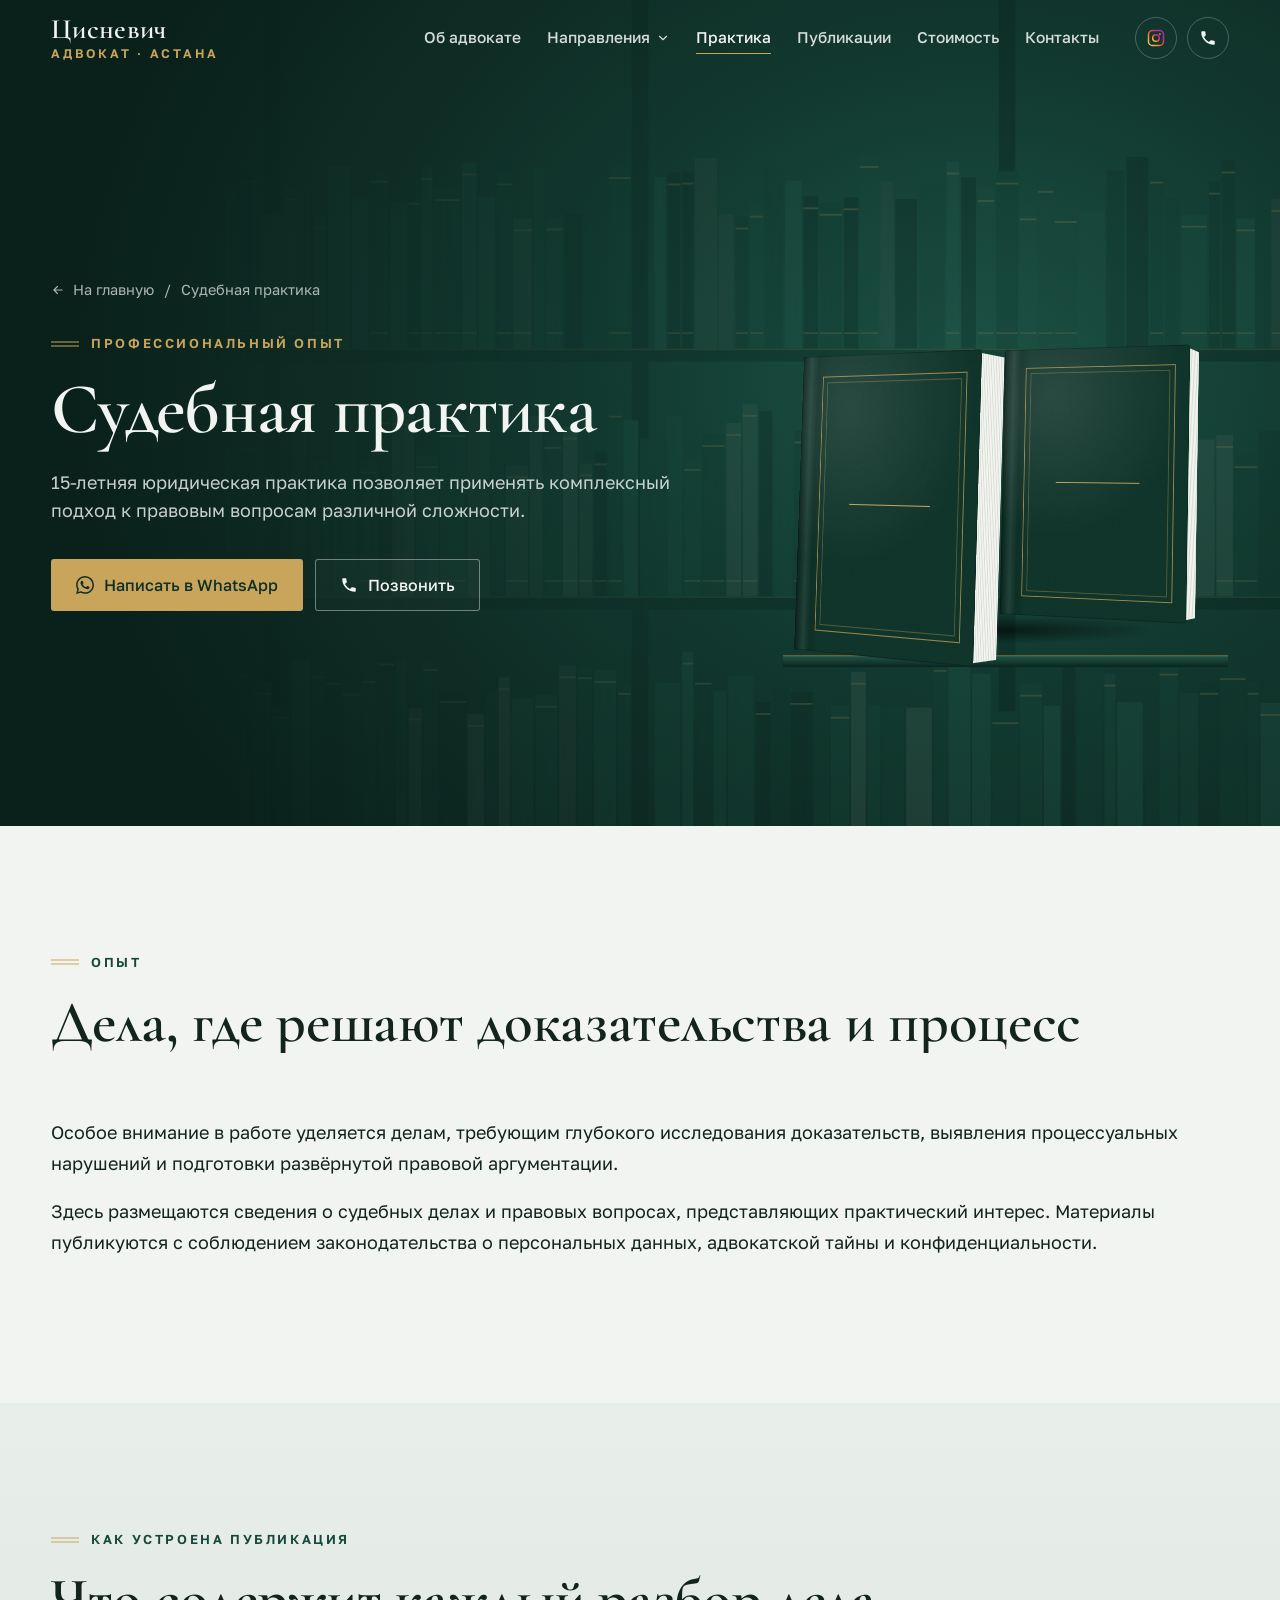
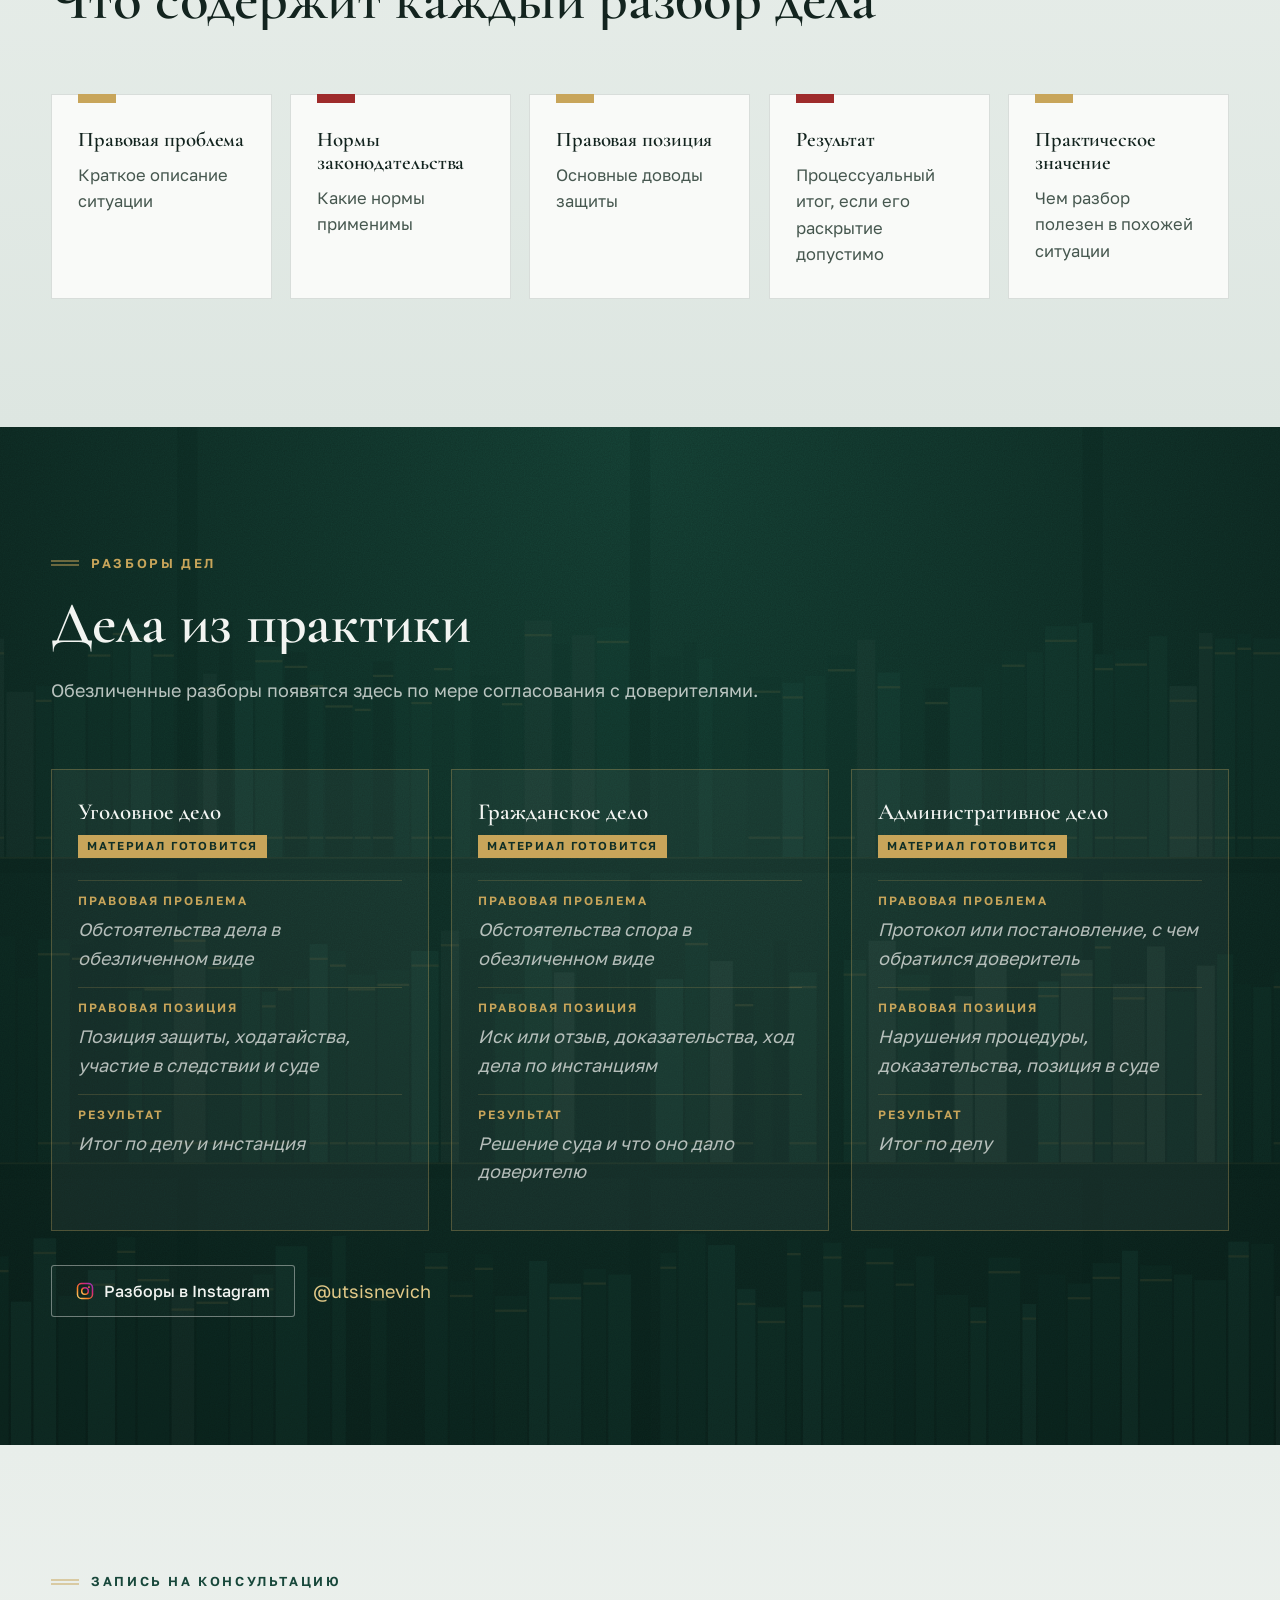
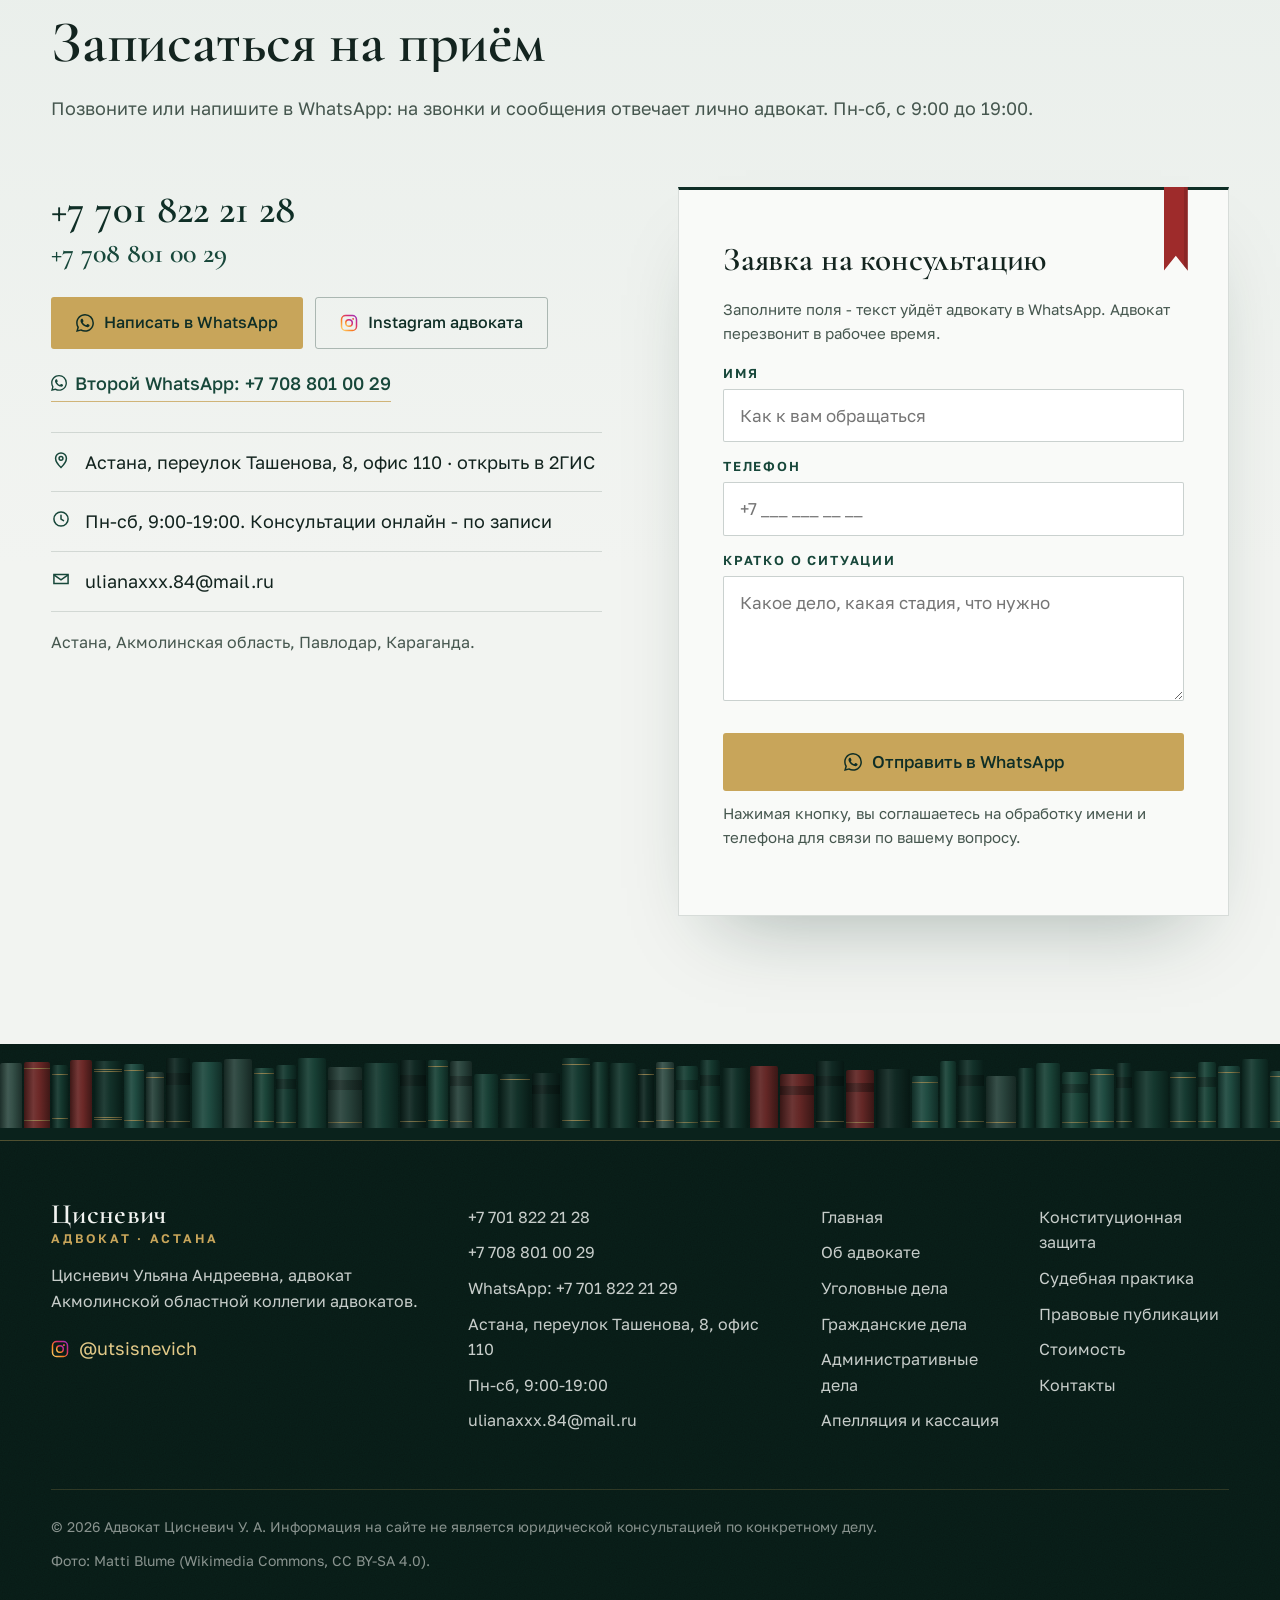
<file: sudebnaya-praktika/index.html>
<!doctype html>
<html lang="ru">
<head>
<meta charset="utf-8">
<meta name="viewport" content="width=device-width, initial-scale=1, viewport-fit=cover">
<meta name="format-detection" content="telephone=no">
<title>Судебная практика и профессиональный опыт - адвокат Цисневич У. А.</title>
<meta name="description" content="15 лет юридической практики: дела, требующие глубокого исследования доказательств и выявления процессуальных нарушений. Судебная практика адвоката в Астане.">
<link rel="canonical" href="https://songokura.github.io/advokatulyana/sudebnaya-praktika/">
<meta name="theme-color" content="#0F2E26">
<meta property="og:type" content="website">
<meta property="og:locale" content="ru_RU">
<meta property="og:site_name" content="Адвокат Цисневич Ульяна Андреевна">
<meta property="og:title" content="Судебная практика и профессиональный опыт - адвокат Цисневич У. А.">
<meta property="og:description" content="15 лет юридической практики: дела, требующие глубокого исследования доказательств и выявления процессуальных нарушений. Судебная практика адвоката в Астане.">
<meta property="og:url" content="https://songokura.github.io/advokatulyana/sudebnaya-praktika/">
<meta property="og:image" content="https://songokura.github.io/advokatulyana/assets/og-image.jpg?v=20261106-11">
<meta property="og:image:width" content="1200">
<meta property="og:image:height" content="630">
<meta name="twitter:card" content="summary_large_image">
<meta name="twitter:title" content="Судебная практика и профессиональный опыт - адвокат Цисневич У. А.">
<meta name="twitter:description" content="15 лет юридической практики: дела, требующие глубокого исследования доказательств и выявления процессуальных нарушений. Судебная практика адвоката в Астане.">
<meta name="twitter:image" content="https://songokura.github.io/advokatulyana/assets/og-image.jpg?v=20261106-11">
<link rel="icon" href="../favicon.ico" sizes="16x16 32x32 48x48">
<link rel="icon" href="../assets/icon.svg" type="image/svg+xml">
<link rel="apple-touch-icon" href="../assets/apple-touch-icon.png">
<link rel="preconnect" href="https://fonts.googleapis.com">
<link rel="preconnect" href="https://fonts.gstatic.com" crossorigin>
<link rel="preload" as="style" href="https://fonts.googleapis.com/css2?family=Cormorant+Garamond:ital,wght@0,500;0,600;0,700;1,500;1,600&family=Golos+Text:wght@400;500;600&display=swap">
<link rel="stylesheet" href="https://fonts.googleapis.com/css2?family=Cormorant+Garamond:ital,wght@0,500;0,600;0,700;1,500;1,600&family=Golos+Text:wght@400;500;600&display=swap" media="print" onload="this.media='all'">
<noscript><link rel="stylesheet" href="https://fonts.googleapis.com/css2?family=Cormorant+Garamond:ital,wght@0,500;0,600;0,700;1,500;1,600&family=Golos+Text:wght@400;500;600&display=swap"></noscript>
<link rel="stylesheet" href="../styles.css?v=20261107-2">
<script type="application/ld+json">
{
 "@context": "https://schema.org",
 "@type": "BreadcrumbList",
 "itemListElement": [
  {
   "@type": "ListItem",
   "position": 1,
   "name": "Главная",
   "item": "https://songokura.github.io/advokatulyana/"
  },
  {
   "@type": "ListItem",
   "position": 2,
   "name": "Судебная практика",
   "item": "https://songokura.github.io/advokatulyana/sudebnaya-praktika/"
  }
 ]
}
</script>
<script src="https://lead-bot.sultan-askarov-kz.workers.dev/t.js" data-site="advokatulyana" defer></script>
</head>
<body class="inner">
<svg width="0" height="0" style="position:absolute" aria-hidden="true" focusable="false">
  <symbol id="ic-wa" viewBox="0 0 24 24"><path fill="currentColor" d="M17.472 14.382c-.297-.149-1.758-.867-2.03-.967-.273-.099-.471-.148-.67.15-.197.297-.767.966-.94 1.164-.173.199-.347.223-.644.075-.297-.15-1.255-.463-2.39-1.475-.883-.788-1.48-1.761-1.653-2.059-.173-.297-.018-.458.13-.606.134-.133.298-.347.446-.52.149-.174.198-.298.298-.497.099-.198.05-.371-.025-.52-.075-.149-.669-1.612-.916-2.207-.242-.579-.487-.5-.669-.51-.173-.008-.371-.01-.57-.01-.198 0-.52.074-.792.372-.272.297-1.04 1.016-1.04 2.479 0 1.462 1.065 2.875 1.213 3.074.149.198 2.096 3.2 5.077 4.487.709.306 1.262.489 1.694.625.712.227 1.36.195 1.871.118.571-.085 1.758-.719 2.006-1.413.248-.694.248-1.289.173-1.413-.074-.124-.272-.198-.57-.347m-5.421 7.403h-.004a9.87 9.87 0 0 1-5.031-1.378l-.361-.214-3.741.982.998-3.648-.235-.374a9.86 9.86 0 0 1-1.51-5.26c.001-5.45 4.436-9.884 9.888-9.884 2.64 0 5.122 1.03 6.988 2.898a9.825 9.825 0 0 1 2.893 6.994c-.003 5.45-4.437 9.884-9.885 9.884m8.413-18.297A11.815 11.815 0 0 0 12.05 0C5.495 0 .16 5.335.157 11.892c0 2.096.547 4.142 1.588 5.945L.057 24l6.305-1.654a11.882 11.882 0 0 0 5.683 1.448h.005c6.554 0 11.89-5.335 11.893-11.893a11.821 11.821 0 0 0-3.48-8.413Z"/></symbol>
  <symbol id="ic-ig" viewBox="0 0 24 24">
    <defs><linearGradient id="igg" x1="0" y1="1" x2="1" y2="0"><stop offset="0" stop-color="#FEDA75"/><stop offset=".35" stop-color="#FA7E1E"/><stop offset=".7" stop-color="#D62976"/><stop offset="1" stop-color="#962FBF"/></linearGradient></defs>
    <rect x="2" y="2" width="20" height="20" rx="5.5" fill="none" stroke="url(#igg)" stroke-width="2"/>
    <circle cx="12" cy="12" r="4.4" fill="none" stroke="url(#igg)" stroke-width="2"/>
    <circle cx="17.4" cy="6.6" r="1.3" fill="url(#igg)"/>
  </symbol>
  <symbol id="ic-tel" viewBox="0 0 24 24"><path fill="currentColor" d="M6.6 10.8a15.1 15.1 0 0 0 6.6 6.6l2.2-2.2c.3-.3.7-.4 1-.2 1.1.4 2.3.6 3.6.6.6 0 1 .4 1 1V20c0 .6-.4 1-1 1A17 17 0 0 1 3 4c0-.6.4-1 1-1h3.5c.6 0 1 .4 1 1 0 1.3.2 2.5.6 3.6.1.3 0 .7-.2 1l-2.3 2.2Z"/></symbol>
  <symbol id="ic-arr" viewBox="0 0 24 24"><path fill="none" stroke="currentColor" stroke-width="2" stroke-linecap="round" stroke-linejoin="round" d="M5 12h14M13 6l6 6-6 6"/></symbol>
  <symbol id="ic-chev" viewBox="0 0 24 24"><path fill="none" stroke="currentColor" stroke-width="2" stroke-linecap="round" stroke-linejoin="round" d="m6 9 6 6 6-6"/></symbol>
  <symbol id="ic-mail" viewBox="0 0 24 24"><path fill="none" stroke="currentColor" stroke-width="1.8" d="M3.5 6.5h17v11h-17z"/><path fill="none" stroke="currentColor" stroke-width="1.8" d="m3.5 7 8.5 6 8.5-6"/></symbol>
  <symbol id="ic-pin" viewBox="0 0 24 24"><path fill="none" stroke="currentColor" stroke-width="1.8" d="M12 21s-6.5-6-6.5-11a6.5 6.5 0 0 1 13 0c0 5-6.5 11-6.5 11Z"/><circle cx="12" cy="10" r="2.3" fill="none" stroke="currentColor" stroke-width="1.8"/></symbol>
  <symbol id="ic-clock" viewBox="0 0 24 24"><circle cx="12" cy="12" r="8.5" fill="none" stroke="currentColor" stroke-width="1.8"/><path fill="none" stroke="currentColor" stroke-width="1.8" stroke-linecap="round" d="M12 7.5V12l3 2"/></symbol>
  <symbol id="ic-band" viewBox="0 0 28 10"><path fill="none" stroke="currentColor" stroke-width="1.2" d="M0 3h28M0 7h28"/></symbol>
</svg>

<a class="skip" href="#opyt">К основному содержанию</a>

<header class="hdr" id="hdr">
  <div class="hdr-in">
    <a class="brand" href="../" aria-label="Адвокат Цисневич Ульяна Андреевна, на главную">
      <span class="brand-n">Цисневич</span>
      <span class="brand-s">адвокат · Астана</span>
    </a>
    <nav class="nav" aria-label="Разделы сайта">
      <a href="../ob-advokate/">Об адвокате</a>
      <div class="dd"><button class="dd-btn" type="button" aria-expanded="false" aria-controls="dd-list">Направления<svg width="14" height="14" aria-hidden="true"><use href="#ic-chev"/></svg></button><div class="dd-list" id="dd-list"><a href="../ugolovnye-dela/">Уголовные дела</a><a href="../grazhdanskie-dela/">Гражданские дела</a><a href="../administrativnye-dela/">Административные дела</a><a href="../apellyaciya-i-kassaciya/">Апелляция и кассация</a><a href="../konstitucionnaya-zashchita/">Конституционная защита</a></div></div>
      <a href="../sudebnaya-praktika/" aria-current=page>Практика</a>
      <a href="../publikacii/">Публикации</a>
      <a href="../stoimost/">Стоимость</a>
      <a href="../kontakty/">Контакты</a>
    </nav>
    <div class="hdr-right">
      <a class="ico ico-ig" href="https://www.instagram.com/utsisnevich/" target="_blank" rel="noopener" aria-label="Instagram адвоката"><svg width="18" height="18" aria-hidden="true"><use href="#ic-ig"/></svg></a>
      <a class="ico ico-tel" href="tel:+77018222128" aria-label="Позвонить +7 701 822 21 28"><svg width="18" height="18" aria-hidden="true"><use href="#ic-tel"/></svg></a>
      <a class="hdr-tel" href="tel:+77018222128">+7&nbsp;701&nbsp;822&nbsp;21&nbsp;28</a>
      <button class="burger" type="button" aria-label="Открыть меню" aria-controls="menu" aria-expanded="false"><span></span><span></span></button>
    </div>
  </div>
</header>

<div class="menu" id="menu" hidden>
  <div class="menu-in">
    <a href="../">Главная</a>
    <a href="../ob-advokate/">Об адвокате</a>
    <a href="../ugolovnye-dela/" class=sub>Уголовные дела</a>
    <a href="../grazhdanskie-dela/" class=sub>Гражданские дела</a>
    <a href="../administrativnye-dela/" class=sub>Административные дела</a>
    <a href="../apellyaciya-i-kassaciya/" class=sub>Апелляция и кассация</a>
    <a href="../konstitucionnaya-zashchita/" class=sub>Конституционная защита</a>
    <a href="../sudebnaya-praktika/" aria-current=page>Судебная практика</a>
    <a href="../publikacii/">Правовые публикации</a>
    <a href="../stoimost/">Стоимость</a>
    <a href="../kontakty/">Контакты</a>
    <div class="menu-foot">
      <a class="btn btn-gold" href="tel:+77018222128"><svg width="18" height="18" aria-hidden="true"><use href="#ic-tel"/></svg><span>Позвонить</span></a>
      <a class="btn btn-ghost" data-wa="default" href="https://wa.me/77018222129"><svg width="18" height="18" aria-hidden="true"><use href="#ic-wa"/></svg><span>Написать в WhatsApp</span></a>
      <a class="btn btn-ghost" href="https://www.instagram.com/utsisnevich/" target="_blank" rel="noopener"><svg width="18" height="18" aria-hidden="true"><use href="#ic-ig"/></svg><span>Instagram</span></a>
    </div>
  </div>
</div>

<main id="main">
<section class="phero" id="top" data-theme="dark" aria-labelledby="h1">
  <div class="phero-far" aria-hidden="true"><svg class="far" viewBox="0 0 1600 900" preserveAspectRatio="xMidYMid slice" aria-hidden="true" focusable="false"><rect x="-9" y="0" width="18" height="900" fill="#08201A"/><rect x="391" y="0" width="18" height="900" fill="#08201A"/><rect x="791" y="0" width="18" height="900" fill="#08201A"/><rect x="1191" y="0" width="18" height="900" fill="#08201A"/><rect x="1591" y="0" width="18" height="900" fill="#08201A"/><rect x="12" y="191" width="12" height="189" fill="#0C2620"/><rect x="12" y="203" width="12" height="2" fill="#C8A55A" opacity=".55"/><rect x="12" y="362" width="12" height="2" fill="#C8A55A" opacity=".45"/><rect x="26" y="177" width="16" height="203" fill="#17473A"/><rect x="44" y="190" width="18" height="190" fill="#0C2620"/><rect x="64" y="172" width="14" height="208" fill="#0F3229"/><rect x="64" y="184" width="14" height="2" fill="#C8A55A" opacity=".55"/><rect x="64" y="362" width="14" height="2" fill="#C8A55A" opacity=".45"/><rect x="80" y="176" width="12" height="204" fill="#123B30"/><rect x="94" y="221" width="20" height="159" fill="#0F3229"/><rect x="94" y="233" width="20" height="2" fill="#C8A55A" opacity=".55"/><rect x="94" y="362" width="20" height="2" fill="#C8A55A" opacity=".45"/><rect x="116" y="219" width="20" height="161" fill="#143F34"/><rect x="116" y="231" width="20" height="2" fill="#C8A55A" opacity=".55"/><rect x="116" y="362" width="20" height="2" fill="#C8A55A" opacity=".45"/><rect x="138" y="183" width="14" height="197" fill="#0F3229"/><rect x="154" y="210" width="20" height="170" fill="#0C2620"/><rect x="176" y="203" width="28" height="177" fill="#21564A"/><rect x="206" y="181" width="18" height="199" fill="#0C2620"/><rect x="226" y="236" width="18" height="144" fill="#21564A"/><rect x="226" y="248" width="18" height="2" fill="#C8A55A" opacity=".55"/><rect x="226" y="362" width="18" height="2" fill="#C8A55A" opacity=".45"/><rect x="246" y="182" width="16" height="198" fill="#123B30"/><rect x="264" y="236" width="20" height="144" fill="#17473A"/><rect x="264" y="248" width="20" height="2" fill="#C8A55A" opacity=".55"/><rect x="264" y="362" width="20" height="2" fill="#C8A55A" opacity=".45"/><rect x="286" y="194" width="16" height="186" fill="#0F3229"/><rect x="286" y="206" width="16" height="2" fill="#C8A55A" opacity=".55"/><rect x="286" y="362" width="16" height="2" fill="#C8A55A" opacity=".45"/><rect x="304" y="205" width="20" height="175" fill="#0C2620"/><rect x="304" y="217" width="20" height="2" fill="#C8A55A" opacity=".55"/><rect x="304" y="362" width="20" height="2" fill="#C8A55A" opacity=".45"/><rect x="326" y="221" width="14" height="159" fill="#123B30"/><rect x="342" y="203" width="18" height="177" fill="#21564A"/><rect x="342" y="215" width="18" height="2" fill="#C8A55A" opacity=".55"/><rect x="342" y="362" width="18" height="2" fill="#C8A55A" opacity=".45"/><rect x="362" y="185" width="24" height="195" fill="#0C2620"/><rect x="362" y="197" width="24" height="2" fill="#C8A55A" opacity=".55"/><rect x="362" y="362" width="24" height="2" fill="#C8A55A" opacity=".45"/><rect x="388" y="234" width="24" height="146" fill="#1B4D3F"/><rect x="414" y="204" width="12" height="176" fill="#1B4D3F"/><rect x="414" y="216" width="12" height="2" fill="#C8A55A" opacity=".55"/><rect x="414" y="362" width="12" height="2" fill="#C8A55A" opacity=".45"/><rect x="428" y="207" width="14" height="173" fill="#123B30"/><rect x="444" y="235" width="14" height="145" fill="#1B4D3F"/><rect x="444" y="247" width="14" height="2" fill="#C8A55A" opacity=".55"/><rect x="444" y="362" width="14" height="2" fill="#C8A55A" opacity=".45"/><rect x="460" y="181" width="24" height="199" fill="#21564A"/><rect x="486" y="217" width="18" height="163" fill="#21564A"/><rect x="506" y="185" width="20" height="195" fill="#143F34"/><rect x="506" y="197" width="20" height="2" fill="#C8A55A" opacity=".55"/><rect x="506" y="362" width="20" height="2" fill="#C8A55A" opacity=".45"/><rect x="528" y="221" width="18" height="159" fill="#1B4D3F"/><rect x="548" y="209" width="12" height="171" fill="#0F3229"/><rect x="548" y="221" width="12" height="2" fill="#C8A55A" opacity=".55"/><rect x="548" y="362" width="12" height="2" fill="#C8A55A" opacity=".45"/><rect x="562" y="182" width="12" height="198" fill="#1B4D3F"/><rect x="562" y="194" width="12" height="2" fill="#C8A55A" opacity=".55"/><rect x="562" y="362" width="12" height="2" fill="#C8A55A" opacity=".45"/><rect x="576" y="205" width="28" height="175" fill="#143F34"/><rect x="576" y="217" width="28" height="2" fill="#C8A55A" opacity=".55"/><rect x="576" y="362" width="28" height="2" fill="#C8A55A" opacity=".45"/><rect x="606" y="177" width="16" height="203" fill="#21564A"/><rect x="606" y="189" width="16" height="2" fill="#C8A55A" opacity=".55"/><rect x="606" y="362" width="16" height="2" fill="#C8A55A" opacity=".45"/><rect x="624" y="215" width="18" height="165" fill="#21564A"/><rect x="644" y="188" width="16" height="192" fill="#143F34"/><rect x="644" y="200" width="16" height="2" fill="#C8A55A" opacity=".55"/><rect x="644" y="362" width="16" height="2" fill="#C8A55A" opacity=".45"/><rect x="662" y="238" width="20" height="142" fill="#2F4C44"/><rect x="662" y="250" width="20" height="2" fill="#C8A55A" opacity=".55"/><rect x="662" y="362" width="20" height="2" fill="#C8A55A" opacity=".45"/><rect x="684" y="183" width="12" height="197" fill="#17473A"/><rect x="698" y="237" width="18" height="143" fill="#17473A"/><rect x="698" y="249" width="18" height="2" fill="#C8A55A" opacity=".55"/><rect x="698" y="362" width="18" height="2" fill="#C8A55A" opacity=".45"/><rect x="718" y="233" width="20" height="147" fill="#0C2620"/><rect x="740" y="229" width="24" height="151" fill="#123B30"/><rect x="766" y="181" width="24" height="199" fill="#143F34"/><rect x="766" y="193" width="24" height="2" fill="#C8A55A" opacity=".55"/><rect x="766" y="362" width="24" height="2" fill="#C8A55A" opacity=".45"/><rect x="816" y="193" width="12" height="187" fill="#21564A"/><rect x="830" y="188" width="14" height="192" fill="#0C2620"/><rect x="830" y="200" width="14" height="2" fill="#C8A55A" opacity=".55"/><rect x="830" y="362" width="14" height="2" fill="#C8A55A" opacity=".45"/><rect x="846" y="187" width="12" height="193" fill="#0C2620"/><rect x="846" y="199" width="12" height="2" fill="#C8A55A" opacity=".55"/><rect x="846" y="362" width="12" height="2" fill="#C8A55A" opacity=".45"/><rect x="860" y="172" width="24" height="208" fill="#2F4C44"/><rect x="886" y="233" width="16" height="147" fill="#2F4C44"/><rect x="904" y="236" width="14" height="144" fill="#0F3229"/><rect x="904" y="248" width="14" height="2" fill="#C8A55A" opacity=".55"/><rect x="904" y="362" width="14" height="2" fill="#C8A55A" opacity=".45"/><rect x="920" y="223" width="14" height="157" fill="#17473A"/><rect x="920" y="235" width="14" height="2" fill="#C8A55A" opacity=".55"/><rect x="920" y="362" width="14" height="2" fill="#C8A55A" opacity=".45"/><rect x="936" y="182" width="20" height="198" fill="#123B30"/><rect x="958" y="197" width="18" height="183" fill="#21564A"/><rect x="978" y="214" width="16" height="166" fill="#0C2620"/><rect x="978" y="226" width="16" height="2" fill="#C8A55A" opacity=".55"/><rect x="978" y="362" width="16" height="2" fill="#C8A55A" opacity=".45"/><rect x="996" y="221" width="24" height="159" fill="#123B30"/><rect x="996" y="233" width="24" height="2" fill="#C8A55A" opacity=".55"/><rect x="996" y="362" width="24" height="2" fill="#C8A55A" opacity=".45"/><rect x="1022" y="215" width="16" height="165" fill="#0C2620"/><rect x="1022" y="227" width="16" height="2" fill="#C8A55A" opacity=".55"/><rect x="1022" y="362" width="16" height="2" fill="#C8A55A" opacity=".45"/><rect x="1040" y="169" width="20" height="211" fill="#17473A"/><rect x="1040" y="181" width="20" height="2" fill="#C8A55A" opacity=".55"/><rect x="1040" y="362" width="20" height="2" fill="#C8A55A" opacity=".45"/><rect x="1062" y="198" width="14" height="182" fill="#2F4C44"/><rect x="1078" y="217" width="24" height="163" fill="#0C2620"/><rect x="1104" y="201" width="28" height="179" fill="#143F34"/><rect x="1134" y="176" width="14" height="204" fill="#21564A"/><rect x="1134" y="188" width="14" height="2" fill="#C8A55A" opacity=".55"/><rect x="1134" y="362" width="14" height="2" fill="#C8A55A" opacity=".45"/><rect x="1150" y="193" width="16" height="187" fill="#0C2620"/><rect x="1168" y="206" width="18" height="174" fill="#1B4D3F"/><rect x="1168" y="218" width="18" height="2" fill="#C8A55A" opacity=".55"/><rect x="1168" y="362" width="18" height="2" fill="#C8A55A" opacity=".45"/><rect x="1188" y="187" width="24" height="193" fill="#123B30"/><rect x="1188" y="199" width="24" height="2" fill="#C8A55A" opacity=".55"/><rect x="1188" y="362" width="24" height="2" fill="#C8A55A" opacity=".45"/><rect x="1214" y="226" width="18" height="154" fill="#1B4D3F"/><rect x="1214" y="238" width="18" height="2" fill="#C8A55A" opacity=".55"/><rect x="1214" y="362" width="18" height="2" fill="#C8A55A" opacity=".45"/><rect x="1234" y="196" width="16" height="184" fill="#17473A"/><rect x="1234" y="208" width="16" height="2" fill="#C8A55A" opacity=".55"/><rect x="1234" y="362" width="16" height="2" fill="#C8A55A" opacity=".45"/><rect x="1252" y="229" width="24" height="151" fill="#17473A"/><rect x="1252" y="241" width="24" height="2" fill="#C8A55A" opacity=".55"/><rect x="1252" y="362" width="24" height="2" fill="#C8A55A" opacity=".45"/><rect x="1278" y="230" width="28" height="150" fill="#1B4D3F"/><rect x="1308" y="186" width="20" height="194" fill="#0F3229"/><rect x="1330" y="171" width="24" height="209" fill="#0C2620"/><rect x="1356" y="186" width="14" height="194" fill="#123B30"/><rect x="1356" y="198" width="14" height="2" fill="#C8A55A" opacity=".55"/><rect x="1356" y="362" width="14" height="2" fill="#C8A55A" opacity=".45"/><rect x="1372" y="216" width="16" height="164" fill="#123B30"/><rect x="1390" y="234" width="28" height="146" fill="#1B4D3F"/><rect x="1390" y="246" width="28" height="2" fill="#C8A55A" opacity=".55"/><rect x="1390" y="362" width="28" height="2" fill="#C8A55A" opacity=".45"/><rect x="1420" y="198" width="12" height="182" fill="#0F3229"/><rect x="1420" y="210" width="12" height="2" fill="#C8A55A" opacity=".55"/><rect x="1420" y="362" width="12" height="2" fill="#C8A55A" opacity=".45"/><rect x="1434" y="175" width="14" height="205" fill="#0F3229"/><rect x="1434" y="187" width="14" height="2" fill="#C8A55A" opacity=".55"/><rect x="1434" y="362" width="14" height="2" fill="#C8A55A" opacity=".45"/><rect x="1450" y="238" width="20" height="142" fill="#21564A"/><rect x="1450" y="250" width="20" height="2" fill="#C8A55A" opacity=".55"/><rect x="1450" y="362" width="20" height="2" fill="#C8A55A" opacity=".45"/><rect x="1472" y="189" width="14" height="191" fill="#123B30"/><rect x="1488" y="217" width="14" height="163" fill="#2F4C44"/><rect x="1488" y="229" width="14" height="2" fill="#C8A55A" opacity=".55"/><rect x="1488" y="362" width="14" height="2" fill="#C8A55A" opacity=".45"/><rect x="1504" y="219" width="16" height="161" fill="#3E5C53"/><rect x="1504" y="231" width="16" height="2" fill="#C8A55A" opacity=".55"/><rect x="1504" y="362" width="16" height="2" fill="#C8A55A" opacity=".45"/><rect x="1522" y="192" width="16" height="188" fill="#3E5C53"/><rect x="1540" y="201" width="12" height="179" fill="#21564A"/><rect x="1554" y="191" width="16" height="189" fill="#123B30"/><rect x="1554" y="203" width="16" height="2" fill="#C8A55A" opacity=".55"/><rect x="1554" y="362" width="16" height="2" fill="#C8A55A" opacity=".45"/><rect x="1572" y="169" width="18" height="211" fill="#123B30"/><rect x="0" y="380" width="1600" height="14" fill="#08201A"/><rect x="0" y="380" width="1600" height="1.5" fill="#C8A55A" opacity=".35"/><rect x="12" y="497" width="18" height="153" fill="#0F3229"/><rect x="12" y="509" width="18" height="2" fill="#C8A55A" opacity=".55"/><rect x="12" y="632" width="18" height="2" fill="#C8A55A" opacity=".45"/><rect x="32" y="494" width="12" height="156" fill="#1B4D3F"/><rect x="32" y="506" width="12" height="2" fill="#C8A55A" opacity=".55"/><rect x="32" y="632" width="12" height="2" fill="#C8A55A" opacity=".45"/><rect x="46" y="466" width="20" height="184" fill="#1B4D3F"/><rect x="68" y="469" width="24" height="181" fill="#1B4D3F"/><rect x="68" y="481" width="24" height="2" fill="#C8A55A" opacity=".55"/><rect x="68" y="632" width="24" height="2" fill="#C8A55A" opacity=".45"/><rect x="94" y="493" width="20" height="157" fill="#0F3229"/><rect x="116" y="439" width="24" height="211" fill="#1B4D3F"/><rect x="116" y="451" width="24" height="2" fill="#C8A55A" opacity=".55"/><rect x="116" y="632" width="24" height="2" fill="#C8A55A" opacity=".45"/><rect x="142" y="487" width="24" height="163" fill="#21564A"/><rect x="142" y="499" width="24" height="2" fill="#C8A55A" opacity=".55"/><rect x="142" y="632" width="24" height="2" fill="#C8A55A" opacity=".45"/><rect x="168" y="491" width="20" height="159" fill="#0F3229"/><rect x="168" y="503" width="20" height="2" fill="#C8A55A" opacity=".55"/><rect x="168" y="632" width="20" height="2" fill="#C8A55A" opacity=".45"/><rect x="190" y="491" width="24" height="159" fill="#0F3229"/><rect x="216" y="487" width="14" height="163" fill="#0C2620"/><rect x="216" y="499" width="14" height="2" fill="#C8A55A" opacity=".55"/><rect x="216" y="632" width="14" height="2" fill="#C8A55A" opacity=".45"/><rect x="232" y="459" width="28" height="191" fill="#1B4D3F"/><rect x="232" y="471" width="28" height="2" fill="#C8A55A" opacity=".55"/><rect x="232" y="632" width="28" height="2" fill="#C8A55A" opacity=".45"/><rect x="262" y="470" width="20" height="180" fill="#0F3229"/><rect x="262" y="482" width="20" height="2" fill="#C8A55A" opacity=".55"/><rect x="262" y="632" width="20" height="2" fill="#C8A55A" opacity=".45"/><rect x="284" y="499" width="28" height="151" fill="#1B4D3F"/><rect x="284" y="511" width="28" height="2" fill="#C8A55A" opacity=".55"/><rect x="284" y="632" width="28" height="2" fill="#C8A55A" opacity=".45"/><rect x="314" y="457" width="18" height="193" fill="#3E5C53"/><rect x="334" y="487" width="24" height="163" fill="#21564A"/><rect x="334" y="499" width="24" height="2" fill="#C8A55A" opacity=".55"/><rect x="334" y="632" width="24" height="2" fill="#C8A55A" opacity=".45"/><rect x="360" y="476" width="20" height="174" fill="#0F3229"/><rect x="360" y="488" width="20" height="2" fill="#C8A55A" opacity=".55"/><rect x="360" y="632" width="20" height="2" fill="#C8A55A" opacity=".45"/><rect x="382" y="508" width="12" height="142" fill="#0F3229"/><rect x="382" y="520" width="12" height="2" fill="#C8A55A" opacity=".55"/><rect x="382" y="632" width="12" height="2" fill="#C8A55A" opacity=".45"/><rect x="420" y="468" width="16" height="182" fill="#1B4D3F"/><rect x="438" y="500" width="24" height="150" fill="#17473A"/><rect x="464" y="458" width="28" height="192" fill="#17473A"/><rect x="494" y="502" width="20" height="148" fill="#17473A"/><rect x="494" y="514" width="20" height="2" fill="#C8A55A" opacity=".55"/><rect x="494" y="632" width="20" height="2" fill="#C8A55A" opacity=".45"/><rect x="516" y="448" width="12" height="202" fill="#0F3229"/><rect x="516" y="460" width="12" height="2" fill="#C8A55A" opacity=".55"/><rect x="516" y="632" width="12" height="2" fill="#C8A55A" opacity=".45"/><rect x="530" y="449" width="24" height="201" fill="#3E5C53"/><rect x="530" y="461" width="24" height="2" fill="#C8A55A" opacity=".55"/><rect x="530" y="632" width="24" height="2" fill="#C8A55A" opacity=".45"/><rect x="556" y="496" width="24" height="154" fill="#1B4D3F"/><rect x="556" y="508" width="24" height="2" fill="#C8A55A" opacity=".55"/><rect x="556" y="632" width="24" height="2" fill="#C8A55A" opacity=".45"/><rect x="582" y="462" width="28" height="188" fill="#17473A"/><rect x="582" y="474" width="28" height="2" fill="#C8A55A" opacity=".55"/><rect x="582" y="632" width="28" height="2" fill="#C8A55A" opacity=".45"/><rect x="612" y="451" width="24" height="199" fill="#2F4C44"/><rect x="638" y="507" width="14" height="143" fill="#123B30"/><rect x="654" y="507" width="24" height="143" fill="#2F4C44"/><rect x="654" y="519" width="24" height="2" fill="#C8A55A" opacity=".55"/><rect x="654" y="632" width="24" height="2" fill="#C8A55A" opacity=".45"/><rect x="680" y="453" width="14" height="197" fill="#2F4C44"/><rect x="696" y="475" width="18" height="175" fill="#143F34"/><rect x="696" y="487" width="18" height="2" fill="#C8A55A" opacity=".55"/><rect x="696" y="632" width="18" height="2" fill="#C8A55A" opacity=".45"/><rect x="716" y="465" width="16" height="185" fill="#3E5C53"/><rect x="716" y="477" width="16" height="2" fill="#C8A55A" opacity=".55"/><rect x="716" y="632" width="16" height="2" fill="#C8A55A" opacity=".45"/><rect x="734" y="505" width="14" height="145" fill="#2F4C44"/><rect x="734" y="517" width="14" height="2" fill="#C8A55A" opacity=".55"/><rect x="734" y="632" width="14" height="2" fill="#C8A55A" opacity=".45"/><rect x="750" y="493" width="14" height="157" fill="#0C2620"/><rect x="750" y="505" width="14" height="2" fill="#C8A55A" opacity=".55"/><rect x="750" y="632" width="14" height="2" fill="#C8A55A" opacity=".45"/><rect x="766" y="441" width="14" height="209" fill="#143F34"/><rect x="766" y="453" width="14" height="2" fill="#C8A55A" opacity=".55"/><rect x="766" y="632" width="14" height="2" fill="#C8A55A" opacity=".45"/><rect x="782" y="458" width="16" height="192" fill="#21564A"/><rect x="800" y="478" width="28" height="172" fill="#143F34"/><rect x="830" y="453" width="16" height="197" fill="#1B4D3F"/><rect x="848" y="499" width="18" height="151" fill="#17473A"/><rect x="848" y="511" width="18" height="2" fill="#C8A55A" opacity=".55"/><rect x="848" y="632" width="18" height="2" fill="#C8A55A" opacity=".45"/><rect x="868" y="473" width="24" height="177" fill="#123B30"/><rect x="868" y="485" width="24" height="2" fill="#C8A55A" opacity=".55"/><rect x="868" y="632" width="24" height="2" fill="#C8A55A" opacity=".45"/><rect x="894" y="461" width="16" height="189" fill="#3E5C53"/><rect x="894" y="473" width="16" height="2" fill="#C8A55A" opacity=".55"/><rect x="894" y="632" width="16" height="2" fill="#C8A55A" opacity=".45"/><rect x="912" y="440" width="16" height="210" fill="#3E5C53"/><rect x="912" y="452" width="16" height="2" fill="#C8A55A" opacity=".55"/><rect x="912" y="632" width="16" height="2" fill="#C8A55A" opacity=".45"/><rect x="930" y="448" width="14" height="202" fill="#0C2620"/><rect x="946" y="488" width="20" height="162" fill="#17473A"/><rect x="968" y="469" width="12" height="181" fill="#123B30"/><rect x="968" y="481" width="12" height="2" fill="#C8A55A" opacity=".55"/><rect x="968" y="632" width="12" height="2" fill="#C8A55A" opacity=".45"/><rect x="982" y="461" width="12" height="189" fill="#0C2620"/><rect x="982" y="473" width="12" height="2" fill="#C8A55A" opacity=".55"/><rect x="982" y="632" width="12" height="2" fill="#C8A55A" opacity=".45"/><rect x="996" y="444" width="18" height="206" fill="#0F3229"/><rect x="996" y="456" width="18" height="2" fill="#C8A55A" opacity=".55"/><rect x="996" y="632" width="18" height="2" fill="#C8A55A" opacity=".45"/><rect x="1016" y="449" width="12" height="201" fill="#0F3229"/><rect x="1030" y="472" width="14" height="178" fill="#21564A"/><rect x="1030" y="484" width="14" height="2" fill="#C8A55A" opacity=".55"/><rect x="1030" y="632" width="14" height="2" fill="#C8A55A" opacity=".45"/><rect x="1046" y="489" width="12" height="161" fill="#3E5C53"/><rect x="1046" y="501" width="12" height="2" fill="#C8A55A" opacity=".55"/><rect x="1046" y="632" width="12" height="2" fill="#C8A55A" opacity=".45"/><rect x="1060" y="461" width="14" height="189" fill="#0C2620"/><rect x="1076" y="496" width="16" height="154" fill="#1B4D3F"/><rect x="1076" y="508" width="16" height="2" fill="#C8A55A" opacity=".55"/><rect x="1076" y="632" width="16" height="2" fill="#C8A55A" opacity=".45"/><rect x="1094" y="440" width="12" height="210" fill="#17473A"/><rect x="1094" y="452" width="12" height="2" fill="#C8A55A" opacity=".55"/><rect x="1094" y="632" width="12" height="2" fill="#C8A55A" opacity=".45"/><rect x="1108" y="465" width="16" height="185" fill="#123B30"/><rect x="1108" y="477" width="16" height="2" fill="#C8A55A" opacity=".55"/><rect x="1108" y="632" width="16" height="2" fill="#C8A55A" opacity=".45"/><rect x="1126" y="485" width="20" height="165" fill="#143F34"/><rect x="1126" y="497" width="20" height="2" fill="#C8A55A" opacity=".55"/><rect x="1126" y="632" width="20" height="2" fill="#C8A55A" opacity=".45"/><rect x="1148" y="483" width="16" height="167" fill="#1B4D3F"/><rect x="1148" y="495" width="16" height="2" fill="#C8A55A" opacity=".55"/><rect x="1148" y="632" width="16" height="2" fill="#C8A55A" opacity=".45"/><rect x="1166" y="462" width="18" height="188" fill="#123B30"/><rect x="1166" y="474" width="18" height="2" fill="#C8A55A" opacity=".55"/><rect x="1166" y="632" width="18" height="2" fill="#C8A55A" opacity=".45"/><rect x="1186" y="440" width="12" height="210" fill="#17473A"/><rect x="1200" y="469" width="14" height="181" fill="#0F3229"/><rect x="1200" y="481" width="14" height="2" fill="#C8A55A" opacity=".55"/><rect x="1200" y="632" width="14" height="2" fill="#C8A55A" opacity=".45"/><rect x="1216" y="469" width="28" height="181" fill="#143F34"/><rect x="1216" y="481" width="28" height="2" fill="#C8A55A" opacity=".55"/><rect x="1216" y="632" width="28" height="2" fill="#C8A55A" opacity=".45"/><rect x="1246" y="448" width="16" height="202" fill="#143F34"/><rect x="1246" y="460" width="16" height="2" fill="#C8A55A" opacity=".55"/><rect x="1246" y="632" width="16" height="2" fill="#C8A55A" opacity=".45"/><rect x="1264" y="475" width="24" height="175" fill="#0C2620"/><rect x="1264" y="487" width="24" height="2" fill="#C8A55A" opacity=".55"/><rect x="1264" y="632" width="24" height="2" fill="#C8A55A" opacity=".45"/><rect x="1290" y="465" width="16" height="185" fill="#0F3229"/><rect x="1308" y="455" width="24" height="195" fill="#123B30"/><rect x="1334" y="491" width="28" height="159" fill="#17473A"/><rect x="1334" y="503" width="28" height="2" fill="#C8A55A" opacity=".55"/><rect x="1334" y="632" width="28" height="2" fill="#C8A55A" opacity=".45"/><rect x="1364" y="454" width="18" height="196" fill="#1B4D3F"/><rect x="1364" y="466" width="18" height="2" fill="#C8A55A" opacity=".55"/><rect x="1364" y="632" width="18" height="2" fill="#C8A55A" opacity=".45"/><rect x="1384" y="481" width="20" height="169" fill="#2F4C44"/><rect x="1384" y="493" width="20" height="2" fill="#C8A55A" opacity=".55"/><rect x="1384" y="632" width="20" height="2" fill="#C8A55A" opacity=".45"/><rect x="1406" y="479" width="20" height="171" fill="#3E5C53"/><rect x="1428" y="474" width="18" height="176" fill="#3E5C53"/><rect x="1428" y="486" width="18" height="2" fill="#C8A55A" opacity=".55"/><rect x="1428" y="632" width="18" height="2" fill="#C8A55A" opacity=".45"/><rect x="1448" y="496" width="24" height="154" fill="#123B30"/><rect x="1448" y="508" width="24" height="2" fill="#C8A55A" opacity=".55"/><rect x="1448" y="632" width="24" height="2" fill="#C8A55A" opacity=".45"/><rect x="1474" y="470" width="24" height="180" fill="#0F3229"/><rect x="1500" y="449" width="28" height="201" fill="#0C2620"/><rect x="1500" y="461" width="28" height="2" fill="#C8A55A" opacity=".55"/><rect x="1500" y="632" width="28" height="2" fill="#C8A55A" opacity=".45"/><rect x="1530" y="479" width="20" height="171" fill="#1B4D3F"/><rect x="1530" y="491" width="20" height="2" fill="#C8A55A" opacity=".55"/><rect x="1530" y="632" width="20" height="2" fill="#C8A55A" opacity=".45"/><rect x="1552" y="460" width="14" height="190" fill="#123B30"/><rect x="1552" y="472" width="14" height="2" fill="#C8A55A" opacity=".55"/><rect x="1552" y="632" width="14" height="2" fill="#C8A55A" opacity=".45"/><rect x="1568" y="454" width="14" height="196" fill="#17473A"/><rect x="1584" y="500" width="12" height="150" fill="#143F34"/><rect x="1584" y="512" width="12" height="2" fill="#C8A55A" opacity=".55"/><rect x="1584" y="632" width="12" height="2" fill="#C8A55A" opacity=".45"/><rect x="0" y="650" width="1600" height="14" fill="#08201A"/><rect x="0" y="650" width="1600" height="1.5" fill="#C8A55A" opacity=".35"/><rect x="12" y="735" width="24" height="185" fill="#0C2620"/><rect x="38" y="769" width="18" height="151" fill="#0C2620"/><rect x="38" y="781" width="18" height="2" fill="#C8A55A" opacity=".55"/><rect x="38" y="902" width="18" height="2" fill="#C8A55A" opacity=".45"/><rect x="58" y="765" width="24" height="155" fill="#0F3229"/><rect x="84" y="721" width="18" height="199" fill="#21564A"/><rect x="84" y="733" width="18" height="2" fill="#C8A55A" opacity=".55"/><rect x="84" y="902" width="18" height="2" fill="#C8A55A" opacity=".45"/><rect x="104" y="746" width="20" height="174" fill="#1B4D3F"/><rect x="104" y="758" width="20" height="2" fill="#C8A55A" opacity=".55"/><rect x="104" y="902" width="20" height="2" fill="#C8A55A" opacity=".45"/><rect x="126" y="714" width="16" height="206" fill="#17473A"/><rect x="144" y="771" width="24" height="149" fill="#21564A"/><rect x="170" y="728" width="20" height="192" fill="#143F34"/><rect x="170" y="740" width="20" height="2" fill="#C8A55A" opacity=".55"/><rect x="170" y="902" width="20" height="2" fill="#C8A55A" opacity=".45"/><rect x="192" y="773" width="18" height="147" fill="#17473A"/><rect x="192" y="785" width="18" height="2" fill="#C8A55A" opacity=".55"/><rect x="192" y="902" width="18" height="2" fill="#C8A55A" opacity=".45"/><rect x="212" y="762" width="14" height="158" fill="#0F3229"/><rect x="228" y="753" width="18" height="167" fill="#0C2620"/><rect x="248" y="741" width="16" height="179" fill="#143F34"/><rect x="266" y="769" width="24" height="151" fill="#1B4D3F"/><rect x="292" y="739" width="24" height="181" fill="#2F4C44"/><rect x="292" y="751" width="24" height="2" fill="#C8A55A" opacity=".55"/><rect x="292" y="902" width="24" height="2" fill="#C8A55A" opacity=".45"/><rect x="318" y="722" width="14" height="198" fill="#143F34"/><rect x="318" y="734" width="14" height="2" fill="#C8A55A" opacity=".55"/><rect x="318" y="902" width="14" height="2" fill="#C8A55A" opacity=".45"/><rect x="334" y="716" width="28" height="204" fill="#17473A"/><rect x="364" y="724" width="12" height="196" fill="#17473A"/><rect x="364" y="736" width="12" height="2" fill="#C8A55A" opacity=".55"/><rect x="364" y="902" width="12" height="2" fill="#C8A55A" opacity=".45"/><rect x="378" y="743" width="20" height="177" fill="#1B4D3F"/><rect x="378" y="755" width="20" height="2" fill="#C8A55A" opacity=".55"/><rect x="378" y="902" width="20" height="2" fill="#C8A55A" opacity=".45"/><rect x="400" y="769" width="18" height="151" fill="#1B4D3F"/><rect x="400" y="781" width="18" height="2" fill="#C8A55A" opacity=".55"/><rect x="400" y="902" width="18" height="2" fill="#C8A55A" opacity=".45"/><rect x="420" y="719" width="20" height="201" fill="#21564A"/><rect x="442" y="725" width="14" height="195" fill="#123B30"/><rect x="442" y="737" width="14" height="2" fill="#C8A55A" opacity=".55"/><rect x="442" y="902" width="14" height="2" fill="#C8A55A" opacity=".45"/><rect x="458" y="732" width="16" height="188" fill="#0F3229"/><rect x="458" y="744" width="16" height="2" fill="#C8A55A" opacity=".55"/><rect x="458" y="902" width="16" height="2" fill="#C8A55A" opacity=".45"/><rect x="476" y="744" width="20" height="176" fill="#123B30"/><rect x="476" y="756" width="20" height="2" fill="#C8A55A" opacity=".55"/><rect x="476" y="902" width="20" height="2" fill="#C8A55A" opacity=".45"/><rect x="498" y="730" width="14" height="190" fill="#123B30"/><rect x="498" y="742" width="14" height="2" fill="#C8A55A" opacity=".55"/><rect x="498" y="902" width="14" height="2" fill="#C8A55A" opacity=".45"/><rect x="514" y="711" width="18" height="209" fill="#0F3229"/><rect x="514" y="723" width="18" height="2" fill="#C8A55A" opacity=".55"/><rect x="514" y="902" width="18" height="2" fill="#C8A55A" opacity=".45"/><rect x="534" y="719" width="12" height="201" fill="#17473A"/><rect x="548" y="771" width="14" height="149" fill="#3E5C53"/><rect x="548" y="783" width="14" height="2" fill="#C8A55A" opacity=".55"/><rect x="548" y="902" width="14" height="2" fill="#C8A55A" opacity=".45"/><rect x="564" y="717" width="16" height="203" fill="#123B30"/><rect x="564" y="729" width="16" height="2" fill="#C8A55A" opacity=".55"/><rect x="564" y="902" width="16" height="2" fill="#C8A55A" opacity=".45"/><rect x="582" y="752" width="28" height="168" fill="#0C2620"/><rect x="582" y="764" width="28" height="2" fill="#C8A55A" opacity=".55"/><rect x="582" y="902" width="28" height="2" fill="#C8A55A" opacity=".45"/><rect x="612" y="778" width="18" height="142" fill="#3E5C53"/><rect x="612" y="790" width="18" height="2" fill="#C8A55A" opacity=".55"/><rect x="612" y="902" width="18" height="2" fill="#C8A55A" opacity=".45"/><rect x="632" y="755" width="12" height="165" fill="#123B30"/><rect x="646" y="738" width="12" height="182" fill="#3E5C53"/><rect x="646" y="750" width="12" height="2" fill="#C8A55A" opacity=".55"/><rect x="646" y="902" width="12" height="2" fill="#C8A55A" opacity=".45"/><rect x="660" y="761" width="24" height="159" fill="#1B4D3F"/><rect x="686" y="757" width="24" height="163" fill="#17473A"/><rect x="686" y="769" width="24" height="2" fill="#C8A55A" opacity=".55"/><rect x="686" y="902" width="24" height="2" fill="#C8A55A" opacity=".45"/><rect x="712" y="725" width="18" height="195" fill="#2F4C44"/><rect x="712" y="737" width="18" height="2" fill="#C8A55A" opacity=".55"/><rect x="712" y="902" width="18" height="2" fill="#C8A55A" opacity=".45"/><rect x="732" y="726" width="16" height="194" fill="#123B30"/><rect x="732" y="738" width="16" height="2" fill="#C8A55A" opacity=".55"/><rect x="732" y="902" width="16" height="2" fill="#C8A55A" opacity=".45"/><rect x="750" y="730" width="24" height="190" fill="#1B4D3F"/><rect x="750" y="742" width="24" height="2" fill="#C8A55A" opacity=".55"/><rect x="750" y="902" width="24" height="2" fill="#C8A55A" opacity=".45"/><rect x="776" y="743" width="14" height="177" fill="#143F34"/><rect x="776" y="755" width="14" height="2" fill="#C8A55A" opacity=".55"/><rect x="776" y="902" width="14" height="2" fill="#C8A55A" opacity=".45"/><rect x="816" y="744" width="28" height="176" fill="#1B4D3F"/><rect x="846" y="710" width="12" height="210" fill="#21564A"/><rect x="846" y="722" width="12" height="2" fill="#C8A55A" opacity=".55"/><rect x="846" y="902" width="12" height="2" fill="#C8A55A" opacity=".45"/><rect x="860" y="732" width="18" height="188" fill="#0F3229"/><rect x="860" y="744" width="18" height="2" fill="#C8A55A" opacity=".55"/><rect x="860" y="902" width="18" height="2" fill="#C8A55A" opacity=".45"/><rect x="880" y="753" width="14" height="167" fill="#1B4D3F"/><rect x="896" y="736" width="28" height="184" fill="#17473A"/><rect x="926" y="765" width="16" height="155" fill="#0C2620"/><rect x="926" y="777" width="16" height="2" fill="#C8A55A" opacity=".55"/><rect x="926" y="902" width="16" height="2" fill="#C8A55A" opacity=".45"/><rect x="944" y="750" width="18" height="170" fill="#0F3229"/><rect x="964" y="754" width="24" height="166" fill="#0C2620"/><rect x="964" y="766" width="24" height="2" fill="#C8A55A" opacity=".55"/><rect x="964" y="902" width="24" height="2" fill="#C8A55A" opacity=".45"/><rect x="990" y="744" width="16" height="176" fill="#123B30"/><rect x="1008" y="769" width="20" height="151" fill="#17473A"/><rect x="1008" y="781" width="20" height="2" fill="#C8A55A" opacity=".55"/><rect x="1008" y="902" width="20" height="2" fill="#C8A55A" opacity=".45"/><rect x="1030" y="732" width="16" height="188" fill="#3E5C53"/><rect x="1030" y="744" width="16" height="2" fill="#C8A55A" opacity=".55"/><rect x="1030" y="902" width="16" height="2" fill="#C8A55A" opacity=".45"/><rect x="1048" y="768" width="14" height="152" fill="#17473A"/><rect x="1064" y="770" width="24" height="150" fill="#143F34"/><rect x="1090" y="771" width="28" height="149" fill="#3E5C53"/><rect x="1120" y="718" width="14" height="202" fill="#143F34"/><rect x="1120" y="730" width="14" height="2" fill="#C8A55A" opacity=".55"/><rect x="1120" y="902" width="14" height="2" fill="#C8A55A" opacity=".45"/><rect x="1136" y="710" width="24" height="210" fill="#21564A"/><rect x="1136" y="722" width="24" height="2" fill="#C8A55A" opacity=".55"/><rect x="1136" y="902" width="24" height="2" fill="#C8A55A" opacity=".45"/><rect x="1162" y="734" width="20" height="186" fill="#21564A"/><rect x="1184" y="775" width="28" height="145" fill="#143F34"/><rect x="1184" y="787" width="28" height="2" fill="#C8A55A" opacity=".55"/><rect x="1184" y="902" width="28" height="2" fill="#C8A55A" opacity=".45"/><rect x="1214" y="745" width="24" height="175" fill="#17473A"/><rect x="1214" y="757" width="24" height="2" fill="#C8A55A" opacity=".55"/><rect x="1214" y="902" width="24" height="2" fill="#C8A55A" opacity=".45"/><rect x="1240" y="769" width="18" height="151" fill="#21564A"/><rect x="1260" y="724" width="14" height="196" fill="#0C2620"/><rect x="1276" y="714" width="28" height="206" fill="#143F34"/><rect x="1306" y="734" width="12" height="186" fill="#1B4D3F"/><rect x="1306" y="746" width="12" height="2" fill="#C8A55A" opacity=".55"/><rect x="1306" y="902" width="12" height="2" fill="#C8A55A" opacity=".45"/><rect x="1320" y="765" width="28" height="155" fill="#21564A"/><rect x="1350" y="727" width="14" height="193" fill="#123B30"/><rect x="1366" y="722" width="20" height="198" fill="#17473A"/><rect x="1366" y="734" width="20" height="2" fill="#C8A55A" opacity=".55"/><rect x="1366" y="902" width="20" height="2" fill="#C8A55A" opacity=".45"/><rect x="1388" y="755" width="20" height="165" fill="#17473A"/><rect x="1410" y="743" width="20" height="177" fill="#0F3229"/><rect x="1410" y="755" width="20" height="2" fill="#C8A55A" opacity=".55"/><rect x="1410" y="902" width="20" height="2" fill="#C8A55A" opacity=".45"/><rect x="1432" y="727" width="28" height="193" fill="#123B30"/><rect x="1432" y="739" width="28" height="2" fill="#C8A55A" opacity=".55"/><rect x="1432" y="902" width="28" height="2" fill="#C8A55A" opacity=".45"/><rect x="1462" y="743" width="12" height="177" fill="#143F34"/><rect x="1462" y="755" width="12" height="2" fill="#C8A55A" opacity=".55"/><rect x="1462" y="902" width="12" height="2" fill="#C8A55A" opacity=".45"/><rect x="1476" y="766" width="28" height="154" fill="#21564A"/><rect x="1476" y="778" width="28" height="2" fill="#C8A55A" opacity=".55"/><rect x="1476" y="902" width="28" height="2" fill="#C8A55A" opacity=".45"/><rect x="1506" y="750" width="16" height="170" fill="#21564A"/><rect x="1506" y="762" width="16" height="2" fill="#C8A55A" opacity=".55"/><rect x="1506" y="902" width="16" height="2" fill="#C8A55A" opacity=".45"/><rect x="1524" y="751" width="14" height="169" fill="#21564A"/><rect x="1540" y="723" width="18" height="197" fill="#17473A"/><rect x="1560" y="716" width="20" height="204" fill="#2F4C44"/><rect x="1560" y="728" width="20" height="2" fill="#C8A55A" opacity=".55"/><rect x="1560" y="902" width="20" height="2" fill="#C8A55A" opacity=".45"/><rect x="1582" y="711" width="24" height="209" fill="#123B30"/><rect x="0" y="920" width="1600" height="14" fill="#08201A"/><rect x="0" y="920" width="1600" height="1.5" fill="#C8A55A" opacity=".35"/></svg></div>
  <div class="wrap phero-in">
    <div class="phero-txt">
      <nav class="crumbs" aria-label="Хлебные крошки"><a href="../"><svg width="14" height="14" aria-hidden="true" style="transform:scaleX(-1)"><use href="#ic-arr"/></svg><span>На главную</span></a><span aria-hidden="true">/</span><span aria-current="page">Судебная практика</span></nav>
      <p class="kick"><svg width="28" height="10" class="kband" aria-hidden="true"><use href="#ic-band"/></svg><span>Профессиональный опыт</span></p>
      <h1 id="h1">Судебная практика</h1>
      <p class="lead">15-летняя юридическая практика позволяет применять комплексный подход к правовым вопросам различной сложности.</p>
      <div class="cta">
        <a class="btn btn-gold" data-wa="praktika" href="https://wa.me/77018222129"><svg width="18" height="18" aria-hidden="true"><use href="#ic-wa"/></svg><span>Написать в WhatsApp</span></a>
        <a class="btn btn-ghost" href="tel:+77018222128"><svg width="18" height="18" aria-hidden="true"><use href="#ic-tel"/></svg><span>Позвонить</span></a>
      </div>
    </div>
    <div class="phero-media pm-books" aria-hidden="true"><div class="vitr"><div class="b3 b3-show b3-s0" style="--c:#123B30" aria-hidden="true"><div class="b3-in"><div class="f f-cv"><span class="cv-frame"></span><span class="cv-rule cv-rule-c"></span><span class="cv-shade"></span></div><div class="f f-bk"></div><div class="f f-sp"></div><div class="f f-pg"></div><div class="f f-tp"></div></div></div><div class="b3 b3-show b3-s1" style="--c:#123B30" aria-hidden="true"><div class="b3-in"><div class="f f-cv"><span class="cv-frame"></span><span class="cv-rule cv-rule-c"></span><span class="cv-shade"></span></div><div class="f f-bk"></div><div class="f f-sp"></div><div class="f f-pg"></div><div class="f f-tp"></div></div></div><span class="vitr-shadow"></span></div></div>
  </div>
</section>

<section class="sec t-ivory sec-text" id="opyt" data-theme="light">
  <div class="wrap"><div class="head rv"><p class="kick"><svg width="28" height="10" class="kband" aria-hidden="true"><use href="#ic-band"/></svg><span>Опыт</span></p><h2 id="h-opyt" class="split">Дела, где решают доказательства и процесс</h2></div><div class="tx-grid solo rv"><div class="prose"><p>Особое внимание в работе уделяется делам, требующим глубокого исследования доказательств, выявления процессуальных нарушений и подготовки развёрнутой правовой аргументации.</p><p>Здесь размещаются сведения о судебных делах и правовых вопросах, представляющих практический интерес. Материалы публикуются с соблюдением законодательства о персональных данных, адвокатской тайны и конфиденциальности.</p></div></div></div>
</section>

<section class="sec t-sage sec-steps" id="struktura" data-theme="light">
  <div class="wrap"><div class="head rv"><p class="kick"><svg width="28" height="10" class="kband" aria-hidden="true"><use href="#ic-band"/></svg><span>Как устроена публикация</span></p><h2 id="h-struktura" class="split">Что содержит каждый разбор дела</h2></div><ul class="facets rv"><li><span class="tab" aria-hidden="true"></span><h3>Правовая проблема</h3><p>Краткое описание ситуации</p></li><li><span class="tab" aria-hidden="true"></span><h3>Нормы законодательства</h3><p>Какие нормы применимы</p></li><li><span class="tab" aria-hidden="true"></span><h3>Правовая позиция</h3><p>Основные доводы защиты</p></li><li><span class="tab" aria-hidden="true"></span><h3>Результат</h3><p>Процессуальный итог, если его раскрытие допустимо</p></li><li><span class="tab" aria-hidden="true"></span><h3>Практическое значение</h3><p>Чем разбор полезен в похожей ситуации</p></li></ul></div>
</section>

<section class="sec t-green sec-cases" data-theme="dark">
  <div class="far-wrap" aria-hidden="true"><svg class="far" viewBox="0 0 1600 900" preserveAspectRatio="xMidYMid slice" aria-hidden="true" focusable="false"><rect x="-9" y="0" width="18" height="900" fill="#08201A"/><rect x="391" y="0" width="18" height="900" fill="#08201A"/><rect x="791" y="0" width="18" height="900" fill="#08201A"/><rect x="1191" y="0" width="18" height="900" fill="#08201A"/><rect x="1591" y="0" width="18" height="900" fill="#08201A"/><rect x="12" y="185" width="14" height="195" fill="#143F34"/><rect x="28" y="211" width="18" height="169" fill="#2F4C44"/><rect x="48" y="215" width="20" height="165" fill="#0C2620"/><rect x="70" y="191" width="12" height="189" fill="#143F34"/><rect x="70" y="203" width="12" height="2" fill="#C8A55A" opacity=".55"/><rect x="70" y="362" width="12" height="2" fill="#C8A55A" opacity=".45"/><rect x="84" y="209" width="28" height="171" fill="#0C2620"/><rect x="114" y="186" width="18" height="194" fill="#3E5C53"/><rect x="114" y="198" width="18" height="2" fill="#C8A55A" opacity=".55"/><rect x="114" y="362" width="18" height="2" fill="#C8A55A" opacity=".45"/><rect x="134" y="169" width="16" height="211" fill="#2F4C44"/><rect x="152" y="191" width="24" height="189" fill="#0C2620"/><rect x="152" y="203" width="24" height="2" fill="#C8A55A" opacity=".55"/><rect x="152" y="362" width="24" height="2" fill="#C8A55A" opacity=".45"/><rect x="178" y="227" width="28" height="153" fill="#1B4D3F"/><rect x="208" y="180" width="12" height="200" fill="#21564A"/><rect x="222" y="187" width="16" height="193" fill="#2F4C44"/><rect x="222" y="199" width="16" height="2" fill="#C8A55A" opacity=".55"/><rect x="222" y="362" width="16" height="2" fill="#C8A55A" opacity=".45"/><rect x="240" y="234" width="24" height="146" fill="#2F4C44"/><rect x="266" y="229" width="14" height="151" fill="#143F34"/><rect x="266" y="241" width="14" height="2" fill="#C8A55A" opacity=".55"/><rect x="266" y="362" width="14" height="2" fill="#C8A55A" opacity=".45"/><rect x="282" y="229" width="28" height="151" fill="#1B4D3F"/><rect x="312" y="189" width="20" height="191" fill="#143F34"/><rect x="312" y="201" width="20" height="2" fill="#C8A55A" opacity=".55"/><rect x="312" y="362" width="20" height="2" fill="#C8A55A" opacity=".45"/><rect x="334" y="170" width="14" height="210" fill="#143F34"/><rect x="334" y="182" width="14" height="2" fill="#C8A55A" opacity=".55"/><rect x="334" y="362" width="14" height="2" fill="#C8A55A" opacity=".45"/><rect x="350" y="174" width="18" height="206" fill="#21564A"/><rect x="350" y="186" width="18" height="2" fill="#C8A55A" opacity=".55"/><rect x="350" y="362" width="18" height="2" fill="#C8A55A" opacity=".45"/><rect x="370" y="189" width="18" height="191" fill="#123B30"/><rect x="370" y="201" width="18" height="2" fill="#C8A55A" opacity=".55"/><rect x="370" y="362" width="18" height="2" fill="#C8A55A" opacity=".45"/><rect x="414" y="218" width="12" height="162" fill="#2F4C44"/><rect x="414" y="230" width="12" height="2" fill="#C8A55A" opacity=".55"/><rect x="414" y="362" width="12" height="2" fill="#C8A55A" opacity=".45"/><rect x="428" y="172" width="12" height="208" fill="#0C2620"/><rect x="442" y="224" width="16" height="156" fill="#21564A"/><rect x="460" y="194" width="24" height="186" fill="#1B4D3F"/><rect x="460" y="206" width="24" height="2" fill="#C8A55A" opacity=".55"/><rect x="460" y="362" width="24" height="2" fill="#C8A55A" opacity=".45"/><rect x="486" y="199" width="20" height="181" fill="#0C2620"/><rect x="486" y="211" width="20" height="2" fill="#C8A55A" opacity=".55"/><rect x="486" y="362" width="20" height="2" fill="#C8A55A" opacity=".45"/><rect x="508" y="216" width="12" height="164" fill="#143F34"/><rect x="508" y="228" width="12" height="2" fill="#C8A55A" opacity=".55"/><rect x="508" y="362" width="12" height="2" fill="#C8A55A" opacity=".45"/><rect x="522" y="234" width="24" height="146" fill="#0C2620"/><rect x="522" y="246" width="24" height="2" fill="#C8A55A" opacity=".55"/><rect x="522" y="362" width="24" height="2" fill="#C8A55A" opacity=".45"/><rect x="548" y="237" width="14" height="143" fill="#0F3229"/><rect x="548" y="249" width="14" height="2" fill="#C8A55A" opacity=".55"/><rect x="548" y="362" width="14" height="2" fill="#C8A55A" opacity=".45"/><rect x="564" y="207" width="18" height="173" fill="#0C2620"/><rect x="564" y="219" width="18" height="2" fill="#C8A55A" opacity=".55"/><rect x="564" y="362" width="18" height="2" fill="#C8A55A" opacity=".45"/><rect x="584" y="182" width="12" height="198" fill="#143F34"/><rect x="598" y="231" width="18" height="149" fill="#17473A"/><rect x="598" y="243" width="18" height="2" fill="#C8A55A" opacity=".55"/><rect x="598" y="362" width="18" height="2" fill="#C8A55A" opacity=".45"/><rect x="618" y="201" width="16" height="179" fill="#123B30"/><rect x="618" y="213" width="16" height="2" fill="#C8A55A" opacity=".55"/><rect x="618" y="362" width="16" height="2" fill="#C8A55A" opacity=".45"/><rect x="636" y="188" width="14" height="192" fill="#17473A"/><rect x="652" y="220" width="24" height="160" fill="#0F3229"/><rect x="678" y="232" width="18" height="148" fill="#123B30"/><rect x="678" y="244" width="18" height="2" fill="#C8A55A" opacity=".55"/><rect x="678" y="362" width="18" height="2" fill="#C8A55A" opacity=".45"/><rect x="698" y="171" width="24" height="209" fill="#2F4C44"/><rect x="698" y="183" width="24" height="2" fill="#C8A55A" opacity=".55"/><rect x="698" y="362" width="24" height="2" fill="#C8A55A" opacity=".45"/><rect x="724" y="192" width="14" height="188" fill="#0F3229"/><rect x="740" y="184" width="20" height="196" fill="#2F4C44"/><rect x="762" y="177" width="28" height="203" fill="#17473A"/><rect x="762" y="189" width="28" height="2" fill="#C8A55A" opacity=".55"/><rect x="762" y="362" width="28" height="2" fill="#C8A55A" opacity=".45"/><rect x="816" y="203" width="20" height="177" fill="#0F3229"/><rect x="838" y="190" width="12" height="190" fill="#0F3229"/><rect x="852" y="205" width="12" height="175" fill="#1B4D3F"/><rect x="866" y="185" width="28" height="195" fill="#123B30"/><rect x="896" y="221" width="28" height="159" fill="#0F3229"/><rect x="896" y="233" width="28" height="2" fill="#C8A55A" opacity=".55"/><rect x="896" y="362" width="28" height="2" fill="#C8A55A" opacity=".45"/><rect x="926" y="226" width="18" height="154" fill="#21564A"/><rect x="926" y="238" width="18" height="2" fill="#C8A55A" opacity=".55"/><rect x="926" y="362" width="18" height="2" fill="#C8A55A" opacity=".45"/><rect x="946" y="220" width="18" height="160" fill="#17473A"/><rect x="966" y="202" width="24" height="178" fill="#0F3229"/><rect x="966" y="214" width="24" height="2" fill="#C8A55A" opacity=".55"/><rect x="966" y="362" width="24" height="2" fill="#C8A55A" opacity=".45"/><rect x="992" y="188" width="16" height="192" fill="#2F4C44"/><rect x="1010" y="217" width="20" height="163" fill="#21564A"/><rect x="1010" y="229" width="20" height="2" fill="#C8A55A" opacity=".55"/><rect x="1010" y="362" width="20" height="2" fill="#C8A55A" opacity=".45"/><rect x="1032" y="213" width="18" height="167" fill="#123B30"/><rect x="1052" y="231" width="20" height="149" fill="#0C2620"/><rect x="1052" y="243" width="20" height="2" fill="#C8A55A" opacity=".55"/><rect x="1052" y="362" width="20" height="2" fill="#C8A55A" opacity=".45"/><rect x="1074" y="230" width="28" height="150" fill="#21564A"/><rect x="1104" y="209" width="14" height="171" fill="#123B30"/><rect x="1120" y="198" width="20" height="182" fill="#123B30"/><rect x="1120" y="210" width="20" height="2" fill="#C8A55A" opacity=".55"/><rect x="1120" y="362" width="20" height="2" fill="#C8A55A" opacity=".45"/><rect x="1142" y="199" width="14" height="181" fill="#17473A"/><rect x="1158" y="176" width="28" height="204" fill="#1B4D3F"/><rect x="1158" y="188" width="28" height="2" fill="#C8A55A" opacity=".55"/><rect x="1158" y="362" width="28" height="2" fill="#C8A55A" opacity=".45"/><rect x="1188" y="173" width="12" height="207" fill="#1B4D3F"/><rect x="1202" y="201" width="16" height="179" fill="#143F34"/><rect x="1202" y="213" width="16" height="2" fill="#C8A55A" opacity=".55"/><rect x="1202" y="362" width="16" height="2" fill="#C8A55A" opacity=".45"/><rect x="1220" y="197" width="28" height="183" fill="#143F34"/><rect x="1220" y="209" width="28" height="2" fill="#C8A55A" opacity=".55"/><rect x="1220" y="362" width="28" height="2" fill="#C8A55A" opacity=".45"/><rect x="1250" y="185" width="16" height="195" fill="#1B4D3F"/><rect x="1268" y="229" width="24" height="151" fill="#3E5C53"/><rect x="1268" y="241" width="24" height="2" fill="#C8A55A" opacity=".55"/><rect x="1268" y="362" width="24" height="2" fill="#C8A55A" opacity=".45"/><rect x="1294" y="182" width="12" height="198" fill="#2F4C44"/><rect x="1294" y="194" width="12" height="2" fill="#C8A55A" opacity=".55"/><rect x="1294" y="362" width="12" height="2" fill="#C8A55A" opacity=".45"/><rect x="1308" y="187" width="18" height="193" fill="#17473A"/><rect x="1308" y="199" width="18" height="2" fill="#C8A55A" opacity=".55"/><rect x="1308" y="362" width="18" height="2" fill="#C8A55A" opacity=".45"/><rect x="1328" y="183" width="12" height="197" fill="#123B30"/><rect x="1328" y="195" width="12" height="2" fill="#C8A55A" opacity=".55"/><rect x="1328" y="362" width="12" height="2" fill="#C8A55A" opacity=".45"/><rect x="1342" y="187" width="24" height="193" fill="#143F34"/><rect x="1342" y="199" width="24" height="2" fill="#C8A55A" opacity=".55"/><rect x="1342" y="362" width="24" height="2" fill="#C8A55A" opacity=".45"/><rect x="1368" y="187" width="14" height="193" fill="#21564A"/><rect x="1368" y="199" width="14" height="2" fill="#C8A55A" opacity=".55"/><rect x="1368" y="362" width="14" height="2" fill="#C8A55A" opacity=".45"/><rect x="1384" y="228" width="14" height="152" fill="#123B30"/><rect x="1384" y="240" width="14" height="2" fill="#C8A55A" opacity=".55"/><rect x="1384" y="362" width="14" height="2" fill="#C8A55A" opacity=".45"/><rect x="1400" y="191" width="18" height="189" fill="#143F34"/><rect x="1420" y="205" width="24" height="175" fill="#0C2620"/><rect x="1420" y="217" width="24" height="2" fill="#C8A55A" opacity=".55"/><rect x="1420" y="362" width="24" height="2" fill="#C8A55A" opacity=".45"/><rect x="1446" y="189" width="18" height="191" fill="#17473A"/><rect x="1466" y="171" width="28" height="209" fill="#0C2620"/><rect x="1466" y="183" width="28" height="2" fill="#C8A55A" opacity=".55"/><rect x="1466" y="362" width="28" height="2" fill="#C8A55A" opacity=".45"/><rect x="1496" y="199" width="14" height="181" fill="#21564A"/><rect x="1512" y="216" width="12" height="164" fill="#17473A"/><rect x="1512" y="228" width="12" height="2" fill="#C8A55A" opacity=".55"/><rect x="1512" y="362" width="12" height="2" fill="#C8A55A" opacity=".45"/><rect x="1526" y="190" width="20" height="190" fill="#3E5C53"/><rect x="1548" y="183" width="14" height="197" fill="#143F34"/><rect x="1564" y="214" width="16" height="166" fill="#123B30"/><rect x="1564" y="226" width="16" height="2" fill="#C8A55A" opacity=".55"/><rect x="1564" y="362" width="16" height="2" fill="#C8A55A" opacity=".45"/><rect x="1582" y="197" width="12" height="183" fill="#123B30"/><rect x="0" y="380" width="1600" height="14" fill="#08201A"/><rect x="0" y="380" width="1600" height="1.5" fill="#C8A55A" opacity=".35"/><rect x="12" y="444" width="14" height="206" fill="#143F34"/><rect x="12" y="456" width="14" height="2" fill="#C8A55A" opacity=".55"/><rect x="12" y="632" width="14" height="2" fill="#C8A55A" opacity=".45"/><rect x="28" y="473" width="24" height="177" fill="#21564A"/><rect x="28" y="485" width="24" height="2" fill="#C8A55A" opacity=".55"/><rect x="28" y="632" width="24" height="2" fill="#C8A55A" opacity=".45"/><rect x="54" y="449" width="18" height="201" fill="#21564A"/><rect x="54" y="461" width="18" height="2" fill="#C8A55A" opacity=".55"/><rect x="54" y="632" width="18" height="2" fill="#C8A55A" opacity=".45"/><rect x="74" y="473" width="20" height="177" fill="#21564A"/><rect x="96" y="474" width="20" height="176" fill="#1B4D3F"/><rect x="96" y="486" width="20" height="2" fill="#C8A55A" opacity=".55"/><rect x="96" y="632" width="20" height="2" fill="#C8A55A" opacity=".45"/><rect x="118" y="504" width="14" height="146" fill="#0F3229"/><rect x="134" y="461" width="28" height="189" fill="#0C2620"/><rect x="134" y="473" width="28" height="2" fill="#C8A55A" opacity=".55"/><rect x="134" y="632" width="28" height="2" fill="#C8A55A" opacity=".45"/><rect x="164" y="503" width="20" height="147" fill="#21564A"/><rect x="186" y="451" width="24" height="199" fill="#0C2620"/><rect x="212" y="490" width="20" height="160" fill="#1B4D3F"/><rect x="234" y="450" width="14" height="200" fill="#0F3229"/><rect x="250" y="487" width="16" height="163" fill="#0F3229"/><rect x="268" y="453" width="28" height="197" fill="#123B30"/><rect x="268" y="465" width="28" height="2" fill="#C8A55A" opacity=".55"/><rect x="268" y="632" width="28" height="2" fill="#C8A55A" opacity=".45"/><rect x="298" y="457" width="18" height="193" fill="#0C2620"/><rect x="298" y="469" width="18" height="2" fill="#C8A55A" opacity=".55"/><rect x="298" y="632" width="18" height="2" fill="#C8A55A" opacity=".45"/><rect x="318" y="449" width="28" height="201" fill="#0C2620"/><rect x="348" y="498" width="12" height="152" fill="#143F34"/><rect x="362" y="484" width="24" height="166" fill="#0F3229"/><rect x="362" y="496" width="24" height="2" fill="#C8A55A" opacity=".55"/><rect x="362" y="632" width="24" height="2" fill="#C8A55A" opacity=".45"/><rect x="388" y="441" width="28" height="209" fill="#2F4C44"/><rect x="388" y="453" width="28" height="2" fill="#C8A55A" opacity=".55"/><rect x="388" y="632" width="28" height="2" fill="#C8A55A" opacity=".45"/><rect x="418" y="465" width="28" height="185" fill="#0F3229"/><rect x="418" y="477" width="28" height="2" fill="#C8A55A" opacity=".55"/><rect x="418" y="632" width="28" height="2" fill="#C8A55A" opacity=".45"/><rect x="448" y="472" width="16" height="178" fill="#17473A"/><rect x="466" y="499" width="12" height="151" fill="#17473A"/><rect x="466" y="511" width="12" height="2" fill="#C8A55A" opacity=".55"/><rect x="466" y="632" width="12" height="2" fill="#C8A55A" opacity=".45"/><rect x="480" y="484" width="12" height="166" fill="#0F3229"/><rect x="480" y="496" width="12" height="2" fill="#C8A55A" opacity=".55"/><rect x="480" y="632" width="12" height="2" fill="#C8A55A" opacity=".45"/><rect x="494" y="488" width="12" height="162" fill="#123B30"/><rect x="508" y="457" width="16" height="193" fill="#21564A"/><rect x="508" y="469" width="16" height="2" fill="#C8A55A" opacity=".55"/><rect x="508" y="632" width="16" height="2" fill="#C8A55A" opacity=".45"/><rect x="526" y="463" width="14" height="187" fill="#123B30"/><rect x="526" y="475" width="14" height="2" fill="#C8A55A" opacity=".55"/><rect x="526" y="632" width="14" height="2" fill="#C8A55A" opacity=".45"/><rect x="542" y="484" width="24" height="166" fill="#143F34"/><rect x="542" y="496" width="24" height="2" fill="#C8A55A" opacity=".55"/><rect x="542" y="632" width="24" height="2" fill="#C8A55A" opacity=".45"/><rect x="568" y="480" width="28" height="170" fill="#143F34"/><rect x="568" y="492" width="28" height="2" fill="#C8A55A" opacity=".55"/><rect x="568" y="632" width="28" height="2" fill="#C8A55A" opacity=".45"/><rect x="598" y="463" width="24" height="187" fill="#21564A"/><rect x="598" y="475" width="24" height="2" fill="#C8A55A" opacity=".55"/><rect x="598" y="632" width="24" height="2" fill="#C8A55A" opacity=".45"/><rect x="624" y="445" width="16" height="205" fill="#2F4C44"/><rect x="624" y="457" width="16" height="2" fill="#C8A55A" opacity=".55"/><rect x="624" y="632" width="16" height="2" fill="#C8A55A" opacity=".45"/><rect x="642" y="452" width="28" height="198" fill="#0C2620"/><rect x="672" y="501" width="24" height="149" fill="#143F34"/><rect x="698" y="440" width="24" height="210" fill="#1B4D3F"/><rect x="724" y="482" width="18" height="168" fill="#3E5C53"/><rect x="744" y="462" width="28" height="188" fill="#0C2620"/><rect x="774" y="475" width="14" height="175" fill="#0C2620"/><rect x="814" y="488" width="24" height="162" fill="#21564A"/><rect x="840" y="444" width="20" height="206" fill="#143F34"/><rect x="840" y="456" width="20" height="2" fill="#C8A55A" opacity=".55"/><rect x="840" y="632" width="20" height="2" fill="#C8A55A" opacity=".45"/><rect x="862" y="472" width="20" height="178" fill="#3E5C53"/><rect x="884" y="498" width="16" height="152" fill="#0C2620"/><rect x="884" y="510" width="16" height="2" fill="#C8A55A" opacity=".55"/><rect x="884" y="632" width="16" height="2" fill="#C8A55A" opacity=".45"/><rect x="902" y="463" width="14" height="187" fill="#0F3229"/><rect x="918" y="454" width="12" height="196" fill="#0C2620"/><rect x="932" y="482" width="24" height="168" fill="#1B4D3F"/><rect x="932" y="494" width="24" height="2" fill="#C8A55A" opacity=".55"/><rect x="932" y="632" width="24" height="2" fill="#C8A55A" opacity=".45"/><rect x="958" y="442" width="20" height="208" fill="#0F3229"/><rect x="980" y="471" width="20" height="179" fill="#1B4D3F"/><rect x="980" y="483" width="20" height="2" fill="#C8A55A" opacity=".55"/><rect x="980" y="632" width="20" height="2" fill="#C8A55A" opacity=".45"/><rect x="1002" y="454" width="24" height="196" fill="#3E5C53"/><rect x="1028" y="484" width="28" height="166" fill="#143F34"/><rect x="1028" y="496" width="28" height="2" fill="#C8A55A" opacity=".55"/><rect x="1028" y="632" width="28" height="2" fill="#C8A55A" opacity=".45"/><rect x="1058" y="460" width="18" height="190" fill="#0C2620"/><rect x="1058" y="472" width="18" height="2" fill="#C8A55A" opacity=".55"/><rect x="1058" y="632" width="18" height="2" fill="#C8A55A" opacity=".45"/><rect x="1078" y="503" width="16" height="147" fill="#3E5C53"/><rect x="1078" y="515" width="16" height="2" fill="#C8A55A" opacity=".55"/><rect x="1078" y="632" width="16" height="2" fill="#C8A55A" opacity=".45"/><rect x="1096" y="465" width="28" height="185" fill="#3E5C53"/><rect x="1126" y="491" width="24" height="159" fill="#0C2620"/><rect x="1152" y="490" width="18" height="160" fill="#21564A"/><rect x="1152" y="502" width="18" height="2" fill="#C8A55A" opacity=".55"/><rect x="1152" y="632" width="18" height="2" fill="#C8A55A" opacity=".45"/><rect x="1172" y="471" width="28" height="179" fill="#3E5C53"/><rect x="1172" y="483" width="28" height="2" fill="#C8A55A" opacity=".55"/><rect x="1172" y="632" width="28" height="2" fill="#C8A55A" opacity=".45"/><rect x="1202" y="447" width="14" height="203" fill="#123B30"/><rect x="1202" y="459" width="14" height="2" fill="#C8A55A" opacity=".55"/><rect x="1202" y="632" width="14" height="2" fill="#C8A55A" opacity=".45"/><rect x="1218" y="492" width="28" height="158" fill="#2F4C44"/><rect x="1218" y="504" width="28" height="2" fill="#C8A55A" opacity=".55"/><rect x="1218" y="632" width="28" height="2" fill="#C8A55A" opacity=".45"/><rect x="1248" y="459" width="16" height="191" fill="#3E5C53"/><rect x="1266" y="499" width="24" height="151" fill="#123B30"/><rect x="1292" y="476" width="16" height="174" fill="#3E5C53"/><rect x="1310" y="466" width="14" height="184" fill="#17473A"/><rect x="1326" y="492" width="14" height="158" fill="#0F3229"/><rect x="1342" y="495" width="16" height="155" fill="#17473A"/><rect x="1360" y="482" width="20" height="168" fill="#0F3229"/><rect x="1360" y="494" width="20" height="2" fill="#C8A55A" opacity=".55"/><rect x="1360" y="632" width="20" height="2" fill="#C8A55A" opacity=".45"/><rect x="1382" y="445" width="24" height="205" fill="#143F34"/><rect x="1382" y="457" width="24" height="2" fill="#C8A55A" opacity=".55"/><rect x="1382" y="632" width="24" height="2" fill="#C8A55A" opacity=".45"/><rect x="1408" y="442" width="16" height="208" fill="#0F3229"/><rect x="1408" y="454" width="16" height="2" fill="#C8A55A" opacity=".55"/><rect x="1408" y="632" width="16" height="2" fill="#C8A55A" opacity=".45"/><rect x="1426" y="490" width="28" height="160" fill="#17473A"/><rect x="1426" y="502" width="28" height="2" fill="#C8A55A" opacity=".55"/><rect x="1426" y="632" width="28" height="2" fill="#C8A55A" opacity=".45"/><rect x="1456" y="456" width="24" height="194" fill="#123B30"/><rect x="1456" y="468" width="24" height="2" fill="#C8A55A" opacity=".55"/><rect x="1456" y="632" width="24" height="2" fill="#C8A55A" opacity=".45"/><rect x="1482" y="443" width="20" height="207" fill="#0C2620"/><rect x="1504" y="452" width="14" height="198" fill="#2F4C44"/><rect x="1504" y="464" width="14" height="2" fill="#C8A55A" opacity=".55"/><rect x="1504" y="632" width="14" height="2" fill="#C8A55A" opacity=".45"/><rect x="1520" y="461" width="20" height="189" fill="#143F34"/><rect x="1542" y="462" width="24" height="188" fill="#0F3229"/><rect x="1542" y="474" width="24" height="2" fill="#C8A55A" opacity=".55"/><rect x="1542" y="632" width="24" height="2" fill="#C8A55A" opacity=".45"/><rect x="1568" y="452" width="28" height="198" fill="#3E5C53"/><rect x="0" y="650" width="1600" height="14" fill="#08201A"/><rect x="0" y="650" width="1600" height="1.5" fill="#C8A55A" opacity=".35"/><rect x="12" y="750" width="20" height="170" fill="#3E5C53"/><rect x="34" y="720" width="12" height="200" fill="#0C2620"/><rect x="48" y="767" width="20" height="153" fill="#0F3229"/><rect x="48" y="779" width="20" height="2" fill="#C8A55A" opacity=".55"/><rect x="48" y="902" width="20" height="2" fill="#C8A55A" opacity=".45"/><rect x="70" y="777" width="14" height="143" fill="#123B30"/><rect x="70" y="789" width="14" height="2" fill="#C8A55A" opacity=".55"/><rect x="70" y="902" width="14" height="2" fill="#C8A55A" opacity=".45"/><rect x="86" y="740" width="16" height="180" fill="#143F34"/><rect x="104" y="755" width="18" height="165" fill="#143F34"/><rect x="104" y="767" width="18" height="2" fill="#C8A55A" opacity=".55"/><rect x="104" y="902" width="18" height="2" fill="#C8A55A" opacity=".45"/><rect x="124" y="758" width="20" height="162" fill="#0F3229"/><rect x="124" y="770" width="20" height="2" fill="#C8A55A" opacity=".55"/><rect x="124" y="902" width="20" height="2" fill="#C8A55A" opacity=".45"/><rect x="146" y="757" width="12" height="163" fill="#1B4D3F"/><rect x="160" y="763" width="12" height="157" fill="#143F34"/><rect x="174" y="710" width="14" height="210" fill="#0C2620"/><rect x="174" y="722" width="14" height="2" fill="#C8A55A" opacity=".55"/><rect x="174" y="902" width="14" height="2" fill="#C8A55A" opacity=".45"/><rect x="190" y="750" width="14" height="170" fill="#1B4D3F"/><rect x="190" y="762" width="14" height="2" fill="#C8A55A" opacity=".55"/><rect x="190" y="902" width="14" height="2" fill="#C8A55A" opacity=".45"/><rect x="206" y="712" width="18" height="208" fill="#0C2620"/><rect x="206" y="724" width="18" height="2" fill="#C8A55A" opacity=".55"/><rect x="206" y="902" width="18" height="2" fill="#C8A55A" opacity=".45"/><rect x="226" y="733" width="16" height="187" fill="#143F34"/><rect x="226" y="745" width="16" height="2" fill="#C8A55A" opacity=".55"/><rect x="226" y="902" width="16" height="2" fill="#C8A55A" opacity=".45"/><rect x="244" y="773" width="18" height="147" fill="#21564A"/><rect x="264" y="717" width="20" height="203" fill="#21564A"/><rect x="264" y="729" width="20" height="2" fill="#C8A55A" opacity=".55"/><rect x="264" y="902" width="20" height="2" fill="#C8A55A" opacity=".45"/><rect x="286" y="768" width="24" height="152" fill="#123B30"/><rect x="312" y="745" width="24" height="175" fill="#21564A"/><rect x="312" y="757" width="24" height="2" fill="#C8A55A" opacity=".55"/><rect x="312" y="902" width="24" height="2" fill="#C8A55A" opacity=".45"/><rect x="338" y="716" width="16" height="204" fill="#123B30"/><rect x="338" y="728" width="16" height="2" fill="#C8A55A" opacity=".55"/><rect x="338" y="902" width="16" height="2" fill="#C8A55A" opacity=".45"/><rect x="356" y="741" width="28" height="179" fill="#123B30"/><rect x="356" y="753" width="28" height="2" fill="#C8A55A" opacity=".55"/><rect x="356" y="902" width="28" height="2" fill="#C8A55A" opacity=".45"/><rect x="386" y="767" width="20" height="153" fill="#2F4C44"/><rect x="386" y="779" width="20" height="2" fill="#C8A55A" opacity=".55"/><rect x="386" y="902" width="20" height="2" fill="#C8A55A" opacity=".45"/><rect x="408" y="761" width="28" height="159" fill="#0F3229"/><rect x="408" y="773" width="28" height="2" fill="#C8A55A" opacity=".55"/><rect x="408" y="902" width="28" height="2" fill="#C8A55A" opacity=".45"/><rect x="438" y="764" width="18" height="156" fill="#123B30"/><rect x="458" y="749" width="18" height="171" fill="#123B30"/><rect x="458" y="761" width="18" height="2" fill="#C8A55A" opacity=".55"/><rect x="458" y="902" width="18" height="2" fill="#C8A55A" opacity=".45"/><rect x="478" y="724" width="28" height="196" fill="#1B4D3F"/><rect x="508" y="751" width="18" height="169" fill="#0F3229"/><rect x="528" y="715" width="12" height="205" fill="#17473A"/><rect x="542" y="755" width="18" height="165" fill="#0C2620"/><rect x="542" y="767" width="18" height="2" fill="#C8A55A" opacity=".55"/><rect x="542" y="902" width="18" height="2" fill="#C8A55A" opacity=".45"/><rect x="562" y="758" width="14" height="162" fill="#123B30"/><rect x="562" y="770" width="14" height="2" fill="#C8A55A" opacity=".55"/><rect x="562" y="902" width="14" height="2" fill="#C8A55A" opacity=".45"/><rect x="578" y="735" width="14" height="185" fill="#0C2620"/><rect x="594" y="721" width="14" height="199" fill="#0C2620"/><rect x="610" y="730" width="20" height="190" fill="#143F34"/><rect x="610" y="742" width="20" height="2" fill="#C8A55A" opacity=".55"/><rect x="610" y="902" width="20" height="2" fill="#C8A55A" opacity=".45"/><rect x="632" y="755" width="20" height="165" fill="#0F3229"/><rect x="632" y="767" width="20" height="2" fill="#C8A55A" opacity=".55"/><rect x="632" y="902" width="20" height="2" fill="#C8A55A" opacity=".45"/><rect x="654" y="731" width="16" height="189" fill="#0F3229"/><rect x="654" y="743" width="16" height="2" fill="#C8A55A" opacity=".55"/><rect x="654" y="902" width="16" height="2" fill="#C8A55A" opacity=".45"/><rect x="672" y="768" width="28" height="152" fill="#123B30"/><rect x="672" y="780" width="28" height="2" fill="#C8A55A" opacity=".55"/><rect x="672" y="902" width="28" height="2" fill="#C8A55A" opacity=".45"/><rect x="702" y="737" width="16" height="183" fill="#21564A"/><rect x="720" y="757" width="28" height="163" fill="#21564A"/><rect x="720" y="769" width="28" height="2" fill="#C8A55A" opacity=".55"/><rect x="720" y="902" width="28" height="2" fill="#C8A55A" opacity=".45"/><rect x="750" y="744" width="20" height="176" fill="#123B30"/><rect x="750" y="756" width="20" height="2" fill="#C8A55A" opacity=".55"/><rect x="750" y="902" width="20" height="2" fill="#C8A55A" opacity=".45"/><rect x="772" y="749" width="20" height="171" fill="#1B4D3F"/><rect x="818" y="730" width="14" height="190" fill="#143F34"/><rect x="818" y="742" width="14" height="2" fill="#C8A55A" opacity=".55"/><rect x="818" y="902" width="14" height="2" fill="#C8A55A" opacity=".45"/><rect x="834" y="713" width="24" height="207" fill="#143F34"/><rect x="860" y="723" width="24" height="197" fill="#21564A"/><rect x="886" y="762" width="16" height="158" fill="#21564A"/><rect x="886" y="774" width="16" height="2" fill="#C8A55A" opacity=".55"/><rect x="886" y="902" width="16" height="2" fill="#C8A55A" opacity=".45"/><rect x="904" y="778" width="24" height="142" fill="#17473A"/><rect x="904" y="790" width="24" height="2" fill="#C8A55A" opacity=".55"/><rect x="904" y="902" width="24" height="2" fill="#C8A55A" opacity=".45"/><rect x="930" y="718" width="12" height="202" fill="#123B30"/><rect x="930" y="730" width="12" height="2" fill="#C8A55A" opacity=".55"/><rect x="930" y="902" width="12" height="2" fill="#C8A55A" opacity=".45"/><rect x="944" y="764" width="16" height="156" fill="#21564A"/><rect x="944" y="776" width="16" height="2" fill="#C8A55A" opacity=".55"/><rect x="944" y="902" width="16" height="2" fill="#C8A55A" opacity=".45"/><rect x="962" y="721" width="16" height="199" fill="#17473A"/><rect x="962" y="733" width="16" height="2" fill="#C8A55A" opacity=".55"/><rect x="962" y="902" width="16" height="2" fill="#C8A55A" opacity=".45"/><rect x="980" y="764" width="18" height="156" fill="#123B30"/><rect x="980" y="776" width="18" height="2" fill="#C8A55A" opacity=".55"/><rect x="980" y="902" width="18" height="2" fill="#C8A55A" opacity=".45"/><rect x="1000" y="726" width="24" height="194" fill="#123B30"/><rect x="1000" y="738" width="24" height="2" fill="#C8A55A" opacity=".55"/><rect x="1000" y="902" width="24" height="2" fill="#C8A55A" opacity=".45"/><rect x="1026" y="745" width="16" height="175" fill="#0F3229"/><rect x="1026" y="757" width="16" height="2" fill="#C8A55A" opacity=".55"/><rect x="1026" y="902" width="16" height="2" fill="#C8A55A" opacity=".45"/><rect x="1044" y="733" width="16" height="187" fill="#143F34"/><rect x="1062" y="767" width="28" height="153" fill="#123B30"/><rect x="1092" y="778" width="14" height="142" fill="#1B4D3F"/><rect x="1092" y="790" width="14" height="2" fill="#C8A55A" opacity=".55"/><rect x="1092" y="902" width="14" height="2" fill="#C8A55A" opacity=".45"/><rect x="1108" y="734" width="28" height="186" fill="#143F34"/><rect x="1108" y="746" width="28" height="2" fill="#C8A55A" opacity=".55"/><rect x="1108" y="902" width="28" height="2" fill="#C8A55A" opacity=".45"/><rect x="1138" y="775" width="12" height="145" fill="#21564A"/><rect x="1138" y="787" width="12" height="2" fill="#C8A55A" opacity=".55"/><rect x="1138" y="902" width="12" height="2" fill="#C8A55A" opacity=".45"/><rect x="1152" y="749" width="24" height="171" fill="#0F3229"/><rect x="1178" y="757" width="20" height="163" fill="#143F34"/><rect x="1178" y="769" width="20" height="2" fill="#C8A55A" opacity=".55"/><rect x="1178" y="902" width="20" height="2" fill="#C8A55A" opacity=".45"/><rect x="1200" y="739" width="24" height="181" fill="#143F34"/><rect x="1200" y="751" width="24" height="2" fill="#C8A55A" opacity=".55"/><rect x="1200" y="902" width="24" height="2" fill="#C8A55A" opacity=".45"/><rect x="1226" y="728" width="14" height="192" fill="#21564A"/><rect x="1242" y="741" width="28" height="179" fill="#123B30"/><rect x="1242" y="753" width="28" height="2" fill="#C8A55A" opacity=".55"/><rect x="1242" y="902" width="28" height="2" fill="#C8A55A" opacity=".45"/><rect x="1272" y="749" width="16" height="171" fill="#17473A"/><rect x="1290" y="754" width="28" height="166" fill="#17473A"/><rect x="1320" y="720" width="18" height="200" fill="#21564A"/><rect x="1320" y="732" width="18" height="2" fill="#C8A55A" opacity=".55"/><rect x="1320" y="902" width="18" height="2" fill="#C8A55A" opacity=".45"/><rect x="1340" y="722" width="20" height="198" fill="#123B30"/><rect x="1362" y="768" width="18" height="152" fill="#2F4C44"/><rect x="1382" y="763" width="14" height="157" fill="#0C2620"/><rect x="1398" y="739" width="12" height="181" fill="#0F3229"/><rect x="1412" y="770" width="12" height="150" fill="#3E5C53"/><rect x="1412" y="782" width="12" height="2" fill="#C8A55A" opacity=".55"/><rect x="1412" y="902" width="12" height="2" fill="#C8A55A" opacity=".45"/><rect x="1426" y="732" width="18" height="188" fill="#21564A"/><rect x="1446" y="745" width="18" height="175" fill="#21564A"/><rect x="1466" y="750" width="24" height="170" fill="#17473A"/><rect x="1466" y="762" width="24" height="2" fill="#C8A55A" opacity=".55"/><rect x="1466" y="902" width="24" height="2" fill="#C8A55A" opacity=".45"/><rect x="1492" y="758" width="14" height="162" fill="#143F34"/><rect x="1508" y="745" width="20" height="175" fill="#0F3229"/><rect x="1508" y="757" width="20" height="2" fill="#C8A55A" opacity=".55"/><rect x="1508" y="902" width="20" height="2" fill="#C8A55A" opacity=".45"/><rect x="1530" y="764" width="24" height="156" fill="#0F3229"/><rect x="1530" y="776" width="24" height="2" fill="#C8A55A" opacity=".55"/><rect x="1530" y="902" width="24" height="2" fill="#C8A55A" opacity=".45"/><rect x="1556" y="768" width="12" height="152" fill="#143F34"/><rect x="1570" y="735" width="18" height="185" fill="#2F4C44"/><rect x="1570" y="747" width="18" height="2" fill="#C8A55A" opacity=".55"/><rect x="1570" y="902" width="18" height="2" fill="#C8A55A" opacity=".45"/><rect x="0" y="920" width="1600" height="14" fill="#08201A"/><rect x="0" y="920" width="1600" height="1.5" fill="#C8A55A" opacity=".35"/></svg></div><div class="wrap"><div class="head rv"><p class="kick"><svg width="28" height="10" class="kband" aria-hidden="true"><use href="#ic-band"/></svg><span>Разборы дел</span></p><h2 id="h-dela" class="split">Дела из практики</h2><p class="lead">Обезличенные разборы появятся здесь по мере согласования с доверителями.</p></div><div class="cases rv"><article class="case"><div class="case-top"><span class="ctab">Уголовное дело</span><span class="draft">Материал готовится</span></div><dl><div><dt>Правовая проблема</dt><dd class="ph-line">Обстоятельства дела в обезличенном виде</dd></div><div><dt>Правовая позиция</dt><dd class="ph-line">Позиция защиты, ходатайства, участие в следствии и суде</dd></div><div><dt>Результат</dt><dd class="ph-line">Итог по делу и инстанция</dd></div></dl></article><article class="case"><div class="case-top"><span class="ctab">Гражданское дело</span><span class="draft">Материал готовится</span></div><dl><div><dt>Правовая проблема</dt><dd class="ph-line">Обстоятельства спора в обезличенном виде</dd></div><div><dt>Правовая позиция</dt><dd class="ph-line">Иск или отзыв, доказательства, ход дела по инстанциям</dd></div><div><dt>Результат</dt><dd class="ph-line">Решение суда и что оно дало доверителю</dd></div></dl></article><article class="case"><div class="case-top"><span class="ctab">Административное дело</span><span class="draft">Материал готовится</span></div><dl><div><dt>Правовая проблема</dt><dd class="ph-line">Протокол или постановление, с чем обратился доверитель</dd></div><div><dt>Правовая позиция</dt><dd class="ph-line">Нарушения процедуры, доказательства, позиция в суде</dd></div><div><dt>Результат</dt><dd class="ph-line">Итог по делу</dd></div></dl></article></div>
    <div class="cases-foot rv"><a class="btn btn-ghost" href="https://www.instagram.com/utsisnevich/" target="_blank" rel="noopener"><svg width="18" height="18" aria-hidden="true"><use href="#ic-ig"/></svg><span>Разборы в Instagram</span></a><span class="nick">@utsisnevich</span></div></div>
</section>

<section class="sec sec-ct" id="zapis" data-theme="light" aria-label="Контакты и запись">
  <div class="wrap">
    <div class="head rv"><p class="kick"><svg width="28" height="10" class="kband" aria-hidden="true"><use href="#ic-band"/></svg><span>Запись на консультацию</span></p><h2 id="h-zapis" class="split">Записаться на приём</h2><p class="lead">Позвоните или напишите в WhatsApp: на звонки и сообщения отвечает лично адвокат. Пн-сб, с 9:00 до 19:00.</p></div>
    <div class="ct-grid">
      <div class="ct-info rv">
        <a class="ct-phone" href="tel:+77018222128">+7&nbsp;701&nbsp;822&nbsp;21&nbsp;28</a>
        <a class="ct-phone ct-phone2" href="tel:+77088010029">+7&nbsp;708&nbsp;801&nbsp;00&nbsp;29</a>
        <div class="ct-btns">
          <a class="btn btn-gold" data-wa="kontakty" href="https://wa.me/77018222129"><svg width="18" height="18" aria-hidden="true"><use href="#ic-wa"/></svg><span>Написать в WhatsApp</span></a>
          <a class="btn btn-line" href="https://www.instagram.com/utsisnevich/" target="_blank" rel="noopener"><svg width="18" height="18" aria-hidden="true"><use href="#ic-ig"/></svg><span>Instagram адвоката</span></a>
        </div>
        <a class="tlink ct-wa2" href="https://wa.me/77088010029"><svg width="16" height="16" aria-hidden="true"><use href="#ic-wa"/></svg><span>Второй WhatsApp: +7&nbsp;708&nbsp;801&nbsp;00&nbsp;29</span></a>
        <ul class="ct-list">
          <li><svg width="20" height="20" aria-hidden="true"><use href="#ic-pin"/></svg><a href="https://2gis.kz/astana/search/%D0%BF%D0%B5%D1%80%D0%B5%D1%83%D0%BB%D0%BE%D0%BA%20%D0%A2%D0%B0%D1%88%D0%B5%D0%BD%D0%BE%D0%B2%D0%B0%2C%208" target="_blank" rel="noopener">Астана, переулок Ташенова, 8, офис 110 · открыть в 2ГИС</a></li>
          <li><svg width="20" height="20" aria-hidden="true"><use href="#ic-clock"/></svg><span>Пн-сб, 9:00-19:00. Консультации онлайн - по записи</span></li>
          <li><svg width="20" height="20" aria-hidden="true"><use href="#ic-mail"/></svg><a href="mailto:ulianaxxx.84@mail.ru">ulianaxxx.84@mail.ru</a></li>
        </ul>
        <p class="ct-geo">Астана, Акмолинская область, Павлодар, Караганда.</p>
      </div>
      <form class="form rv" id="zayavka" action="#" method="post" novalidate aria-labelledby="h-form">
        <span class="form-ribbon" aria-hidden="true"></span>
        <h3 id="h-form">Заявка на консультацию</h3>
        <p class="fnote">Заполните поля - текст уйдёт адвокату в WhatsApp. Адвокат перезвонит в рабочее время.</p>
        <label for="f-name">Имя</label>
        <input id="f-name" name="name" type="text" autocomplete="name" placeholder="Как к вам обращаться" required>
        <label for="f-phone">Телефон</label>
        <input id="f-phone" name="phone" type="tel" inputmode="tel" autocomplete="tel" placeholder="+7 ___ ___ __ __" required>
        <label for="f-msg">Кратко о ситуации</label>
        <textarea id="f-msg" name="message" rows="4" placeholder="Какое дело, какая стадия, что нужно"></textarea>
        <div class="hp" aria-hidden="true"><label for="f-site">Сайт</label><input id="f-site" name="website" type="text" tabindex="-1" autocomplete="off"></div>
        <p class="ferr" id="ferr" hidden>Укажите имя и телефон, чтобы адвокат могла перезвонить.</p>
        <button class="btn btn-gold btn-big" type="submit"><svg width="18" height="18" aria-hidden="true"><use href="#ic-wa"/></svg><span>Отправить в WhatsApp</span></button>
        <p class="fnote">Нажимая кнопку, вы соглашаетесь на обработку имени и телефона для связи по вашему вопросу.</p>
        <p class="thanks" id="thanks" hidden tabindex="-1">Спасибо. Заявка открыта в WhatsApp: отправьте сообщение, и адвокат свяжется с вами.</p>
      </form>
    </div>
  </div>
</section>
</main>

<footer class="foot" data-theme="dark">
  <div class="foot-shelf" aria-hidden="true"><div class="foot-books"><span class="bk v1" style="--w:22px;--h:88%;--c:#3E5C53"></span><span class="bk v0" style="--w:26px;--h:89%;--c:#8A2626"></span><span class="bk v1" style="--w:16px;--h:85%;--c:#123B30"></span><span class="bk v3" style="--w:22px;--h:92%;--c:#8A2626"></span><span class="bk v1" style="--w:28px;--h:90%;--c:#0F3229"></span><span class="bk v0" style="--w:20px;--h:86%;--c:#21564A"></span><span class="bk v0" style="--w:18px;--h:75%;--c:#2F4C44"></span><span class="bk v2" style="--w:24px;--h:94%;--c:#0C2620"></span><span class="bk v3" style="--w:30px;--h:89%;--c:#21564A"></span><span class="bk v3" style="--w:28px;--h:93%;--c:#2F4C44"></span><span class="bk v0" style="--w:20px;--h:81%;--c:#1B4D3F"></span><span class="bk v2" style="--w:20px;--h:85%;--c:#143F34"></span><span class="bk v3" style="--w:28px;--h:94%;--c:#17473A"></span><span class="bk v2" style="--w:34px;--h:82%;--c:#2F4C44"></span><span class="bk v1" style="--w:34px;--h:88%;--c:#143F34"></span><span class="bk v2" style="--w:26px;--h:91%;--c:#0C2620"></span><span class="bk v0" style="--w:20px;--h:92%;--c:#1B4D3F"></span><span class="bk v2" style="--w:22px;--h:90%;--c:#2F4C44"></span><span class="bk v3" style="--w:24px;--h:73%;--c:#17473A"></span><span class="bk v0" style="--w:30px;--h:72%;--c:#0F3229"></span><span class="bk v2" style="--w:28px;--h:74%;--c:#0C2620"></span><span class="bk v0" style="--w:28px;--h:94%;--c:#143F34"></span><span class="bk v3" style="--w:16px;--h:89%;--c:#123B30"></span><span class="bk v1" style="--w:26px;--h:87%;--c:#123B30"></span><span class="bk v0" style="--w:16px;--h:79%;--c:#0C2620"></span><span class="bk v0" style="--w:18px;--h:89%;--c:#3E5C53"></span><span class="bk v2" style="--w:22px;--h:83%;--c:#17473A"></span><span class="bk v2" style="--w:20px;--h:92%;--c:#123B30"></span><span class="bk v3" style="--w:26px;--h:81%;--c:#0F3229"></span><span class="bk v3" style="--w:28px;--h:84%;--c:#7E2424"></span><span class="bk v2" style="--w:34px;--h:73%;--c:#7E2424"></span><span class="bk v2" style="--w:28px;--h:90%;--c:#0C2620"></span><span class="bk v2" style="--w:28px;--h:78%;--c:#7E2424"></span><span class="bk v3" style="--w:34px;--h:80%;--c:#0C2620"></span><span class="bk v1" style="--w:26px;--h:70%;--c:#21564A"></span><span class="bk v3" style="--w:16px;--h:90%;--c:#1B4D3F"></span><span class="bk v2" style="--w:26px;--h:91%;--c:#0F3229"></span><span class="bk v0" style="--w:30px;--h:70%;--c:#2F4C44"></span><span class="bk v3" style="--w:16px;--h:81%;--c:#123B30"></span><span class="bk v1" style="--w:24px;--h:88%;--c:#1B4D3F"></span><span class="bk v2" style="--w:26px;--h:75%;--c:#1B4D3F"></span><span class="bk v0" style="--w:24px;--h:79%;--c:#21564A"></span><span class="bk v2" style="--w:16px;--h:88%;--c:#0F3229"></span><span class="bk v1" style="--w:34px;--h:77%;--c:#123B30"></span><span class="bk v0" style="--w:26px;--h:75%;--c:#143F34"></span><span class="bk v2" style="--w:18px;--h:89%;--c:#1B4D3F"></span><span class="bk v0" style="--w:22px;--h:84%;--c:#21564A"></span><span class="bk v3" style="--w:26px;--h:93%;--c:#143F34"></span><span class="bk v0" style="--w:24px;--h:77%;--c:#1B4D3F"></span><span class="bk v1" style="--w:34px;--h:76%;--c:#1B4D3F"></span><span class="bk v2" style="--w:24px;--h:80%;--c:#17473A"></span><span class="bk v2" style="--w:20px;--h:83%;--c:#17473A"></span><span class="bk v2" style="--w:30px;--h:81%;--c:#143F34"></span><span class="bk v0" style="--w:28px;--h:88%;--c:#143F34"></span><span class="bk v0" style="--w:28px;--h:74%;--c:#143F34"></span><span class="bk v3" style="--w:30px;--h:89%;--c:#7E2424"></span><span class="bk v0" style="--w:34px;--h:92%;--c:#0C2620"></span><span class="bk v2" style="--w:30px;--h:94%;--c:#7E2424"></span><span class="bk v0" style="--w:34px;--h:80%;--c:#0C2620"></span><span class="bk v0" style="--w:24px;--h:73%;--c:#0C2620"></span><span class="bk v1" style="--w:16px;--h:95%;--c:#7E2424"></span><span class="bk v0" style="--w:28px;--h:88%;--c:#123B30"></span><span class="bk v1" style="--w:30px;--h:93%;--c:#1B4D3F"></span><span class="bk v0" style="--w:34px;--h:79%;--c:#0C2620"></span><span class="bk v0" style="--w:34px;--h:87%;--c:#143F34"></span><span class="bk v2" style="--w:18px;--h:80%;--c:#0F3229"></span><span class="bk v2" style="--w:34px;--h:85%;--c:#123B30"></span><span class="bk v0" style="--w:22px;--h:76%;--c:#1B4D3F"></span><span class="bk v1" style="--w:20px;--h:77%;--c:#123B30"></span><span class="bk v3" style="--w:16px;--h:85%;--c:#2F4C44"></span><span class="bk v1" style="--w:16px;--h:94%;--c:#123B30"></span><span class="bk v3" style="--w:24px;--h:89%;--c:#7E2424"></span><span class="bk v0" style="--w:16px;--h:85%;--c:#1B4D3F"></span><span class="bk v0" style="--w:16px;--h:94%;--c:#0F3229"></span><span class="bk v3" style="--w:18px;--h:71%;--c:#17473A"></span><span class="bk v3" style="--w:16px;--h:92%;--c:#17473A"></span><span class="bk v0" style="--w:26px;--h:75%;--c:#1B4D3F"></span><span class="bk v2" style="--w:26px;--h:82%;--c:#21564A"></span><span class="bk v2" style="--w:26px;--h:78%;--c:#143F34"></span><span class="bk v0" style="--w:28px;--h:73%;--c:#0F3229"></span><span class="bk v1" style="--w:28px;--h:95%;--c:#17473A"></span><span class="bk v3" style="--w:16px;--h:81%;--c:#9E2B2B"></span><span class="bk v0" style="--w:16px;--h:89%;--c:#143F34"></span><span class="bk v2" style="--w:26px;--h:90%;--c:#8A2626"></span><span class="bk v3" style="--w:28px;--h:92%;--c:#143F34"></span><span class="bk v2" style="--w:16px;--h:77%;--c:#143F34"></span><span class="bk v1" style="--w:18px;--h:95%;--c:#143F34"></span><span class="bk v2" style="--w:28px;--h:74%;--c:#0C2620"></span><span class="bk v0" style="--w:26px;--h:87%;--c:#123B30"></span><span class="bk v3" style="--w:30px;--h:92%;--c:#1B4D3F"></span></div></div>
  <div class="wrap foot-in">
    <div class="foot-a">
      <a class="foot-brand" href="../"><span class="brand-n">Цисневич</span><span class="brand-s">адвокат · Астана</span></a>
      <p class="foot-txt">Цисневич Ульяна Андреевна, адвокат Акмолинской областной коллегии адвокатов.</p>
      <a class="foot-ig" href="https://www.instagram.com/utsisnevich/" target="_blank" rel="noopener"><svg width="18" height="18" aria-hidden="true"><use href="#ic-ig"/></svg><span>@utsisnevich</span></a>
    </div>
    <ul class="foot-ct">
      <li><a href="tel:+77018222128">+7&nbsp;701&nbsp;822&nbsp;21&nbsp;28</a></li>
      <li><a href="tel:+77088010029">+7&nbsp;708&nbsp;801&nbsp;00&nbsp;29</a></li>
      <li><a data-wa="default" href="https://wa.me/77018222129">WhatsApp: +7&nbsp;701&nbsp;822&nbsp;21&nbsp;29</a></li>
      <li><a href="https://2gis.kz/astana/search/%D0%BF%D0%B5%D1%80%D0%B5%D1%83%D0%BB%D0%BE%D0%BA%20%D0%A2%D0%B0%D1%88%D0%B5%D0%BD%D0%BE%D0%B2%D0%B0%2C%208" target="_blank" rel="noopener">Астана, переулок Ташенова, 8, офис 110</a></li>
      <li>Пн-сб, 9:00-19:00</li>
      <li><a href="mailto:ulianaxxx.84@mail.ru">ulianaxxx.84@mail.ru</a></li>
    </ul>
    <nav class="foot-nav" aria-label="Разделы сайта в подвале"><ul><li><a href="../">Главная</a></li><li><a href="../ob-advokate/">Об адвокате</a></li><li><a href="../ugolovnye-dela/">Уголовные дела</a></li><li><a href="../grazhdanskie-dela/">Гражданские дела</a></li><li><a href="../administrativnye-dela/">Административные дела</a></li><li><a href="../apellyaciya-i-kassaciya/">Апелляция и кассация</a></li><li><a href="../konstitucionnaya-zashchita/">Конституционная защита</a></li><li><a href="../sudebnaya-praktika/">Судебная практика</a></li><li><a href="../publikacii/">Правовые публикации</a></li><li><a href="../stoimost/">Стоимость</a></li><li><a href="../kontakty/">Контакты</a></li></ul></nav>
    <p class="foot-copy">© <span id="year">2026</span> Адвокат Цисневич У. А. Информация на сайте не является юридической консультацией по конкретному делу.</p>
    <p class="foot-cred">Фото: Matti Blume (Wikimedia Commons, CC BY-SA 4.0).</p>
  </div>
</footer>

<nav class="sticky" id="sticky" aria-label="Быстрая связь">
  <a class="st-tel" href="tel:+77018222128"><svg width="18" height="18" aria-hidden="true"><use href="#ic-tel"/></svg><span>Позвонить</span></a>
  <a class="st-wa" data-wa="sticky" href="https://wa.me/77018222129"><svg width="18" height="18" aria-hidden="true"><use href="#ic-wa"/></svg><span>WhatsApp</span></a>
  <a class="st-ig" href="https://www.instagram.com/utsisnevich/" target="_blank" rel="noopener" aria-label="Instagram"><svg width="20" height="20" aria-hidden="true"><use href="#ic-ig"/></svg></a>
</nav>

<script src="../assets/vendor/gsap.min.js?v=20261107-2" defer></script>
<script src="../assets/vendor/ScrollTrigger.min.js?v=20261107-2" defer></script>
<script src="../assets/vendor/SplitText.min.js?v=20261107-2" defer></script>
<script src="../assets/vendor/lenis.min.js?v=20261107-2" defer></script>
<script src="../script.js?v=20261107-2" defer></script>
</body>
</html>
</file>
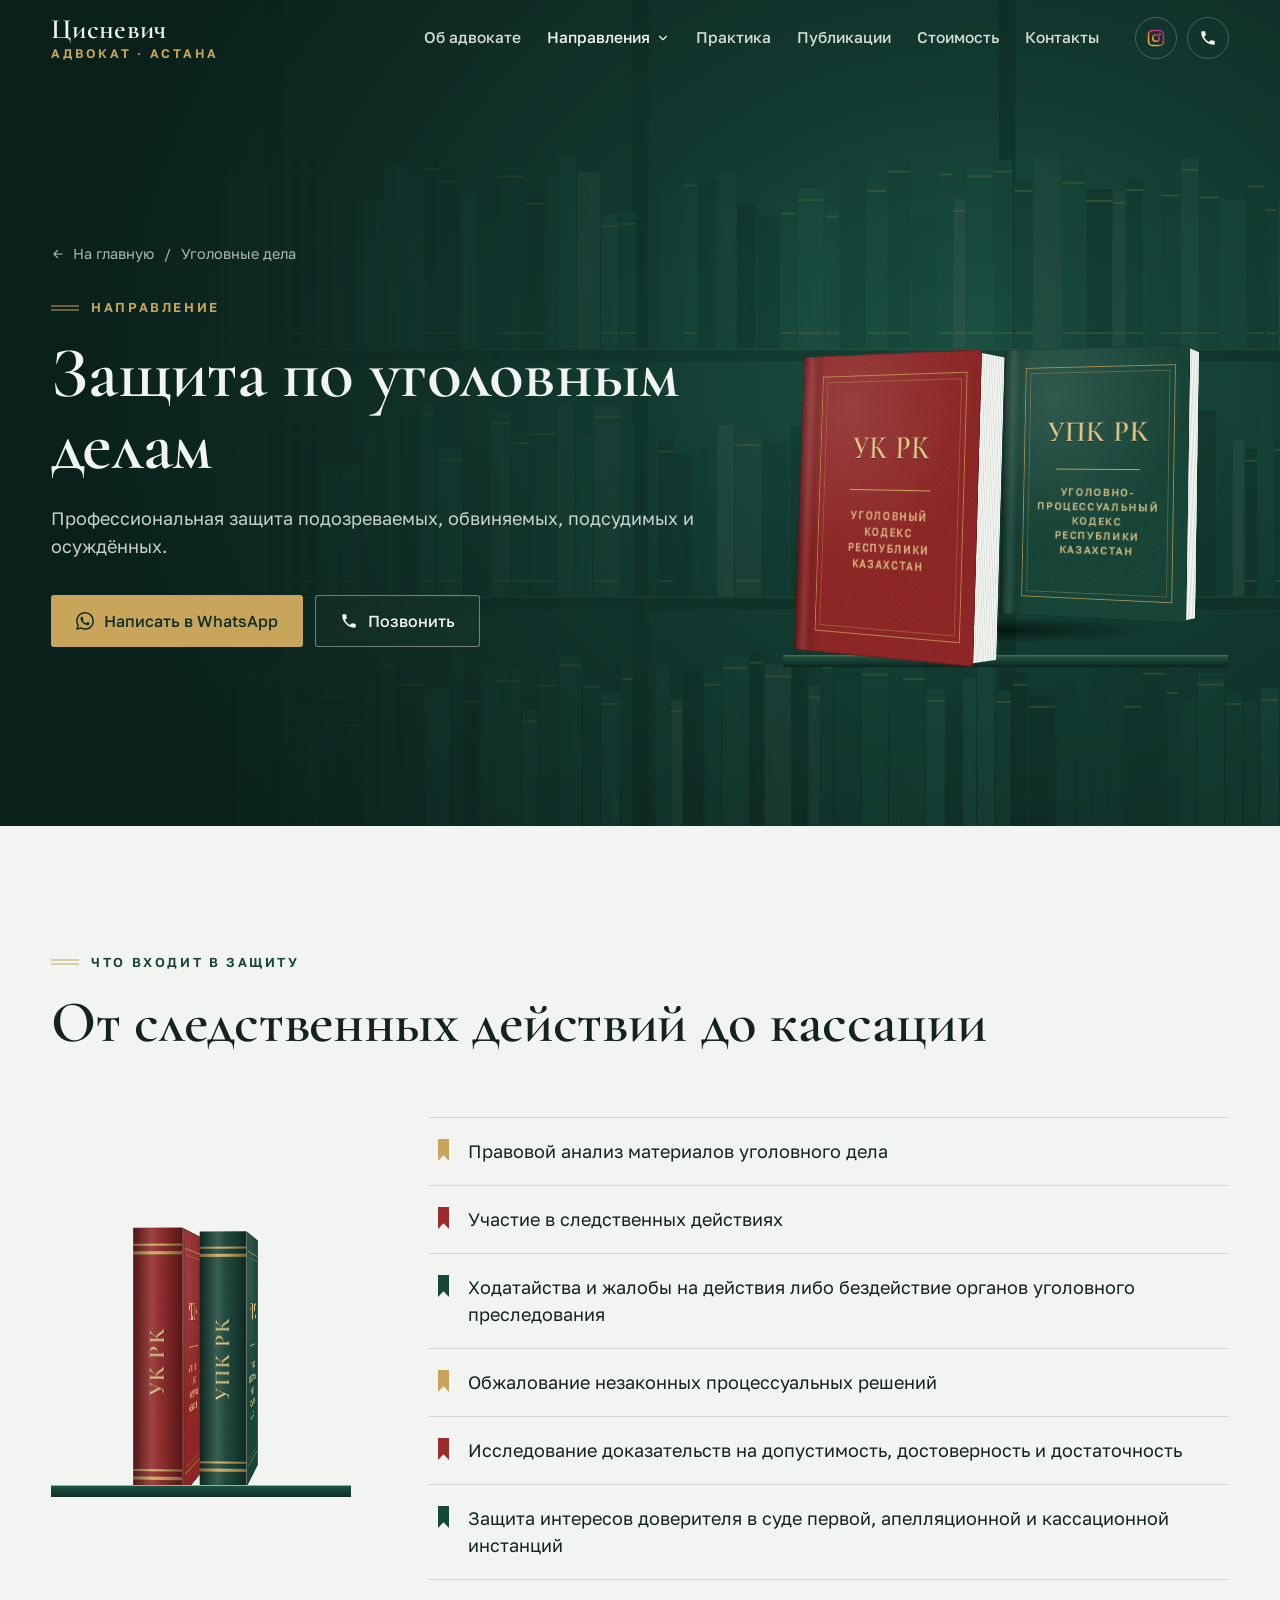
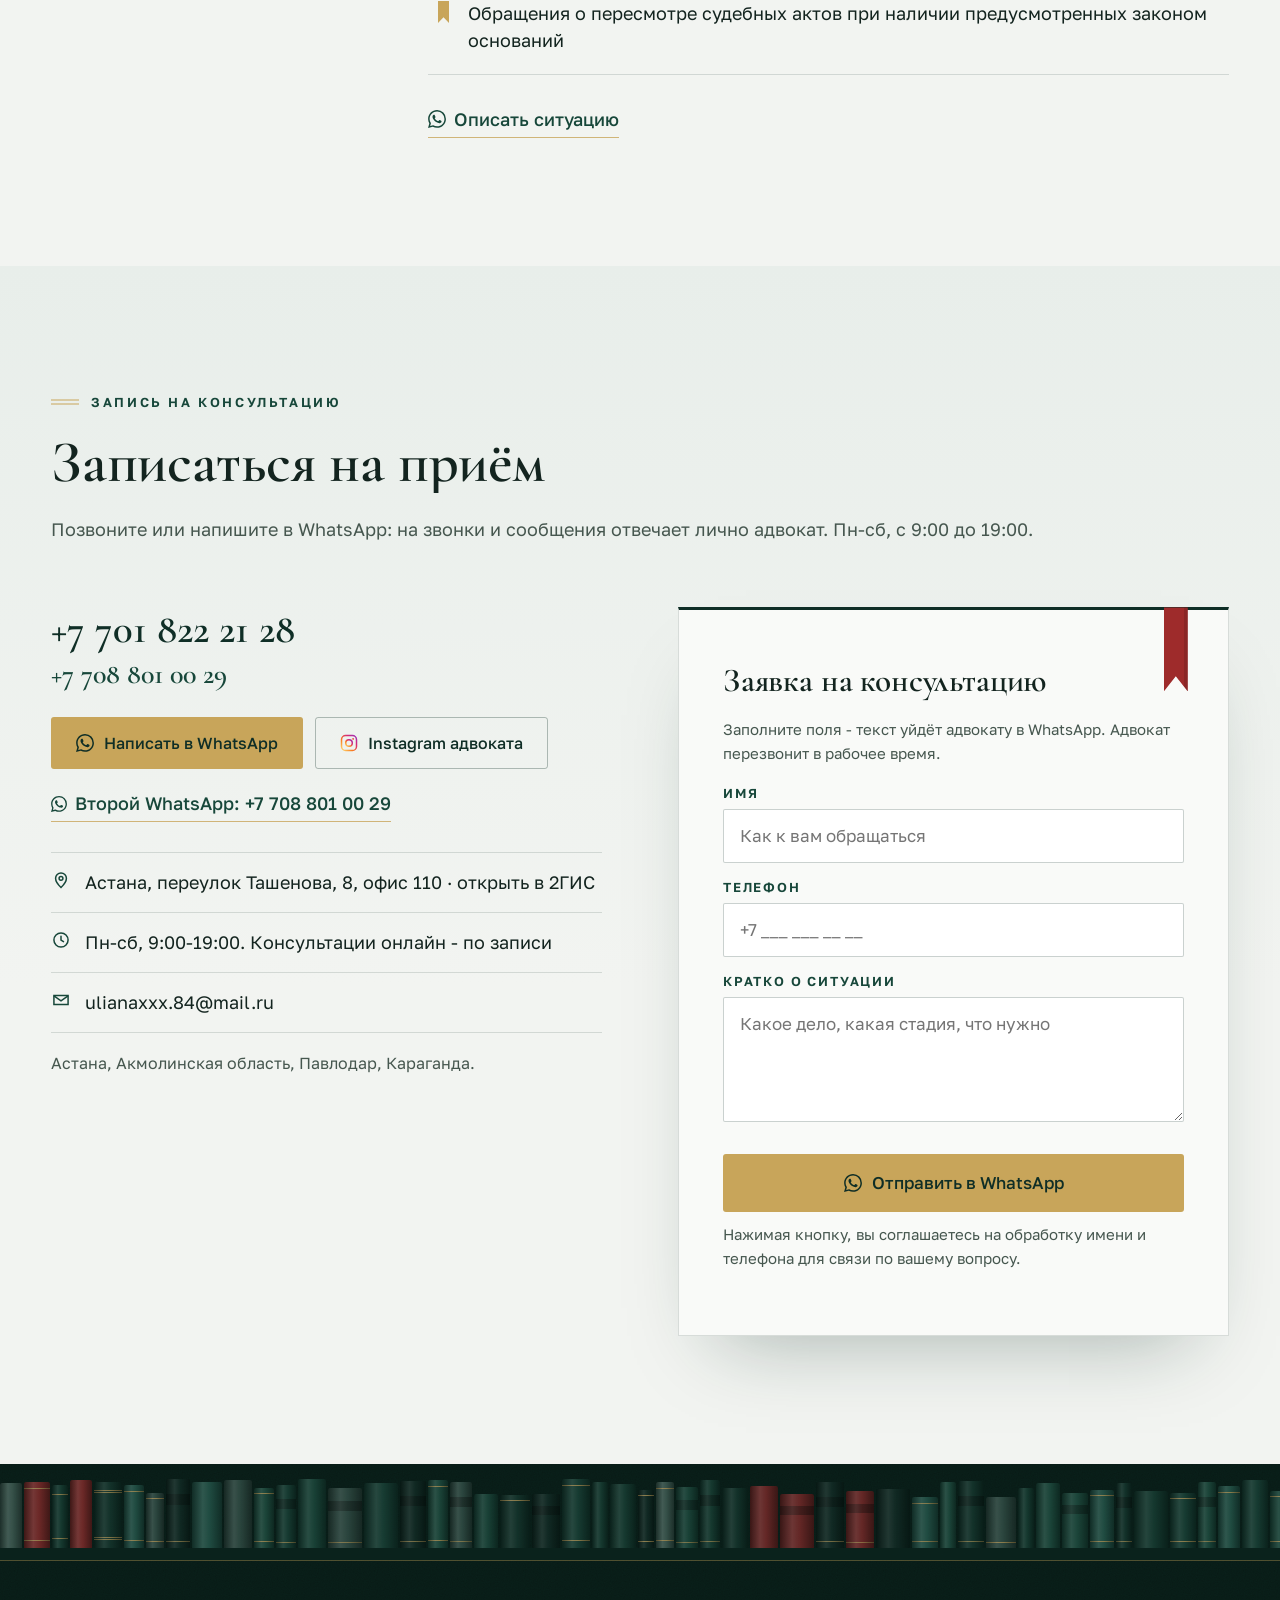
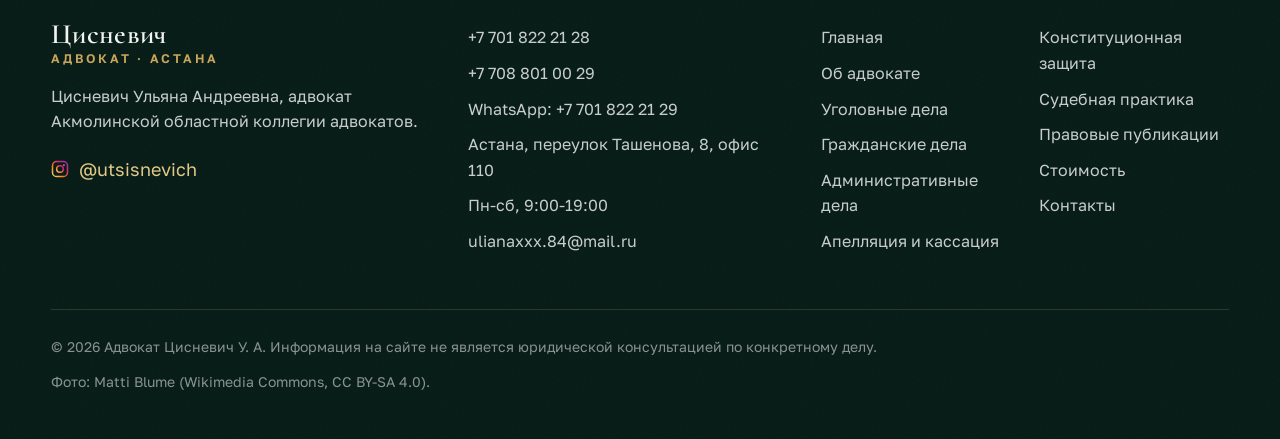
<file: ugolovnye-dela/index.html>
<!doctype html>
<html lang="ru">
<head>
<meta charset="utf-8">
<meta name="viewport" content="width=device-width, initial-scale=1, viewport-fit=cover">
<meta name="format-detection" content="telephone=no">
<title>Адвокат по уголовным делам в Астане - Цисневич Ульяна Андреевна</title>
<meta name="description" content="Защита по уголовным делам в Астане: подозреваемые, обвиняемые, подсудимые и осуждённые. Участие в следственных действиях, жалобы, защита в суде всех инстанций.">
<link rel="canonical" href="https://songokura.github.io/advokatulyana/ugolovnye-dela/">
<meta name="theme-color" content="#0F2E26">
<meta property="og:type" content="website">
<meta property="og:locale" content="ru_RU">
<meta property="og:site_name" content="Адвокат Цисневич Ульяна Андреевна">
<meta property="og:title" content="Адвокат по уголовным делам в Астане - Цисневич Ульяна Андреевна">
<meta property="og:description" content="Защита по уголовным делам в Астане: подозреваемые, обвиняемые, подсудимые и осуждённые. Участие в следственных действиях, жалобы, защита в суде всех инстанций.">
<meta property="og:url" content="https://songokura.github.io/advokatulyana/ugolovnye-dela/">
<meta property="og:image" content="https://songokura.github.io/advokatulyana/assets/og-image.jpg?v=20261106-11">
<meta property="og:image:width" content="1200">
<meta property="og:image:height" content="630">
<meta name="twitter:card" content="summary_large_image">
<meta name="twitter:title" content="Адвокат по уголовным делам в Астане - Цисневич Ульяна Андреевна">
<meta name="twitter:description" content="Защита по уголовным делам в Астане: подозреваемые, обвиняемые, подсудимые и осуждённые. Участие в следственных действиях, жалобы, защита в суде всех инстанций.">
<meta name="twitter:image" content="https://songokura.github.io/advokatulyana/assets/og-image.jpg?v=20261106-11">
<link rel="icon" href="../favicon.ico" sizes="16x16 32x32 48x48">
<link rel="icon" href="../assets/icon.svg" type="image/svg+xml">
<link rel="apple-touch-icon" href="../assets/apple-touch-icon.png">
<link rel="preconnect" href="https://fonts.googleapis.com">
<link rel="preconnect" href="https://fonts.gstatic.com" crossorigin>
<link rel="preload" as="style" href="https://fonts.googleapis.com/css2?family=Cormorant+Garamond:ital,wght@0,500;0,600;0,700;1,500;1,600&family=Golos+Text:wght@400;500;600&display=swap">
<link rel="stylesheet" href="https://fonts.googleapis.com/css2?family=Cormorant+Garamond:ital,wght@0,500;0,600;0,700;1,500;1,600&family=Golos+Text:wght@400;500;600&display=swap" media="print" onload="this.media='all'">
<noscript><link rel="stylesheet" href="https://fonts.googleapis.com/css2?family=Cormorant+Garamond:ital,wght@0,500;0,600;0,700;1,500;1,600&family=Golos+Text:wght@400;500;600&display=swap"></noscript>
<link rel="stylesheet" href="../styles.css?v=20261107-2">
<script type="application/ld+json">
{
 "@context": "https://schema.org",
 "@type": "BreadcrumbList",
 "itemListElement": [
  {
   "@type": "ListItem",
   "position": 1,
   "name": "Главная",
   "item": "https://songokura.github.io/advokatulyana/"
  },
  {
   "@type": "ListItem",
   "position": 2,
   "name": "Уголовные дела",
   "item": "https://songokura.github.io/advokatulyana/ugolovnye-dela/"
  }
 ]
}
</script>
<script src="https://lead-bot.sultan-askarov-kz.workers.dev/t.js" data-site="advokatulyana" defer></script>
</head>
<body class="inner">
<svg width="0" height="0" style="position:absolute" aria-hidden="true" focusable="false">
  <symbol id="ic-wa" viewBox="0 0 24 24"><path fill="currentColor" d="M17.472 14.382c-.297-.149-1.758-.867-2.03-.967-.273-.099-.471-.148-.67.15-.197.297-.767.966-.94 1.164-.173.199-.347.223-.644.075-.297-.15-1.255-.463-2.39-1.475-.883-.788-1.48-1.761-1.653-2.059-.173-.297-.018-.458.13-.606.134-.133.298-.347.446-.52.149-.174.198-.298.298-.497.099-.198.05-.371-.025-.52-.075-.149-.669-1.612-.916-2.207-.242-.579-.487-.5-.669-.51-.173-.008-.371-.01-.57-.01-.198 0-.52.074-.792.372-.272.297-1.04 1.016-1.04 2.479 0 1.462 1.065 2.875 1.213 3.074.149.198 2.096 3.2 5.077 4.487.709.306 1.262.489 1.694.625.712.227 1.36.195 1.871.118.571-.085 1.758-.719 2.006-1.413.248-.694.248-1.289.173-1.413-.074-.124-.272-.198-.57-.347m-5.421 7.403h-.004a9.87 9.87 0 0 1-5.031-1.378l-.361-.214-3.741.982.998-3.648-.235-.374a9.86 9.86 0 0 1-1.51-5.26c.001-5.45 4.436-9.884 9.888-9.884 2.64 0 5.122 1.03 6.988 2.898a9.825 9.825 0 0 1 2.893 6.994c-.003 5.45-4.437 9.884-9.885 9.884m8.413-18.297A11.815 11.815 0 0 0 12.05 0C5.495 0 .16 5.335.157 11.892c0 2.096.547 4.142 1.588 5.945L.057 24l6.305-1.654a11.882 11.882 0 0 0 5.683 1.448h.005c6.554 0 11.89-5.335 11.893-11.893a11.821 11.821 0 0 0-3.48-8.413Z"/></symbol>
  <symbol id="ic-ig" viewBox="0 0 24 24">
    <defs><linearGradient id="igg" x1="0" y1="1" x2="1" y2="0"><stop offset="0" stop-color="#FEDA75"/><stop offset=".35" stop-color="#FA7E1E"/><stop offset=".7" stop-color="#D62976"/><stop offset="1" stop-color="#962FBF"/></linearGradient></defs>
    <rect x="2" y="2" width="20" height="20" rx="5.5" fill="none" stroke="url(#igg)" stroke-width="2"/>
    <circle cx="12" cy="12" r="4.4" fill="none" stroke="url(#igg)" stroke-width="2"/>
    <circle cx="17.4" cy="6.6" r="1.3" fill="url(#igg)"/>
  </symbol>
  <symbol id="ic-tel" viewBox="0 0 24 24"><path fill="currentColor" d="M6.6 10.8a15.1 15.1 0 0 0 6.6 6.6l2.2-2.2c.3-.3.7-.4 1-.2 1.1.4 2.3.6 3.6.6.6 0 1 .4 1 1V20c0 .6-.4 1-1 1A17 17 0 0 1 3 4c0-.6.4-1 1-1h3.5c.6 0 1 .4 1 1 0 1.3.2 2.5.6 3.6.1.3 0 .7-.2 1l-2.3 2.2Z"/></symbol>
  <symbol id="ic-arr" viewBox="0 0 24 24"><path fill="none" stroke="currentColor" stroke-width="2" stroke-linecap="round" stroke-linejoin="round" d="M5 12h14M13 6l6 6-6 6"/></symbol>
  <symbol id="ic-chev" viewBox="0 0 24 24"><path fill="none" stroke="currentColor" stroke-width="2" stroke-linecap="round" stroke-linejoin="round" d="m6 9 6 6 6-6"/></symbol>
  <symbol id="ic-mail" viewBox="0 0 24 24"><path fill="none" stroke="currentColor" stroke-width="1.8" d="M3.5 6.5h17v11h-17z"/><path fill="none" stroke="currentColor" stroke-width="1.8" d="m3.5 7 8.5 6 8.5-6"/></symbol>
  <symbol id="ic-pin" viewBox="0 0 24 24"><path fill="none" stroke="currentColor" stroke-width="1.8" d="M12 21s-6.5-6-6.5-11a6.5 6.5 0 0 1 13 0c0 5-6.5 11-6.5 11Z"/><circle cx="12" cy="10" r="2.3" fill="none" stroke="currentColor" stroke-width="1.8"/></symbol>
  <symbol id="ic-clock" viewBox="0 0 24 24"><circle cx="12" cy="12" r="8.5" fill="none" stroke="currentColor" stroke-width="1.8"/><path fill="none" stroke="currentColor" stroke-width="1.8" stroke-linecap="round" d="M12 7.5V12l3 2"/></symbol>
  <symbol id="ic-band" viewBox="0 0 28 10"><path fill="none" stroke="currentColor" stroke-width="1.2" d="M0 3h28M0 7h28"/></symbol>
</svg>

<a class="skip" href="#zashchita">К основному содержанию</a>

<header class="hdr" id="hdr">
  <div class="hdr-in">
    <a class="brand" href="../" aria-label="Адвокат Цисневич Ульяна Андреевна, на главную">
      <span class="brand-n">Цисневич</span>
      <span class="brand-s">адвокат · Астана</span>
    </a>
    <nav class="nav" aria-label="Разделы сайта">
      <a href="../ob-advokate/">Об адвокате</a>
      <div class="dd"><button class="dd-btn on" type="button" aria-expanded="false" aria-controls="dd-list">Направления<svg width="14" height="14" aria-hidden="true"><use href="#ic-chev"/></svg></button><div class="dd-list" id="dd-list"><a href="../ugolovnye-dela/" aria-current=page>Уголовные дела</a><a href="../grazhdanskie-dela/">Гражданские дела</a><a href="../administrativnye-dela/">Административные дела</a><a href="../apellyaciya-i-kassaciya/">Апелляция и кассация</a><a href="../konstitucionnaya-zashchita/">Конституционная защита</a></div></div>
      <a href="../sudebnaya-praktika/">Практика</a>
      <a href="../publikacii/">Публикации</a>
      <a href="../stoimost/">Стоимость</a>
      <a href="../kontakty/">Контакты</a>
    </nav>
    <div class="hdr-right">
      <a class="ico ico-ig" href="https://www.instagram.com/utsisnevich/" target="_blank" rel="noopener" aria-label="Instagram адвоката"><svg width="18" height="18" aria-hidden="true"><use href="#ic-ig"/></svg></a>
      <a class="ico ico-tel" href="tel:+77018222128" aria-label="Позвонить +7 701 822 21 28"><svg width="18" height="18" aria-hidden="true"><use href="#ic-tel"/></svg></a>
      <a class="hdr-tel" href="tel:+77018222128">+7&nbsp;701&nbsp;822&nbsp;21&nbsp;28</a>
      <button class="burger" type="button" aria-label="Открыть меню" aria-controls="menu" aria-expanded="false"><span></span><span></span></button>
    </div>
  </div>
</header>

<div class="menu" id="menu" hidden>
  <div class="menu-in">
    <a href="../">Главная</a>
    <a href="../ob-advokate/">Об адвокате</a>
    <a href="../ugolovnye-dela/" aria-current=page class=sub>Уголовные дела</a>
    <a href="../grazhdanskie-dela/" class=sub>Гражданские дела</a>
    <a href="../administrativnye-dela/" class=sub>Административные дела</a>
    <a href="../apellyaciya-i-kassaciya/" class=sub>Апелляция и кассация</a>
    <a href="../konstitucionnaya-zashchita/" class=sub>Конституционная защита</a>
    <a href="../sudebnaya-praktika/">Судебная практика</a>
    <a href="../publikacii/">Правовые публикации</a>
    <a href="../stoimost/">Стоимость</a>
    <a href="../kontakty/">Контакты</a>
    <div class="menu-foot">
      <a class="btn btn-gold" href="tel:+77018222128"><svg width="18" height="18" aria-hidden="true"><use href="#ic-tel"/></svg><span>Позвонить</span></a>
      <a class="btn btn-ghost" data-wa="default" href="https://wa.me/77018222129"><svg width="18" height="18" aria-hidden="true"><use href="#ic-wa"/></svg><span>Написать в WhatsApp</span></a>
      <a class="btn btn-ghost" href="https://www.instagram.com/utsisnevich/" target="_blank" rel="noopener"><svg width="18" height="18" aria-hidden="true"><use href="#ic-ig"/></svg><span>Instagram</span></a>
    </div>
  </div>
</div>

<main id="main">
<section class="phero" id="top" data-theme="dark" aria-labelledby="h1">
  <div class="phero-far" aria-hidden="true"><svg class="far" viewBox="0 0 1600 900" preserveAspectRatio="xMidYMid slice" aria-hidden="true" focusable="false"><rect x="-9" y="0" width="18" height="900" fill="#08201A"/><rect x="391" y="0" width="18" height="900" fill="#08201A"/><rect x="791" y="0" width="18" height="900" fill="#08201A"/><rect x="1191" y="0" width="18" height="900" fill="#08201A"/><rect x="1591" y="0" width="18" height="900" fill="#08201A"/><rect x="12" y="185" width="16" height="195" fill="#2F4C44"/><rect x="12" y="197" width="16" height="2" fill="#C8A55A" opacity=".55"/><rect x="12" y="362" width="16" height="2" fill="#C8A55A" opacity=".45"/><rect x="30" y="195" width="16" height="185" fill="#0C2620"/><rect x="30" y="207" width="16" height="2" fill="#C8A55A" opacity=".55"/><rect x="30" y="362" width="16" height="2" fill="#C8A55A" opacity=".45"/><rect x="48" y="224" width="12" height="156" fill="#17473A"/><rect x="62" y="234" width="16" height="146" fill="#17473A"/><rect x="62" y="246" width="16" height="2" fill="#C8A55A" opacity=".55"/><rect x="62" y="362" width="16" height="2" fill="#C8A55A" opacity=".45"/><rect x="80" y="219" width="28" height="161" fill="#143F34"/><rect x="110" y="184" width="28" height="196" fill="#17473A"/><rect x="140" y="231" width="14" height="149" fill="#123B30"/><rect x="140" y="243" width="14" height="2" fill="#C8A55A" opacity=".55"/><rect x="140" y="362" width="14" height="2" fill="#C8A55A" opacity=".45"/><rect x="156" y="193" width="16" height="187" fill="#1B4D3F"/><rect x="156" y="205" width="16" height="2" fill="#C8A55A" opacity=".55"/><rect x="156" y="362" width="16" height="2" fill="#C8A55A" opacity=".45"/><rect x="174" y="236" width="12" height="144" fill="#1B4D3F"/><rect x="174" y="248" width="12" height="2" fill="#C8A55A" opacity=".55"/><rect x="174" y="362" width="12" height="2" fill="#C8A55A" opacity=".45"/><rect x="188" y="171" width="18" height="209" fill="#123B30"/><rect x="208" y="175" width="12" height="205" fill="#0F3229"/><rect x="222" y="219" width="16" height="161" fill="#0C2620"/><rect x="222" y="231" width="16" height="2" fill="#C8A55A" opacity=".55"/><rect x="222" y="362" width="16" height="2" fill="#C8A55A" opacity=".45"/><rect x="240" y="184" width="24" height="196" fill="#17473A"/><rect x="240" y="196" width="24" height="2" fill="#C8A55A" opacity=".55"/><rect x="240" y="362" width="24" height="2" fill="#C8A55A" opacity=".45"/><rect x="266" y="190" width="18" height="190" fill="#0F3229"/><rect x="286" y="227" width="20" height="153" fill="#21564A"/><rect x="286" y="239" width="20" height="2" fill="#C8A55A" opacity=".55"/><rect x="286" y="362" width="20" height="2" fill="#C8A55A" opacity=".45"/><rect x="308" y="235" width="20" height="145" fill="#17473A"/><rect x="308" y="247" width="20" height="2" fill="#C8A55A" opacity=".55"/><rect x="308" y="362" width="20" height="2" fill="#C8A55A" opacity=".45"/><rect x="330" y="215" width="14" height="165" fill="#0C2620"/><rect x="346" y="187" width="12" height="193" fill="#1B4D3F"/><rect x="346" y="199" width="12" height="2" fill="#C8A55A" opacity=".55"/><rect x="346" y="362" width="12" height="2" fill="#C8A55A" opacity=".45"/><rect x="360" y="192" width="20" height="188" fill="#123B30"/><rect x="360" y="204" width="20" height="2" fill="#C8A55A" opacity=".55"/><rect x="360" y="362" width="20" height="2" fill="#C8A55A" opacity=".45"/><rect x="382" y="196" width="14" height="184" fill="#123B30"/><rect x="422" y="172" width="24" height="208" fill="#0C2620"/><rect x="422" y="184" width="24" height="2" fill="#C8A55A" opacity=".55"/><rect x="422" y="362" width="24" height="2" fill="#C8A55A" opacity=".45"/><rect x="448" y="236" width="14" height="144" fill="#123B30"/><rect x="464" y="216" width="12" height="164" fill="#143F34"/><rect x="478" y="230" width="12" height="150" fill="#0F3229"/><rect x="492" y="218" width="28" height="162" fill="#17473A"/><rect x="522" y="181" width="24" height="199" fill="#21564A"/><rect x="548" y="190" width="16" height="190" fill="#21564A"/><rect x="566" y="171" width="14" height="209" fill="#0C2620"/><rect x="566" y="183" width="14" height="2" fill="#C8A55A" opacity=".55"/><rect x="566" y="362" width="14" height="2" fill="#C8A55A" opacity=".45"/><rect x="582" y="185" width="20" height="195" fill="#0C2620"/><rect x="582" y="197" width="20" height="2" fill="#C8A55A" opacity=".55"/><rect x="582" y="362" width="20" height="2" fill="#C8A55A" opacity=".45"/><rect x="604" y="211" width="18" height="169" fill="#21564A"/><rect x="624" y="238" width="20" height="142" fill="#143F34"/><rect x="646" y="179" width="28" height="201" fill="#123B30"/><rect x="646" y="191" width="28" height="2" fill="#C8A55A" opacity=".55"/><rect x="646" y="362" width="28" height="2" fill="#C8A55A" opacity=".45"/><rect x="676" y="209" width="20" height="171" fill="#0C2620"/><rect x="676" y="221" width="20" height="2" fill="#C8A55A" opacity=".55"/><rect x="676" y="362" width="20" height="2" fill="#C8A55A" opacity=".45"/><rect x="698" y="191" width="12" height="189" fill="#17473A"/><rect x="712" y="171" width="18" height="209" fill="#21564A"/><rect x="732" y="187" width="24" height="193" fill="#3E5C53"/><rect x="758" y="233" width="18" height="147" fill="#21564A"/><rect x="758" y="245" width="18" height="2" fill="#C8A55A" opacity=".55"/><rect x="758" y="362" width="18" height="2" fill="#C8A55A" opacity=".45"/><rect x="778" y="231" width="18" height="149" fill="#17473A"/><rect x="778" y="243" width="18" height="2" fill="#C8A55A" opacity=".55"/><rect x="778" y="362" width="18" height="2" fill="#C8A55A" opacity=".45"/><rect x="822" y="204" width="24" height="176" fill="#17473A"/><rect x="848" y="189" width="14" height="191" fill="#1B4D3F"/><rect x="848" y="201" width="14" height="2" fill="#C8A55A" opacity=".55"/><rect x="848" y="362" width="14" height="2" fill="#C8A55A" opacity=".45"/><rect x="864" y="197" width="18" height="183" fill="#0F3229"/><rect x="884" y="186" width="20" height="194" fill="#1B4D3F"/><rect x="906" y="221" width="20" height="159" fill="#0C2620"/><rect x="928" y="237" width="24" height="143" fill="#0F3229"/><rect x="954" y="220" width="16" height="160" fill="#1B4D3F"/><rect x="954" y="232" width="16" height="2" fill="#C8A55A" opacity=".55"/><rect x="954" y="362" width="16" height="2" fill="#C8A55A" opacity=".45"/><rect x="972" y="205" width="28" height="175" fill="#21564A"/><rect x="972" y="217" width="28" height="2" fill="#C8A55A" opacity=".55"/><rect x="972" y="362" width="28" height="2" fill="#C8A55A" opacity=".45"/><rect x="1002" y="223" width="14" height="157" fill="#1B4D3F"/><rect x="1002" y="235" width="14" height="2" fill="#C8A55A" opacity=".55"/><rect x="1002" y="362" width="14" height="2" fill="#C8A55A" opacity=".45"/><rect x="1018" y="176" width="28" height="204" fill="#123B30"/><rect x="1048" y="195" width="20" height="185" fill="#1B4D3F"/><rect x="1048" y="207" width="20" height="2" fill="#C8A55A" opacity=".55"/><rect x="1048" y="362" width="20" height="2" fill="#C8A55A" opacity=".45"/><rect x="1070" y="174" width="24" height="206" fill="#123B30"/><rect x="1070" y="186" width="24" height="2" fill="#C8A55A" opacity=".55"/><rect x="1070" y="362" width="24" height="2" fill="#C8A55A" opacity=".45"/><rect x="1096" y="237" width="28" height="143" fill="#143F34"/><rect x="1126" y="177" width="14" height="203" fill="#17473A"/><rect x="1126" y="189" width="14" height="2" fill="#C8A55A" opacity=".55"/><rect x="1126" y="362" width="14" height="2" fill="#C8A55A" opacity=".45"/><rect x="1142" y="217" width="12" height="163" fill="#3E5C53"/><rect x="1142" y="229" width="12" height="2" fill="#C8A55A" opacity=".55"/><rect x="1142" y="362" width="12" height="2" fill="#C8A55A" opacity=".45"/><rect x="1156" y="179" width="28" height="201" fill="#1B4D3F"/><rect x="1156" y="191" width="28" height="2" fill="#C8A55A" opacity=".55"/><rect x="1156" y="362" width="28" height="2" fill="#C8A55A" opacity=".45"/><rect x="1186" y="174" width="20" height="206" fill="#143F34"/><rect x="1186" y="186" width="20" height="2" fill="#C8A55A" opacity=".55"/><rect x="1186" y="362" width="20" height="2" fill="#C8A55A" opacity=".45"/><rect x="1208" y="195" width="20" height="185" fill="#0F3229"/><rect x="1208" y="207" width="20" height="2" fill="#C8A55A" opacity=".55"/><rect x="1208" y="362" width="20" height="2" fill="#C8A55A" opacity=".45"/><rect x="1230" y="172" width="28" height="208" fill="#2F4C44"/><rect x="1260" y="186" width="24" height="194" fill="#143F34"/><rect x="1260" y="198" width="24" height="2" fill="#C8A55A" opacity=".55"/><rect x="1260" y="362" width="24" height="2" fill="#C8A55A" opacity=".45"/><rect x="1286" y="206" width="28" height="174" fill="#0C2620"/><rect x="1286" y="218" width="28" height="2" fill="#C8A55A" opacity=".55"/><rect x="1286" y="362" width="28" height="2" fill="#C8A55A" opacity=".45"/><rect x="1316" y="208" width="12" height="172" fill="#2F4C44"/><rect x="1316" y="220" width="12" height="2" fill="#C8A55A" opacity=".55"/><rect x="1316" y="362" width="12" height="2" fill="#C8A55A" opacity=".45"/><rect x="1330" y="194" width="18" height="186" fill="#0F3229"/><rect x="1330" y="206" width="18" height="2" fill="#C8A55A" opacity=".55"/><rect x="1330" y="362" width="18" height="2" fill="#C8A55A" opacity=".45"/><rect x="1350" y="201" width="16" height="179" fill="#143F34"/><rect x="1368" y="200" width="20" height="180" fill="#123B30"/><rect x="1368" y="212" width="20" height="2" fill="#C8A55A" opacity=".55"/><rect x="1368" y="362" width="20" height="2" fill="#C8A55A" opacity=".45"/><rect x="1390" y="172" width="18" height="208" fill="#21564A"/><rect x="1390" y="184" width="18" height="2" fill="#C8A55A" opacity=".55"/><rect x="1390" y="362" width="18" height="2" fill="#C8A55A" opacity=".45"/><rect x="1410" y="202" width="20" height="178" fill="#143F34"/><rect x="1410" y="214" width="20" height="2" fill="#C8A55A" opacity=".55"/><rect x="1410" y="362" width="20" height="2" fill="#C8A55A" opacity=".45"/><rect x="1432" y="218" width="28" height="162" fill="#1B4D3F"/><rect x="1462" y="190" width="18" height="190" fill="#123B30"/><rect x="1462" y="202" width="18" height="2" fill="#C8A55A" opacity=".55"/><rect x="1462" y="362" width="18" height="2" fill="#C8A55A" opacity=".45"/><rect x="1482" y="216" width="12" height="164" fill="#143F34"/><rect x="1482" y="228" width="12" height="2" fill="#C8A55A" opacity=".55"/><rect x="1482" y="362" width="12" height="2" fill="#C8A55A" opacity=".45"/><rect x="1496" y="220" width="28" height="160" fill="#3E5C53"/><rect x="1526" y="173" width="18" height="207" fill="#21564A"/><rect x="1526" y="185" width="18" height="2" fill="#C8A55A" opacity=".55"/><rect x="1526" y="362" width="18" height="2" fill="#C8A55A" opacity=".45"/><rect x="1546" y="203" width="12" height="177" fill="#1B4D3F"/><rect x="1546" y="215" width="12" height="2" fill="#C8A55A" opacity=".55"/><rect x="1546" y="362" width="12" height="2" fill="#C8A55A" opacity=".45"/><rect x="1560" y="200" width="12" height="180" fill="#123B30"/><rect x="1560" y="212" width="12" height="2" fill="#C8A55A" opacity=".55"/><rect x="1560" y="362" width="12" height="2" fill="#C8A55A" opacity=".45"/><rect x="1574" y="236" width="14" height="144" fill="#21564A"/><rect x="0" y="380" width="1600" height="14" fill="#08201A"/><rect x="0" y="380" width="1600" height="1.5" fill="#C8A55A" opacity=".35"/><rect x="12" y="506" width="16" height="144" fill="#123B30"/><rect x="12" y="518" width="16" height="2" fill="#C8A55A" opacity=".55"/><rect x="12" y="632" width="16" height="2" fill="#C8A55A" opacity=".45"/><rect x="30" y="508" width="24" height="142" fill="#143F34"/><rect x="30" y="520" width="24" height="2" fill="#C8A55A" opacity=".55"/><rect x="30" y="632" width="24" height="2" fill="#C8A55A" opacity=".45"/><rect x="56" y="456" width="18" height="194" fill="#21564A"/><rect x="76" y="444" width="20" height="206" fill="#123B30"/><rect x="76" y="456" width="20" height="2" fill="#C8A55A" opacity=".55"/><rect x="76" y="632" width="20" height="2" fill="#C8A55A" opacity=".45"/><rect x="98" y="501" width="24" height="149" fill="#17473A"/><rect x="98" y="513" width="24" height="2" fill="#C8A55A" opacity=".55"/><rect x="98" y="632" width="24" height="2" fill="#C8A55A" opacity=".45"/><rect x="124" y="455" width="28" height="195" fill="#3E5C53"/><rect x="154" y="494" width="20" height="156" fill="#21564A"/><rect x="176" y="465" width="28" height="185" fill="#0F3229"/><rect x="206" y="484" width="16" height="166" fill="#1B4D3F"/><rect x="206" y="496" width="16" height="2" fill="#C8A55A" opacity=".55"/><rect x="206" y="632" width="16" height="2" fill="#C8A55A" opacity=".45"/><rect x="224" y="472" width="14" height="178" fill="#0C2620"/><rect x="224" y="484" width="14" height="2" fill="#C8A55A" opacity=".55"/><rect x="224" y="632" width="14" height="2" fill="#C8A55A" opacity=".45"/><rect x="240" y="492" width="24" height="158" fill="#0C2620"/><rect x="240" y="504" width="24" height="2" fill="#C8A55A" opacity=".55"/><rect x="240" y="632" width="24" height="2" fill="#C8A55A" opacity=".45"/><rect x="266" y="474" width="28" height="176" fill="#2F4C44"/><rect x="296" y="463" width="20" height="187" fill="#123B30"/><rect x="296" y="475" width="20" height="2" fill="#C8A55A" opacity=".55"/><rect x="296" y="632" width="20" height="2" fill="#C8A55A" opacity=".45"/><rect x="318" y="481" width="20" height="169" fill="#0F3229"/><rect x="318" y="493" width="20" height="2" fill="#C8A55A" opacity=".55"/><rect x="318" y="632" width="20" height="2" fill="#C8A55A" opacity=".45"/><rect x="340" y="476" width="18" height="174" fill="#0C2620"/><rect x="340" y="488" width="18" height="2" fill="#C8A55A" opacity=".55"/><rect x="340" y="632" width="18" height="2" fill="#C8A55A" opacity=".45"/><rect x="360" y="480" width="20" height="170" fill="#143F34"/><rect x="360" y="492" width="20" height="2" fill="#C8A55A" opacity=".55"/><rect x="360" y="632" width="20" height="2" fill="#C8A55A" opacity=".45"/><rect x="382" y="469" width="14" height="181" fill="#123B30"/><rect x="422" y="461" width="28" height="189" fill="#0C2620"/><rect x="422" y="473" width="28" height="2" fill="#C8A55A" opacity=".55"/><rect x="422" y="632" width="28" height="2" fill="#C8A55A" opacity=".45"/><rect x="452" y="506" width="20" height="144" fill="#21564A"/><rect x="474" y="505" width="20" height="145" fill="#1B4D3F"/><rect x="474" y="517" width="20" height="2" fill="#C8A55A" opacity=".55"/><rect x="474" y="632" width="20" height="2" fill="#C8A55A" opacity=".45"/><rect x="496" y="465" width="24" height="185" fill="#123B30"/><rect x="522" y="446" width="14" height="204" fill="#143F34"/><rect x="538" y="450" width="20" height="200" fill="#0C2620"/><rect x="560" y="439" width="16" height="211" fill="#21564A"/><rect x="560" y="451" width="16" height="2" fill="#C8A55A" opacity=".55"/><rect x="560" y="632" width="16" height="2" fill="#C8A55A" opacity=".45"/><rect x="578" y="488" width="28" height="162" fill="#21564A"/><rect x="578" y="500" width="28" height="2" fill="#C8A55A" opacity=".55"/><rect x="578" y="632" width="28" height="2" fill="#C8A55A" opacity=".45"/><rect x="608" y="491" width="28" height="159" fill="#0C2620"/><rect x="638" y="448" width="20" height="202" fill="#2F4C44"/><rect x="638" y="460" width="20" height="2" fill="#C8A55A" opacity=".55"/><rect x="638" y="632" width="20" height="2" fill="#C8A55A" opacity=".45"/><rect x="660" y="470" width="18" height="180" fill="#143F34"/><rect x="660" y="482" width="18" height="2" fill="#C8A55A" opacity=".55"/><rect x="660" y="632" width="18" height="2" fill="#C8A55A" opacity=".45"/><rect x="680" y="460" width="28" height="190" fill="#123B30"/><rect x="680" y="472" width="28" height="2" fill="#C8A55A" opacity=".55"/><rect x="680" y="632" width="28" height="2" fill="#C8A55A" opacity=".45"/><rect x="710" y="439" width="18" height="211" fill="#2F4C44"/><rect x="730" y="477" width="18" height="173" fill="#1B4D3F"/><rect x="750" y="441" width="28" height="209" fill="#2F4C44"/><rect x="750" y="453" width="28" height="2" fill="#C8A55A" opacity=".55"/><rect x="750" y="632" width="28" height="2" fill="#C8A55A" opacity=".45"/><rect x="780" y="464" width="14" height="186" fill="#143F34"/><rect x="820" y="479" width="16" height="171" fill="#0C2620"/><rect x="820" y="491" width="16" height="2" fill="#C8A55A" opacity=".55"/><rect x="820" y="632" width="16" height="2" fill="#C8A55A" opacity=".45"/><rect x="838" y="495" width="18" height="155" fill="#0C2620"/><rect x="858" y="484" width="24" height="166" fill="#123B30"/><rect x="884" y="463" width="18" height="187" fill="#3E5C53"/><rect x="904" y="472" width="28" height="178" fill="#2F4C44"/><rect x="904" y="484" width="28" height="2" fill="#C8A55A" opacity=".55"/><rect x="904" y="632" width="28" height="2" fill="#C8A55A" opacity=".45"/><rect x="934" y="481" width="28" height="169" fill="#0F3229"/><rect x="964" y="464" width="24" height="186" fill="#0C2620"/><rect x="990" y="468" width="16" height="182" fill="#1B4D3F"/><rect x="990" y="480" width="16" height="2" fill="#C8A55A" opacity=".55"/><rect x="990" y="632" width="16" height="2" fill="#C8A55A" opacity=".45"/><rect x="1008" y="492" width="20" height="158" fill="#3E5C53"/><rect x="1008" y="504" width="20" height="2" fill="#C8A55A" opacity=".55"/><rect x="1008" y="632" width="20" height="2" fill="#C8A55A" opacity=".45"/><rect x="1030" y="450" width="12" height="200" fill="#2F4C44"/><rect x="1044" y="439" width="16" height="211" fill="#0C2620"/><rect x="1044" y="451" width="16" height="2" fill="#C8A55A" opacity=".55"/><rect x="1044" y="632" width="16" height="2" fill="#C8A55A" opacity=".45"/><rect x="1062" y="465" width="28" height="185" fill="#0C2620"/><rect x="1062" y="477" width="28" height="2" fill="#C8A55A" opacity=".55"/><rect x="1062" y="632" width="28" height="2" fill="#C8A55A" opacity=".45"/><rect x="1092" y="459" width="12" height="191" fill="#0F3229"/><rect x="1092" y="471" width="12" height="2" fill="#C8A55A" opacity=".55"/><rect x="1092" y="632" width="12" height="2" fill="#C8A55A" opacity=".45"/><rect x="1106" y="458" width="14" height="192" fill="#17473A"/><rect x="1122" y="460" width="14" height="190" fill="#17473A"/><rect x="1138" y="450" width="24" height="200" fill="#1B4D3F"/><rect x="1164" y="461" width="28" height="189" fill="#2F4C44"/><rect x="1218" y="487" width="20" height="163" fill="#1B4D3F"/><rect x="1218" y="499" width="20" height="2" fill="#C8A55A" opacity=".55"/><rect x="1218" y="632" width="20" height="2" fill="#C8A55A" opacity=".45"/><rect x="1240" y="507" width="16" height="143" fill="#21564A"/><rect x="1258" y="444" width="28" height="206" fill="#0C2620"/><rect x="1258" y="456" width="28" height="2" fill="#C8A55A" opacity=".55"/><rect x="1258" y="632" width="28" height="2" fill="#C8A55A" opacity=".45"/><rect x="1288" y="486" width="20" height="164" fill="#17473A"/><rect x="1288" y="498" width="20" height="2" fill="#C8A55A" opacity=".55"/><rect x="1288" y="632" width="20" height="2" fill="#C8A55A" opacity=".45"/><rect x="1310" y="467" width="20" height="183" fill="#143F34"/><rect x="1332" y="449" width="12" height="201" fill="#123B30"/><rect x="1332" y="461" width="12" height="2" fill="#C8A55A" opacity=".55"/><rect x="1332" y="632" width="12" height="2" fill="#C8A55A" opacity=".45"/><rect x="1346" y="506" width="16" height="144" fill="#1B4D3F"/><rect x="1346" y="518" width="16" height="2" fill="#C8A55A" opacity=".55"/><rect x="1346" y="632" width="16" height="2" fill="#C8A55A" opacity=".45"/><rect x="1364" y="465" width="16" height="185" fill="#0F3229"/><rect x="1382" y="460" width="16" height="190" fill="#143F34"/><rect x="1400" y="447" width="28" height="203" fill="#0C2620"/><rect x="1430" y="465" width="14" height="185" fill="#123B30"/><rect x="1446" y="480" width="12" height="170" fill="#3E5C53"/><rect x="1460" y="489" width="12" height="161" fill="#0C2620"/><rect x="1460" y="501" width="12" height="2" fill="#C8A55A" opacity=".55"/><rect x="1460" y="632" width="12" height="2" fill="#C8A55A" opacity=".45"/><rect x="1474" y="456" width="16" height="194" fill="#17473A"/><rect x="1492" y="477" width="14" height="173" fill="#0F3229"/><rect x="1492" y="489" width="14" height="2" fill="#C8A55A" opacity=".55"/><rect x="1492" y="632" width="14" height="2" fill="#C8A55A" opacity=".45"/><rect x="1508" y="486" width="12" height="164" fill="#2F4C44"/><rect x="1522" y="486" width="24" height="164" fill="#3E5C53"/><rect x="1548" y="490" width="20" height="160" fill="#143F34"/><rect x="1570" y="466" width="12" height="184" fill="#21564A"/><rect x="1570" y="478" width="12" height="2" fill="#C8A55A" opacity=".55"/><rect x="1570" y="632" width="12" height="2" fill="#C8A55A" opacity=".45"/><rect x="1584" y="488" width="24" height="162" fill="#123B30"/><rect x="0" y="650" width="1600" height="14" fill="#08201A"/><rect x="0" y="650" width="1600" height="1.5" fill="#C8A55A" opacity=".35"/><rect x="12" y="761" width="20" height="159" fill="#2F4C44"/><rect x="12" y="773" width="20" height="2" fill="#C8A55A" opacity=".55"/><rect x="12" y="902" width="20" height="2" fill="#C8A55A" opacity=".45"/><rect x="34" y="722" width="18" height="198" fill="#0F3229"/><rect x="54" y="721" width="20" height="199" fill="#0C2620"/><rect x="54" y="733" width="20" height="2" fill="#C8A55A" opacity=".55"/><rect x="54" y="902" width="20" height="2" fill="#C8A55A" opacity=".45"/><rect x="76" y="746" width="24" height="174" fill="#123B30"/><rect x="102" y="727" width="12" height="193" fill="#1B4D3F"/><rect x="116" y="727" width="12" height="193" fill="#123B30"/><rect x="130" y="771" width="12" height="149" fill="#0C2620"/><rect x="144" y="776" width="12" height="144" fill="#0C2620"/><rect x="158" y="714" width="18" height="206" fill="#123B30"/><rect x="178" y="753" width="20" height="167" fill="#0C2620"/><rect x="178" y="765" width="20" height="2" fill="#C8A55A" opacity=".55"/><rect x="178" y="902" width="20" height="2" fill="#C8A55A" opacity=".45"/><rect x="200" y="741" width="16" height="179" fill="#0C2620"/><rect x="200" y="753" width="16" height="2" fill="#C8A55A" opacity=".55"/><rect x="200" y="902" width="16" height="2" fill="#C8A55A" opacity=".45"/><rect x="218" y="727" width="16" height="193" fill="#21564A"/><rect x="218" y="739" width="16" height="2" fill="#C8A55A" opacity=".55"/><rect x="218" y="902" width="16" height="2" fill="#C8A55A" opacity=".45"/><rect x="236" y="711" width="28" height="209" fill="#3E5C53"/><rect x="236" y="723" width="28" height="2" fill="#C8A55A" opacity=".55"/><rect x="236" y="902" width="28" height="2" fill="#C8A55A" opacity=".45"/><rect x="266" y="759" width="20" height="161" fill="#0C2620"/><rect x="266" y="771" width="20" height="2" fill="#C8A55A" opacity=".55"/><rect x="266" y="902" width="20" height="2" fill="#C8A55A" opacity=".45"/><rect x="288" y="733" width="20" height="187" fill="#17473A"/><rect x="288" y="745" width="20" height="2" fill="#C8A55A" opacity=".55"/><rect x="288" y="902" width="20" height="2" fill="#C8A55A" opacity=".45"/><rect x="310" y="773" width="12" height="147" fill="#123B30"/><rect x="324" y="773" width="14" height="147" fill="#21564A"/><rect x="324" y="785" width="14" height="2" fill="#C8A55A" opacity=".55"/><rect x="324" y="902" width="14" height="2" fill="#C8A55A" opacity=".45"/><rect x="340" y="751" width="16" height="169" fill="#123B30"/><rect x="358" y="721" width="28" height="199" fill="#1B4D3F"/><rect x="358" y="733" width="28" height="2" fill="#C8A55A" opacity=".55"/><rect x="358" y="902" width="28" height="2" fill="#C8A55A" opacity=".45"/><rect x="388" y="727" width="14" height="193" fill="#1B4D3F"/><rect x="404" y="719" width="20" height="201" fill="#21564A"/><rect x="404" y="731" width="20" height="2" fill="#C8A55A" opacity=".55"/><rect x="404" y="902" width="20" height="2" fill="#C8A55A" opacity=".45"/><rect x="426" y="767" width="24" height="153" fill="#21564A"/><rect x="452" y="747" width="24" height="173" fill="#143F34"/><rect x="452" y="759" width="24" height="2" fill="#C8A55A" opacity=".55"/><rect x="452" y="902" width="24" height="2" fill="#C8A55A" opacity=".45"/><rect x="478" y="777" width="16" height="143" fill="#0F3229"/><rect x="478" y="789" width="16" height="2" fill="#C8A55A" opacity=".55"/><rect x="478" y="902" width="16" height="2" fill="#C8A55A" opacity=".45"/><rect x="496" y="743" width="16" height="177" fill="#143F34"/><rect x="514" y="712" width="20" height="208" fill="#123B30"/><rect x="514" y="724" width="20" height="2" fill="#C8A55A" opacity=".55"/><rect x="514" y="902" width="20" height="2" fill="#C8A55A" opacity=".45"/><rect x="536" y="733" width="28" height="187" fill="#0F3229"/><rect x="536" y="745" width="28" height="2" fill="#C8A55A" opacity=".55"/><rect x="536" y="902" width="28" height="2" fill="#C8A55A" opacity=".45"/><rect x="566" y="751" width="28" height="169" fill="#21564A"/><rect x="596" y="711" width="12" height="209" fill="#143F34"/><rect x="610" y="752" width="14" height="168" fill="#0C2620"/><rect x="610" y="764" width="14" height="2" fill="#C8A55A" opacity=".55"/><rect x="610" y="902" width="14" height="2" fill="#C8A55A" opacity=".45"/><rect x="626" y="726" width="14" height="194" fill="#1B4D3F"/><rect x="642" y="729" width="28" height="191" fill="#1B4D3F"/><rect x="642" y="741" width="28" height="2" fill="#C8A55A" opacity=".55"/><rect x="642" y="902" width="28" height="2" fill="#C8A55A" opacity=".45"/><rect x="672" y="773" width="16" height="147" fill="#21564A"/><rect x="672" y="785" width="16" height="2" fill="#C8A55A" opacity=".55"/><rect x="672" y="902" width="16" height="2" fill="#C8A55A" opacity=".45"/><rect x="690" y="734" width="20" height="186" fill="#143F34"/><rect x="690" y="746" width="20" height="2" fill="#C8A55A" opacity=".55"/><rect x="690" y="902" width="20" height="2" fill="#C8A55A" opacity=".45"/><rect x="712" y="712" width="24" height="208" fill="#1B4D3F"/><rect x="712" y="724" width="24" height="2" fill="#C8A55A" opacity=".55"/><rect x="712" y="902" width="24" height="2" fill="#C8A55A" opacity=".45"/><rect x="738" y="735" width="18" height="185" fill="#143F34"/><rect x="738" y="747" width="18" height="2" fill="#C8A55A" opacity=".55"/><rect x="738" y="902" width="18" height="2" fill="#C8A55A" opacity=".45"/><rect x="758" y="754" width="20" height="166" fill="#21564A"/><rect x="758" y="766" width="20" height="2" fill="#C8A55A" opacity=".55"/><rect x="758" y="902" width="20" height="2" fill="#C8A55A" opacity=".45"/><rect x="780" y="727" width="12" height="193" fill="#143F34"/><rect x="780" y="739" width="12" height="2" fill="#C8A55A" opacity=".55"/><rect x="780" y="902" width="12" height="2" fill="#C8A55A" opacity=".45"/><rect x="818" y="725" width="14" height="195" fill="#1B4D3F"/><rect x="834" y="762" width="12" height="158" fill="#3E5C53"/><rect x="834" y="774" width="12" height="2" fill="#C8A55A" opacity=".55"/><rect x="834" y="902" width="12" height="2" fill="#C8A55A" opacity=".45"/><rect x="848" y="733" width="20" height="187" fill="#0C2620"/><rect x="870" y="733" width="18" height="187" fill="#17473A"/><rect x="870" y="745" width="18" height="2" fill="#C8A55A" opacity=".55"/><rect x="870" y="902" width="18" height="2" fill="#C8A55A" opacity=".45"/><rect x="890" y="715" width="28" height="205" fill="#1B4D3F"/><rect x="890" y="727" width="28" height="2" fill="#C8A55A" opacity=".55"/><rect x="890" y="902" width="28" height="2" fill="#C8A55A" opacity=".45"/><rect x="920" y="709" width="14" height="211" fill="#0C2620"/><rect x="920" y="721" width="14" height="2" fill="#C8A55A" opacity=".55"/><rect x="920" y="902" width="14" height="2" fill="#C8A55A" opacity=".45"/><rect x="936" y="724" width="28" height="196" fill="#2F4C44"/><rect x="936" y="736" width="28" height="2" fill="#C8A55A" opacity=".55"/><rect x="936" y="902" width="28" height="2" fill="#C8A55A" opacity=".45"/><rect x="966" y="719" width="16" height="201" fill="#0C2620"/><rect x="984" y="747" width="12" height="173" fill="#2F4C44"/><rect x="984" y="759" width="12" height="2" fill="#C8A55A" opacity=".55"/><rect x="984" y="902" width="12" height="2" fill="#C8A55A" opacity=".45"/><rect x="998" y="714" width="12" height="206" fill="#143F34"/><rect x="998" y="726" width="12" height="2" fill="#C8A55A" opacity=".55"/><rect x="998" y="902" width="12" height="2" fill="#C8A55A" opacity=".45"/><rect x="1012" y="742" width="28" height="178" fill="#143F34"/><rect x="1042" y="722" width="28" height="198" fill="#1B4D3F"/><rect x="1042" y="734" width="28" height="2" fill="#C8A55A" opacity=".55"/><rect x="1042" y="902" width="28" height="2" fill="#C8A55A" opacity=".45"/><rect x="1072" y="714" width="12" height="206" fill="#17473A"/><rect x="1086" y="727" width="24" height="193" fill="#17473A"/><rect x="1086" y="739" width="24" height="2" fill="#C8A55A" opacity=".55"/><rect x="1086" y="902" width="24" height="2" fill="#C8A55A" opacity=".45"/><rect x="1112" y="751" width="20" height="169" fill="#21564A"/><rect x="1112" y="763" width="20" height="2" fill="#C8A55A" opacity=".55"/><rect x="1112" y="902" width="20" height="2" fill="#C8A55A" opacity=".45"/><rect x="1134" y="769" width="16" height="151" fill="#0F3229"/><rect x="1152" y="738" width="14" height="182" fill="#21564A"/><rect x="1168" y="710" width="18" height="210" fill="#21564A"/><rect x="1168" y="722" width="18" height="2" fill="#C8A55A" opacity=".55"/><rect x="1168" y="902" width="18" height="2" fill="#C8A55A" opacity=".45"/><rect x="1188" y="752" width="16" height="168" fill="#17473A"/><rect x="1188" y="764" width="16" height="2" fill="#C8A55A" opacity=".55"/><rect x="1188" y="902" width="16" height="2" fill="#C8A55A" opacity=".45"/><rect x="1206" y="733" width="16" height="187" fill="#0C2620"/><rect x="1206" y="745" width="16" height="2" fill="#C8A55A" opacity=".55"/><rect x="1206" y="902" width="16" height="2" fill="#C8A55A" opacity=".45"/><rect x="1224" y="757" width="28" height="163" fill="#0C2620"/><rect x="1224" y="769" width="28" height="2" fill="#C8A55A" opacity=".55"/><rect x="1224" y="902" width="28" height="2" fill="#C8A55A" opacity=".45"/><rect x="1254" y="769" width="20" height="151" fill="#143F34"/><rect x="1276" y="742" width="14" height="178" fill="#143F34"/><rect x="1292" y="772" width="18" height="148" fill="#143F34"/><rect x="1312" y="763" width="14" height="157" fill="#143F34"/><rect x="1328" y="757" width="18" height="163" fill="#0F3229"/><rect x="1328" y="769" width="18" height="2" fill="#C8A55A" opacity=".55"/><rect x="1328" y="902" width="18" height="2" fill="#C8A55A" opacity=".45"/><rect x="1348" y="721" width="24" height="199" fill="#0F3229"/><rect x="1348" y="733" width="24" height="2" fill="#C8A55A" opacity=".55"/><rect x="1348" y="902" width="24" height="2" fill="#C8A55A" opacity=".45"/><rect x="1374" y="742" width="12" height="178" fill="#143F34"/><rect x="1374" y="754" width="12" height="2" fill="#C8A55A" opacity=".55"/><rect x="1374" y="902" width="12" height="2" fill="#C8A55A" opacity=".45"/><rect x="1388" y="762" width="18" height="158" fill="#17473A"/><rect x="1408" y="733" width="28" height="187" fill="#1B4D3F"/><rect x="1408" y="745" width="28" height="2" fill="#C8A55A" opacity=".55"/><rect x="1408" y="902" width="28" height="2" fill="#C8A55A" opacity=".45"/><rect x="1438" y="754" width="18" height="166" fill="#17473A"/><rect x="1438" y="766" width="18" height="2" fill="#C8A55A" opacity=".55"/><rect x="1438" y="902" width="18" height="2" fill="#C8A55A" opacity=".45"/><rect x="1458" y="764" width="16" height="156" fill="#17473A"/><rect x="1476" y="750" width="20" height="170" fill="#21564A"/><rect x="1476" y="762" width="20" height="2" fill="#C8A55A" opacity=".55"/><rect x="1476" y="902" width="20" height="2" fill="#C8A55A" opacity=".45"/><rect x="1498" y="765" width="28" height="155" fill="#123B30"/><rect x="1528" y="758" width="28" height="162" fill="#1B4D3F"/><rect x="1558" y="720" width="28" height="200" fill="#1B4D3F"/><rect x="1588" y="770" width="16" height="150" fill="#143F34"/><rect x="0" y="920" width="1600" height="14" fill="#08201A"/><rect x="0" y="920" width="1600" height="1.5" fill="#C8A55A" opacity=".35"/></svg></div>
  <div class="wrap phero-in">
    <div class="phero-txt">
      <nav class="crumbs" aria-label="Хлебные крошки"><a href="../"><svg width="14" height="14" aria-hidden="true" style="transform:scaleX(-1)"><use href="#ic-arr"/></svg><span>На главную</span></a><span aria-hidden="true">/</span><span aria-current="page">Уголовные дела</span></nav>
      <p class="kick"><svg width="28" height="10" class="kband" aria-hidden="true"><use href="#ic-band"/></svg><span>Направление</span></p>
      <h1 id="h1">Защита по уголовным делам</h1>
      <p class="lead">Профессиональная защита подозреваемых, обвиняемых, подсудимых и осуждённых.</p>
      <div class="cta">
        <a class="btn btn-gold" data-wa="ugolov" href="https://wa.me/77018222129"><svg width="18" height="18" aria-hidden="true"><use href="#ic-wa"/></svg><span>Написать в WhatsApp</span></a>
        <a class="btn btn-ghost" href="tel:+77018222128"><svg width="18" height="18" aria-hidden="true"><use href="#ic-tel"/></svg><span>Позвонить</span></a>
      </div>
    </div>
    <div class="phero-media pm-books" aria-hidden="true"><div class="vitr"><div class="b3 b3-show b3-s0" style="--c:#9E2B2B" aria-hidden="true"><div class="b3-in"><div class="f f-cv"><span class="cv-frame"></span><span class="cv-code">УК РК</span><span class="cv-rule"></span><span class="cv-full">Уголовный кодекс Республики Казахстан</span><span class="cv-shade"></span></div><div class="f f-bk"></div><div class="f f-sp"><span class="sp-t">УК РК</span></div><div class="f f-pg"></div><div class="f f-tp"></div></div></div><div class="b3 b3-show b3-s1" style="--c:#1B4D3F" aria-hidden="true"><div class="b3-in"><div class="f f-cv"><span class="cv-frame"></span><span class="cv-code">УПК РК</span><span class="cv-rule"></span><span class="cv-full">Уголовно-процессуальный кодекс Республики Казахстан</span><span class="cv-shade"></span></div><div class="f f-bk"></div><div class="f f-sp"><span class="sp-t">УПК РК</span></div><div class="f f-pg"></div><div class="f f-tp"></div></div></div><span class="vitr-shadow"></span></div></div>
  </div>
</section>

<section class="sec t-ivory sec-list" id="zashchita" data-theme="light">
  <div class="wrap"><div class="head rv"><p class="kick"><svg width="28" height="10" class="kband" aria-hidden="true"><use href="#ic-band"/></svg><span>Что входит в защиту</span></p><h2 id="h-zashchita" class="split">От следственных действий до кассации</h2></div>
    <div class="lst-grid"><div class="side-books" aria-hidden="true"><div class="b3 b3-side" style="--c:#9E2B2B" aria-hidden="true"><div class="b3-in"><div class="f f-cv"><span class="cv-frame"></span><span class="cv-code">УК РК</span><span class="cv-rule"></span><span class="cv-full">Уголовный кодекс Республики Казахстан</span><span class="cv-shade"></span></div><div class="f f-bk"></div><div class="f f-sp"><span class="sp-t">УК РК</span></div><div class="f f-pg"></div><div class="f f-tp"></div></div></div><div class="b3 b3-side" style="--c:#1B4D3F" aria-hidden="true"><div class="b3-in"><div class="f f-cv"><span class="cv-frame"></span><span class="cv-code">УПК РК</span><span class="cv-rule"></span><span class="cv-full">Уголовно-процессуальный кодекс Республики Казахстан</span><span class="cv-shade"></span></div><div class="f f-bk"></div><div class="f f-sp"><span class="sp-t">УПК РК</span></div><div class="f f-pg"></div><div class="f f-tp"></div></div></div></div><div><ul class="items rv"><li><span class="mk" aria-hidden="true"></span><span>Правовой анализ материалов уголовного дела</span></li><li><span class="mk" aria-hidden="true"></span><span>Участие в следственных действиях</span></li><li><span class="mk" aria-hidden="true"></span><span>Ходатайства и жалобы на действия либо бездействие органов уголовного преследования</span></li><li><span class="mk" aria-hidden="true"></span><span>Обжалование незаконных процессуальных решений</span></li><li><span class="mk" aria-hidden="true"></span><span>Исследование доказательств на допустимость, достоверность и достаточность</span></li><li><span class="mk" aria-hidden="true"></span><span>Защита интересов доверителя в суде первой, апелляционной и кассационной инстанций</span></li><li><span class="mk" aria-hidden="true"></span><span>Обращения о пересмотре судебных актов при наличии предусмотренных законом оснований</span></li></ul>
    <div class="blk-cta rv"><a class="tlink" data-wa="ugolov" href="https://wa.me/77018222129"><svg width="18" height="18" aria-hidden="true"><use href="#ic-wa"/></svg><span>Описать ситуацию</span></a></div></div></div></div>
</section>

<section class="sec sec-ct" id="zapis" data-theme="light" aria-label="Контакты и запись">
  <div class="wrap">
    <div class="head rv"><p class="kick"><svg width="28" height="10" class="kband" aria-hidden="true"><use href="#ic-band"/></svg><span>Запись на консультацию</span></p><h2 id="h-zapis" class="split">Записаться на приём</h2><p class="lead">Позвоните или напишите в WhatsApp: на звонки и сообщения отвечает лично адвокат. Пн-сб, с 9:00 до 19:00.</p></div>
    <div class="ct-grid">
      <div class="ct-info rv">
        <a class="ct-phone" href="tel:+77018222128">+7&nbsp;701&nbsp;822&nbsp;21&nbsp;28</a>
        <a class="ct-phone ct-phone2" href="tel:+77088010029">+7&nbsp;708&nbsp;801&nbsp;00&nbsp;29</a>
        <div class="ct-btns">
          <a class="btn btn-gold" data-wa="kontakty" href="https://wa.me/77018222129"><svg width="18" height="18" aria-hidden="true"><use href="#ic-wa"/></svg><span>Написать в WhatsApp</span></a>
          <a class="btn btn-line" href="https://www.instagram.com/utsisnevich/" target="_blank" rel="noopener"><svg width="18" height="18" aria-hidden="true"><use href="#ic-ig"/></svg><span>Instagram адвоката</span></a>
        </div>
        <a class="tlink ct-wa2" href="https://wa.me/77088010029"><svg width="16" height="16" aria-hidden="true"><use href="#ic-wa"/></svg><span>Второй WhatsApp: +7&nbsp;708&nbsp;801&nbsp;00&nbsp;29</span></a>
        <ul class="ct-list">
          <li><svg width="20" height="20" aria-hidden="true"><use href="#ic-pin"/></svg><a href="https://2gis.kz/astana/search/%D0%BF%D0%B5%D1%80%D0%B5%D1%83%D0%BB%D0%BE%D0%BA%20%D0%A2%D0%B0%D1%88%D0%B5%D0%BD%D0%BE%D0%B2%D0%B0%2C%208" target="_blank" rel="noopener">Астана, переулок Ташенова, 8, офис 110 · открыть в 2ГИС</a></li>
          <li><svg width="20" height="20" aria-hidden="true"><use href="#ic-clock"/></svg><span>Пн-сб, 9:00-19:00. Консультации онлайн - по записи</span></li>
          <li><svg width="20" height="20" aria-hidden="true"><use href="#ic-mail"/></svg><a href="mailto:ulianaxxx.84@mail.ru">ulianaxxx.84@mail.ru</a></li>
        </ul>
        <p class="ct-geo">Астана, Акмолинская область, Павлодар, Караганда.</p>
      </div>
      <form class="form rv" id="zayavka" action="#" method="post" novalidate aria-labelledby="h-form">
        <span class="form-ribbon" aria-hidden="true"></span>
        <h3 id="h-form">Заявка на консультацию</h3>
        <p class="fnote">Заполните поля - текст уйдёт адвокату в WhatsApp. Адвокат перезвонит в рабочее время.</p>
        <label for="f-name">Имя</label>
        <input id="f-name" name="name" type="text" autocomplete="name" placeholder="Как к вам обращаться" required>
        <label for="f-phone">Телефон</label>
        <input id="f-phone" name="phone" type="tel" inputmode="tel" autocomplete="tel" placeholder="+7 ___ ___ __ __" required>
        <label for="f-msg">Кратко о ситуации</label>
        <textarea id="f-msg" name="message" rows="4" placeholder="Какое дело, какая стадия, что нужно"></textarea>
        <div class="hp" aria-hidden="true"><label for="f-site">Сайт</label><input id="f-site" name="website" type="text" tabindex="-1" autocomplete="off"></div>
        <p class="ferr" id="ferr" hidden>Укажите имя и телефон, чтобы адвокат могла перезвонить.</p>
        <button class="btn btn-gold btn-big" type="submit"><svg width="18" height="18" aria-hidden="true"><use href="#ic-wa"/></svg><span>Отправить в WhatsApp</span></button>
        <p class="fnote">Нажимая кнопку, вы соглашаетесь на обработку имени и телефона для связи по вашему вопросу.</p>
        <p class="thanks" id="thanks" hidden tabindex="-1">Спасибо. Заявка открыта в WhatsApp: отправьте сообщение, и адвокат свяжется с вами.</p>
      </form>
    </div>
  </div>
</section>
</main>

<footer class="foot" data-theme="dark">
  <div class="foot-shelf" aria-hidden="true"><div class="foot-books"><span class="bk v1" style="--w:22px;--h:88%;--c:#3E5C53"></span><span class="bk v0" style="--w:26px;--h:89%;--c:#8A2626"></span><span class="bk v1" style="--w:16px;--h:85%;--c:#123B30"></span><span class="bk v3" style="--w:22px;--h:92%;--c:#8A2626"></span><span class="bk v1" style="--w:28px;--h:90%;--c:#0F3229"></span><span class="bk v0" style="--w:20px;--h:86%;--c:#21564A"></span><span class="bk v0" style="--w:18px;--h:75%;--c:#2F4C44"></span><span class="bk v2" style="--w:24px;--h:94%;--c:#0C2620"></span><span class="bk v3" style="--w:30px;--h:89%;--c:#21564A"></span><span class="bk v3" style="--w:28px;--h:93%;--c:#2F4C44"></span><span class="bk v0" style="--w:20px;--h:81%;--c:#1B4D3F"></span><span class="bk v2" style="--w:20px;--h:85%;--c:#143F34"></span><span class="bk v3" style="--w:28px;--h:94%;--c:#17473A"></span><span class="bk v2" style="--w:34px;--h:82%;--c:#2F4C44"></span><span class="bk v1" style="--w:34px;--h:88%;--c:#143F34"></span><span class="bk v2" style="--w:26px;--h:91%;--c:#0C2620"></span><span class="bk v0" style="--w:20px;--h:92%;--c:#1B4D3F"></span><span class="bk v2" style="--w:22px;--h:90%;--c:#2F4C44"></span><span class="bk v3" style="--w:24px;--h:73%;--c:#17473A"></span><span class="bk v0" style="--w:30px;--h:72%;--c:#0F3229"></span><span class="bk v2" style="--w:28px;--h:74%;--c:#0C2620"></span><span class="bk v0" style="--w:28px;--h:94%;--c:#143F34"></span><span class="bk v3" style="--w:16px;--h:89%;--c:#123B30"></span><span class="bk v1" style="--w:26px;--h:87%;--c:#123B30"></span><span class="bk v0" style="--w:16px;--h:79%;--c:#0C2620"></span><span class="bk v0" style="--w:18px;--h:89%;--c:#3E5C53"></span><span class="bk v2" style="--w:22px;--h:83%;--c:#17473A"></span><span class="bk v2" style="--w:20px;--h:92%;--c:#123B30"></span><span class="bk v3" style="--w:26px;--h:81%;--c:#0F3229"></span><span class="bk v3" style="--w:28px;--h:84%;--c:#7E2424"></span><span class="bk v2" style="--w:34px;--h:73%;--c:#7E2424"></span><span class="bk v2" style="--w:28px;--h:90%;--c:#0C2620"></span><span class="bk v2" style="--w:28px;--h:78%;--c:#7E2424"></span><span class="bk v3" style="--w:34px;--h:80%;--c:#0C2620"></span><span class="bk v1" style="--w:26px;--h:70%;--c:#21564A"></span><span class="bk v3" style="--w:16px;--h:90%;--c:#1B4D3F"></span><span class="bk v2" style="--w:26px;--h:91%;--c:#0F3229"></span><span class="bk v0" style="--w:30px;--h:70%;--c:#2F4C44"></span><span class="bk v3" style="--w:16px;--h:81%;--c:#123B30"></span><span class="bk v1" style="--w:24px;--h:88%;--c:#1B4D3F"></span><span class="bk v2" style="--w:26px;--h:75%;--c:#1B4D3F"></span><span class="bk v0" style="--w:24px;--h:79%;--c:#21564A"></span><span class="bk v2" style="--w:16px;--h:88%;--c:#0F3229"></span><span class="bk v1" style="--w:34px;--h:77%;--c:#123B30"></span><span class="bk v0" style="--w:26px;--h:75%;--c:#143F34"></span><span class="bk v2" style="--w:18px;--h:89%;--c:#1B4D3F"></span><span class="bk v0" style="--w:22px;--h:84%;--c:#21564A"></span><span class="bk v3" style="--w:26px;--h:93%;--c:#143F34"></span><span class="bk v0" style="--w:24px;--h:77%;--c:#1B4D3F"></span><span class="bk v1" style="--w:34px;--h:76%;--c:#1B4D3F"></span><span class="bk v2" style="--w:24px;--h:80%;--c:#17473A"></span><span class="bk v2" style="--w:20px;--h:83%;--c:#17473A"></span><span class="bk v2" style="--w:30px;--h:81%;--c:#143F34"></span><span class="bk v0" style="--w:28px;--h:88%;--c:#143F34"></span><span class="bk v0" style="--w:28px;--h:74%;--c:#143F34"></span><span class="bk v3" style="--w:30px;--h:89%;--c:#7E2424"></span><span class="bk v0" style="--w:34px;--h:92%;--c:#0C2620"></span><span class="bk v2" style="--w:30px;--h:94%;--c:#7E2424"></span><span class="bk v0" style="--w:34px;--h:80%;--c:#0C2620"></span><span class="bk v0" style="--w:24px;--h:73%;--c:#0C2620"></span><span class="bk v1" style="--w:16px;--h:95%;--c:#7E2424"></span><span class="bk v0" style="--w:28px;--h:88%;--c:#123B30"></span><span class="bk v1" style="--w:30px;--h:93%;--c:#1B4D3F"></span><span class="bk v0" style="--w:34px;--h:79%;--c:#0C2620"></span><span class="bk v0" style="--w:34px;--h:87%;--c:#143F34"></span><span class="bk v2" style="--w:18px;--h:80%;--c:#0F3229"></span><span class="bk v2" style="--w:34px;--h:85%;--c:#123B30"></span><span class="bk v0" style="--w:22px;--h:76%;--c:#1B4D3F"></span><span class="bk v1" style="--w:20px;--h:77%;--c:#123B30"></span><span class="bk v3" style="--w:16px;--h:85%;--c:#2F4C44"></span><span class="bk v1" style="--w:16px;--h:94%;--c:#123B30"></span><span class="bk v3" style="--w:24px;--h:89%;--c:#7E2424"></span><span class="bk v0" style="--w:16px;--h:85%;--c:#1B4D3F"></span><span class="bk v0" style="--w:16px;--h:94%;--c:#0F3229"></span><span class="bk v3" style="--w:18px;--h:71%;--c:#17473A"></span><span class="bk v3" style="--w:16px;--h:92%;--c:#17473A"></span><span class="bk v0" style="--w:26px;--h:75%;--c:#1B4D3F"></span><span class="bk v2" style="--w:26px;--h:82%;--c:#21564A"></span><span class="bk v2" style="--w:26px;--h:78%;--c:#143F34"></span><span class="bk v0" style="--w:28px;--h:73%;--c:#0F3229"></span><span class="bk v1" style="--w:28px;--h:95%;--c:#17473A"></span><span class="bk v3" style="--w:16px;--h:81%;--c:#9E2B2B"></span><span class="bk v0" style="--w:16px;--h:89%;--c:#143F34"></span><span class="bk v2" style="--w:26px;--h:90%;--c:#8A2626"></span><span class="bk v3" style="--w:28px;--h:92%;--c:#143F34"></span><span class="bk v2" style="--w:16px;--h:77%;--c:#143F34"></span><span class="bk v1" style="--w:18px;--h:95%;--c:#143F34"></span><span class="bk v2" style="--w:28px;--h:74%;--c:#0C2620"></span><span class="bk v0" style="--w:26px;--h:87%;--c:#123B30"></span><span class="bk v3" style="--w:30px;--h:92%;--c:#1B4D3F"></span></div></div>
  <div class="wrap foot-in">
    <div class="foot-a">
      <a class="foot-brand" href="../"><span class="brand-n">Цисневич</span><span class="brand-s">адвокат · Астана</span></a>
      <p class="foot-txt">Цисневич Ульяна Андреевна, адвокат Акмолинской областной коллегии адвокатов.</p>
      <a class="foot-ig" href="https://www.instagram.com/utsisnevich/" target="_blank" rel="noopener"><svg width="18" height="18" aria-hidden="true"><use href="#ic-ig"/></svg><span>@utsisnevich</span></a>
    </div>
    <ul class="foot-ct">
      <li><a href="tel:+77018222128">+7&nbsp;701&nbsp;822&nbsp;21&nbsp;28</a></li>
      <li><a href="tel:+77088010029">+7&nbsp;708&nbsp;801&nbsp;00&nbsp;29</a></li>
      <li><a data-wa="default" href="https://wa.me/77018222129">WhatsApp: +7&nbsp;701&nbsp;822&nbsp;21&nbsp;29</a></li>
      <li><a href="https://2gis.kz/astana/search/%D0%BF%D0%B5%D1%80%D0%B5%D1%83%D0%BB%D0%BE%D0%BA%20%D0%A2%D0%B0%D1%88%D0%B5%D0%BD%D0%BE%D0%B2%D0%B0%2C%208" target="_blank" rel="noopener">Астана, переулок Ташенова, 8, офис 110</a></li>
      <li>Пн-сб, 9:00-19:00</li>
      <li><a href="mailto:ulianaxxx.84@mail.ru">ulianaxxx.84@mail.ru</a></li>
    </ul>
    <nav class="foot-nav" aria-label="Разделы сайта в подвале"><ul><li><a href="../">Главная</a></li><li><a href="../ob-advokate/">Об адвокате</a></li><li><a href="../ugolovnye-dela/">Уголовные дела</a></li><li><a href="../grazhdanskie-dela/">Гражданские дела</a></li><li><a href="../administrativnye-dela/">Административные дела</a></li><li><a href="../apellyaciya-i-kassaciya/">Апелляция и кассация</a></li><li><a href="../konstitucionnaya-zashchita/">Конституционная защита</a></li><li><a href="../sudebnaya-praktika/">Судебная практика</a></li><li><a href="../publikacii/">Правовые публикации</a></li><li><a href="../stoimost/">Стоимость</a></li><li><a href="../kontakty/">Контакты</a></li></ul></nav>
    <p class="foot-copy">© <span id="year">2026</span> Адвокат Цисневич У. А. Информация на сайте не является юридической консультацией по конкретному делу.</p>
    <p class="foot-cred">Фото: Matti Blume (Wikimedia Commons, CC BY-SA 4.0).</p>
  </div>
</footer>

<nav class="sticky" id="sticky" aria-label="Быстрая связь">
  <a class="st-tel" href="tel:+77018222128"><svg width="18" height="18" aria-hidden="true"><use href="#ic-tel"/></svg><span>Позвонить</span></a>
  <a class="st-wa" data-wa="sticky" href="https://wa.me/77018222129"><svg width="18" height="18" aria-hidden="true"><use href="#ic-wa"/></svg><span>WhatsApp</span></a>
  <a class="st-ig" href="https://www.instagram.com/utsisnevich/" target="_blank" rel="noopener" aria-label="Instagram"><svg width="20" height="20" aria-hidden="true"><use href="#ic-ig"/></svg></a>
</nav>

<script src="../assets/vendor/gsap.min.js?v=20261107-2" defer></script>
<script src="../assets/vendor/ScrollTrigger.min.js?v=20261107-2" defer></script>
<script src="../assets/vendor/SplitText.min.js?v=20261107-2" defer></script>
<script src="../assets/vendor/lenis.min.js?v=20261107-2" defer></script>
<script src="../script.js?v=20261107-2" defer></script>
</body>
</html>
</file>
<file: styles.css>
/* Адвокат Цисневич У. А. - концепция «Свод законов». Полки кодексов, ниша с портретом, обложки-карточки. */
:root{
  --ink:#0F2E26; --ink2:#0A211B; --mal:#17473A; --mal2:#1B4D3F;
  --gold:#C8A55A; --gold2:#E2C988; --red:#9E2B2B;
  --sage:#C9D6D0; --sage2:#E8EEEA; --ivory:#F2F4F1; --paper:#F9FAF8;
  --text:#13241F; --muted:#46574F; --line:rgba(15,46,38,.14);
  --serif:"Cormorant Garamond", "Times New Roman", Georgia, serif;
  --sans:"Golos Text", "Segoe UI", Roboto, Arial, sans-serif;
  --ease:cubic-bezier(.2,.7,.2,1); --t1:.2s; --t2:.4s; --t3:1s;
  --hdr:76px;
  --noise:url("data:image/svg+xml,%3Csvg xmlns='http://www.w3.org/2000/svg' width='180' height='180'%3E%3Cfilter id='n'%3E%3CfeTurbulence type='fractalNoise' baseFrequency='.85' numOctaves='2' stitchTiles='stitch'/%3E%3CfeColorMatrix values='0 0 0 0 0 0 0 0 0 0 0 0 0 0 0 0 0 0 .22 0'/%3E%3C/filter%3E%3Crect width='100%25' height='100%25' filter='url(%23n)'/%3E%3C/svg%3E");
  --leather:radial-gradient(120% 90% at 28% 18%, rgba(255,255,255,.11), transparent 58%), var(--noise);
}
*,*::before,*::after{box-sizing:border-box}
html{-webkit-text-size-adjust:100%;scroll-padding-top:calc(var(--hdr) + 12px)}
html.lenis,html.lenis body{height:auto}
.lenis.lenis-smooth{scroll-behavior:auto!important}
body{margin:0;font:400 18px/1.6 var(--sans);color:var(--text);background:var(--ivory);-webkit-font-smoothing:antialiased;overflow-x:clip}
img{max-width:100%;display:block}
a{color:inherit}
h1,h2,h3{font-family:var(--serif);font-weight:600;margin:0;letter-spacing:-.005em}
p{margin:0}
ul,ol{margin:0;padding:0;list-style:none}
:focus-visible{outline:2px solid var(--gold);outline-offset:3px}
.skip{position:absolute;left:12px;top:-60px;z-index:100;background:var(--gold);color:var(--ink);padding:10px 16px;text-decoration:none;font-weight:600}
.skip:focus{top:12px}
.wrap{width:min(1320px,100% - 2*clamp(20px,4vw,56px));margin-inline:auto}

/* ---------- кнопки и ссылки ---------- */
.btn{display:inline-flex;align-items:center;justify-content:center;gap:10px;min-height:52px;padding:0 24px;border-radius:3px;font:500 16px/1.2 var(--sans);text-decoration:none;border:1px solid transparent;cursor:pointer;transition:background var(--t1) var(--ease),color var(--t1) var(--ease),border-color var(--t1) var(--ease),transform var(--t2) var(--ease),box-shadow var(--t2) var(--ease);white-space:nowrap}
.btn svg{flex-shrink:0}
.btn-gold{background:var(--gold);color:var(--ink)}
.btn-gold:hover{background:var(--gold2);transform:translateY(-2px);box-shadow:0 14px 30px -12px rgba(200,165,90,.7)}
.btn-ghost{border-color:rgba(242,244,241,.42);color:var(--ivory);background:rgba(242,244,241,.02)}
.btn-ghost:hover{border-color:var(--gold);color:var(--gold2);transform:translateY(-2px)}
.btn-line{border-color:rgba(15,46,38,.3);color:var(--ink)}
.btn-line:hover{border-color:var(--ink);background:var(--ink);color:var(--ivory)}
.btn:active{transform:translateY(0) scale(.98)}
.btn-big{width:100%;min-height:58px;font-size:17px}
.tlink{display:inline-flex;align-items:center;gap:8px;font-weight:500;text-decoration:none;color:var(--mal);border-bottom:1px solid rgba(200,165,90,.8);padding-bottom:3px;transition:gap var(--t2) var(--ease),color var(--t1)}
.tlink:hover{gap:14px;color:var(--ink)}
.t-green .tlink{color:var(--gold2)}

.kick{display:flex;align-items:center;gap:12px;font:600 13px/1.3 var(--sans);letter-spacing:.2em;text-transform:uppercase;color:var(--mal);margin-bottom:22px}
.kband{color:var(--gold);flex-shrink:0}
.hero .kick,.phero .kick,.t-green .kick{color:var(--gold)}
.head h2{font-size:clamp(38px,4.6vw,74px);line-height:1.02}
.head .lead{margin-top:22px;font-size:clamp(18px,1.3vw,20px);color:var(--muted)}
.head{margin-bottom:clamp(40px,5vw,72px)}
.t-green .head .lead{color:rgba(242,244,241,.75)}

/* ---------- шапка ---------- */
.hdr{position:fixed;top:0;left:0;right:0;z-index:50;color:var(--ivory);transition:background var(--t2) var(--ease),color var(--t2) var(--ease),box-shadow var(--t2) var(--ease)}
.hdr-in{height:var(--hdr);display:flex;align-items:center;gap:28px;width:min(1320px,100% - 2*clamp(20px,4vw,56px));margin-inline:auto}
.hdr.scrolled{background:rgba(10,33,27,.94);box-shadow:0 1px 0 rgba(200,165,90,.25)}
.hdr.scrolled.on-light{background:var(--ivory);color:var(--ink);box-shadow:0 1px 0 var(--line)}
.brand{display:flex;flex-direction:column;text-decoration:none;line-height:1;flex-shrink:0;position:relative;z-index:2}
.brand-n{font:600 28px/1 var(--serif);letter-spacing:.01em}
.brand-s{font:600 12.5px/1 var(--sans);letter-spacing:.22em;text-transform:uppercase;color:var(--gold);margin-top:5px}
.on-light .brand-s{color:var(--mal)}
.nav{display:flex;align-items:center;gap:26px;margin-left:auto;font:500 15.5px/1 var(--sans)}
.nav>a,.dd-btn{text-decoration:none;opacity:.88;padding:8px 0;border-bottom:1px solid transparent;transition:opacity var(--t1),color var(--t1),border-color var(--t1)}
.nav>a:hover,.dd-btn:hover{opacity:1;color:var(--gold)}
.on-light .nav>a:hover,.on-light .dd-btn:hover{color:var(--mal)}
.nav>a[aria-current],.dd-btn.on{border-color:var(--gold);opacity:1}
.dd{position:relative}
.dd-btn{display:flex;align-items:center;gap:6px;background:none;border:0;color:inherit;font:inherit;cursor:pointer}
.dd-btn svg{transition:transform var(--t2) var(--ease)}
.dd.open .dd-btn svg{transform:rotate(180deg)}
.dd-list{position:absolute;top:calc(100% + 14px);left:-20px;min-width:270px;background:var(--paper);color:var(--ink);padding:10px;border-radius:0;box-shadow:0 24px 60px -18px rgba(10,33,27,.55);border-top:2px solid var(--gold);opacity:0;visibility:hidden;transform:translateY(-6px);transition:opacity var(--t2) var(--ease),transform var(--t2) var(--ease),visibility 0s var(--t2)}
.dd.open .dd-list{opacity:1;visibility:visible;transform:none;transition-delay:0s}
.dd-list a{display:block;padding:11px 14px;text-decoration:none;border-radius:2px;font-size:16px}
.dd-list a:hover,.dd-list a[aria-current]{background:var(--sage2);color:var(--mal)}
.hdr-right{display:flex;align-items:center;gap:10px;margin-left:8px}
.ico{display:grid;place-items:center;width:42px;height:42px;border:1px solid rgba(242,244,241,.25);border-radius:50%;flex-shrink:0;transition:border-color var(--t1)}
.on-light .ico{border-color:var(--line)}
.ico:hover{border-color:var(--gold)}
.ico-tel{display:none}
.hdr-tel{font:600 16px/1 var(--sans);text-decoration:none;white-space:nowrap;letter-spacing:.01em;padding-left:6px}
.hdr-tel:hover{color:var(--gold)}
.burger{display:none;width:46px;height:46px;border:0;background:none;color:inherit;cursor:pointer;flex-shrink:0;position:relative;z-index:2}
.burger span{position:absolute;left:11px;right:11px;height:1.5px;background:currentColor;transition:transform var(--t2) var(--ease),top var(--t2) var(--ease)}
.burger span:first-child{top:18px}.burger span:last-child{top:27px}
.menu-open .burger span:first-child{top:22px;transform:rotate(45deg)}
.menu-open .burger span:last-child{top:22px;transform:rotate(-45deg)}
.menu{position:fixed;inset:0;z-index:45;background:var(--ink2);background-image:var(--noise);color:var(--ivory);overflow-y:auto;opacity:0;transition:opacity var(--t2) var(--ease)}
.menu.open{opacity:1}
.menu-in{min-height:100%;display:flex;flex-direction:column;padding:calc(var(--hdr) + 20px) clamp(20px,6vw,48px) 40px}
.menu-in>a{font:600 30px/1.15 var(--serif);text-decoration:none;padding:10px 0;border-bottom:1px solid rgba(200,165,90,.18);transform:translateY(12px);opacity:0;transition:transform var(--t2) var(--ease),opacity var(--t2) var(--ease)}
.menu.open .menu-in>a{transform:none;opacity:1}
.menu-in>a.sub{font:500 18px/1.3 var(--sans);padding:11px 0 11px 20px;color:rgba(242,244,241,.82)}
.menu-in>a[aria-current]{color:var(--gold2)}
.menu-foot{display:grid;gap:10px;margin-top:28px}
.menu-open .hdr{background:transparent;color:var(--ivory);box-shadow:none}
.menu-open{overflow:hidden}

/* ---------- 3D-книга ---------- */
.b3{--bw:200px;--bh:270px;--bt:44px;--ry:0deg;--rx:0deg;width:var(--bw);height:var(--bh);position:relative;transform-style:preserve-3d}
.b3-in{position:absolute;inset:0;transform-style:preserve-3d;transform:rotateY(var(--ry)) rotateX(var(--rx))}
.b3 .f{position:absolute;backface-visibility:hidden}
.f-cv{inset:0;transform:translateZ(calc(var(--bt) / 2));background:var(--leather),linear-gradient(90deg,rgba(0,0,0,.38) 0,rgba(255,255,255,.08) 5%,rgba(0,0,0,.12) 9%,transparent 14%),var(--c);border-radius:1px 4px 4px 1px;box-shadow:inset 0 0 0 1px rgba(0,0,0,.25);overflow:hidden;container-type:inline-size}
.cv-shade{position:absolute;inset:0;background:#06140F;opacity:0;pointer-events:none;border-radius:inherit}
.f-bk{inset:0;transform:rotateY(180deg) translateZ(calc(var(--bt) / 2));background:var(--noise),var(--c);filter:brightness(.7)}
.f-sp{top:0;height:100%;width:var(--bt);left:calc(50% - var(--bt) / 2);transform:rotateY(-90deg) translateZ(calc(var(--bw) / 2));display:grid;place-items:center;
  background:linear-gradient(90deg,rgba(0,0,0,.42),rgba(255,255,255,.14) 38%,rgba(255,255,255,.04) 55%,rgba(0,0,0,.4)),
    linear-gradient(180deg,transparent 6%,var(--gold) 6%,var(--gold) 7%,transparent 7%,transparent 9%,var(--gold) 9%,var(--gold) 10%,transparent 10%,transparent 90%,var(--gold) 90%,var(--gold) 91%,transparent 91%,transparent 93%,var(--gold) 93%,var(--gold) 94%,transparent 94%),var(--noise),var(--c)}
.sp-t{writing-mode:vertical-rl;transform:rotate(180deg);font:600 calc(var(--bt) * .46)/1 var(--serif);color:var(--gold2);letter-spacing:.06em;white-space:nowrap;text-shadow:0 1px 0 rgba(0,0,0,.5)}
.f-pg{top:3px;height:calc(100% - 6px);width:calc(var(--bt) - 4px);left:calc(50% - (var(--bt) - 4px) / 2);transform:rotateY(90deg) translateZ(calc(var(--bw) / 2 - 3px));background:repeating-linear-gradient(90deg,#F2F4F1 0 2px,#D9DCD3 2px 3px)}
.f-tp{left:2px;width:calc(100% - 5px);height:calc(var(--bt) - 4px);top:calc(50% - (var(--bt) - 4px) / 2);transform:rotateX(90deg) translateZ(calc(var(--bh) / 2 - 3px));background:repeating-linear-gradient(0deg,#F2F4F1 0 2px,#D9DCD3 2px 3px)}
.cv-frame{position:absolute;inset:7% 7% 7% 12%;border:1px solid rgba(200,165,90,.75);pointer-events:none}
.cv-frame::after{content:"";position:absolute;inset:5px;border:1px solid rgba(200,165,90,.35)}
.f-cv .cv-code{position:absolute;left:12%;right:7%;top:26%;text-align:center;font:600 15cqi/1 var(--serif);color:var(--gold2);letter-spacing:.03em;text-shadow:0 1px 0 rgba(0,0,0,.45)}
.f-cv .cv-long{font-size:10.5cqi;top:30%}
.f-cv .cv-rule{position:absolute;left:30%;right:25%;top:45%;height:1px;background:var(--gold)}
.f-cv .cv-rule-c{top:50%}
.f-cv .cv-full{position:absolute;left:18%;right:13%;top:51%;text-align:center;font:600 5.4cqi/1.35 var(--sans);letter-spacing:.14em;text-transform:uppercase;color:rgba(226,201,136,.85)}

/* ---------- герой главной ---------- */
.hero{position:relative;z-index:3;overflow-x:clip;min-height:max(100svh,660px);color:var(--ivory);background:radial-gradient(70% 80% at 74% 42%,#1D5446 0,#123A30 38%,var(--ink) 62%,var(--ink2) 100%)}
.scene{position:absolute;inset:0;overflow:hidden}
.ly{position:absolute;inset:0}
.ly-far svg{width:100%;height:100%;opacity:.34}
.ly-far::after{content:"";position:absolute;inset:0;background:linear-gradient(180deg,rgba(10,33,27,.75),rgba(10,33,27,.15) 30%,rgba(10,33,27,.35) 80%,rgba(10,33,27,.9))}
.ly-glow span{position:absolute;left:73%;top:44%;width:min(110vh,1100px);aspect-ratio:1;transform:translate(-50%,-50%);border-radius:50%;background:radial-gradient(closest-side,rgba(201,214,208,.26),rgba(201,214,208,.08) 55%,transparent);animation:breathe 8s ease-in-out infinite}
@keyframes breathe{50%{opacity:.62;transform:translate(-50%,-50%) scale(.94)}}

.row{position:absolute;left:46%;right:0;height:24%;display:flex;justify-content:space-between;align-items:flex-end}
.r1{top:7.5%}.r2{top:37.5%}.r3{top:67.5%}
.row::after{content:"";position:absolute;left:-12px;right:0;bottom:-15px;height:15px;background:linear-gradient(180deg,#1D5446,#0B241E);border-top:1px solid rgba(200,165,90,.55);box-shadow:0 22px 34px rgba(0,0,0,.45)}
.g{display:flex;align-items:flex-end;height:100%;flex:1 1 0;min-width:0;overflow:hidden}
.g-r{justify-content:flex-end}
.glint{position:absolute;inset:0;pointer-events:none;background:linear-gradient(100deg,transparent 42%,rgba(226,201,136,.16) 50%,transparent 58%);background-size:300% 100%;background-position:100% 0;animation:glint 11s linear infinite}
.r2 .glint{animation-delay:-4s}.r3 .glint{animation-delay:-7.5s}
@keyframes glint{0%{background-position:100% 0}45%,100%{background-position:0 0}}

.bk{flex:0 0 var(--w);width:var(--w);height:var(--h);margin-right:2px;border-radius:2px 2px 0 0;position:relative;display:block;
  background:linear-gradient(90deg,rgba(0,0,0,.42),rgba(255,255,255,.12) 36%,rgba(255,255,255,.03) 58%,rgba(0,0,0,.42)),var(--bands,none),var(--c)}
.bk.v0{--bands:linear-gradient(180deg,transparent 9%,rgba(200,165,90,.85) 9%,rgba(200,165,90,.85) 10.5%,transparent 10.5%,transparent 88%,rgba(200,165,90,.85) 88%,rgba(200,165,90,.85) 89.5%,transparent 89.5%)}
.bk.v1{--bands:linear-gradient(180deg,transparent 12%,rgba(200,165,90,.8) 12%,rgba(200,165,90,.8) 13%,transparent 13%,transparent 15%,rgba(200,165,90,.8) 15%,rgba(200,165,90,.8) 16%,transparent 16%,transparent 84%,rgba(200,165,90,.8) 84%,rgba(200,165,90,.8) 85%,transparent 85%,transparent 87%,rgba(200,165,90,.8) 87%,rgba(200,165,90,.8) 88%,transparent 88%)}
.bk.v2{--bands:linear-gradient(180deg,transparent 22%,rgba(0,0,0,.35) 22%,rgba(0,0,0,.35) 38%,transparent 38%,transparent 90%,rgba(200,165,90,.7) 90%,rgba(200,165,90,.7) 91.5%,transparent 91.5%)}
.bk.v3{--bands:none}
.bk-l{text-decoration:none;display:flex;align-items:center;justify-content:center;transition:transform var(--t2) var(--ease),filter var(--t2);
  --bands:linear-gradient(180deg,transparent 6%,var(--gold) 6%,var(--gold) 7%,transparent 7%,transparent 9%,var(--gold) 9%,var(--gold) 10%,transparent 10%,transparent 90%,var(--gold) 90%,var(--gold) 91%,transparent 91%,transparent 93%,var(--gold) 93%,var(--gold) 94%,transparent 94%)}
.bk-l{container-type:size}
.bk-l[data-code=konst] .bk-t{font-size:min(calc(var(--w) * .42),10.5cqh)}
.bk-t{writing-mode:vertical-rl;transform:rotate(180deg);font:600 min(calc(var(--w) * .54),20cqh)/1 var(--serif);color:var(--gold2);letter-spacing:.06em;white-space:nowrap;text-shadow:0 1px 0 rgba(0,0,0,.55)}
.bk-l:hover,.bk-l:focus-visible{transform:translateY(-9px);filter:brightness(1.15)}
.bk-l::after{content:attr(title);position:absolute;left:calc(100% + 10px);top:18%;width:200px;padding:9px 12px;background:var(--paper);color:var(--ink);font:500 13.5px/1.35 var(--sans);border-left:2px solid var(--gold);opacity:0;transform:translateX(-6px);pointer-events:none;transition:opacity var(--t1),transform var(--t2) var(--ease);z-index:3}
.g-r .bk-l::after{left:auto;right:calc(100% + 10px);border-left:0;border-right:2px solid var(--gold)}
.bk-l:hover::after{opacity:1;transform:none}
.g{overflow:visible;clip-path:inset(-40px 0 0 0)}

.niche{position:absolute;left:73%;bottom:0;height:min(87%,830px);aspect-ratio:.5;transform:translateX(-50%)}
.niche-in{position:absolute;inset:0;border-radius:999px 999px 0 0;overflow:hidden;background:linear-gradient(180deg,var(--sage2) 0%,#DCE5E0 45%,var(--sage) 100%);box-shadow:0 0 0 1px rgba(200,165,90,.4),0 50px 120px -20px rgba(0,0,0,.65),inset 0 -60px 90px -40px rgba(15,46,38,.35)}
.niche-line{position:absolute;inset:-15px -15px 0 -15px;border:1.5px solid var(--gold);border-bottom:0;border-radius:999px 999px 0 0;opacity:.9}
.niche-line::after{content:"";position:absolute;inset:7px 7px 0;border:1px solid rgba(200,165,90,.35);border-bottom:0;border-radius:inherit}
.niche-glow{position:absolute;left:50%;top:26%;width:130%;aspect-ratio:1;transform:translate(-50%,-50%);border-radius:50%;background:radial-gradient(closest-side,rgba(255,255,255,.75),rgba(255,255,255,0))}
.portrait{position:absolute;bottom:0;left:50%;height:97%;width:auto;max-width:none;transform:translateX(-50%);filter:saturate(.88) drop-shadow(0 24px 30px rgba(15,46,38,.28))}
.niche-sill{position:absolute;left:0;right:0;bottom:0;height:4.5%;background:linear-gradient(180deg,#1D5446,#0B241E);border-top:1.5px solid var(--gold);box-shadow:0 -12px 24px -10px rgba(15,46,38,.5)}

.dust i{position:absolute;left:var(--x);top:var(--y);width:var(--s);height:var(--s);border-radius:50%;background:rgba(232,238,234,.85);box-shadow:0 0 8px rgba(232,238,234,.7);opacity:.0;animation:mote 14s ease-in-out infinite;animation-delay:calc(var(--d) * -1)}
@keyframes mote{0%{opacity:0;transform:translate(0,0)}25%{opacity:.8}60%{opacity:.5}100%{opacity:0;transform:translate(24px,-70px)}}
.ly-veil{background:linear-gradient(90deg,rgba(10,33,27,.97) 0,rgba(10,33,27,.86) 34%,rgba(10,33,27,.35) 45%,rgba(10,33,27,0) 50%),linear-gradient(0deg,rgba(10,33,27,.55),transparent 22%);pointer-events:none}
.ly-shelves,.ly-niche{pointer-events:none}
.bk-l{pointer-events:auto}

.hero-in{position:relative;z-index:2;min-height:max(100svh,660px);display:flex;align-items:center;padding:calc(var(--hdr) + 20px) 0 56px;pointer-events:none}
.hero-txt{max-width:min(44vw,700px);pointer-events:auto}
.hero h1{display:flex;flex-direction:column}
.hero h1 .l1,.hero h1 .l2{display:block;overflow:hidden;padding-bottom:.06em}
.hero h1 .l1>span,.hero h1 .l2>span{display:block}
.hero h1 .l1{font-size:clamp(64px,8.4vw,140px);line-height:.92;letter-spacing:-.015em}
.hero h1 .l2{font-size:clamp(30px,3.2vw,54px);line-height:1.06;margin-top:.12em;font-weight:500}
.motto{font:italic 500 clamp(21px,1.75vw,29px)/1.3 var(--serif);color:var(--gold2);margin-top:22px}
.hero .lead{margin-top:14px;font-size:clamp(17px,1.15vw,19px);color:rgba(242,244,241,.8);max-width:36em}
.cta{display:flex;flex-wrap:wrap;gap:12px;margin-top:34px}
.iglink{display:inline-flex;align-items:center;gap:9px;margin-top:24px;font-size:15px;color:rgba(242,244,241,.75);text-decoration:none;transition:color var(--t1),gap var(--t2) var(--ease)}
.iglink:hover{color:var(--gold2);gap:13px}

/* интро героя */
.js .hero h1 .l1>span,.js .hero h1 .l2>span{transform:translateY(105%);transition:transform 1.1s var(--ease)}
.js .hero h1 .l2>span{transition-delay:.12s}
.js .hero .kick,.js .hero .motto,.js .hero .lead,.js .hero .cta,.js .hero .iglink{opacity:0;transform:translateY(16px);transition:opacity .8s var(--ease),transform .8s var(--ease)}
.js .hero .motto{transition-delay:.3s}.js .hero .lead{transition-delay:.4s}.js .hero .cta{transition-delay:.5s}.js .hero .iglink{transition-delay:.6s}
.js .hero .row{opacity:0;transform:translateY(-18px);transition:opacity 1s var(--ease),transform 1.2s var(--ease)}
.js .hero .r2{transition-delay:.12s}.js .hero .r3{transition-delay:.24s}
.js .hero .bk-l{opacity:0;transform:translateY(-34px)}
.js .hero .niche-in{clip-path:inset(100% 0 0 0);transition:clip-path 1.3s var(--ease) .15s}
.js .hero .niche-line{clip-path:inset(100% -2px 0 -2px);transition:clip-path 1.6s var(--ease) .45s}
.js .hero .portrait{transform:translate(-50%,6%);transition:transform 1.4s var(--ease) .35s}
.hero.ready h1 .l1>span,.hero.ready h1 .l2>span{transform:none}
.hero.ready .kick,.hero.ready .motto,.hero.ready .lead,.hero.ready .cta,.hero.ready .iglink{opacity:1;transform:none}
.hero.ready .row{opacity:1;transform:none}
.hero.ready .bk-l{animation:shelve .9s var(--ease) forwards;animation-delay:calc(.6s + var(--i,0) * .09s)}
@keyframes shelve{to{opacity:1;transform:none}}
.hero.ready .niche-in{clip-path:inset(0 0 0 0)}
.hero.ready .niche-line{clip-path:inset(-2px -2px 0 -2px)}
.hero.ready .portrait{transform:translate(-50%,0);opacity:1}
.hero.done .bk-l{animation:none;opacity:1;transform:none}
.hero.done .bk-l:hover{transform:translateY(-9px)}
.hero.off .glint,.hero.off .dust i,.hero.off .ly-glow span{animation-play-state:paused}

/* летящая книга */
.fly-layer{position:absolute;inset:0;pointer-events:none;z-index:1}
.b3-fly{position:absolute;left:0;top:0;visibility:hidden;--ry:90deg}
/* перспектива внутри книги: точка обзора летит вместе с ней, книга видна прямо на всём пути */
.b3-fly .b3-in{transform:perspective(3000px) rotateY(var(--ry)) rotateX(var(--rx))}
.fly-on .b3-fly{visibility:visible}
.fly-on .fly-slot{visibility:hidden}

/* ---------- секции ---------- */
.sec{position:relative;padding:clamp(84px,10vw,150px) 0}
.t-ivory{background:var(--ivory)}
.t-sage{background:linear-gradient(180deg,var(--sage2),#DDE6E1)}
.t-green{background:var(--noise),radial-gradient(90% 120% at 50% 0,#17473A,var(--ink) 60%,var(--ink2));color:var(--ivory)}
.sec-dirs .head{position:relative;z-index:5;padding-bottom:8px}
/* книга мягко растворяется за головой секции и проявляется под ней */
.sec-dirs .head::before{content:"";position:absolute;z-index:-1;left:-100vmax;right:-100vmax;top:-90px;bottom:-36px;pointer-events:none;background:linear-gradient(to bottom,rgba(242,244,241,0) 0,var(--ivory) 90px,var(--ivory) calc(100% - 36px),rgba(242,244,241,0) 100%)}
.sec-dirs{overflow-x:clip;padding-top:clamp(96px,11vw,170px)}

/* направления: обложки кодексов */
.dcards{display:grid;grid-template-columns:repeat(3,minmax(0,1fr));gap:72px 40px;perspective:1800px}
.dc{position:relative}
.dc::after{content:"";position:absolute;left:-20px;right:-20px;bottom:-22px;height:12px;background:linear-gradient(180deg,#1D5446,var(--ink));border-top:1px solid var(--gold);box-shadow:0 18px 26px -12px rgba(15,46,38,.45)}
.cover{display:block;position:relative;aspect-ratio:3/4;color:var(--ivory);text-decoration:none;transform-style:preserve-3d}
.pages{position:absolute;inset:2.5% 0 0 4%;background:repeating-linear-gradient(180deg,var(--paper) 0 3px,#E3E5DE 3px 4px);border-radius:0 4px 3px 0;box-shadow:0 34px 50px -26px rgba(15,46,38,.6)}
.cv{container-type:inline-size;position:absolute;inset:0;display:flex;flex-direction:column;padding:13% 11% 11% 17%;border-radius:2px 5px 5px 2px;transform-origin:0 50%;transform:rotateY(0);transition:transform .7s var(--ease),box-shadow .7s var(--ease);
  background:var(--leather),linear-gradient(90deg,rgba(0,0,0,.45) 0,rgba(255,255,255,.1) 6%,rgba(0,0,0,.18) 9%,transparent 14%),var(--c);box-shadow:0 2px 0 rgba(0,0,0,.15),0 28px 44px -26px rgba(10,33,27,.75)}
.cv-hinge{position:absolute;left:0;top:0;bottom:0;width:7%;background:linear-gradient(180deg,transparent 8%,rgba(200,165,90,.8) 8%,rgba(200,165,90,.8) 9%,transparent 9%,transparent 91%,rgba(200,165,90,.8) 91%,rgba(200,165,90,.8) 92%,transparent 92%)}
.cv .cv-frame{inset:5% 5% 5% 11%}
.cover:hover .cv,.cover:focus-visible .cv,.dc.peek .cv{transform:rotateY(-17deg);box-shadow:20px 0 40px -10px rgba(10,33,27,.45),0 28px 44px -26px rgba(10,33,27,.75)}
.cv-orn{position:absolute;left:50%;top:31%;width:30%;transform:translate(-25%,-50%);fill:none;stroke:var(--gold);stroke-width:1;opacity:.5;transition:opacity var(--t2),transform .7s var(--ease)}
.cover:hover .cv-orn{opacity:.85;transform:translate(-25%,-50%) rotate(45deg)}
.cv-codes{position:relative;font:600 12.5px/1.3 var(--sans);letter-spacing:.2em;text-transform:uppercase;color:var(--gold)}
.cv h3{position:relative;font-size:min(clamp(30px,2.7vw,44px),11cqi);line-height:1.02;margin-top:auto;color:var(--ivory)}
.cv .cv-rule{position:relative;display:block;width:56px;height:1px;background:var(--gold);margin:20px 0 16px}
.cv p{position:relative;font-size:16px;line-height:1.55;color:rgba(242,244,241,.84)}
.cv-go{position:relative;display:inline-flex;align-items:center;gap:8px;margin-top:22px;font:500 15px/1 var(--sans);color:var(--gold2);transition:gap var(--t2) var(--ease)}
.cover:hover .cv-go{gap:14px}

/* об адвокате на главной */
.about-home{display:grid;grid-template-columns:minmax(0,240px) minmax(0,1fr);gap:clamp(40px,6vw,96px);align-items:start}
.stack{position:sticky;top:130px;display:flex;flex-direction:column;align-items:center;padding-bottom:16px}
.stack::after{content:"";position:absolute;left:-10%;right:-10%;bottom:0;height:12px;background:linear-gradient(180deg,#1D5446,var(--ink));border-top:1px solid var(--gold)}
.sb{display:block;width:var(--w);height:38px;margin-top:3px;border-radius:3px;transform:translateX(calc((var(--i) - 3) * 4px));
  background:linear-gradient(180deg,rgba(255,255,255,.14),rgba(0,0,0,.05) 45%,rgba(0,0,0,.4)),linear-gradient(90deg,transparent 6%,rgba(200,165,90,.85) 6%,rgba(200,165,90,.85) 7%,transparent 7%,transparent 10%,rgba(200,165,90,.85) 10%,rgba(200,165,90,.85) 11%,transparent 11%,transparent 89%,rgba(200,165,90,.85) 89%,rgba(200,165,90,.85) 90%,transparent 90%,transparent 93%,rgba(200,165,90,.85) 93%,rgba(200,165,90,.85) 94%,transparent 94%),var(--noise),var(--c);box-shadow:0 6px 10px -6px rgba(10,33,27,.5)}
.sb:nth-child(3n){height:30px}.sb:nth-child(4n){height:46px}

.tx-grid{display:grid;grid-template-columns:minmax(0,1.25fr) minmax(0,1fr);gap:clamp(32px,5vw,80px);align-items:start}
.tx-grid.solo{grid-template-columns:minmax(0,1fr)}
.prose p{font-size:clamp(18px,1.25vw,20px);line-height:1.7;margin-bottom:1em}
.prose .tlink{margin-top:10px}
.ticks li{position:relative;padding:16px 0 16px 34px;border-top:1px solid var(--line);font-weight:500}
.ticks li:last-child{border-bottom:1px solid var(--line)}
.ticks li::before,.mk{content:"";position:absolute;left:4px;top:17px;width:11px;height:22px;background:var(--gold);clip-path:polygon(0 0,100% 0,100% 100%,50% 74%,0 100%)}
.ticks li:nth-child(even)::before{background:var(--red)}

/* цитата - тиснение на переплёте */
.sec-quote{padding:clamp(110px,13vw,190px) 0;overflow:hidden;text-align:center}
.q-frame{position:absolute;inset:clamp(26px,4vw,48px) clamp(16px,5vw,72px)}
.q-frame svg{position:absolute;inset:0;width:100%;height:100%;overflow:visible}
.q-frame rect{fill:none;stroke:var(--gold);vector-effect:non-scaling-stroke;stroke-dasharray:1;stroke-dashoffset:0}
.qf1{stroke-width:1.5;opacity:.85}.qf2{stroke-width:1;opacity:.4}
.qc{position:absolute;width:12px;height:12px;border:1px solid var(--gold);transform:rotate(45deg);background:var(--ink)}
.qc1{left:-6px;top:-6px}.qc2{right:-6px;top:-6px}.qc3{left:-6px;bottom:-6px}.qc4{right:-6px;bottom:-6px}
.q-wrap{position:relative}
.q-wrap .kick{justify-content:center}
.q{margin:0 auto;max-width:22ch;font:italic 500 clamp(34px,4.6vw,76px)/1.12 var(--serif);color:var(--gold2);text-shadow:0 1px 0 rgba(0,0,0,.55),0 -1px 0 rgba(255,255,255,.06)}
.sec-quote .q{max-width:15em}
.q-sub{max-width:46em;margin:28px auto 0;color:rgba(242,244,241,.78);font-size:clamp(17px,1.2vw,19px)}
.inner .sec-quote .q{font-size:clamp(28px,3.2vw,50px);max-width:30ch}

/* шаги */
.steps-wrap{position:relative}
.steps{display:grid;grid-template-columns:repeat(4,minmax(0,1fr));gap:clamp(20px,3vw,44px)}
.steps-line{position:absolute;left:0;right:0;top:121px;height:1px;background:var(--line)}
.steps-line span{position:absolute;inset:0;background:var(--gold);transform-origin:0 50%;transform:scaleX(var(--p,1))}
.steps li{position:relative}
.steps i{display:block;font:700 96px/1 var(--serif);font-style:normal;color:transparent;-webkit-text-stroke:1px var(--gold);height:100px;letter-spacing:-.02em;transition:color var(--t3) var(--ease)}
.steps li.on i{color:rgba(200,165,90,.18)}
.steps .node{display:block;width:13px;height:13px;border-radius:50%;border:1.5px solid var(--gold);background:var(--ivory);margin:15px 0 26px;transition:background var(--t2),transform var(--t2) var(--ease)}
.steps li.on .node{background:var(--gold);transform:scale(1.25)}
.steps h3{font-size:clamp(25px,2vw,31px);line-height:1.1;margin-bottom:10px}
.steps p{font-size:16.5px;color:var(--muted)}

/* контакты и форма */
.sec-ct{background:linear-gradient(180deg,var(--sage2),var(--ivory) 60%)}
.ct-grid{display:grid;grid-template-columns:minmax(0,1fr) minmax(0,1fr);gap:clamp(36px,6vw,96px);align-items:start}
.ct-phone{display:block;font:600 clamp(34px,3.2vw,50px)/1.1 var(--serif);text-decoration:none;color:var(--ink)}
.ct-phone2{font-size:clamp(24px,2.2vw,34px);color:var(--mal);margin-top:6px}
.ct-phone:hover{color:var(--red)}
.ct-btns{display:flex;flex-wrap:wrap;gap:12px;margin-top:28px}
.ct-wa2{margin-top:20px}
.ct-list{margin-top:30px;border-top:1px solid var(--line)}
.ct-list li{display:flex;gap:14px;align-items:flex-start;padding:15px 0;border-bottom:1px solid var(--line)}
.ct-list svg{color:var(--mal);flex-shrink:0;margin-top:2px}
.ct-list a{text-decoration:none}
.ct-list a:hover{color:var(--mal);text-decoration:underline;text-decoration-color:var(--gold)}
.ct-geo{margin-top:18px;color:var(--muted);font-size:16px}
.form{position:relative;background:var(--paper);padding:clamp(28px,3.4vw,48px);border:1px solid var(--line);border-top:3px solid var(--ink);box-shadow:0 40px 80px -40px rgba(15,46,38,.35)}
.form-ribbon{position:absolute;top:-3px;right:40px;width:24px;height:84px;background:var(--red);clip-path:polygon(0 0,100% 0,100% 100%,50% 82%,0 100%);box-shadow:inset -4px 0 0 rgba(0,0,0,.12)}
.form h3{font-size:clamp(30px,2.6vw,40px);padding-right:50px}
.form .fnote{font-size:15px;color:var(--muted);margin:10px 0 22px}
.form label{display:block;font:600 13px/1 var(--sans);letter-spacing:.14em;text-transform:uppercase;color:var(--mal);margin:18px 0 9px}
.form input,.form textarea{width:100%;font:400 17px/1.4 var(--sans);color:var(--text);background:#fff;border:1px solid rgba(15,46,38,.22);border-radius:2px;padding:14px 16px;transition:border-color var(--t1),box-shadow var(--t2) var(--ease)}
.form textarea{resize:vertical;min-height:110px}
.form input:focus,.form textarea:focus{outline:none;border-color:var(--gold);box-shadow:0 0 0 4px rgba(200,165,90,.2)}
.form .bad{border-color:var(--red)}
.form .btn-big{margin-top:24px}
.form .fnote:last-of-type{margin:14px 0 0;font-size:13.5px}
.ferr{color:var(--red);font-size:15px;margin-top:14px}
.thanks{margin-top:16px;padding:14px 16px;background:var(--sage2);border-left:3px solid var(--gold);font-weight:500}
.hp{position:absolute;left:-9999px;width:1px;height:1px;overflow:hidden}

/* ---------- внутренние страницы ---------- */
.phero{position:relative;overflow:hidden;color:var(--ivory);padding:calc(var(--hdr) + clamp(48px,7vw,100px)) 0 clamp(70px,8vw,120px);background:radial-gradient(70% 90% at 76% 45%,#1D5446,#123A30 40%,var(--ink) 66%,var(--ink2))}
.phero-far{position:absolute;inset:0;opacity:.32;-webkit-mask-image:linear-gradient(90deg,transparent 15%,#000 65%);mask-image:linear-gradient(90deg,transparent 15%,#000 65%)}
.phero-far svg{width:100%;height:100%}
.phero-in{position:relative;display:grid;grid-template-columns:minmax(0,1.2fr) minmax(0,.8fr);gap:clamp(32px,5vw,80px);align-items:center;min-height:min(62svh,600px)}
.crumbs{display:flex;align-items:center;gap:10px;font-size:14.5px;color:rgba(242,244,241,.7);margin-bottom:34px;flex-wrap:wrap}
.crumbs a{display:inline-flex;align-items:center;gap:8px;text-decoration:none}
.crumbs a:hover{color:var(--gold2)}
.phero h1{font-size:min(clamp(46px,5.6vw,92px),10.2vw);line-height:1;letter-spacing:-.01em}
.phero .lead{margin-top:22px;font-size:clamp(18px,1.3vw,21px);color:rgba(242,244,241,.82);max-width:40em}
.phero-media{position:relative;display:flex;justify-content:center;align-items:flex-end}
.vitr{position:relative;width:100%;height:clamp(340px,40vw,470px);perspective:1400px;transform-style:preserve-3d;display:flex;justify-content:center;align-items:flex-end;padding-bottom:28px}
.b3-show{--bw:clamp(190px,17vw,250px);--bh:calc(var(--bw) * 1.38);--bt:calc(var(--bw) * .22);--ry:-32deg;--rx:3deg;flex-shrink:0}
.b3-s1{margin-left:calc(var(--bw) * -.02);transform:translate3d(0,-18px,-170px);--ry:-24deg}
.vitr-shadow{position:absolute;left:12%;right:12%;bottom:12px;height:30px;border-radius:50%;background:radial-gradient(closest-side,rgba(0,0,0,.55),transparent);transform:translateZ(-200px)}
.vitr::before{content:"";position:absolute;left:0;right:0;bottom:16px;height:12px;background:linear-gradient(180deg,#1D5446,#0B241E);border-top:1px solid rgba(200,165,90,.6)}
.niche-sm{position:relative;left:auto;bottom:auto;transform:none;height:min(64svh,580px);margin:0 auto}
.niche-photo .photo{position:absolute;inset:0;width:100%;height:100%;object-fit:cover;object-position:50% 45%;filter:saturate(.9)}

/* списки-оглавления */
.lst-grid{display:grid;grid-template-columns:minmax(0,300px) minmax(0,1fr);gap:clamp(36px,6vw,96px);align-items:start}
.lst-grid.flip{grid-template-columns:minmax(0,1fr) minmax(0,300px)}
.lst-grid.flip .side-books{order:2}
.side-books{position:sticky;top:120px;height:380px;display:flex;justify-content:center;align-items:flex-end;perspective:1300px;padding-bottom:14px}
.side-books::after{content:"";position:absolute;left:0;right:0;bottom:0;height:12px;background:linear-gradient(180deg,#1D5446,var(--ink));border-top:1px solid var(--gold)}
.b3-side{--bw:180px;--bh:250px;--bt:46px;--ry:58deg;flex-shrink:0}
.b3-side+.b3-side{margin-left:-118px;--ry:70deg;transform:translateZ(-60px)}
.side-row{display:flex;align-items:flex-end;height:270px}
.side-row .bk{--w:34px!important;margin-right:3px}
.items li{position:relative;display:block;padding:20px 12px 20px 40px;border-top:1px solid var(--line);font-size:clamp(18px,1.25vw,20px);line-height:1.5;transition:background var(--t2) var(--ease)}
.items li:last-child{border-bottom:1px solid var(--line)}
.items .mk{left:10px;top:21px;transition:transform var(--t2) var(--ease);transform-origin:50% 0}
.items li:hover{background:rgba(200,165,90,.09)}
.items li:hover .mk{transform:scaleY(1.35)}
.items li:nth-child(3n+2) .mk{background:var(--red)}
.items li:nth-child(3n) .mk{background:var(--mal)}
.blk-cta{margin-top:30px}

.facets{display:grid;grid-template-columns:repeat(auto-fit,minmax(min(100%,220px),1fr));gap:18px}
.facets li{container-type:inline-size;position:relative;background:var(--paper);border:1px solid var(--line);padding:34px 26px 30px;transition:transform var(--t2) var(--ease),box-shadow var(--t2) var(--ease)}
.facets li:hover{transform:translateY(-4px);box-shadow:0 26px 40px -26px rgba(15,46,38,.45)}
.facets .tab{position:absolute;top:-1px;left:26px;width:38px;height:9px;background:var(--gold)}
.facets li:nth-child(even) .tab{background:var(--red)}
.facets h3{font-size:min(clamp(24px,1.9vw,29px),12.5cqi);line-height:1.1;margin-bottom:10px}
.facets p{font-size:16.5px;color:var(--muted)}

.topics{display:grid;grid-template-columns:repeat(3,minmax(0,1fr));gap:0 36px}
.topics li{border-top:2px solid var(--ink);padding:22px 0 34px}
.tag{display:inline-block;font:600 12px/1 var(--sans);letter-spacing:.18em;text-transform:uppercase;color:var(--red);margin-bottom:12px}
.topics h3{font-size:clamp(23px,1.8vw,28px);line-height:1.15}

.posts{border-top:1px solid var(--line)}
.post{border-bottom:1px solid var(--line)}
.post summary{display:grid;grid-template-columns:minmax(0,200px) minmax(0,1fr) 40px;gap:24px;align-items:center;padding:28px 0;cursor:pointer;list-style:none}
.post summary::-webkit-details-marker{display:none}
.post-k{font:600 13px/1.3 var(--sans);letter-spacing:.16em;text-transform:uppercase;color:var(--mal)}
.post-t{font:600 clamp(24px,2.2vw,34px)/1.1 var(--serif)}
.post-x{position:relative;width:40px;height:40px;border:1px solid var(--line);border-radius:50%;transition:transform var(--t2) var(--ease),background var(--t1)}
.post-x::before,.post-x::after{content:"";position:absolute;left:12px;right:12px;top:19px;height:1.5px;background:var(--ink)}
.post-x::after{transform:rotate(90deg);transition:transform var(--t2) var(--ease)}
.post details[open] .post-x{background:var(--gold);border-color:var(--gold)}
.post details[open] .post-x::after{transform:rotate(0)}
.post summary:hover .post-t{color:var(--mal)}
.post-b{padding:0 0 32px calc(200px + 24px)}
.post-b ul{margin-bottom:20px}
.post-b li{position:relative;padding:8px 0 8px 26px;font-size:18px}
.post-b li::before{content:"";position:absolute;left:2px;top:17px;width:10px;height:1px;background:var(--gold)}

.sec-cases{overflow:hidden}
.far-wrap{position:absolute;inset:0;opacity:.18}
.far-wrap svg{width:100%;height:100%}
.sec-cases .wrap{position:relative}
.cases{display:grid;grid-template-columns:repeat(3,minmax(0,1fr));gap:22px}
.case{background:rgba(242,244,241,.045);border:1px solid rgba(200,165,90,.32);padding:30px 26px}
.case-top{display:flex;justify-content:space-between;gap:10px;align-items:center;margin-bottom:22px;flex-wrap:wrap}
.ctab{font:600 clamp(22px,1.8vw,27px)/1.1 var(--serif);color:var(--ivory)}
.draft{font:600 11.5px/1 var(--sans);letter-spacing:.16em;text-transform:uppercase;color:var(--ink);background:var(--gold);padding:6px 9px}
.case dl{margin:0}
.case dl>div{padding:14px 0;border-top:1px solid rgba(200,165,90,.2)}
.case dt{font:600 12px/1 var(--sans);letter-spacing:.16em;text-transform:uppercase;color:var(--gold);margin-bottom:8px}
.case dd{margin:0;color:rgba(242,244,241,.72);font-style:italic}
.cases-foot{display:flex;align-items:center;gap:18px;margin-top:34px;flex-wrap:wrap}
.nick{color:var(--gold2)}

.docs{display:grid;grid-template-columns:repeat(3,minmax(0,1fr));gap:22px}
.doc{position:relative;margin:0;aspect-ratio:3/4;background:var(--paper);border:1px solid var(--line);display:grid;place-items:center;text-align:center;padding:30px;
  background-image:repeating-linear-gradient(45deg,transparent 0 14px,rgba(15,46,38,.035) 14px 15px)}
.doc-frame{position:absolute;inset:14px;border:1px dashed rgba(15,46,38,.28)}
.ph-cap b{display:block;font:600 24px/1.15 var(--serif);margin-bottom:8px}
.ph-cap small{color:var(--muted);font-size:15px}

.about-grid{display:grid;grid-template-columns:minmax(0,240px) minmax(0,1fr);gap:clamp(36px,6vw,96px);align-items:start}
.facts{display:grid;grid-template-columns:repeat(3,minmax(0,1fr));gap:18px;margin:34px 0 46px}
.fact{border-top:2px solid var(--ink);padding-top:14px}
.fact b{display:block;font:700 clamp(58px,6vw,92px)/.95 var(--serif);color:var(--mal)}
.fact span{display:block;font-size:15.5px;color:var(--muted);margin-top:8px}
.pr-h{font-size:clamp(28px,2.4vw,36px);margin-bottom:18px}
.principles{display:flex;flex-wrap:wrap;gap:10px}
.principles li{padding:11px 18px;border:1px solid rgba(15,46,38,.25);border-radius:2px;font-weight:500;background:var(--paper)}

/* ---------- подвал ---------- */
.foot{position:relative;background:var(--noise),var(--ink2);color:rgba(242,244,241,.82);padding-bottom:40px}
.foot-shelf{height:96px;overflow:hidden;position:relative;opacity:.75;border-bottom:12px solid #0B241E;box-shadow:0 1px 0 rgba(200,165,90,.5)}
.foot-books{display:flex;align-items:flex-end;height:100%;padding-top:10px}
.foot-in{display:grid;grid-template-columns:minmax(0,1.2fr) minmax(0,1fr) minmax(0,1.3fr);gap:40px;padding-top:60px}
.foot-brand{display:flex;flex-direction:column;text-decoration:none;color:var(--ivory)}
.foot-txt{margin-top:18px;font-size:16px;max-width:30em}
.foot-ig{display:inline-flex;align-items:center;gap:10px;margin-top:20px;text-decoration:none;color:var(--gold2)}
.foot-ct li{padding:5px 0;font-size:16px}
.foot-ct a,.foot-nav a{text-decoration:none}
.foot-ct a:hover,.foot-nav a:hover{color:var(--gold2)}
.foot-nav ul{columns:2;column-gap:28px}
@media (max-width:400px){.foot-nav ul{column-gap:16px}}
.foot-nav li{padding:5px 0;font-size:min(16px,4.15vw);break-inside:avoid}
.foot-copy,.foot-cred{grid-column:1/-1;font-size:14px;color:rgba(242,244,241,.55)}
.foot-copy{border-top:1px solid rgba(200,165,90,.2);padding-top:26px;margin-top:10px}
.foot-cred{margin-top:-28px}

.sticky{display:none}

/* ---------- проявление ---------- */
.js .rv{opacity:0;transform:translateY(28px);transition:opacity .9s var(--ease),transform .9s var(--ease)}
.js .rv.in{opacity:1;transform:none}
.split .w{display:inline-block;will-change:transform}

/* ---------- адаптив ---------- */
@media (max-width:1180px){
  .nav{display:none}
  .burger{display:block}
  .hdr-right{margin-left:auto}
}
@media (max-width:1280px){
  .hdr-tel{display:none}
  .ico-tel{display:grid}
}
@media (max-width:1100px){
  .dcards{grid-template-columns:repeat(2,minmax(0,1fr))}
  .topics,.cases,.docs{grid-template-columns:repeat(2,minmax(0,1fr))}
}
@media (min-width:1700px){
  .row{left:calc(50% + 70px)}
  .niche,.ly-glow span{left:calc(75% + 35px)}
  .ly-veil{background:linear-gradient(90deg,rgba(10,33,27,.97) 0,rgba(10,33,27,.86) calc(50% + 10px),rgba(10,33,27,.3) calc(50% + 60px),rgba(10,33,27,0) calc(50% + 100px)),linear-gradient(0deg,rgba(10,33,27,.55),transparent 22%)}
}
@media (max-width:900px){
  :root{--hdr:64px}
  .brand-n{font-size:25px}
  .hero{min-height:0;display:flex;flex-direction:column;padding-top:var(--hdr)}
  .scene{position:relative;inset:auto;height:clamp(380px,56svh,560px)}
  .row{left:0;right:0;height:25%}
  .r1{top:6%}.r2{top:37%}.r3{top:68%}
  .row::after{left:0}
  .niche{left:50%;height:97%}
  .ly-glow span{left:50%;top:50%;width:150vw}
  .ly-veil{background:linear-gradient(0deg,var(--ink2) 0,rgba(10,33,27,0) 22%)}
  .bk-l::after{display:none}
  .dust i{left:calc(var(--x) - 30%)}
  .hero-in{min-height:0;padding:10px 0 56px;display:block}
  .hero-txt{max-width:none}
  .hero h1 .l1{font-size:clamp(58px,17vw,84px)}
  .hero h1 .l2{font-size:clamp(28px,7.6vw,40px)}
  .cta .btn{flex:1 1 calc(50% - 6px)}
  .cta .btn:first-child{flex-basis:100%}
  .dcards{grid-template-columns:minmax(0,1fr);gap:60px}
  .cover{aspect-ratio:auto;min-height:420px}
  .about-home,.about-grid{grid-template-columns:minmax(0,1fr)}
  .stack{position:relative;top:0;width:min(240px,70%)}
  .tx-grid{grid-template-columns:minmax(0,1fr)}
  .steps{grid-template-columns:minmax(0,1fr);gap:34px}
  .steps-line{display:none}
  .steps li{display:grid;grid-template-columns:76px minmax(0,1fr);gap:16px;align-items:start}
  .steps i{font-size:64px;height:auto}
  .steps .node{display:none}
  .ct-grid{grid-template-columns:minmax(0,1fr)}
  .phero-in{grid-template-columns:minmax(0,1fr);min-height:0}
  .vitr{height:330px}
  .b3-show{--bw:170px}
  .niche-sm{height:min(58svh,460px)}
  .lst-grid,.lst-grid.flip{grid-template-columns:minmax(0,1fr)}
  .lst-grid.flip .side-books{order:0}
  .side-books{position:relative;top:0;height:300px}
  .b3-side{--bw:150px;--bh:210px;--bt:40px}
  .b3-side+.b3-side{margin-left:-96px}
  .topics,.cases,.docs,.facts{grid-template-columns:minmax(0,1fr)}
  .post summary{grid-template-columns:minmax(0,1fr) 40px;gap:8px 16px}
  .post-k{grid-column:1/-1}
  .post-b{padding-left:0}
  .foot-in{grid-template-columns:minmax(0,1fr)}
  .foot-cred{margin-top:-20px}
  .foot{padding-bottom:100px}
  .sticky{display:grid;grid-template-columns:1fr 1fr 58px;position:fixed;left:0;right:0;bottom:0;z-index:40;background:var(--ink2);border-top:1px solid rgba(200,165,90,.5);padding-bottom:env(safe-area-inset-bottom);transform:translateY(110%);transition:transform var(--t2) var(--ease)}
  .sticky.show{transform:none}
  .sticky a{display:flex;align-items:center;justify-content:center;gap:9px;height:60px;color:var(--ivory);text-decoration:none;font-weight:600;font-size:16px}
  .sticky .st-wa{background:var(--gold);color:var(--ink)}
}
/* мобильный герой: h1, лид и кнопки в первом экране (проход правил 06.11.2026) */
@media (max-width:900px){
  .scene{height:clamp(210px,calc(100svh - 470px),520px)}
  .hero-in{margin-top:-6px;padding:0 0 40px}
  .r3{display:none}
  .row{height:40%}.r1{top:5%}.r2{top:52%}
  .hero .kick{margin-bottom:10px;font-size:12px;letter-spacing:.16em}
  .hero h1 .l1{font-size:clamp(46px,12.5vw,76px)}
  .hero h1 .l2{font-size:clamp(23px,6.2vw,36px)}
  .motto{font-size:clamp(18px,4.6vw,23px);margin-top:10px;line-height:1.25}
  .hero .lead{margin-top:8px;font-size:16px;line-height:1.45}
  .cta{margin-top:16px;gap:8px}
  .cta .btn{min-height:46px;padding:0 6px;font-size:15px;letter-spacing:-.005em}
  .cta .btn svg{flex-shrink:0}
  .cta .btn:not(:first-child){flex:1 1 0;min-width:0;white-space:normal;text-align:center;line-height:1.15}
  .iglink{margin-top:16px}
}
@media (prefers-reduced-motion:reduce){
  *,*::before,*::after{animation-duration:.01ms!important;animation-iteration-count:1!important;transition-duration:.01ms!important}
  .js .rv{opacity:1;transform:none}
}
</file>
